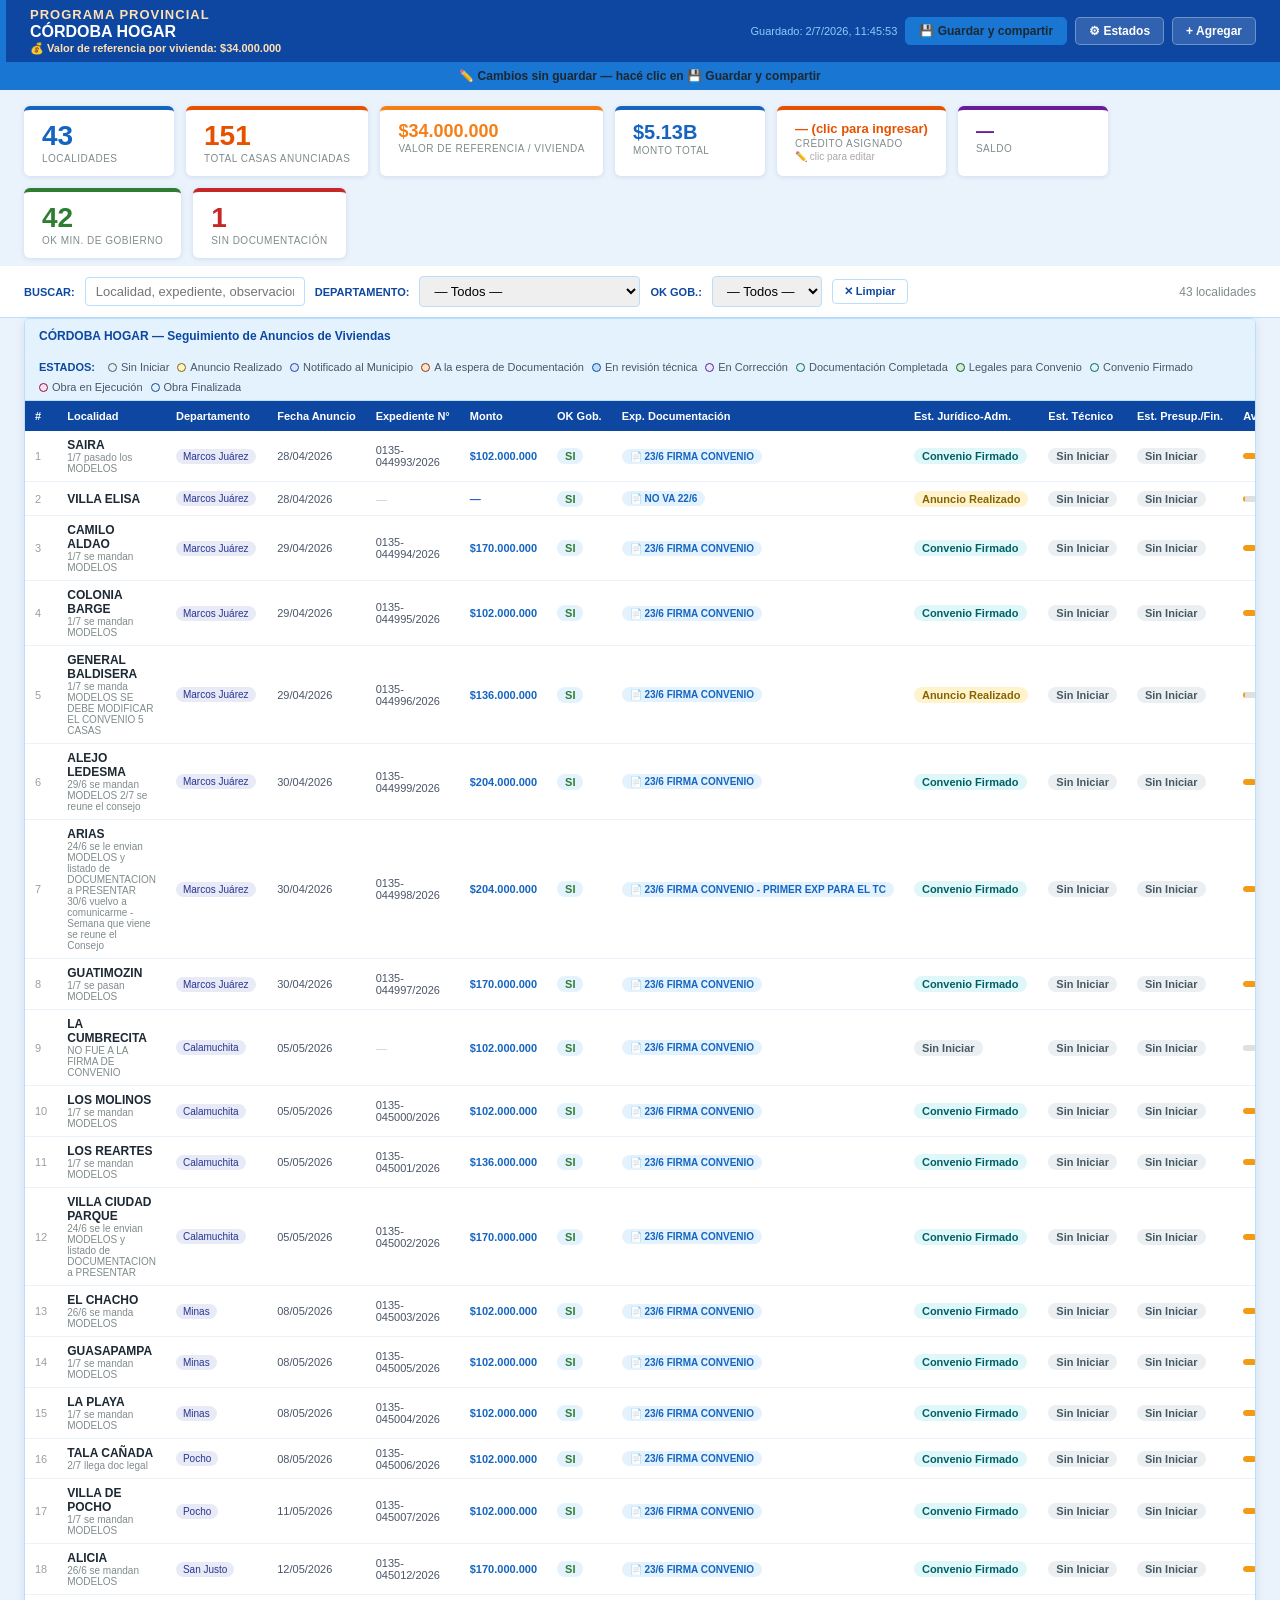
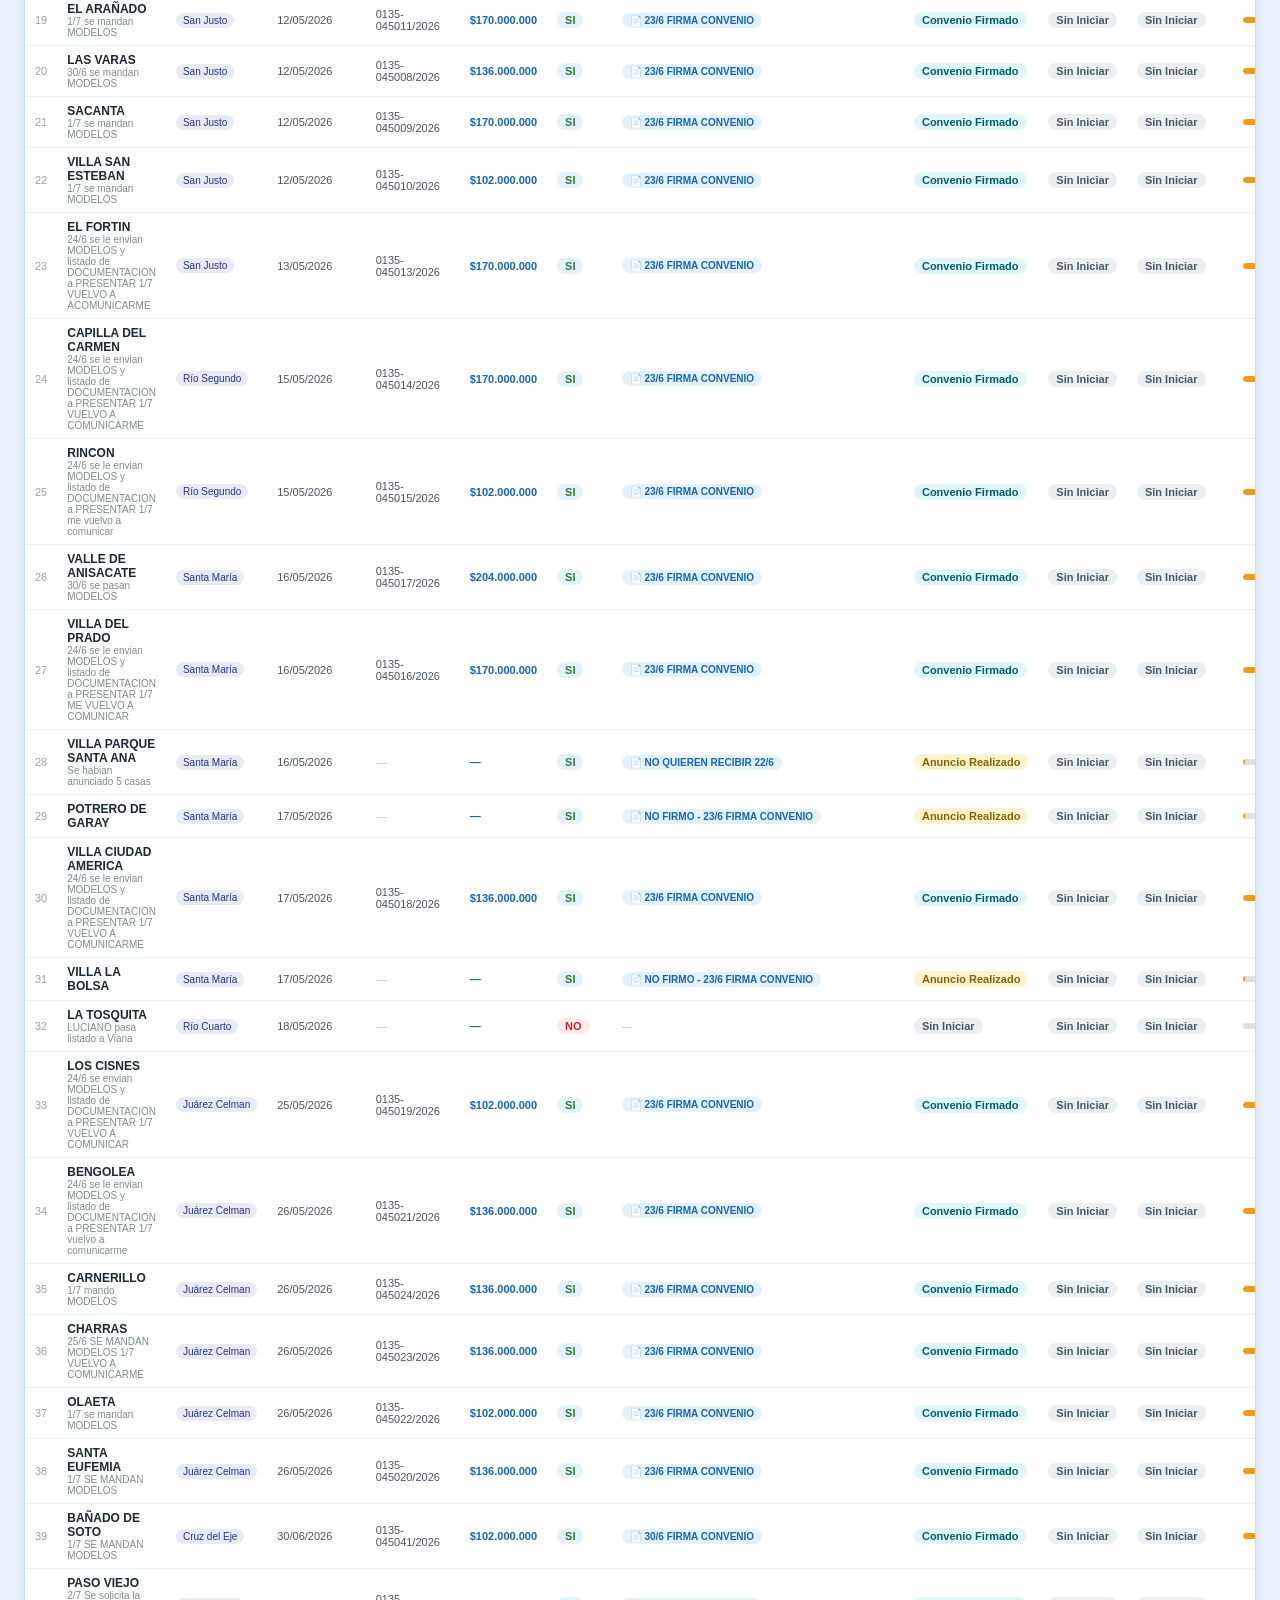
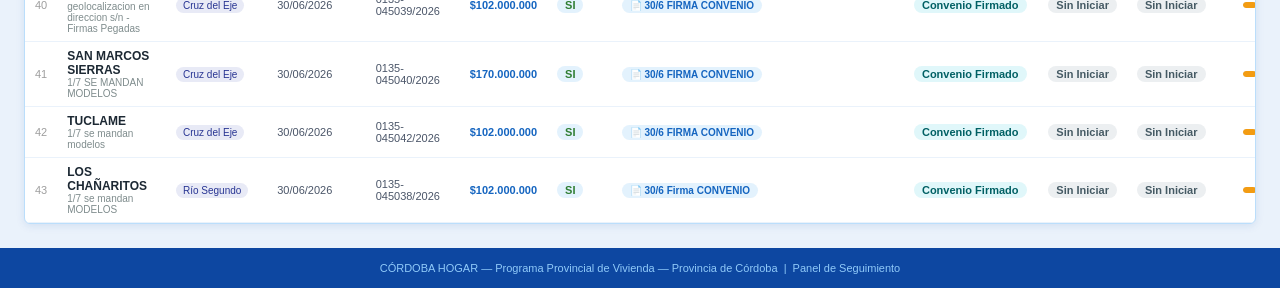
<file: context/areas/secretaria_Vivienda/Panel Cordoba Hogar.html>
<html lang="es"><head>
<meta charset="UTF-8">
<meta name="viewport" content="width=device-width, initial-scale=1.0">
<title>Panel — Córdoba Hogar</title>
<style>
  * { box-sizing: border-box; margin: 0; padding: 0; }
  body { font-family: Calibri, 'Segoe UI', Arial, sans-serif; background: #EAF2FB; color: #1C2833; font-size: 14px; }

  .header { background: #0D47A1; color: #fff; padding: 0 24px; display: flex; align-items: center; gap: 14px; height: 62px; border-left: 6px solid #1976D2; }
  .header-logo  { font-size: 13px; font-weight: 700; color: #FFE0B2; letter-spacing: 1px; line-height: 1.3; }
  .header-title { font-size: 16px; font-weight: 700; color: #fff; }
  .header-right { margin-left: auto; display: flex; align-items: center; gap: 8px; flex-shrink:0; }
  .header-ts    { font-size: 11px; color: #90CAF9; }
  .btn-hdr { background: rgba(255,255,255,0.15); border: 1px solid rgba(255,255,255,0.3); color: #fff; padding: 6px 13px; border-radius: 5px; cursor: pointer; font-size: 12px; font-weight: 600; display:flex; align-items:center; gap:5px; white-space:nowrap; }
  .btn-hdr:hover { background: rgba(255,255,255,0.25); }
  .btn-hdr.save-btn { background: #1976D2; border-color: #1976D2; color: #1C2833; }
  .btn-hdr.save-btn:hover { background: #1565C0; }

  .save-hint { background: #1976D2; color: #1C2833; text-align: center; padding: 7px 16px; font-size: 12px; font-weight: 700; display: none; }
  .save-hint.visible { display: block; }

  .summary { display: flex; gap: 12px; padding: 16px 24px 8px; flex-wrap: wrap; }
  .scard { background: #fff; border-radius: 6px; padding: 12px 18px; min-width: 150px; box-shadow: 0 1px 5px rgba(13,71,161,.12); border-top: 4px solid #1565C0; }
  .scard.monto { border-color: #1565C0; } .scard.ok { border-color: #2E7D32; } .scard.nodoc { border-color: #C62828; }
  .scard .num { font-size: 28px; font-weight: 700; line-height: 1; color: #1565C0; }
  .scard.monto .num { color: #1565C0; font-size: 20px; } .scard.ok .num { color: #2E7D32; } .scard.nodoc .num { color: #C62828; }

  .scard.pres   { border-color: #E65100; cursor:pointer; }
  .scard.saldo  { border-color: #6A1B9A; }
  .scard.pres  .num { color: #E65100; font-size: 18px; }
  .scard.saldo .num { color: #6A1B9A; font-size: 18px; }
  .scard-edit { font-size: 10px; color: #aaa; margin-top:2px; }
  .scard .lbl { font-size: 10px; color: #7F8C8D; margin-top: 3px; text-transform: uppercase; letter-spacing: 0.5px; }

  .filterbar { display: flex; gap: 10px; padding: 10px 24px; background: #fff; border-bottom: 1px solid #BBDEFB; align-items: center; flex-wrap: wrap; }
  .filterbar label { font-size: 11px; font-weight: 700; color: #0D47A1; text-transform: uppercase; }
  .filterbar input, .filterbar select { border: 1px solid #BBDEFB; border-radius: 4px; padding: 6px 10px; font-size: 13px; font-family: inherit; outline: none; }
  .filterbar input:focus, .filterbar select:focus { border-color: #0D47A1; }
  .filterbar input { width: 220px; }
  .filter-count { margin-left: auto; font-size: 12px; color: #7F8C8D; }
  .btn-clear { background: none; border: 1px solid #BBDEFB; color: #0D47A1; padding: 5px 11px; border-radius: 4px; cursor: pointer; font-size: 11px; font-weight: 600; }

  .panel-wrap { background: #fff; margin: 0 24px 24px; border-radius: 6px; box-shadow: 0 2px 8px rgba(13,71,161,.10); border: 1px solid #BBDEFB; overflow: hidden; }
  .panel-toolbar { display: flex; align-items: center; padding: 10px 14px; border-bottom: 1px solid #EAF2FB; background: #E3F2FD; }
  .panel-toolbar h2 { font-size: 12px; color: #0D47A1; flex: 1; font-weight: 700; }
  .legend-wrap { display: flex; flex-wrap: wrap; gap: 8px; padding: 7px 14px; background: #E3F2FD; border-bottom: 1px solid #BBDEFB; }
  .legend-item { display: flex; align-items: center; gap: 4px; font-size: 11px; color: #4A5568; }
  .legend-dot  { width: 9px; height: 9px; border-radius: 50%; flex-shrink: 0; }

  .tbl-wrap { overflow-x: auto; }
  table { width: 100%; border-collapse: collapse; font-size: 12px; }
  thead tr { background: #0D47A1; color: #fff; }
  thead th { padding: 9px 10px; text-align: left; font-weight: 600; font-size: 11px; white-space: nowrap; }
  tbody tr { border-bottom: 1px solid #EAF2FB; }
  tbody tr:hover { background: #FFF8F5; }
  tbody tr.hidden-row { display: none; }
  tbody td { padding: 7px 10px; vertical-align: middle; }

  .badge { display: inline-block; padding: 2px 8px; border-radius: 10px; font-size: 11px; font-weight: 600; white-space: nowrap; }
  .ok-si { background: #E3F2FD; color: #2E7D32; } .ok-no { background: #FFEBEE; color: #C62828; } .ok-tr { background: #FFE0B2; color: #F57F17; }
  .doc-si { background: #E3F2FD; color: #1565C0; font-size: 10px; }
  .avance-wrap { display: flex; align-items: center; gap: 6px; min-width: 80px; }
  .avance-bar  { flex: 1; height: 6px; background: #E0E0E0; border-radius: 3px; overflow: hidden; }
  .avance-fill { height: 100%; border-radius: 3px; }
  .avance-pct  { font-size: 11px; color: #7F8C8D; min-width: 26px; }
  .monto-cell { font-size: 11px; color: #1565C0; font-weight: 600; white-space: nowrap; }
  .depto-tag  { background: #E8EAF6; color: #283593; padding: 2px 7px; border-radius: 10px; font-size: 10px; white-space: nowrap; }
  .casas-cell { font-size: 14px; font-weight: 700; color: #E65100; text-align: center; }
  .btn-icon { background: none; border: none; cursor: pointer; font-size: 13px; padding: 2px 4px; border-radius: 3px; opacity: 0.55; }
  .btn-icon:hover { opacity: 1; background: #EAF2FB; }
  .empty-state { text-align: center; padding: 44px 20px; color: #9E9E9E; font-size: 13px; }

  .modal-overlay { display: none; position: fixed; inset: 0; background: rgba(13,71,161,0.45); z-index: 100; align-items: center; justify-content: center; }
  .modal-overlay.open { display: flex; }
  .modal { background: #fff; border-radius: 8px; width: 740px; max-width: 97vw; max-height: 92vh; overflow-y: auto; box-shadow: 0 8px 30px rgba(0,0,0,0.22); }
  .modal-sm { width: 500px; }
  .modal-header { background: #0D47A1; color: #fff; padding: 14px 18px; border-radius: 8px 8px 0 0; display: flex; align-items: center; gap: 10px; position: sticky; top: 0; z-index: 1; }
  .modal-header h3 { flex: 1; font-size: 14px; }
  .modal-close { background: none; border: none; color: #90CAF9; cursor: pointer; font-size: 20px; line-height: 1; }
  .modal-close:hover { color: #fff; }
  .modal-body { padding: 18px; }
  .modal-footer { padding: 13px 18px; border-top: 1px solid #EAF2FB; display: flex; justify-content: flex-end; gap: 10px; }
  .form-grid { display: grid; grid-template-columns: 1fr 1fr; gap: 12px; }
  .form-group { display: flex; flex-direction: column; gap: 4px; }
  .form-group.full { grid-column: 1 / -1; }
  .form-group label { font-size: 11px; font-weight: 700; color: #4A5568; text-transform: uppercase; letter-spacing: 0.4px; }
  .form-group input, .form-group select, .form-group textarea { border: 1px solid #BBDEFB; border-radius: 4px; padding: 7px 9px; font-size: 13px; font-family: inherit; outline: none; }
  .form-group input:focus, .form-group select:focus, .form-group textarea:focus { border-color: #0D47A1; }
  .sec-title { font-size: 11px; font-weight: 700; text-transform: uppercase; letter-spacing: 0.5px; color: #0D47A1; margin: 14px 0 8px; }
  .estado-grid { display: grid; grid-template-columns: 1fr 1fr 1fr; gap: 9px; }
  .estado-section { background: #E3F2FD; border: 1px solid #BBDEFB; border-radius: 6px; padding: 10px; }
  .estado-section h4 { font-size: 10px; text-transform: uppercase; letter-spacing: 0.5px; color: #0D47A1; margin-bottom: 7px; font-weight: 700; }
  .btn-cancel { background: #EAF2FB; color: #0D47A1; border: 1px solid #BBDEFB; padding: 7px 16px; border-radius: 4px; cursor: pointer; font-size: 13px; font-weight: 600; }
  .btn-save   { background: #0D47A1; color: #fff; border: none; padding: 7px 20px; border-radius: 4px; cursor: pointer; font-size: 13px; font-weight: 600; }
  .btn-save:hover { background: #1565C0; }
  .btn-danger { background: #C62828; color: #fff; border: none; padding: 7px 18px; border-radius: 4px; cursor: pointer; font-size: 13px; font-weight: 600; }

  .estado-list { display: flex; flex-direction: column; gap: 7px; }
  .estado-row { display: flex; align-items: center; gap: 9px; background: #E3F2FD; border: 1px solid #BBDEFB; border-radius: 6px; padding: 9px 11px; }
  .estado-row .swatch { width: 26px; height: 26px; border-radius: 50%; border: 2px solid rgba(0,0,0,0.12); flex-shrink: 0; cursor: pointer; }
  .estado-row input.nombre-estado { flex: 1; border: 1px solid #BBDEFB; border-radius: 4px; padding: 6px 9px; font-size: 13px; font-family: inherit; outline: none; }
  .btn-del-estado { background: none; border: none; cursor: pointer; font-size: 15px; color: #C62828; opacity: 0.6; padding: 3px; }
  .color-picker-wrap { position: relative; }
  .color-grid { display: none; position: absolute; top: 34px; left: 0; z-index: 200; background: #fff; border: 1px solid #BBDEFB; border-radius: 8px; padding: 9px; box-shadow: 0 4px 16px rgba(0,0,0,0.15); grid-template-columns: repeat(5,28px); gap: 5px; }
  .color-grid.open { display: grid; }
  .color-dot { width: 28px; height: 28px; border-radius: 50%; cursor: pointer; border: 2px solid transparent; transition: transform 0.1s; }
  .color-dot:hover { transform: scale(1.15); } .color-dot.selected { border-color: #0D47A1; }
  .add-estado-row { display: flex; align-items: center; gap: 9px; padding: 10px; background: #EAF2FB; border: 2px dashed #BBDEFB; border-radius: 6px; margin-top: 6px; }
  .add-estado-row input { flex: 1; border: 1px solid #BBDEFB; border-radius: 4px; padding: 6px 9px; font-size: 13px; font-family: inherit; outline: none; }
  .btn-add-estado { background: #0D47A1; color: #fff; border: none; padding: 6px 13px; border-radius: 4px; cursor: pointer; font-size: 12px; font-weight: 600; white-space: nowrap; }
  .confirm-overlay { display: none; position: fixed; inset: 0; background: rgba(13,71,161,0.45); z-index: 200; align-items: center; justify-content: center; }
  .confirm-overlay.open { display: flex; }
  .confirm-box { background: #fff; border-radius: 8px; padding: 26px 30px; max-width: 370px; text-align: center; box-shadow: 0 8px 30px rgba(0,0,0,0.2); }
  .confirm-box p { margin-bottom: 18px; color: #4A5568; font-size: 14px; }
  footer { text-align: center; padding: 14px; color: #90CAF9; font-size: 11px; background: #0D47A1; }
</style>
</head>
<body>

<div class="header">
  <div>
    <div class="header-logo">PROGRAMA PROVINCIAL</div>
    <div class="header-title">CÓRDOBA HOGAR</div>
    <div style="font-size:11px;color:#FFE0B2;font-weight:700;margin-top:1px;">💰 Valor de referencia por vivienda: $34.000.000</div>
  </div>
  <div class="header-right">
    <span class="header-ts" id="last-update">Guardado: 1/7/2026, 04:45:09</span>
    <button class="btn-hdr save-btn" onclick="guardarArchivo()">💾 Guardar y compartir</button>
    <button class="btn-hdr" onclick="openEstadosModal()">⚙ Estados</button>
    <button class="btn-hdr" onclick="openModal(null)">+ Agregar</button>
  </div>
</div>
<div class="save-hint visible" id="save-hint">✏️ Cambios sin guardar — hacé clic en <strong>💾 Guardar y compartir</strong></div>

<div class="summary">
  <div class="scard"><div class="num" id="cnt-total">43</div><div class="lbl">Localidades</div></div>
  <div class="scard" style="border-color:#E65100;"><div class="num" id="cnt-casas" style="color:#E65100;">151</div><div class="lbl">Total Casas Anunciadas</div></div>
  <div class="scard" style="border-color:#F57F17;"><div class="num" style="color:#F57F17;font-size:18px;">$34.000.000</div><div class="lbl">Valor de Referencia / Vivienda</div></div>
  <div class="scard monto"><div class="num" id="cnt-monto">$5.13B</div><div class="lbl">Monto Total</div></div>
  <div class="scard pres" onclick="editPresupuesto()" title="Clic para editar el crédito asignado">
    <div class="num" id="cnt-pres" style="font-size: 13px;">— (clic para ingresar)</div>
    <div class="lbl">Crédito Asignado</div>
    <div class="scard-edit">✏️ clic para editar</div>
  </div>
  <div class="scard saldo"><div class="num" id="cnt-saldo">—</div><div class="lbl">Saldo</div></div>
  <div class="scard ok"><div class="num" id="cnt-ok">42</div><div class="lbl">OK Min. de Gobierno</div></div>
  <div class="scard nodoc"><div class="num" id="cnt-nodoc">1</div><div class="lbl">Sin Documentación</div></div>
</div>

<div class="filterbar">
  <label>Buscar:</label>
  <input type="text" id="search-input" placeholder="Localidad, expediente, observaciones..." oninput="applyFilters()">
  <label>Departamento:</label>
  <select id="depto-filter" onchange="applyFilters()">
    <option value="">— Todos —</option>
    <option>Calamuchita</option><option>Capital</option><option>Colón</option>
    <option>Cruz del Eje</option><option>General Roca</option><option>General San Martín</option>
    <option>Ischilín</option><option>Juárez Celman</option><option>Marcos Juárez</option>
    <option>Minas</option><option>Pocho</option><option>Presidente Roque Sáenz Peña</option>
    <option>Punilla</option><option>Río Cuarto</option><option>Río Primero</option>
    <option>Río Seco</option><option>Río Segundo</option><option>San Alberto</option>
    <option>San Javier</option><option>San Justo</option><option>Santa María</option>
    <option>Sobremonte</option><option>Tercero Arriba</option><option>Totoral</option>
    <option>Tulumba</option><option>Unión</option>
  </select>
  <label>OK Gob.:</label>
  <select id="ok-filter" onchange="applyFilters()">
    <option value="">— Todos —</option>
    <option value="SI">SI</option><option value="NO">NO</option>
  </select>
  <button class="btn-clear" onclick="clearFilters()">✕ Limpiar</button>
  <span class="filter-count" id="filter-count">43 localidades</span>
</div>

<div class="panel-wrap">
  <div class="panel-toolbar"><h2>CÓRDOBA HOGAR — Seguimiento de Anuncios de Viviendas</h2></div>
  <div class="legend-wrap" id="legend-main"><span style="font-size:11px;font-weight:700;color:#0D47A1;margin-right:5px;">ESTADOS:</span><span class="legend-item"><span class="legend-dot" style="background:#ECEFF1;border:1px solid #455A64;"></span>Sin Iniciar</span><span class="legend-item"><span class="legend-dot" style="background:#FFF3CD;border:1px solid #856404;"></span>Anuncio Realizado</span><span class="legend-item"><span class="legend-dot" style="background:#DBEAFE;border:1px solid #1E40AF;"></span>Notificado al Municipio</span><span class="legend-item"><span class="legend-dot" style="background:#FFE5D0;border:1px solid #8B3A00;"></span>A la espera de Documentación</span><span class="legend-item"><span class="legend-dot" style="background:#BBDEFB;border:1px solid #0D47A1;"></span>En revisión técnica</span><span class="legend-item"><span class="legend-dot" style="background:#EDE7F6;border:1px solid #4527A0;"></span>En Corrección</span><span class="legend-item"><span class="legend-dot" style="background:#E0F2F1;border:1px solid #00695C;"></span>Documentación Completada</span><span class="legend-item"><span class="legend-dot" style="background:#D4EDDA;border:1px solid #155724;"></span>Legales para Convenio</span><span class="legend-item"><span class="legend-dot" style="background:#E0F7FA;border:1px solid #006064;"></span>Convenio Firmado</span><span class="legend-item"><span class="legend-dot" style="background:#FCE4EC;border:1px solid #880E4F;"></span>Obra en Ejecución</span><span class="legend-item"><span class="legend-dot" style="background:#E3F2FD;border:1px solid #0D47A1;"></span>Obra Finalizada</span></div>
  <div class="tbl-wrap">
    <table>
      <thead><tr>
        <th>#</th><th>Localidad</th><th>Departamento</th><th>Fecha Anuncio</th><th>Expediente N°</th>
        <th>Monto</th>
        <th>OK Gob.</th><th>Exp. Documentación</th>
        <th>Est. Jurídico-Adm.</th><th>Est. Técnico</th><th>Est. Presup./Fin.</th>
        <th>Avance</th><th style="white-space:nowrap;">Cantidad de Casas</th><th></th>
      </tr></thead>
      <tbody id="tbody-main"><tr id="tr-1" class="">
      <td style="color:#9E9E9E;font-size:11px;">1</td>
      <td style="font-weight:700;font-size:12px;">SAIRA<br><span style="font-size:10px;color:#7F8C8D;font-weight:400;">1/7 pasado los MODELOS</span></td>
      <td><span class="depto-tag">Marcos Juárez</span></td>
      <td style="font-size:11px;color:#4A5568;white-space:nowrap;">28/04/2026</td>
      <td style="font-size:11px;color:#4A5568;">0135-044993/2026</td>
      <td class="monto-cell">$102.000.000</td>
      <td><span class="badge ok-si">SI</span></td>
      <td style="font-size:10px;"><span class="badge doc-si">📄 23/6 FIRMA CONVENIO</span></td>
      <td><span class="badge" style="background:#E0F7FA;color:#006064;">Convenio Firmado</span></td>
      <td><span class="badge" style="background:#ECEFF1;color:#455A64;">Sin Iniciar</span></td>
      <td><span class="badge" style="background:#ECEFF1;color:#455A64;">Sin Iniciar</span></td>
      <td><div class="avance-wrap"><div class="avance-bar"><div class="avance-fill" style="width:27%;background:#F39C12;"></div></div><span class="avance-pct">27%</span></div></td>
      <td class="casas-cell">3</td>
      <td style="white-space:nowrap;">
        <button class="btn-icon" onclick="openModal(1)" title="Editar">✏️</button>
        <button class="btn-icon" onclick="askDelete(1)" title="Eliminar">🗑️</button>
      </td>
    </tr><tr id="tr-1781886808370" class="">
      <td style="color:#9E9E9E;font-size:11px;">2</td>
      <td style="font-weight:700;font-size:12px;">VILLA ELISA</td>
      <td><span class="depto-tag">Marcos Juárez</span></td>
      <td style="font-size:11px;color:#4A5568;white-space:nowrap;">28/04/2026</td>
      <td style="font-size:11px;color:#4A5568;"><span style="color:#ccc;">—</span></td>
      <td class="monto-cell">—</td>
      <td><span class="badge ok-si">SI</span></td>
      <td style="font-size:10px;"><span class="badge doc-si">📄 NO VA 22/6</span></td>
      <td><span class="badge" style="background:#FFF3CD;color:#856404;">Anuncio Realizado</span></td>
      <td><span class="badge" style="background:#ECEFF1;color:#455A64;">Sin Iniciar</span></td>
      <td><span class="badge" style="background:#ECEFF1;color:#455A64;">Sin Iniciar</span></td>
      <td><div class="avance-wrap"><div class="avance-bar"><div class="avance-fill" style="width:3%;background:#F39C12;"></div></div><span class="avance-pct">3%</span></div></td>
      <td class="casas-cell">S/D</td>
      <td style="white-space:nowrap;">
        <button class="btn-icon" onclick="openModal(1781886808370)" title="Editar">✏️</button>
        <button class="btn-icon" onclick="askDelete(1781886808370)" title="Eliminar">🗑️</button>
      </td>
    </tr><tr id="tr-1781886911496" class="">
      <td style="color:#9E9E9E;font-size:11px;">3</td>
      <td style="font-weight:700;font-size:12px;">CAMILO ALDAO<br><span style="font-size:10px;color:#7F8C8D;font-weight:400;">1/7 se mandan MODELOS</span></td>
      <td><span class="depto-tag">Marcos Juárez</span></td>
      <td style="font-size:11px;color:#4A5568;white-space:nowrap;">29/04/2026</td>
      <td style="font-size:11px;color:#4A5568;">0135-044994/2026</td>
      <td class="monto-cell">$170.000.000</td>
      <td><span class="badge ok-si">SI</span></td>
      <td style="font-size:10px;"><span class="badge doc-si">📄 23/6 FIRMA CONVENIO</span></td>
      <td><span class="badge" style="background:#E0F7FA;color:#006064;">Convenio Firmado</span></td>
      <td><span class="badge" style="background:#ECEFF1;color:#455A64;">Sin Iniciar</span></td>
      <td><span class="badge" style="background:#ECEFF1;color:#455A64;">Sin Iniciar</span></td>
      <td><div class="avance-wrap"><div class="avance-bar"><div class="avance-fill" style="width:27%;background:#F39C12;"></div></div><span class="avance-pct">27%</span></div></td>
      <td class="casas-cell">5</td>
      <td style="white-space:nowrap;">
        <button class="btn-icon" onclick="openModal(1781886911496)" title="Editar">✏️</button>
        <button class="btn-icon" onclick="askDelete(1781886911496)" title="Eliminar">🗑️</button>
      </td>
    </tr><tr id="tr-1781886976856" class="">
      <td style="color:#9E9E9E;font-size:11px;">4</td>
      <td style="font-weight:700;font-size:12px;">COLONIA BARGE<br><span style="font-size:10px;color:#7F8C8D;font-weight:400;">1/7 se mandan MODELOS</span></td>
      <td><span class="depto-tag">Marcos Juárez</span></td>
      <td style="font-size:11px;color:#4A5568;white-space:nowrap;">29/04/2026</td>
      <td style="font-size:11px;color:#4A5568;">0135-044995/2026</td>
      <td class="monto-cell">$102.000.000</td>
      <td><span class="badge ok-si">SI</span></td>
      <td style="font-size:10px;"><span class="badge doc-si">📄 23/6 FIRMA CONVENIO</span></td>
      <td><span class="badge" style="background:#E0F7FA;color:#006064;">Convenio Firmado</span></td>
      <td><span class="badge" style="background:#ECEFF1;color:#455A64;">Sin Iniciar</span></td>
      <td><span class="badge" style="background:#ECEFF1;color:#455A64;">Sin Iniciar</span></td>
      <td><div class="avance-wrap"><div class="avance-bar"><div class="avance-fill" style="width:27%;background:#F39C12;"></div></div><span class="avance-pct">27%</span></div></td>
      <td class="casas-cell">3</td>
      <td style="white-space:nowrap;">
        <button class="btn-icon" onclick="openModal(1781886976856)" title="Editar">✏️</button>
        <button class="btn-icon" onclick="askDelete(1781886976856)" title="Eliminar">🗑️</button>
      </td>
    </tr><tr id="tr-1781887368276" class="">
      <td style="color:#9E9E9E;font-size:11px;">5</td>
      <td style="font-weight:700;font-size:12px;">GENERAL BALDISERA<br><span style="font-size:10px;color:#7F8C8D;font-weight:400;">1/7 se manda MODELOS
SE DEBE MODIFICAR EL CONVENIO 5 CASAS</span></td>
      <td><span class="depto-tag">Marcos Juárez</span></td>
      <td style="font-size:11px;color:#4A5568;white-space:nowrap;">29/04/2026</td>
      <td style="font-size:11px;color:#4A5568;">0135-044996/2026</td>
      <td class="monto-cell">$136.000.000</td>
      <td><span class="badge ok-si">SI</span></td>
      <td style="font-size:10px;"><span class="badge doc-si">📄 23/6 FIRMA CONVENIO</span></td>
      <td><span class="badge" style="background:#FFF3CD;color:#856404;">Anuncio Realizado</span></td>
      <td><span class="badge" style="background:#ECEFF1;color:#455A64;">Sin Iniciar</span></td>
      <td><span class="badge" style="background:#ECEFF1;color:#455A64;">Sin Iniciar</span></td>
      <td><div class="avance-wrap"><div class="avance-bar"><div class="avance-fill" style="width:3%;background:#F39C12;"></div></div><span class="avance-pct">3%</span></div></td>
      <td class="casas-cell">4</td>
      <td style="white-space:nowrap;">
        <button class="btn-icon" onclick="openModal(1781887368276)" title="Editar">✏️</button>
        <button class="btn-icon" onclick="askDelete(1781887368276)" title="Eliminar">🗑️</button>
      </td>
    </tr><tr id="tr-4" class="">
      <td style="color:#9E9E9E;font-size:11px;">6</td>
      <td style="font-weight:700;font-size:12px;">ALEJO LEDESMA<br><span style="font-size:10px;color:#7F8C8D;font-weight:400;">29/6 se mandan MODELOS
2/7 se reune el consejo</span></td>
      <td><span class="depto-tag">Marcos Juárez</span></td>
      <td style="font-size:11px;color:#4A5568;white-space:nowrap;">30/04/2026</td>
      <td style="font-size:11px;color:#4A5568;">0135-044999/2026</td>
      <td class="monto-cell">$204.000.000</td>
      <td><span class="badge ok-si">SI</span></td>
      <td style="font-size:10px;"><span class="badge doc-si">📄 23/6 FIRMA CONVENIO</span></td>
      <td><span class="badge" style="background:#E0F7FA;color:#006064;">Convenio Firmado</span></td>
      <td><span class="badge" style="background:#ECEFF1;color:#455A64;">Sin Iniciar</span></td>
      <td><span class="badge" style="background:#ECEFF1;color:#455A64;">Sin Iniciar</span></td>
      <td><div class="avance-wrap"><div class="avance-bar"><div class="avance-fill" style="width:27%;background:#F39C12;"></div></div><span class="avance-pct">27%</span></div></td>
      <td class="casas-cell">6</td>
      <td style="white-space:nowrap;">
        <button class="btn-icon" onclick="openModal(4)" title="Editar">✏️</button>
        <button class="btn-icon" onclick="askDelete(4)" title="Eliminar">🗑️</button>
      </td>
    </tr><tr id="tr-3" class="">
      <td style="color:#9E9E9E;font-size:11px;">7</td>
      <td style="font-weight:700;font-size:12px;">ARIAS<br><span style="font-size:10px;color:#7F8C8D;font-weight:400;">24/6 se le envian MODELOS y listado de DOCUMENTACION a PRESENTAR
30/6 vuelvo a comunicarme - Semana que viene se reune el Consejo</span></td>
      <td><span class="depto-tag">Marcos Juárez</span></td>
      <td style="font-size:11px;color:#4A5568;white-space:nowrap;">30/04/2026</td>
      <td style="font-size:11px;color:#4A5568;">0135-044998/2026</td>
      <td class="monto-cell">$204.000.000</td>
      <td><span class="badge ok-si">SI</span></td>
      <td style="font-size:10px;"><span class="badge doc-si">📄 23/6 FIRMA CONVENIO - PRIMER EXP PARA EL TC</span></td>
      <td><span class="badge" style="background:#E0F7FA;color:#006064;">Convenio Firmado</span></td>
      <td><span class="badge" style="background:#ECEFF1;color:#455A64;">Sin Iniciar</span></td>
      <td><span class="badge" style="background:#ECEFF1;color:#455A64;">Sin Iniciar</span></td>
      <td><div class="avance-wrap"><div class="avance-bar"><div class="avance-fill" style="width:27%;background:#F39C12;"></div></div><span class="avance-pct">27%</span></div></td>
      <td class="casas-cell">6</td>
      <td style="white-space:nowrap;">
        <button class="btn-icon" onclick="openModal(3)" title="Editar">✏️</button>
        <button class="btn-icon" onclick="askDelete(3)" title="Eliminar">🗑️</button>
      </td>
    </tr><tr id="tr-2" class="">
      <td style="color:#9E9E9E;font-size:11px;">8</td>
      <td style="font-weight:700;font-size:12px;">GUATIMOZIN<br><span style="font-size:10px;color:#7F8C8D;font-weight:400;">1/7 se pasan MODELOS</span></td>
      <td><span class="depto-tag">Marcos Juárez</span></td>
      <td style="font-size:11px;color:#4A5568;white-space:nowrap;">30/04/2026</td>
      <td style="font-size:11px;color:#4A5568;">0135-044997/2026</td>
      <td class="monto-cell">$170.000.000</td>
      <td><span class="badge ok-si">SI</span></td>
      <td style="font-size:10px;"><span class="badge doc-si">📄 23/6 FIRMA CONVENIO</span></td>
      <td><span class="badge" style="background:#E0F7FA;color:#006064;">Convenio Firmado</span></td>
      <td><span class="badge" style="background:#ECEFF1;color:#455A64;">Sin Iniciar</span></td>
      <td><span class="badge" style="background:#ECEFF1;color:#455A64;">Sin Iniciar</span></td>
      <td><div class="avance-wrap"><div class="avance-bar"><div class="avance-fill" style="width:27%;background:#F39C12;"></div></div><span class="avance-pct">27%</span></div></td>
      <td class="casas-cell">5</td>
      <td style="white-space:nowrap;">
        <button class="btn-icon" onclick="openModal(2)" title="Editar">✏️</button>
        <button class="btn-icon" onclick="askDelete(2)" title="Eliminar">🗑️</button>
      </td>
    </tr><tr id="tr-1781879415867" class="">
      <td style="color:#9E9E9E;font-size:11px;">9</td>
      <td style="font-weight:700;font-size:12px;">LA CUMBRECITA<br><span style="font-size:10px;color:#7F8C8D;font-weight:400;">NO FUE A LA FIRMA DE CONVENIO</span></td>
      <td><span class="depto-tag">Calamuchita</span></td>
      <td style="font-size:11px;color:#4A5568;white-space:nowrap;">05/05/2026</td>
      <td style="font-size:11px;color:#4A5568;"><span style="color:#ccc;">—</span></td>
      <td class="monto-cell">$102.000.000</td>
      <td><span class="badge ok-si">SI</span></td>
      <td style="font-size:10px;"><span class="badge doc-si">📄 23/6 FIRMA CONVENIO</span></td>
      <td><span class="badge" style="background:#ECEFF1;color:#455A64;">Sin Iniciar</span></td>
      <td><span class="badge" style="background:#ECEFF1;color:#455A64;">Sin Iniciar</span></td>
      <td><span class="badge" style="background:#ECEFF1;color:#455A64;">Sin Iniciar</span></td>
      <td><div class="avance-wrap"><div class="avance-bar"><div class="avance-fill" style="width:0%;background:#9E9E9E;"></div></div><span class="avance-pct">0%</span></div></td>
      <td class="casas-cell">3</td>
      <td style="white-space:nowrap;">
        <button class="btn-icon" onclick="openModal(1781879415867)" title="Editar">✏️</button>
        <button class="btn-icon" onclick="askDelete(1781879415867)" title="Eliminar">🗑️</button>
      </td>
    </tr><tr id="tr-1781879462106" class="">
      <td style="color:#9E9E9E;font-size:11px;">10</td>
      <td style="font-weight:700;font-size:12px;">LOS MOLINOS<br><span style="font-size:10px;color:#7F8C8D;font-weight:400;">1/7 se mandan MODELOS</span></td>
      <td><span class="depto-tag">Calamuchita</span></td>
      <td style="font-size:11px;color:#4A5568;white-space:nowrap;">05/05/2026</td>
      <td style="font-size:11px;color:#4A5568;">0135-045000/2026</td>
      <td class="monto-cell">$102.000.000</td>
      <td><span class="badge ok-si">SI</span></td>
      <td style="font-size:10px;"><span class="badge doc-si">📄 23/6 FIRMA CONVENIO</span></td>
      <td><span class="badge" style="background:#E0F7FA;color:#006064;">Convenio Firmado</span></td>
      <td><span class="badge" style="background:#ECEFF1;color:#455A64;">Sin Iniciar</span></td>
      <td><span class="badge" style="background:#ECEFF1;color:#455A64;">Sin Iniciar</span></td>
      <td><div class="avance-wrap"><div class="avance-bar"><div class="avance-fill" style="width:27%;background:#F39C12;"></div></div><span class="avance-pct">27%</span></div></td>
      <td class="casas-cell">3</td>
      <td style="white-space:nowrap;">
        <button class="btn-icon" onclick="openModal(1781879462106)" title="Editar">✏️</button>
        <button class="btn-icon" onclick="askDelete(1781879462106)" title="Eliminar">🗑️</button>
      </td>
    </tr><tr id="tr-1781888872242" class="">
      <td style="color:#9E9E9E;font-size:11px;">11</td>
      <td style="font-weight:700;font-size:12px;">LOS REARTES<br><span style="font-size:10px;color:#7F8C8D;font-weight:400;">1/7 se mandan MODELOS</span></td>
      <td><span class="depto-tag">Calamuchita</span></td>
      <td style="font-size:11px;color:#4A5568;white-space:nowrap;">05/05/2026</td>
      <td style="font-size:11px;color:#4A5568;">0135-045001/2026</td>
      <td class="monto-cell">$136.000.000</td>
      <td><span class="badge ok-si">SI</span></td>
      <td style="font-size:10px;"><span class="badge doc-si">📄 23/6 FIRMA CONVENIO</span></td>
      <td><span class="badge" style="background:#E0F7FA;color:#006064;">Convenio Firmado</span></td>
      <td><span class="badge" style="background:#ECEFF1;color:#455A64;">Sin Iniciar</span></td>
      <td><span class="badge" style="background:#ECEFF1;color:#455A64;">Sin Iniciar</span></td>
      <td><div class="avance-wrap"><div class="avance-bar"><div class="avance-fill" style="width:27%;background:#F39C12;"></div></div><span class="avance-pct">27%</span></div></td>
      <td class="casas-cell">4</td>
      <td style="white-space:nowrap;">
        <button class="btn-icon" onclick="openModal(1781888872242)" title="Editar">✏️</button>
        <button class="btn-icon" onclick="askDelete(1781888872242)" title="Eliminar">🗑️</button>
      </td>
    </tr><tr id="tr-1781879509332" class="">
      <td style="color:#9E9E9E;font-size:11px;">12</td>
      <td style="font-weight:700;font-size:12px;">VILLA CIUDAD PARQUE<br><span style="font-size:10px;color:#7F8C8D;font-weight:400;">24/6 se le envian MODELOS y listado de DOCUMENTACION a PRESENTAR</span></td>
      <td><span class="depto-tag">Calamuchita</span></td>
      <td style="font-size:11px;color:#4A5568;white-space:nowrap;">05/05/2026</td>
      <td style="font-size:11px;color:#4A5568;">0135-045002/2026</td>
      <td class="monto-cell">$170.000.000</td>
      <td><span class="badge ok-si">SI</span></td>
      <td style="font-size:10px;"><span class="badge doc-si">📄 23/6 FIRMA CONVENIO</span></td>
      <td><span class="badge" style="background:#E0F7FA;color:#006064;">Convenio Firmado</span></td>
      <td><span class="badge" style="background:#ECEFF1;color:#455A64;">Sin Iniciar</span></td>
      <td><span class="badge" style="background:#ECEFF1;color:#455A64;">Sin Iniciar</span></td>
      <td><div class="avance-wrap"><div class="avance-bar"><div class="avance-fill" style="width:27%;background:#F39C12;"></div></div><span class="avance-pct">27%</span></div></td>
      <td class="casas-cell">5</td>
      <td style="white-space:nowrap;">
        <button class="btn-icon" onclick="openModal(1781879509332)" title="Editar">✏️</button>
        <button class="btn-icon" onclick="askDelete(1781879509332)" title="Eliminar">🗑️</button>
      </td>
    </tr><tr id="tr-5" class="">
      <td style="color:#9E9E9E;font-size:11px;">13</td>
      <td style="font-weight:700;font-size:12px;">EL CHACHO<br><span style="font-size:10px;color:#7F8C8D;font-weight:400;">26/6 se manda MODELOS</span></td>
      <td><span class="depto-tag">Minas</span></td>
      <td style="font-size:11px;color:#4A5568;white-space:nowrap;">08/05/2026</td>
      <td style="font-size:11px;color:#4A5568;">0135-045003/2026</td>
      <td class="monto-cell">$102.000.000</td>
      <td><span class="badge ok-si">SI</span></td>
      <td style="font-size:10px;"><span class="badge doc-si">📄 23/6 FIRMA CONVENIO</span></td>
      <td><span class="badge" style="background:#E0F7FA;color:#006064;">Convenio Firmado</span></td>
      <td><span class="badge" style="background:#ECEFF1;color:#455A64;">Sin Iniciar</span></td>
      <td><span class="badge" style="background:#ECEFF1;color:#455A64;">Sin Iniciar</span></td>
      <td><div class="avance-wrap"><div class="avance-bar"><div class="avance-fill" style="width:27%;background:#F39C12;"></div></div><span class="avance-pct">27%</span></div></td>
      <td class="casas-cell">3</td>
      <td style="white-space:nowrap;">
        <button class="btn-icon" onclick="openModal(5)" title="Editar">✏️</button>
        <button class="btn-icon" onclick="askDelete(5)" title="Eliminar">🗑️</button>
      </td>
    </tr><tr id="tr-7" class="">
      <td style="color:#9E9E9E;font-size:11px;">14</td>
      <td style="font-weight:700;font-size:12px;">GUASAPAMPA<br><span style="font-size:10px;color:#7F8C8D;font-weight:400;">1/7 se mandan MODELOS</span></td>
      <td><span class="depto-tag">Minas</span></td>
      <td style="font-size:11px;color:#4A5568;white-space:nowrap;">08/05/2026</td>
      <td style="font-size:11px;color:#4A5568;">0135-045005/2026</td>
      <td class="monto-cell">$102.000.000</td>
      <td><span class="badge ok-si">SI</span></td>
      <td style="font-size:10px;"><span class="badge doc-si">📄 23/6 FIRMA CONVENIO</span></td>
      <td><span class="badge" style="background:#E0F7FA;color:#006064;">Convenio Firmado</span></td>
      <td><span class="badge" style="background:#ECEFF1;color:#455A64;">Sin Iniciar</span></td>
      <td><span class="badge" style="background:#ECEFF1;color:#455A64;">Sin Iniciar</span></td>
      <td><div class="avance-wrap"><div class="avance-bar"><div class="avance-fill" style="width:27%;background:#F39C12;"></div></div><span class="avance-pct">27%</span></div></td>
      <td class="casas-cell">3</td>
      <td style="white-space:nowrap;">
        <button class="btn-icon" onclick="openModal(7)" title="Editar">✏️</button>
        <button class="btn-icon" onclick="askDelete(7)" title="Eliminar">🗑️</button>
      </td>
    </tr><tr id="tr-6" class="">
      <td style="color:#9E9E9E;font-size:11px;">15</td>
      <td style="font-weight:700;font-size:12px;">LA PLAYA<br><span style="font-size:10px;color:#7F8C8D;font-weight:400;">1/7 se mandan MODELOS</span></td>
      <td><span class="depto-tag">Minas</span></td>
      <td style="font-size:11px;color:#4A5568;white-space:nowrap;">08/05/2026</td>
      <td style="font-size:11px;color:#4A5568;">0135-045004/2026</td>
      <td class="monto-cell">$102.000.000</td>
      <td><span class="badge ok-si">SI</span></td>
      <td style="font-size:10px;"><span class="badge doc-si">📄 23/6 FIRMA CONVENIO</span></td>
      <td><span class="badge" style="background:#E0F7FA;color:#006064;">Convenio Firmado</span></td>
      <td><span class="badge" style="background:#ECEFF1;color:#455A64;">Sin Iniciar</span></td>
      <td><span class="badge" style="background:#ECEFF1;color:#455A64;">Sin Iniciar</span></td>
      <td><div class="avance-wrap"><div class="avance-bar"><div class="avance-fill" style="width:27%;background:#F39C12;"></div></div><span class="avance-pct">27%</span></div></td>
      <td class="casas-cell">3</td>
      <td style="white-space:nowrap;">
        <button class="btn-icon" onclick="openModal(6)" title="Editar">✏️</button>
        <button class="btn-icon" onclick="askDelete(6)" title="Eliminar">🗑️</button>
      </td>
    </tr><tr id="tr-8">
      <td style="color:#9E9E9E;font-size:11px;">16</td>
      <td style="font-weight:700;font-size:12px;">TALA CAÑADA<br><span style="font-size:10px;color:#7F8C8D;font-weight:400;">2/7 llega doc legal</span></td>
      <td><span class="depto-tag">Pocho</span></td>
      <td style="font-size:11px;color:#4A5568;white-space:nowrap;">08/05/2026</td>
      <td style="font-size:11px;color:#4A5568;">0135-045006/2026</td>
      <td class="monto-cell">$102.000.000</td>
      <td><span class="badge ok-si">SI</span></td>
      <td style="font-size:10px;"><span class="badge doc-si">📄 23/6 FIRMA CONVENIO</span></td>
      <td><span class="badge" style="background:#E0F7FA;color:#006064;">Convenio Firmado</span></td>
      <td><span class="badge" style="background:#ECEFF1;color:#455A64;">Sin Iniciar</span></td>
      <td><span class="badge" style="background:#ECEFF1;color:#455A64;">Sin Iniciar</span></td>
      <td><div class="avance-wrap"><div class="avance-bar"><div class="avance-fill" style="width:27%;background:#F39C12;"></div></div><span class="avance-pct">27%</span></div></td>
      <td class="casas-cell">3</td>
      <td style="white-space:nowrap;">
        <button class="btn-icon" onclick="openModal(8)" title="Editar">✏️</button>
        <button class="btn-icon" onclick="askDelete(8)" title="Eliminar">🗑️</button>
      </td>
    </tr><tr id="tr-9" class="">
      <td style="color:#9E9E9E;font-size:11px;">17</td>
      <td style="font-weight:700;font-size:12px;">VILLA DE POCHO<br><span style="font-size:10px;color:#7F8C8D;font-weight:400;">1/7 se mandan MODELOS</span></td>
      <td><span class="depto-tag">Pocho</span></td>
      <td style="font-size:11px;color:#4A5568;white-space:nowrap;">11/05/2026</td>
      <td style="font-size:11px;color:#4A5568;">0135-045007/2026</td>
      <td class="monto-cell">$102.000.000</td>
      <td><span class="badge ok-si">SI</span></td>
      <td style="font-size:10px;"><span class="badge doc-si">📄 23/6 FIRMA CONVENIO</span></td>
      <td><span class="badge" style="background:#E0F7FA;color:#006064;">Convenio Firmado</span></td>
      <td><span class="badge" style="background:#ECEFF1;color:#455A64;">Sin Iniciar</span></td>
      <td><span class="badge" style="background:#ECEFF1;color:#455A64;">Sin Iniciar</span></td>
      <td><div class="avance-wrap"><div class="avance-bar"><div class="avance-fill" style="width:27%;background:#F39C12;"></div></div><span class="avance-pct">27%</span></div></td>
      <td class="casas-cell">3</td>
      <td style="white-space:nowrap;">
        <button class="btn-icon" onclick="openModal(9)" title="Editar">✏️</button>
        <button class="btn-icon" onclick="askDelete(9)" title="Eliminar">🗑️</button>
      </td>
    </tr><tr id="tr-14" class="">
      <td style="color:#9E9E9E;font-size:11px;">18</td>
      <td style="font-weight:700;font-size:12px;">ALICIA<br><span style="font-size:10px;color:#7F8C8D;font-weight:400;">26/6 se mandan MODELOS</span></td>
      <td><span class="depto-tag">San Justo</span></td>
      <td style="font-size:11px;color:#4A5568;white-space:nowrap;">12/05/2026</td>
      <td style="font-size:11px;color:#4A5568;">0135-045012/2026</td>
      <td class="monto-cell">$170.000.000</td>
      <td><span class="badge ok-si">SI</span></td>
      <td style="font-size:10px;"><span class="badge doc-si">📄 23/6 FIRMA CONVENIO</span></td>
      <td><span class="badge" style="background:#E0F7FA;color:#006064;">Convenio Firmado</span></td>
      <td><span class="badge" style="background:#ECEFF1;color:#455A64;">Sin Iniciar</span></td>
      <td><span class="badge" style="background:#ECEFF1;color:#455A64;">Sin Iniciar</span></td>
      <td><div class="avance-wrap"><div class="avance-bar"><div class="avance-fill" style="width:27%;background:#F39C12;"></div></div><span class="avance-pct">27%</span></div></td>
      <td class="casas-cell">5</td>
      <td style="white-space:nowrap;">
        <button class="btn-icon" onclick="openModal(14)" title="Editar">✏️</button>
        <button class="btn-icon" onclick="askDelete(14)" title="Eliminar">🗑️</button>
      </td>
    </tr><tr id="tr-13" class="">
      <td style="color:#9E9E9E;font-size:11px;">19</td>
      <td style="font-weight:700;font-size:12px;">EL ARAÑADO<br><span style="font-size:10px;color:#7F8C8D;font-weight:400;">1/7 se mandan MODELOS</span></td>
      <td><span class="depto-tag">San Justo</span></td>
      <td style="font-size:11px;color:#4A5568;white-space:nowrap;">12/05/2026</td>
      <td style="font-size:11px;color:#4A5568;">0135-045011/2026</td>
      <td class="monto-cell">$170.000.000</td>
      <td><span class="badge ok-si">SI</span></td>
      <td style="font-size:10px;"><span class="badge doc-si">📄 23/6 FIRMA CONVENIO</span></td>
      <td><span class="badge" style="background:#E0F7FA;color:#006064;">Convenio Firmado</span></td>
      <td><span class="badge" style="background:#ECEFF1;color:#455A64;">Sin Iniciar</span></td>
      <td><span class="badge" style="background:#ECEFF1;color:#455A64;">Sin Iniciar</span></td>
      <td><div class="avance-wrap"><div class="avance-bar"><div class="avance-fill" style="width:27%;background:#F39C12;"></div></div><span class="avance-pct">27%</span></div></td>
      <td class="casas-cell">5</td>
      <td style="white-space:nowrap;">
        <button class="btn-icon" onclick="openModal(13)" title="Editar">✏️</button>
        <button class="btn-icon" onclick="askDelete(13)" title="Eliminar">🗑️</button>
      </td>
    </tr><tr id="tr-10" class="">
      <td style="color:#9E9E9E;font-size:11px;">20</td>
      <td style="font-weight:700;font-size:12px;">LAS VARAS<br><span style="font-size:10px;color:#7F8C8D;font-weight:400;">30/6 se mandan MODELOS</span></td>
      <td><span class="depto-tag">San Justo</span></td>
      <td style="font-size:11px;color:#4A5568;white-space:nowrap;">12/05/2026</td>
      <td style="font-size:11px;color:#4A5568;">0135-045008/2026</td>
      <td class="monto-cell">$136.000.000</td>
      <td><span class="badge ok-si">SI</span></td>
      <td style="font-size:10px;"><span class="badge doc-si">📄 23/6 FIRMA CONVENIO</span></td>
      <td><span class="badge" style="background:#E0F7FA;color:#006064;">Convenio Firmado</span></td>
      <td><span class="badge" style="background:#ECEFF1;color:#455A64;">Sin Iniciar</span></td>
      <td><span class="badge" style="background:#ECEFF1;color:#455A64;">Sin Iniciar</span></td>
      <td><div class="avance-wrap"><div class="avance-bar"><div class="avance-fill" style="width:27%;background:#F39C12;"></div></div><span class="avance-pct">27%</span></div></td>
      <td class="casas-cell">4</td>
      <td style="white-space:nowrap;">
        <button class="btn-icon" onclick="openModal(10)" title="Editar">✏️</button>
        <button class="btn-icon" onclick="askDelete(10)" title="Eliminar">🗑️</button>
      </td>
    </tr><tr id="tr-11" class="">
      <td style="color:#9E9E9E;font-size:11px;">21</td>
      <td style="font-weight:700;font-size:12px;">SACANTA<br><span style="font-size:10px;color:#7F8C8D;font-weight:400;">1/7 se mandan MODELOS</span></td>
      <td><span class="depto-tag">San Justo</span></td>
      <td style="font-size:11px;color:#4A5568;white-space:nowrap;">12/05/2026</td>
      <td style="font-size:11px;color:#4A5568;">0135-045009/2026</td>
      <td class="monto-cell">$170.000.000</td>
      <td><span class="badge ok-si">SI</span></td>
      <td style="font-size:10px;"><span class="badge doc-si">📄 23/6 FIRMA CONVENIO</span></td>
      <td><span class="badge" style="background:#E0F7FA;color:#006064;">Convenio Firmado</span></td>
      <td><span class="badge" style="background:#ECEFF1;color:#455A64;">Sin Iniciar</span></td>
      <td><span class="badge" style="background:#ECEFF1;color:#455A64;">Sin Iniciar</span></td>
      <td><div class="avance-wrap"><div class="avance-bar"><div class="avance-fill" style="width:27%;background:#F39C12;"></div></div><span class="avance-pct">27%</span></div></td>
      <td class="casas-cell">5</td>
      <td style="white-space:nowrap;">
        <button class="btn-icon" onclick="openModal(11)" title="Editar">✏️</button>
        <button class="btn-icon" onclick="askDelete(11)" title="Eliminar">🗑️</button>
      </td>
    </tr><tr id="tr-12" class="">
      <td style="color:#9E9E9E;font-size:11px;">22</td>
      <td style="font-weight:700;font-size:12px;">VILLA SAN ESTEBAN<br><span style="font-size:10px;color:#7F8C8D;font-weight:400;">1/7 se mandan MODELOS</span></td>
      <td><span class="depto-tag">San Justo</span></td>
      <td style="font-size:11px;color:#4A5568;white-space:nowrap;">12/05/2026</td>
      <td style="font-size:11px;color:#4A5568;">0135-045010/2026</td>
      <td class="monto-cell">$102.000.000</td>
      <td><span class="badge ok-si">SI</span></td>
      <td style="font-size:10px;"><span class="badge doc-si">📄 23/6 FIRMA CONVENIO</span></td>
      <td><span class="badge" style="background:#E0F7FA;color:#006064;">Convenio Firmado</span></td>
      <td><span class="badge" style="background:#ECEFF1;color:#455A64;">Sin Iniciar</span></td>
      <td><span class="badge" style="background:#ECEFF1;color:#455A64;">Sin Iniciar</span></td>
      <td><div class="avance-wrap"><div class="avance-bar"><div class="avance-fill" style="width:27%;background:#F39C12;"></div></div><span class="avance-pct">27%</span></div></td>
      <td class="casas-cell">3</td>
      <td style="white-space:nowrap;">
        <button class="btn-icon" onclick="openModal(12)" title="Editar">✏️</button>
        <button class="btn-icon" onclick="askDelete(12)" title="Eliminar">🗑️</button>
      </td>
    </tr><tr id="tr-15" class="">
      <td style="color:#9E9E9E;font-size:11px;">23</td>
      <td style="font-weight:700;font-size:12px;">EL FORTIN<br><span style="font-size:10px;color:#7F8C8D;font-weight:400;">24/6 se le envian MODELOS y listado de DOCUMENTACION a PRESENTAR
1/7 VUELVO A ACOMUNICARME</span></td>
      <td><span class="depto-tag">San Justo</span></td>
      <td style="font-size:11px;color:#4A5568;white-space:nowrap;">13/05/2026</td>
      <td style="font-size:11px;color:#4A5568;">0135-045013/2026</td>
      <td class="monto-cell">$170.000.000</td>
      <td><span class="badge ok-si">SI</span></td>
      <td style="font-size:10px;"><span class="badge doc-si">📄 23/6 FIRMA CONVENIO</span></td>
      <td><span class="badge" style="background:#E0F7FA;color:#006064;">Convenio Firmado</span></td>
      <td><span class="badge" style="background:#ECEFF1;color:#455A64;">Sin Iniciar</span></td>
      <td><span class="badge" style="background:#ECEFF1;color:#455A64;">Sin Iniciar</span></td>
      <td><div class="avance-wrap"><div class="avance-bar"><div class="avance-fill" style="width:27%;background:#F39C12;"></div></div><span class="avance-pct">27%</span></div></td>
      <td class="casas-cell">5</td>
      <td style="white-space:nowrap;">
        <button class="btn-icon" onclick="openModal(15)" title="Editar">✏️</button>
        <button class="btn-icon" onclick="askDelete(15)" title="Eliminar">🗑️</button>
      </td>
    </tr><tr id="tr-16" class="">
      <td style="color:#9E9E9E;font-size:11px;">24</td>
      <td style="font-weight:700;font-size:12px;">CAPILLA DEL CARMEN<br><span style="font-size:10px;color:#7F8C8D;font-weight:400;">24/6 se le envian MODELOS y listado de DOCUMENTACION a PRESENTAR
1/7 VUELVO A COMUNICARME</span></td>
      <td><span class="depto-tag">Río Segundo</span></td>
      <td style="font-size:11px;color:#4A5568;white-space:nowrap;">15/05/2026</td>
      <td style="font-size:11px;color:#4A5568;">0135-045014/2026</td>
      <td class="monto-cell">$170.000.000</td>
      <td><span class="badge ok-si">SI</span></td>
      <td style="font-size:10px;"><span class="badge doc-si">📄 23/6 FIRMA CONVENIO</span></td>
      <td><span class="badge" style="background:#E0F7FA;color:#006064;">Convenio Firmado</span></td>
      <td><span class="badge" style="background:#ECEFF1;color:#455A64;">Sin Iniciar</span></td>
      <td><span class="badge" style="background:#ECEFF1;color:#455A64;">Sin Iniciar</span></td>
      <td><div class="avance-wrap"><div class="avance-bar"><div class="avance-fill" style="width:27%;background:#F39C12;"></div></div><span class="avance-pct">27%</span></div></td>
      <td class="casas-cell">5</td>
      <td style="white-space:nowrap;">
        <button class="btn-icon" onclick="openModal(16)" title="Editar">✏️</button>
        <button class="btn-icon" onclick="askDelete(16)" title="Eliminar">🗑️</button>
      </td>
    </tr><tr id="tr-18" class="">
      <td style="color:#9E9E9E;font-size:11px;">25</td>
      <td style="font-weight:700;font-size:12px;">RINCON<br><span style="font-size:10px;color:#7F8C8D;font-weight:400;">24/6 se le envian MODELOS y listado de DOCUMENTACION a PRESENTAR
1/7 me vuelvo a comunicar</span></td>
      <td><span class="depto-tag">Río Segundo</span></td>
      <td style="font-size:11px;color:#4A5568;white-space:nowrap;">15/05/2026</td>
      <td style="font-size:11px;color:#4A5568;">0135-045015/2026</td>
      <td class="monto-cell">$102.000.000</td>
      <td><span class="badge ok-si">SI</span></td>
      <td style="font-size:10px;"><span class="badge doc-si">📄 23/6 FIRMA CONVENIO</span></td>
      <td><span class="badge" style="background:#E0F7FA;color:#006064;">Convenio Firmado</span></td>
      <td><span class="badge" style="background:#ECEFF1;color:#455A64;">Sin Iniciar</span></td>
      <td><span class="badge" style="background:#ECEFF1;color:#455A64;">Sin Iniciar</span></td>
      <td><div class="avance-wrap"><div class="avance-bar"><div class="avance-fill" style="width:27%;background:#F39C12;"></div></div><span class="avance-pct">27%</span></div></td>
      <td class="casas-cell">3</td>
      <td style="white-space:nowrap;">
        <button class="btn-icon" onclick="openModal(18)" title="Editar">✏️</button>
        <button class="btn-icon" onclick="askDelete(18)" title="Eliminar">🗑️</button>
      </td>
    </tr><tr id="tr-21" class="">
      <td style="color:#9E9E9E;font-size:11px;">26</td>
      <td style="font-weight:700;font-size:12px;">VALLE DE ANISACATE<br><span style="font-size:10px;color:#7F8C8D;font-weight:400;">30/6 se pasan MODELOS</span></td>
      <td><span class="depto-tag">Santa María</span></td>
      <td style="font-size:11px;color:#4A5568;white-space:nowrap;">16/05/2026</td>
      <td style="font-size:11px;color:#4A5568;">0135-045017/2026</td>
      <td class="monto-cell">$204.000.000</td>
      <td><span class="badge ok-si">SI</span></td>
      <td style="font-size:10px;"><span class="badge doc-si">📄 23/6 FIRMA CONVENIO</span></td>
      <td><span class="badge" style="background:#E0F7FA;color:#006064;">Convenio Firmado</span></td>
      <td><span class="badge" style="background:#ECEFF1;color:#455A64;">Sin Iniciar</span></td>
      <td><span class="badge" style="background:#ECEFF1;color:#455A64;">Sin Iniciar</span></td>
      <td><div class="avance-wrap"><div class="avance-bar"><div class="avance-fill" style="width:27%;background:#F39C12;"></div></div><span class="avance-pct">27%</span></div></td>
      <td class="casas-cell">6</td>
      <td style="white-space:nowrap;">
        <button class="btn-icon" onclick="openModal(21)" title="Editar">✏️</button>
        <button class="btn-icon" onclick="askDelete(21)" title="Eliminar">🗑️</button>
      </td>
    </tr><tr id="tr-20" class="">
      <td style="color:#9E9E9E;font-size:11px;">27</td>
      <td style="font-weight:700;font-size:12px;">VILLA DEL PRADO<br><span style="font-size:10px;color:#7F8C8D;font-weight:400;">24/6 se le envian MODELOS y listado de DOCUMENTACION a PRESENTAR
1/7 ME VUELVO A COMUNICAR</span></td>
      <td><span class="depto-tag">Santa María</span></td>
      <td style="font-size:11px;color:#4A5568;white-space:nowrap;">16/05/2026</td>
      <td style="font-size:11px;color:#4A5568;">0135-045016/2026</td>
      <td class="monto-cell">$170.000.000</td>
      <td><span class="badge ok-si">SI</span></td>
      <td style="font-size:10px;"><span class="badge doc-si">📄 23/6 FIRMA CONVENIO</span></td>
      <td><span class="badge" style="background:#E0F7FA;color:#006064;">Convenio Firmado</span></td>
      <td><span class="badge" style="background:#ECEFF1;color:#455A64;">Sin Iniciar</span></td>
      <td><span class="badge" style="background:#ECEFF1;color:#455A64;">Sin Iniciar</span></td>
      <td><div class="avance-wrap"><div class="avance-bar"><div class="avance-fill" style="width:27%;background:#F39C12;"></div></div><span class="avance-pct">27%</span></div></td>
      <td class="casas-cell">5</td>
      <td style="white-space:nowrap;">
        <button class="btn-icon" onclick="openModal(20)" title="Editar">✏️</button>
        <button class="btn-icon" onclick="askDelete(20)" title="Eliminar">🗑️</button>
      </td>
    </tr><tr id="tr-19" class="">
      <td style="color:#9E9E9E;font-size:11px;">28</td>
      <td style="font-weight:700;font-size:12px;">VILLA PARQUE SANTA ANA<br><span style="font-size:10px;color:#7F8C8D;font-weight:400;">Se habian anunciado 5 casas</span></td>
      <td><span class="depto-tag">Santa María</span></td>
      <td style="font-size:11px;color:#4A5568;white-space:nowrap;">16/05/2026</td>
      <td style="font-size:11px;color:#4A5568;"><span style="color:#ccc;">—</span></td>
      <td class="monto-cell">—</td>
      <td><span class="badge ok-si">SI</span></td>
      <td style="font-size:10px;"><span class="badge doc-si">📄 NO QUIEREN RECIBIR 22/6</span></td>
      <td><span class="badge" style="background:#FFF3CD;color:#856404;">Anuncio Realizado</span></td>
      <td><span class="badge" style="background:#ECEFF1;color:#455A64;">Sin Iniciar</span></td>
      <td><span class="badge" style="background:#ECEFF1;color:#455A64;">Sin Iniciar</span></td>
      <td><div class="avance-wrap"><div class="avance-bar"><div class="avance-fill" style="width:3%;background:#F39C12;"></div></div><span class="avance-pct">3%</span></div></td>
      <td class="casas-cell">S/D</td>
      <td style="white-space:nowrap;">
        <button class="btn-icon" onclick="openModal(19)" title="Editar">✏️</button>
        <button class="btn-icon" onclick="askDelete(19)" title="Eliminar">🗑️</button>
      </td>
    </tr><tr id="tr-24" class="">
      <td style="color:#9E9E9E;font-size:11px;">29</td>
      <td style="font-weight:700;font-size:12px;">POTRERO DE GARAY</td>
      <td><span class="depto-tag">Santa María</span></td>
      <td style="font-size:11px;color:#4A5568;white-space:nowrap;">17/05/2026</td>
      <td style="font-size:11px;color:#4A5568;"><span style="color:#ccc;">—</span></td>
      <td class="monto-cell">—</td>
      <td><span class="badge ok-si">SI</span></td>
      <td style="font-size:10px;"><span class="badge doc-si">📄 NO FIRMO - 23/6 FIRMA CONVENIO</span></td>
      <td><span class="badge" style="background:#FFF3CD;color:#856404;">Anuncio Realizado</span></td>
      <td><span class="badge" style="background:#ECEFF1;color:#455A64;">Sin Iniciar</span></td>
      <td><span class="badge" style="background:#ECEFF1;color:#455A64;">Sin Iniciar</span></td>
      <td><div class="avance-wrap"><div class="avance-bar"><div class="avance-fill" style="width:3%;background:#F39C12;"></div></div><span class="avance-pct">3%</span></div></td>
      <td class="casas-cell">S/D</td>
      <td style="white-space:nowrap;">
        <button class="btn-icon" onclick="openModal(24)" title="Editar">✏️</button>
        <button class="btn-icon" onclick="askDelete(24)" title="Eliminar">🗑️</button>
      </td>
    </tr><tr id="tr-23" class="">
      <td style="color:#9E9E9E;font-size:11px;">30</td>
      <td style="font-weight:700;font-size:12px;">VILLA CIUDAD AMERICA<br><span style="font-size:10px;color:#7F8C8D;font-weight:400;">24/6 se le envian MODELOS y listado de DOCUMENTACION a PRESENTAR
1/7 VUELVO A COMUNICARME</span></td>
      <td><span class="depto-tag">Santa María</span></td>
      <td style="font-size:11px;color:#4A5568;white-space:nowrap;">17/05/2026</td>
      <td style="font-size:11px;color:#4A5568;">0135-045018/2026</td>
      <td class="monto-cell">$136.000.000</td>
      <td><span class="badge ok-si">SI</span></td>
      <td style="font-size:10px;"><span class="badge doc-si">📄 23/6 FIRMA CONVENIO</span></td>
      <td><span class="badge" style="background:#E0F7FA;color:#006064;">Convenio Firmado</span></td>
      <td><span class="badge" style="background:#ECEFF1;color:#455A64;">Sin Iniciar</span></td>
      <td><span class="badge" style="background:#ECEFF1;color:#455A64;">Sin Iniciar</span></td>
      <td><div class="avance-wrap"><div class="avance-bar"><div class="avance-fill" style="width:27%;background:#F39C12;"></div></div><span class="avance-pct">27%</span></div></td>
      <td class="casas-cell">4</td>
      <td style="white-space:nowrap;">
        <button class="btn-icon" onclick="openModal(23)" title="Editar">✏️</button>
        <button class="btn-icon" onclick="askDelete(23)" title="Eliminar">🗑️</button>
      </td>
    </tr><tr id="tr-22" class="">
      <td style="color:#9E9E9E;font-size:11px;">31</td>
      <td style="font-weight:700;font-size:12px;">VILLA LA BOLSA</td>
      <td><span class="depto-tag">Santa María</span></td>
      <td style="font-size:11px;color:#4A5568;white-space:nowrap;">17/05/2026</td>
      <td style="font-size:11px;color:#4A5568;"><span style="color:#ccc;">—</span></td>
      <td class="monto-cell">—</td>
      <td><span class="badge ok-si">SI</span></td>
      <td style="font-size:10px;"><span class="badge doc-si">📄 NO FIRMO - 23/6 FIRMA CONVENIO</span></td>
      <td><span class="badge" style="background:#FFF3CD;color:#856404;">Anuncio Realizado</span></td>
      <td><span class="badge" style="background:#ECEFF1;color:#455A64;">Sin Iniciar</span></td>
      <td><span class="badge" style="background:#ECEFF1;color:#455A64;">Sin Iniciar</span></td>
      <td><div class="avance-wrap"><div class="avance-bar"><div class="avance-fill" style="width:3%;background:#F39C12;"></div></div><span class="avance-pct">3%</span></div></td>
      <td class="casas-cell">S/D</td>
      <td style="white-space:nowrap;">
        <button class="btn-icon" onclick="openModal(22)" title="Editar">✏️</button>
        <button class="btn-icon" onclick="askDelete(22)" title="Eliminar">🗑️</button>
      </td>
    </tr><tr id="tr-1781879538980" class="">
      <td style="color:#9E9E9E;font-size:11px;">32</td>
      <td style="font-weight:700;font-size:12px;">LA TOSQUITA<br><span style="font-size:10px;color:#7F8C8D;font-weight:400;">LUCIANO pasa listado a Viana</span></td>
      <td><span class="depto-tag">Río Cuarto</span></td>
      <td style="font-size:11px;color:#4A5568;white-space:nowrap;">18/05/2026</td>
      <td style="font-size:11px;color:#4A5568;"><span style="color:#ccc;">—</span></td>
      <td class="monto-cell">—</td>
      <td><span class="badge ok-no">NO</span></td>
      <td style="font-size:10px;"><span style="color:#ccc;">—</span></td>
      <td><span class="badge" style="background:#ECEFF1;color:#455A64;">Sin Iniciar</span></td>
      <td><span class="badge" style="background:#ECEFF1;color:#455A64;">Sin Iniciar</span></td>
      <td><span class="badge" style="background:#ECEFF1;color:#455A64;">Sin Iniciar</span></td>
      <td><div class="avance-wrap"><div class="avance-bar"><div class="avance-fill" style="width:0%;background:#9E9E9E;"></div></div><span class="avance-pct">0%</span></div></td>
      <td class="casas-cell">S/D</td>
      <td style="white-space:nowrap;">
        <button class="btn-icon" onclick="openModal(1781879538980)" title="Editar">✏️</button>
        <button class="btn-icon" onclick="askDelete(1781879538980)" title="Eliminar">🗑️</button>
      </td>
    </tr><tr id="tr-25" class="">
      <td style="color:#9E9E9E;font-size:11px;">33</td>
      <td style="font-weight:700;font-size:12px;">LOS CISNES<br><span style="font-size:10px;color:#7F8C8D;font-weight:400;">24/6 se envian MODELOS y listado de DOCUMENTACION a PRESENTAR
1/7 VUELVO A COMUNICAR</span></td>
      <td><span class="depto-tag">Juárez Celman</span></td>
      <td style="font-size:11px;color:#4A5568;white-space:nowrap;">25/05/2026</td>
      <td style="font-size:11px;color:#4A5568;">0135-045019/2026</td>
      <td class="monto-cell">$102.000.000</td>
      <td><span class="badge ok-si">SI</span></td>
      <td style="font-size:10px;"><span class="badge doc-si">📄 23/6 FIRMA CONVENIO</span></td>
      <td><span class="badge" style="background:#E0F7FA;color:#006064;">Convenio Firmado</span></td>
      <td><span class="badge" style="background:#ECEFF1;color:#455A64;">Sin Iniciar</span></td>
      <td><span class="badge" style="background:#ECEFF1;color:#455A64;">Sin Iniciar</span></td>
      <td><div class="avance-wrap"><div class="avance-bar"><div class="avance-fill" style="width:27%;background:#F39C12;"></div></div><span class="avance-pct">27%</span></div></td>
      <td class="casas-cell">3</td>
      <td style="white-space:nowrap;">
        <button class="btn-icon" onclick="openModal(25)" title="Editar">✏️</button>
        <button class="btn-icon" onclick="askDelete(25)" title="Eliminar">🗑️</button>
      </td>
    </tr><tr id="tr-28" class="">
      <td style="color:#9E9E9E;font-size:11px;">34</td>
      <td style="font-weight:700;font-size:12px;">BENGOLEA<br><span style="font-size:10px;color:#7F8C8D;font-weight:400;">24/6 se le envian MODELOS y listado de DOCUMENTACION a PRESENTAR
1/7 vuelvo a comunicarme</span></td>
      <td><span class="depto-tag">Juárez Celman</span></td>
      <td style="font-size:11px;color:#4A5568;white-space:nowrap;">26/05/2026</td>
      <td style="font-size:11px;color:#4A5568;">0135-045021/2026</td>
      <td class="monto-cell">$136.000.000</td>
      <td><span class="badge ok-si">SI</span></td>
      <td style="font-size:10px;"><span class="badge doc-si">📄 23/6 FIRMA CONVENIO</span></td>
      <td><span class="badge" style="background:#E0F7FA;color:#006064;">Convenio Firmado</span></td>
      <td><span class="badge" style="background:#ECEFF1;color:#455A64;">Sin Iniciar</span></td>
      <td><span class="badge" style="background:#ECEFF1;color:#455A64;">Sin Iniciar</span></td>
      <td><div class="avance-wrap"><div class="avance-bar"><div class="avance-fill" style="width:27%;background:#F39C12;"></div></div><span class="avance-pct">27%</span></div></td>
      <td class="casas-cell">4</td>
      <td style="white-space:nowrap;">
        <button class="btn-icon" onclick="openModal(28)" title="Editar">✏️</button>
        <button class="btn-icon" onclick="askDelete(28)" title="Eliminar">🗑️</button>
      </td>
    </tr><tr id="tr-31" class="">
      <td style="color:#9E9E9E;font-size:11px;">35</td>
      <td style="font-weight:700;font-size:12px;">CARNERILLO<br><span style="font-size:10px;color:#7F8C8D;font-weight:400;">1/7 mando MODELOS</span></td>
      <td><span class="depto-tag">Juárez Celman</span></td>
      <td style="font-size:11px;color:#4A5568;white-space:nowrap;">26/05/2026</td>
      <td style="font-size:11px;color:#4A5568;">0135-045024/2026</td>
      <td class="monto-cell">$136.000.000</td>
      <td><span class="badge ok-si">SI</span></td>
      <td style="font-size:10px;"><span class="badge doc-si">📄 23/6 FIRMA CONVENIO</span></td>
      <td><span class="badge" style="background:#E0F7FA;color:#006064;">Convenio Firmado</span></td>
      <td><span class="badge" style="background:#ECEFF1;color:#455A64;">Sin Iniciar</span></td>
      <td><span class="badge" style="background:#ECEFF1;color:#455A64;">Sin Iniciar</span></td>
      <td><div class="avance-wrap"><div class="avance-bar"><div class="avance-fill" style="width:27%;background:#F39C12;"></div></div><span class="avance-pct">27%</span></div></td>
      <td class="casas-cell">4</td>
      <td style="white-space:nowrap;">
        <button class="btn-icon" onclick="openModal(31)" title="Editar">✏️</button>
        <button class="btn-icon" onclick="askDelete(31)" title="Eliminar">🗑️</button>
      </td>
    </tr><tr id="tr-30" class="">
      <td style="color:#9E9E9E;font-size:11px;">36</td>
      <td style="font-weight:700;font-size:12px;">CHARRAS<br><span style="font-size:10px;color:#7F8C8D;font-weight:400;">25/6 SE MANDAN MODELOS
1/7 VUELVO A COMUNICARME</span></td>
      <td><span class="depto-tag">Juárez Celman</span></td>
      <td style="font-size:11px;color:#4A5568;white-space:nowrap;">26/05/2026</td>
      <td style="font-size:11px;color:#4A5568;">0135-045023/2026</td>
      <td class="monto-cell">$136.000.000</td>
      <td><span class="badge ok-si">SI</span></td>
      <td style="font-size:10px;"><span class="badge doc-si">📄 23/6 FIRMA CONVENIO</span></td>
      <td><span class="badge" style="background:#E0F7FA;color:#006064;">Convenio Firmado</span></td>
      <td><span class="badge" style="background:#ECEFF1;color:#455A64;">Sin Iniciar</span></td>
      <td><span class="badge" style="background:#ECEFF1;color:#455A64;">Sin Iniciar</span></td>
      <td><div class="avance-wrap"><div class="avance-bar"><div class="avance-fill" style="width:27%;background:#F39C12;"></div></div><span class="avance-pct">27%</span></div></td>
      <td class="casas-cell">4</td>
      <td style="white-space:nowrap;">
        <button class="btn-icon" onclick="openModal(30)" title="Editar">✏️</button>
        <button class="btn-icon" onclick="askDelete(30)" title="Eliminar">🗑️</button>
      </td>
    </tr><tr id="tr-29" class="">
      <td style="color:#9E9E9E;font-size:11px;">37</td>
      <td style="font-weight:700;font-size:12px;">OLAETA<br><span style="font-size:10px;color:#7F8C8D;font-weight:400;">1/7 se mandan MODELOS</span></td>
      <td><span class="depto-tag">Juárez Celman</span></td>
      <td style="font-size:11px;color:#4A5568;white-space:nowrap;">26/05/2026</td>
      <td style="font-size:11px;color:#4A5568;">0135-045022/2026</td>
      <td class="monto-cell">$102.000.000</td>
      <td><span class="badge ok-si">SI</span></td>
      <td style="font-size:10px;"><span class="badge doc-si">📄 23/6 FIRMA CONVENIO</span></td>
      <td><span class="badge" style="background:#E0F7FA;color:#006064;">Convenio Firmado</span></td>
      <td><span class="badge" style="background:#ECEFF1;color:#455A64;">Sin Iniciar</span></td>
      <td><span class="badge" style="background:#ECEFF1;color:#455A64;">Sin Iniciar</span></td>
      <td><div class="avance-wrap"><div class="avance-bar"><div class="avance-fill" style="width:27%;background:#F39C12;"></div></div><span class="avance-pct">27%</span></div></td>
      <td class="casas-cell">3</td>
      <td style="white-space:nowrap;">
        <button class="btn-icon" onclick="openModal(29)" title="Editar">✏️</button>
        <button class="btn-icon" onclick="askDelete(29)" title="Eliminar">🗑️</button>
      </td>
    </tr><tr id="tr-27" class="">
      <td style="color:#9E9E9E;font-size:11px;">38</td>
      <td style="font-weight:700;font-size:12px;">SANTA EUFEMIA<br><span style="font-size:10px;color:#7F8C8D;font-weight:400;">1/7 SE MANDAN MODELOS</span></td>
      <td><span class="depto-tag">Juárez Celman</span></td>
      <td style="font-size:11px;color:#4A5568;white-space:nowrap;">26/05/2026</td>
      <td style="font-size:11px;color:#4A5568;">0135-045020/2026</td>
      <td class="monto-cell">$136.000.000</td>
      <td><span class="badge ok-si">SI</span></td>
      <td style="font-size:10px;"><span class="badge doc-si">📄 23/6 FIRMA CONVENIO</span></td>
      <td><span class="badge" style="background:#E0F7FA;color:#006064;">Convenio Firmado</span></td>
      <td><span class="badge" style="background:#ECEFF1;color:#455A64;">Sin Iniciar</span></td>
      <td><span class="badge" style="background:#ECEFF1;color:#455A64;">Sin Iniciar</span></td>
      <td><div class="avance-wrap"><div class="avance-bar"><div class="avance-fill" style="width:27%;background:#F39C12;"></div></div><span class="avance-pct">27%</span></div></td>
      <td class="casas-cell">4</td>
      <td style="white-space:nowrap;">
        <button class="btn-icon" onclick="openModal(27)" title="Editar">✏️</button>
        <button class="btn-icon" onclick="askDelete(27)" title="Eliminar">🗑️</button>
      </td>
    </tr><tr id="tr-1782826236001" class="">
      <td style="color:#9E9E9E;font-size:11px;">39</td>
      <td style="font-weight:700;font-size:12px;">BAÑADO DE SOTO<br><span style="font-size:10px;color:#7F8C8D;font-weight:400;">1/7 SE MANDAN MODELOS</span></td>
      <td><span class="depto-tag">Cruz del Eje</span></td>
      <td style="font-size:11px;color:#4A5568;white-space:nowrap;">30/06/2026</td>
      <td style="font-size:11px;color:#4A5568;">0135-045041/2026</td>
      <td class="monto-cell">$102.000.000</td>
      <td><span class="badge ok-si">SI</span></td>
      <td style="font-size:10px;"><span class="badge doc-si">📄 30/6 FIRMA CONVENIO</span></td>
      <td><span class="badge" style="background:#E0F7FA;color:#006064;">Convenio Firmado</span></td>
      <td><span class="badge" style="background:#ECEFF1;color:#455A64;">Sin Iniciar</span></td>
      <td><span class="badge" style="background:#ECEFF1;color:#455A64;">Sin Iniciar</span></td>
      <td><div class="avance-wrap"><div class="avance-bar"><div class="avance-fill" style="width:27%;background:#F39C12;"></div></div><span class="avance-pct">27%</span></div></td>
      <td class="casas-cell">3</td>
      <td style="white-space:nowrap;">
        <button class="btn-icon" onclick="openModal(1782826236001)" title="Editar">✏️</button>
        <button class="btn-icon" onclick="askDelete(1782826236001)" title="Eliminar">🗑️</button>
      </td>
    </tr><tr id="tr-1782824247205" class="">
      <td style="color:#9E9E9E;font-size:11px;">40</td>
      <td style="font-weight:700;font-size:12px;">PASO VIEJO<br><span style="font-size:10px;color:#7F8C8D;font-weight:400;">2/7 Se solicita la geolocalizacion en direccion s/n - Firmas Pegadas</span></td>
      <td><span class="depto-tag">Cruz del Eje</span></td>
      <td style="font-size:11px;color:#4A5568;white-space:nowrap;">30/06/2026</td>
      <td style="font-size:11px;color:#4A5568;">0135-045039/2026</td>
      <td class="monto-cell">$102.000.000</td>
      <td><span class="badge ok-si">SI</span></td>
      <td style="font-size:10px;"><span class="badge doc-si">📄 30/6 FIRMA CONVENIO</span></td>
      <td><span class="badge" style="background:#E0F7FA;color:#006064;">Convenio Firmado</span></td>
      <td><span class="badge" style="background:#ECEFF1;color:#455A64;">Sin Iniciar</span></td>
      <td><span class="badge" style="background:#ECEFF1;color:#455A64;">Sin Iniciar</span></td>
      <td><div class="avance-wrap"><div class="avance-bar"><div class="avance-fill" style="width:27%;background:#F39C12;"></div></div><span class="avance-pct">27%</span></div></td>
      <td class="casas-cell">3</td>
      <td style="white-space:nowrap;">
        <button class="btn-icon" onclick="openModal(1782824247205)" title="Editar">✏️</button>
        <button class="btn-icon" onclick="askDelete(1782824247205)" title="Eliminar">🗑️</button>
      </td>
    </tr><tr id="tr-1782826185241" class="">
      <td style="color:#9E9E9E;font-size:11px;">41</td>
      <td style="font-weight:700;font-size:12px;">SAN MARCOS SIERRAS<br><span style="font-size:10px;color:#7F8C8D;font-weight:400;">1/7 SE MANDAN MODELOS</span></td>
      <td><span class="depto-tag">Cruz del Eje</span></td>
      <td style="font-size:11px;color:#4A5568;white-space:nowrap;">30/06/2026</td>
      <td style="font-size:11px;color:#4A5568;">0135-045040/2026</td>
      <td class="monto-cell">$170.000.000</td>
      <td><span class="badge ok-si">SI</span></td>
      <td style="font-size:10px;"><span class="badge doc-si">📄 30/6 FIRMA CONVENIO</span></td>
      <td><span class="badge" style="background:#E0F7FA;color:#006064;">Convenio Firmado</span></td>
      <td><span class="badge" style="background:#ECEFF1;color:#455A64;">Sin Iniciar</span></td>
      <td><span class="badge" style="background:#ECEFF1;color:#455A64;">Sin Iniciar</span></td>
      <td><div class="avance-wrap"><div class="avance-bar"><div class="avance-fill" style="width:27%;background:#F39C12;"></div></div><span class="avance-pct">27%</span></div></td>
      <td class="casas-cell">5</td>
      <td style="white-space:nowrap;">
        <button class="btn-icon" onclick="openModal(1782826185241)" title="Editar">✏️</button>
        <button class="btn-icon" onclick="askDelete(1782826185241)" title="Eliminar">🗑️</button>
      </td>
    </tr><tr id="tr-1782826266033" class="">
      <td style="color:#9E9E9E;font-size:11px;">42</td>
      <td style="font-weight:700;font-size:12px;">TUCLAME<br><span style="font-size:10px;color:#7F8C8D;font-weight:400;">1/7 se mandan modelos</span></td>
      <td><span class="depto-tag">Cruz del Eje</span></td>
      <td style="font-size:11px;color:#4A5568;white-space:nowrap;">30/06/2026</td>
      <td style="font-size:11px;color:#4A5568;">0135-045042/2026</td>
      <td class="monto-cell">$102.000.000</td>
      <td><span class="badge ok-si">SI</span></td>
      <td style="font-size:10px;"><span class="badge doc-si">📄 30/6 FIRMA CONVENIO</span></td>
      <td><span class="badge" style="background:#E0F7FA;color:#006064;">Convenio Firmado</span></td>
      <td><span class="badge" style="background:#ECEFF1;color:#455A64;">Sin Iniciar</span></td>
      <td><span class="badge" style="background:#ECEFF1;color:#455A64;">Sin Iniciar</span></td>
      <td><div class="avance-wrap"><div class="avance-bar"><div class="avance-fill" style="width:27%;background:#F39C12;"></div></div><span class="avance-pct">27%</span></div></td>
      <td class="casas-cell">3</td>
      <td style="white-space:nowrap;">
        <button class="btn-icon" onclick="openModal(1782826266033)" title="Editar">✏️</button>
        <button class="btn-icon" onclick="askDelete(1782826266033)" title="Eliminar">🗑️</button>
      </td>
    </tr><tr id="tr-1782824187979" class="">
      <td style="color:#9E9E9E;font-size:11px;">43</td>
      <td style="font-weight:700;font-size:12px;">LOS CHAÑARITOS<br><span style="font-size:10px;color:#7F8C8D;font-weight:400;">1/7 se mandan MODELOS</span></td>
      <td><span class="depto-tag">Río Segundo</span></td>
      <td style="font-size:11px;color:#4A5568;white-space:nowrap;">30/06/2026</td>
      <td style="font-size:11px;color:#4A5568;">0135-045038/2026</td>
      <td class="monto-cell">$102.000.000</td>
      <td><span class="badge ok-si">SI</span></td>
      <td style="font-size:10px;"><span class="badge doc-si">📄 30/6 Firma CONVENIO</span></td>
      <td><span class="badge" style="background:#E0F7FA;color:#006064;">Convenio Firmado</span></td>
      <td><span class="badge" style="background:#ECEFF1;color:#455A64;">Sin Iniciar</span></td>
      <td><span class="badge" style="background:#ECEFF1;color:#455A64;">Sin Iniciar</span></td>
      <td><div class="avance-wrap"><div class="avance-bar"><div class="avance-fill" style="width:27%;background:#F39C12;"></div></div><span class="avance-pct">27%</span></div></td>
      <td class="casas-cell">3</td>
      <td style="white-space:nowrap;">
        <button class="btn-icon" onclick="openModal(1782824187979)" title="Editar">✏️</button>
        <button class="btn-icon" onclick="askDelete(1782824187979)" title="Eliminar">🗑️</button>
      </td>
    </tr></tbody>
    </table>
    <div class="empty-state" id="empty-main" style="display: none;">Sin resultados para los filtros aplicados.</div>
  </div>
</div>

<!-- MODAL PROYECTO -->
<div class="modal-overlay" id="modal-overlay">
  <div class="modal">
    <div class="modal-header"><h3 id="modal-title">Editar Localidad</h3><button class="modal-close" onclick="closeModal()">✕</button></div>
    <div class="modal-body">
      <input type="hidden" id="f-id" value="8">
      <div class="form-grid">
        <div class="form-group full"><label>Localidad *</label><input type="text" id="f-localidad" placeholder="Nombre de la localidad"></div>
        <div class="form-group"><label>Departamento</label>
          <select id="f-departamento"><option value="">—</option>
            <option>Calamuchita</option><option>Capital</option><option>Colón</option>
            <option>Cruz del Eje</option><option>General Roca</option><option>General San Martín</option>
            <option>Ischilín</option><option>Juárez Celman</option><option>Marcos Juárez</option>
            <option>Minas</option><option>Pocho</option><option>Presidente Roque Sáenz Peña</option>
            <option>Punilla</option><option>Río Cuarto</option><option>Río Primero</option>
            <option>Río Seco</option><option>Río Segundo</option><option>San Alberto</option>
            <option>San Javier</option><option>San Justo</option><option>Santa María</option>
            <option>Sobremonte</option><option>Tercero Arriba</option><option>Totoral</option>
            <option>Tulumba</option><option>Unión</option>
          </select>
        </div>
        <div class="form-group"><label>Fecha Anuncio</label><input type="date" id="f-fecha"></div>
        <div class="form-group"><label>Expediente N°</label><input type="text" id="f-expediente" placeholder="0423-XXXXXX/2026"></div>
        <div class="form-group"><label>Cantidad de Casas</label><input type="number" id="f-cantidad_casas" min="0" step="1" placeholder="Ej: 5" oninput="recalcMontoForm()"></div>
        <div class="form-group"><label>Monto (auto: casas × $34.000.000)</label><input type="text" id="f-monto" readonly="" style="background:#EAF2FB;font-weight:700;color:#1565C0;"></div>
        <div class="form-group"><label>OK Gobernación</label>
          <select id="f-ok_gob"><option value="SI">SI</option><option value="NO">NO</option><option value="En trámite">En trámite</option></select>
        </div>
        <div class="form-group full"><label>Expediente de Documentación</label><input type="text" id="f-doc_exp" placeholder="Nº expediente de documentación presentada"></div>
        <div class="form-group full"><label>Observaciones</label><textarea id="f-obs" rows="2" placeholder="Notas adicionales..."></textarea></div>
      </div>
      <div class="sec-title">Estados por Dimensión</div>
      <div class="estado-grid">
        <div class="estado-section"><h4>⚖️ Jurídico / Administrativo</h4><select id="f-ejuridico"><option value="1">Sin Iniciar</option><option value="2">Anuncio Realizado</option><option value="3">Notificado al Municipio</option><option value="4">A la espera de Documentación</option><option value="5">En revisión técnica</option><option value="6">En Corrección</option><option value="7">Documentación Completada</option><option value="8">Legales para Convenio</option><option value="9" selected="">Convenio Firmado</option><option value="10">Obra en Ejecución</option><option value="11">Obra Finalizada</option></select></div>
        <div class="estado-section"><h4>🔧 Técnico</h4><select id="f-etecnico"><option value="1" selected="">Sin Iniciar</option><option value="2">Anuncio Realizado</option><option value="3">Notificado al Municipio</option><option value="4">A la espera de Documentación</option><option value="5">En revisión técnica</option><option value="6">En Corrección</option><option value="7">Documentación Completada</option><option value="8">Legales para Convenio</option><option value="9">Convenio Firmado</option><option value="10">Obra en Ejecución</option><option value="11">Obra Finalizada</option></select></div>
        <div class="estado-section"><h4>💰 Presup. / Financiero</h4><select id="f-efinanciero"><option value="1" selected="">Sin Iniciar</option><option value="2">Anuncio Realizado</option><option value="3">Notificado al Municipio</option><option value="4">A la espera de Documentación</option><option value="5">En revisión técnica</option><option value="6">En Corrección</option><option value="7">Documentación Completada</option><option value="8">Legales para Convenio</option><option value="9">Convenio Firmado</option><option value="10">Obra en Ejecución</option><option value="11">Obra Finalizada</option></select></div>
      </div>
    </div>
    <div class="modal-footer"><button class="btn-cancel" onclick="closeModal()">Cancelar</button><button class="btn-save" onclick="saveProject()">Guardar</button></div>
  </div>
</div>

<!-- MODAL ESTADOS -->
<div class="modal-overlay" id="modal-estados-overlay">
  <div class="modal modal-sm">
    <div class="modal-header"><h3>⚙ Gestionar Estados</h3><button class="modal-close" onclick="closeEstadosModal()">✕</button></div>
    <div class="modal-body">
      <p style="font-size:12px;color:#7F8C8D;margin-bottom:12px;">El orden de arriba a abajo define el nivel de avance.</p>
      <div class="estado-list" id="estados-list"></div>
      <div class="add-estado-row" style="margin-top:12px;">
        <div class="color-picker-wrap" id="new-color-wrap">
          <div class="swatch" id="new-swatch" style="background: rgb(236, 239, 241);" onclick="toggleColorPicker('new-color-grid')"></div>
          <div class="color-grid" id="new-color-grid"></div>
        </div>
        <input type="text" id="new-estado-nombre" placeholder="Nombre del nuevo estado...">
        <button class="btn-add-estado" onclick="addEstado()">+ Agregar</button>
      </div>
    </div>
    <div class="modal-footer"><button class="btn-cancel" onclick="closeEstadosModal()">Cancelar</button><button class="btn-save" onclick="saveEstados()">Guardar estados</button></div>
  </div>
</div>

<div class="confirm-overlay" id="confirm-overlay">
  <div class="confirm-box">
    <p id="confirm-msg">¿Eliminar esta localidad? No se puede deshacer.</p>
    <div style="display:flex;gap:10px;justify-content:center;">
      <button class="btn-cancel" onclick="closeConfirm()">Cancelar</button>
      <button class="btn-danger" onclick="runConfirm()">Eliminar</button>
    </div>
  </div>
</div>

<footer>CÓRDOBA HOGAR — Programa Provincial de Vivienda — Provincia de Córdoba &nbsp;|&nbsp; Panel de Seguimiento</footer>

<script>
const EMBEDDED_DATA = /*DATA_START*/{"version":1,"updated":"2/7/2026, 11:45:53","proyectos":[{"id":1,"localidad":"SAIRA","departamento":"Marcos Juárez","fecha":"2026-04-28","expediente":"0135-044993/2026","monto":102000000,"cantidad_casas":3,"ok_gob":"SI","doc_exp":"23/6 FIRMA CONVENIO","ejuridico":9,"etecnico":1,"efinanciero":1,"obs":"1/7 pasado los MODELOS"},{"id":2,"localidad":"GUATIMOZIN","departamento":"Marcos Juárez","fecha":"2026-04-30","expediente":"0135-044997/2026","monto":170000000,"cantidad_casas":5,"ok_gob":"SI","doc_exp":"23/6 FIRMA CONVENIO","ejuridico":9,"etecnico":1,"efinanciero":1,"obs":"1/7 se pasan MODELOS"},{"id":3,"localidad":"ARIAS","departamento":"Marcos Juárez","fecha":"2026-04-30","expediente":"0135-044998/2026","monto":204000000,"cantidad_casas":6,"ok_gob":"SI","doc_exp":"23/6 FIRMA CONVENIO - PRIMER EXP PARA EL TC","ejuridico":9,"etecnico":1,"efinanciero":1,"obs":"24/6 se le envian MODELOS y listado de DOCUMENTACION a PRESENTAR\n30/6 vuelvo a comunicarme - Semana que viene se reune el Consejo"},{"id":4,"localidad":"ALEJO LEDESMA","departamento":"Marcos Juárez","fecha":"2026-04-30","expediente":"0135-044999/2026","monto":204000000,"cantidad_casas":6,"ok_gob":"SI","doc_exp":"23/6 FIRMA CONVENIO","ejuridico":9,"etecnico":1,"efinanciero":1,"obs":"29/6 se mandan MODELOS\n2/7 se reune el consejo"},{"id":5,"localidad":"EL CHACHO","departamento":"Minas","fecha":"2026-05-08","expediente":"0135-045003/2026","monto":102000000,"cantidad_casas":3,"ok_gob":"SI","doc_exp":"23/6 FIRMA CONVENIO","ejuridico":9,"etecnico":1,"efinanciero":1,"obs":"26/6 se manda MODELOS"},{"id":6,"localidad":"LA PLAYA","departamento":"Minas","fecha":"2026-05-08","expediente":"0135-045004/2026","monto":102000000,"cantidad_casas":3,"ok_gob":"SI","doc_exp":"23/6 FIRMA CONVENIO","ejuridico":9,"etecnico":1,"efinanciero":1,"obs":"1/7 se mandan MODELOS"},{"id":7,"localidad":"GUASAPAMPA","departamento":"Minas","fecha":"2026-05-08","expediente":"0135-045005/2026","monto":102000000,"cantidad_casas":3,"ok_gob":"SI","doc_exp":"23/6 FIRMA CONVENIO","ejuridico":9,"etecnico":1,"efinanciero":1,"obs":"1/7 se mandan MODELOS"},{"id":8,"localidad":"TALA CAÑADA","departamento":"Pocho","fecha":"2026-05-08","expediente":"0135-045006/2026","monto":102000000,"cantidad_casas":3,"ok_gob":"SI","doc_exp":"23/6 FIRMA CONVENIO","ejuridico":9,"etecnico":1,"efinanciero":1,"obs":"2/7 llega doc legal"},{"id":9,"localidad":"VILLA DE POCHO","departamento":"Pocho","fecha":"2026-05-11","expediente":"0135-045007/2026","monto":102000000,"cantidad_casas":3,"ok_gob":"SI","doc_exp":"23/6 FIRMA CONVENIO","ejuridico":9,"etecnico":1,"efinanciero":1,"obs":"1/7 se mandan MODELOS"},{"id":10,"localidad":"LAS VARAS","departamento":"San Justo","fecha":"2026-05-12","expediente":"0135-045008/2026","monto":136000000,"cantidad_casas":4,"ok_gob":"SI","doc_exp":"23/6 FIRMA CONVENIO","ejuridico":9,"etecnico":1,"efinanciero":1,"obs":"30/6 se mandan MODELOS"},{"id":11,"localidad":"SACANTA","departamento":"San Justo","fecha":"2026-05-12","expediente":"0135-045009/2026","monto":170000000,"cantidad_casas":5,"ok_gob":"SI","doc_exp":"23/6 FIRMA CONVENIO","ejuridico":9,"etecnico":1,"efinanciero":1,"obs":"1/7 se mandan MODELOS"},{"id":12,"localidad":"VILLA SAN ESTEBAN","departamento":"San Justo","fecha":"2026-05-12","expediente":"0135-045010/2026","monto":102000000,"cantidad_casas":3,"ok_gob":"SI","doc_exp":"23/6 FIRMA CONVENIO","ejuridico":9,"etecnico":1,"efinanciero":1,"obs":"1/7 se mandan MODELOS"},{"id":13,"localidad":"EL ARAÑADO","departamento":"San Justo","fecha":"2026-05-12","expediente":"0135-045011/2026","monto":170000000,"cantidad_casas":5,"ok_gob":"SI","doc_exp":"23/6 FIRMA CONVENIO","ejuridico":9,"etecnico":1,"efinanciero":1,"obs":"1/7 se mandan MODELOS"},{"id":14,"localidad":"ALICIA","departamento":"San Justo","fecha":"2026-05-12","expediente":"0135-045012/2026","monto":170000000,"cantidad_casas":5,"ok_gob":"SI","doc_exp":"23/6 FIRMA CONVENIO","ejuridico":9,"etecnico":1,"efinanciero":1,"obs":"26/6 se mandan MODELOS"},{"id":15,"localidad":"EL FORTIN","departamento":"San Justo","fecha":"2026-05-13","expediente":"0135-045013/2026","monto":170000000,"cantidad_casas":5,"ok_gob":"SI","doc_exp":"23/6 FIRMA CONVENIO","ejuridico":9,"etecnico":1,"efinanciero":1,"obs":"24/6 se le envian MODELOS y listado de DOCUMENTACION a PRESENTAR\n1/7 VUELVO A ACOMUNICARME"},{"id":16,"localidad":"CAPILLA DEL CARMEN","departamento":"Río Segundo","fecha":"2026-05-15","expediente":"0135-045014/2026","monto":170000000,"cantidad_casas":5,"ok_gob":"SI","doc_exp":"23/6 FIRMA CONVENIO","ejuridico":9,"etecnico":1,"efinanciero":1,"obs":"24/6 se le envian MODELOS y listado de DOCUMENTACION a PRESENTAR\n1/7 VUELVO A COMUNICARME"},{"id":18,"localidad":"RINCON","departamento":"Río Segundo","fecha":"2026-05-15","expediente":"0135-045015/2026","monto":102000000,"cantidad_casas":3,"ok_gob":"SI","doc_exp":"23/6 FIRMA CONVENIO","ejuridico":9,"etecnico":1,"efinanciero":1,"obs":"24/6 se le envian MODELOS y listado de DOCUMENTACION a PRESENTAR\n1/7 me vuelvo a comunicar"},{"id":19,"localidad":"VILLA PARQUE SANTA ANA","departamento":"Santa María","fecha":"2026-05-16","expediente":"","monto":0,"cantidad_casas":null,"ok_gob":"SI","doc_exp":"NO QUIEREN RECIBIR 22/6","ejuridico":2,"etecnico":1,"efinanciero":1,"obs":"Se habian anunciado 5 casas"},{"id":20,"localidad":"VILLA DEL PRADO","departamento":"Santa María","fecha":"2026-05-16","expediente":"0135-045016/2026","monto":170000000,"cantidad_casas":5,"ok_gob":"SI","doc_exp":"23/6 FIRMA CONVENIO","ejuridico":9,"etecnico":1,"efinanciero":1,"obs":"24/6 se le envian MODELOS y listado de DOCUMENTACION a PRESENTAR\n1/7 ME VUELVO A COMUNICAR"},{"id":21,"localidad":"VALLE DE ANISACATE","departamento":"Santa María","fecha":"2026-05-16","expediente":"0135-045017/2026","monto":204000000,"cantidad_casas":6,"ok_gob":"SI","doc_exp":"23/6 FIRMA CONVENIO","ejuridico":9,"etecnico":1,"efinanciero":1,"obs":"30/6 se pasan MODELOS"},{"id":22,"localidad":"VILLA LA BOLSA","departamento":"Santa María","fecha":"2026-05-17","expediente":"","monto":0,"cantidad_casas":null,"ok_gob":"SI","doc_exp":"NO FIRMO - 23/6 FIRMA CONVENIO","ejuridico":2,"etecnico":1,"efinanciero":1,"obs":""},{"id":23,"localidad":"VILLA CIUDAD AMERICA","departamento":"Santa María","fecha":"2026-05-17","expediente":"0135-045018/2026","monto":136000000,"cantidad_casas":4,"ok_gob":"SI","doc_exp":"23/6 FIRMA CONVENIO","ejuridico":9,"etecnico":1,"efinanciero":1,"obs":"24/6 se le envian MODELOS y listado de DOCUMENTACION a PRESENTAR\n1/7 VUELVO A COMUNICARME"},{"id":24,"localidad":"POTRERO DE GARAY","departamento":"Santa María","fecha":"2026-05-17","expediente":"","monto":0,"cantidad_casas":null,"ok_gob":"SI","doc_exp":"NO FIRMO - 23/6 FIRMA CONVENIO","ejuridico":2,"etecnico":1,"efinanciero":1,"obs":""},{"id":25,"localidad":"LOS CISNES","departamento":"Juárez Celman","fecha":"2026-05-25","expediente":"0135-045019/2026","monto":102000000,"cantidad_casas":3,"ok_gob":"SI","doc_exp":"23/6 FIRMA CONVENIO","ejuridico":9,"etecnico":1,"efinanciero":1,"obs":"24/6 se envian MODELOS y listado de DOCUMENTACION a PRESENTAR\n1/7 VUELVO A COMUNICAR"},{"id":27,"localidad":"SANTA EUFEMIA","departamento":"Juárez Celman","fecha":"2026-05-26","expediente":"0135-045020/2026","monto":136000000,"cantidad_casas":4,"ok_gob":"SI","doc_exp":"23/6 FIRMA CONVENIO","ejuridico":9,"etecnico":1,"efinanciero":1,"obs":"1/7 SE MANDAN MODELOS"},{"id":28,"localidad":"BENGOLEA","departamento":"Juárez Celman","fecha":"2026-05-26","expediente":"0135-045021/2026","monto":136000000,"cantidad_casas":4,"ok_gob":"SI","doc_exp":"23/6 FIRMA CONVENIO","ejuridico":9,"etecnico":1,"efinanciero":1,"obs":"24/6 se le envian MODELOS y listado de DOCUMENTACION a PRESENTAR\n1/7 vuelvo a comunicarme"},{"id":29,"localidad":"OLAETA","departamento":"Juárez Celman","fecha":"2026-05-26","expediente":"0135-045022/2026","monto":102000000,"cantidad_casas":3,"ok_gob":"SI","doc_exp":"23/6 FIRMA CONVENIO","ejuridico":9,"etecnico":1,"efinanciero":1,"obs":"1/7 se mandan MODELOS"},{"id":30,"localidad":"CHARRAS","departamento":"Juárez Celman","fecha":"2026-05-26","expediente":"0135-045023/2026","monto":136000000,"cantidad_casas":4,"ok_gob":"SI","doc_exp":"23/6 FIRMA CONVENIO","ejuridico":9,"etecnico":1,"efinanciero":1,"obs":"25/6 SE MANDAN MODELOS\n1/7 VUELVO A COMUNICARME"},{"id":31,"localidad":"CARNERILLO","departamento":"Juárez Celman","fecha":"2026-05-26","expediente":"0135-045024/2026","monto":136000000,"cantidad_casas":4,"ok_gob":"SI","doc_exp":"23/6 FIRMA CONVENIO","ejuridico":9,"etecnico":1,"efinanciero":1,"obs":"1/7 mando MODELOS"},{"id":1781879415867,"localidad":"LA CUMBRECITA","departamento":"Calamuchita","fecha":"2026-05-05","expediente":"","monto":102000000,"cantidad_casas":3,"ok_gob":"SI","doc_exp":"23/6 FIRMA CONVENIO","ejuridico":1,"etecnico":1,"efinanciero":1,"obs":"NO FUE A LA FIRMA DE CONVENIO"},{"id":1781879462106,"localidad":"LOS MOLINOS","departamento":"Calamuchita","fecha":"2026-05-05","expediente":"0135-045000/2026","monto":102000000,"cantidad_casas":3,"ok_gob":"SI","doc_exp":"23/6 FIRMA CONVENIO","ejuridico":9,"etecnico":1,"efinanciero":1,"obs":"1/7 se mandan MODELOS"},{"id":1781879509332,"localidad":"VILLA CIUDAD PARQUE","departamento":"Calamuchita","fecha":"2026-05-05","expediente":"0135-045002/2026","monto":170000000,"cantidad_casas":5,"ok_gob":"SI","doc_exp":"23/6 FIRMA CONVENIO","ejuridico":9,"etecnico":1,"efinanciero":1,"obs":"24/6 se le envian MODELOS y listado de DOCUMENTACION a PRESENTAR"},{"id":1781879538980,"localidad":"LA TOSQUITA","departamento":"Río Cuarto","fecha":"2026-05-18","expediente":"","monto":0,"cantidad_casas":null,"ok_gob":"NO","doc_exp":"","ejuridico":1,"etecnico":1,"efinanciero":1,"obs":"LUCIANO pasa listado a Viana"},{"id":1781886808370,"localidad":"VILLA ELISA","departamento":"Marcos Juárez","fecha":"2026-04-28","expediente":"","monto":0,"cantidad_casas":null,"ok_gob":"SI","doc_exp":"NO VA 22/6","ejuridico":2,"etecnico":1,"efinanciero":1,"obs":""},{"id":1781886911496,"localidad":"CAMILO ALDAO","departamento":"Marcos Juárez","fecha":"2026-04-29","expediente":"0135-044994/2026","monto":170000000,"cantidad_casas":5,"ok_gob":"SI","doc_exp":"23/6 FIRMA CONVENIO","ejuridico":9,"etecnico":1,"efinanciero":1,"obs":"1/7 se mandan MODELOS"},{"id":1781886976856,"localidad":"COLONIA BARGE","departamento":"Marcos Juárez","fecha":"2026-04-29","expediente":"0135-044995/2026","monto":102000000,"cantidad_casas":3,"ok_gob":"SI","doc_exp":"23/6 FIRMA CONVENIO","ejuridico":9,"etecnico":1,"efinanciero":1,"obs":"1/7 se mandan MODELOS"},{"id":1781887368276,"localidad":"GENERAL BALDISERA","departamento":"Marcos Juárez","fecha":"2026-04-29","expediente":"0135-044996/2026","monto":136000000,"cantidad_casas":4,"ok_gob":"SI","doc_exp":"23/6 FIRMA CONVENIO","ejuridico":2,"etecnico":1,"efinanciero":1,"obs":"1/7 se manda MODELOS\nSE DEBE MODIFICAR EL CONVENIO 5 CASAS"},{"id":1781888872242,"localidad":"LOS REARTES","departamento":"Calamuchita","fecha":"2026-05-05","expediente":"0135-045001/2026","monto":136000000,"cantidad_casas":4,"ok_gob":"SI","doc_exp":"23/6 FIRMA CONVENIO","ejuridico":9,"etecnico":1,"efinanciero":1,"obs":"1/7 se mandan MODELOS"},{"id":1782824187979,"localidad":"LOS CHAÑARITOS","departamento":"Río Segundo","fecha":"2026-06-30","expediente":"0135-045038/2026","monto":102000000,"cantidad_casas":3,"ok_gob":"SI","doc_exp":"30/6 Firma CONVENIO","ejuridico":9,"etecnico":1,"efinanciero":1,"obs":"1/7 se mandan MODELOS"},{"id":1782824247205,"localidad":"PASO VIEJO","departamento":"Cruz del Eje","fecha":"2026-06-30","expediente":"0135-045039/2026","monto":102000000,"cantidad_casas":3,"ok_gob":"SI","doc_exp":"30/6 FIRMA CONVENIO","ejuridico":9,"etecnico":1,"efinanciero":1,"obs":"2/7 Se solicita la geolocalizacion en direccion s/n - Firmas Pegadas"},{"id":1782826185241,"localidad":"SAN MARCOS SIERRAS","departamento":"Cruz del Eje","fecha":"2026-06-30","expediente":"0135-045040/2026","monto":170000000,"cantidad_casas":5,"ok_gob":"SI","doc_exp":"30/6 FIRMA CONVENIO","ejuridico":9,"etecnico":1,"efinanciero":1,"obs":"1/7 SE MANDAN MODELOS"},{"id":1782826236001,"localidad":"BAÑADO DE SOTO","departamento":"Cruz del Eje","fecha":"2026-06-30","expediente":"0135-045041/2026","monto":102000000,"cantidad_casas":3,"ok_gob":"SI","doc_exp":"30/6 FIRMA CONVENIO","ejuridico":9,"etecnico":1,"efinanciero":1,"obs":"1/7 SE MANDAN MODELOS"},{"id":1782826266033,"localidad":"TUCLAME","departamento":"Cruz del Eje","fecha":"2026-06-30","expediente":"0135-045042/2026","monto":102000000,"cantidad_casas":3,"ok_gob":"SI","doc_exp":"30/6 FIRMA CONVENIO","ejuridico":9,"etecnico":1,"efinanciero":1,"obs":"1/7 se mandan modelos"}],"estados":[{"id":1,"label":"Sin Iniciar","bg":"#ECEFF1","text":"#455A64"},{"id":2,"label":"Anuncio Realizado","bg":"#FFF3CD","text":"#856404"},{"id":3,"label":"Notificado al Municipio","bg":"#DBEAFE","text":"#1E40AF"},{"id":4,"label":"A la espera de Documentación","bg":"#FFE5D0","text":"#8B3A00"},{"id":5,"label":"En revisión técnica","bg":"#BBDEFB","text":"#0D47A1"},{"id":6,"label":"En Corrección","bg":"#EDE7F6","text":"#4527A0"},{"id":7,"label":"Documentación Completada","bg":"#E0F2F1","text":"#00695C"},{"id":8,"label":"Legales para Convenio","bg":"#D4EDDA","text":"#155724"},{"id":9,"label":"Convenio Firmado","bg":"#E0F7FA","text":"#006064"},{"id":10,"label":"Obra en Ejecución","bg":"#FCE4EC","text":"#880E4F"},{"id":11,"label":"Obra Finalizada","bg":"#E3F2FD","text":"#0D47A1"}],"presupuesto":0}/*DATA_END*/;

let _proj=JSON.parse(JSON.stringify(EMBEDDED_DATA.proyectos));
let _est=JSON.parse(JSON.stringify(EMBEDDED_DATA.estados));
let _dirty=false;
let _pres=EMBEDDED_DATA.presupuesto||0;
const VALOR_VIVIENDA=34000000;

function markDirty(){_dirty=true;document.getElementById('save-hint').classList.add('visible');}
function markClean(){_dirty=false;document.getElementById('save-hint').classList.remove('visible');}

function guardarArchivo(){
  const ts=new Date().toLocaleString('es-AR');
  const payload={version:1,updated:ts,proyectos:_proj,estados:_est,presupuesto:_pres};
  const newJson=JSON.stringify(payload);
  const html=document.documentElement.outerHTML;
  const updated=html.replace(/\/\*DATA_START\*\/[\s\S]*?\/\*DATA_END\*\//,'/*DATA_START*/'+newJson+'/*DATA_END*/');
  const blob=new Blob([updated],{type:'text/html;charset=utf-8'});
  const url=URL.createObjectURL(blob);
  const a=document.createElement('a');
  a.href=url;a.download='Panel_Cordoba_Hogar.html';
  document.body.appendChild(a);a.click();document.body.removeChild(a);
  URL.revokeObjectURL(url);
  document.getElementById('last-update').textContent='Guardado: '+ts;
  markClean();
}

window.addEventListener('beforeunload',function(e){if(_dirty){e.preventDefault();e.returnValue='';}});

const COLOR_PALETTE=[{bg:'#ECEFF1',text:'#455A64'},{bg:'#FFF3CD',text:'#856404'},{bg:'#DBEAFE',text:'#1E40AF'},{bg:'#D4EDDA',text:'#155724'},{bg:'#FFE5D0',text:'#8B3A00'},{bg:'#E8D5F5',text:'#6B21A8'},{bg:'#FCE4EC',text:'#880E4F'},{bg:'#E0F7FA',text:'#006064'},{bg:'#FFF8E1',text:'#F57F17'},{bg:'#E3F2FD',text:'#0D47A1'},{bg:'#E3F2FD',text:'#0D47A1'},{bg:'#BBDEFB',text:'#0D47A1'},{bg:'#B2DFDB',text:'#004D40'},{bg:'#F8BBD0',text:'#880E4F'},{bg:'#CFD8DC',text:'#263238'}];
let _newColor=COLOR_PALETTE[0];

function getEst(id){return _est.find(e=>e.id===id)||{label:'—',bg:'#EEE',text:'#999'};}
function renderBadge(id){const e=getEst(id);return `<span class="badge" style="background:${e.bg};color:${e.text};">${esc(e.label)}</span>`;}
function okBadge(v){const cls=v==='SI'?'ok-si':v==='NO'?'ok-no':'ok-tr';return `<span class="badge ${cls}">${esc(v||'—')}</span>`;}
function fmtMonto(n){if(!n)return '—';return '$'+Number(n).toLocaleString('es-AR');}
function recalcMontoForm(){
  const c=parseInt(document.getElementById('f-cantidad_casas').value);
  const monto=(!isNaN(c)&&c>0)?c*VALOR_VIVIENDA:0;
  document.getElementById('f-monto').value=monto?fmtMonto(monto):'—';
}
function fmtFecha(s){if(!s)return '—';const p=s.split('-');if(p.length!==3)return s;return p[2]+'/'+p[1]+'/'+p[0];}
function avancePct(p){const maxPos=Math.max(_est.length-1,1);const pos=id=>{const i=_est.findIndex(e=>e.id===id);return i<0?0:i;};return Math.round(((pos(p.ejuridico)+pos(p.etecnico)+pos(p.efinanciero))/(maxPos*3))*100);}
function avanceColor(pct){if(pct===0)return '#9E9E9E';if(pct<40)return '#F39C12';if(pct<80)return '#2196F3';return '#27AE60';}
function populateSelects(vals){['f-ejuridico','f-etecnico','f-efinanciero'].forEach((sid,i)=>{document.getElementById(sid).innerHTML=_est.map(e=>`<option value="${e.id}"${vals&&vals[i]===e.id?' selected':''}>${esc(e.label)}</option>`).join('');});}

function renderLegend(){document.getElementById('legend-main').innerHTML='<span style="font-size:11px;font-weight:700;color:#0D47A1;margin-right:5px;">ESTADOS:</span>'+_est.map(e=>`<span class="legend-item"><span class="legend-dot" style="background:${e.bg};border:1px solid ${e.text};"></span>${esc(e.label)}</span>`).join('');}

function getSortedProj(){
  return [..._proj].sort((a,b)=>{
    const fa=a.fecha||'9999-99-99', fb=b.fecha||'9999-99-99';
    if(fa!==fb) return fa<fb?-1:1;
    const da=(a.departamento||'').localeCompare(b.departamento||'','es');
    if(da!==0) return da;
    return (a.localidad||'').localeCompare(b.localidad||'','es');
  });
}

function renderTable(){
  const tbody=document.getElementById('tbody-main');
  const sorted=getSortedProj();
  tbody.innerHTML=sorted.map((p,idx)=>{
    const pct=avancePct(p),col=avanceColor(pct);
    return `<tr id="tr-${p.id}">
      <td style="color:#9E9E9E;font-size:11px;">${idx+1}</td>
      <td style="font-weight:700;font-size:12px;">${esc(p.localidad)}${p.obs?`<br><span style="font-size:10px;color:#7F8C8D;font-weight:400;">${esc(p.obs)}</span>`:''}</td>
      <td><span class="depto-tag">${esc(p.departamento)}</span></td>
      <td style="font-size:11px;color:#4A5568;white-space:nowrap;">${fmtFecha(p.fecha)}</td>
      <td style="font-size:11px;color:#4A5568;">${p.expediente?esc(p.expediente):'<span style="color:#ccc;">—</span>'}</td>
      <td class="monto-cell">${fmtMonto(p.monto)}</td>
      <td>${okBadge(p.ok_gob)}</td>
      <td style="font-size:10px;">${p.doc_exp?`<span class="badge doc-si">📄 ${esc(p.doc_exp)}</span>`:'<span style="color:#ccc;">—</span>'}</td>
      <td>${renderBadge(p.ejuridico)}</td>
      <td>${renderBadge(p.etecnico)}</td>
      <td>${renderBadge(p.efinanciero)}</td>
      <td><div class="avance-wrap"><div class="avance-bar"><div class="avance-fill" style="width:${pct}%;background:${col};"></div></div><span class="avance-pct">${pct}%</span></div></td>
      <td class="casas-cell">${(p.cantidad_casas!==undefined&&p.cantidad_casas!==null)?p.cantidad_casas:'S/D'}</td>
      <td style="white-space:nowrap;">
        <button class="btn-icon" onclick="openModal(${p.id})" title="Editar">✏️</button>
        <button class="btn-icon" onclick="askDelete(${p.id})" title="Eliminar">🗑️</button>
      </td>
    </tr>`;
  }).join('');
  renderLegend();updateSummary();applyFilters();
}

function fmtM(n){return n>=1e9?'$'+((n/1e9).toFixed(2))+'B':'$'+((n/1e6).toFixed(1))+'M';}
function updateSummary(){
  const monto=_proj.reduce((s,p)=>s+(p.monto||0),0);
  const saldo=monto-(_pres||0);
  const ok=_proj.filter(p=>p.ok_gob==='SI').length;
  const nodoc=_proj.filter(p=>!p.doc_exp).length;
  const totalCasas=_proj.reduce((s,p)=>s+(p.cantidad_casas||0),0);
  document.getElementById('cnt-total').textContent=_proj.length;
  document.getElementById('cnt-casas').textContent=totalCasas.toLocaleString('es-AR');
  document.getElementById('cnt-monto').textContent=fmtM(monto);
  const presEl=document.getElementById('cnt-pres');
  presEl.textContent=_pres?fmtM(_pres):'— (clic para ingresar)';
  presEl.style.fontSize=_pres?'18px':'13px';
  const salEl=document.getElementById('cnt-saldo');
  salEl.textContent=_pres?fmtM(saldo):'—';
  if(_pres) salEl.style.color=saldo>=0?'#2E7D32':'#C62828';
  document.getElementById('cnt-ok').textContent=ok;
  document.getElementById('cnt-nodoc').textContent=nodoc;
}
function editPresupuesto(){
  const raw=_pres?String(_pres):'';
  const val=prompt('Ingresá el Crédito Asignado (importe en $):\nEjemplo: 5000000000 para $5B', raw);
  if(val===null)return;
  const n=parseInt(val.replace(/[^0-9]/g,''))||0;
  _pres=n;markDirty();updateSummary();
}

function applyFilters(){
  const q=document.getElementById('search-input').value.toLowerCase().trim();
  const depto=document.getElementById('depto-filter').value;
  const okF=document.getElementById('ok-filter').value;
  let visible=0;
  _proj.forEach(p=>{
    const tr=document.getElementById('tr-'+p.id); if(!tr)return;
    const mQ=!q||[p.localidad,p.expediente,p.obs,p.departamento].some(v=>v&&v.toLowerCase().includes(q));
    const mD=!depto||p.departamento===depto;
    const mO=!okF||p.ok_gob===okF;
    const show=mQ&&mD&&mO;
    tr.classList.toggle('hidden-row',!show);
    if(show)visible++;
  });
  document.getElementById('filter-count').textContent=visible<_proj.length?`Mostrando ${visible} de ${_proj.length}`:`${_proj.length} localidades`;
  document.getElementById('empty-main').style.display=visible===0?'block':'none';
}

function clearFilters(){document.getElementById('search-input').value='';document.getElementById('depto-filter').value='';document.getElementById('ok-filter').value='';applyFilters();}

function openModal(id){
  document.getElementById('f-id').value=id||'';
  document.getElementById('modal-title').textContent=id?'Editar Localidad':'Nueva Localidad';
  let vals=null;
  if(id){const p=_proj.find(x=>x.id===id);if(p){document.getElementById('f-localidad').value=p.localidad;document.getElementById('f-departamento').value=p.departamento;document.getElementById('f-fecha').value=p.fecha||'';document.getElementById('f-expediente').value=p.expediente||'';document.getElementById('f-cantidad_casas').value=(p.cantidad_casas!==undefined&&p.cantidad_casas!==null)?p.cantidad_casas:'';document.getElementById('f-ok_gob').value=p.ok_gob;document.getElementById('f-doc_exp').value=p.doc_exp||'';document.getElementById('f-obs').value=p.obs||'';vals=[p.ejuridico,p.etecnico,p.efinanciero];}}
  else{['f-localidad','f-fecha','f-expediente','f-cantidad_casas','f-doc_exp','f-obs'].forEach(fid=>{document.getElementById(fid).value='';});document.getElementById('f-departamento').value='';document.getElementById('f-ok_gob').value='SI';const first=(_est[0]||{}).id;vals=[first,first,first];}
  populateSelects(vals);
  recalcMontoForm();
  document.getElementById('modal-overlay').classList.add('open');
  document.getElementById('f-localidad').focus();
}
function closeModal(){document.getElementById('modal-overlay').classList.remove('open');}
function saveProject(){
  const localidad=document.getElementById('f-localidad').value.trim();
  if(!localidad){alert('La localidad es obligatoria.');return;}
  const id=document.getElementById('f-id').value;
  const casasVal=document.getElementById('f-cantidad_casas').value;
  const cantidad_casas=casasVal!==''?parseInt(casasVal):null;
  const monto=cantidad_casas?cantidad_casas*VALOR_VIVIENDA:0;
  const proj={id:id?parseInt(id):Date.now(),localidad,departamento:document.getElementById('f-departamento').value,fecha:document.getElementById('f-fecha').value||null,expediente:document.getElementById('f-expediente').value.trim(),monto,cantidad_casas,ok_gob:document.getElementById('f-ok_gob').value,doc_exp:document.getElementById('f-doc_exp').value.trim(),ejuridico:parseInt(document.getElementById('f-ejuridico').value),etecnico:parseInt(document.getElementById('f-etecnico').value),efinanciero:parseInt(document.getElementById('f-efinanciero').value),obs:document.getElementById('f-obs').value.trim()};
  if(id){const i=_proj.findIndex(x=>x.id===parseInt(id));if(i>=0)_proj[i]=proj;}else{_proj.push(proj);}
  markDirty();closeModal();renderTable();
}
document.getElementById('modal-overlay').addEventListener('click',function(e){if(e.target===this)closeModal();});

let _editEst=[];
function openEstadosModal(){_editEst=JSON.parse(JSON.stringify(_est));_newColor=COLOR_PALETTE[0];renderEstList();buildColorGrid('new-color-grid',null);document.getElementById('new-swatch').style.background=_newColor.bg;document.getElementById('new-estado-nombre').value='';document.getElementById('modal-estados-overlay').classList.add('open');}
function closeEstadosModal(){document.getElementById('modal-estados-overlay').classList.remove('open');closeAllGrids();}
function renderEstList(){document.getElementById('estados-list').innerHTML=_editEst.map(e=>`<div class="estado-row" id="erow-${e.id}"><div class="color-picker-wrap"><div class="swatch" style="background:${e.bg};" onclick="toggleColorPicker('cgrid-${e.id}')"></div><div class="color-grid" id="cgrid-${e.id}"></div></div><input class="nombre-estado" type="text" value="${esc(e.label)}" onchange="updEstLabel(${e.id},this.value)"><button class="btn-del-estado" onclick="removeEst(${e.id})">✕</button></div>`).join('');_editEst.forEach(e=>buildColorGrid(`cgrid-${e.id}`,e.id));}
function buildColorGrid(gid,estId){const g=document.getElementById(gid);if(!g)return;g.innerHTML=COLOR_PALETTE.map((c,i)=>{const sel=estId?(_editEst.find(e=>e.id===estId)||{}).bg===c.bg:_newColor.bg===c.bg;return `<div class="color-dot${sel?' selected':''}" style="background:${c.bg};border-color:${c.text};" onclick="selectColor(${i},'${gid}',${estId||'null'})"></div>`;}).join('');}
function selectColor(idx,gid,estId){const c=COLOR_PALETTE[idx];if(estId){const e=_editEst.find(x=>x.id===estId);if(e){e.bg=c.bg;e.text=c.text;}const sw=document.querySelector(`#erow-${estId} .swatch`);if(sw)sw.style.background=c.bg;}else{_newColor=c;document.getElementById('new-swatch').style.background=c.bg;}buildColorGrid(gid,estId);closeAllGrids();}
function toggleColorPicker(gid){const g=document.getElementById(gid);if(!g)return;const was=g.classList.contains('open');closeAllGrids();if(!was)g.classList.add('open');}
function closeAllGrids(){document.querySelectorAll('.color-grid.open').forEach(g=>g.classList.remove('open'));}
function updEstLabel(id,val){const e=_editEst.find(x=>x.id===id);if(e)e.label=val;}
function removeEst(id){if(_editEst.length<=1){alert('Debe haber al menos un estado.');return;}_editEst=_editEst.filter(e=>e.id!==id);renderEstList();}
function addEstado(){const n=document.getElementById('new-estado-nombre').value.trim();if(!n){document.getElementById('new-estado-nombre').focus();return;}_editEst.push({id:Date.now(),label:n,bg:_newColor.bg,text:_newColor.text});document.getElementById('new-estado-nombre').value='';renderEstList();}
function saveEstados(){_editEst.forEach(e=>{const inp=document.querySelector(`#erow-${e.id} .nombre-estado`);if(inp)e.label=inp.value.trim()||e.label;});_est=_editEst;markDirty();closeEstadosModal();renderTable();}
document.getElementById('modal-estados-overlay').addEventListener('click',function(e){if(e.target===this)closeEstadosModal();});
document.addEventListener('click',function(e){if(!e.target.closest('.color-picker-wrap'))closeAllGrids();});
document.getElementById('new-estado-nombre').addEventListener('keydown',function(e){if(e.key==='Enter')addEstado();});

let _confirmFn=null;
function askDelete(id){document.getElementById('confirm-msg').textContent='¿Eliminar esta localidad? No se puede deshacer.';_confirmFn=()=>{_proj=_proj.filter(x=>x.id!==id);markDirty();renderTable();};document.getElementById('confirm-overlay').classList.add('open');}
function closeConfirm(){document.getElementById('confirm-overlay').classList.remove('open');_confirmFn=null;}
function runConfirm(){if(_confirmFn)_confirmFn();closeConfirm();}

function esc(s){if(!s)return '';return String(s).replace(/&/g,'&amp;').replace(/</g,'&lt;').replace(/>/g,'&gt;').replace(/"/g,'&quot;');}

if(EMBEDDED_DATA.updated)document.getElementById('last-update').textContent='Guardado: '+EMBEDDED_DATA.updated;
renderTable();
</script>

</body></html>
</file>
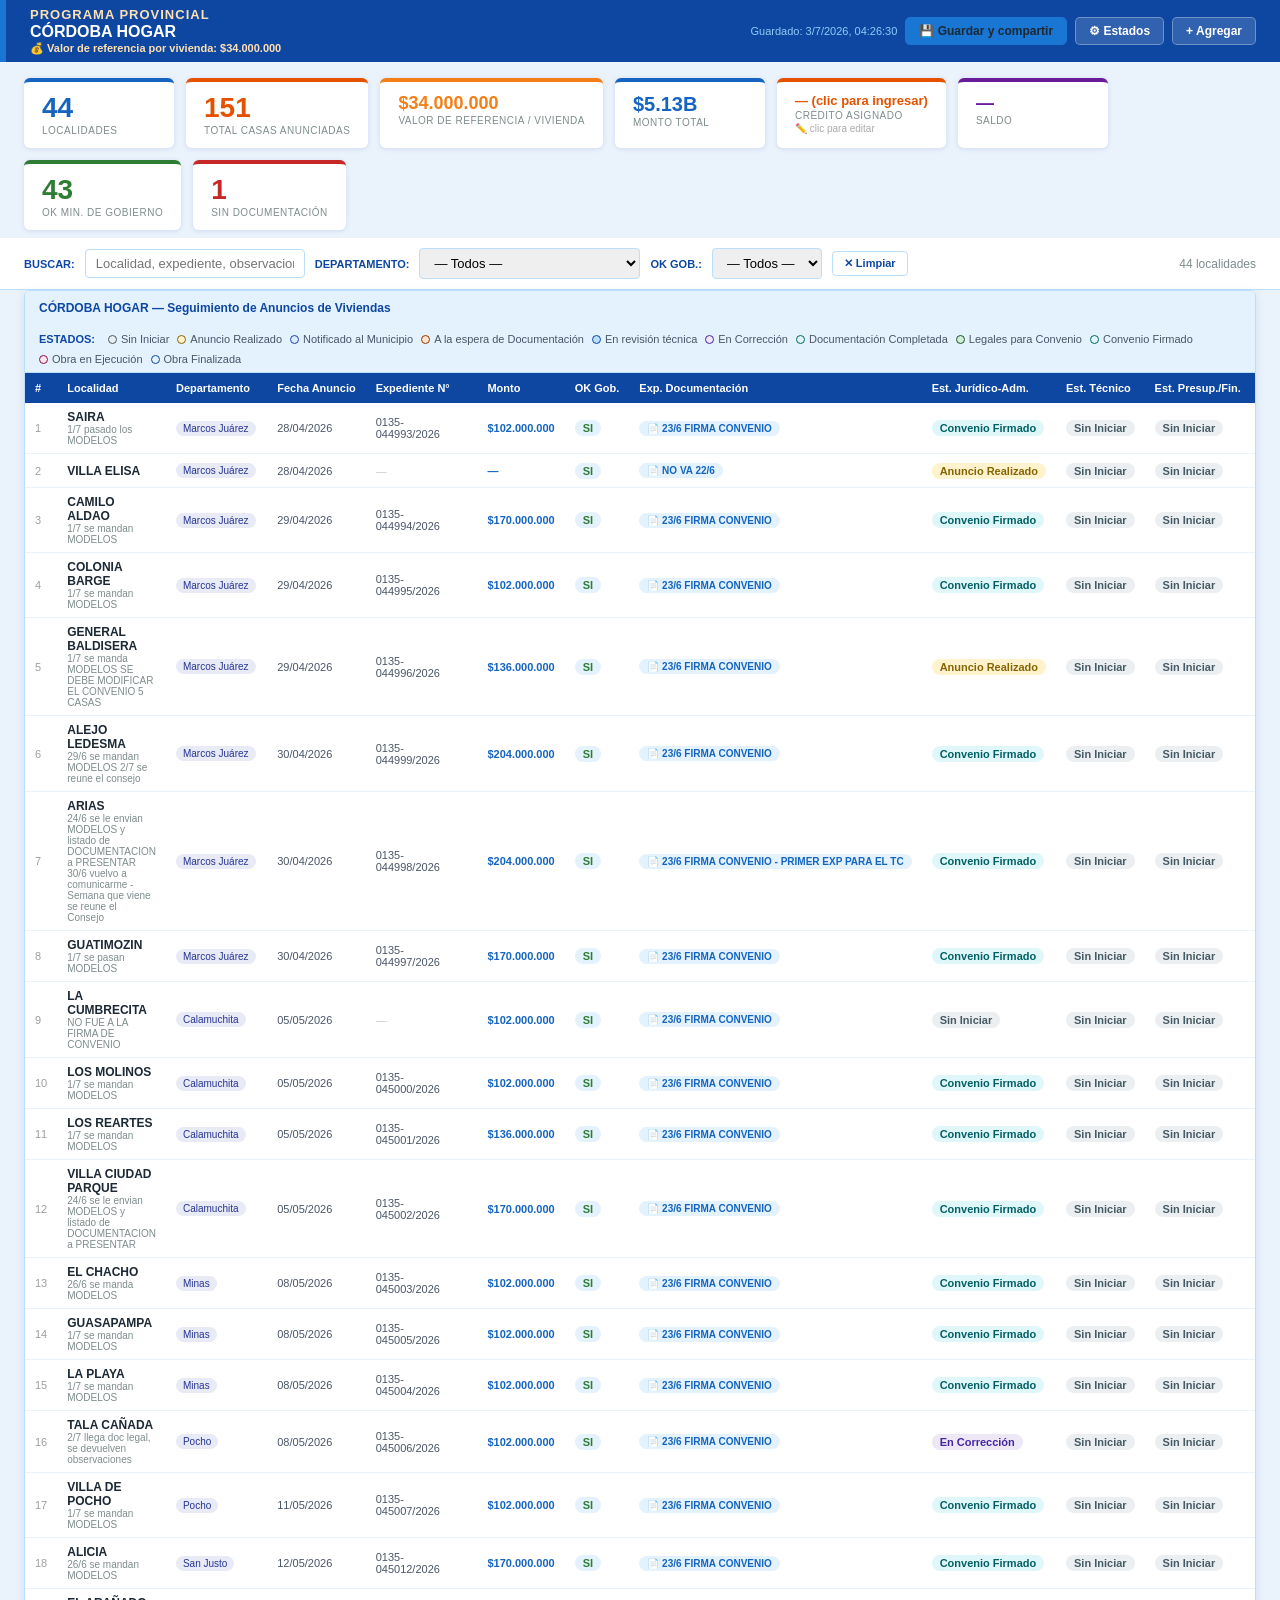
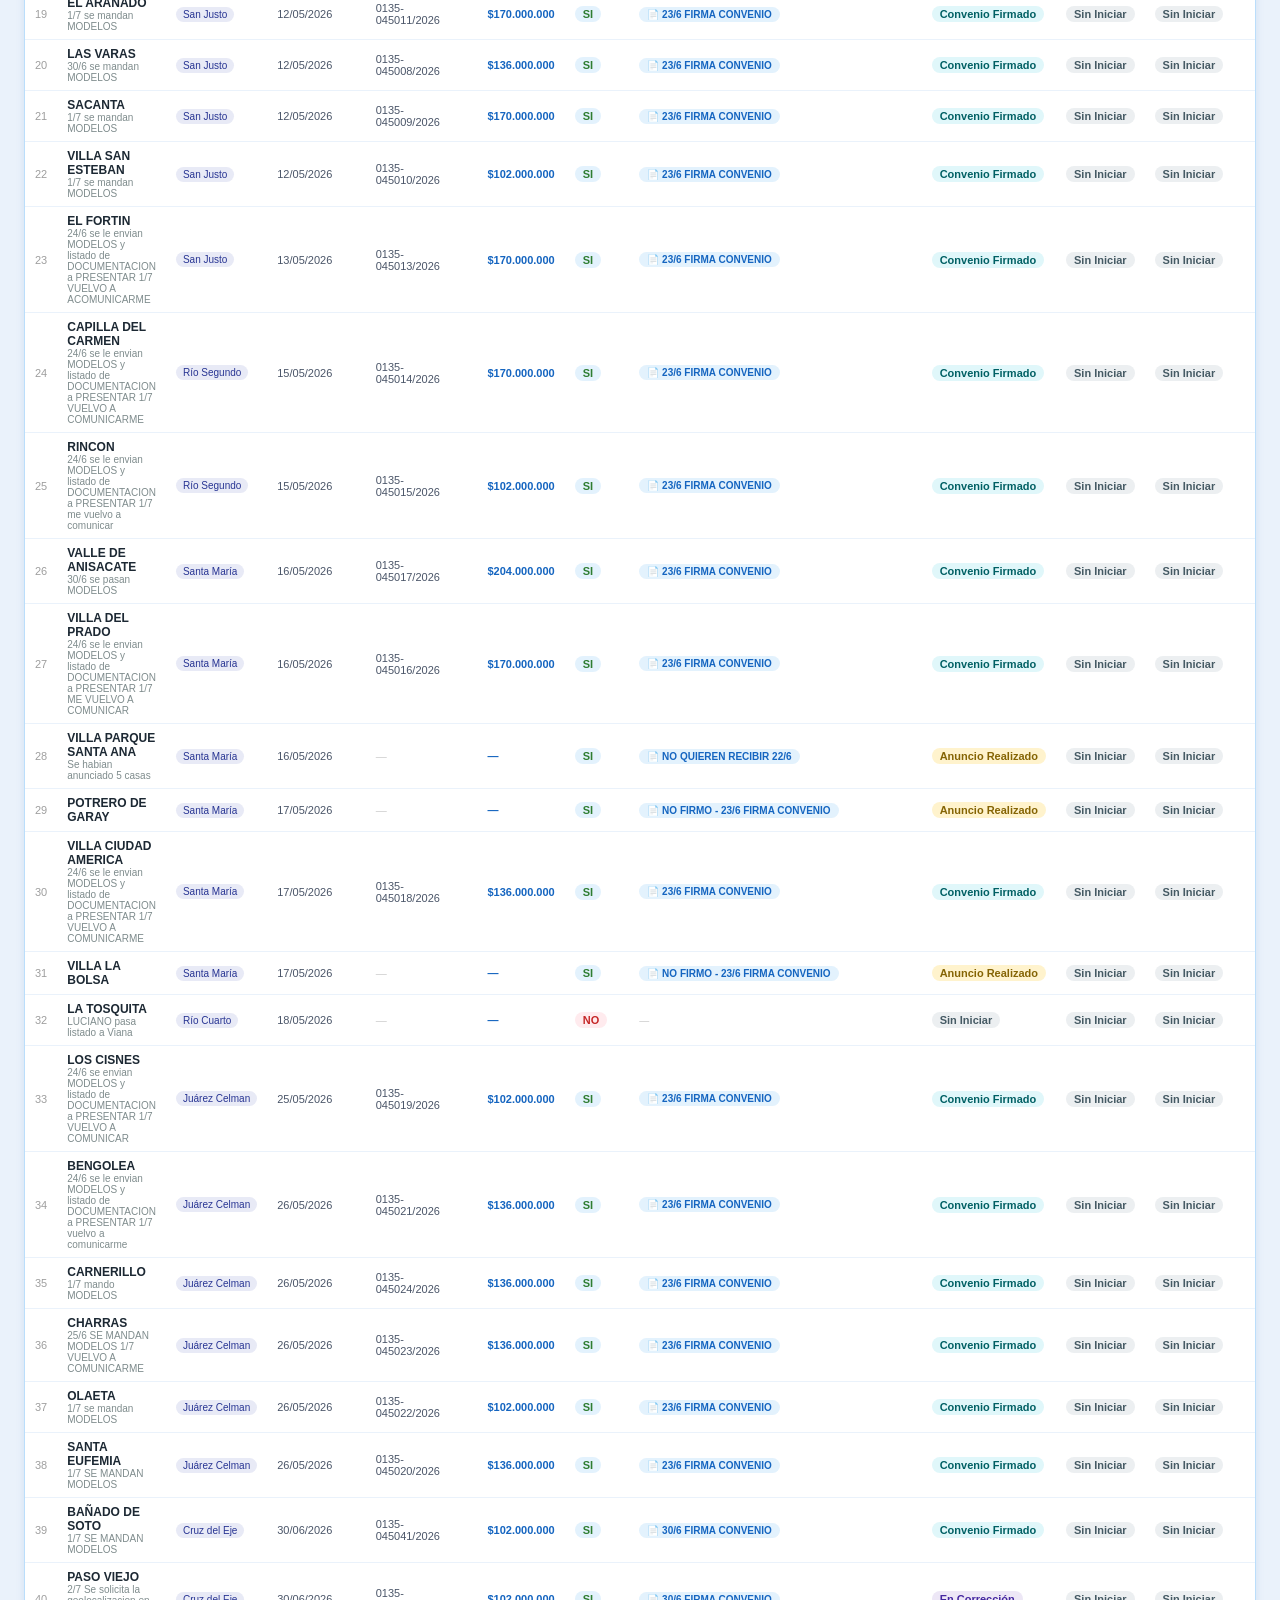
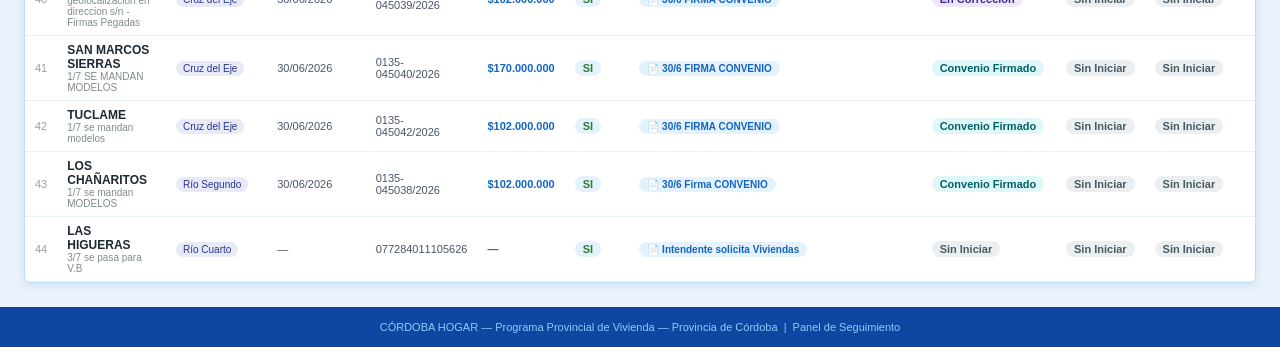
<file: context/areas/secretaria_Vivienda/Panel_Cordoba_Hogar (20).html>
<html lang="es"><head>
<meta charset="UTF-8">
<meta name="viewport" content="width=device-width, initial-scale=1.0">
<title>Panel — Córdoba Hogar</title>
<style>
  * { box-sizing: border-box; margin: 0; padding: 0; }
  body { font-family: Calibri, 'Segoe UI', Arial, sans-serif; background: #EAF2FB; color: #1C2833; font-size: 14px; }

  .header { background: #0D47A1; color: #fff; padding: 0 24px; display: flex; align-items: center; gap: 14px; height: 62px; border-left: 6px solid #1976D2; }
  .header-logo  { font-size: 13px; font-weight: 700; color: #FFE0B2; letter-spacing: 1px; line-height: 1.3; }
  .header-title { font-size: 16px; font-weight: 700; color: #fff; }
  .header-right { margin-left: auto; display: flex; align-items: center; gap: 8px; flex-shrink:0; }
  .header-ts    { font-size: 11px; color: #90CAF9; }
  .btn-hdr { background: rgba(255,255,255,0.15); border: 1px solid rgba(255,255,255,0.3); color: #fff; padding: 6px 13px; border-radius: 5px; cursor: pointer; font-size: 12px; font-weight: 600; display:flex; align-items:center; gap:5px; white-space:nowrap; }
  .btn-hdr:hover { background: rgba(255,255,255,0.25); }
  .btn-hdr.save-btn { background: #1976D2; border-color: #1976D2; color: #1C2833; }
  .btn-hdr.save-btn:hover { background: #1565C0; }

  .save-hint { background: #1976D2; color: #1C2833; text-align: center; padding: 7px 16px; font-size: 12px; font-weight: 700; display: none; }
  .save-hint.visible { display: block; }

  .summary { display: flex; gap: 12px; padding: 16px 24px 8px; flex-wrap: wrap; }
  .scard { background: #fff; border-radius: 6px; padding: 12px 18px; min-width: 150px; box-shadow: 0 1px 5px rgba(13,71,161,.12); border-top: 4px solid #1565C0; }
  .scard.monto { border-color: #1565C0; } .scard.ok { border-color: #2E7D32; } .scard.nodoc { border-color: #C62828; }
  .scard .num { font-size: 28px; font-weight: 700; line-height: 1; color: #1565C0; }
  .scard.monto .num { color: #1565C0; font-size: 20px; } .scard.ok .num { color: #2E7D32; } .scard.nodoc .num { color: #C62828; }

  .scard.pres   { border-color: #E65100; cursor:pointer; }
  .scard.saldo  { border-color: #6A1B9A; }
  .scard.pres  .num { color: #E65100; font-size: 18px; }
  .scard.saldo .num { color: #6A1B9A; font-size: 18px; }
  .scard-edit { font-size: 10px; color: #aaa; margin-top:2px; }
  .scard .lbl { font-size: 10px; color: #7F8C8D; margin-top: 3px; text-transform: uppercase; letter-spacing: 0.5px; }

  .filterbar { display: flex; gap: 10px; padding: 10px 24px; background: #fff; border-bottom: 1px solid #BBDEFB; align-items: center; flex-wrap: wrap; }
  .filterbar label { font-size: 11px; font-weight: 700; color: #0D47A1; text-transform: uppercase; }
  .filterbar input, .filterbar select { border: 1px solid #BBDEFB; border-radius: 4px; padding: 6px 10px; font-size: 13px; font-family: inherit; outline: none; }
  .filterbar input:focus, .filterbar select:focus { border-color: #0D47A1; }
  .filterbar input { width: 220px; }
  .filter-count { margin-left: auto; font-size: 12px; color: #7F8C8D; }
  .btn-clear { background: none; border: 1px solid #BBDEFB; color: #0D47A1; padding: 5px 11px; border-radius: 4px; cursor: pointer; font-size: 11px; font-weight: 600; }

  .panel-wrap { background: #fff; margin: 0 24px 24px; border-radius: 6px; box-shadow: 0 2px 8px rgba(13,71,161,.10); border: 1px solid #BBDEFB; overflow: hidden; }
  .panel-toolbar { display: flex; align-items: center; padding: 10px 14px; border-bottom: 1px solid #EAF2FB; background: #E3F2FD; }
  .panel-toolbar h2 { font-size: 12px; color: #0D47A1; flex: 1; font-weight: 700; }
  .legend-wrap { display: flex; flex-wrap: wrap; gap: 8px; padding: 7px 14px; background: #E3F2FD; border-bottom: 1px solid #BBDEFB; }
  .legend-item { display: flex; align-items: center; gap: 4px; font-size: 11px; color: #4A5568; }
  .legend-dot  { width: 9px; height: 9px; border-radius: 50%; flex-shrink: 0; }

  .tbl-wrap { overflow-x: auto; }
  table { width: 100%; border-collapse: collapse; font-size: 12px; }
  thead tr { background: #0D47A1; color: #fff; }
  thead th { padding: 9px 10px; text-align: left; font-weight: 600; font-size: 11px; white-space: nowrap; }
  tbody tr { border-bottom: 1px solid #EAF2FB; }
  tbody tr:hover { background: #FFF8F5; }
  tbody tr.hidden-row { display: none; }
  tbody td { padding: 7px 10px; vertical-align: middle; }

  .badge { display: inline-block; padding: 2px 8px; border-radius: 10px; font-size: 11px; font-weight: 600; white-space: nowrap; }
  .ok-si { background: #E3F2FD; color: #2E7D32; } .ok-no { background: #FFEBEE; color: #C62828; } .ok-tr { background: #FFE0B2; color: #F57F17; }
  .doc-si { background: #E3F2FD; color: #1565C0; font-size: 10px; }
  .avance-wrap { display: flex; align-items: center; gap: 6px; min-width: 80px; }
  .avance-bar  { flex: 1; height: 6px; background: #E0E0E0; border-radius: 3px; overflow: hidden; }
  .avance-fill { height: 100%; border-radius: 3px; }
  .avance-pct  { font-size: 11px; color: #7F8C8D; min-width: 26px; }
  .monto-cell { font-size: 11px; color: #1565C0; font-weight: 600; white-space: nowrap; }
  .depto-tag  { background: #E8EAF6; color: #283593; padding: 2px 7px; border-radius: 10px; font-size: 10px; white-space: nowrap; }
  .casas-cell { font-size: 14px; font-weight: 700; color: #E65100; text-align: center; }
  .btn-icon { background: none; border: none; cursor: pointer; font-size: 13px; padding: 2px 4px; border-radius: 3px; opacity: 0.55; }
  .btn-icon:hover { opacity: 1; background: #EAF2FB; }
  .empty-state { text-align: center; padding: 44px 20px; color: #9E9E9E; font-size: 13px; }

  .modal-overlay { display: none; position: fixed; inset: 0; background: rgba(13,71,161,0.45); z-index: 100; align-items: center; justify-content: center; }
  .modal-overlay.open { display: flex; }
  .modal { background: #fff; border-radius: 8px; width: 740px; max-width: 97vw; max-height: 92vh; overflow-y: auto; box-shadow: 0 8px 30px rgba(0,0,0,0.22); }
  .modal-sm { width: 500px; }
  .modal-header { background: #0D47A1; color: #fff; padding: 14px 18px; border-radius: 8px 8px 0 0; display: flex; align-items: center; gap: 10px; position: sticky; top: 0; z-index: 1; }
  .modal-header h3 { flex: 1; font-size: 14px; }
  .modal-close { background: none; border: none; color: #90CAF9; cursor: pointer; font-size: 20px; line-height: 1; }
  .modal-close:hover { color: #fff; }
  .modal-body { padding: 18px; }
  .modal-footer { padding: 13px 18px; border-top: 1px solid #EAF2FB; display: flex; justify-content: flex-end; gap: 10px; }
  .form-grid { display: grid; grid-template-columns: 1fr 1fr; gap: 12px; }
  .form-group { display: flex; flex-direction: column; gap: 4px; }
  .form-group.full { grid-column: 1 / -1; }
  .form-group label { font-size: 11px; font-weight: 700; color: #4A5568; text-transform: uppercase; letter-spacing: 0.4px; }
  .form-group input, .form-group select, .form-group textarea { border: 1px solid #BBDEFB; border-radius: 4px; padding: 7px 9px; font-size: 13px; font-family: inherit; outline: none; }
  .form-group input:focus, .form-group select:focus, .form-group textarea:focus { border-color: #0D47A1; }
  .sec-title { font-size: 11px; font-weight: 700; text-transform: uppercase; letter-spacing: 0.5px; color: #0D47A1; margin: 14px 0 8px; }
  .estado-grid { display: grid; grid-template-columns: 1fr 1fr 1fr; gap: 9px; }
  .estado-section { background: #E3F2FD; border: 1px solid #BBDEFB; border-radius: 6px; padding: 10px; }
  .estado-section h4 { font-size: 10px; text-transform: uppercase; letter-spacing: 0.5px; color: #0D47A1; margin-bottom: 7px; font-weight: 700; }
  .btn-cancel { background: #EAF2FB; color: #0D47A1; border: 1px solid #BBDEFB; padding: 7px 16px; border-radius: 4px; cursor: pointer; font-size: 13px; font-weight: 600; }
  .btn-save   { background: #0D47A1; color: #fff; border: none; padding: 7px 20px; border-radius: 4px; cursor: pointer; font-size: 13px; font-weight: 600; }
  .btn-save:hover { background: #1565C0; }
  .btn-danger { background: #C62828; color: #fff; border: none; padding: 7px 18px; border-radius: 4px; cursor: pointer; font-size: 13px; font-weight: 600; }

  .estado-list { display: flex; flex-direction: column; gap: 7px; }
  .estado-row { display: flex; align-items: center; gap: 9px; background: #E3F2FD; border: 1px solid #BBDEFB; border-radius: 6px; padding: 9px 11px; }
  .estado-row .swatch { width: 26px; height: 26px; border-radius: 50%; border: 2px solid rgba(0,0,0,0.12); flex-shrink: 0; cursor: pointer; }
  .estado-row input.nombre-estado { flex: 1; border: 1px solid #BBDEFB; border-radius: 4px; padding: 6px 9px; font-size: 13px; font-family: inherit; outline: none; }
  .btn-del-estado { background: none; border: none; cursor: pointer; font-size: 15px; color: #C62828; opacity: 0.6; padding: 3px; }
  .color-picker-wrap { position: relative; }
  .color-grid { display: none; position: absolute; top: 34px; left: 0; z-index: 200; background: #fff; border: 1px solid #BBDEFB; border-radius: 8px; padding: 9px; box-shadow: 0 4px 16px rgba(0,0,0,0.15); grid-template-columns: repeat(5,28px); gap: 5px; }
  .color-grid.open { display: grid; }
  .color-dot { width: 28px; height: 28px; border-radius: 50%; cursor: pointer; border: 2px solid transparent; transition: transform 0.1s; }
  .color-dot:hover { transform: scale(1.15); } .color-dot.selected { border-color: #0D47A1; }
  .add-estado-row { display: flex; align-items: center; gap: 9px; padding: 10px; background: #EAF2FB; border: 2px dashed #BBDEFB; border-radius: 6px; margin-top: 6px; }
  .add-estado-row input { flex: 1; border: 1px solid #BBDEFB; border-radius: 4px; padding: 6px 9px; font-size: 13px; font-family: inherit; outline: none; }
  .btn-add-estado { background: #0D47A1; color: #fff; border: none; padding: 6px 13px; border-radius: 4px; cursor: pointer; font-size: 12px; font-weight: 600; white-space: nowrap; }
  .confirm-overlay { display: none; position: fixed; inset: 0; background: rgba(13,71,161,0.45); z-index: 200; align-items: center; justify-content: center; }
  .confirm-overlay.open { display: flex; }
  .confirm-box { background: #fff; border-radius: 8px; padding: 26px 30px; max-width: 370px; text-align: center; box-shadow: 0 8px 30px rgba(0,0,0,0.2); }
  .confirm-box p { margin-bottom: 18px; color: #4A5568; font-size: 14px; }
  footer { text-align: center; padding: 14px; color: #90CAF9; font-size: 11px; background: #0D47A1; }
</style>
</head>
<body>

<div class="header">
  <div>
    <div class="header-logo">PROGRAMA PROVINCIAL</div>
    <div class="header-title">CÓRDOBA HOGAR</div>
    <div style="font-size:11px;color:#FFE0B2;font-weight:700;margin-top:1px;">💰 Valor de referencia por vivienda: $34.000.000</div>
  </div>
  <div class="header-right">
    <span class="header-ts" id="last-update">Guardado: 3/7/2026, 12:08:32</span>
    <button class="btn-hdr save-btn" onclick="guardarArchivo()">💾 Guardar y compartir</button>
    <button class="btn-hdr" onclick="openEstadosModal()">⚙ Estados</button>
    <button class="btn-hdr" onclick="openModal(null)">+ Agregar</button>
  </div>
</div>
<div class="save-hint" id="save-hint">✏️ Cambios sin guardar — hacé clic en <strong>💾 Guardar y compartir</strong></div>

<div class="summary">
  <div class="scard"><div class="num" id="cnt-total">44</div><div class="lbl">Localidades</div></div>
  <div class="scard" style="border-color:#E65100;"><div class="num" id="cnt-casas" style="color:#E65100;">151</div><div class="lbl">Total Casas Anunciadas</div></div>
  <div class="scard" style="border-color:#F57F17;"><div class="num" style="color:#F57F17;font-size:18px;">$34.000.000</div><div class="lbl">Valor de Referencia / Vivienda</div></div>
  <div class="scard monto"><div class="num" id="cnt-monto">$5.13B</div><div class="lbl">Monto Total</div></div>
  <div class="scard pres" onclick="editPresupuesto()" title="Clic para editar el crédito asignado">
    <div class="num" id="cnt-pres" style="font-size: 13px;">— (clic para ingresar)</div>
    <div class="lbl">Crédito Asignado</div>
    <div class="scard-edit">✏️ clic para editar</div>
  </div>
  <div class="scard saldo"><div class="num" id="cnt-saldo">—</div><div class="lbl">Saldo</div></div>
  <div class="scard ok"><div class="num" id="cnt-ok">43</div><div class="lbl">OK Min. de Gobierno</div></div>
  <div class="scard nodoc"><div class="num" id="cnt-nodoc">1</div><div class="lbl">Sin Documentación</div></div>
</div>

<div class="filterbar">
  <label>Buscar:</label>
  <input type="text" id="search-input" placeholder="Localidad, expediente, observaciones..." oninput="applyFilters()">
  <label>Departamento:</label>
  <select id="depto-filter" onchange="applyFilters()">
    <option value="">— Todos —</option>
    <option>Calamuchita</option><option>Capital</option><option>Colón</option>
    <option>Cruz del Eje</option><option>General Roca</option><option>General San Martín</option>
    <option>Ischilín</option><option>Juárez Celman</option><option>Marcos Juárez</option>
    <option>Minas</option><option>Pocho</option><option>Presidente Roque Sáenz Peña</option>
    <option>Punilla</option><option>Río Cuarto</option><option>Río Primero</option>
    <option>Río Seco</option><option>Río Segundo</option><option>San Alberto</option>
    <option>San Javier</option><option>San Justo</option><option>Santa María</option>
    <option>Sobremonte</option><option>Tercero Arriba</option><option>Totoral</option>
    <option>Tulumba</option><option>Unión</option>
  </select>
  <label>OK Gob.:</label>
  <select id="ok-filter" onchange="applyFilters()">
    <option value="">— Todos —</option>
    <option value="SI">SI</option><option value="NO">NO</option>
  </select>
  <button class="btn-clear" onclick="clearFilters()">✕ Limpiar</button>
  <span class="filter-count" id="filter-count">44 localidades</span>
</div>

<div class="panel-wrap">
  <div class="panel-toolbar"><h2>CÓRDOBA HOGAR — Seguimiento de Anuncios de Viviendas</h2></div>
  <div class="legend-wrap" id="legend-main"><span style="font-size:11px;font-weight:700;color:#0D47A1;margin-right:5px;">ESTADOS:</span><span class="legend-item"><span class="legend-dot" style="background:#ECEFF1;border:1px solid #455A64;"></span>Sin Iniciar</span><span class="legend-item"><span class="legend-dot" style="background:#FFF3CD;border:1px solid #856404;"></span>Anuncio Realizado</span><span class="legend-item"><span class="legend-dot" style="background:#DBEAFE;border:1px solid #1E40AF;"></span>Notificado al Municipio</span><span class="legend-item"><span class="legend-dot" style="background:#FFE5D0;border:1px solid #8B3A00;"></span>A la espera de Documentación</span><span class="legend-item"><span class="legend-dot" style="background:#BBDEFB;border:1px solid #0D47A1;"></span>En revisión técnica</span><span class="legend-item"><span class="legend-dot" style="background:#EDE7F6;border:1px solid #4527A0;"></span>En Corrección</span><span class="legend-item"><span class="legend-dot" style="background:#E0F2F1;border:1px solid #00695C;"></span>Documentación Completada</span><span class="legend-item"><span class="legend-dot" style="background:#D4EDDA;border:1px solid #155724;"></span>Legales para Convenio</span><span class="legend-item"><span class="legend-dot" style="background:#E0F7FA;border:1px solid #006064;"></span>Convenio Firmado</span><span class="legend-item"><span class="legend-dot" style="background:#FCE4EC;border:1px solid #880E4F;"></span>Obra en Ejecución</span><span class="legend-item"><span class="legend-dot" style="background:#E3F2FD;border:1px solid #0D47A1;"></span>Obra Finalizada</span></div>
  <div class="tbl-wrap">
    <table>
      <thead><tr>
        <th>#</th><th>Localidad</th><th>Departamento</th><th>Fecha Anuncio</th><th>Expediente N°</th>
        <th>Monto</th>
        <th>OK Gob.</th><th>Exp. Documentación</th>
        <th>Est. Jurídico-Adm.</th><th>Est. Técnico</th><th>Est. Presup./Fin.</th>
        <th>Avance</th><th style="white-space:nowrap;">Cantidad de Casas</th><th></th>
      </tr></thead>
      <tbody id="tbody-main"><tr id="tr-1" class="">
      <td style="color:#9E9E9E;font-size:11px;">1</td>
      <td style="font-weight:700;font-size:12px;">SAIRA<br><span style="font-size:10px;color:#7F8C8D;font-weight:400;">1/7 pasado los MODELOS</span></td>
      <td><span class="depto-tag">Marcos Juárez</span></td>
      <td style="font-size:11px;color:#4A5568;white-space:nowrap;">28/04/2026</td>
      <td style="font-size:11px;color:#4A5568;">0135-044993/2026</td>
      <td class="monto-cell">$102.000.000</td>
      <td><span class="badge ok-si">SI</span></td>
      <td style="font-size:10px;"><span class="badge doc-si">📄 23/6 FIRMA CONVENIO</span></td>
      <td><span class="badge" style="background:#E0F7FA;color:#006064;">Convenio Firmado</span></td>
      <td><span class="badge" style="background:#ECEFF1;color:#455A64;">Sin Iniciar</span></td>
      <td><span class="badge" style="background:#ECEFF1;color:#455A64;">Sin Iniciar</span></td>
      <td><div class="avance-wrap"><div class="avance-bar"><div class="avance-fill" style="width:27%;background:#F39C12;"></div></div><span class="avance-pct">27%</span></div></td>
      <td class="casas-cell">3</td>
      <td style="white-space:nowrap;">
        <button class="btn-icon" onclick="openModal(1)" title="Editar">✏️</button>
        <button class="btn-icon" onclick="askDelete(1)" title="Eliminar">🗑️</button>
      </td>
    </tr><tr id="tr-1781886808370" class="">
      <td style="color:#9E9E9E;font-size:11px;">2</td>
      <td style="font-weight:700;font-size:12px;">VILLA ELISA</td>
      <td><span class="depto-tag">Marcos Juárez</span></td>
      <td style="font-size:11px;color:#4A5568;white-space:nowrap;">28/04/2026</td>
      <td style="font-size:11px;color:#4A5568;"><span style="color:#ccc;">—</span></td>
      <td class="monto-cell">—</td>
      <td><span class="badge ok-si">SI</span></td>
      <td style="font-size:10px;"><span class="badge doc-si">📄 NO VA 22/6</span></td>
      <td><span class="badge" style="background:#FFF3CD;color:#856404;">Anuncio Realizado</span></td>
      <td><span class="badge" style="background:#ECEFF1;color:#455A64;">Sin Iniciar</span></td>
      <td><span class="badge" style="background:#ECEFF1;color:#455A64;">Sin Iniciar</span></td>
      <td><div class="avance-wrap"><div class="avance-bar"><div class="avance-fill" style="width:3%;background:#F39C12;"></div></div><span class="avance-pct">3%</span></div></td>
      <td class="casas-cell">S/D</td>
      <td style="white-space:nowrap;">
        <button class="btn-icon" onclick="openModal(1781886808370)" title="Editar">✏️</button>
        <button class="btn-icon" onclick="askDelete(1781886808370)" title="Eliminar">🗑️</button>
      </td>
    </tr><tr id="tr-1781886911496" class="">
      <td style="color:#9E9E9E;font-size:11px;">3</td>
      <td style="font-weight:700;font-size:12px;">CAMILO ALDAO<br><span style="font-size:10px;color:#7F8C8D;font-weight:400;">1/7 se mandan MODELOS</span></td>
      <td><span class="depto-tag">Marcos Juárez</span></td>
      <td style="font-size:11px;color:#4A5568;white-space:nowrap;">29/04/2026</td>
      <td style="font-size:11px;color:#4A5568;">0135-044994/2026</td>
      <td class="monto-cell">$170.000.000</td>
      <td><span class="badge ok-si">SI</span></td>
      <td style="font-size:10px;"><span class="badge doc-si">📄 23/6 FIRMA CONVENIO</span></td>
      <td><span class="badge" style="background:#E0F7FA;color:#006064;">Convenio Firmado</span></td>
      <td><span class="badge" style="background:#ECEFF1;color:#455A64;">Sin Iniciar</span></td>
      <td><span class="badge" style="background:#ECEFF1;color:#455A64;">Sin Iniciar</span></td>
      <td><div class="avance-wrap"><div class="avance-bar"><div class="avance-fill" style="width:27%;background:#F39C12;"></div></div><span class="avance-pct">27%</span></div></td>
      <td class="casas-cell">5</td>
      <td style="white-space:nowrap;">
        <button class="btn-icon" onclick="openModal(1781886911496)" title="Editar">✏️</button>
        <button class="btn-icon" onclick="askDelete(1781886911496)" title="Eliminar">🗑️</button>
      </td>
    </tr><tr id="tr-1781886976856" class="">
      <td style="color:#9E9E9E;font-size:11px;">4</td>
      <td style="font-weight:700;font-size:12px;">COLONIA BARGE<br><span style="font-size:10px;color:#7F8C8D;font-weight:400;">1/7 se mandan MODELOS</span></td>
      <td><span class="depto-tag">Marcos Juárez</span></td>
      <td style="font-size:11px;color:#4A5568;white-space:nowrap;">29/04/2026</td>
      <td style="font-size:11px;color:#4A5568;">0135-044995/2026</td>
      <td class="monto-cell">$102.000.000</td>
      <td><span class="badge ok-si">SI</span></td>
      <td style="font-size:10px;"><span class="badge doc-si">📄 23/6 FIRMA CONVENIO</span></td>
      <td><span class="badge" style="background:#E0F7FA;color:#006064;">Convenio Firmado</span></td>
      <td><span class="badge" style="background:#ECEFF1;color:#455A64;">Sin Iniciar</span></td>
      <td><span class="badge" style="background:#ECEFF1;color:#455A64;">Sin Iniciar</span></td>
      <td><div class="avance-wrap"><div class="avance-bar"><div class="avance-fill" style="width:27%;background:#F39C12;"></div></div><span class="avance-pct">27%</span></div></td>
      <td class="casas-cell">3</td>
      <td style="white-space:nowrap;">
        <button class="btn-icon" onclick="openModal(1781886976856)" title="Editar">✏️</button>
        <button class="btn-icon" onclick="askDelete(1781886976856)" title="Eliminar">🗑️</button>
      </td>
    </tr><tr id="tr-1781887368276" class="">
      <td style="color:#9E9E9E;font-size:11px;">5</td>
      <td style="font-weight:700;font-size:12px;">GENERAL BALDISERA<br><span style="font-size:10px;color:#7F8C8D;font-weight:400;">1/7 se manda MODELOS
SE DEBE MODIFICAR EL CONVENIO 5 CASAS</span></td>
      <td><span class="depto-tag">Marcos Juárez</span></td>
      <td style="font-size:11px;color:#4A5568;white-space:nowrap;">29/04/2026</td>
      <td style="font-size:11px;color:#4A5568;">0135-044996/2026</td>
      <td class="monto-cell">$136.000.000</td>
      <td><span class="badge ok-si">SI</span></td>
      <td style="font-size:10px;"><span class="badge doc-si">📄 23/6 FIRMA CONVENIO</span></td>
      <td><span class="badge" style="background:#FFF3CD;color:#856404;">Anuncio Realizado</span></td>
      <td><span class="badge" style="background:#ECEFF1;color:#455A64;">Sin Iniciar</span></td>
      <td><span class="badge" style="background:#ECEFF1;color:#455A64;">Sin Iniciar</span></td>
      <td><div class="avance-wrap"><div class="avance-bar"><div class="avance-fill" style="width:3%;background:#F39C12;"></div></div><span class="avance-pct">3%</span></div></td>
      <td class="casas-cell">4</td>
      <td style="white-space:nowrap;">
        <button class="btn-icon" onclick="openModal(1781887368276)" title="Editar">✏️</button>
        <button class="btn-icon" onclick="askDelete(1781887368276)" title="Eliminar">🗑️</button>
      </td>
    </tr><tr id="tr-4" class="">
      <td style="color:#9E9E9E;font-size:11px;">6</td>
      <td style="font-weight:700;font-size:12px;">ALEJO LEDESMA<br><span style="font-size:10px;color:#7F8C8D;font-weight:400;">29/6 se mandan MODELOS
2/7 se reune el consejo</span></td>
      <td><span class="depto-tag">Marcos Juárez</span></td>
      <td style="font-size:11px;color:#4A5568;white-space:nowrap;">30/04/2026</td>
      <td style="font-size:11px;color:#4A5568;">0135-044999/2026</td>
      <td class="monto-cell">$204.000.000</td>
      <td><span class="badge ok-si">SI</span></td>
      <td style="font-size:10px;"><span class="badge doc-si">📄 23/6 FIRMA CONVENIO</span></td>
      <td><span class="badge" style="background:#E0F7FA;color:#006064;">Convenio Firmado</span></td>
      <td><span class="badge" style="background:#ECEFF1;color:#455A64;">Sin Iniciar</span></td>
      <td><span class="badge" style="background:#ECEFF1;color:#455A64;">Sin Iniciar</span></td>
      <td><div class="avance-wrap"><div class="avance-bar"><div class="avance-fill" style="width:27%;background:#F39C12;"></div></div><span class="avance-pct">27%</span></div></td>
      <td class="casas-cell">6</td>
      <td style="white-space:nowrap;">
        <button class="btn-icon" onclick="openModal(4)" title="Editar">✏️</button>
        <button class="btn-icon" onclick="askDelete(4)" title="Eliminar">🗑️</button>
      </td>
    </tr><tr id="tr-3" class="">
      <td style="color:#9E9E9E;font-size:11px;">7</td>
      <td style="font-weight:700;font-size:12px;">ARIAS<br><span style="font-size:10px;color:#7F8C8D;font-weight:400;">24/6 se le envian MODELOS y listado de DOCUMENTACION a PRESENTAR
30/6 vuelvo a comunicarme - Semana que viene se reune el Consejo</span></td>
      <td><span class="depto-tag">Marcos Juárez</span></td>
      <td style="font-size:11px;color:#4A5568;white-space:nowrap;">30/04/2026</td>
      <td style="font-size:11px;color:#4A5568;">0135-044998/2026</td>
      <td class="monto-cell">$204.000.000</td>
      <td><span class="badge ok-si">SI</span></td>
      <td style="font-size:10px;"><span class="badge doc-si">📄 23/6 FIRMA CONVENIO - PRIMER EXP PARA EL TC</span></td>
      <td><span class="badge" style="background:#E0F7FA;color:#006064;">Convenio Firmado</span></td>
      <td><span class="badge" style="background:#ECEFF1;color:#455A64;">Sin Iniciar</span></td>
      <td><span class="badge" style="background:#ECEFF1;color:#455A64;">Sin Iniciar</span></td>
      <td><div class="avance-wrap"><div class="avance-bar"><div class="avance-fill" style="width:27%;background:#F39C12;"></div></div><span class="avance-pct">27%</span></div></td>
      <td class="casas-cell">6</td>
      <td style="white-space:nowrap;">
        <button class="btn-icon" onclick="openModal(3)" title="Editar">✏️</button>
        <button class="btn-icon" onclick="askDelete(3)" title="Eliminar">🗑️</button>
      </td>
    </tr><tr id="tr-2" class="">
      <td style="color:#9E9E9E;font-size:11px;">8</td>
      <td style="font-weight:700;font-size:12px;">GUATIMOZIN<br><span style="font-size:10px;color:#7F8C8D;font-weight:400;">1/7 se pasan MODELOS</span></td>
      <td><span class="depto-tag">Marcos Juárez</span></td>
      <td style="font-size:11px;color:#4A5568;white-space:nowrap;">30/04/2026</td>
      <td style="font-size:11px;color:#4A5568;">0135-044997/2026</td>
      <td class="monto-cell">$170.000.000</td>
      <td><span class="badge ok-si">SI</span></td>
      <td style="font-size:10px;"><span class="badge doc-si">📄 23/6 FIRMA CONVENIO</span></td>
      <td><span class="badge" style="background:#E0F7FA;color:#006064;">Convenio Firmado</span></td>
      <td><span class="badge" style="background:#ECEFF1;color:#455A64;">Sin Iniciar</span></td>
      <td><span class="badge" style="background:#ECEFF1;color:#455A64;">Sin Iniciar</span></td>
      <td><div class="avance-wrap"><div class="avance-bar"><div class="avance-fill" style="width:27%;background:#F39C12;"></div></div><span class="avance-pct">27%</span></div></td>
      <td class="casas-cell">5</td>
      <td style="white-space:nowrap;">
        <button class="btn-icon" onclick="openModal(2)" title="Editar">✏️</button>
        <button class="btn-icon" onclick="askDelete(2)" title="Eliminar">🗑️</button>
      </td>
    </tr><tr id="tr-1781879415867" class="">
      <td style="color:#9E9E9E;font-size:11px;">9</td>
      <td style="font-weight:700;font-size:12px;">LA CUMBRECITA<br><span style="font-size:10px;color:#7F8C8D;font-weight:400;">NO FUE A LA FIRMA DE CONVENIO</span></td>
      <td><span class="depto-tag">Calamuchita</span></td>
      <td style="font-size:11px;color:#4A5568;white-space:nowrap;">05/05/2026</td>
      <td style="font-size:11px;color:#4A5568;"><span style="color:#ccc;">—</span></td>
      <td class="monto-cell">$102.000.000</td>
      <td><span class="badge ok-si">SI</span></td>
      <td style="font-size:10px;"><span class="badge doc-si">📄 23/6 FIRMA CONVENIO</span></td>
      <td><span class="badge" style="background:#ECEFF1;color:#455A64;">Sin Iniciar</span></td>
      <td><span class="badge" style="background:#ECEFF1;color:#455A64;">Sin Iniciar</span></td>
      <td><span class="badge" style="background:#ECEFF1;color:#455A64;">Sin Iniciar</span></td>
      <td><div class="avance-wrap"><div class="avance-bar"><div class="avance-fill" style="width:0%;background:#9E9E9E;"></div></div><span class="avance-pct">0%</span></div></td>
      <td class="casas-cell">3</td>
      <td style="white-space:nowrap;">
        <button class="btn-icon" onclick="openModal(1781879415867)" title="Editar">✏️</button>
        <button class="btn-icon" onclick="askDelete(1781879415867)" title="Eliminar">🗑️</button>
      </td>
    </tr><tr id="tr-1781879462106" class="">
      <td style="color:#9E9E9E;font-size:11px;">10</td>
      <td style="font-weight:700;font-size:12px;">LOS MOLINOS<br><span style="font-size:10px;color:#7F8C8D;font-weight:400;">1/7 se mandan MODELOS</span></td>
      <td><span class="depto-tag">Calamuchita</span></td>
      <td style="font-size:11px;color:#4A5568;white-space:nowrap;">05/05/2026</td>
      <td style="font-size:11px;color:#4A5568;">0135-045000/2026</td>
      <td class="monto-cell">$102.000.000</td>
      <td><span class="badge ok-si">SI</span></td>
      <td style="font-size:10px;"><span class="badge doc-si">📄 23/6 FIRMA CONVENIO</span></td>
      <td><span class="badge" style="background:#E0F7FA;color:#006064;">Convenio Firmado</span></td>
      <td><span class="badge" style="background:#ECEFF1;color:#455A64;">Sin Iniciar</span></td>
      <td><span class="badge" style="background:#ECEFF1;color:#455A64;">Sin Iniciar</span></td>
      <td><div class="avance-wrap"><div class="avance-bar"><div class="avance-fill" style="width:27%;background:#F39C12;"></div></div><span class="avance-pct">27%</span></div></td>
      <td class="casas-cell">3</td>
      <td style="white-space:nowrap;">
        <button class="btn-icon" onclick="openModal(1781879462106)" title="Editar">✏️</button>
        <button class="btn-icon" onclick="askDelete(1781879462106)" title="Eliminar">🗑️</button>
      </td>
    </tr><tr id="tr-1781888872242" class="">
      <td style="color:#9E9E9E;font-size:11px;">11</td>
      <td style="font-weight:700;font-size:12px;">LOS REARTES<br><span style="font-size:10px;color:#7F8C8D;font-weight:400;">1/7 se mandan MODELOS</span></td>
      <td><span class="depto-tag">Calamuchita</span></td>
      <td style="font-size:11px;color:#4A5568;white-space:nowrap;">05/05/2026</td>
      <td style="font-size:11px;color:#4A5568;">0135-045001/2026</td>
      <td class="monto-cell">$136.000.000</td>
      <td><span class="badge ok-si">SI</span></td>
      <td style="font-size:10px;"><span class="badge doc-si">📄 23/6 FIRMA CONVENIO</span></td>
      <td><span class="badge" style="background:#E0F7FA;color:#006064;">Convenio Firmado</span></td>
      <td><span class="badge" style="background:#ECEFF1;color:#455A64;">Sin Iniciar</span></td>
      <td><span class="badge" style="background:#ECEFF1;color:#455A64;">Sin Iniciar</span></td>
      <td><div class="avance-wrap"><div class="avance-bar"><div class="avance-fill" style="width:27%;background:#F39C12;"></div></div><span class="avance-pct">27%</span></div></td>
      <td class="casas-cell">4</td>
      <td style="white-space:nowrap;">
        <button class="btn-icon" onclick="openModal(1781888872242)" title="Editar">✏️</button>
        <button class="btn-icon" onclick="askDelete(1781888872242)" title="Eliminar">🗑️</button>
      </td>
    </tr><tr id="tr-1781879509332" class="">
      <td style="color:#9E9E9E;font-size:11px;">12</td>
      <td style="font-weight:700;font-size:12px;">VILLA CIUDAD PARQUE<br><span style="font-size:10px;color:#7F8C8D;font-weight:400;">24/6 se le envian MODELOS y listado de DOCUMENTACION a PRESENTAR</span></td>
      <td><span class="depto-tag">Calamuchita</span></td>
      <td style="font-size:11px;color:#4A5568;white-space:nowrap;">05/05/2026</td>
      <td style="font-size:11px;color:#4A5568;">0135-045002/2026</td>
      <td class="monto-cell">$170.000.000</td>
      <td><span class="badge ok-si">SI</span></td>
      <td style="font-size:10px;"><span class="badge doc-si">📄 23/6 FIRMA CONVENIO</span></td>
      <td><span class="badge" style="background:#E0F7FA;color:#006064;">Convenio Firmado</span></td>
      <td><span class="badge" style="background:#ECEFF1;color:#455A64;">Sin Iniciar</span></td>
      <td><span class="badge" style="background:#ECEFF1;color:#455A64;">Sin Iniciar</span></td>
      <td><div class="avance-wrap"><div class="avance-bar"><div class="avance-fill" style="width:27%;background:#F39C12;"></div></div><span class="avance-pct">27%</span></div></td>
      <td class="casas-cell">5</td>
      <td style="white-space:nowrap;">
        <button class="btn-icon" onclick="openModal(1781879509332)" title="Editar">✏️</button>
        <button class="btn-icon" onclick="askDelete(1781879509332)" title="Eliminar">🗑️</button>
      </td>
    </tr><tr id="tr-5" class="">
      <td style="color:#9E9E9E;font-size:11px;">13</td>
      <td style="font-weight:700;font-size:12px;">EL CHACHO<br><span style="font-size:10px;color:#7F8C8D;font-weight:400;">26/6 se manda MODELOS</span></td>
      <td><span class="depto-tag">Minas</span></td>
      <td style="font-size:11px;color:#4A5568;white-space:nowrap;">08/05/2026</td>
      <td style="font-size:11px;color:#4A5568;">0135-045003/2026</td>
      <td class="monto-cell">$102.000.000</td>
      <td><span class="badge ok-si">SI</span></td>
      <td style="font-size:10px;"><span class="badge doc-si">📄 23/6 FIRMA CONVENIO</span></td>
      <td><span class="badge" style="background:#E0F7FA;color:#006064;">Convenio Firmado</span></td>
      <td><span class="badge" style="background:#ECEFF1;color:#455A64;">Sin Iniciar</span></td>
      <td><span class="badge" style="background:#ECEFF1;color:#455A64;">Sin Iniciar</span></td>
      <td><div class="avance-wrap"><div class="avance-bar"><div class="avance-fill" style="width:27%;background:#F39C12;"></div></div><span class="avance-pct">27%</span></div></td>
      <td class="casas-cell">3</td>
      <td style="white-space:nowrap;">
        <button class="btn-icon" onclick="openModal(5)" title="Editar">✏️</button>
        <button class="btn-icon" onclick="askDelete(5)" title="Eliminar">🗑️</button>
      </td>
    </tr><tr id="tr-7" class="">
      <td style="color:#9E9E9E;font-size:11px;">14</td>
      <td style="font-weight:700;font-size:12px;">GUASAPAMPA<br><span style="font-size:10px;color:#7F8C8D;font-weight:400;">1/7 se mandan MODELOS</span></td>
      <td><span class="depto-tag">Minas</span></td>
      <td style="font-size:11px;color:#4A5568;white-space:nowrap;">08/05/2026</td>
      <td style="font-size:11px;color:#4A5568;">0135-045005/2026</td>
      <td class="monto-cell">$102.000.000</td>
      <td><span class="badge ok-si">SI</span></td>
      <td style="font-size:10px;"><span class="badge doc-si">📄 23/6 FIRMA CONVENIO</span></td>
      <td><span class="badge" style="background:#E0F7FA;color:#006064;">Convenio Firmado</span></td>
      <td><span class="badge" style="background:#ECEFF1;color:#455A64;">Sin Iniciar</span></td>
      <td><span class="badge" style="background:#ECEFF1;color:#455A64;">Sin Iniciar</span></td>
      <td><div class="avance-wrap"><div class="avance-bar"><div class="avance-fill" style="width:27%;background:#F39C12;"></div></div><span class="avance-pct">27%</span></div></td>
      <td class="casas-cell">3</td>
      <td style="white-space:nowrap;">
        <button class="btn-icon" onclick="openModal(7)" title="Editar">✏️</button>
        <button class="btn-icon" onclick="askDelete(7)" title="Eliminar">🗑️</button>
      </td>
    </tr><tr id="tr-6" class="">
      <td style="color:#9E9E9E;font-size:11px;">15</td>
      <td style="font-weight:700;font-size:12px;">LA PLAYA<br><span style="font-size:10px;color:#7F8C8D;font-weight:400;">1/7 se mandan MODELOS</span></td>
      <td><span class="depto-tag">Minas</span></td>
      <td style="font-size:11px;color:#4A5568;white-space:nowrap;">08/05/2026</td>
      <td style="font-size:11px;color:#4A5568;">0135-045004/2026</td>
      <td class="monto-cell">$102.000.000</td>
      <td><span class="badge ok-si">SI</span></td>
      <td style="font-size:10px;"><span class="badge doc-si">📄 23/6 FIRMA CONVENIO</span></td>
      <td><span class="badge" style="background:#E0F7FA;color:#006064;">Convenio Firmado</span></td>
      <td><span class="badge" style="background:#ECEFF1;color:#455A64;">Sin Iniciar</span></td>
      <td><span class="badge" style="background:#ECEFF1;color:#455A64;">Sin Iniciar</span></td>
      <td><div class="avance-wrap"><div class="avance-bar"><div class="avance-fill" style="width:27%;background:#F39C12;"></div></div><span class="avance-pct">27%</span></div></td>
      <td class="casas-cell">3</td>
      <td style="white-space:nowrap;">
        <button class="btn-icon" onclick="openModal(6)" title="Editar">✏️</button>
        <button class="btn-icon" onclick="askDelete(6)" title="Eliminar">🗑️</button>
      </td>
    </tr><tr id="tr-8" class="">
      <td style="color:#9E9E9E;font-size:11px;">16</td>
      <td style="font-weight:700;font-size:12px;">TALA CAÑADA<br><span style="font-size:10px;color:#7F8C8D;font-weight:400;">2/7 llega doc legal, se devuelven observaciones</span></td>
      <td><span class="depto-tag">Pocho</span></td>
      <td style="font-size:11px;color:#4A5568;white-space:nowrap;">08/05/2026</td>
      <td style="font-size:11px;color:#4A5568;">0135-045006/2026</td>
      <td class="monto-cell">$102.000.000</td>
      <td><span class="badge ok-si">SI</span></td>
      <td style="font-size:10px;"><span class="badge doc-si">📄 23/6 FIRMA CONVENIO</span></td>
      <td><span class="badge" style="background:#EDE7F6;color:#4527A0;">En Corrección</span></td>
      <td><span class="badge" style="background:#ECEFF1;color:#455A64;">Sin Iniciar</span></td>
      <td><span class="badge" style="background:#ECEFF1;color:#455A64;">Sin Iniciar</span></td>
      <td><div class="avance-wrap"><div class="avance-bar"><div class="avance-fill" style="width:17%;background:#F39C12;"></div></div><span class="avance-pct">17%</span></div></td>
      <td class="casas-cell">3</td>
      <td style="white-space:nowrap;">
        <button class="btn-icon" onclick="openModal(8)" title="Editar">✏️</button>
        <button class="btn-icon" onclick="askDelete(8)" title="Eliminar">🗑️</button>
      </td>
    </tr><tr id="tr-9" class="">
      <td style="color:#9E9E9E;font-size:11px;">17</td>
      <td style="font-weight:700;font-size:12px;">VILLA DE POCHO<br><span style="font-size:10px;color:#7F8C8D;font-weight:400;">1/7 se mandan MODELOS</span></td>
      <td><span class="depto-tag">Pocho</span></td>
      <td style="font-size:11px;color:#4A5568;white-space:nowrap;">11/05/2026</td>
      <td style="font-size:11px;color:#4A5568;">0135-045007/2026</td>
      <td class="monto-cell">$102.000.000</td>
      <td><span class="badge ok-si">SI</span></td>
      <td style="font-size:10px;"><span class="badge doc-si">📄 23/6 FIRMA CONVENIO</span></td>
      <td><span class="badge" style="background:#E0F7FA;color:#006064;">Convenio Firmado</span></td>
      <td><span class="badge" style="background:#ECEFF1;color:#455A64;">Sin Iniciar</span></td>
      <td><span class="badge" style="background:#ECEFF1;color:#455A64;">Sin Iniciar</span></td>
      <td><div class="avance-wrap"><div class="avance-bar"><div class="avance-fill" style="width:27%;background:#F39C12;"></div></div><span class="avance-pct">27%</span></div></td>
      <td class="casas-cell">3</td>
      <td style="white-space:nowrap;">
        <button class="btn-icon" onclick="openModal(9)" title="Editar">✏️</button>
        <button class="btn-icon" onclick="askDelete(9)" title="Eliminar">🗑️</button>
      </td>
    </tr><tr id="tr-14" class="">
      <td style="color:#9E9E9E;font-size:11px;">18</td>
      <td style="font-weight:700;font-size:12px;">ALICIA<br><span style="font-size:10px;color:#7F8C8D;font-weight:400;">26/6 se mandan MODELOS</span></td>
      <td><span class="depto-tag">San Justo</span></td>
      <td style="font-size:11px;color:#4A5568;white-space:nowrap;">12/05/2026</td>
      <td style="font-size:11px;color:#4A5568;">0135-045012/2026</td>
      <td class="monto-cell">$170.000.000</td>
      <td><span class="badge ok-si">SI</span></td>
      <td style="font-size:10px;"><span class="badge doc-si">📄 23/6 FIRMA CONVENIO</span></td>
      <td><span class="badge" style="background:#E0F7FA;color:#006064;">Convenio Firmado</span></td>
      <td><span class="badge" style="background:#ECEFF1;color:#455A64;">Sin Iniciar</span></td>
      <td><span class="badge" style="background:#ECEFF1;color:#455A64;">Sin Iniciar</span></td>
      <td><div class="avance-wrap"><div class="avance-bar"><div class="avance-fill" style="width:27%;background:#F39C12;"></div></div><span class="avance-pct">27%</span></div></td>
      <td class="casas-cell">5</td>
      <td style="white-space:nowrap;">
        <button class="btn-icon" onclick="openModal(14)" title="Editar">✏️</button>
        <button class="btn-icon" onclick="askDelete(14)" title="Eliminar">🗑️</button>
      </td>
    </tr><tr id="tr-13" class="">
      <td style="color:#9E9E9E;font-size:11px;">19</td>
      <td style="font-weight:700;font-size:12px;">EL ARAÑADO<br><span style="font-size:10px;color:#7F8C8D;font-weight:400;">1/7 se mandan MODELOS</span></td>
      <td><span class="depto-tag">San Justo</span></td>
      <td style="font-size:11px;color:#4A5568;white-space:nowrap;">12/05/2026</td>
      <td style="font-size:11px;color:#4A5568;">0135-045011/2026</td>
      <td class="monto-cell">$170.000.000</td>
      <td><span class="badge ok-si">SI</span></td>
      <td style="font-size:10px;"><span class="badge doc-si">📄 23/6 FIRMA CONVENIO</span></td>
      <td><span class="badge" style="background:#E0F7FA;color:#006064;">Convenio Firmado</span></td>
      <td><span class="badge" style="background:#ECEFF1;color:#455A64;">Sin Iniciar</span></td>
      <td><span class="badge" style="background:#ECEFF1;color:#455A64;">Sin Iniciar</span></td>
      <td><div class="avance-wrap"><div class="avance-bar"><div class="avance-fill" style="width:27%;background:#F39C12;"></div></div><span class="avance-pct">27%</span></div></td>
      <td class="casas-cell">5</td>
      <td style="white-space:nowrap;">
        <button class="btn-icon" onclick="openModal(13)" title="Editar">✏️</button>
        <button class="btn-icon" onclick="askDelete(13)" title="Eliminar">🗑️</button>
      </td>
    </tr><tr id="tr-10" class="">
      <td style="color:#9E9E9E;font-size:11px;">20</td>
      <td style="font-weight:700;font-size:12px;">LAS VARAS<br><span style="font-size:10px;color:#7F8C8D;font-weight:400;">30/6 se mandan MODELOS</span></td>
      <td><span class="depto-tag">San Justo</span></td>
      <td style="font-size:11px;color:#4A5568;white-space:nowrap;">12/05/2026</td>
      <td style="font-size:11px;color:#4A5568;">0135-045008/2026</td>
      <td class="monto-cell">$136.000.000</td>
      <td><span class="badge ok-si">SI</span></td>
      <td style="font-size:10px;"><span class="badge doc-si">📄 23/6 FIRMA CONVENIO</span></td>
      <td><span class="badge" style="background:#E0F7FA;color:#006064;">Convenio Firmado</span></td>
      <td><span class="badge" style="background:#ECEFF1;color:#455A64;">Sin Iniciar</span></td>
      <td><span class="badge" style="background:#ECEFF1;color:#455A64;">Sin Iniciar</span></td>
      <td><div class="avance-wrap"><div class="avance-bar"><div class="avance-fill" style="width:27%;background:#F39C12;"></div></div><span class="avance-pct">27%</span></div></td>
      <td class="casas-cell">4</td>
      <td style="white-space:nowrap;">
        <button class="btn-icon" onclick="openModal(10)" title="Editar">✏️</button>
        <button class="btn-icon" onclick="askDelete(10)" title="Eliminar">🗑️</button>
      </td>
    </tr><tr id="tr-11" class="">
      <td style="color:#9E9E9E;font-size:11px;">21</td>
      <td style="font-weight:700;font-size:12px;">SACANTA<br><span style="font-size:10px;color:#7F8C8D;font-weight:400;">1/7 se mandan MODELOS</span></td>
      <td><span class="depto-tag">San Justo</span></td>
      <td style="font-size:11px;color:#4A5568;white-space:nowrap;">12/05/2026</td>
      <td style="font-size:11px;color:#4A5568;">0135-045009/2026</td>
      <td class="monto-cell">$170.000.000</td>
      <td><span class="badge ok-si">SI</span></td>
      <td style="font-size:10px;"><span class="badge doc-si">📄 23/6 FIRMA CONVENIO</span></td>
      <td><span class="badge" style="background:#E0F7FA;color:#006064;">Convenio Firmado</span></td>
      <td><span class="badge" style="background:#ECEFF1;color:#455A64;">Sin Iniciar</span></td>
      <td><span class="badge" style="background:#ECEFF1;color:#455A64;">Sin Iniciar</span></td>
      <td><div class="avance-wrap"><div class="avance-bar"><div class="avance-fill" style="width:27%;background:#F39C12;"></div></div><span class="avance-pct">27%</span></div></td>
      <td class="casas-cell">5</td>
      <td style="white-space:nowrap;">
        <button class="btn-icon" onclick="openModal(11)" title="Editar">✏️</button>
        <button class="btn-icon" onclick="askDelete(11)" title="Eliminar">🗑️</button>
      </td>
    </tr><tr id="tr-12" class="">
      <td style="color:#9E9E9E;font-size:11px;">22</td>
      <td style="font-weight:700;font-size:12px;">VILLA SAN ESTEBAN<br><span style="font-size:10px;color:#7F8C8D;font-weight:400;">1/7 se mandan MODELOS</span></td>
      <td><span class="depto-tag">San Justo</span></td>
      <td style="font-size:11px;color:#4A5568;white-space:nowrap;">12/05/2026</td>
      <td style="font-size:11px;color:#4A5568;">0135-045010/2026</td>
      <td class="monto-cell">$102.000.000</td>
      <td><span class="badge ok-si">SI</span></td>
      <td style="font-size:10px;"><span class="badge doc-si">📄 23/6 FIRMA CONVENIO</span></td>
      <td><span class="badge" style="background:#E0F7FA;color:#006064;">Convenio Firmado</span></td>
      <td><span class="badge" style="background:#ECEFF1;color:#455A64;">Sin Iniciar</span></td>
      <td><span class="badge" style="background:#ECEFF1;color:#455A64;">Sin Iniciar</span></td>
      <td><div class="avance-wrap"><div class="avance-bar"><div class="avance-fill" style="width:27%;background:#F39C12;"></div></div><span class="avance-pct">27%</span></div></td>
      <td class="casas-cell">3</td>
      <td style="white-space:nowrap;">
        <button class="btn-icon" onclick="openModal(12)" title="Editar">✏️</button>
        <button class="btn-icon" onclick="askDelete(12)" title="Eliminar">🗑️</button>
      </td>
    </tr><tr id="tr-15" class="">
      <td style="color:#9E9E9E;font-size:11px;">23</td>
      <td style="font-weight:700;font-size:12px;">EL FORTIN<br><span style="font-size:10px;color:#7F8C8D;font-weight:400;">24/6 se le envian MODELOS y listado de DOCUMENTACION a PRESENTAR
1/7 VUELVO A ACOMUNICARME</span></td>
      <td><span class="depto-tag">San Justo</span></td>
      <td style="font-size:11px;color:#4A5568;white-space:nowrap;">13/05/2026</td>
      <td style="font-size:11px;color:#4A5568;">0135-045013/2026</td>
      <td class="monto-cell">$170.000.000</td>
      <td><span class="badge ok-si">SI</span></td>
      <td style="font-size:10px;"><span class="badge doc-si">📄 23/6 FIRMA CONVENIO</span></td>
      <td><span class="badge" style="background:#E0F7FA;color:#006064;">Convenio Firmado</span></td>
      <td><span class="badge" style="background:#ECEFF1;color:#455A64;">Sin Iniciar</span></td>
      <td><span class="badge" style="background:#ECEFF1;color:#455A64;">Sin Iniciar</span></td>
      <td><div class="avance-wrap"><div class="avance-bar"><div class="avance-fill" style="width:27%;background:#F39C12;"></div></div><span class="avance-pct">27%</span></div></td>
      <td class="casas-cell">5</td>
      <td style="white-space:nowrap;">
        <button class="btn-icon" onclick="openModal(15)" title="Editar">✏️</button>
        <button class="btn-icon" onclick="askDelete(15)" title="Eliminar">🗑️</button>
      </td>
    </tr><tr id="tr-16" class="">
      <td style="color:#9E9E9E;font-size:11px;">24</td>
      <td style="font-weight:700;font-size:12px;">CAPILLA DEL CARMEN<br><span style="font-size:10px;color:#7F8C8D;font-weight:400;">24/6 se le envian MODELOS y listado de DOCUMENTACION a PRESENTAR
1/7 VUELVO A COMUNICARME</span></td>
      <td><span class="depto-tag">Río Segundo</span></td>
      <td style="font-size:11px;color:#4A5568;white-space:nowrap;">15/05/2026</td>
      <td style="font-size:11px;color:#4A5568;">0135-045014/2026</td>
      <td class="monto-cell">$170.000.000</td>
      <td><span class="badge ok-si">SI</span></td>
      <td style="font-size:10px;"><span class="badge doc-si">📄 23/6 FIRMA CONVENIO</span></td>
      <td><span class="badge" style="background:#E0F7FA;color:#006064;">Convenio Firmado</span></td>
      <td><span class="badge" style="background:#ECEFF1;color:#455A64;">Sin Iniciar</span></td>
      <td><span class="badge" style="background:#ECEFF1;color:#455A64;">Sin Iniciar</span></td>
      <td><div class="avance-wrap"><div class="avance-bar"><div class="avance-fill" style="width:27%;background:#F39C12;"></div></div><span class="avance-pct">27%</span></div></td>
      <td class="casas-cell">5</td>
      <td style="white-space:nowrap;">
        <button class="btn-icon" onclick="openModal(16)" title="Editar">✏️</button>
        <button class="btn-icon" onclick="askDelete(16)" title="Eliminar">🗑️</button>
      </td>
    </tr><tr id="tr-18" class="">
      <td style="color:#9E9E9E;font-size:11px;">25</td>
      <td style="font-weight:700;font-size:12px;">RINCON<br><span style="font-size:10px;color:#7F8C8D;font-weight:400;">24/6 se le envian MODELOS y listado de DOCUMENTACION a PRESENTAR
1/7 me vuelvo a comunicar</span></td>
      <td><span class="depto-tag">Río Segundo</span></td>
      <td style="font-size:11px;color:#4A5568;white-space:nowrap;">15/05/2026</td>
      <td style="font-size:11px;color:#4A5568;">0135-045015/2026</td>
      <td class="monto-cell">$102.000.000</td>
      <td><span class="badge ok-si">SI</span></td>
      <td style="font-size:10px;"><span class="badge doc-si">📄 23/6 FIRMA CONVENIO</span></td>
      <td><span class="badge" style="background:#E0F7FA;color:#006064;">Convenio Firmado</span></td>
      <td><span class="badge" style="background:#ECEFF1;color:#455A64;">Sin Iniciar</span></td>
      <td><span class="badge" style="background:#ECEFF1;color:#455A64;">Sin Iniciar</span></td>
      <td><div class="avance-wrap"><div class="avance-bar"><div class="avance-fill" style="width:27%;background:#F39C12;"></div></div><span class="avance-pct">27%</span></div></td>
      <td class="casas-cell">3</td>
      <td style="white-space:nowrap;">
        <button class="btn-icon" onclick="openModal(18)" title="Editar">✏️</button>
        <button class="btn-icon" onclick="askDelete(18)" title="Eliminar">🗑️</button>
      </td>
    </tr><tr id="tr-21" class="">
      <td style="color:#9E9E9E;font-size:11px;">26</td>
      <td style="font-weight:700;font-size:12px;">VALLE DE ANISACATE<br><span style="font-size:10px;color:#7F8C8D;font-weight:400;">30/6 se pasan MODELOS</span></td>
      <td><span class="depto-tag">Santa María</span></td>
      <td style="font-size:11px;color:#4A5568;white-space:nowrap;">16/05/2026</td>
      <td style="font-size:11px;color:#4A5568;">0135-045017/2026</td>
      <td class="monto-cell">$204.000.000</td>
      <td><span class="badge ok-si">SI</span></td>
      <td style="font-size:10px;"><span class="badge doc-si">📄 23/6 FIRMA CONVENIO</span></td>
      <td><span class="badge" style="background:#E0F7FA;color:#006064;">Convenio Firmado</span></td>
      <td><span class="badge" style="background:#ECEFF1;color:#455A64;">Sin Iniciar</span></td>
      <td><span class="badge" style="background:#ECEFF1;color:#455A64;">Sin Iniciar</span></td>
      <td><div class="avance-wrap"><div class="avance-bar"><div class="avance-fill" style="width:27%;background:#F39C12;"></div></div><span class="avance-pct">27%</span></div></td>
      <td class="casas-cell">6</td>
      <td style="white-space:nowrap;">
        <button class="btn-icon" onclick="openModal(21)" title="Editar">✏️</button>
        <button class="btn-icon" onclick="askDelete(21)" title="Eliminar">🗑️</button>
      </td>
    </tr><tr id="tr-20" class="">
      <td style="color:#9E9E9E;font-size:11px;">27</td>
      <td style="font-weight:700;font-size:12px;">VILLA DEL PRADO<br><span style="font-size:10px;color:#7F8C8D;font-weight:400;">24/6 se le envian MODELOS y listado de DOCUMENTACION a PRESENTAR
1/7 ME VUELVO A COMUNICAR</span></td>
      <td><span class="depto-tag">Santa María</span></td>
      <td style="font-size:11px;color:#4A5568;white-space:nowrap;">16/05/2026</td>
      <td style="font-size:11px;color:#4A5568;">0135-045016/2026</td>
      <td class="monto-cell">$170.000.000</td>
      <td><span class="badge ok-si">SI</span></td>
      <td style="font-size:10px;"><span class="badge doc-si">📄 23/6 FIRMA CONVENIO</span></td>
      <td><span class="badge" style="background:#E0F7FA;color:#006064;">Convenio Firmado</span></td>
      <td><span class="badge" style="background:#ECEFF1;color:#455A64;">Sin Iniciar</span></td>
      <td><span class="badge" style="background:#ECEFF1;color:#455A64;">Sin Iniciar</span></td>
      <td><div class="avance-wrap"><div class="avance-bar"><div class="avance-fill" style="width:27%;background:#F39C12;"></div></div><span class="avance-pct">27%</span></div></td>
      <td class="casas-cell">5</td>
      <td style="white-space:nowrap;">
        <button class="btn-icon" onclick="openModal(20)" title="Editar">✏️</button>
        <button class="btn-icon" onclick="askDelete(20)" title="Eliminar">🗑️</button>
      </td>
    </tr><tr id="tr-19" class="">
      <td style="color:#9E9E9E;font-size:11px;">28</td>
      <td style="font-weight:700;font-size:12px;">VILLA PARQUE SANTA ANA<br><span style="font-size:10px;color:#7F8C8D;font-weight:400;">Se habian anunciado 5 casas</span></td>
      <td><span class="depto-tag">Santa María</span></td>
      <td style="font-size:11px;color:#4A5568;white-space:nowrap;">16/05/2026</td>
      <td style="font-size:11px;color:#4A5568;"><span style="color:#ccc;">—</span></td>
      <td class="monto-cell">—</td>
      <td><span class="badge ok-si">SI</span></td>
      <td style="font-size:10px;"><span class="badge doc-si">📄 NO QUIEREN RECIBIR 22/6</span></td>
      <td><span class="badge" style="background:#FFF3CD;color:#856404;">Anuncio Realizado</span></td>
      <td><span class="badge" style="background:#ECEFF1;color:#455A64;">Sin Iniciar</span></td>
      <td><span class="badge" style="background:#ECEFF1;color:#455A64;">Sin Iniciar</span></td>
      <td><div class="avance-wrap"><div class="avance-bar"><div class="avance-fill" style="width:3%;background:#F39C12;"></div></div><span class="avance-pct">3%</span></div></td>
      <td class="casas-cell">S/D</td>
      <td style="white-space:nowrap;">
        <button class="btn-icon" onclick="openModal(19)" title="Editar">✏️</button>
        <button class="btn-icon" onclick="askDelete(19)" title="Eliminar">🗑️</button>
      </td>
    </tr><tr id="tr-24" class="">
      <td style="color:#9E9E9E;font-size:11px;">29</td>
      <td style="font-weight:700;font-size:12px;">POTRERO DE GARAY</td>
      <td><span class="depto-tag">Santa María</span></td>
      <td style="font-size:11px;color:#4A5568;white-space:nowrap;">17/05/2026</td>
      <td style="font-size:11px;color:#4A5568;"><span style="color:#ccc;">—</span></td>
      <td class="monto-cell">—</td>
      <td><span class="badge ok-si">SI</span></td>
      <td style="font-size:10px;"><span class="badge doc-si">📄 NO FIRMO - 23/6 FIRMA CONVENIO</span></td>
      <td><span class="badge" style="background:#FFF3CD;color:#856404;">Anuncio Realizado</span></td>
      <td><span class="badge" style="background:#ECEFF1;color:#455A64;">Sin Iniciar</span></td>
      <td><span class="badge" style="background:#ECEFF1;color:#455A64;">Sin Iniciar</span></td>
      <td><div class="avance-wrap"><div class="avance-bar"><div class="avance-fill" style="width:3%;background:#F39C12;"></div></div><span class="avance-pct">3%</span></div></td>
      <td class="casas-cell">S/D</td>
      <td style="white-space:nowrap;">
        <button class="btn-icon" onclick="openModal(24)" title="Editar">✏️</button>
        <button class="btn-icon" onclick="askDelete(24)" title="Eliminar">🗑️</button>
      </td>
    </tr><tr id="tr-23" class="">
      <td style="color:#9E9E9E;font-size:11px;">30</td>
      <td style="font-weight:700;font-size:12px;">VILLA CIUDAD AMERICA<br><span style="font-size:10px;color:#7F8C8D;font-weight:400;">24/6 se le envian MODELOS y listado de DOCUMENTACION a PRESENTAR
1/7 VUELVO A COMUNICARME</span></td>
      <td><span class="depto-tag">Santa María</span></td>
      <td style="font-size:11px;color:#4A5568;white-space:nowrap;">17/05/2026</td>
      <td style="font-size:11px;color:#4A5568;">0135-045018/2026</td>
      <td class="monto-cell">$136.000.000</td>
      <td><span class="badge ok-si">SI</span></td>
      <td style="font-size:10px;"><span class="badge doc-si">📄 23/6 FIRMA CONVENIO</span></td>
      <td><span class="badge" style="background:#E0F7FA;color:#006064;">Convenio Firmado</span></td>
      <td><span class="badge" style="background:#ECEFF1;color:#455A64;">Sin Iniciar</span></td>
      <td><span class="badge" style="background:#ECEFF1;color:#455A64;">Sin Iniciar</span></td>
      <td><div class="avance-wrap"><div class="avance-bar"><div class="avance-fill" style="width:27%;background:#F39C12;"></div></div><span class="avance-pct">27%</span></div></td>
      <td class="casas-cell">4</td>
      <td style="white-space:nowrap;">
        <button class="btn-icon" onclick="openModal(23)" title="Editar">✏️</button>
        <button class="btn-icon" onclick="askDelete(23)" title="Eliminar">🗑️</button>
      </td>
    </tr><tr id="tr-22" class="">
      <td style="color:#9E9E9E;font-size:11px;">31</td>
      <td style="font-weight:700;font-size:12px;">VILLA LA BOLSA</td>
      <td><span class="depto-tag">Santa María</span></td>
      <td style="font-size:11px;color:#4A5568;white-space:nowrap;">17/05/2026</td>
      <td style="font-size:11px;color:#4A5568;"><span style="color:#ccc;">—</span></td>
      <td class="monto-cell">—</td>
      <td><span class="badge ok-si">SI</span></td>
      <td style="font-size:10px;"><span class="badge doc-si">📄 NO FIRMO - 23/6 FIRMA CONVENIO</span></td>
      <td><span class="badge" style="background:#FFF3CD;color:#856404;">Anuncio Realizado</span></td>
      <td><span class="badge" style="background:#ECEFF1;color:#455A64;">Sin Iniciar</span></td>
      <td><span class="badge" style="background:#ECEFF1;color:#455A64;">Sin Iniciar</span></td>
      <td><div class="avance-wrap"><div class="avance-bar"><div class="avance-fill" style="width:3%;background:#F39C12;"></div></div><span class="avance-pct">3%</span></div></td>
      <td class="casas-cell">S/D</td>
      <td style="white-space:nowrap;">
        <button class="btn-icon" onclick="openModal(22)" title="Editar">✏️</button>
        <button class="btn-icon" onclick="askDelete(22)" title="Eliminar">🗑️</button>
      </td>
    </tr><tr id="tr-1781879538980" class="">
      <td style="color:#9E9E9E;font-size:11px;">32</td>
      <td style="font-weight:700;font-size:12px;">LA TOSQUITA<br><span style="font-size:10px;color:#7F8C8D;font-weight:400;">LUCIANO pasa listado a Viana</span></td>
      <td><span class="depto-tag">Río Cuarto</span></td>
      <td style="font-size:11px;color:#4A5568;white-space:nowrap;">18/05/2026</td>
      <td style="font-size:11px;color:#4A5568;"><span style="color:#ccc;">—</span></td>
      <td class="monto-cell">—</td>
      <td><span class="badge ok-no">NO</span></td>
      <td style="font-size:10px;"><span style="color:#ccc;">—</span></td>
      <td><span class="badge" style="background:#ECEFF1;color:#455A64;">Sin Iniciar</span></td>
      <td><span class="badge" style="background:#ECEFF1;color:#455A64;">Sin Iniciar</span></td>
      <td><span class="badge" style="background:#ECEFF1;color:#455A64;">Sin Iniciar</span></td>
      <td><div class="avance-wrap"><div class="avance-bar"><div class="avance-fill" style="width:0%;background:#9E9E9E;"></div></div><span class="avance-pct">0%</span></div></td>
      <td class="casas-cell">S/D</td>
      <td style="white-space:nowrap;">
        <button class="btn-icon" onclick="openModal(1781879538980)" title="Editar">✏️</button>
        <button class="btn-icon" onclick="askDelete(1781879538980)" title="Eliminar">🗑️</button>
      </td>
    </tr><tr id="tr-25" class="">
      <td style="color:#9E9E9E;font-size:11px;">33</td>
      <td style="font-weight:700;font-size:12px;">LOS CISNES<br><span style="font-size:10px;color:#7F8C8D;font-weight:400;">24/6 se envian MODELOS y listado de DOCUMENTACION a PRESENTAR
1/7 VUELVO A COMUNICAR</span></td>
      <td><span class="depto-tag">Juárez Celman</span></td>
      <td style="font-size:11px;color:#4A5568;white-space:nowrap;">25/05/2026</td>
      <td style="font-size:11px;color:#4A5568;">0135-045019/2026</td>
      <td class="monto-cell">$102.000.000</td>
      <td><span class="badge ok-si">SI</span></td>
      <td style="font-size:10px;"><span class="badge doc-si">📄 23/6 FIRMA CONVENIO</span></td>
      <td><span class="badge" style="background:#E0F7FA;color:#006064;">Convenio Firmado</span></td>
      <td><span class="badge" style="background:#ECEFF1;color:#455A64;">Sin Iniciar</span></td>
      <td><span class="badge" style="background:#ECEFF1;color:#455A64;">Sin Iniciar</span></td>
      <td><div class="avance-wrap"><div class="avance-bar"><div class="avance-fill" style="width:27%;background:#F39C12;"></div></div><span class="avance-pct">27%</span></div></td>
      <td class="casas-cell">3</td>
      <td style="white-space:nowrap;">
        <button class="btn-icon" onclick="openModal(25)" title="Editar">✏️</button>
        <button class="btn-icon" onclick="askDelete(25)" title="Eliminar">🗑️</button>
      </td>
    </tr><tr id="tr-28" class="">
      <td style="color:#9E9E9E;font-size:11px;">34</td>
      <td style="font-weight:700;font-size:12px;">BENGOLEA<br><span style="font-size:10px;color:#7F8C8D;font-weight:400;">24/6 se le envian MODELOS y listado de DOCUMENTACION a PRESENTAR
1/7 vuelvo a comunicarme</span></td>
      <td><span class="depto-tag">Juárez Celman</span></td>
      <td style="font-size:11px;color:#4A5568;white-space:nowrap;">26/05/2026</td>
      <td style="font-size:11px;color:#4A5568;">0135-045021/2026</td>
      <td class="monto-cell">$136.000.000</td>
      <td><span class="badge ok-si">SI</span></td>
      <td style="font-size:10px;"><span class="badge doc-si">📄 23/6 FIRMA CONVENIO</span></td>
      <td><span class="badge" style="background:#E0F7FA;color:#006064;">Convenio Firmado</span></td>
      <td><span class="badge" style="background:#ECEFF1;color:#455A64;">Sin Iniciar</span></td>
      <td><span class="badge" style="background:#ECEFF1;color:#455A64;">Sin Iniciar</span></td>
      <td><div class="avance-wrap"><div class="avance-bar"><div class="avance-fill" style="width:27%;background:#F39C12;"></div></div><span class="avance-pct">27%</span></div></td>
      <td class="casas-cell">4</td>
      <td style="white-space:nowrap;">
        <button class="btn-icon" onclick="openModal(28)" title="Editar">✏️</button>
        <button class="btn-icon" onclick="askDelete(28)" title="Eliminar">🗑️</button>
      </td>
    </tr><tr id="tr-31" class="">
      <td style="color:#9E9E9E;font-size:11px;">35</td>
      <td style="font-weight:700;font-size:12px;">CARNERILLO<br><span style="font-size:10px;color:#7F8C8D;font-weight:400;">1/7 mando MODELOS</span></td>
      <td><span class="depto-tag">Juárez Celman</span></td>
      <td style="font-size:11px;color:#4A5568;white-space:nowrap;">26/05/2026</td>
      <td style="font-size:11px;color:#4A5568;">0135-045024/2026</td>
      <td class="monto-cell">$136.000.000</td>
      <td><span class="badge ok-si">SI</span></td>
      <td style="font-size:10px;"><span class="badge doc-si">📄 23/6 FIRMA CONVENIO</span></td>
      <td><span class="badge" style="background:#E0F7FA;color:#006064;">Convenio Firmado</span></td>
      <td><span class="badge" style="background:#ECEFF1;color:#455A64;">Sin Iniciar</span></td>
      <td><span class="badge" style="background:#ECEFF1;color:#455A64;">Sin Iniciar</span></td>
      <td><div class="avance-wrap"><div class="avance-bar"><div class="avance-fill" style="width:27%;background:#F39C12;"></div></div><span class="avance-pct">27%</span></div></td>
      <td class="casas-cell">4</td>
      <td style="white-space:nowrap;">
        <button class="btn-icon" onclick="openModal(31)" title="Editar">✏️</button>
        <button class="btn-icon" onclick="askDelete(31)" title="Eliminar">🗑️</button>
      </td>
    </tr><tr id="tr-30" class="">
      <td style="color:#9E9E9E;font-size:11px;">36</td>
      <td style="font-weight:700;font-size:12px;">CHARRAS<br><span style="font-size:10px;color:#7F8C8D;font-weight:400;">25/6 SE MANDAN MODELOS
1/7 VUELVO A COMUNICARME</span></td>
      <td><span class="depto-tag">Juárez Celman</span></td>
      <td style="font-size:11px;color:#4A5568;white-space:nowrap;">26/05/2026</td>
      <td style="font-size:11px;color:#4A5568;">0135-045023/2026</td>
      <td class="monto-cell">$136.000.000</td>
      <td><span class="badge ok-si">SI</span></td>
      <td style="font-size:10px;"><span class="badge doc-si">📄 23/6 FIRMA CONVENIO</span></td>
      <td><span class="badge" style="background:#E0F7FA;color:#006064;">Convenio Firmado</span></td>
      <td><span class="badge" style="background:#ECEFF1;color:#455A64;">Sin Iniciar</span></td>
      <td><span class="badge" style="background:#ECEFF1;color:#455A64;">Sin Iniciar</span></td>
      <td><div class="avance-wrap"><div class="avance-bar"><div class="avance-fill" style="width:27%;background:#F39C12;"></div></div><span class="avance-pct">27%</span></div></td>
      <td class="casas-cell">4</td>
      <td style="white-space:nowrap;">
        <button class="btn-icon" onclick="openModal(30)" title="Editar">✏️</button>
        <button class="btn-icon" onclick="askDelete(30)" title="Eliminar">🗑️</button>
      </td>
    </tr><tr id="tr-29" class="">
      <td style="color:#9E9E9E;font-size:11px;">37</td>
      <td style="font-weight:700;font-size:12px;">OLAETA<br><span style="font-size:10px;color:#7F8C8D;font-weight:400;">1/7 se mandan MODELOS</span></td>
      <td><span class="depto-tag">Juárez Celman</span></td>
      <td style="font-size:11px;color:#4A5568;white-space:nowrap;">26/05/2026</td>
      <td style="font-size:11px;color:#4A5568;">0135-045022/2026</td>
      <td class="monto-cell">$102.000.000</td>
      <td><span class="badge ok-si">SI</span></td>
      <td style="font-size:10px;"><span class="badge doc-si">📄 23/6 FIRMA CONVENIO</span></td>
      <td><span class="badge" style="background:#E0F7FA;color:#006064;">Convenio Firmado</span></td>
      <td><span class="badge" style="background:#ECEFF1;color:#455A64;">Sin Iniciar</span></td>
      <td><span class="badge" style="background:#ECEFF1;color:#455A64;">Sin Iniciar</span></td>
      <td><div class="avance-wrap"><div class="avance-bar"><div class="avance-fill" style="width:27%;background:#F39C12;"></div></div><span class="avance-pct">27%</span></div></td>
      <td class="casas-cell">3</td>
      <td style="white-space:nowrap;">
        <button class="btn-icon" onclick="openModal(29)" title="Editar">✏️</button>
        <button class="btn-icon" onclick="askDelete(29)" title="Eliminar">🗑️</button>
      </td>
    </tr><tr id="tr-27" class="">
      <td style="color:#9E9E9E;font-size:11px;">38</td>
      <td style="font-weight:700;font-size:12px;">SANTA EUFEMIA<br><span style="font-size:10px;color:#7F8C8D;font-weight:400;">1/7 SE MANDAN MODELOS</span></td>
      <td><span class="depto-tag">Juárez Celman</span></td>
      <td style="font-size:11px;color:#4A5568;white-space:nowrap;">26/05/2026</td>
      <td style="font-size:11px;color:#4A5568;">0135-045020/2026</td>
      <td class="monto-cell">$136.000.000</td>
      <td><span class="badge ok-si">SI</span></td>
      <td style="font-size:10px;"><span class="badge doc-si">📄 23/6 FIRMA CONVENIO</span></td>
      <td><span class="badge" style="background:#E0F7FA;color:#006064;">Convenio Firmado</span></td>
      <td><span class="badge" style="background:#ECEFF1;color:#455A64;">Sin Iniciar</span></td>
      <td><span class="badge" style="background:#ECEFF1;color:#455A64;">Sin Iniciar</span></td>
      <td><div class="avance-wrap"><div class="avance-bar"><div class="avance-fill" style="width:27%;background:#F39C12;"></div></div><span class="avance-pct">27%</span></div></td>
      <td class="casas-cell">4</td>
      <td style="white-space:nowrap;">
        <button class="btn-icon" onclick="openModal(27)" title="Editar">✏️</button>
        <button class="btn-icon" onclick="askDelete(27)" title="Eliminar">🗑️</button>
      </td>
    </tr><tr id="tr-1782826236001" class="">
      <td style="color:#9E9E9E;font-size:11px;">39</td>
      <td style="font-weight:700;font-size:12px;">BAÑADO DE SOTO<br><span style="font-size:10px;color:#7F8C8D;font-weight:400;">1/7 SE MANDAN MODELOS</span></td>
      <td><span class="depto-tag">Cruz del Eje</span></td>
      <td style="font-size:11px;color:#4A5568;white-space:nowrap;">30/06/2026</td>
      <td style="font-size:11px;color:#4A5568;">0135-045041/2026</td>
      <td class="monto-cell">$102.000.000</td>
      <td><span class="badge ok-si">SI</span></td>
      <td style="font-size:10px;"><span class="badge doc-si">📄 30/6 FIRMA CONVENIO</span></td>
      <td><span class="badge" style="background:#E0F7FA;color:#006064;">Convenio Firmado</span></td>
      <td><span class="badge" style="background:#ECEFF1;color:#455A64;">Sin Iniciar</span></td>
      <td><span class="badge" style="background:#ECEFF1;color:#455A64;">Sin Iniciar</span></td>
      <td><div class="avance-wrap"><div class="avance-bar"><div class="avance-fill" style="width:27%;background:#F39C12;"></div></div><span class="avance-pct">27%</span></div></td>
      <td class="casas-cell">3</td>
      <td style="white-space:nowrap;">
        <button class="btn-icon" onclick="openModal(1782826236001)" title="Editar">✏️</button>
        <button class="btn-icon" onclick="askDelete(1782826236001)" title="Eliminar">🗑️</button>
      </td>
    </tr><tr id="tr-1782824247205" class="">
      <td style="color:#9E9E9E;font-size:11px;">40</td>
      <td style="font-weight:700;font-size:12px;">PASO VIEJO<br><span style="font-size:10px;color:#7F8C8D;font-weight:400;">2/7 Se solicita la geolocalizacion en direccion s/n - Firmas Pegadas</span></td>
      <td><span class="depto-tag">Cruz del Eje</span></td>
      <td style="font-size:11px;color:#4A5568;white-space:nowrap;">30/06/2026</td>
      <td style="font-size:11px;color:#4A5568;">0135-045039/2026</td>
      <td class="monto-cell">$102.000.000</td>
      <td><span class="badge ok-si">SI</span></td>
      <td style="font-size:10px;"><span class="badge doc-si">📄 30/6 FIRMA CONVENIO</span></td>
      <td><span class="badge" style="background:#EDE7F6;color:#4527A0;">En Corrección</span></td>
      <td><span class="badge" style="background:#ECEFF1;color:#455A64;">Sin Iniciar</span></td>
      <td><span class="badge" style="background:#ECEFF1;color:#455A64;">Sin Iniciar</span></td>
      <td><div class="avance-wrap"><div class="avance-bar"><div class="avance-fill" style="width:17%;background:#F39C12;"></div></div><span class="avance-pct">17%</span></div></td>
      <td class="casas-cell">3</td>
      <td style="white-space:nowrap;">
        <button class="btn-icon" onclick="openModal(1782824247205)" title="Editar">✏️</button>
        <button class="btn-icon" onclick="askDelete(1782824247205)" title="Eliminar">🗑️</button>
      </td>
    </tr><tr id="tr-1782826185241" class="">
      <td style="color:#9E9E9E;font-size:11px;">41</td>
      <td style="font-weight:700;font-size:12px;">SAN MARCOS SIERRAS<br><span style="font-size:10px;color:#7F8C8D;font-weight:400;">1/7 SE MANDAN MODELOS</span></td>
      <td><span class="depto-tag">Cruz del Eje</span></td>
      <td style="font-size:11px;color:#4A5568;white-space:nowrap;">30/06/2026</td>
      <td style="font-size:11px;color:#4A5568;">0135-045040/2026</td>
      <td class="monto-cell">$170.000.000</td>
      <td><span class="badge ok-si">SI</span></td>
      <td style="font-size:10px;"><span class="badge doc-si">📄 30/6 FIRMA CONVENIO</span></td>
      <td><span class="badge" style="background:#E0F7FA;color:#006064;">Convenio Firmado</span></td>
      <td><span class="badge" style="background:#ECEFF1;color:#455A64;">Sin Iniciar</span></td>
      <td><span class="badge" style="background:#ECEFF1;color:#455A64;">Sin Iniciar</span></td>
      <td><div class="avance-wrap"><div class="avance-bar"><div class="avance-fill" style="width:27%;background:#F39C12;"></div></div><span class="avance-pct">27%</span></div></td>
      <td class="casas-cell">5</td>
      <td style="white-space:nowrap;">
        <button class="btn-icon" onclick="openModal(1782826185241)" title="Editar">✏️</button>
        <button class="btn-icon" onclick="askDelete(1782826185241)" title="Eliminar">🗑️</button>
      </td>
    </tr><tr id="tr-1782826266033" class="">
      <td style="color:#9E9E9E;font-size:11px;">42</td>
      <td style="font-weight:700;font-size:12px;">TUCLAME<br><span style="font-size:10px;color:#7F8C8D;font-weight:400;">1/7 se mandan modelos</span></td>
      <td><span class="depto-tag">Cruz del Eje</span></td>
      <td style="font-size:11px;color:#4A5568;white-space:nowrap;">30/06/2026</td>
      <td style="font-size:11px;color:#4A5568;">0135-045042/2026</td>
      <td class="monto-cell">$102.000.000</td>
      <td><span class="badge ok-si">SI</span></td>
      <td style="font-size:10px;"><span class="badge doc-si">📄 30/6 FIRMA CONVENIO</span></td>
      <td><span class="badge" style="background:#E0F7FA;color:#006064;">Convenio Firmado</span></td>
      <td><span class="badge" style="background:#ECEFF1;color:#455A64;">Sin Iniciar</span></td>
      <td><span class="badge" style="background:#ECEFF1;color:#455A64;">Sin Iniciar</span></td>
      <td><div class="avance-wrap"><div class="avance-bar"><div class="avance-fill" style="width:27%;background:#F39C12;"></div></div><span class="avance-pct">27%</span></div></td>
      <td class="casas-cell">3</td>
      <td style="white-space:nowrap;">
        <button class="btn-icon" onclick="openModal(1782826266033)" title="Editar">✏️</button>
        <button class="btn-icon" onclick="askDelete(1782826266033)" title="Eliminar">🗑️</button>
      </td>
    </tr><tr id="tr-1782824187979" class="">
      <td style="color:#9E9E9E;font-size:11px;">43</td>
      <td style="font-weight:700;font-size:12px;">LOS CHAÑARITOS<br><span style="font-size:10px;color:#7F8C8D;font-weight:400;">1/7 se mandan MODELOS</span></td>
      <td><span class="depto-tag">Río Segundo</span></td>
      <td style="font-size:11px;color:#4A5568;white-space:nowrap;">30/06/2026</td>
      <td style="font-size:11px;color:#4A5568;">0135-045038/2026</td>
      <td class="monto-cell">$102.000.000</td>
      <td><span class="badge ok-si">SI</span></td>
      <td style="font-size:10px;"><span class="badge doc-si">📄 30/6 Firma CONVENIO</span></td>
      <td><span class="badge" style="background:#E0F7FA;color:#006064;">Convenio Firmado</span></td>
      <td><span class="badge" style="background:#ECEFF1;color:#455A64;">Sin Iniciar</span></td>
      <td><span class="badge" style="background:#ECEFF1;color:#455A64;">Sin Iniciar</span></td>
      <td><div class="avance-wrap"><div class="avance-bar"><div class="avance-fill" style="width:27%;background:#F39C12;"></div></div><span class="avance-pct">27%</span></div></td>
      <td class="casas-cell">3</td>
      <td style="white-space:nowrap;">
        <button class="btn-icon" onclick="openModal(1782824187979)" title="Editar">✏️</button>
        <button class="btn-icon" onclick="askDelete(1782824187979)" title="Eliminar">🗑️</button>
      </td>
    </tr><tr id="tr-1783086577337" class="">
      <td style="color:#9E9E9E;font-size:11px;">44</td>
      <td style="font-weight:700;font-size:12px;">LAS HIGUERAS<br><span style="font-size:10px;color:#7F8C8D;font-weight:400;">3/7 se pasa para V.B</span></td>
      <td><span class="depto-tag">Río Cuarto</span></td>
      <td style="font-size:11px;color:#4A5568;white-space:nowrap;">—</td>
      <td style="font-size:11px;color:#4A5568;">077284011105626</td>
      <td class="monto-cell">—</td>
      <td><span class="badge ok-si">SI</span></td>
      <td style="font-size:10px;"><span class="badge doc-si">📄 Intendente solicita Viviendas</span></td>
      <td><span class="badge" style="background:#ECEFF1;color:#455A64;">Sin Iniciar</span></td>
      <td><span class="badge" style="background:#ECEFF1;color:#455A64;">Sin Iniciar</span></td>
      <td><span class="badge" style="background:#ECEFF1;color:#455A64;">Sin Iniciar</span></td>
      <td><div class="avance-wrap"><div class="avance-bar"><div class="avance-fill" style="width:0%;background:#9E9E9E;"></div></div><span class="avance-pct">0%</span></div></td>
      <td class="casas-cell">S/D</td>
      <td style="white-space:nowrap;">
        <button class="btn-icon" onclick="openModal(1783086577337)" title="Editar">✏️</button>
        <button class="btn-icon" onclick="askDelete(1783086577337)" title="Eliminar">🗑️</button>
      </td>
    </tr></tbody>
    </table>
    <div class="empty-state" id="empty-main" style="display: none;">Sin resultados para los filtros aplicados.</div>
  </div>
</div>

<!-- MODAL PROYECTO -->
<div class="modal-overlay" id="modal-overlay">
  <div class="modal">
    <div class="modal-header"><h3 id="modal-title">Nueva Localidad</h3><button class="modal-close" onclick="closeModal()">✕</button></div>
    <div class="modal-body">
      <input type="hidden" id="f-id" value="">
      <div class="form-grid">
        <div class="form-group full"><label>Localidad *</label><input type="text" id="f-localidad" placeholder="Nombre de la localidad"></div>
        <div class="form-group"><label>Departamento</label>
          <select id="f-departamento"><option value="">—</option>
            <option>Calamuchita</option><option>Capital</option><option>Colón</option>
            <option>Cruz del Eje</option><option>General Roca</option><option>General San Martín</option>
            <option>Ischilín</option><option>Juárez Celman</option><option>Marcos Juárez</option>
            <option>Minas</option><option>Pocho</option><option>Presidente Roque Sáenz Peña</option>
            <option>Punilla</option><option>Río Cuarto</option><option>Río Primero</option>
            <option>Río Seco</option><option>Río Segundo</option><option>San Alberto</option>
            <option>San Javier</option><option>San Justo</option><option>Santa María</option>
            <option>Sobremonte</option><option>Tercero Arriba</option><option>Totoral</option>
            <option>Tulumba</option><option>Unión</option>
          </select>
        </div>
        <div class="form-group"><label>Fecha Anuncio</label><input type="date" id="f-fecha"></div>
        <div class="form-group"><label>Expediente N°</label><input type="text" id="f-expediente" placeholder="0423-XXXXXX/2026"></div>
        <div class="form-group"><label>Cantidad de Casas</label><input type="number" id="f-cantidad_casas" min="0" step="1" placeholder="Ej: 5" oninput="recalcMontoForm()"></div>
        <div class="form-group"><label>Monto (auto: casas × $34.000.000)</label><input type="text" id="f-monto" readonly="" style="background:#EAF2FB;font-weight:700;color:#1565C0;"></div>
        <div class="form-group"><label>OK Gobernación</label>
          <select id="f-ok_gob"><option value="SI">SI</option><option value="NO">NO</option><option value="En trámite">En trámite</option></select>
        </div>
        <div class="form-group full"><label>Expediente de Documentación</label><input type="text" id="f-doc_exp" placeholder="Nº expediente de documentación presentada"></div>
        <div class="form-group full"><label>Observaciones</label><textarea id="f-obs" rows="2" placeholder="Notas adicionales..."></textarea></div>
      </div>
      <div class="sec-title">Estados por Dimensión</div>
      <div class="estado-grid">
        <div class="estado-section"><h4>⚖️ Jurídico / Administrativo</h4><select id="f-ejuridico"><option value="1" selected="">Sin Iniciar</option><option value="2">Anuncio Realizado</option><option value="3">Notificado al Municipio</option><option value="4">A la espera de Documentación</option><option value="5">En revisión técnica</option><option value="6">En Corrección</option><option value="7">Documentación Completada</option><option value="8">Legales para Convenio</option><option value="9">Convenio Firmado</option><option value="10">Obra en Ejecución</option><option value="11">Obra Finalizada</option></select></div>
        <div class="estado-section"><h4>🔧 Técnico</h4><select id="f-etecnico"><option value="1" selected="">Sin Iniciar</option><option value="2">Anuncio Realizado</option><option value="3">Notificado al Municipio</option><option value="4">A la espera de Documentación</option><option value="5">En revisión técnica</option><option value="6">En Corrección</option><option value="7">Documentación Completada</option><option value="8">Legales para Convenio</option><option value="9">Convenio Firmado</option><option value="10">Obra en Ejecución</option><option value="11">Obra Finalizada</option></select></div>
        <div class="estado-section"><h4>💰 Presup. / Financiero</h4><select id="f-efinanciero"><option value="1" selected="">Sin Iniciar</option><option value="2">Anuncio Realizado</option><option value="3">Notificado al Municipio</option><option value="4">A la espera de Documentación</option><option value="5">En revisión técnica</option><option value="6">En Corrección</option><option value="7">Documentación Completada</option><option value="8">Legales para Convenio</option><option value="9">Convenio Firmado</option><option value="10">Obra en Ejecución</option><option value="11">Obra Finalizada</option></select></div>
      </div>
    </div>
    <div class="modal-footer"><button class="btn-cancel" onclick="closeModal()">Cancelar</button><button class="btn-save" onclick="saveProject()">Guardar</button></div>
  </div>
</div>

<!-- MODAL ESTADOS -->
<div class="modal-overlay" id="modal-estados-overlay">
  <div class="modal modal-sm">
    <div class="modal-header"><h3>⚙ Gestionar Estados</h3><button class="modal-close" onclick="closeEstadosModal()">✕</button></div>
    <div class="modal-body">
      <p style="font-size:12px;color:#7F8C8D;margin-bottom:12px;">El orden de arriba a abajo define el nivel de avance.</p>
      <div class="estado-list" id="estados-list"><div class="estado-row" id="erow-1"><div class="color-picker-wrap"><div class="swatch" style="background:#ECEFF1;" onclick="toggleColorPicker('cgrid-1')"></div><div class="color-grid" id="cgrid-1"><div class="color-dot selected" style="background:#ECEFF1;border-color:#455A64;" onclick="selectColor(0,'cgrid-1',1)"></div><div class="color-dot" style="background:#FFF3CD;border-color:#856404;" onclick="selectColor(1,'cgrid-1',1)"></div><div class="color-dot" style="background:#DBEAFE;border-color:#1E40AF;" onclick="selectColor(2,'cgrid-1',1)"></div><div class="color-dot" style="background:#D4EDDA;border-color:#155724;" onclick="selectColor(3,'cgrid-1',1)"></div><div class="color-dot" style="background:#FFE5D0;border-color:#8B3A00;" onclick="selectColor(4,'cgrid-1',1)"></div><div class="color-dot" style="background:#E8D5F5;border-color:#6B21A8;" onclick="selectColor(5,'cgrid-1',1)"></div><div class="color-dot" style="background:#FCE4EC;border-color:#880E4F;" onclick="selectColor(6,'cgrid-1',1)"></div><div class="color-dot" style="background:#E0F7FA;border-color:#006064;" onclick="selectColor(7,'cgrid-1',1)"></div><div class="color-dot" style="background:#FFF8E1;border-color:#F57F17;" onclick="selectColor(8,'cgrid-1',1)"></div><div class="color-dot" style="background:#E3F2FD;border-color:#0D47A1;" onclick="selectColor(9,'cgrid-1',1)"></div><div class="color-dot" style="background:#E3F2FD;border-color:#0D47A1;" onclick="selectColor(10,'cgrid-1',1)"></div><div class="color-dot" style="background:#BBDEFB;border-color:#0D47A1;" onclick="selectColor(11,'cgrid-1',1)"></div><div class="color-dot" style="background:#B2DFDB;border-color:#004D40;" onclick="selectColor(12,'cgrid-1',1)"></div><div class="color-dot" style="background:#F8BBD0;border-color:#880E4F;" onclick="selectColor(13,'cgrid-1',1)"></div><div class="color-dot" style="background:#CFD8DC;border-color:#263238;" onclick="selectColor(14,'cgrid-1',1)"></div></div></div><input class="nombre-estado" type="text" value="Sin Iniciar" onchange="updEstLabel(1,this.value)"><button class="btn-del-estado" onclick="removeEst(1)">✕</button></div><div class="estado-row" id="erow-2"><div class="color-picker-wrap"><div class="swatch" style="background:#FFF3CD;" onclick="toggleColorPicker('cgrid-2')"></div><div class="color-grid" id="cgrid-2"><div class="color-dot" style="background:#ECEFF1;border-color:#455A64;" onclick="selectColor(0,'cgrid-2',2)"></div><div class="color-dot selected" style="background:#FFF3CD;border-color:#856404;" onclick="selectColor(1,'cgrid-2',2)"></div><div class="color-dot" style="background:#DBEAFE;border-color:#1E40AF;" onclick="selectColor(2,'cgrid-2',2)"></div><div class="color-dot" style="background:#D4EDDA;border-color:#155724;" onclick="selectColor(3,'cgrid-2',2)"></div><div class="color-dot" style="background:#FFE5D0;border-color:#8B3A00;" onclick="selectColor(4,'cgrid-2',2)"></div><div class="color-dot" style="background:#E8D5F5;border-color:#6B21A8;" onclick="selectColor(5,'cgrid-2',2)"></div><div class="color-dot" style="background:#FCE4EC;border-color:#880E4F;" onclick="selectColor(6,'cgrid-2',2)"></div><div class="color-dot" style="background:#E0F7FA;border-color:#006064;" onclick="selectColor(7,'cgrid-2',2)"></div><div class="color-dot" style="background:#FFF8E1;border-color:#F57F17;" onclick="selectColor(8,'cgrid-2',2)"></div><div class="color-dot" style="background:#E3F2FD;border-color:#0D47A1;" onclick="selectColor(9,'cgrid-2',2)"></div><div class="color-dot" style="background:#E3F2FD;border-color:#0D47A1;" onclick="selectColor(10,'cgrid-2',2)"></div><div class="color-dot" style="background:#BBDEFB;border-color:#0D47A1;" onclick="selectColor(11,'cgrid-2',2)"></div><div class="color-dot" style="background:#B2DFDB;border-color:#004D40;" onclick="selectColor(12,'cgrid-2',2)"></div><div class="color-dot" style="background:#F8BBD0;border-color:#880E4F;" onclick="selectColor(13,'cgrid-2',2)"></div><div class="color-dot" style="background:#CFD8DC;border-color:#263238;" onclick="selectColor(14,'cgrid-2',2)"></div></div></div><input class="nombre-estado" type="text" value="Anuncio Realizado" onchange="updEstLabel(2,this.value)"><button class="btn-del-estado" onclick="removeEst(2)">✕</button></div><div class="estado-row" id="erow-3"><div class="color-picker-wrap"><div class="swatch" style="background:#DBEAFE;" onclick="toggleColorPicker('cgrid-3')"></div><div class="color-grid" id="cgrid-3"><div class="color-dot" style="background:#ECEFF1;border-color:#455A64;" onclick="selectColor(0,'cgrid-3',3)"></div><div class="color-dot" style="background:#FFF3CD;border-color:#856404;" onclick="selectColor(1,'cgrid-3',3)"></div><div class="color-dot selected" style="background:#DBEAFE;border-color:#1E40AF;" onclick="selectColor(2,'cgrid-3',3)"></div><div class="color-dot" style="background:#D4EDDA;border-color:#155724;" onclick="selectColor(3,'cgrid-3',3)"></div><div class="color-dot" style="background:#FFE5D0;border-color:#8B3A00;" onclick="selectColor(4,'cgrid-3',3)"></div><div class="color-dot" style="background:#E8D5F5;border-color:#6B21A8;" onclick="selectColor(5,'cgrid-3',3)"></div><div class="color-dot" style="background:#FCE4EC;border-color:#880E4F;" onclick="selectColor(6,'cgrid-3',3)"></div><div class="color-dot" style="background:#E0F7FA;border-color:#006064;" onclick="selectColor(7,'cgrid-3',3)"></div><div class="color-dot" style="background:#FFF8E1;border-color:#F57F17;" onclick="selectColor(8,'cgrid-3',3)"></div><div class="color-dot" style="background:#E3F2FD;border-color:#0D47A1;" onclick="selectColor(9,'cgrid-3',3)"></div><div class="color-dot" style="background:#E3F2FD;border-color:#0D47A1;" onclick="selectColor(10,'cgrid-3',3)"></div><div class="color-dot" style="background:#BBDEFB;border-color:#0D47A1;" onclick="selectColor(11,'cgrid-3',3)"></div><div class="color-dot" style="background:#B2DFDB;border-color:#004D40;" onclick="selectColor(12,'cgrid-3',3)"></div><div class="color-dot" style="background:#F8BBD0;border-color:#880E4F;" onclick="selectColor(13,'cgrid-3',3)"></div><div class="color-dot" style="background:#CFD8DC;border-color:#263238;" onclick="selectColor(14,'cgrid-3',3)"></div></div></div><input class="nombre-estado" type="text" value="Notificado al Municipio" onchange="updEstLabel(3,this.value)"><button class="btn-del-estado" onclick="removeEst(3)">✕</button></div><div class="estado-row" id="erow-4"><div class="color-picker-wrap"><div class="swatch" style="background:#FFE5D0;" onclick="toggleColorPicker('cgrid-4')"></div><div class="color-grid" id="cgrid-4"><div class="color-dot" style="background:#ECEFF1;border-color:#455A64;" onclick="selectColor(0,'cgrid-4',4)"></div><div class="color-dot" style="background:#FFF3CD;border-color:#856404;" onclick="selectColor(1,'cgrid-4',4)"></div><div class="color-dot" style="background:#DBEAFE;border-color:#1E40AF;" onclick="selectColor(2,'cgrid-4',4)"></div><div class="color-dot" style="background:#D4EDDA;border-color:#155724;" onclick="selectColor(3,'cgrid-4',4)"></div><div class="color-dot selected" style="background:#FFE5D0;border-color:#8B3A00;" onclick="selectColor(4,'cgrid-4',4)"></div><div class="color-dot" style="background:#E8D5F5;border-color:#6B21A8;" onclick="selectColor(5,'cgrid-4',4)"></div><div class="color-dot" style="background:#FCE4EC;border-color:#880E4F;" onclick="selectColor(6,'cgrid-4',4)"></div><div class="color-dot" style="background:#E0F7FA;border-color:#006064;" onclick="selectColor(7,'cgrid-4',4)"></div><div class="color-dot" style="background:#FFF8E1;border-color:#F57F17;" onclick="selectColor(8,'cgrid-4',4)"></div><div class="color-dot" style="background:#E3F2FD;border-color:#0D47A1;" onclick="selectColor(9,'cgrid-4',4)"></div><div class="color-dot" style="background:#E3F2FD;border-color:#0D47A1;" onclick="selectColor(10,'cgrid-4',4)"></div><div class="color-dot" style="background:#BBDEFB;border-color:#0D47A1;" onclick="selectColor(11,'cgrid-4',4)"></div><div class="color-dot" style="background:#B2DFDB;border-color:#004D40;" onclick="selectColor(12,'cgrid-4',4)"></div><div class="color-dot" style="background:#F8BBD0;border-color:#880E4F;" onclick="selectColor(13,'cgrid-4',4)"></div><div class="color-dot" style="background:#CFD8DC;border-color:#263238;" onclick="selectColor(14,'cgrid-4',4)"></div></div></div><input class="nombre-estado" type="text" value="A la espera de Documentación" onchange="updEstLabel(4,this.value)"><button class="btn-del-estado" onclick="removeEst(4)">✕</button></div><div class="estado-row" id="erow-5"><div class="color-picker-wrap"><div class="swatch" style="background:#BBDEFB;" onclick="toggleColorPicker('cgrid-5')"></div><div class="color-grid" id="cgrid-5"><div class="color-dot" style="background:#ECEFF1;border-color:#455A64;" onclick="selectColor(0,'cgrid-5',5)"></div><div class="color-dot" style="background:#FFF3CD;border-color:#856404;" onclick="selectColor(1,'cgrid-5',5)"></div><div class="color-dot" style="background:#DBEAFE;border-color:#1E40AF;" onclick="selectColor(2,'cgrid-5',5)"></div><div class="color-dot" style="background:#D4EDDA;border-color:#155724;" onclick="selectColor(3,'cgrid-5',5)"></div><div class="color-dot" style="background:#FFE5D0;border-color:#8B3A00;" onclick="selectColor(4,'cgrid-5',5)"></div><div class="color-dot" style="background:#E8D5F5;border-color:#6B21A8;" onclick="selectColor(5,'cgrid-5',5)"></div><div class="color-dot" style="background:#FCE4EC;border-color:#880E4F;" onclick="selectColor(6,'cgrid-5',5)"></div><div class="color-dot" style="background:#E0F7FA;border-color:#006064;" onclick="selectColor(7,'cgrid-5',5)"></div><div class="color-dot" style="background:#FFF8E1;border-color:#F57F17;" onclick="selectColor(8,'cgrid-5',5)"></div><div class="color-dot" style="background:#E3F2FD;border-color:#0D47A1;" onclick="selectColor(9,'cgrid-5',5)"></div><div class="color-dot" style="background:#E3F2FD;border-color:#0D47A1;" onclick="selectColor(10,'cgrid-5',5)"></div><div class="color-dot selected" style="background:#BBDEFB;border-color:#0D47A1;" onclick="selectColor(11,'cgrid-5',5)"></div><div class="color-dot" style="background:#B2DFDB;border-color:#004D40;" onclick="selectColor(12,'cgrid-5',5)"></div><div class="color-dot" style="background:#F8BBD0;border-color:#880E4F;" onclick="selectColor(13,'cgrid-5',5)"></div><div class="color-dot" style="background:#CFD8DC;border-color:#263238;" onclick="selectColor(14,'cgrid-5',5)"></div></div></div><input class="nombre-estado" type="text" value="En revisión técnica" onchange="updEstLabel(5,this.value)"><button class="btn-del-estado" onclick="removeEst(5)">✕</button></div><div class="estado-row" id="erow-6"><div class="color-picker-wrap"><div class="swatch" style="background:#EDE7F6;" onclick="toggleColorPicker('cgrid-6')"></div><div class="color-grid" id="cgrid-6"><div class="color-dot" style="background:#ECEFF1;border-color:#455A64;" onclick="selectColor(0,'cgrid-6',6)"></div><div class="color-dot" style="background:#FFF3CD;border-color:#856404;" onclick="selectColor(1,'cgrid-6',6)"></div><div class="color-dot" style="background:#DBEAFE;border-color:#1E40AF;" onclick="selectColor(2,'cgrid-6',6)"></div><div class="color-dot" style="background:#D4EDDA;border-color:#155724;" onclick="selectColor(3,'cgrid-6',6)"></div><div class="color-dot" style="background:#FFE5D0;border-color:#8B3A00;" onclick="selectColor(4,'cgrid-6',6)"></div><div class="color-dot" style="background:#E8D5F5;border-color:#6B21A8;" onclick="selectColor(5,'cgrid-6',6)"></div><div class="color-dot" style="background:#FCE4EC;border-color:#880E4F;" onclick="selectColor(6,'cgrid-6',6)"></div><div class="color-dot" style="background:#E0F7FA;border-color:#006064;" onclick="selectColor(7,'cgrid-6',6)"></div><div class="color-dot" style="background:#FFF8E1;border-color:#F57F17;" onclick="selectColor(8,'cgrid-6',6)"></div><div class="color-dot" style="background:#E3F2FD;border-color:#0D47A1;" onclick="selectColor(9,'cgrid-6',6)"></div><div class="color-dot" style="background:#E3F2FD;border-color:#0D47A1;" onclick="selectColor(10,'cgrid-6',6)"></div><div class="color-dot" style="background:#BBDEFB;border-color:#0D47A1;" onclick="selectColor(11,'cgrid-6',6)"></div><div class="color-dot" style="background:#B2DFDB;border-color:#004D40;" onclick="selectColor(12,'cgrid-6',6)"></div><div class="color-dot" style="background:#F8BBD0;border-color:#880E4F;" onclick="selectColor(13,'cgrid-6',6)"></div><div class="color-dot" style="background:#CFD8DC;border-color:#263238;" onclick="selectColor(14,'cgrid-6',6)"></div></div></div><input class="nombre-estado" type="text" value="En Corrección" onchange="updEstLabel(6,this.value)"><button class="btn-del-estado" onclick="removeEst(6)">✕</button></div><div class="estado-row" id="erow-7"><div class="color-picker-wrap"><div class="swatch" style="background:#E0F2F1;" onclick="toggleColorPicker('cgrid-7')"></div><div class="color-grid" id="cgrid-7"><div class="color-dot" style="background:#ECEFF1;border-color:#455A64;" onclick="selectColor(0,'cgrid-7',7)"></div><div class="color-dot" style="background:#FFF3CD;border-color:#856404;" onclick="selectColor(1,'cgrid-7',7)"></div><div class="color-dot" style="background:#DBEAFE;border-color:#1E40AF;" onclick="selectColor(2,'cgrid-7',7)"></div><div class="color-dot" style="background:#D4EDDA;border-color:#155724;" onclick="selectColor(3,'cgrid-7',7)"></div><div class="color-dot" style="background:#FFE5D0;border-color:#8B3A00;" onclick="selectColor(4,'cgrid-7',7)"></div><div class="color-dot" style="background:#E8D5F5;border-color:#6B21A8;" onclick="selectColor(5,'cgrid-7',7)"></div><div class="color-dot" style="background:#FCE4EC;border-color:#880E4F;" onclick="selectColor(6,'cgrid-7',7)"></div><div class="color-dot" style="background:#E0F7FA;border-color:#006064;" onclick="selectColor(7,'cgrid-7',7)"></div><div class="color-dot" style="background:#FFF8E1;border-color:#F57F17;" onclick="selectColor(8,'cgrid-7',7)"></div><div class="color-dot" style="background:#E3F2FD;border-color:#0D47A1;" onclick="selectColor(9,'cgrid-7',7)"></div><div class="color-dot" style="background:#E3F2FD;border-color:#0D47A1;" onclick="selectColor(10,'cgrid-7',7)"></div><div class="color-dot" style="background:#BBDEFB;border-color:#0D47A1;" onclick="selectColor(11,'cgrid-7',7)"></div><div class="color-dot" style="background:#B2DFDB;border-color:#004D40;" onclick="selectColor(12,'cgrid-7',7)"></div><div class="color-dot" style="background:#F8BBD0;border-color:#880E4F;" onclick="selectColor(13,'cgrid-7',7)"></div><div class="color-dot" style="background:#CFD8DC;border-color:#263238;" onclick="selectColor(14,'cgrid-7',7)"></div></div></div><input class="nombre-estado" type="text" value="Documentación Completada" onchange="updEstLabel(7,this.value)"><button class="btn-del-estado" onclick="removeEst(7)">✕</button></div><div class="estado-row" id="erow-8"><div class="color-picker-wrap"><div class="swatch" style="background:#D4EDDA;" onclick="toggleColorPicker('cgrid-8')"></div><div class="color-grid" id="cgrid-8"><div class="color-dot" style="background:#ECEFF1;border-color:#455A64;" onclick="selectColor(0,'cgrid-8',8)"></div><div class="color-dot" style="background:#FFF3CD;border-color:#856404;" onclick="selectColor(1,'cgrid-8',8)"></div><div class="color-dot" style="background:#DBEAFE;border-color:#1E40AF;" onclick="selectColor(2,'cgrid-8',8)"></div><div class="color-dot selected" style="background:#D4EDDA;border-color:#155724;" onclick="selectColor(3,'cgrid-8',8)"></div><div class="color-dot" style="background:#FFE5D0;border-color:#8B3A00;" onclick="selectColor(4,'cgrid-8',8)"></div><div class="color-dot" style="background:#E8D5F5;border-color:#6B21A8;" onclick="selectColor(5,'cgrid-8',8)"></div><div class="color-dot" style="background:#FCE4EC;border-color:#880E4F;" onclick="selectColor(6,'cgrid-8',8)"></div><div class="color-dot" style="background:#E0F7FA;border-color:#006064;" onclick="selectColor(7,'cgrid-8',8)"></div><div class="color-dot" style="background:#FFF8E1;border-color:#F57F17;" onclick="selectColor(8,'cgrid-8',8)"></div><div class="color-dot" style="background:#E3F2FD;border-color:#0D47A1;" onclick="selectColor(9,'cgrid-8',8)"></div><div class="color-dot" style="background:#E3F2FD;border-color:#0D47A1;" onclick="selectColor(10,'cgrid-8',8)"></div><div class="color-dot" style="background:#BBDEFB;border-color:#0D47A1;" onclick="selectColor(11,'cgrid-8',8)"></div><div class="color-dot" style="background:#B2DFDB;border-color:#004D40;" onclick="selectColor(12,'cgrid-8',8)"></div><div class="color-dot" style="background:#F8BBD0;border-color:#880E4F;" onclick="selectColor(13,'cgrid-8',8)"></div><div class="color-dot" style="background:#CFD8DC;border-color:#263238;" onclick="selectColor(14,'cgrid-8',8)"></div></div></div><input class="nombre-estado" type="text" value="Legales para Convenio" onchange="updEstLabel(8,this.value)"><button class="btn-del-estado" onclick="removeEst(8)">✕</button></div><div class="estado-row" id="erow-9"><div class="color-picker-wrap"><div class="swatch" style="background:#E0F7FA;" onclick="toggleColorPicker('cgrid-9')"></div><div class="color-grid" id="cgrid-9"><div class="color-dot" style="background:#ECEFF1;border-color:#455A64;" onclick="selectColor(0,'cgrid-9',9)"></div><div class="color-dot" style="background:#FFF3CD;border-color:#856404;" onclick="selectColor(1,'cgrid-9',9)"></div><div class="color-dot" style="background:#DBEAFE;border-color:#1E40AF;" onclick="selectColor(2,'cgrid-9',9)"></div><div class="color-dot" style="background:#D4EDDA;border-color:#155724;" onclick="selectColor(3,'cgrid-9',9)"></div><div class="color-dot" style="background:#FFE5D0;border-color:#8B3A00;" onclick="selectColor(4,'cgrid-9',9)"></div><div class="color-dot" style="background:#E8D5F5;border-color:#6B21A8;" onclick="selectColor(5,'cgrid-9',9)"></div><div class="color-dot" style="background:#FCE4EC;border-color:#880E4F;" onclick="selectColor(6,'cgrid-9',9)"></div><div class="color-dot selected" style="background:#E0F7FA;border-color:#006064;" onclick="selectColor(7,'cgrid-9',9)"></div><div class="color-dot" style="background:#FFF8E1;border-color:#F57F17;" onclick="selectColor(8,'cgrid-9',9)"></div><div class="color-dot" style="background:#E3F2FD;border-color:#0D47A1;" onclick="selectColor(9,'cgrid-9',9)"></div><div class="color-dot" style="background:#E3F2FD;border-color:#0D47A1;" onclick="selectColor(10,'cgrid-9',9)"></div><div class="color-dot" style="background:#BBDEFB;border-color:#0D47A1;" onclick="selectColor(11,'cgrid-9',9)"></div><div class="color-dot" style="background:#B2DFDB;border-color:#004D40;" onclick="selectColor(12,'cgrid-9',9)"></div><div class="color-dot" style="background:#F8BBD0;border-color:#880E4F;" onclick="selectColor(13,'cgrid-9',9)"></div><div class="color-dot" style="background:#CFD8DC;border-color:#263238;" onclick="selectColor(14,'cgrid-9',9)"></div></div></div><input class="nombre-estado" type="text" value="Convenio Firmado" onchange="updEstLabel(9,this.value)"><button class="btn-del-estado" onclick="removeEst(9)">✕</button></div><div class="estado-row" id="erow-10"><div class="color-picker-wrap"><div class="swatch" style="background:#FCE4EC;" onclick="toggleColorPicker('cgrid-10')"></div><div class="color-grid" id="cgrid-10"><div class="color-dot" style="background:#ECEFF1;border-color:#455A64;" onclick="selectColor(0,'cgrid-10',10)"></div><div class="color-dot" style="background:#FFF3CD;border-color:#856404;" onclick="selectColor(1,'cgrid-10',10)"></div><div class="color-dot" style="background:#DBEAFE;border-color:#1E40AF;" onclick="selectColor(2,'cgrid-10',10)"></div><div class="color-dot" style="background:#D4EDDA;border-color:#155724;" onclick="selectColor(3,'cgrid-10',10)"></div><div class="color-dot" style="background:#FFE5D0;border-color:#8B3A00;" onclick="selectColor(4,'cgrid-10',10)"></div><div class="color-dot" style="background:#E8D5F5;border-color:#6B21A8;" onclick="selectColor(5,'cgrid-10',10)"></div><div class="color-dot selected" style="background:#FCE4EC;border-color:#880E4F;" onclick="selectColor(6,'cgrid-10',10)"></div><div class="color-dot" style="background:#E0F7FA;border-color:#006064;" onclick="selectColor(7,'cgrid-10',10)"></div><div class="color-dot" style="background:#FFF8E1;border-color:#F57F17;" onclick="selectColor(8,'cgrid-10',10)"></div><div class="color-dot" style="background:#E3F2FD;border-color:#0D47A1;" onclick="selectColor(9,'cgrid-10',10)"></div><div class="color-dot" style="background:#E3F2FD;border-color:#0D47A1;" onclick="selectColor(10,'cgrid-10',10)"></div><div class="color-dot" style="background:#BBDEFB;border-color:#0D47A1;" onclick="selectColor(11,'cgrid-10',10)"></div><div class="color-dot" style="background:#B2DFDB;border-color:#004D40;" onclick="selectColor(12,'cgrid-10',10)"></div><div class="color-dot" style="background:#F8BBD0;border-color:#880E4F;" onclick="selectColor(13,'cgrid-10',10)"></div><div class="color-dot" style="background:#CFD8DC;border-color:#263238;" onclick="selectColor(14,'cgrid-10',10)"></div></div></div><input class="nombre-estado" type="text" value="Obra en Ejecución" onchange="updEstLabel(10,this.value)"><button class="btn-del-estado" onclick="removeEst(10)">✕</button></div><div class="estado-row" id="erow-11"><div class="color-picker-wrap"><div class="swatch" style="background:#E3F2FD;" onclick="toggleColorPicker('cgrid-11')"></div><div class="color-grid" id="cgrid-11"><div class="color-dot" style="background:#ECEFF1;border-color:#455A64;" onclick="selectColor(0,'cgrid-11',11)"></div><div class="color-dot" style="background:#FFF3CD;border-color:#856404;" onclick="selectColor(1,'cgrid-11',11)"></div><div class="color-dot" style="background:#DBEAFE;border-color:#1E40AF;" onclick="selectColor(2,'cgrid-11',11)"></div><div class="color-dot" style="background:#D4EDDA;border-color:#155724;" onclick="selectColor(3,'cgrid-11',11)"></div><div class="color-dot" style="background:#FFE5D0;border-color:#8B3A00;" onclick="selectColor(4,'cgrid-11',11)"></div><div class="color-dot" style="background:#E8D5F5;border-color:#6B21A8;" onclick="selectColor(5,'cgrid-11',11)"></div><div class="color-dot" style="background:#FCE4EC;border-color:#880E4F;" onclick="selectColor(6,'cgrid-11',11)"></div><div class="color-dot" style="background:#E0F7FA;border-color:#006064;" onclick="selectColor(7,'cgrid-11',11)"></div><div class="color-dot" style="background:#FFF8E1;border-color:#F57F17;" onclick="selectColor(8,'cgrid-11',11)"></div><div class="color-dot selected" style="background:#E3F2FD;border-color:#0D47A1;" onclick="selectColor(9,'cgrid-11',11)"></div><div class="color-dot selected" style="background:#E3F2FD;border-color:#0D47A1;" onclick="selectColor(10,'cgrid-11',11)"></div><div class="color-dot" style="background:#BBDEFB;border-color:#0D47A1;" onclick="selectColor(11,'cgrid-11',11)"></div><div class="color-dot" style="background:#B2DFDB;border-color:#004D40;" onclick="selectColor(12,'cgrid-11',11)"></div><div class="color-dot" style="background:#F8BBD0;border-color:#880E4F;" onclick="selectColor(13,'cgrid-11',11)"></div><div class="color-dot" style="background:#CFD8DC;border-color:#263238;" onclick="selectColor(14,'cgrid-11',11)"></div></div></div><input class="nombre-estado" type="text" value="Obra Finalizada" onchange="updEstLabel(11,this.value)"><button class="btn-del-estado" onclick="removeEst(11)">✕</button></div></div>
      <div class="add-estado-row" style="margin-top:12px;">
        <div class="color-picker-wrap" id="new-color-wrap">
          <div class="swatch" id="new-swatch" style="background: rgb(236, 239, 241);" onclick="toggleColorPicker('new-color-grid')"></div>
          <div class="color-grid" id="new-color-grid"><div class="color-dot selected" style="background:#ECEFF1;border-color:#455A64;" onclick="selectColor(0,'new-color-grid',null)"></div><div class="color-dot" style="background:#FFF3CD;border-color:#856404;" onclick="selectColor(1,'new-color-grid',null)"></div><div class="color-dot" style="background:#DBEAFE;border-color:#1E40AF;" onclick="selectColor(2,'new-color-grid',null)"></div><div class="color-dot" style="background:#D4EDDA;border-color:#155724;" onclick="selectColor(3,'new-color-grid',null)"></div><div class="color-dot" style="background:#FFE5D0;border-color:#8B3A00;" onclick="selectColor(4,'new-color-grid',null)"></div><div class="color-dot" style="background:#E8D5F5;border-color:#6B21A8;" onclick="selectColor(5,'new-color-grid',null)"></div><div class="color-dot" style="background:#FCE4EC;border-color:#880E4F;" onclick="selectColor(6,'new-color-grid',null)"></div><div class="color-dot" style="background:#E0F7FA;border-color:#006064;" onclick="selectColor(7,'new-color-grid',null)"></div><div class="color-dot" style="background:#FFF8E1;border-color:#F57F17;" onclick="selectColor(8,'new-color-grid',null)"></div><div class="color-dot" style="background:#E3F2FD;border-color:#0D47A1;" onclick="selectColor(9,'new-color-grid',null)"></div><div class="color-dot" style="background:#E3F2FD;border-color:#0D47A1;" onclick="selectColor(10,'new-color-grid',null)"></div><div class="color-dot" style="background:#BBDEFB;border-color:#0D47A1;" onclick="selectColor(11,'new-color-grid',null)"></div><div class="color-dot" style="background:#B2DFDB;border-color:#004D40;" onclick="selectColor(12,'new-color-grid',null)"></div><div class="color-dot" style="background:#F8BBD0;border-color:#880E4F;" onclick="selectColor(13,'new-color-grid',null)"></div><div class="color-dot" style="background:#CFD8DC;border-color:#263238;" onclick="selectColor(14,'new-color-grid',null)"></div></div>
        </div>
        <input type="text" id="new-estado-nombre" placeholder="Nombre del nuevo estado...">
        <button class="btn-add-estado" onclick="addEstado()">+ Agregar</button>
      </div>
    </div>
    <div class="modal-footer"><button class="btn-cancel" onclick="closeEstadosModal()">Cancelar</button><button class="btn-save" onclick="saveEstados()">Guardar estados</button></div>
  </div>
</div>

<div class="confirm-overlay" id="confirm-overlay">
  <div class="confirm-box">
    <p id="confirm-msg">¿Eliminar esta localidad? No se puede deshacer.</p>
    <div style="display:flex;gap:10px;justify-content:center;">
      <button class="btn-cancel" onclick="closeConfirm()">Cancelar</button>
      <button class="btn-danger" onclick="runConfirm()">Eliminar</button>
    </div>
  </div>
</div>

<footer>CÓRDOBA HOGAR — Programa Provincial de Vivienda — Provincia de Córdoba &nbsp;|&nbsp; Panel de Seguimiento</footer>

<script>
const EMBEDDED_DATA = /*DATA_START*/{"version":1,"updated":"3/7/2026, 04:26:30","proyectos":[{"id":1,"localidad":"SAIRA","departamento":"Marcos Juárez","fecha":"2026-04-28","expediente":"0135-044993/2026","monto":102000000,"cantidad_casas":3,"ok_gob":"SI","doc_exp":"23/6 FIRMA CONVENIO","ejuridico":9,"etecnico":1,"efinanciero":1,"obs":"1/7 pasado los MODELOS"},{"id":2,"localidad":"GUATIMOZIN","departamento":"Marcos Juárez","fecha":"2026-04-30","expediente":"0135-044997/2026","monto":170000000,"cantidad_casas":5,"ok_gob":"SI","doc_exp":"23/6 FIRMA CONVENIO","ejuridico":9,"etecnico":1,"efinanciero":1,"obs":"1/7 se pasan MODELOS"},{"id":3,"localidad":"ARIAS","departamento":"Marcos Juárez","fecha":"2026-04-30","expediente":"0135-044998/2026","monto":204000000,"cantidad_casas":6,"ok_gob":"SI","doc_exp":"23/6 FIRMA CONVENIO - PRIMER EXP PARA EL TC","ejuridico":9,"etecnico":1,"efinanciero":1,"obs":"24/6 se le envian MODELOS y listado de DOCUMENTACION a PRESENTAR\n30/6 vuelvo a comunicarme - Semana que viene se reune el Consejo"},{"id":4,"localidad":"ALEJO LEDESMA","departamento":"Marcos Juárez","fecha":"2026-04-30","expediente":"0135-044999/2026","monto":204000000,"cantidad_casas":6,"ok_gob":"SI","doc_exp":"23/6 FIRMA CONVENIO","ejuridico":9,"etecnico":1,"efinanciero":1,"obs":"29/6 se mandan MODELOS\n2/7 se reune el consejo"},{"id":5,"localidad":"EL CHACHO","departamento":"Minas","fecha":"2026-05-08","expediente":"0135-045003/2026","monto":102000000,"cantidad_casas":3,"ok_gob":"SI","doc_exp":"23/6 FIRMA CONVENIO","ejuridico":9,"etecnico":1,"efinanciero":1,"obs":"26/6 se manda MODELOS"},{"id":6,"localidad":"LA PLAYA","departamento":"Minas","fecha":"2026-05-08","expediente":"0135-045004/2026","monto":102000000,"cantidad_casas":3,"ok_gob":"SI","doc_exp":"23/6 FIRMA CONVENIO","ejuridico":9,"etecnico":1,"efinanciero":1,"obs":"1/7 se mandan MODELOS"},{"id":7,"localidad":"GUASAPAMPA","departamento":"Minas","fecha":"2026-05-08","expediente":"0135-045005/2026","monto":102000000,"cantidad_casas":3,"ok_gob":"SI","doc_exp":"23/6 FIRMA CONVENIO","ejuridico":9,"etecnico":1,"efinanciero":1,"obs":"1/7 se mandan MODELOS"},{"id":8,"localidad":"TALA CAÑADA","departamento":"Pocho","fecha":"2026-05-08","expediente":"0135-045006/2026","monto":102000000,"cantidad_casas":3,"ok_gob":"SI","doc_exp":"23/6 FIRMA CONVENIO","ejuridico":6,"etecnico":1,"efinanciero":1,"obs":"2/7 llega doc legal, se devuelven observaciones"},{"id":9,"localidad":"VILLA DE POCHO","departamento":"Pocho","fecha":"2026-05-11","expediente":"0135-045007/2026","monto":102000000,"cantidad_casas":3,"ok_gob":"SI","doc_exp":"23/6 FIRMA CONVENIO","ejuridico":9,"etecnico":1,"efinanciero":1,"obs":"1/7 se mandan MODELOS"},{"id":10,"localidad":"LAS VARAS","departamento":"San Justo","fecha":"2026-05-12","expediente":"0135-045008/2026","monto":136000000,"cantidad_casas":4,"ok_gob":"SI","doc_exp":"23/6 FIRMA CONVENIO","ejuridico":9,"etecnico":1,"efinanciero":1,"obs":"30/6 se mandan MODELOS"},{"id":11,"localidad":"SACANTA","departamento":"San Justo","fecha":"2026-05-12","expediente":"0135-045009/2026","monto":170000000,"cantidad_casas":5,"ok_gob":"SI","doc_exp":"23/6 FIRMA CONVENIO","ejuridico":9,"etecnico":1,"efinanciero":1,"obs":"1/7 se mandan MODELOS"},{"id":12,"localidad":"VILLA SAN ESTEBAN","departamento":"San Justo","fecha":"2026-05-12","expediente":"0135-045010/2026","monto":102000000,"cantidad_casas":3,"ok_gob":"SI","doc_exp":"23/6 FIRMA CONVENIO","ejuridico":9,"etecnico":1,"efinanciero":1,"obs":"1/7 se mandan MODELOS"},{"id":13,"localidad":"EL ARAÑADO","departamento":"San Justo","fecha":"2026-05-12","expediente":"0135-045011/2026","monto":170000000,"cantidad_casas":5,"ok_gob":"SI","doc_exp":"23/6 FIRMA CONVENIO","ejuridico":9,"etecnico":1,"efinanciero":1,"obs":"1/7 se mandan MODELOS"},{"id":14,"localidad":"ALICIA","departamento":"San Justo","fecha":"2026-05-12","expediente":"0135-045012/2026","monto":170000000,"cantidad_casas":5,"ok_gob":"SI","doc_exp":"23/6 FIRMA CONVENIO","ejuridico":9,"etecnico":1,"efinanciero":1,"obs":"26/6 se mandan MODELOS"},{"id":15,"localidad":"EL FORTIN","departamento":"San Justo","fecha":"2026-05-13","expediente":"0135-045013/2026","monto":170000000,"cantidad_casas":5,"ok_gob":"SI","doc_exp":"23/6 FIRMA CONVENIO","ejuridico":9,"etecnico":1,"efinanciero":1,"obs":"24/6 se le envian MODELOS y listado de DOCUMENTACION a PRESENTAR\n1/7 VUELVO A ACOMUNICARME"},{"id":16,"localidad":"CAPILLA DEL CARMEN","departamento":"Río Segundo","fecha":"2026-05-15","expediente":"0135-045014/2026","monto":170000000,"cantidad_casas":5,"ok_gob":"SI","doc_exp":"23/6 FIRMA CONVENIO","ejuridico":9,"etecnico":1,"efinanciero":1,"obs":"24/6 se le envian MODELOS y listado de DOCUMENTACION a PRESENTAR\n1/7 VUELVO A COMUNICARME"},{"id":18,"localidad":"RINCON","departamento":"Río Segundo","fecha":"2026-05-15","expediente":"0135-045015/2026","monto":102000000,"cantidad_casas":3,"ok_gob":"SI","doc_exp":"23/6 FIRMA CONVENIO","ejuridico":9,"etecnico":1,"efinanciero":1,"obs":"24/6 se le envian MODELOS y listado de DOCUMENTACION a PRESENTAR\n1/7 me vuelvo a comunicar"},{"id":19,"localidad":"VILLA PARQUE SANTA ANA","departamento":"Santa María","fecha":"2026-05-16","expediente":"","monto":0,"cantidad_casas":null,"ok_gob":"SI","doc_exp":"NO QUIEREN RECIBIR 22/6","ejuridico":2,"etecnico":1,"efinanciero":1,"obs":"Se habian anunciado 5 casas"},{"id":20,"localidad":"VILLA DEL PRADO","departamento":"Santa María","fecha":"2026-05-16","expediente":"0135-045016/2026","monto":170000000,"cantidad_casas":5,"ok_gob":"SI","doc_exp":"23/6 FIRMA CONVENIO","ejuridico":9,"etecnico":1,"efinanciero":1,"obs":"24/6 se le envian MODELOS y listado de DOCUMENTACION a PRESENTAR\n1/7 ME VUELVO A COMUNICAR"},{"id":21,"localidad":"VALLE DE ANISACATE","departamento":"Santa María","fecha":"2026-05-16","expediente":"0135-045017/2026","monto":204000000,"cantidad_casas":6,"ok_gob":"SI","doc_exp":"23/6 FIRMA CONVENIO","ejuridico":9,"etecnico":1,"efinanciero":1,"obs":"30/6 se pasan MODELOS"},{"id":22,"localidad":"VILLA LA BOLSA","departamento":"Santa María","fecha":"2026-05-17","expediente":"","monto":0,"cantidad_casas":null,"ok_gob":"SI","doc_exp":"NO FIRMO - 23/6 FIRMA CONVENIO","ejuridico":2,"etecnico":1,"efinanciero":1,"obs":""},{"id":23,"localidad":"VILLA CIUDAD AMERICA","departamento":"Santa María","fecha":"2026-05-17","expediente":"0135-045018/2026","monto":136000000,"cantidad_casas":4,"ok_gob":"SI","doc_exp":"23/6 FIRMA CONVENIO","ejuridico":9,"etecnico":1,"efinanciero":1,"obs":"24/6 se le envian MODELOS y listado de DOCUMENTACION a PRESENTAR\n1/7 VUELVO A COMUNICARME"},{"id":24,"localidad":"POTRERO DE GARAY","departamento":"Santa María","fecha":"2026-05-17","expediente":"","monto":0,"cantidad_casas":null,"ok_gob":"SI","doc_exp":"NO FIRMO - 23/6 FIRMA CONVENIO","ejuridico":2,"etecnico":1,"efinanciero":1,"obs":""},{"id":25,"localidad":"LOS CISNES","departamento":"Juárez Celman","fecha":"2026-05-25","expediente":"0135-045019/2026","monto":102000000,"cantidad_casas":3,"ok_gob":"SI","doc_exp":"23/6 FIRMA CONVENIO","ejuridico":9,"etecnico":1,"efinanciero":1,"obs":"24/6 se envian MODELOS y listado de DOCUMENTACION a PRESENTAR\n1/7 VUELVO A COMUNICAR"},{"id":27,"localidad":"SANTA EUFEMIA","departamento":"Juárez Celman","fecha":"2026-05-26","expediente":"0135-045020/2026","monto":136000000,"cantidad_casas":4,"ok_gob":"SI","doc_exp":"23/6 FIRMA CONVENIO","ejuridico":9,"etecnico":1,"efinanciero":1,"obs":"1/7 SE MANDAN MODELOS"},{"id":28,"localidad":"BENGOLEA","departamento":"Juárez Celman","fecha":"2026-05-26","expediente":"0135-045021/2026","monto":136000000,"cantidad_casas":4,"ok_gob":"SI","doc_exp":"23/6 FIRMA CONVENIO","ejuridico":9,"etecnico":1,"efinanciero":1,"obs":"24/6 se le envian MODELOS y listado de DOCUMENTACION a PRESENTAR\n1/7 vuelvo a comunicarme"},{"id":29,"localidad":"OLAETA","departamento":"Juárez Celman","fecha":"2026-05-26","expediente":"0135-045022/2026","monto":102000000,"cantidad_casas":3,"ok_gob":"SI","doc_exp":"23/6 FIRMA CONVENIO","ejuridico":9,"etecnico":1,"efinanciero":1,"obs":"1/7 se mandan MODELOS"},{"id":30,"localidad":"CHARRAS","departamento":"Juárez Celman","fecha":"2026-05-26","expediente":"0135-045023/2026","monto":136000000,"cantidad_casas":4,"ok_gob":"SI","doc_exp":"23/6 FIRMA CONVENIO","ejuridico":9,"etecnico":1,"efinanciero":1,"obs":"25/6 SE MANDAN MODELOS\n1/7 VUELVO A COMUNICARME"},{"id":31,"localidad":"CARNERILLO","departamento":"Juárez Celman","fecha":"2026-05-26","expediente":"0135-045024/2026","monto":136000000,"cantidad_casas":4,"ok_gob":"SI","doc_exp":"23/6 FIRMA CONVENIO","ejuridico":9,"etecnico":1,"efinanciero":1,"obs":"1/7 mando MODELOS"},{"id":1781879415867,"localidad":"LA CUMBRECITA","departamento":"Calamuchita","fecha":"2026-05-05","expediente":"","monto":102000000,"cantidad_casas":3,"ok_gob":"SI","doc_exp":"23/6 FIRMA CONVENIO","ejuridico":1,"etecnico":1,"efinanciero":1,"obs":"NO FUE A LA FIRMA DE CONVENIO"},{"id":1781879462106,"localidad":"LOS MOLINOS","departamento":"Calamuchita","fecha":"2026-05-05","expediente":"0135-045000/2026","monto":102000000,"cantidad_casas":3,"ok_gob":"SI","doc_exp":"23/6 FIRMA CONVENIO","ejuridico":9,"etecnico":1,"efinanciero":1,"obs":"1/7 se mandan MODELOS"},{"id":1781879509332,"localidad":"VILLA CIUDAD PARQUE","departamento":"Calamuchita","fecha":"2026-05-05","expediente":"0135-045002/2026","monto":170000000,"cantidad_casas":5,"ok_gob":"SI","doc_exp":"23/6 FIRMA CONVENIO","ejuridico":9,"etecnico":1,"efinanciero":1,"obs":"24/6 se le envian MODELOS y listado de DOCUMENTACION a PRESENTAR"},{"id":1781879538980,"localidad":"LA TOSQUITA","departamento":"Río Cuarto","fecha":"2026-05-18","expediente":"","monto":0,"cantidad_casas":null,"ok_gob":"NO","doc_exp":"","ejuridico":1,"etecnico":1,"efinanciero":1,"obs":"LUCIANO pasa listado a Viana"},{"id":1781886808370,"localidad":"VILLA ELISA","departamento":"Marcos Juárez","fecha":"2026-04-28","expediente":"","monto":0,"cantidad_casas":null,"ok_gob":"SI","doc_exp":"NO VA 22/6","ejuridico":2,"etecnico":1,"efinanciero":1,"obs":""},{"id":1781886911496,"localidad":"CAMILO ALDAO","departamento":"Marcos Juárez","fecha":"2026-04-29","expediente":"0135-044994/2026","monto":170000000,"cantidad_casas":5,"ok_gob":"SI","doc_exp":"23/6 FIRMA CONVENIO","ejuridico":9,"etecnico":1,"efinanciero":1,"obs":"1/7 se mandan MODELOS"},{"id":1781886976856,"localidad":"COLONIA BARGE","departamento":"Marcos Juárez","fecha":"2026-04-29","expediente":"0135-044995/2026","monto":102000000,"cantidad_casas":3,"ok_gob":"SI","doc_exp":"23/6 FIRMA CONVENIO","ejuridico":9,"etecnico":1,"efinanciero":1,"obs":"1/7 se mandan MODELOS"},{"id":1781887368276,"localidad":"GENERAL BALDISERA","departamento":"Marcos Juárez","fecha":"2026-04-29","expediente":"0135-044996/2026","monto":136000000,"cantidad_casas":4,"ok_gob":"SI","doc_exp":"23/6 FIRMA CONVENIO","ejuridico":2,"etecnico":1,"efinanciero":1,"obs":"1/7 se manda MODELOS\nSE DEBE MODIFICAR EL CONVENIO 5 CASAS"},{"id":1781888872242,"localidad":"LOS REARTES","departamento":"Calamuchita","fecha":"2026-05-05","expediente":"0135-045001/2026","monto":136000000,"cantidad_casas":4,"ok_gob":"SI","doc_exp":"23/6 FIRMA CONVENIO","ejuridico":9,"etecnico":1,"efinanciero":1,"obs":"1/7 se mandan MODELOS"},{"id":1782824187979,"localidad":"LOS CHAÑARITOS","departamento":"Río Segundo","fecha":"2026-06-30","expediente":"0135-045038/2026","monto":102000000,"cantidad_casas":3,"ok_gob":"SI","doc_exp":"30/6 Firma CONVENIO","ejuridico":9,"etecnico":1,"efinanciero":1,"obs":"1/7 se mandan MODELOS"},{"id":1782824247205,"localidad":"PASO VIEJO","departamento":"Cruz del Eje","fecha":"2026-06-30","expediente":"0135-045039/2026","monto":102000000,"cantidad_casas":3,"ok_gob":"SI","doc_exp":"30/6 FIRMA CONVENIO","ejuridico":6,"etecnico":1,"efinanciero":1,"obs":"2/7 Se solicita la geolocalizacion en direccion s/n - Firmas Pegadas"},{"id":1782826185241,"localidad":"SAN MARCOS SIERRAS","departamento":"Cruz del Eje","fecha":"2026-06-30","expediente":"0135-045040/2026","monto":170000000,"cantidad_casas":5,"ok_gob":"SI","doc_exp":"30/6 FIRMA CONVENIO","ejuridico":9,"etecnico":1,"efinanciero":1,"obs":"1/7 SE MANDAN MODELOS"},{"id":1782826236001,"localidad":"BAÑADO DE SOTO","departamento":"Cruz del Eje","fecha":"2026-06-30","expediente":"0135-045041/2026","monto":102000000,"cantidad_casas":3,"ok_gob":"SI","doc_exp":"30/6 FIRMA CONVENIO","ejuridico":9,"etecnico":1,"efinanciero":1,"obs":"1/7 SE MANDAN MODELOS"},{"id":1782826266033,"localidad":"TUCLAME","departamento":"Cruz del Eje","fecha":"2026-06-30","expediente":"0135-045042/2026","monto":102000000,"cantidad_casas":3,"ok_gob":"SI","doc_exp":"30/6 FIRMA CONVENIO","ejuridico":9,"etecnico":1,"efinanciero":1,"obs":"1/7 se mandan modelos"},{"id":1783086577337,"localidad":"LAS HIGUERAS","departamento":"Río Cuarto","fecha":null,"expediente":"077284011105626","monto":0,"cantidad_casas":null,"ok_gob":"SI","doc_exp":"Intendente solicita Viviendas","ejuridico":1,"etecnico":1,"efinanciero":1,"obs":"3/7 se pasa para V.B"}],"estados":[{"id":1,"label":"Sin Iniciar","bg":"#ECEFF1","text":"#455A64"},{"id":2,"label":"Anuncio Realizado","bg":"#FFF3CD","text":"#856404"},{"id":3,"label":"Notificado al Municipio","bg":"#DBEAFE","text":"#1E40AF"},{"id":4,"label":"A la espera de Documentación","bg":"#FFE5D0","text":"#8B3A00"},{"id":5,"label":"En revisión técnica","bg":"#BBDEFB","text":"#0D47A1"},{"id":6,"label":"En Corrección","bg":"#EDE7F6","text":"#4527A0"},{"id":7,"label":"Documentación Completada","bg":"#E0F2F1","text":"#00695C"},{"id":8,"label":"Legales para Convenio","bg":"#D4EDDA","text":"#155724"},{"id":9,"label":"Convenio Firmado","bg":"#E0F7FA","text":"#006064"},{"id":10,"label":"Obra en Ejecución","bg":"#FCE4EC","text":"#880E4F"},{"id":11,"label":"Obra Finalizada","bg":"#E3F2FD","text":"#0D47A1"}],"presupuesto":0}/*DATA_END*/;

let _proj=JSON.parse(JSON.stringify(EMBEDDED_DATA.proyectos));
let _est=JSON.parse(JSON.stringify(EMBEDDED_DATA.estados));
let _dirty=false;
let _pres=EMBEDDED_DATA.presupuesto||0;
const VALOR_VIVIENDA=34000000;

function markDirty(){_dirty=true;document.getElementById('save-hint').classList.add('visible');}
function markClean(){_dirty=false;document.getElementById('save-hint').classList.remove('visible');}

function guardarArchivo(){
  const ts=new Date().toLocaleString('es-AR');
  const payload={version:1,updated:ts,proyectos:_proj,estados:_est,presupuesto:_pres};
  const newJson=JSON.stringify(payload);
  const html=document.documentElement.outerHTML;
  const updated=html.replace(/\/\*DATA_START\*\/[\s\S]*?\/\*DATA_END\*\//,'/*DATA_START*/'+newJson+'/*DATA_END*/');
  const blob=new Blob([updated],{type:'text/html;charset=utf-8'});
  const url=URL.createObjectURL(blob);
  const a=document.createElement('a');
  a.href=url;a.download='Panel_Cordoba_Hogar.html';
  document.body.appendChild(a);a.click();document.body.removeChild(a);
  URL.revokeObjectURL(url);
  document.getElementById('last-update').textContent='Guardado: '+ts;
  markClean();
}

window.addEventListener('beforeunload',function(e){if(_dirty){e.preventDefault();e.returnValue='';}});

const COLOR_PALETTE=[{bg:'#ECEFF1',text:'#455A64'},{bg:'#FFF3CD',text:'#856404'},{bg:'#DBEAFE',text:'#1E40AF'},{bg:'#D4EDDA',text:'#155724'},{bg:'#FFE5D0',text:'#8B3A00'},{bg:'#E8D5F5',text:'#6B21A8'},{bg:'#FCE4EC',text:'#880E4F'},{bg:'#E0F7FA',text:'#006064'},{bg:'#FFF8E1',text:'#F57F17'},{bg:'#E3F2FD',text:'#0D47A1'},{bg:'#E3F2FD',text:'#0D47A1'},{bg:'#BBDEFB',text:'#0D47A1'},{bg:'#B2DFDB',text:'#004D40'},{bg:'#F8BBD0',text:'#880E4F'},{bg:'#CFD8DC',text:'#263238'}];
let _newColor=COLOR_PALETTE[0];

function getEst(id){return _est.find(e=>e.id===id)||{label:'—',bg:'#EEE',text:'#999'};}
function renderBadge(id){const e=getEst(id);return `<span class="badge" style="background:${e.bg};color:${e.text};">${esc(e.label)}</span>`;}
function okBadge(v){const cls=v==='SI'?'ok-si':v==='NO'?'ok-no':'ok-tr';return `<span class="badge ${cls}">${esc(v||'—')}</span>`;}
function fmtMonto(n){if(!n)return '—';return '$'+Number(n).toLocaleString('es-AR');}
function recalcMontoForm(){
  const c=parseInt(document.getElementById('f-cantidad_casas').value);
  const monto=(!isNaN(c)&&c>0)?c*VALOR_VIVIENDA:0;
  document.getElementById('f-monto').value=monto?fmtMonto(monto):'—';
}
function fmtFecha(s){if(!s)return '—';const p=s.split('-');if(p.length!==3)return s;return p[2]+'/'+p[1]+'/'+p[0];}
function avancePct(p){const maxPos=Math.max(_est.length-1,1);const pos=id=>{const i=_est.findIndex(e=>e.id===id);return i<0?0:i;};return Math.round(((pos(p.ejuridico)+pos(p.etecnico)+pos(p.efinanciero))/(maxPos*3))*100);}
function avanceColor(pct){if(pct===0)return '#9E9E9E';if(pct<40)return '#F39C12';if(pct<80)return '#2196F3';return '#27AE60';}
function populateSelects(vals){['f-ejuridico','f-etecnico','f-efinanciero'].forEach((sid,i)=>{document.getElementById(sid).innerHTML=_est.map(e=>`<option value="${e.id}"${vals&&vals[i]===e.id?' selected':''}>${esc(e.label)}</option>`).join('');});}

function renderLegend(){document.getElementById('legend-main').innerHTML='<span style="font-size:11px;font-weight:700;color:#0D47A1;margin-right:5px;">ESTADOS:</span>'+_est.map(e=>`<span class="legend-item"><span class="legend-dot" style="background:${e.bg};border:1px solid ${e.text};"></span>${esc(e.label)}</span>`).join('');}

function getSortedProj(){
  return [..._proj].sort((a,b)=>{
    const fa=a.fecha||'9999-99-99', fb=b.fecha||'9999-99-99';
    if(fa!==fb) return fa<fb?-1:1;
    const da=(a.departamento||'').localeCompare(b.departamento||'','es');
    if(da!==0) return da;
    return (a.localidad||'').localeCompare(b.localidad||'','es');
  });
}

function renderTable(){
  const tbody=document.getElementById('tbody-main');
  const sorted=getSortedProj();
  tbody.innerHTML=sorted.map((p,idx)=>{
    const pct=avancePct(p),col=avanceColor(pct);
    return `<tr id="tr-${p.id}">
      <td style="color:#9E9E9E;font-size:11px;">${idx+1}</td>
      <td style="font-weight:700;font-size:12px;">${esc(p.localidad)}${p.obs?`<br><span style="font-size:10px;color:#7F8C8D;font-weight:400;">${esc(p.obs)}</span>`:''}</td>
      <td><span class="depto-tag">${esc(p.departamento)}</span></td>
      <td style="font-size:11px;color:#4A5568;white-space:nowrap;">${fmtFecha(p.fecha)}</td>
      <td style="font-size:11px;color:#4A5568;">${p.expediente?esc(p.expediente):'<span style="color:#ccc;">—</span>'}</td>
      <td class="monto-cell">${fmtMonto(p.monto)}</td>
      <td>${okBadge(p.ok_gob)}</td>
      <td style="font-size:10px;">${p.doc_exp?`<span class="badge doc-si">📄 ${esc(p.doc_exp)}</span>`:'<span style="color:#ccc;">—</span>'}</td>
      <td>${renderBadge(p.ejuridico)}</td>
      <td>${renderBadge(p.etecnico)}</td>
      <td>${renderBadge(p.efinanciero)}</td>
      <td><div class="avance-wrap"><div class="avance-bar"><div class="avance-fill" style="width:${pct}%;background:${col};"></div></div><span class="avance-pct">${pct}%</span></div></td>
      <td class="casas-cell">${(p.cantidad_casas!==undefined&&p.cantidad_casas!==null)?p.cantidad_casas:'S/D'}</td>
      <td style="white-space:nowrap;">
        <button class="btn-icon" onclick="openModal(${p.id})" title="Editar">✏️</button>
        <button class="btn-icon" onclick="askDelete(${p.id})" title="Eliminar">🗑️</button>
      </td>
    </tr>`;
  }).join('');
  renderLegend();updateSummary();applyFilters();
}

function fmtM(n){return n>=1e9?'$'+((n/1e9).toFixed(2))+'B':'$'+((n/1e6).toFixed(1))+'M';}
function updateSummary(){
  const monto=_proj.reduce((s,p)=>s+(p.monto||0),0);
  const saldo=monto-(_pres||0);
  const ok=_proj.filter(p=>p.ok_gob==='SI').length;
  const nodoc=_proj.filter(p=>!p.doc_exp).length;
  const totalCasas=_proj.reduce((s,p)=>s+(p.cantidad_casas||0),0);
  document.getElementById('cnt-total').textContent=_proj.length;
  document.getElementById('cnt-casas').textContent=totalCasas.toLocaleString('es-AR');
  document.getElementById('cnt-monto').textContent=fmtM(monto);
  const presEl=document.getElementById('cnt-pres');
  presEl.textContent=_pres?fmtM(_pres):'— (clic para ingresar)';
  presEl.style.fontSize=_pres?'18px':'13px';
  const salEl=document.getElementById('cnt-saldo');
  salEl.textContent=_pres?fmtM(saldo):'—';
  if(_pres) salEl.style.color=saldo>=0?'#2E7D32':'#C62828';
  document.getElementById('cnt-ok').textContent=ok;
  document.getElementById('cnt-nodoc').textContent=nodoc;
}
function editPresupuesto(){
  const raw=_pres?String(_pres):'';
  const val=prompt('Ingresá el Crédito Asignado (importe en $):\nEjemplo: 5000000000 para $5B', raw);
  if(val===null)return;
  const n=parseInt(val.replace(/[^0-9]/g,''))||0;
  _pres=n;markDirty();updateSummary();
}

function applyFilters(){
  const q=document.getElementById('search-input').value.toLowerCase().trim();
  const depto=document.getElementById('depto-filter').value;
  const okF=document.getElementById('ok-filter').value;
  let visible=0;
  _proj.forEach(p=>{
    const tr=document.getElementById('tr-'+p.id); if(!tr)return;
    const mQ=!q||[p.localidad,p.expediente,p.obs,p.departamento].some(v=>v&&v.toLowerCase().includes(q));
    const mD=!depto||p.departamento===depto;
    const mO=!okF||p.ok_gob===okF;
    const show=mQ&&mD&&mO;
    tr.classList.toggle('hidden-row',!show);
    if(show)visible++;
  });
  document.getElementById('filter-count').textContent=visible<_proj.length?`Mostrando ${visible} de ${_proj.length}`:`${_proj.length} localidades`;
  document.getElementById('empty-main').style.display=visible===0?'block':'none';
}

function clearFilters(){document.getElementById('search-input').value='';document.getElementById('depto-filter').value='';document.getElementById('ok-filter').value='';applyFilters();}

function openModal(id){
  document.getElementById('f-id').value=id||'';
  document.getElementById('modal-title').textContent=id?'Editar Localidad':'Nueva Localidad';
  let vals=null;
  if(id){const p=_proj.find(x=>x.id===id);if(p){document.getElementById('f-localidad').value=p.localidad;document.getElementById('f-departamento').value=p.departamento;document.getElementById('f-fecha').value=p.fecha||'';document.getElementById('f-expediente').value=p.expediente||'';document.getElementById('f-cantidad_casas').value=(p.cantidad_casas!==undefined&&p.cantidad_casas!==null)?p.cantidad_casas:'';document.getElementById('f-ok_gob').value=p.ok_gob;document.getElementById('f-doc_exp').value=p.doc_exp||'';document.getElementById('f-obs').value=p.obs||'';vals=[p.ejuridico,p.etecnico,p.efinanciero];}}
  else{['f-localidad','f-fecha','f-expediente','f-cantidad_casas','f-doc_exp','f-obs'].forEach(fid=>{document.getElementById(fid).value='';});document.getElementById('f-departamento').value='';document.getElementById('f-ok_gob').value='SI';const first=(_est[0]||{}).id;vals=[first,first,first];}
  populateSelects(vals);
  recalcMontoForm();
  document.getElementById('modal-overlay').classList.add('open');
  document.getElementById('f-localidad').focus();
}
function closeModal(){document.getElementById('modal-overlay').classList.remove('open');}
function saveProject(){
  const localidad=document.getElementById('f-localidad').value.trim();
  if(!localidad){alert('La localidad es obligatoria.');return;}
  const id=document.getElementById('f-id').value;
  const casasVal=document.getElementById('f-cantidad_casas').value;
  const cantidad_casas=casasVal!==''?parseInt(casasVal):null;
  const monto=cantidad_casas?cantidad_casas*VALOR_VIVIENDA:0;
  const proj={id:id?parseInt(id):Date.now(),localidad,departamento:document.getElementById('f-departamento').value,fecha:document.getElementById('f-fecha').value||null,expediente:document.getElementById('f-expediente').value.trim(),monto,cantidad_casas,ok_gob:document.getElementById('f-ok_gob').value,doc_exp:document.getElementById('f-doc_exp').value.trim(),ejuridico:parseInt(document.getElementById('f-ejuridico').value),etecnico:parseInt(document.getElementById('f-etecnico').value),efinanciero:parseInt(document.getElementById('f-efinanciero').value),obs:document.getElementById('f-obs').value.trim()};
  if(id){const i=_proj.findIndex(x=>x.id===parseInt(id));if(i>=0)_proj[i]=proj;}else{_proj.push(proj);}
  markDirty();closeModal();renderTable();
}
document.getElementById('modal-overlay').addEventListener('click',function(e){if(e.target===this)closeModal();});

let _editEst=[];
function openEstadosModal(){_editEst=JSON.parse(JSON.stringify(_est));_newColor=COLOR_PALETTE[0];renderEstList();buildColorGrid('new-color-grid',null);document.getElementById('new-swatch').style.background=_newColor.bg;document.getElementById('new-estado-nombre').value='';document.getElementById('modal-estados-overlay').classList.add('open');}
function closeEstadosModal(){document.getElementById('modal-estados-overlay').classList.remove('open');closeAllGrids();}
function renderEstList(){document.getElementById('estados-list').innerHTML=_editEst.map(e=>`<div class="estado-row" id="erow-${e.id}"><div class="color-picker-wrap"><div class="swatch" style="background:${e.bg};" onclick="toggleColorPicker('cgrid-${e.id}')"></div><div class="color-grid" id="cgrid-${e.id}"></div></div><input class="nombre-estado" type="text" value="${esc(e.label)}" onchange="updEstLabel(${e.id},this.value)"><button class="btn-del-estado" onclick="removeEst(${e.id})">✕</button></div>`).join('');_editEst.forEach(e=>buildColorGrid(`cgrid-${e.id}`,e.id));}
function buildColorGrid(gid,estId){const g=document.getElementById(gid);if(!g)return;g.innerHTML=COLOR_PALETTE.map((c,i)=>{const sel=estId?(_editEst.find(e=>e.id===estId)||{}).bg===c.bg:_newColor.bg===c.bg;return `<div class="color-dot${sel?' selected':''}" style="background:${c.bg};border-color:${c.text};" onclick="selectColor(${i},'${gid}',${estId||'null'})"></div>`;}).join('');}
function selectColor(idx,gid,estId){const c=COLOR_PALETTE[idx];if(estId){const e=_editEst.find(x=>x.id===estId);if(e){e.bg=c.bg;e.text=c.text;}const sw=document.querySelector(`#erow-${estId} .swatch`);if(sw)sw.style.background=c.bg;}else{_newColor=c;document.getElementById('new-swatch').style.background=c.bg;}buildColorGrid(gid,estId);closeAllGrids();}
function toggleColorPicker(gid){const g=document.getElementById(gid);if(!g)return;const was=g.classList.contains('open');closeAllGrids();if(!was)g.classList.add('open');}
function closeAllGrids(){document.querySelectorAll('.color-grid.open').forEach(g=>g.classList.remove('open'));}
function updEstLabel(id,val){const e=_editEst.find(x=>x.id===id);if(e)e.label=val;}
function removeEst(id){if(_editEst.length<=1){alert('Debe haber al menos un estado.');return;}_editEst=_editEst.filter(e=>e.id!==id);renderEstList();}
function addEstado(){const n=document.getElementById('new-estado-nombre').value.trim();if(!n){document.getElementById('new-estado-nombre').focus();return;}_editEst.push({id:Date.now(),label:n,bg:_newColor.bg,text:_newColor.text});document.getElementById('new-estado-nombre').value='';renderEstList();}
function saveEstados(){_editEst.forEach(e=>{const inp=document.querySelector(`#erow-${e.id} .nombre-estado`);if(inp)e.label=inp.value.trim()||e.label;});_est=_editEst;markDirty();closeEstadosModal();renderTable();}
document.getElementById('modal-estados-overlay').addEventListener('click',function(e){if(e.target===this)closeEstadosModal();});
document.addEventListener('click',function(e){if(!e.target.closest('.color-picker-wrap'))closeAllGrids();});
document.getElementById('new-estado-nombre').addEventListener('keydown',function(e){if(e.key==='Enter')addEstado();});

let _confirmFn=null;
function askDelete(id){document.getElementById('confirm-msg').textContent='¿Eliminar esta localidad? No se puede deshacer.';_confirmFn=()=>{_proj=_proj.filter(x=>x.id!==id);markDirty();renderTable();};document.getElementById('confirm-overlay').classList.add('open');}
function closeConfirm(){document.getElementById('confirm-overlay').classList.remove('open');_confirmFn=null;}
function runConfirm(){if(_confirmFn)_confirmFn();closeConfirm();}

function esc(s){if(!s)return '';return String(s).replace(/&/g,'&amp;').replace(/</g,'&lt;').replace(/>/g,'&gt;').replace(/"/g,'&quot;');}

if(EMBEDDED_DATA.updated)document.getElementById('last-update').textContent='Guardado: '+EMBEDDED_DATA.updated;
renderTable();
</script>

</body></html>
</file>
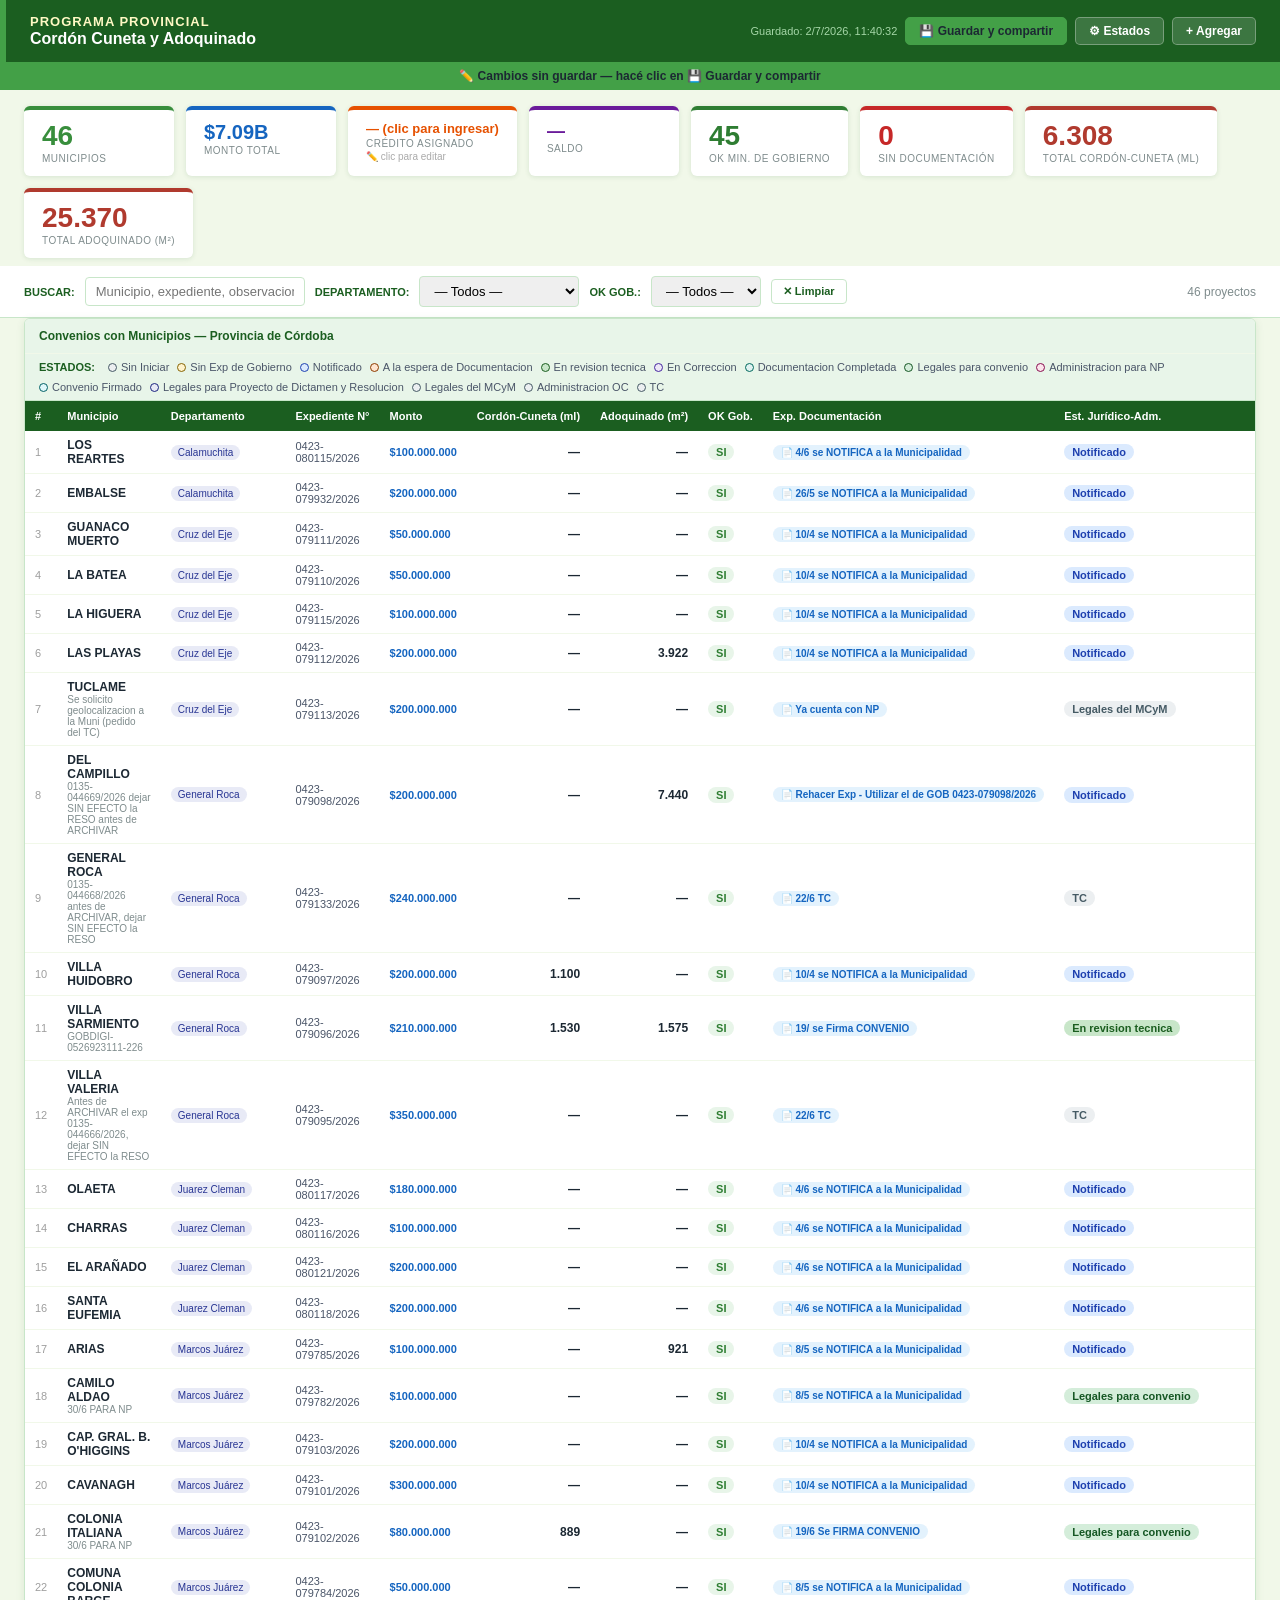
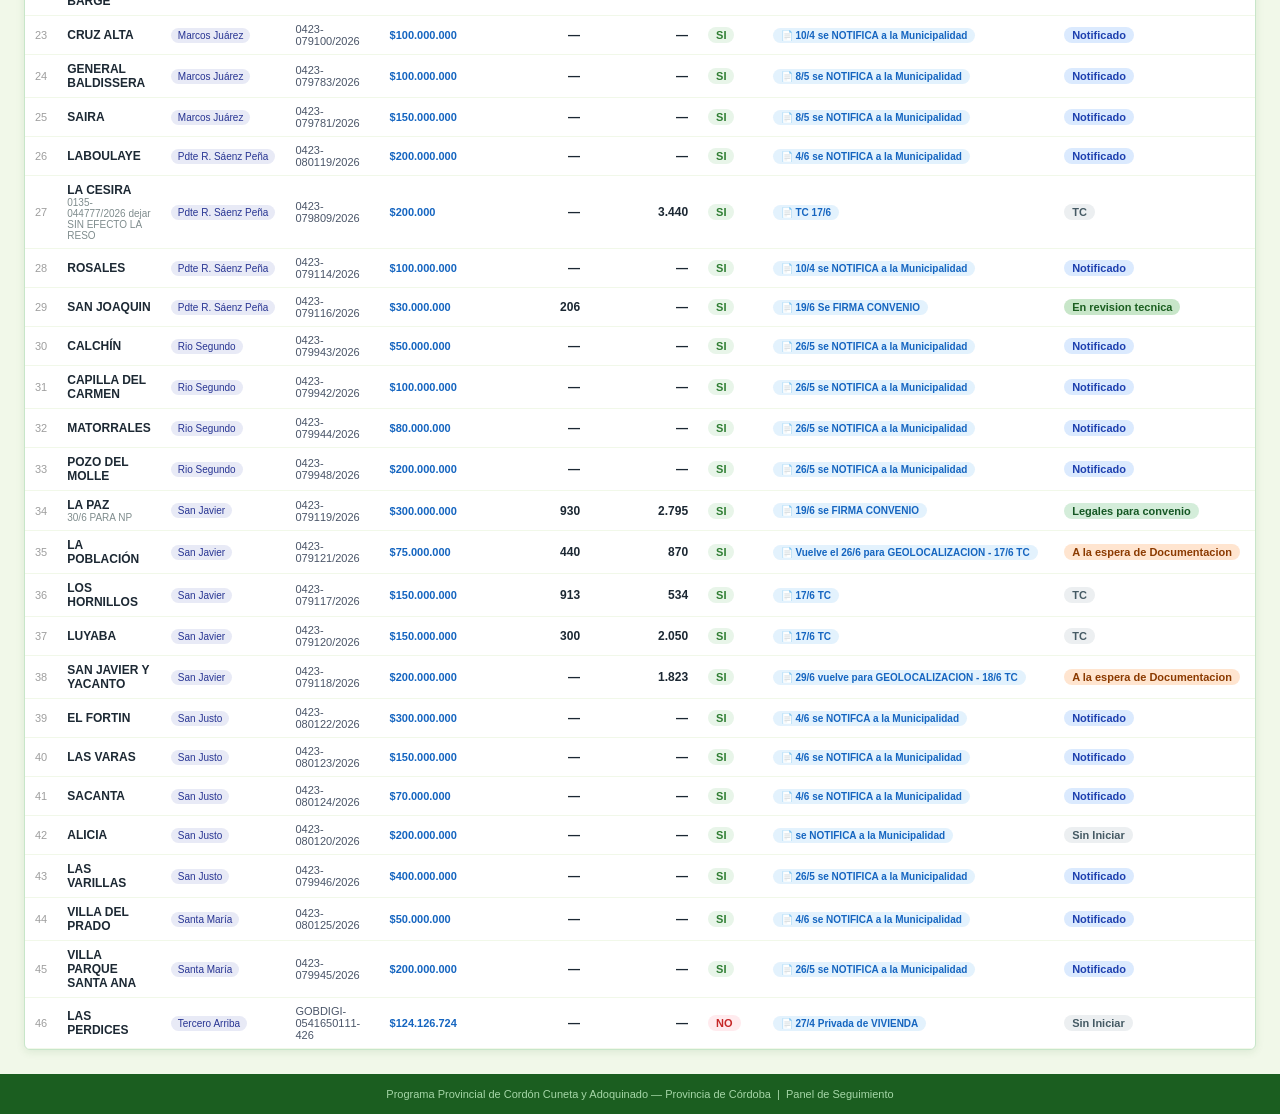
<file: context/areas/secretaria_Vivienda/Panel_Cordon_Cuneta (10).html>
<html lang="es"><head>
<meta charset="UTF-8">
<meta name="viewport" content="width=device-width, initial-scale=1.0">
<title>Panel — Cordón Cuneta y Adoquinado</title>
<style>
  * { box-sizing: border-box; margin: 0; padding: 0; }
  body { font-family: Calibri, 'Segoe UI', Arial, sans-serif; background: #F1F8E9; color: #1C2833; font-size: 14px; }

  .header { background: #1B5E20; color: #fff; padding: 0 24px; display: flex; align-items: center; gap: 14px; height: 62px; border-left: 6px solid #43A047; }
  .header-logo  { font-size: 13px; font-weight: 700; color: #FFF9C4; letter-spacing: 1px; line-height: 1.3; }
  .header-title { font-size: 16px; font-weight: 700; color: #fff; }
  .header-right { margin-left: auto; display: flex; align-items: center; gap: 8px; flex-shrink:0; }
  .header-ts    { font-size: 11px; color: #A5D6A7; }
  .btn-hdr { background: rgba(255,255,255,0.15); border: 1px solid rgba(255,255,255,0.3); color: #fff; padding: 6px 13px; border-radius: 5px; cursor: pointer; font-size: 12px; font-weight: 600; display:flex; align-items:center; gap:5px; white-space:nowrap; }
  .btn-hdr:hover { background: rgba(255,255,255,0.25); }
  .btn-hdr.save-btn { background: #43A047; border-color: #43A047; color: #1C2833; }
  .btn-hdr.save-btn:hover { background: #388E3C; }

  .save-hint { background: #43A047; color: #1C2833; text-align: center; padding: 7px 16px; font-size: 12px; font-weight: 700; display: none; }
  .save-hint.visible { display: block; }

  .summary { display: flex; gap: 12px; padding: 16px 24px 8px; flex-wrap: wrap; }
  .scard { background: #fff; border-radius: 6px; padding: 12px 18px; min-width: 150px; box-shadow: 0 1px 5px rgba(27,94,32,.12); border-top: 4px solid #388E3C; }
  .scard.monto { border-color: #1565C0; } .scard.ok { border-color: #2E7D32; } .scard.nodoc { border-color: #C62828; }
  .scard .num { font-size: 28px; font-weight: 700; line-height: 1; color: #388E3C; }
  .scard.monto .num { color: #1565C0; font-size: 20px; } .scard.ok .num { color: #2E7D32; } .scard.nodoc .num { color: #C62828; }

  .scard.pres   { border-color: #E65100; cursor:pointer; }
  .scard.saldo  { border-color: #6A1B9A; }
  .scard.pres  .num { color: #E65100; font-size: 18px; }
  .scard.saldo .num { color: #6A1B9A; font-size: 18px; }
  .scard-edit { font-size: 10px; color: #aaa; margin-top:2px; }
  .scard .lbl { font-size: 10px; color: #7F8C8D; margin-top: 3px; text-transform: uppercase; letter-spacing: 0.5px; }

  .filterbar { display: flex; gap: 10px; padding: 10px 24px; background: #fff; border-bottom: 1px solid #C8E6C9; align-items: center; flex-wrap: wrap; }
  .filterbar label { font-size: 11px; font-weight: 700; color: #1B5E20; text-transform: uppercase; }
  .filterbar input, .filterbar select { border: 1px solid #C8E6C9; border-radius: 4px; padding: 6px 10px; font-size: 13px; font-family: inherit; outline: none; }
  .filterbar input:focus, .filterbar select:focus { border-color: #1B5E20; }
  .filterbar input { width: 220px; }
  .filter-count { margin-left: auto; font-size: 12px; color: #7F8C8D; }
  .btn-clear { background: none; border: 1px solid #C8E6C9; color: #1B5E20; padding: 5px 11px; border-radius: 4px; cursor: pointer; font-size: 11px; font-weight: 600; }

  .panel-wrap { background: #fff; margin: 0 24px 24px; border-radius: 6px; box-shadow: 0 2px 8px rgba(27,94,32,.10); border: 1px solid #C8E6C9; overflow: hidden; }
  .panel-toolbar { display: flex; align-items: center; padding: 10px 14px; border-bottom: 1px solid #F1F8E9; background: #E8F5E9; }
  .panel-toolbar h2 { font-size: 12px; color: #1B5E20; flex: 1; font-weight: 700; }
  .legend-wrap { display: flex; flex-wrap: wrap; gap: 8px; padding: 7px 14px; background: #E8F5E9; border-bottom: 1px solid #C8E6C9; }
  .legend-item { display: flex; align-items: center; gap: 4px; font-size: 11px; color: #4A5568; }
  .legend-dot  { width: 9px; height: 9px; border-radius: 50%; flex-shrink: 0; }

  .tbl-wrap { overflow-x: auto; }
  table { width: 100%; border-collapse: collapse; font-size: 12px; }
  thead tr { background: #1B5E20; color: #fff; }
  thead th { padding: 9px 10px; text-align: left; font-weight: 600; font-size: 11px; white-space: nowrap; }
  tbody tr { border-bottom: 1px solid #F1F8E9; }
  tbody tr:hover { background: #FFF8F5; }
  tbody tr.hidden-row { display: none; }
  tbody td { padding: 7px 10px; vertical-align: middle; }

  .badge { display: inline-block; padding: 2px 8px; border-radius: 10px; font-size: 11px; font-weight: 600; white-space: nowrap; }
  .ok-si { background: #E8F5E9; color: #2E7D32; } .ok-no { background: #FFEBEE; color: #C62828; } .ok-tr { background: #FFF9C4; color: #F57F17; }
  .doc-si { background: #E3F2FD; color: #1565C0; font-size: 10px; }
  .avance-wrap { display: flex; align-items: center; gap: 6px; min-width: 80px; }
  .avance-bar  { flex: 1; height: 6px; background: #E0E0E0; border-radius: 3px; overflow: hidden; }
  .avance-fill { height: 100%; border-radius: 3px; }
  .avance-pct  { font-size: 11px; color: #7F8C8D; min-width: 26px; }
  .monto-cell { font-size: 11px; color: #1565C0; font-weight: 600; white-space: nowrap; }
  .depto-tag  { background: #E8EAF6; color: #283593; padding: 2px 7px; border-radius: 10px; font-size: 10px; white-space: nowrap; }
  .btn-icon { background: none; border: none; cursor: pointer; font-size: 13px; padding: 2px 4px; border-radius: 3px; opacity: 0.55; }
  .btn-icon:hover { opacity: 1; background: #F1F8E9; }
  .empty-state { text-align: center; padding: 44px 20px; color: #9E9E9E; font-size: 13px; }

  .modal-overlay { display: none; position: fixed; inset: 0; background: rgba(27,94,32,0.45); z-index: 100; align-items: center; justify-content: center; }
  .modal-overlay.open { display: flex; }
  .modal { background: #fff; border-radius: 8px; width: 740px; max-width: 97vw; max-height: 92vh; overflow-y: auto; box-shadow: 0 8px 30px rgba(0,0,0,0.22); }
  .modal-sm { width: 500px; }
  .modal-header { background: #1B5E20; color: #fff; padding: 14px 18px; border-radius: 8px 8px 0 0; display: flex; align-items: center; gap: 10px; position: sticky; top: 0; z-index: 1; }
  .modal-header h3 { flex: 1; font-size: 14px; }
  .modal-close { background: none; border: none; color: #A5D6A7; cursor: pointer; font-size: 20px; line-height: 1; }
  .modal-close:hover { color: #fff; }
  .modal-body { padding: 18px; }
  .modal-footer { padding: 13px 18px; border-top: 1px solid #F1F8E9; display: flex; justify-content: flex-end; gap: 10px; }
  .form-grid { display: grid; grid-template-columns: 1fr 1fr; gap: 12px; }
  .form-group { display: flex; flex-direction: column; gap: 4px; }
  .form-group.full { grid-column: 1 / -1; }
  .form-group label { font-size: 11px; font-weight: 700; color: #4A5568; text-transform: uppercase; letter-spacing: 0.4px; }
  .form-group input, .form-group select, .form-group textarea { border: 1px solid #C8E6C9; border-radius: 4px; padding: 7px 9px; font-size: 13px; font-family: inherit; outline: none; }
  .form-group input:focus, .form-group select:focus, .form-group textarea:focus { border-color: #1B5E20; }
  .sec-title { font-size: 11px; font-weight: 700; text-transform: uppercase; letter-spacing: 0.5px; color: #1B5E20; margin: 14px 0 8px; }
  .estado-grid { display: grid; grid-template-columns: 1fr 1fr 1fr; gap: 9px; }
  .estado-section { background: #E8F5E9; border: 1px solid #C8E6C9; border-radius: 6px; padding: 10px; }
  .estado-section h4 { font-size: 10px; text-transform: uppercase; letter-spacing: 0.5px; color: #1B5E20; margin-bottom: 7px; font-weight: 700; }
  .btn-cancel { background: #F1F8E9; color: #1B5E20; border: 1px solid #C8E6C9; padding: 7px 16px; border-radius: 4px; cursor: pointer; font-size: 13px; font-weight: 600; }
  .btn-save   { background: #1B5E20; color: #fff; border: none; padding: 7px 20px; border-radius: 4px; cursor: pointer; font-size: 13px; font-weight: 600; }
  .btn-save:hover { background: #388E3C; }
  .btn-danger { background: #C62828; color: #fff; border: none; padding: 7px 18px; border-radius: 4px; cursor: pointer; font-size: 13px; font-weight: 600; }

  .estado-list { display: flex; flex-direction: column; gap: 7px; }
  .estado-row { display: flex; align-items: center; gap: 9px; background: #E8F5E9; border: 1px solid #C8E6C9; border-radius: 6px; padding: 9px 11px; }
  .estado-row .swatch { width: 26px; height: 26px; border-radius: 50%; border: 2px solid rgba(0,0,0,0.12); flex-shrink: 0; cursor: pointer; }
  .estado-row input.nombre-estado { flex: 1; border: 1px solid #C8E6C9; border-radius: 4px; padding: 6px 9px; font-size: 13px; font-family: inherit; outline: none; }
  .btn-del-estado { background: none; border: none; cursor: pointer; font-size: 15px; color: #C62828; opacity: 0.6; padding: 3px; }
  .color-picker-wrap { position: relative; }
  .color-grid { display: none; position: absolute; top: 34px; left: 0; z-index: 200; background: #fff; border: 1px solid #C8E6C9; border-radius: 8px; padding: 9px; box-shadow: 0 4px 16px rgba(0,0,0,0.15); grid-template-columns: repeat(5,28px); gap: 5px; }
  .color-grid.open { display: grid; }
  .color-dot { width: 28px; height: 28px; border-radius: 50%; cursor: pointer; border: 2px solid transparent; transition: transform 0.1s; }
  .color-dot:hover { transform: scale(1.15); } .color-dot.selected { border-color: #1B5E20; }
  .add-estado-row { display: flex; align-items: center; gap: 9px; padding: 10px; background: #F1F8E9; border: 2px dashed #C8E6C9; border-radius: 6px; margin-top: 6px; }
  .add-estado-row input { flex: 1; border: 1px solid #C8E6C9; border-radius: 4px; padding: 6px 9px; font-size: 13px; font-family: inherit; outline: none; }
  .btn-add-estado { background: #1B5E20; color: #fff; border: none; padding: 6px 13px; border-radius: 4px; cursor: pointer; font-size: 12px; font-weight: 600; white-space: nowrap; }
  .confirm-overlay { display: none; position: fixed; inset: 0; background: rgba(27,94,32,0.45); z-index: 200; align-items: center; justify-content: center; }
  .confirm-overlay.open { display: flex; }
  .confirm-box { background: #fff; border-radius: 8px; padding: 26px 30px; max-width: 370px; text-align: center; box-shadow: 0 8px 30px rgba(0,0,0,0.2); }
  .confirm-box p { margin-bottom: 18px; color: #4A5568; font-size: 14px; }
  footer { text-align: center; padding: 14px; color: #A5D6A7; font-size: 11px; background: #1B5E20; }
</style>
</head>
<body>

<div class="header">
  <div>
    <div class="header-logo">PROGRAMA PROVINCIAL</div>
    <div class="header-title">Cordón Cuneta y Adoquinado</div>
  </div>
  <div class="header-right">
    <span class="header-ts" id="last-update">Guardado: 1/7/2026, 10:45:50</span>
    <button class="btn-hdr save-btn" onclick="guardarArchivo()">💾 Guardar y compartir</button>
    <button class="btn-hdr" onclick="openEstadosModal()">⚙ Estados</button>
    <button class="btn-hdr" onclick="openModal(null)">+ Agregar</button>
  </div>
</div>
<div class="save-hint visible" id="save-hint">✏️ Cambios sin guardar — hacé clic en <strong>💾 Guardar y compartir</strong></div>

<div class="summary">
  <div class="scard"><div class="num" id="cnt-total">46</div><div class="lbl">Municipios</div></div>
  <div class="scard monto"><div class="num" id="cnt-monto">$7.09B</div><div class="lbl">Monto Total</div></div>
  <div class="scard pres" onclick="editPresupuesto()" title="Clic para editar el crédito asignado">
    <div class="num" id="cnt-pres" style="font-size: 13px;">— (clic para ingresar)</div>
    <div class="lbl">Crédito Asignado</div>
    <div class="scard-edit">✏️ clic para editar</div>
  </div>
  <div class="scard saldo"><div class="num" id="cnt-saldo">—</div><div class="lbl">Saldo</div></div>
  <div class="scard ok"><div class="num" id="cnt-ok">45</div><div class="lbl">OK Min. de Gobierno</div></div>
  <div class="scard nodoc"><div class="num" id="cnt-nodoc">0</div><div class="lbl">Sin Documentación</div></div>
  <div class="scard" style="border-color:#B03A2E;">
    <div class="num" id="cnt-cc-ml" style="color:#B03A2E;">6.308</div>
    <div class="lbl">Total Cordón-Cuneta (ml)</div>
  </div>
  <div class="scard" style="border-color:#B03A2E;">
    <div class="num" id="cnt-ad-m2" style="color:#B03A2E;">25.370</div>
    <div class="lbl">Total Adoquinado (m²)</div>
  </div>
</div>

<div class="filterbar">
  <label>Buscar:</label>
  <input type="text" id="search-input" placeholder="Municipio, expediente, observaciones..." oninput="applyFilters()">
  <label>Departamento:</label>
  <select id="depto-filter" onchange="applyFilters()">
    <option value="">— Todos —</option>
    <option>Calamuchita</option><option>Cruz del Eje</option><option>General Roca</option>
    <option>Juarez Cleman</option><option>Marcos Juárez</option><option>Pdte R. Sáenz Peña</option>
    <option>Rio Segundo</option><option>San Javier</option><option>San Justo</option>
    <option>Santa María</option><option>Tercero Arriba</option>
  </select>
  <label>OK Gob.:</label>
  <select id="ok-filter" onchange="applyFilters()">
    <option value="">— Todos —</option>
    <option value="SI">SI</option><option value="NO">NO</option>
  </select>
  <button class="btn-clear" onclick="clearFilters()">✕ Limpiar</button>
  <span class="filter-count" id="filter-count">46 proyectos</span>
</div>

<div class="panel-wrap">
  <div class="panel-toolbar"><h2>Convenios con Municipios — Provincia de Córdoba</h2></div>
  <div class="legend-wrap" id="legend-main"><span style="font-size:11px;font-weight:700;color:#1B5E20;margin-right:5px;">ESTADOS:</span><span class="legend-item"><span class="legend-dot" style="background:#ECEFF1;border:1px solid #455A64;"></span>Sin Iniciar</span><span class="legend-item"><span class="legend-dot" style="background:#FFF3CD;border:1px solid #856404;"></span>Sin Exp de Gobierno</span><span class="legend-item"><span class="legend-dot" style="background:#DBEAFE;border:1px solid #1E40AF;"></span>Notificado</span><span class="legend-item"><span class="legend-dot" style="background:#FFE5D0;border:1px solid #8B3A00;"></span>A la espera de Documentacion</span><span class="legend-item"><span class="legend-dot" style="background:#C8E6C9;border:1px solid #1B5E20;"></span>En revision tecnica</span><span class="legend-item"><span class="legend-dot" style="background:#EDE7F6;border:1px solid #4527A0;"></span>En Correccion</span><span class="legend-item"><span class="legend-dot" style="background:#E0F2F1;border:1px solid #00695C;"></span>Documentacion Completada</span><span class="legend-item"><span class="legend-dot" style="background:#D4EDDA;border:1px solid #155724;"></span>Legales para convenio</span><span class="legend-item"><span class="legend-dot" style="background:#FCE4EC;border:1px solid #880E4F;"></span>Administracion para NP</span><span class="legend-item"><span class="legend-dot" style="background:#E0F7FA;border:1px solid #006064;"></span>Convenio Firmado</span><span class="legend-item"><span class="legend-dot" style="background:#E8EAF6;border:1px solid #1A237E;"></span>Legales para  Proyecto de Dictamen y Resolucion</span><span class="legend-item"><span class="legend-dot" style="background:#ECEFF1;border:1px solid #455A64;"></span>Legales del MCyM</span><span class="legend-item"><span class="legend-dot" style="background:#ECEFF1;border:1px solid #455A64;"></span>Administracion OC</span><span class="legend-item"><span class="legend-dot" style="background:#ECEFF1;border:1px solid #455A64;"></span>TC</span></div>
  <div class="tbl-wrap">
    <table>
      <thead><tr>
        <th>#</th><th>Municipio</th><th>Departamento</th><th>Expediente N°</th>
        <th>Monto</th><th style="white-space:nowrap;">Cordón-Cuneta (ml)</th><th style="white-space:nowrap;">Adoquinado (m²)</th>
        <th>OK Gob.</th><th>Exp. Documentación</th>
        <th>Est. Jurídico-Adm.</th><th>Est. Técnico</th><th>Est. Presup./Fin.</th>
        <th>Avance</th><th></th>
      </tr></thead>
      <tbody id="tbody-main"><tr id="tr-1">
      <td style="color:#9E9E9E;font-size:11px;">1</td>
      <td style="font-weight:700;font-size:12px;">LOS REARTES</td>
      <td><span class="depto-tag">Calamuchita</span></td>
      <td style="font-size:11px;color:#4A5568;">0423-080115/2026</td>
      <td class="monto-cell">$100.000.000</td>
      <td style="font-size:12px;font-weight:600;text-align:right;">—</td>
      <td style="font-size:12px;font-weight:600;text-align:right;">—</td>
      <td><span class="badge ok-si">SI</span></td>
      <td style="font-size:10px;"><span class="badge doc-si">📄 4/6 se NOTIFICA  a la Municipalidad</span></td>
      <td><span class="badge" style="background:#DBEAFE;color:#1E40AF;">Notificado</span></td>
      <td><span class="badge" style="background:#FFE5D0;color:#8B3A00;">A la espera de Documentacion</span></td>
      <td><span class="badge" style="background:#ECEFF1;color:#455A64;">Sin Iniciar</span></td>
      <td><div class="avance-wrap"><div class="avance-bar"><div class="avance-fill" style="width:13%;background:#F39C12;"></div></div><span class="avance-pct">13%</span></div></td>
      <td style="white-space:nowrap;">
        <button class="btn-icon" onclick="openModal(1)" title="Editar">✏️</button>
        <button class="btn-icon" onclick="askDelete(1)" title="Eliminar">🗑️</button>
      </td>
    </tr><tr id="tr-2">
      <td style="color:#9E9E9E;font-size:11px;">2</td>
      <td style="font-weight:700;font-size:12px;">EMBALSE</td>
      <td><span class="depto-tag">Calamuchita</span></td>
      <td style="font-size:11px;color:#4A5568;">0423-079932/2026</td>
      <td class="monto-cell">$200.000.000</td>
      <td style="font-size:12px;font-weight:600;text-align:right;">—</td>
      <td style="font-size:12px;font-weight:600;text-align:right;">—</td>
      <td><span class="badge ok-si">SI</span></td>
      <td style="font-size:10px;"><span class="badge doc-si">📄 26/5 se NOTIFICA a la Municipalidad</span></td>
      <td><span class="badge" style="background:#DBEAFE;color:#1E40AF;">Notificado</span></td>
      <td><span class="badge" style="background:#EDE7F6;color:#4527A0;">En Correccion</span></td>
      <td><span class="badge" style="background:#ECEFF1;color:#455A64;">Sin Iniciar</span></td>
      <td><div class="avance-wrap"><div class="avance-bar"><div class="avance-fill" style="width:18%;background:#F39C12;"></div></div><span class="avance-pct">18%</span></div></td>
      <td style="white-space:nowrap;">
        <button class="btn-icon" onclick="openModal(2)" title="Editar">✏️</button>
        <button class="btn-icon" onclick="askDelete(2)" title="Eliminar">🗑️</button>
      </td>
    </tr><tr id="tr-3">
      <td style="color:#9E9E9E;font-size:11px;">3</td>
      <td style="font-weight:700;font-size:12px;">GUANACO MUERTO</td>
      <td><span class="depto-tag">Cruz del Eje</span></td>
      <td style="font-size:11px;color:#4A5568;">0423-079111/2026</td>
      <td class="monto-cell">$50.000.000</td>
      <td style="font-size:12px;font-weight:600;text-align:right;">—</td>
      <td style="font-size:12px;font-weight:600;text-align:right;">—</td>
      <td><span class="badge ok-si">SI</span></td>
      <td style="font-size:10px;"><span class="badge doc-si">📄 10/4 se NOTIFICA a la Municipalidad</span></td>
      <td><span class="badge" style="background:#DBEAFE;color:#1E40AF;">Notificado</span></td>
      <td><span class="badge" style="background:#FFE5D0;color:#8B3A00;">A la espera de Documentacion</span></td>
      <td><span class="badge" style="background:#ECEFF1;color:#455A64;">Sin Iniciar</span></td>
      <td><div class="avance-wrap"><div class="avance-bar"><div class="avance-fill" style="width:13%;background:#F39C12;"></div></div><span class="avance-pct">13%</span></div></td>
      <td style="white-space:nowrap;">
        <button class="btn-icon" onclick="openModal(3)" title="Editar">✏️</button>
        <button class="btn-icon" onclick="askDelete(3)" title="Eliminar">🗑️</button>
      </td>
    </tr><tr id="tr-4">
      <td style="color:#9E9E9E;font-size:11px;">4</td>
      <td style="font-weight:700;font-size:12px;">LA BATEA</td>
      <td><span class="depto-tag">Cruz del Eje</span></td>
      <td style="font-size:11px;color:#4A5568;">0423-079110/2026</td>
      <td class="monto-cell">$50.000.000</td>
      <td style="font-size:12px;font-weight:600;text-align:right;">—</td>
      <td style="font-size:12px;font-weight:600;text-align:right;">—</td>
      <td><span class="badge ok-si">SI</span></td>
      <td style="font-size:10px;"><span class="badge doc-si">📄 10/4 se NOTIFICA a la Municipalidad</span></td>
      <td><span class="badge" style="background:#DBEAFE;color:#1E40AF;">Notificado</span></td>
      <td><span class="badge" style="background:#C8E6C9;color:#1B5E20;">En revision tecnica</span></td>
      <td><span class="badge" style="background:#ECEFF1;color:#455A64;">Sin Iniciar</span></td>
      <td><div class="avance-wrap"><div class="avance-bar"><div class="avance-fill" style="width:15%;background:#F39C12;"></div></div><span class="avance-pct">15%</span></div></td>
      <td style="white-space:nowrap;">
        <button class="btn-icon" onclick="openModal(4)" title="Editar">✏️</button>
        <button class="btn-icon" onclick="askDelete(4)" title="Eliminar">🗑️</button>
      </td>
    </tr><tr id="tr-5">
      <td style="color:#9E9E9E;font-size:11px;">5</td>
      <td style="font-weight:700;font-size:12px;">LA HIGUERA</td>
      <td><span class="depto-tag">Cruz del Eje</span></td>
      <td style="font-size:11px;color:#4A5568;">0423-079115/2026</td>
      <td class="monto-cell">$100.000.000</td>
      <td style="font-size:12px;font-weight:600;text-align:right;">—</td>
      <td style="font-size:12px;font-weight:600;text-align:right;">—</td>
      <td><span class="badge ok-si">SI</span></td>
      <td style="font-size:10px;"><span class="badge doc-si">📄 10/4 se NOTIFICA a la Municipalidad</span></td>
      <td><span class="badge" style="background:#DBEAFE;color:#1E40AF;">Notificado</span></td>
      <td><span class="badge" style="background:#C8E6C9;color:#1B5E20;">En revision tecnica</span></td>
      <td><span class="badge" style="background:#ECEFF1;color:#455A64;">Sin Iniciar</span></td>
      <td><div class="avance-wrap"><div class="avance-bar"><div class="avance-fill" style="width:15%;background:#F39C12;"></div></div><span class="avance-pct">15%</span></div></td>
      <td style="white-space:nowrap;">
        <button class="btn-icon" onclick="openModal(5)" title="Editar">✏️</button>
        <button class="btn-icon" onclick="askDelete(5)" title="Eliminar">🗑️</button>
      </td>
    </tr><tr id="tr-6">
      <td style="color:#9E9E9E;font-size:11px;">6</td>
      <td style="font-weight:700;font-size:12px;">LAS PLAYAS</td>
      <td><span class="depto-tag">Cruz del Eje</span></td>
      <td style="font-size:11px;color:#4A5568;">0423-079112/2026</td>
      <td class="monto-cell">$200.000.000</td>
      <td style="font-size:12px;font-weight:600;text-align:right;">—</td>
      <td style="font-size:12px;font-weight:600;text-align:right;">3.922</td>
      <td><span class="badge ok-si">SI</span></td>
      <td style="font-size:10px;"><span class="badge doc-si">📄 10/4 se NOTIFICA a la Municipalidad</span></td>
      <td><span class="badge" style="background:#DBEAFE;color:#1E40AF;">Notificado</span></td>
      <td><span class="badge" style="background:#EDE7F6;color:#4527A0;">En Correccion</span></td>
      <td><span class="badge" style="background:#ECEFF1;color:#455A64;">Sin Iniciar</span></td>
      <td><div class="avance-wrap"><div class="avance-bar"><div class="avance-fill" style="width:18%;background:#F39C12;"></div></div><span class="avance-pct">18%</span></div></td>
      <td style="white-space:nowrap;">
        <button class="btn-icon" onclick="openModal(6)" title="Editar">✏️</button>
        <button class="btn-icon" onclick="askDelete(6)" title="Eliminar">🗑️</button>
      </td>
    </tr><tr id="tr-7">
      <td style="color:#9E9E9E;font-size:11px;">7</td>
      <td style="font-weight:700;font-size:12px;">TUCLAME<br><span style="font-size:10px;color:#7F8C8D;font-weight:400;">Se solicito geolocalizacion a la Muni (pedido del TC)</span></td>
      <td><span class="depto-tag">Cruz del Eje</span></td>
      <td style="font-size:11px;color:#4A5568;">0423-079113/2026</td>
      <td class="monto-cell">$200.000.000</td>
      <td style="font-size:12px;font-weight:600;text-align:right;">—</td>
      <td style="font-size:12px;font-weight:600;text-align:right;">—</td>
      <td><span class="badge ok-si">SI</span></td>
      <td style="font-size:10px;"><span class="badge doc-si">📄 Ya cuenta con NP</span></td>
      <td><span class="badge" style="background:#ECEFF1;color:#455A64;">Legales del MCyM</span></td>
      <td><span class="badge" style="background:#E0F2F1;color:#00695C;">Documentacion Completada</span></td>
      <td><span class="badge" style="background:#FCE4EC;color:#880E4F;">Administracion para NP</span></td>
      <td><div class="avance-wrap"><div class="avance-bar"><div class="avance-fill" style="width:64%;background:#2196F3;"></div></div><span class="avance-pct">64%</span></div></td>
      <td style="white-space:nowrap;">
        <button class="btn-icon" onclick="openModal(7)" title="Editar">✏️</button>
        <button class="btn-icon" onclick="askDelete(7)" title="Eliminar">🗑️</button>
      </td>
    </tr><tr id="tr-8">
      <td style="color:#9E9E9E;font-size:11px;">8</td>
      <td style="font-weight:700;font-size:12px;">DEL CAMPILLO<br><span style="font-size:10px;color:#7F8C8D;font-weight:400;">0135-044669/2026 dejar SIN EFECTO la RESO antes de ARCHIVAR</span></td>
      <td><span class="depto-tag">General Roca</span></td>
      <td style="font-size:11px;color:#4A5568;">0423-079098/2026</td>
      <td class="monto-cell">$200.000.000</td>
      <td style="font-size:12px;font-weight:600;text-align:right;">—</td>
      <td style="font-size:12px;font-weight:600;text-align:right;">7.440</td>
      <td><span class="badge ok-si">SI</span></td>
      <td style="font-size:10px;"><span class="badge doc-si">📄 Rehacer Exp - Utilizar el de GOB 0423-079098/2026</span></td>
      <td><span class="badge" style="background:#DBEAFE;color:#1E40AF;">Notificado</span></td>
      <td><span class="badge" style="background:#EDE7F6;color:#4527A0;">En Correccion</span></td>
      <td><span class="badge" style="background:#FCE4EC;color:#880E4F;">Administracion para NP</span></td>
      <td><div class="avance-wrap"><div class="avance-bar"><div class="avance-fill" style="width:38%;background:#F39C12;"></div></div><span class="avance-pct">38%</span></div></td>
      <td style="white-space:nowrap;">
        <button class="btn-icon" onclick="openModal(8)" title="Editar">✏️</button>
        <button class="btn-icon" onclick="askDelete(8)" title="Eliminar">🗑️</button>
      </td>
    </tr><tr id="tr-9">
      <td style="color:#9E9E9E;font-size:11px;">9</td>
      <td style="font-weight:700;font-size:12px;">GENERAL ROCA<br><span style="font-size:10px;color:#7F8C8D;font-weight:400;">0135-044668/2026 antes de ARCHIVAR, dejar SIN EFECTO la RESO</span></td>
      <td><span class="depto-tag">General Roca</span></td>
      <td style="font-size:11px;color:#4A5568;">0423-079133/2026</td>
      <td class="monto-cell">$240.000.000</td>
      <td style="font-size:12px;font-weight:600;text-align:right;">—</td>
      <td style="font-size:12px;font-weight:600;text-align:right;">—</td>
      <td><span class="badge ok-si">SI</span></td>
      <td style="font-size:10px;"><span class="badge doc-si">📄 22/6 TC</span></td>
      <td><span class="badge" style="background:#ECEFF1;color:#455A64;">TC</span></td>
      <td><span class="badge" style="background:#E0F2F1;color:#00695C;">Documentacion Completada</span></td>
      <td><span class="badge" style="background:#ECEFF1;color:#455A64;">TC</span></td>
      <td><div class="avance-wrap"><div class="avance-bar"><div class="avance-fill" style="width:82%;background:#27AE60;"></div></div><span class="avance-pct">82%</span></div></td>
      <td style="white-space:nowrap;">
        <button class="btn-icon" onclick="openModal(9)" title="Editar">✏️</button>
        <button class="btn-icon" onclick="askDelete(9)" title="Eliminar">🗑️</button>
      </td>
    </tr><tr id="tr-10">
      <td style="color:#9E9E9E;font-size:11px;">10</td>
      <td style="font-weight:700;font-size:12px;">VILLA HUIDOBRO</td>
      <td><span class="depto-tag">General Roca</span></td>
      <td style="font-size:11px;color:#4A5568;">0423-079097/2026</td>
      <td class="monto-cell">$200.000.000</td>
      <td style="font-size:12px;font-weight:600;text-align:right;">1.100</td>
      <td style="font-size:12px;font-weight:600;text-align:right;">—</td>
      <td><span class="badge ok-si">SI</span></td>
      <td style="font-size:10px;"><span class="badge doc-si">📄 10/4 se NOTIFICA a la Municipalidad</span></td>
      <td><span class="badge" style="background:#DBEAFE;color:#1E40AF;">Notificado</span></td>
      <td><span class="badge" style="background:#EDE7F6;color:#4527A0;">En Correccion</span></td>
      <td><span class="badge" style="background:#ECEFF1;color:#455A64;">Sin Iniciar</span></td>
      <td><div class="avance-wrap"><div class="avance-bar"><div class="avance-fill" style="width:18%;background:#F39C12;"></div></div><span class="avance-pct">18%</span></div></td>
      <td style="white-space:nowrap;">
        <button class="btn-icon" onclick="openModal(10)" title="Editar">✏️</button>
        <button class="btn-icon" onclick="askDelete(10)" title="Eliminar">🗑️</button>
      </td>
    </tr><tr id="tr-11">
      <td style="color:#9E9E9E;font-size:11px;">11</td>
      <td style="font-weight:700;font-size:12px;">VILLA SARMIENTO<br><span style="font-size:10px;color:#7F8C8D;font-weight:400;">GOBDIGI-0526923111-226</span></td>
      <td><span class="depto-tag">General Roca</span></td>
      <td style="font-size:11px;color:#4A5568;">0423-079096/2026</td>
      <td class="monto-cell">$210.000.000</td>
      <td style="font-size:12px;font-weight:600;text-align:right;">1.530</td>
      <td style="font-size:12px;font-weight:600;text-align:right;">1.575</td>
      <td><span class="badge ok-si">SI</span></td>
      <td style="font-size:10px;"><span class="badge doc-si">📄 19/ se Firma CONVENIO</span></td>
      <td><span class="badge" style="background:#C8E6C9;color:#1B5E20;">En revision tecnica</span></td>
      <td><span class="badge" style="background:#EDE7F6;color:#4527A0;">En Correccion</span></td>
      <td><span class="badge" style="background:#ECEFF1;color:#455A64;">Sin Iniciar</span></td>
      <td><div class="avance-wrap"><div class="avance-bar"><div class="avance-fill" style="width:23%;background:#F39C12;"></div></div><span class="avance-pct">23%</span></div></td>
      <td style="white-space:nowrap;">
        <button class="btn-icon" onclick="openModal(11)" title="Editar">✏️</button>
        <button class="btn-icon" onclick="askDelete(11)" title="Eliminar">🗑️</button>
      </td>
    </tr><tr id="tr-12">
      <td style="color:#9E9E9E;font-size:11px;">12</td>
      <td style="font-weight:700;font-size:12px;">VILLA VALERIA<br><span style="font-size:10px;color:#7F8C8D;font-weight:400;">Antes de ARCHIVAR el exp 0135-044666/2026, dejar SIN EFECTO la RESO</span></td>
      <td><span class="depto-tag">General Roca</span></td>
      <td style="font-size:11px;color:#4A5568;">0423-079095/2026</td>
      <td class="monto-cell">$350.000.000</td>
      <td style="font-size:12px;font-weight:600;text-align:right;">—</td>
      <td style="font-size:12px;font-weight:600;text-align:right;">—</td>
      <td><span class="badge ok-si">SI</span></td>
      <td style="font-size:10px;"><span class="badge doc-si">📄 22/6 TC</span></td>
      <td><span class="badge" style="background:#ECEFF1;color:#455A64;">TC</span></td>
      <td><span class="badge" style="background:#E0F2F1;color:#00695C;">Documentacion Completada</span></td>
      <td><span class="badge" style="background:#ECEFF1;color:#455A64;">TC</span></td>
      <td><div class="avance-wrap"><div class="avance-bar"><div class="avance-fill" style="width:82%;background:#27AE60;"></div></div><span class="avance-pct">82%</span></div></td>
      <td style="white-space:nowrap;">
        <button class="btn-icon" onclick="openModal(12)" title="Editar">✏️</button>
        <button class="btn-icon" onclick="askDelete(12)" title="Eliminar">🗑️</button>
      </td>
    </tr><tr id="tr-13">
      <td style="color:#9E9E9E;font-size:11px;">13</td>
      <td style="font-weight:700;font-size:12px;">OLAETA</td>
      <td><span class="depto-tag">Juarez Cleman</span></td>
      <td style="font-size:11px;color:#4A5568;">0423-080117/2026</td>
      <td class="monto-cell">$180.000.000</td>
      <td style="font-size:12px;font-weight:600;text-align:right;">—</td>
      <td style="font-size:12px;font-weight:600;text-align:right;">—</td>
      <td><span class="badge ok-si">SI</span></td>
      <td style="font-size:10px;"><span class="badge doc-si">📄 4/6 se NOTIFICA a la Municipalidad</span></td>
      <td><span class="badge" style="background:#DBEAFE;color:#1E40AF;">Notificado</span></td>
      <td><span class="badge" style="background:#FFE5D0;color:#8B3A00;">A la espera de Documentacion</span></td>
      <td><span class="badge" style="background:#ECEFF1;color:#455A64;">Sin Iniciar</span></td>
      <td><div class="avance-wrap"><div class="avance-bar"><div class="avance-fill" style="width:13%;background:#F39C12;"></div></div><span class="avance-pct">13%</span></div></td>
      <td style="white-space:nowrap;">
        <button class="btn-icon" onclick="openModal(13)" title="Editar">✏️</button>
        <button class="btn-icon" onclick="askDelete(13)" title="Eliminar">🗑️</button>
      </td>
    </tr><tr id="tr-14">
      <td style="color:#9E9E9E;font-size:11px;">14</td>
      <td style="font-weight:700;font-size:12px;">CHARRAS</td>
      <td><span class="depto-tag">Juarez Cleman</span></td>
      <td style="font-size:11px;color:#4A5568;">0423-080116/2026</td>
      <td class="monto-cell">$100.000.000</td>
      <td style="font-size:12px;font-weight:600;text-align:right;">—</td>
      <td style="font-size:12px;font-weight:600;text-align:right;">—</td>
      <td><span class="badge ok-si">SI</span></td>
      <td style="font-size:10px;"><span class="badge doc-si">📄 4/6 se NOTIFICA a la Municipalidad</span></td>
      <td><span class="badge" style="background:#DBEAFE;color:#1E40AF;">Notificado</span></td>
      <td><span class="badge" style="background:#EDE7F6;color:#4527A0;">En Correccion</span></td>
      <td><span class="badge" style="background:#ECEFF1;color:#455A64;">Sin Iniciar</span></td>
      <td><div class="avance-wrap"><div class="avance-bar"><div class="avance-fill" style="width:18%;background:#F39C12;"></div></div><span class="avance-pct">18%</span></div></td>
      <td style="white-space:nowrap;">
        <button class="btn-icon" onclick="openModal(14)" title="Editar">✏️</button>
        <button class="btn-icon" onclick="askDelete(14)" title="Eliminar">🗑️</button>
      </td>
    </tr><tr id="tr-15">
      <td style="color:#9E9E9E;font-size:11px;">15</td>
      <td style="font-weight:700;font-size:12px;">EL ARAÑADO</td>
      <td><span class="depto-tag">Juarez Cleman</span></td>
      <td style="font-size:11px;color:#4A5568;">0423-080121/2026</td>
      <td class="monto-cell">$200.000.000</td>
      <td style="font-size:12px;font-weight:600;text-align:right;">—</td>
      <td style="font-size:12px;font-weight:600;text-align:right;">—</td>
      <td><span class="badge ok-si">SI</span></td>
      <td style="font-size:10px;"><span class="badge doc-si">📄 4/6 se NOTIFICA a la Municipalidad</span></td>
      <td><span class="badge" style="background:#DBEAFE;color:#1E40AF;">Notificado</span></td>
      <td><span class="badge" style="background:#FFE5D0;color:#8B3A00;">A la espera de Documentacion</span></td>
      <td><span class="badge" style="background:#ECEFF1;color:#455A64;">Sin Iniciar</span></td>
      <td><div class="avance-wrap"><div class="avance-bar"><div class="avance-fill" style="width:13%;background:#F39C12;"></div></div><span class="avance-pct">13%</span></div></td>
      <td style="white-space:nowrap;">
        <button class="btn-icon" onclick="openModal(15)" title="Editar">✏️</button>
        <button class="btn-icon" onclick="askDelete(15)" title="Eliminar">🗑️</button>
      </td>
    </tr><tr id="tr-16">
      <td style="color:#9E9E9E;font-size:11px;">16</td>
      <td style="font-weight:700;font-size:12px;">SANTA EUFEMIA</td>
      <td><span class="depto-tag">Juarez Cleman</span></td>
      <td style="font-size:11px;color:#4A5568;">0423-080118/2026</td>
      <td class="monto-cell">$200.000.000</td>
      <td style="font-size:12px;font-weight:600;text-align:right;">—</td>
      <td style="font-size:12px;font-weight:600;text-align:right;">—</td>
      <td><span class="badge ok-si">SI</span></td>
      <td style="font-size:10px;"><span class="badge doc-si">📄 4/6 se NOTIFICA a la Municipalidad</span></td>
      <td><span class="badge" style="background:#DBEAFE;color:#1E40AF;">Notificado</span></td>
      <td><span class="badge" style="background:#FFE5D0;color:#8B3A00;">A la espera de Documentacion</span></td>
      <td><span class="badge" style="background:#ECEFF1;color:#455A64;">Sin Iniciar</span></td>
      <td><div class="avance-wrap"><div class="avance-bar"><div class="avance-fill" style="width:13%;background:#F39C12;"></div></div><span class="avance-pct">13%</span></div></td>
      <td style="white-space:nowrap;">
        <button class="btn-icon" onclick="openModal(16)" title="Editar">✏️</button>
        <button class="btn-icon" onclick="askDelete(16)" title="Eliminar">🗑️</button>
      </td>
    </tr><tr id="tr-17">
      <td style="color:#9E9E9E;font-size:11px;">17</td>
      <td style="font-weight:700;font-size:12px;">ARIAS</td>
      <td><span class="depto-tag">Marcos Juárez</span></td>
      <td style="font-size:11px;color:#4A5568;">0423-079785/2026</td>
      <td class="monto-cell">$100.000.000</td>
      <td style="font-size:12px;font-weight:600;text-align:right;">—</td>
      <td style="font-size:12px;font-weight:600;text-align:right;">921</td>
      <td><span class="badge ok-si">SI</span></td>
      <td style="font-size:10px;"><span class="badge doc-si">📄 8/5 se NOTIFICA a la Municipalidad</span></td>
      <td><span class="badge" style="background:#DBEAFE;color:#1E40AF;">Notificado</span></td>
      <td><span class="badge" style="background:#C8E6C9;color:#1B5E20;">En revision tecnica</span></td>
      <td><span class="badge" style="background:#ECEFF1;color:#455A64;">Sin Iniciar</span></td>
      <td><div class="avance-wrap"><div class="avance-bar"><div class="avance-fill" style="width:15%;background:#F39C12;"></div></div><span class="avance-pct">15%</span></div></td>
      <td style="white-space:nowrap;">
        <button class="btn-icon" onclick="openModal(17)" title="Editar">✏️</button>
        <button class="btn-icon" onclick="askDelete(17)" title="Eliminar">🗑️</button>
      </td>
    </tr><tr id="tr-18">
      <td style="color:#9E9E9E;font-size:11px;">18</td>
      <td style="font-weight:700;font-size:12px;">CAMILO ALDAO<br><span style="font-size:10px;color:#7F8C8D;font-weight:400;">30/6 PARA NP</span></td>
      <td><span class="depto-tag">Marcos Juárez</span></td>
      <td style="font-size:11px;color:#4A5568;">0423-079782/2026</td>
      <td class="monto-cell">$100.000.000</td>
      <td style="font-size:12px;font-weight:600;text-align:right;">—</td>
      <td style="font-size:12px;font-weight:600;text-align:right;">—</td>
      <td><span class="badge ok-si">SI</span></td>
      <td style="font-size:10px;"><span class="badge doc-si">📄 8/5 se NOTIFICA a la Municipalidad</span></td>
      <td><span class="badge" style="background:#D4EDDA;color:#155724;">Legales para convenio</span></td>
      <td><span class="badge" style="background:#E0F2F1;color:#00695C;">Documentacion Completada</span></td>
      <td><span class="badge" style="background:#FCE4EC;color:#880E4F;">Administracion para NP</span></td>
      <td><div class="avance-wrap"><div class="avance-bar"><div class="avance-fill" style="width:54%;background:#2196F3;"></div></div><span class="avance-pct">54%</span></div></td>
      <td style="white-space:nowrap;">
        <button class="btn-icon" onclick="openModal(18)" title="Editar">✏️</button>
        <button class="btn-icon" onclick="askDelete(18)" title="Eliminar">🗑️</button>
      </td>
    </tr><tr id="tr-19">
      <td style="color:#9E9E9E;font-size:11px;">19</td>
      <td style="font-weight:700;font-size:12px;">CAP. GRAL. B. O'HIGGINS</td>
      <td><span class="depto-tag">Marcos Juárez</span></td>
      <td style="font-size:11px;color:#4A5568;">0423-079103/2026</td>
      <td class="monto-cell">$200.000.000</td>
      <td style="font-size:12px;font-weight:600;text-align:right;">—</td>
      <td style="font-size:12px;font-weight:600;text-align:right;">—</td>
      <td><span class="badge ok-si">SI</span></td>
      <td style="font-size:10px;"><span class="badge doc-si">📄 10/4 se NOTIFICA a la Municipalidad</span></td>
      <td><span class="badge" style="background:#DBEAFE;color:#1E40AF;">Notificado</span></td>
      <td><span class="badge" style="background:#FFE5D0;color:#8B3A00;">A la espera de Documentacion</span></td>
      <td><span class="badge" style="background:#ECEFF1;color:#455A64;">Sin Iniciar</span></td>
      <td><div class="avance-wrap"><div class="avance-bar"><div class="avance-fill" style="width:13%;background:#F39C12;"></div></div><span class="avance-pct">13%</span></div></td>
      <td style="white-space:nowrap;">
        <button class="btn-icon" onclick="openModal(19)" title="Editar">✏️</button>
        <button class="btn-icon" onclick="askDelete(19)" title="Eliminar">🗑️</button>
      </td>
    </tr><tr id="tr-20">
      <td style="color:#9E9E9E;font-size:11px;">20</td>
      <td style="font-weight:700;font-size:12px;">CAVANAGH</td>
      <td><span class="depto-tag">Marcos Juárez</span></td>
      <td style="font-size:11px;color:#4A5568;">0423-079101/2026</td>
      <td class="monto-cell">$300.000.000</td>
      <td style="font-size:12px;font-weight:600;text-align:right;">—</td>
      <td style="font-size:12px;font-weight:600;text-align:right;">—</td>
      <td><span class="badge ok-si">SI</span></td>
      <td style="font-size:10px;"><span class="badge doc-si">📄 10/4 se NOTIFICA a la Municipalidad</span></td>
      <td><span class="badge" style="background:#DBEAFE;color:#1E40AF;">Notificado</span></td>
      <td><span class="badge" style="background:#EDE7F6;color:#4527A0;">En Correccion</span></td>
      <td><span class="badge" style="background:#ECEFF1;color:#455A64;">Sin Iniciar</span></td>
      <td><div class="avance-wrap"><div class="avance-bar"><div class="avance-fill" style="width:18%;background:#F39C12;"></div></div><span class="avance-pct">18%</span></div></td>
      <td style="white-space:nowrap;">
        <button class="btn-icon" onclick="openModal(20)" title="Editar">✏️</button>
        <button class="btn-icon" onclick="askDelete(20)" title="Eliminar">🗑️</button>
      </td>
    </tr><tr id="tr-21">
      <td style="color:#9E9E9E;font-size:11px;">21</td>
      <td style="font-weight:700;font-size:12px;">COLONIA ITALIANA<br><span style="font-size:10px;color:#7F8C8D;font-weight:400;">30/6 PARA NP</span></td>
      <td><span class="depto-tag">Marcos Juárez</span></td>
      <td style="font-size:11px;color:#4A5568;">0423-079102/2026</td>
      <td class="monto-cell">$80.000.000</td>
      <td style="font-size:12px;font-weight:600;text-align:right;">889</td>
      <td style="font-size:12px;font-weight:600;text-align:right;">—</td>
      <td><span class="badge ok-si">SI</span></td>
      <td style="font-size:10px;"><span class="badge doc-si">📄 19/6 Se FIRMA CONVENIO</span></td>
      <td><span class="badge" style="background:#D4EDDA;color:#155724;">Legales para convenio</span></td>
      <td><span class="badge" style="background:#E0F2F1;color:#00695C;">Documentacion Completada</span></td>
      <td><span class="badge" style="background:#FCE4EC;color:#880E4F;">Administracion para NP</span></td>
      <td><div class="avance-wrap"><div class="avance-bar"><div class="avance-fill" style="width:54%;background:#2196F3;"></div></div><span class="avance-pct">54%</span></div></td>
      <td style="white-space:nowrap;">
        <button class="btn-icon" onclick="openModal(21)" title="Editar">✏️</button>
        <button class="btn-icon" onclick="askDelete(21)" title="Eliminar">🗑️</button>
      </td>
    </tr><tr id="tr-22">
      <td style="color:#9E9E9E;font-size:11px;">22</td>
      <td style="font-weight:700;font-size:12px;">COMUNA COLONIA BARGE</td>
      <td><span class="depto-tag">Marcos Juárez</span></td>
      <td style="font-size:11px;color:#4A5568;">0423-079784/2026</td>
      <td class="monto-cell">$50.000.000</td>
      <td style="font-size:12px;font-weight:600;text-align:right;">—</td>
      <td style="font-size:12px;font-weight:600;text-align:right;">—</td>
      <td><span class="badge ok-si">SI</span></td>
      <td style="font-size:10px;"><span class="badge doc-si">📄 8/5 se NOTIFICA a la Municipalidad</span></td>
      <td><span class="badge" style="background:#DBEAFE;color:#1E40AF;">Notificado</span></td>
      <td><span class="badge" style="background:#FFE5D0;color:#8B3A00;">A la espera de Documentacion</span></td>
      <td><span class="badge" style="background:#ECEFF1;color:#455A64;">Sin Iniciar</span></td>
      <td><div class="avance-wrap"><div class="avance-bar"><div class="avance-fill" style="width:13%;background:#F39C12;"></div></div><span class="avance-pct">13%</span></div></td>
      <td style="white-space:nowrap;">
        <button class="btn-icon" onclick="openModal(22)" title="Editar">✏️</button>
        <button class="btn-icon" onclick="askDelete(22)" title="Eliminar">🗑️</button>
      </td>
    </tr><tr id="tr-23">
      <td style="color:#9E9E9E;font-size:11px;">23</td>
      <td style="font-weight:700;font-size:12px;">CRUZ ALTA</td>
      <td><span class="depto-tag">Marcos Juárez</span></td>
      <td style="font-size:11px;color:#4A5568;">0423-079100/2026</td>
      <td class="monto-cell">$100.000.000</td>
      <td style="font-size:12px;font-weight:600;text-align:right;">—</td>
      <td style="font-size:12px;font-weight:600;text-align:right;">—</td>
      <td><span class="badge ok-si">SI</span></td>
      <td style="font-size:10px;"><span class="badge doc-si">📄 10/4 se NOTIFICA a la Municipalidad</span></td>
      <td><span class="badge" style="background:#DBEAFE;color:#1E40AF;">Notificado</span></td>
      <td><span class="badge" style="background:#FFE5D0;color:#8B3A00;">A la espera de Documentacion</span></td>
      <td><span class="badge" style="background:#ECEFF1;color:#455A64;">Sin Iniciar</span></td>
      <td><div class="avance-wrap"><div class="avance-bar"><div class="avance-fill" style="width:13%;background:#F39C12;"></div></div><span class="avance-pct">13%</span></div></td>
      <td style="white-space:nowrap;">
        <button class="btn-icon" onclick="openModal(23)" title="Editar">✏️</button>
        <button class="btn-icon" onclick="askDelete(23)" title="Eliminar">🗑️</button>
      </td>
    </tr><tr id="tr-24">
      <td style="color:#9E9E9E;font-size:11px;">24</td>
      <td style="font-weight:700;font-size:12px;">GENERAL BALDISSERA</td>
      <td><span class="depto-tag">Marcos Juárez</span></td>
      <td style="font-size:11px;color:#4A5568;">0423-079783/2026</td>
      <td class="monto-cell">$100.000.000</td>
      <td style="font-size:12px;font-weight:600;text-align:right;">—</td>
      <td style="font-size:12px;font-weight:600;text-align:right;">—</td>
      <td><span class="badge ok-si">SI</span></td>
      <td style="font-size:10px;"><span class="badge doc-si">📄 8/5 se NOTIFICA  a la Municipalidad</span></td>
      <td><span class="badge" style="background:#DBEAFE;color:#1E40AF;">Notificado</span></td>
      <td><span class="badge" style="background:#FFE5D0;color:#8B3A00;">A la espera de Documentacion</span></td>
      <td><span class="badge" style="background:#ECEFF1;color:#455A64;">Sin Iniciar</span></td>
      <td><div class="avance-wrap"><div class="avance-bar"><div class="avance-fill" style="width:13%;background:#F39C12;"></div></div><span class="avance-pct">13%</span></div></td>
      <td style="white-space:nowrap;">
        <button class="btn-icon" onclick="openModal(24)" title="Editar">✏️</button>
        <button class="btn-icon" onclick="askDelete(24)" title="Eliminar">🗑️</button>
      </td>
    </tr><tr id="tr-25">
      <td style="color:#9E9E9E;font-size:11px;">25</td>
      <td style="font-weight:700;font-size:12px;">SAIRA</td>
      <td><span class="depto-tag">Marcos Juárez</span></td>
      <td style="font-size:11px;color:#4A5568;">0423-079781/2026</td>
      <td class="monto-cell">$150.000.000</td>
      <td style="font-size:12px;font-weight:600;text-align:right;">—</td>
      <td style="font-size:12px;font-weight:600;text-align:right;">—</td>
      <td><span class="badge ok-si">SI</span></td>
      <td style="font-size:10px;"><span class="badge doc-si">📄 8/5 se NOTIFICA a la Municipalidad</span></td>
      <td><span class="badge" style="background:#DBEAFE;color:#1E40AF;">Notificado</span></td>
      <td><span class="badge" style="background:#FFE5D0;color:#8B3A00;">A la espera de Documentacion</span></td>
      <td><span class="badge" style="background:#ECEFF1;color:#455A64;">Sin Iniciar</span></td>
      <td><div class="avance-wrap"><div class="avance-bar"><div class="avance-fill" style="width:13%;background:#F39C12;"></div></div><span class="avance-pct">13%</span></div></td>
      <td style="white-space:nowrap;">
        <button class="btn-icon" onclick="openModal(25)" title="Editar">✏️</button>
        <button class="btn-icon" onclick="askDelete(25)" title="Eliminar">🗑️</button>
      </td>
    </tr><tr id="tr-26">
      <td style="color:#9E9E9E;font-size:11px;">26</td>
      <td style="font-weight:700;font-size:12px;">LABOULAYE</td>
      <td><span class="depto-tag">Pdte R. Sáenz Peña</span></td>
      <td style="font-size:11px;color:#4A5568;">0423-080119/2026</td>
      <td class="monto-cell">$200.000.000</td>
      <td style="font-size:12px;font-weight:600;text-align:right;">—</td>
      <td style="font-size:12px;font-weight:600;text-align:right;">—</td>
      <td><span class="badge ok-si">SI</span></td>
      <td style="font-size:10px;"><span class="badge doc-si">📄 4/6 se NOTIFICA a la Municipalidad</span></td>
      <td><span class="badge" style="background:#DBEAFE;color:#1E40AF;">Notificado</span></td>
      <td><span class="badge" style="background:#FFE5D0;color:#8B3A00;">A la espera de Documentacion</span></td>
      <td><span class="badge" style="background:#ECEFF1;color:#455A64;">Sin Iniciar</span></td>
      <td><div class="avance-wrap"><div class="avance-bar"><div class="avance-fill" style="width:13%;background:#F39C12;"></div></div><span class="avance-pct">13%</span></div></td>
      <td style="white-space:nowrap;">
        <button class="btn-icon" onclick="openModal(26)" title="Editar">✏️</button>
        <button class="btn-icon" onclick="askDelete(26)" title="Eliminar">🗑️</button>
      </td>
    </tr><tr id="tr-27">
      <td style="color:#9E9E9E;font-size:11px;">27</td>
      <td style="font-weight:700;font-size:12px;">LA CESIRA<br><span style="font-size:10px;color:#7F8C8D;font-weight:400;">0135-044777/2026 dejar SIN EFECTO LA RESO</span></td>
      <td><span class="depto-tag">Pdte R. Sáenz Peña</span></td>
      <td style="font-size:11px;color:#4A5568;">0423-079809/2026</td>
      <td class="monto-cell">$200.000</td>
      <td style="font-size:12px;font-weight:600;text-align:right;">—</td>
      <td style="font-size:12px;font-weight:600;text-align:right;">3.440</td>
      <td><span class="badge ok-si">SI</span></td>
      <td style="font-size:10px;"><span class="badge doc-si">📄 TC 17/6</span></td>
      <td><span class="badge" style="background:#ECEFF1;color:#455A64;">TC</span></td>
      <td><span class="badge" style="background:#E0F2F1;color:#00695C;">Documentacion Completada</span></td>
      <td><span class="badge" style="background:#ECEFF1;color:#455A64;">TC</span></td>
      <td><div class="avance-wrap"><div class="avance-bar"><div class="avance-fill" style="width:82%;background:#27AE60;"></div></div><span class="avance-pct">82%</span></div></td>
      <td style="white-space:nowrap;">
        <button class="btn-icon" onclick="openModal(27)" title="Editar">✏️</button>
        <button class="btn-icon" onclick="askDelete(27)" title="Eliminar">🗑️</button>
      </td>
    </tr><tr id="tr-28">
      <td style="color:#9E9E9E;font-size:11px;">28</td>
      <td style="font-weight:700;font-size:12px;">ROSALES</td>
      <td><span class="depto-tag">Pdte R. Sáenz Peña</span></td>
      <td style="font-size:11px;color:#4A5568;">0423-079114/2026</td>
      <td class="monto-cell">$100.000.000</td>
      <td style="font-size:12px;font-weight:600;text-align:right;">—</td>
      <td style="font-size:12px;font-weight:600;text-align:right;">—</td>
      <td><span class="badge ok-si">SI</span></td>
      <td style="font-size:10px;"><span class="badge doc-si">📄 10/4 se NOTIFICA a la Municipalidad</span></td>
      <td><span class="badge" style="background:#DBEAFE;color:#1E40AF;">Notificado</span></td>
      <td><span class="badge" style="background:#ECEFF1;color:#455A64;">Sin Iniciar</span></td>
      <td><span class="badge" style="background:#ECEFF1;color:#455A64;">Sin Iniciar</span></td>
      <td><div class="avance-wrap"><div class="avance-bar"><div class="avance-fill" style="width:5%;background:#F39C12;"></div></div><span class="avance-pct">5%</span></div></td>
      <td style="white-space:nowrap;">
        <button class="btn-icon" onclick="openModal(28)" title="Editar">✏️</button>
        <button class="btn-icon" onclick="askDelete(28)" title="Eliminar">🗑️</button>
      </td>
    </tr><tr id="tr-29">
      <td style="color:#9E9E9E;font-size:11px;">29</td>
      <td style="font-weight:700;font-size:12px;">SAN JOAQUIN</td>
      <td><span class="depto-tag">Pdte R. Sáenz Peña</span></td>
      <td style="font-size:11px;color:#4A5568;">0423-079116/2026</td>
      <td class="monto-cell">$30.000.000</td>
      <td style="font-size:12px;font-weight:600;text-align:right;">206</td>
      <td style="font-size:12px;font-weight:600;text-align:right;">—</td>
      <td><span class="badge ok-si">SI</span></td>
      <td style="font-size:10px;"><span class="badge doc-si">📄 19/6 Se FIRMA CONVENIO</span></td>
      <td><span class="badge" style="background:#C8E6C9;color:#1B5E20;">En revision tecnica</span></td>
      <td><span class="badge" style="background:#EDE7F6;color:#4527A0;">En Correccion</span></td>
      <td><span class="badge" style="background:#ECEFF1;color:#455A64;">Sin Iniciar</span></td>
      <td><div class="avance-wrap"><div class="avance-bar"><div class="avance-fill" style="width:23%;background:#F39C12;"></div></div><span class="avance-pct">23%</span></div></td>
      <td style="white-space:nowrap;">
        <button class="btn-icon" onclick="openModal(29)" title="Editar">✏️</button>
        <button class="btn-icon" onclick="askDelete(29)" title="Eliminar">🗑️</button>
      </td>
    </tr><tr id="tr-30">
      <td style="color:#9E9E9E;font-size:11px;">30</td>
      <td style="font-weight:700;font-size:12px;">CALCHÍN</td>
      <td><span class="depto-tag">Rio Segundo</span></td>
      <td style="font-size:11px;color:#4A5568;">0423-079943/2026</td>
      <td class="monto-cell">$50.000.000</td>
      <td style="font-size:12px;font-weight:600;text-align:right;">—</td>
      <td style="font-size:12px;font-weight:600;text-align:right;">—</td>
      <td><span class="badge ok-si">SI</span></td>
      <td style="font-size:10px;"><span class="badge doc-si">📄 26/5 se NOTIFICA a la Municipalidad</span></td>
      <td><span class="badge" style="background:#DBEAFE;color:#1E40AF;">Notificado</span></td>
      <td><span class="badge" style="background:#FFE5D0;color:#8B3A00;">A la espera de Documentacion</span></td>
      <td><span class="badge" style="background:#ECEFF1;color:#455A64;">Sin Iniciar</span></td>
      <td><div class="avance-wrap"><div class="avance-bar"><div class="avance-fill" style="width:13%;background:#F39C12;"></div></div><span class="avance-pct">13%</span></div></td>
      <td style="white-space:nowrap;">
        <button class="btn-icon" onclick="openModal(30)" title="Editar">✏️</button>
        <button class="btn-icon" onclick="askDelete(30)" title="Eliminar">🗑️</button>
      </td>
    </tr><tr id="tr-31">
      <td style="color:#9E9E9E;font-size:11px;">31</td>
      <td style="font-weight:700;font-size:12px;">CAPILLA DEL CARMEN</td>
      <td><span class="depto-tag">Rio Segundo</span></td>
      <td style="font-size:11px;color:#4A5568;">0423-079942/2026</td>
      <td class="monto-cell">$100.000.000</td>
      <td style="font-size:12px;font-weight:600;text-align:right;">—</td>
      <td style="font-size:12px;font-weight:600;text-align:right;">—</td>
      <td><span class="badge ok-si">SI</span></td>
      <td style="font-size:10px;"><span class="badge doc-si">📄 26/5 se NOTIFICA  a la Municipalidad</span></td>
      <td><span class="badge" style="background:#DBEAFE;color:#1E40AF;">Notificado</span></td>
      <td><span class="badge" style="background:#FFE5D0;color:#8B3A00;">A la espera de Documentacion</span></td>
      <td><span class="badge" style="background:#ECEFF1;color:#455A64;">Sin Iniciar</span></td>
      <td><div class="avance-wrap"><div class="avance-bar"><div class="avance-fill" style="width:13%;background:#F39C12;"></div></div><span class="avance-pct">13%</span></div></td>
      <td style="white-space:nowrap;">
        <button class="btn-icon" onclick="openModal(31)" title="Editar">✏️</button>
        <button class="btn-icon" onclick="askDelete(31)" title="Eliminar">🗑️</button>
      </td>
    </tr><tr id="tr-32">
      <td style="color:#9E9E9E;font-size:11px;">32</td>
      <td style="font-weight:700;font-size:12px;">MATORRALES</td>
      <td><span class="depto-tag">Rio Segundo</span></td>
      <td style="font-size:11px;color:#4A5568;">0423-079944/2026</td>
      <td class="monto-cell">$80.000.000</td>
      <td style="font-size:12px;font-weight:600;text-align:right;">—</td>
      <td style="font-size:12px;font-weight:600;text-align:right;">—</td>
      <td><span class="badge ok-si">SI</span></td>
      <td style="font-size:10px;"><span class="badge doc-si">📄 26/5 se NOTIFICA a la Municipalidad</span></td>
      <td><span class="badge" style="background:#DBEAFE;color:#1E40AF;">Notificado</span></td>
      <td><span class="badge" style="background:#FFE5D0;color:#8B3A00;">A la espera de Documentacion</span></td>
      <td><span class="badge" style="background:#ECEFF1;color:#455A64;">Sin Iniciar</span></td>
      <td><div class="avance-wrap"><div class="avance-bar"><div class="avance-fill" style="width:13%;background:#F39C12;"></div></div><span class="avance-pct">13%</span></div></td>
      <td style="white-space:nowrap;">
        <button class="btn-icon" onclick="openModal(32)" title="Editar">✏️</button>
        <button class="btn-icon" onclick="askDelete(32)" title="Eliminar">🗑️</button>
      </td>
    </tr><tr id="tr-33">
      <td style="color:#9E9E9E;font-size:11px;">33</td>
      <td style="font-weight:700;font-size:12px;">POZO DEL MOLLE</td>
      <td><span class="depto-tag">Rio Segundo</span></td>
      <td style="font-size:11px;color:#4A5568;">0423-079948/2026</td>
      <td class="monto-cell">$200.000.000</td>
      <td style="font-size:12px;font-weight:600;text-align:right;">—</td>
      <td style="font-size:12px;font-weight:600;text-align:right;">—</td>
      <td><span class="badge ok-si">SI</span></td>
      <td style="font-size:10px;"><span class="badge doc-si">📄 26/5 se NOTIFICA a la Municipalidad</span></td>
      <td><span class="badge" style="background:#DBEAFE;color:#1E40AF;">Notificado</span></td>
      <td><span class="badge" style="background:#FFE5D0;color:#8B3A00;">A la espera de Documentacion</span></td>
      <td><span class="badge" style="background:#ECEFF1;color:#455A64;">Sin Iniciar</span></td>
      <td><div class="avance-wrap"><div class="avance-bar"><div class="avance-fill" style="width:13%;background:#F39C12;"></div></div><span class="avance-pct">13%</span></div></td>
      <td style="white-space:nowrap;">
        <button class="btn-icon" onclick="openModal(33)" title="Editar">✏️</button>
        <button class="btn-icon" onclick="askDelete(33)" title="Eliminar">🗑️</button>
      </td>
    </tr><tr id="tr-34">
      <td style="color:#9E9E9E;font-size:11px;">34</td>
      <td style="font-weight:700;font-size:12px;">LA PAZ<br><span style="font-size:10px;color:#7F8C8D;font-weight:400;">30/6 PARA NP</span></td>
      <td><span class="depto-tag">San Javier</span></td>
      <td style="font-size:11px;color:#4A5568;">0423-079119/2026</td>
      <td class="monto-cell">$300.000.000</td>
      <td style="font-size:12px;font-weight:600;text-align:right;">930</td>
      <td style="font-size:12px;font-weight:600;text-align:right;">2.795</td>
      <td><span class="badge ok-si">SI</span></td>
      <td style="font-size:10px;"><span class="badge doc-si">📄 19/6 se FIRMA CONVENIO</span></td>
      <td><span class="badge" style="background:#D4EDDA;color:#155724;">Legales para convenio</span></td>
      <td><span class="badge" style="background:#E0F2F1;color:#00695C;">Documentacion Completada</span></td>
      <td><span class="badge" style="background:#FCE4EC;color:#880E4F;">Administracion para NP</span></td>
      <td><div class="avance-wrap"><div class="avance-bar"><div class="avance-fill" style="width:54%;background:#2196F3;"></div></div><span class="avance-pct">54%</span></div></td>
      <td style="white-space:nowrap;">
        <button class="btn-icon" onclick="openModal(34)" title="Editar">✏️</button>
        <button class="btn-icon" onclick="askDelete(34)" title="Eliminar">🗑️</button>
      </td>
    </tr><tr id="tr-35">
      <td style="color:#9E9E9E;font-size:11px;">35</td>
      <td style="font-weight:700;font-size:12px;">LA POBLACIÓN</td>
      <td><span class="depto-tag">San Javier</span></td>
      <td style="font-size:11px;color:#4A5568;">0423-079121/2026</td>
      <td class="monto-cell">$75.000.000</td>
      <td style="font-size:12px;font-weight:600;text-align:right;">440</td>
      <td style="font-size:12px;font-weight:600;text-align:right;">870</td>
      <td><span class="badge ok-si">SI</span></td>
      <td style="font-size:10px;"><span class="badge doc-si">📄 Vuelve el 26/6 para GEOLOCALIZACION - 17/6 TC</span></td>
      <td><span class="badge" style="background:#FFE5D0;color:#8B3A00;">A la espera de Documentacion</span></td>
      <td><span class="badge" style="background:#E0F2F1;color:#00695C;">Documentacion Completada</span></td>
      <td><span class="badge" style="background:#ECEFF1;color:#455A64;">TC</span></td>
      <td><div class="avance-wrap"><div class="avance-bar"><div class="avance-fill" style="width:56%;background:#2196F3;"></div></div><span class="avance-pct">56%</span></div></td>
      <td style="white-space:nowrap;">
        <button class="btn-icon" onclick="openModal(35)" title="Editar">✏️</button>
        <button class="btn-icon" onclick="askDelete(35)" title="Eliminar">🗑️</button>
      </td>
    </tr><tr id="tr-36">
      <td style="color:#9E9E9E;font-size:11px;">36</td>
      <td style="font-weight:700;font-size:12px;">LOS HORNILLOS</td>
      <td><span class="depto-tag">San Javier</span></td>
      <td style="font-size:11px;color:#4A5568;">0423-079117/2026</td>
      <td class="monto-cell">$150.000.000</td>
      <td style="font-size:12px;font-weight:600;text-align:right;">913</td>
      <td style="font-size:12px;font-weight:600;text-align:right;">534</td>
      <td><span class="badge ok-si">SI</span></td>
      <td style="font-size:10px;"><span class="badge doc-si">📄 17/6 TC</span></td>
      <td><span class="badge" style="background:#ECEFF1;color:#455A64;">TC</span></td>
      <td><span class="badge" style="background:#E0F2F1;color:#00695C;">Documentacion Completada</span></td>
      <td><span class="badge" style="background:#ECEFF1;color:#455A64;">TC</span></td>
      <td><div class="avance-wrap"><div class="avance-bar"><div class="avance-fill" style="width:82%;background:#27AE60;"></div></div><span class="avance-pct">82%</span></div></td>
      <td style="white-space:nowrap;">
        <button class="btn-icon" onclick="openModal(36)" title="Editar">✏️</button>
        <button class="btn-icon" onclick="askDelete(36)" title="Eliminar">🗑️</button>
      </td>
    </tr><tr id="tr-37">
      <td style="color:#9E9E9E;font-size:11px;">37</td>
      <td style="font-weight:700;font-size:12px;">LUYABA</td>
      <td><span class="depto-tag">San Javier</span></td>
      <td style="font-size:11px;color:#4A5568;">0423-079120/2026</td>
      <td class="monto-cell">$150.000.000</td>
      <td style="font-size:12px;font-weight:600;text-align:right;">300</td>
      <td style="font-size:12px;font-weight:600;text-align:right;">2.050</td>
      <td><span class="badge ok-si">SI</span></td>
      <td style="font-size:10px;"><span class="badge doc-si">📄 17/6 TC</span></td>
      <td><span class="badge" style="background:#ECEFF1;color:#455A64;">TC</span></td>
      <td><span class="badge" style="background:#E0F2F1;color:#00695C;">Documentacion Completada</span></td>
      <td><span class="badge" style="background:#ECEFF1;color:#455A64;">TC</span></td>
      <td><div class="avance-wrap"><div class="avance-bar"><div class="avance-fill" style="width:82%;background:#27AE60;"></div></div><span class="avance-pct">82%</span></div></td>
      <td style="white-space:nowrap;">
        <button class="btn-icon" onclick="openModal(37)" title="Editar">✏️</button>
        <button class="btn-icon" onclick="askDelete(37)" title="Eliminar">🗑️</button>
      </td>
    </tr><tr id="tr-38">
      <td style="color:#9E9E9E;font-size:11px;">38</td>
      <td style="font-weight:700;font-size:12px;">SAN JAVIER Y YACANTO</td>
      <td><span class="depto-tag">San Javier</span></td>
      <td style="font-size:11px;color:#4A5568;">0423-079118/2026</td>
      <td class="monto-cell">$200.000.000</td>
      <td style="font-size:12px;font-weight:600;text-align:right;">—</td>
      <td style="font-size:12px;font-weight:600;text-align:right;">1.823</td>
      <td><span class="badge ok-si">SI</span></td>
      <td style="font-size:10px;"><span class="badge doc-si">📄 29/6 vuelve para GEOLOCALIZACION - 18/6 TC</span></td>
      <td><span class="badge" style="background:#FFE5D0;color:#8B3A00;">A la espera de Documentacion</span></td>
      <td><span class="badge" style="background:#E0F2F1;color:#00695C;">Documentacion Completada</span></td>
      <td><span class="badge" style="background:#ECEFF1;color:#455A64;">Sin Iniciar</span></td>
      <td><div class="avance-wrap"><div class="avance-bar"><div class="avance-fill" style="width:23%;background:#F39C12;"></div></div><span class="avance-pct">23%</span></div></td>
      <td style="white-space:nowrap;">
        <button class="btn-icon" onclick="openModal(38)" title="Editar">✏️</button>
        <button class="btn-icon" onclick="askDelete(38)" title="Eliminar">🗑️</button>
      </td>
    </tr><tr id="tr-39">
      <td style="color:#9E9E9E;font-size:11px;">39</td>
      <td style="font-weight:700;font-size:12px;">EL FORTIN</td>
      <td><span class="depto-tag">San Justo</span></td>
      <td style="font-size:11px;color:#4A5568;">0423-080122/2026</td>
      <td class="monto-cell">$300.000.000</td>
      <td style="font-size:12px;font-weight:600;text-align:right;">—</td>
      <td style="font-size:12px;font-weight:600;text-align:right;">—</td>
      <td><span class="badge ok-si">SI</span></td>
      <td style="font-size:10px;"><span class="badge doc-si">📄 4/6 se NOTIFCA a la Municipalidad</span></td>
      <td><span class="badge" style="background:#DBEAFE;color:#1E40AF;">Notificado</span></td>
      <td><span class="badge" style="background:#FFE5D0;color:#8B3A00;">A la espera de Documentacion</span></td>
      <td><span class="badge" style="background:#ECEFF1;color:#455A64;">Sin Iniciar</span></td>
      <td><div class="avance-wrap"><div class="avance-bar"><div class="avance-fill" style="width:13%;background:#F39C12;"></div></div><span class="avance-pct">13%</span></div></td>
      <td style="white-space:nowrap;">
        <button class="btn-icon" onclick="openModal(39)" title="Editar">✏️</button>
        <button class="btn-icon" onclick="askDelete(39)" title="Eliminar">🗑️</button>
      </td>
    </tr><tr id="tr-40">
      <td style="color:#9E9E9E;font-size:11px;">40</td>
      <td style="font-weight:700;font-size:12px;">LAS VARAS</td>
      <td><span class="depto-tag">San Justo</span></td>
      <td style="font-size:11px;color:#4A5568;">0423-080123/2026</td>
      <td class="monto-cell">$150.000.000</td>
      <td style="font-size:12px;font-weight:600;text-align:right;">—</td>
      <td style="font-size:12px;font-weight:600;text-align:right;">—</td>
      <td><span class="badge ok-si">SI</span></td>
      <td style="font-size:10px;"><span class="badge doc-si">📄 4/6 se NOTIFICA a la Municipalidad</span></td>
      <td><span class="badge" style="background:#DBEAFE;color:#1E40AF;">Notificado</span></td>
      <td><span class="badge" style="background:#ECEFF1;color:#455A64;">Sin Iniciar</span></td>
      <td><span class="badge" style="background:#ECEFF1;color:#455A64;">Sin Iniciar</span></td>
      <td><div class="avance-wrap"><div class="avance-bar"><div class="avance-fill" style="width:5%;background:#F39C12;"></div></div><span class="avance-pct">5%</span></div></td>
      <td style="white-space:nowrap;">
        <button class="btn-icon" onclick="openModal(40)" title="Editar">✏️</button>
        <button class="btn-icon" onclick="askDelete(40)" title="Eliminar">🗑️</button>
      </td>
    </tr><tr id="tr-41">
      <td style="color:#9E9E9E;font-size:11px;">41</td>
      <td style="font-weight:700;font-size:12px;">SACANTA</td>
      <td><span class="depto-tag">San Justo</span></td>
      <td style="font-size:11px;color:#4A5568;">0423-080124/2026</td>
      <td class="monto-cell">$70.000.000</td>
      <td style="font-size:12px;font-weight:600;text-align:right;">—</td>
      <td style="font-size:12px;font-weight:600;text-align:right;">—</td>
      <td><span class="badge ok-si">SI</span></td>
      <td style="font-size:10px;"><span class="badge doc-si">📄 4/6 se NOTIFICA a la Municipalidad</span></td>
      <td><span class="badge" style="background:#DBEAFE;color:#1E40AF;">Notificado</span></td>
      <td><span class="badge" style="background:#ECEFF1;color:#455A64;">Sin Iniciar</span></td>
      <td><span class="badge" style="background:#ECEFF1;color:#455A64;">Sin Iniciar</span></td>
      <td><div class="avance-wrap"><div class="avance-bar"><div class="avance-fill" style="width:5%;background:#F39C12;"></div></div><span class="avance-pct">5%</span></div></td>
      <td style="white-space:nowrap;">
        <button class="btn-icon" onclick="openModal(41)" title="Editar">✏️</button>
        <button class="btn-icon" onclick="askDelete(41)" title="Eliminar">🗑️</button>
      </td>
    </tr><tr id="tr-42">
      <td style="color:#9E9E9E;font-size:11px;">42</td>
      <td style="font-weight:700;font-size:12px;">ALICIA</td>
      <td><span class="depto-tag">San Justo</span></td>
      <td style="font-size:11px;color:#4A5568;">0423-080120/2026</td>
      <td class="monto-cell">$200.000.000</td>
      <td style="font-size:12px;font-weight:600;text-align:right;">—</td>
      <td style="font-size:12px;font-weight:600;text-align:right;">—</td>
      <td><span class="badge ok-si">SI</span></td>
      <td style="font-size:10px;"><span class="badge doc-si">📄 se NOTIFICA a la Municipalidad</span></td>
      <td><span class="badge" style="background:#ECEFF1;color:#455A64;">Sin Iniciar</span></td>
      <td><span class="badge" style="background:#ECEFF1;color:#455A64;">Sin Iniciar</span></td>
      <td><span class="badge" style="background:#ECEFF1;color:#455A64;">Sin Iniciar</span></td>
      <td><div class="avance-wrap"><div class="avance-bar"><div class="avance-fill" style="width:0%;background:#9E9E9E;"></div></div><span class="avance-pct">0%</span></div></td>
      <td style="white-space:nowrap;">
        <button class="btn-icon" onclick="openModal(42)" title="Editar">✏️</button>
        <button class="btn-icon" onclick="askDelete(42)" title="Eliminar">🗑️</button>
      </td>
    </tr><tr id="tr-43">
      <td style="color:#9E9E9E;font-size:11px;">43</td>
      <td style="font-weight:700;font-size:12px;">LAS VARILLAS</td>
      <td><span class="depto-tag">San Justo</span></td>
      <td style="font-size:11px;color:#4A5568;">0423-079946/2026</td>
      <td class="monto-cell">$400.000.000</td>
      <td style="font-size:12px;font-weight:600;text-align:right;">—</td>
      <td style="font-size:12px;font-weight:600;text-align:right;">—</td>
      <td><span class="badge ok-si">SI</span></td>
      <td style="font-size:10px;"><span class="badge doc-si">📄 26/5 se NOTIFICA a la Municipalidad</span></td>
      <td><span class="badge" style="background:#DBEAFE;color:#1E40AF;">Notificado</span></td>
      <td><span class="badge" style="background:#FFE5D0;color:#8B3A00;">A la espera de Documentacion</span></td>
      <td><span class="badge" style="background:#ECEFF1;color:#455A64;">Sin Iniciar</span></td>
      <td><div class="avance-wrap"><div class="avance-bar"><div class="avance-fill" style="width:13%;background:#F39C12;"></div></div><span class="avance-pct">13%</span></div></td>
      <td style="white-space:nowrap;">
        <button class="btn-icon" onclick="openModal(43)" title="Editar">✏️</button>
        <button class="btn-icon" onclick="askDelete(43)" title="Eliminar">🗑️</button>
      </td>
    </tr><tr id="tr-44">
      <td style="color:#9E9E9E;font-size:11px;">44</td>
      <td style="font-weight:700;font-size:12px;">VILLA DEL PRADO</td>
      <td><span class="depto-tag">Santa María</span></td>
      <td style="font-size:11px;color:#4A5568;">0423-080125/2026</td>
      <td class="monto-cell">$50.000.000</td>
      <td style="font-size:12px;font-weight:600;text-align:right;">—</td>
      <td style="font-size:12px;font-weight:600;text-align:right;">—</td>
      <td><span class="badge ok-si">SI</span></td>
      <td style="font-size:10px;"><span class="badge doc-si">📄 4/6 se NOTIFICA a la Municipalidad</span></td>
      <td><span class="badge" style="background:#DBEAFE;color:#1E40AF;">Notificado</span></td>
      <td><span class="badge" style="background:#ECEFF1;color:#455A64;">Sin Iniciar</span></td>
      <td><span class="badge" style="background:#ECEFF1;color:#455A64;">Sin Iniciar</span></td>
      <td><div class="avance-wrap"><div class="avance-bar"><div class="avance-fill" style="width:5%;background:#F39C12;"></div></div><span class="avance-pct">5%</span></div></td>
      <td style="white-space:nowrap;">
        <button class="btn-icon" onclick="openModal(44)" title="Editar">✏️</button>
        <button class="btn-icon" onclick="askDelete(44)" title="Eliminar">🗑️</button>
      </td>
    </tr><tr id="tr-45">
      <td style="color:#9E9E9E;font-size:11px;">45</td>
      <td style="font-weight:700;font-size:12px;">VILLA PARQUE SANTA ANA</td>
      <td><span class="depto-tag">Santa María</span></td>
      <td style="font-size:11px;color:#4A5568;">0423-079945/2026</td>
      <td class="monto-cell">$200.000.000</td>
      <td style="font-size:12px;font-weight:600;text-align:right;">—</td>
      <td style="font-size:12px;font-weight:600;text-align:right;">—</td>
      <td><span class="badge ok-si">SI</span></td>
      <td style="font-size:10px;"><span class="badge doc-si">📄 26/5 se NOTIFICA a la Municipalidad</span></td>
      <td><span class="badge" style="background:#DBEAFE;color:#1E40AF;">Notificado</span></td>
      <td><span class="badge" style="background:#FFE5D0;color:#8B3A00;">A la espera de Documentacion</span></td>
      <td><span class="badge" style="background:#ECEFF1;color:#455A64;">Sin Iniciar</span></td>
      <td><div class="avance-wrap"><div class="avance-bar"><div class="avance-fill" style="width:13%;background:#F39C12;"></div></div><span class="avance-pct">13%</span></div></td>
      <td style="white-space:nowrap;">
        <button class="btn-icon" onclick="openModal(45)" title="Editar">✏️</button>
        <button class="btn-icon" onclick="askDelete(45)" title="Eliminar">🗑️</button>
      </td>
    </tr><tr id="tr-46">
      <td style="color:#9E9E9E;font-size:11px;">46</td>
      <td style="font-weight:700;font-size:12px;">LAS PERDICES</td>
      <td><span class="depto-tag">Tercero Arriba</span></td>
      <td style="font-size:11px;color:#4A5568;">GOBDIGI-0541650111-426</td>
      <td class="monto-cell">$124.126.724</td>
      <td style="font-size:12px;font-weight:600;text-align:right;">—</td>
      <td style="font-size:12px;font-weight:600;text-align:right;">—</td>
      <td><span class="badge ok-no">NO</span></td>
      <td style="font-size:10px;"><span class="badge doc-si">📄 27/4 Privada de VIVIENDA</span></td>
      <td><span class="badge" style="background:#ECEFF1;color:#455A64;">Sin Iniciar</span></td>
      <td><span class="badge" style="background:#ECEFF1;color:#455A64;">Sin Iniciar</span></td>
      <td><span class="badge" style="background:#ECEFF1;color:#455A64;">Sin Iniciar</span></td>
      <td><div class="avance-wrap"><div class="avance-bar"><div class="avance-fill" style="width:0%;background:#9E9E9E;"></div></div><span class="avance-pct">0%</span></div></td>
      <td style="white-space:nowrap;">
        <button class="btn-icon" onclick="openModal(46)" title="Editar">✏️</button>
        <button class="btn-icon" onclick="askDelete(46)" title="Eliminar">🗑️</button>
      </td>
    </tr></tbody>
    </table>
    <div class="empty-state" id="empty-main" style="display: none;">Sin resultados para los filtros aplicados.</div>
  </div>
</div>

<!-- MODAL PROYECTO -->
<div class="modal-overlay" id="modal-overlay">
  <div class="modal">
    <div class="modal-header"><h3 id="modal-title">Editar Proyecto</h3><button class="modal-close" onclick="closeModal()">✕</button></div>
    <div class="modal-body">
      <input type="hidden" id="f-id" value="7">
      <div class="form-grid">
        <div class="form-group full"><label>Municipio *</label><input type="text" id="f-municipio" placeholder="Nombre del municipio"></div>
        <div class="form-group"><label>Departamento</label>
          <select id="f-departamento"><option value="">—</option>
            <option>Calamuchita</option><option>Cruz del Eje</option><option>General Roca</option>
            <option>Juarez Cleman</option><option>Marcos Juárez</option><option>Pdte R. Sáenz Peña</option>
            <option>Rio Segundo</option><option>San Javier</option><option>San Justo</option>
            <option>Santa María</option><option>Tercero Arriba</option>
          </select>
        </div>
        <div class="form-group"><label>Expediente N°</label><input type="text" id="f-expediente" placeholder="0423-XXXXXX/2026"></div>
        <div class="form-group"><label>Monto ($)</label><input type="number" id="f-monto" placeholder="100000000"></div>
        <div class="form-group"><label>Cordón-Cuneta (ml)</label><input type="number" id="f-cordon_cuneta_ml" min="0" step="1" placeholder="Ej: 1100"></div>
        <div class="form-group"><label>Adoquinado (m²)</label><input type="number" id="f-adoquinado_m2" min="0" step="1" placeholder="Ej: 3922"></div>
        <div class="form-group"><label>OK Gobernación</label>
          <select id="f-ok_gob"><option value="SI">SI</option><option value="NO">NO</option><option value="En trámite">En trámite</option></select>
        </div>
        <div class="form-group full"><label>Expediente de Documentación</label><input type="text" id="f-doc_exp" placeholder="Nº expediente de documentación presentada"></div>
        <div class="form-group full"><label>Observaciones</label><textarea id="f-obs" rows="2" placeholder="Notas adicionales..."></textarea></div>
      </div>
      <div class="sec-title">Estados por Dimensión</div>
      <div class="estado-grid">
        <div class="estado-section"><h4>⚖️ Jurídico / Administrativo</h4><select id="f-ejuridico"><option value="1">Sin Iniciar</option><option value="2">Sin Exp de Gobierno</option><option value="3">Notificado</option><option value="4">A la espera de Documentacion</option><option value="1780930869659">En revision tecnica</option><option value="1780942780772">En Correccion</option><option value="1780942808606">Documentacion Completada</option><option value="1780942815469">Legales para convenio</option><option value="1780942828789">Administracion para NP</option><option value="1780942838431">Convenio Firmado</option><option value="1780942843788" selected="">Legales para  Proyecto de Dictamen y Resolucion</option><option value="1781710357683">Legales del MCyM</option><option value="1781710640727">Administracion OC</option><option value="1781737487934">TC</option></select></div>
        <div class="estado-section"><h4>🔧 Técnico</h4><select id="f-etecnico"><option value="1">Sin Iniciar</option><option value="2">Sin Exp de Gobierno</option><option value="3">Notificado</option><option value="4">A la espera de Documentacion</option><option value="1780930869659">En revision tecnica</option><option value="1780942780772">En Correccion</option><option value="1780942808606" selected="">Documentacion Completada</option><option value="1780942815469">Legales para convenio</option><option value="1780942828789">Administracion para NP</option><option value="1780942838431">Convenio Firmado</option><option value="1780942843788">Legales para  Proyecto de Dictamen y Resolucion</option><option value="1781710357683">Legales del MCyM</option><option value="1781710640727">Administracion OC</option><option value="1781737487934">TC</option></select></div>
        <div class="estado-section"><h4>💰 Presup. / Financiero</h4><select id="f-efinanciero"><option value="1">Sin Iniciar</option><option value="2">Sin Exp de Gobierno</option><option value="3">Notificado</option><option value="4">A la espera de Documentacion</option><option value="1780930869659">En revision tecnica</option><option value="1780942780772">En Correccion</option><option value="1780942808606">Documentacion Completada</option><option value="1780942815469">Legales para convenio</option><option value="1780942828789" selected="">Administracion para NP</option><option value="1780942838431">Convenio Firmado</option><option value="1780942843788">Legales para  Proyecto de Dictamen y Resolucion</option><option value="1781710357683">Legales del MCyM</option><option value="1781710640727">Administracion OC</option><option value="1781737487934">TC</option></select></div>
      </div>
    </div>
    <div class="modal-footer"><button class="btn-cancel" onclick="closeModal()">Cancelar</button><button class="btn-save" onclick="saveProject()">Guardar</button></div>
  </div>
</div>

<!-- MODAL ESTADOS -->
<div class="modal-overlay" id="modal-estados-overlay">
  <div class="modal modal-sm">
    <div class="modal-header"><h3>⚙ Gestionar Estados</h3><button class="modal-close" onclick="closeEstadosModal()">✕</button></div>
    <div class="modal-body">
      <p style="font-size:12px;color:#7F8C8D;margin-bottom:12px;">El orden de arriba a abajo define el nivel de avance.</p>
      <div class="estado-list" id="estados-list"><div class="estado-row" id="erow-1"><div class="color-picker-wrap"><div class="swatch" style="background:#ECEFF1;" onclick="toggleColorPicker('cgrid-1')"></div><div class="color-grid" id="cgrid-1"><div class="color-dot selected" style="background:#ECEFF1;border-color:#455A64;" onclick="selectColor(0,'cgrid-1',1)"></div><div class="color-dot" style="background:#FFF3CD;border-color:#856404;" onclick="selectColor(1,'cgrid-1',1)"></div><div class="color-dot" style="background:#DBEAFE;border-color:#1E40AF;" onclick="selectColor(2,'cgrid-1',1)"></div><div class="color-dot" style="background:#D4EDDA;border-color:#155724;" onclick="selectColor(3,'cgrid-1',1)"></div><div class="color-dot" style="background:#FFE5D0;border-color:#8B3A00;" onclick="selectColor(4,'cgrid-1',1)"></div><div class="color-dot" style="background:#E8D5F5;border-color:#6B21A8;" onclick="selectColor(5,'cgrid-1',1)"></div><div class="color-dot" style="background:#FCE4EC;border-color:#880E4F;" onclick="selectColor(6,'cgrid-1',1)"></div><div class="color-dot" style="background:#E0F7FA;border-color:#006064;" onclick="selectColor(7,'cgrid-1',1)"></div><div class="color-dot" style="background:#FFF8E1;border-color:#F57F17;" onclick="selectColor(8,'cgrid-1',1)"></div><div class="color-dot" style="background:#E8F5E9;border-color:#1B5E20;" onclick="selectColor(9,'cgrid-1',1)"></div><div class="color-dot" style="background:#E3F2FD;border-color:#0D47A1;" onclick="selectColor(10,'cgrid-1',1)"></div><div class="color-dot" style="background:#C8E6C9;border-color:#1B5E20;" onclick="selectColor(11,'cgrid-1',1)"></div><div class="color-dot" style="background:#B2DFDB;border-color:#004D40;" onclick="selectColor(12,'cgrid-1',1)"></div><div class="color-dot" style="background:#F8BBD0;border-color:#880E4F;" onclick="selectColor(13,'cgrid-1',1)"></div><div class="color-dot" style="background:#CFD8DC;border-color:#263238;" onclick="selectColor(14,'cgrid-1',1)"></div></div></div><input class="nombre-estado" type="text" value="Sin Iniciar" onchange="updEstLabel(1,this.value)"><button class="btn-del-estado" onclick="removeEst(1)">✕</button></div><div class="estado-row" id="erow-2"><div class="color-picker-wrap"><div class="swatch" style="background:#FFF3CD;" onclick="toggleColorPicker('cgrid-2')"></div><div class="color-grid" id="cgrid-2"><div class="color-dot" style="background:#ECEFF1;border-color:#455A64;" onclick="selectColor(0,'cgrid-2',2)"></div><div class="color-dot selected" style="background:#FFF3CD;border-color:#856404;" onclick="selectColor(1,'cgrid-2',2)"></div><div class="color-dot" style="background:#DBEAFE;border-color:#1E40AF;" onclick="selectColor(2,'cgrid-2',2)"></div><div class="color-dot" style="background:#D4EDDA;border-color:#155724;" onclick="selectColor(3,'cgrid-2',2)"></div><div class="color-dot" style="background:#FFE5D0;border-color:#8B3A00;" onclick="selectColor(4,'cgrid-2',2)"></div><div class="color-dot" style="background:#E8D5F5;border-color:#6B21A8;" onclick="selectColor(5,'cgrid-2',2)"></div><div class="color-dot" style="background:#FCE4EC;border-color:#880E4F;" onclick="selectColor(6,'cgrid-2',2)"></div><div class="color-dot" style="background:#E0F7FA;border-color:#006064;" onclick="selectColor(7,'cgrid-2',2)"></div><div class="color-dot" style="background:#FFF8E1;border-color:#F57F17;" onclick="selectColor(8,'cgrid-2',2)"></div><div class="color-dot" style="background:#E8F5E9;border-color:#1B5E20;" onclick="selectColor(9,'cgrid-2',2)"></div><div class="color-dot" style="background:#E3F2FD;border-color:#0D47A1;" onclick="selectColor(10,'cgrid-2',2)"></div><div class="color-dot" style="background:#C8E6C9;border-color:#1B5E20;" onclick="selectColor(11,'cgrid-2',2)"></div><div class="color-dot" style="background:#B2DFDB;border-color:#004D40;" onclick="selectColor(12,'cgrid-2',2)"></div><div class="color-dot" style="background:#F8BBD0;border-color:#880E4F;" onclick="selectColor(13,'cgrid-2',2)"></div><div class="color-dot" style="background:#CFD8DC;border-color:#263238;" onclick="selectColor(14,'cgrid-2',2)"></div></div></div><input class="nombre-estado" type="text" value="Sin Exp de Gobierno" onchange="updEstLabel(2,this.value)"><button class="btn-del-estado" onclick="removeEst(2)">✕</button></div><div class="estado-row" id="erow-3"><div class="color-picker-wrap"><div class="swatch" style="background:#DBEAFE;" onclick="toggleColorPicker('cgrid-3')"></div><div class="color-grid" id="cgrid-3"><div class="color-dot" style="background:#ECEFF1;border-color:#455A64;" onclick="selectColor(0,'cgrid-3',3)"></div><div class="color-dot" style="background:#FFF3CD;border-color:#856404;" onclick="selectColor(1,'cgrid-3',3)"></div><div class="color-dot selected" style="background:#DBEAFE;border-color:#1E40AF;" onclick="selectColor(2,'cgrid-3',3)"></div><div class="color-dot" style="background:#D4EDDA;border-color:#155724;" onclick="selectColor(3,'cgrid-3',3)"></div><div class="color-dot" style="background:#FFE5D0;border-color:#8B3A00;" onclick="selectColor(4,'cgrid-3',3)"></div><div class="color-dot" style="background:#E8D5F5;border-color:#6B21A8;" onclick="selectColor(5,'cgrid-3',3)"></div><div class="color-dot" style="background:#FCE4EC;border-color:#880E4F;" onclick="selectColor(6,'cgrid-3',3)"></div><div class="color-dot" style="background:#E0F7FA;border-color:#006064;" onclick="selectColor(7,'cgrid-3',3)"></div><div class="color-dot" style="background:#FFF8E1;border-color:#F57F17;" onclick="selectColor(8,'cgrid-3',3)"></div><div class="color-dot" style="background:#E8F5E9;border-color:#1B5E20;" onclick="selectColor(9,'cgrid-3',3)"></div><div class="color-dot" style="background:#E3F2FD;border-color:#0D47A1;" onclick="selectColor(10,'cgrid-3',3)"></div><div class="color-dot" style="background:#C8E6C9;border-color:#1B5E20;" onclick="selectColor(11,'cgrid-3',3)"></div><div class="color-dot" style="background:#B2DFDB;border-color:#004D40;" onclick="selectColor(12,'cgrid-3',3)"></div><div class="color-dot" style="background:#F8BBD0;border-color:#880E4F;" onclick="selectColor(13,'cgrid-3',3)"></div><div class="color-dot" style="background:#CFD8DC;border-color:#263238;" onclick="selectColor(14,'cgrid-3',3)"></div></div></div><input class="nombre-estado" type="text" value="Notificado" onchange="updEstLabel(3,this.value)"><button class="btn-del-estado" onclick="removeEst(3)">✕</button></div><div class="estado-row" id="erow-4"><div class="color-picker-wrap"><div class="swatch" style="background:#FFE5D0;" onclick="toggleColorPicker('cgrid-4')"></div><div class="color-grid" id="cgrid-4"><div class="color-dot" style="background:#ECEFF1;border-color:#455A64;" onclick="selectColor(0,'cgrid-4',4)"></div><div class="color-dot" style="background:#FFF3CD;border-color:#856404;" onclick="selectColor(1,'cgrid-4',4)"></div><div class="color-dot" style="background:#DBEAFE;border-color:#1E40AF;" onclick="selectColor(2,'cgrid-4',4)"></div><div class="color-dot" style="background:#D4EDDA;border-color:#155724;" onclick="selectColor(3,'cgrid-4',4)"></div><div class="color-dot selected" style="background:#FFE5D0;border-color:#8B3A00;" onclick="selectColor(4,'cgrid-4',4)"></div><div class="color-dot" style="background:#E8D5F5;border-color:#6B21A8;" onclick="selectColor(5,'cgrid-4',4)"></div><div class="color-dot" style="background:#FCE4EC;border-color:#880E4F;" onclick="selectColor(6,'cgrid-4',4)"></div><div class="color-dot" style="background:#E0F7FA;border-color:#006064;" onclick="selectColor(7,'cgrid-4',4)"></div><div class="color-dot" style="background:#FFF8E1;border-color:#F57F17;" onclick="selectColor(8,'cgrid-4',4)"></div><div class="color-dot" style="background:#E8F5E9;border-color:#1B5E20;" onclick="selectColor(9,'cgrid-4',4)"></div><div class="color-dot" style="background:#E3F2FD;border-color:#0D47A1;" onclick="selectColor(10,'cgrid-4',4)"></div><div class="color-dot" style="background:#C8E6C9;border-color:#1B5E20;" onclick="selectColor(11,'cgrid-4',4)"></div><div class="color-dot" style="background:#B2DFDB;border-color:#004D40;" onclick="selectColor(12,'cgrid-4',4)"></div><div class="color-dot" style="background:#F8BBD0;border-color:#880E4F;" onclick="selectColor(13,'cgrid-4',4)"></div><div class="color-dot" style="background:#CFD8DC;border-color:#263238;" onclick="selectColor(14,'cgrid-4',4)"></div></div></div><input class="nombre-estado" type="text" value="A la espera de Documentacion" onchange="updEstLabel(4,this.value)"><button class="btn-del-estado" onclick="removeEst(4)">✕</button></div><div class="estado-row" id="erow-1780930869659"><div class="color-picker-wrap"><div class="swatch" style="background:#C8E6C9;" onclick="toggleColorPicker('cgrid-1780930869659')"></div><div class="color-grid" id="cgrid-1780930869659"><div class="color-dot" style="background:#ECEFF1;border-color:#455A64;" onclick="selectColor(0,'cgrid-1780930869659',1780930869659)"></div><div class="color-dot" style="background:#FFF3CD;border-color:#856404;" onclick="selectColor(1,'cgrid-1780930869659',1780930869659)"></div><div class="color-dot" style="background:#DBEAFE;border-color:#1E40AF;" onclick="selectColor(2,'cgrid-1780930869659',1780930869659)"></div><div class="color-dot" style="background:#D4EDDA;border-color:#155724;" onclick="selectColor(3,'cgrid-1780930869659',1780930869659)"></div><div class="color-dot" style="background:#FFE5D0;border-color:#8B3A00;" onclick="selectColor(4,'cgrid-1780930869659',1780930869659)"></div><div class="color-dot" style="background:#E8D5F5;border-color:#6B21A8;" onclick="selectColor(5,'cgrid-1780930869659',1780930869659)"></div><div class="color-dot" style="background:#FCE4EC;border-color:#880E4F;" onclick="selectColor(6,'cgrid-1780930869659',1780930869659)"></div><div class="color-dot" style="background:#E0F7FA;border-color:#006064;" onclick="selectColor(7,'cgrid-1780930869659',1780930869659)"></div><div class="color-dot" style="background:#FFF8E1;border-color:#F57F17;" onclick="selectColor(8,'cgrid-1780930869659',1780930869659)"></div><div class="color-dot" style="background:#E8F5E9;border-color:#1B5E20;" onclick="selectColor(9,'cgrid-1780930869659',1780930869659)"></div><div class="color-dot" style="background:#E3F2FD;border-color:#0D47A1;" onclick="selectColor(10,'cgrid-1780930869659',1780930869659)"></div><div class="color-dot selected" style="background:#C8E6C9;border-color:#1B5E20;" onclick="selectColor(11,'cgrid-1780930869659',1780930869659)"></div><div class="color-dot" style="background:#B2DFDB;border-color:#004D40;" onclick="selectColor(12,'cgrid-1780930869659',1780930869659)"></div><div class="color-dot" style="background:#F8BBD0;border-color:#880E4F;" onclick="selectColor(13,'cgrid-1780930869659',1780930869659)"></div><div class="color-dot" style="background:#CFD8DC;border-color:#263238;" onclick="selectColor(14,'cgrid-1780930869659',1780930869659)"></div></div></div><input class="nombre-estado" type="text" value="En revision tecnica" onchange="updEstLabel(1780930869659,this.value)"><button class="btn-del-estado" onclick="removeEst(1780930869659)">✕</button></div><div class="estado-row" id="erow-1780942780772"><div class="color-picker-wrap"><div class="swatch" style="background:#EDE7F6;" onclick="toggleColorPicker('cgrid-1780942780772')"></div><div class="color-grid" id="cgrid-1780942780772"><div class="color-dot" style="background:#ECEFF1;border-color:#455A64;" onclick="selectColor(0,'cgrid-1780942780772',1780942780772)"></div><div class="color-dot" style="background:#FFF3CD;border-color:#856404;" onclick="selectColor(1,'cgrid-1780942780772',1780942780772)"></div><div class="color-dot" style="background:#DBEAFE;border-color:#1E40AF;" onclick="selectColor(2,'cgrid-1780942780772',1780942780772)"></div><div class="color-dot" style="background:#D4EDDA;border-color:#155724;" onclick="selectColor(3,'cgrid-1780942780772',1780942780772)"></div><div class="color-dot" style="background:#FFE5D0;border-color:#8B3A00;" onclick="selectColor(4,'cgrid-1780942780772',1780942780772)"></div><div class="color-dot" style="background:#E8D5F5;border-color:#6B21A8;" onclick="selectColor(5,'cgrid-1780942780772',1780942780772)"></div><div class="color-dot" style="background:#FCE4EC;border-color:#880E4F;" onclick="selectColor(6,'cgrid-1780942780772',1780942780772)"></div><div class="color-dot" style="background:#E0F7FA;border-color:#006064;" onclick="selectColor(7,'cgrid-1780942780772',1780942780772)"></div><div class="color-dot" style="background:#FFF8E1;border-color:#F57F17;" onclick="selectColor(8,'cgrid-1780942780772',1780942780772)"></div><div class="color-dot" style="background:#E8F5E9;border-color:#1B5E20;" onclick="selectColor(9,'cgrid-1780942780772',1780942780772)"></div><div class="color-dot" style="background:#E3F2FD;border-color:#0D47A1;" onclick="selectColor(10,'cgrid-1780942780772',1780942780772)"></div><div class="color-dot" style="background:#C8E6C9;border-color:#1B5E20;" onclick="selectColor(11,'cgrid-1780942780772',1780942780772)"></div><div class="color-dot" style="background:#B2DFDB;border-color:#004D40;" onclick="selectColor(12,'cgrid-1780942780772',1780942780772)"></div><div class="color-dot" style="background:#F8BBD0;border-color:#880E4F;" onclick="selectColor(13,'cgrid-1780942780772',1780942780772)"></div><div class="color-dot" style="background:#CFD8DC;border-color:#263238;" onclick="selectColor(14,'cgrid-1780942780772',1780942780772)"></div></div></div><input class="nombre-estado" type="text" value="En Correccion" onchange="updEstLabel(1780942780772,this.value)"><button class="btn-del-estado" onclick="removeEst(1780942780772)">✕</button></div><div class="estado-row" id="erow-1780942808606"><div class="color-picker-wrap"><div class="swatch" style="background:#E0F2F1;" onclick="toggleColorPicker('cgrid-1780942808606')"></div><div class="color-grid" id="cgrid-1780942808606"><div class="color-dot" style="background:#ECEFF1;border-color:#455A64;" onclick="selectColor(0,'cgrid-1780942808606',1780942808606)"></div><div class="color-dot" style="background:#FFF3CD;border-color:#856404;" onclick="selectColor(1,'cgrid-1780942808606',1780942808606)"></div><div class="color-dot" style="background:#DBEAFE;border-color:#1E40AF;" onclick="selectColor(2,'cgrid-1780942808606',1780942808606)"></div><div class="color-dot" style="background:#D4EDDA;border-color:#155724;" onclick="selectColor(3,'cgrid-1780942808606',1780942808606)"></div><div class="color-dot" style="background:#FFE5D0;border-color:#8B3A00;" onclick="selectColor(4,'cgrid-1780942808606',1780942808606)"></div><div class="color-dot" style="background:#E8D5F5;border-color:#6B21A8;" onclick="selectColor(5,'cgrid-1780942808606',1780942808606)"></div><div class="color-dot" style="background:#FCE4EC;border-color:#880E4F;" onclick="selectColor(6,'cgrid-1780942808606',1780942808606)"></div><div class="color-dot" style="background:#E0F7FA;border-color:#006064;" onclick="selectColor(7,'cgrid-1780942808606',1780942808606)"></div><div class="color-dot" style="background:#FFF8E1;border-color:#F57F17;" onclick="selectColor(8,'cgrid-1780942808606',1780942808606)"></div><div class="color-dot" style="background:#E8F5E9;border-color:#1B5E20;" onclick="selectColor(9,'cgrid-1780942808606',1780942808606)"></div><div class="color-dot" style="background:#E3F2FD;border-color:#0D47A1;" onclick="selectColor(10,'cgrid-1780942808606',1780942808606)"></div><div class="color-dot" style="background:#C8E6C9;border-color:#1B5E20;" onclick="selectColor(11,'cgrid-1780942808606',1780942808606)"></div><div class="color-dot" style="background:#B2DFDB;border-color:#004D40;" onclick="selectColor(12,'cgrid-1780942808606',1780942808606)"></div><div class="color-dot" style="background:#F8BBD0;border-color:#880E4F;" onclick="selectColor(13,'cgrid-1780942808606',1780942808606)"></div><div class="color-dot" style="background:#CFD8DC;border-color:#263238;" onclick="selectColor(14,'cgrid-1780942808606',1780942808606)"></div></div></div><input class="nombre-estado" type="text" value="Documentacion Completa" onchange="updEstLabel(1780942808606,this.value)"><button class="btn-del-estado" onclick="removeEst(1780942808606)">✕</button></div><div class="estado-row" id="erow-1780942815469"><div class="color-picker-wrap"><div class="swatch" style="background:#D4EDDA;" onclick="toggleColorPicker('cgrid-1780942815469')"></div><div class="color-grid" id="cgrid-1780942815469"><div class="color-dot" style="background:#ECEFF1;border-color:#455A64;" onclick="selectColor(0,'cgrid-1780942815469',1780942815469)"></div><div class="color-dot" style="background:#FFF3CD;border-color:#856404;" onclick="selectColor(1,'cgrid-1780942815469',1780942815469)"></div><div class="color-dot" style="background:#DBEAFE;border-color:#1E40AF;" onclick="selectColor(2,'cgrid-1780942815469',1780942815469)"></div><div class="color-dot selected" style="background:#D4EDDA;border-color:#155724;" onclick="selectColor(3,'cgrid-1780942815469',1780942815469)"></div><div class="color-dot" style="background:#FFE5D0;border-color:#8B3A00;" onclick="selectColor(4,'cgrid-1780942815469',1780942815469)"></div><div class="color-dot" style="background:#E8D5F5;border-color:#6B21A8;" onclick="selectColor(5,'cgrid-1780942815469',1780942815469)"></div><div class="color-dot" style="background:#FCE4EC;border-color:#880E4F;" onclick="selectColor(6,'cgrid-1780942815469',1780942815469)"></div><div class="color-dot" style="background:#E0F7FA;border-color:#006064;" onclick="selectColor(7,'cgrid-1780942815469',1780942815469)"></div><div class="color-dot" style="background:#FFF8E1;border-color:#F57F17;" onclick="selectColor(8,'cgrid-1780942815469',1780942815469)"></div><div class="color-dot" style="background:#E8F5E9;border-color:#1B5E20;" onclick="selectColor(9,'cgrid-1780942815469',1780942815469)"></div><div class="color-dot" style="background:#E3F2FD;border-color:#0D47A1;" onclick="selectColor(10,'cgrid-1780942815469',1780942815469)"></div><div class="color-dot" style="background:#C8E6C9;border-color:#1B5E20;" onclick="selectColor(11,'cgrid-1780942815469',1780942815469)"></div><div class="color-dot" style="background:#B2DFDB;border-color:#004D40;" onclick="selectColor(12,'cgrid-1780942815469',1780942815469)"></div><div class="color-dot" style="background:#F8BBD0;border-color:#880E4F;" onclick="selectColor(13,'cgrid-1780942815469',1780942815469)"></div><div class="color-dot" style="background:#CFD8DC;border-color:#263238;" onclick="selectColor(14,'cgrid-1780942815469',1780942815469)"></div></div></div><input class="nombre-estado" type="text" value="Legales para convenio" onchange="updEstLabel(1780942815469,this.value)"><button class="btn-del-estado" onclick="removeEst(1780942815469)">✕</button></div><div class="estado-row" id="erow-1780942828789"><div class="color-picker-wrap"><div class="swatch" style="background:#FCE4EC;" onclick="toggleColorPicker('cgrid-1780942828789')"></div><div class="color-grid" id="cgrid-1780942828789"><div class="color-dot" style="background:#ECEFF1;border-color:#455A64;" onclick="selectColor(0,'cgrid-1780942828789',1780942828789)"></div><div class="color-dot" style="background:#FFF3CD;border-color:#856404;" onclick="selectColor(1,'cgrid-1780942828789',1780942828789)"></div><div class="color-dot" style="background:#DBEAFE;border-color:#1E40AF;" onclick="selectColor(2,'cgrid-1780942828789',1780942828789)"></div><div class="color-dot" style="background:#D4EDDA;border-color:#155724;" onclick="selectColor(3,'cgrid-1780942828789',1780942828789)"></div><div class="color-dot" style="background:#FFE5D0;border-color:#8B3A00;" onclick="selectColor(4,'cgrid-1780942828789',1780942828789)"></div><div class="color-dot" style="background:#E8D5F5;border-color:#6B21A8;" onclick="selectColor(5,'cgrid-1780942828789',1780942828789)"></div><div class="color-dot selected" style="background:#FCE4EC;border-color:#880E4F;" onclick="selectColor(6,'cgrid-1780942828789',1780942828789)"></div><div class="color-dot" style="background:#E0F7FA;border-color:#006064;" onclick="selectColor(7,'cgrid-1780942828789',1780942828789)"></div><div class="color-dot" style="background:#FFF8E1;border-color:#F57F17;" onclick="selectColor(8,'cgrid-1780942828789',1780942828789)"></div><div class="color-dot" style="background:#E8F5E9;border-color:#1B5E20;" onclick="selectColor(9,'cgrid-1780942828789',1780942828789)"></div><div class="color-dot" style="background:#E3F2FD;border-color:#0D47A1;" onclick="selectColor(10,'cgrid-1780942828789',1780942828789)"></div><div class="color-dot" style="background:#C8E6C9;border-color:#1B5E20;" onclick="selectColor(11,'cgrid-1780942828789',1780942828789)"></div><div class="color-dot" style="background:#B2DFDB;border-color:#004D40;" onclick="selectColor(12,'cgrid-1780942828789',1780942828789)"></div><div class="color-dot" style="background:#F8BBD0;border-color:#880E4F;" onclick="selectColor(13,'cgrid-1780942828789',1780942828789)"></div><div class="color-dot" style="background:#CFD8DC;border-color:#263238;" onclick="selectColor(14,'cgrid-1780942828789',1780942828789)"></div></div></div><input class="nombre-estado" type="text" value="Administracion DGV para NP" onchange="updEstLabel(1780942828789,this.value)"><button class="btn-del-estado" onclick="removeEst(1780942828789)">✕</button></div><div class="estado-row" id="erow-1780942838431"><div class="color-picker-wrap"><div class="swatch" style="background:#E0F7FA;" onclick="toggleColorPicker('cgrid-1780942838431')"></div><div class="color-grid" id="cgrid-1780942838431"><div class="color-dot" style="background:#ECEFF1;border-color:#455A64;" onclick="selectColor(0,'cgrid-1780942838431',1780942838431)"></div><div class="color-dot" style="background:#FFF3CD;border-color:#856404;" onclick="selectColor(1,'cgrid-1780942838431',1780942838431)"></div><div class="color-dot" style="background:#DBEAFE;border-color:#1E40AF;" onclick="selectColor(2,'cgrid-1780942838431',1780942838431)"></div><div class="color-dot" style="background:#D4EDDA;border-color:#155724;" onclick="selectColor(3,'cgrid-1780942838431',1780942838431)"></div><div class="color-dot" style="background:#FFE5D0;border-color:#8B3A00;" onclick="selectColor(4,'cgrid-1780942838431',1780942838431)"></div><div class="color-dot" style="background:#E8D5F5;border-color:#6B21A8;" onclick="selectColor(5,'cgrid-1780942838431',1780942838431)"></div><div class="color-dot" style="background:#FCE4EC;border-color:#880E4F;" onclick="selectColor(6,'cgrid-1780942838431',1780942838431)"></div><div class="color-dot selected" style="background:#E0F7FA;border-color:#006064;" onclick="selectColor(7,'cgrid-1780942838431',1780942838431)"></div><div class="color-dot" style="background:#FFF8E1;border-color:#F57F17;" onclick="selectColor(8,'cgrid-1780942838431',1780942838431)"></div><div class="color-dot" style="background:#E8F5E9;border-color:#1B5E20;" onclick="selectColor(9,'cgrid-1780942838431',1780942838431)"></div><div class="color-dot" style="background:#E3F2FD;border-color:#0D47A1;" onclick="selectColor(10,'cgrid-1780942838431',1780942838431)"></div><div class="color-dot" style="background:#C8E6C9;border-color:#1B5E20;" onclick="selectColor(11,'cgrid-1780942838431',1780942838431)"></div><div class="color-dot" style="background:#B2DFDB;border-color:#004D40;" onclick="selectColor(12,'cgrid-1780942838431',1780942838431)"></div><div class="color-dot" style="background:#F8BBD0;border-color:#880E4F;" onclick="selectColor(13,'cgrid-1780942838431',1780942838431)"></div><div class="color-dot" style="background:#CFD8DC;border-color:#263238;" onclick="selectColor(14,'cgrid-1780942838431',1780942838431)"></div></div></div><input class="nombre-estado" type="text" value="Convenio Firmado" onchange="updEstLabel(1780942838431,this.value)"><button class="btn-del-estado" onclick="removeEst(1780942838431)">✕</button></div><div class="estado-row" id="erow-1780942843788"><div class="color-picker-wrap"><div class="swatch" style="background:#E8EAF6;" onclick="toggleColorPicker('cgrid-1780942843788')"></div><div class="color-grid" id="cgrid-1780942843788"><div class="color-dot" style="background:#ECEFF1;border-color:#455A64;" onclick="selectColor(0,'cgrid-1780942843788',1780942843788)"></div><div class="color-dot" style="background:#FFF3CD;border-color:#856404;" onclick="selectColor(1,'cgrid-1780942843788',1780942843788)"></div><div class="color-dot" style="background:#DBEAFE;border-color:#1E40AF;" onclick="selectColor(2,'cgrid-1780942843788',1780942843788)"></div><div class="color-dot" style="background:#D4EDDA;border-color:#155724;" onclick="selectColor(3,'cgrid-1780942843788',1780942843788)"></div><div class="color-dot" style="background:#FFE5D0;border-color:#8B3A00;" onclick="selectColor(4,'cgrid-1780942843788',1780942843788)"></div><div class="color-dot" style="background:#E8D5F5;border-color:#6B21A8;" onclick="selectColor(5,'cgrid-1780942843788',1780942843788)"></div><div class="color-dot" style="background:#FCE4EC;border-color:#880E4F;" onclick="selectColor(6,'cgrid-1780942843788',1780942843788)"></div><div class="color-dot" style="background:#E0F7FA;border-color:#006064;" onclick="selectColor(7,'cgrid-1780942843788',1780942843788)"></div><div class="color-dot" style="background:#FFF8E1;border-color:#F57F17;" onclick="selectColor(8,'cgrid-1780942843788',1780942843788)"></div><div class="color-dot" style="background:#E8F5E9;border-color:#1B5E20;" onclick="selectColor(9,'cgrid-1780942843788',1780942843788)"></div><div class="color-dot" style="background:#E3F2FD;border-color:#0D47A1;" onclick="selectColor(10,'cgrid-1780942843788',1780942843788)"></div><div class="color-dot" style="background:#C8E6C9;border-color:#1B5E20;" onclick="selectColor(11,'cgrid-1780942843788',1780942843788)"></div><div class="color-dot" style="background:#B2DFDB;border-color:#004D40;" onclick="selectColor(12,'cgrid-1780942843788',1780942843788)"></div><div class="color-dot" style="background:#F8BBD0;border-color:#880E4F;" onclick="selectColor(13,'cgrid-1780942843788',1780942843788)"></div><div class="color-dot" style="background:#CFD8DC;border-color:#263238;" onclick="selectColor(14,'cgrid-1780942843788',1780942843788)"></div></div></div><input class="nombre-estado" type="text" value="Legales DGV para  Proyecto de Dictamen y Resolucion" onchange="updEstLabel(1780942843788,this.value)"><button class="btn-del-estado" onclick="removeEst(1780942843788)">✕</button></div><div class="estado-row" id="erow-1781710357683"><div class="color-picker-wrap"><div class="swatch" style="background:#ECEFF1;" onclick="toggleColorPicker('cgrid-1781710357683')"></div><div class="color-grid" id="cgrid-1781710357683"><div class="color-dot selected" style="background:#ECEFF1;border-color:#455A64;" onclick="selectColor(0,'cgrid-1781710357683',1781710357683)"></div><div class="color-dot" style="background:#FFF3CD;border-color:#856404;" onclick="selectColor(1,'cgrid-1781710357683',1781710357683)"></div><div class="color-dot" style="background:#DBEAFE;border-color:#1E40AF;" onclick="selectColor(2,'cgrid-1781710357683',1781710357683)"></div><div class="color-dot" style="background:#D4EDDA;border-color:#155724;" onclick="selectColor(3,'cgrid-1781710357683',1781710357683)"></div><div class="color-dot" style="background:#FFE5D0;border-color:#8B3A00;" onclick="selectColor(4,'cgrid-1781710357683',1781710357683)"></div><div class="color-dot" style="background:#E8D5F5;border-color:#6B21A8;" onclick="selectColor(5,'cgrid-1781710357683',1781710357683)"></div><div class="color-dot" style="background:#FCE4EC;border-color:#880E4F;" onclick="selectColor(6,'cgrid-1781710357683',1781710357683)"></div><div class="color-dot" style="background:#E0F7FA;border-color:#006064;" onclick="selectColor(7,'cgrid-1781710357683',1781710357683)"></div><div class="color-dot" style="background:#FFF8E1;border-color:#F57F17;" onclick="selectColor(8,'cgrid-1781710357683',1781710357683)"></div><div class="color-dot" style="background:#E8F5E9;border-color:#1B5E20;" onclick="selectColor(9,'cgrid-1781710357683',1781710357683)"></div><div class="color-dot" style="background:#E3F2FD;border-color:#0D47A1;" onclick="selectColor(10,'cgrid-1781710357683',1781710357683)"></div><div class="color-dot" style="background:#C8E6C9;border-color:#1B5E20;" onclick="selectColor(11,'cgrid-1781710357683',1781710357683)"></div><div class="color-dot" style="background:#B2DFDB;border-color:#004D40;" onclick="selectColor(12,'cgrid-1781710357683',1781710357683)"></div><div class="color-dot" style="background:#F8BBD0;border-color:#880E4F;" onclick="selectColor(13,'cgrid-1781710357683',1781710357683)"></div><div class="color-dot" style="background:#CFD8DC;border-color:#263238;" onclick="selectColor(14,'cgrid-1781710357683',1781710357683)"></div></div></div><input class="nombre-estado" type="text" value="Legales del MCyM" onchange="updEstLabel(1781710357683,this.value)"><button class="btn-del-estado" onclick="removeEst(1781710357683)">✕</button></div><div class="estado-row" id="erow-1781710640727"><div class="color-picker-wrap"><div class="swatch" style="background:#ECEFF1;" onclick="toggleColorPicker('cgrid-1781710640727')"></div><div class="color-grid" id="cgrid-1781710640727"><div class="color-dot selected" style="background:#ECEFF1;border-color:#455A64;" onclick="selectColor(0,'cgrid-1781710640727',1781710640727)"></div><div class="color-dot" style="background:#FFF3CD;border-color:#856404;" onclick="selectColor(1,'cgrid-1781710640727',1781710640727)"></div><div class="color-dot" style="background:#DBEAFE;border-color:#1E40AF;" onclick="selectColor(2,'cgrid-1781710640727',1781710640727)"></div><div class="color-dot" style="background:#D4EDDA;border-color:#155724;" onclick="selectColor(3,'cgrid-1781710640727',1781710640727)"></div><div class="color-dot" style="background:#FFE5D0;border-color:#8B3A00;" onclick="selectColor(4,'cgrid-1781710640727',1781710640727)"></div><div class="color-dot" style="background:#E8D5F5;border-color:#6B21A8;" onclick="selectColor(5,'cgrid-1781710640727',1781710640727)"></div><div class="color-dot" style="background:#FCE4EC;border-color:#880E4F;" onclick="selectColor(6,'cgrid-1781710640727',1781710640727)"></div><div class="color-dot" style="background:#E0F7FA;border-color:#006064;" onclick="selectColor(7,'cgrid-1781710640727',1781710640727)"></div><div class="color-dot" style="background:#FFF8E1;border-color:#F57F17;" onclick="selectColor(8,'cgrid-1781710640727',1781710640727)"></div><div class="color-dot" style="background:#E8F5E9;border-color:#1B5E20;" onclick="selectColor(9,'cgrid-1781710640727',1781710640727)"></div><div class="color-dot" style="background:#E3F2FD;border-color:#0D47A1;" onclick="selectColor(10,'cgrid-1781710640727',1781710640727)"></div><div class="color-dot" style="background:#C8E6C9;border-color:#1B5E20;" onclick="selectColor(11,'cgrid-1781710640727',1781710640727)"></div><div class="color-dot" style="background:#B2DFDB;border-color:#004D40;" onclick="selectColor(12,'cgrid-1781710640727',1781710640727)"></div><div class="color-dot" style="background:#F8BBD0;border-color:#880E4F;" onclick="selectColor(13,'cgrid-1781710640727',1781710640727)"></div><div class="color-dot" style="background:#CFD8DC;border-color:#263238;" onclick="selectColor(14,'cgrid-1781710640727',1781710640727)"></div></div></div><input class="nombre-estado" type="text" value="Administracion DGV OC" onchange="updEstLabel(1781710640727,this.value)"><button class="btn-del-estado" onclick="removeEst(1781710640727)">✕</button></div><div class="estado-row" id="erow-1781737487934"><div class="color-picker-wrap"><div class="swatch" style="background:#ECEFF1;" onclick="toggleColorPicker('cgrid-1781737487934')"></div><div class="color-grid" id="cgrid-1781737487934"><div class="color-dot selected" style="background:#ECEFF1;border-color:#455A64;" onclick="selectColor(0,'cgrid-1781737487934',1781737487934)"></div><div class="color-dot" style="background:#FFF3CD;border-color:#856404;" onclick="selectColor(1,'cgrid-1781737487934',1781737487934)"></div><div class="color-dot" style="background:#DBEAFE;border-color:#1E40AF;" onclick="selectColor(2,'cgrid-1781737487934',1781737487934)"></div><div class="color-dot" style="background:#D4EDDA;border-color:#155724;" onclick="selectColor(3,'cgrid-1781737487934',1781737487934)"></div><div class="color-dot" style="background:#FFE5D0;border-color:#8B3A00;" onclick="selectColor(4,'cgrid-1781737487934',1781737487934)"></div><div class="color-dot" style="background:#E8D5F5;border-color:#6B21A8;" onclick="selectColor(5,'cgrid-1781737487934',1781737487934)"></div><div class="color-dot" style="background:#FCE4EC;border-color:#880E4F;" onclick="selectColor(6,'cgrid-1781737487934',1781737487934)"></div><div class="color-dot" style="background:#E0F7FA;border-color:#006064;" onclick="selectColor(7,'cgrid-1781737487934',1781737487934)"></div><div class="color-dot" style="background:#FFF8E1;border-color:#F57F17;" onclick="selectColor(8,'cgrid-1781737487934',1781737487934)"></div><div class="color-dot" style="background:#E8F5E9;border-color:#1B5E20;" onclick="selectColor(9,'cgrid-1781737487934',1781737487934)"></div><div class="color-dot" style="background:#E3F2FD;border-color:#0D47A1;" onclick="selectColor(10,'cgrid-1781737487934',1781737487934)"></div><div class="color-dot" style="background:#C8E6C9;border-color:#1B5E20;" onclick="selectColor(11,'cgrid-1781737487934',1781737487934)"></div><div class="color-dot" style="background:#B2DFDB;border-color:#004D40;" onclick="selectColor(12,'cgrid-1781737487934',1781737487934)"></div><div class="color-dot" style="background:#F8BBD0;border-color:#880E4F;" onclick="selectColor(13,'cgrid-1781737487934',1781737487934)"></div><div class="color-dot" style="background:#CFD8DC;border-color:#263238;" onclick="selectColor(14,'cgrid-1781737487934',1781737487934)"></div></div></div><input class="nombre-estado" type="text" value="TC" onchange="updEstLabel(1781737487934,this.value)"><button class="btn-del-estado" onclick="removeEst(1781737487934)">✕</button></div><div class="estado-row" id="erow-1782480246307"><div class="color-picker-wrap"><div class="swatch" style="background:#ECEFF1;" onclick="toggleColorPicker('cgrid-1782480246307')"></div><div class="color-grid" id="cgrid-1782480246307"><div class="color-dot selected" style="background:#ECEFF1;border-color:#455A64;" onclick="selectColor(0,'cgrid-1782480246307',1782480246307)"></div><div class="color-dot" style="background:#FFF3CD;border-color:#856404;" onclick="selectColor(1,'cgrid-1782480246307',1782480246307)"></div><div class="color-dot" style="background:#DBEAFE;border-color:#1E40AF;" onclick="selectColor(2,'cgrid-1782480246307',1782480246307)"></div><div class="color-dot" style="background:#D4EDDA;border-color:#155724;" onclick="selectColor(3,'cgrid-1782480246307',1782480246307)"></div><div class="color-dot" style="background:#FFE5D0;border-color:#8B3A00;" onclick="selectColor(4,'cgrid-1782480246307',1782480246307)"></div><div class="color-dot" style="background:#E8D5F5;border-color:#6B21A8;" onclick="selectColor(5,'cgrid-1782480246307',1782480246307)"></div><div class="color-dot" style="background:#FCE4EC;border-color:#880E4F;" onclick="selectColor(6,'cgrid-1782480246307',1782480246307)"></div><div class="color-dot" style="background:#E0F7FA;border-color:#006064;" onclick="selectColor(7,'cgrid-1782480246307',1782480246307)"></div><div class="color-dot" style="background:#FFF8E1;border-color:#F57F17;" onclick="selectColor(8,'cgrid-1782480246307',1782480246307)"></div><div class="color-dot" style="background:#E8F5E9;border-color:#1B5E20;" onclick="selectColor(9,'cgrid-1782480246307',1782480246307)"></div><div class="color-dot" style="background:#E3F2FD;border-color:#0D47A1;" onclick="selectColor(10,'cgrid-1782480246307',1782480246307)"></div><div class="color-dot" style="background:#C8E6C9;border-color:#1B5E20;" onclick="selectColor(11,'cgrid-1782480246307',1782480246307)"></div><div class="color-dot" style="background:#B2DFDB;border-color:#004D40;" onclick="selectColor(12,'cgrid-1782480246307',1782480246307)"></div><div class="color-dot" style="background:#F8BBD0;border-color:#880E4F;" onclick="selectColor(13,'cgrid-1782480246307',1782480246307)"></div><div class="color-dot" style="background:#CFD8DC;border-color:#263238;" onclick="selectColor(14,'cgrid-1782480246307',1782480246307)"></div></div></div><input class="nombre-estado" type="text" value="VISADO TC" onchange="updEstLabel(1782480246307,this.value)"><button class="btn-del-estado" onclick="removeEst(1782480246307)">✕</button></div></div>
      <div class="add-estado-row" style="margin-top:12px;">
        <div class="color-picker-wrap" id="new-color-wrap">
          <div class="swatch" id="new-swatch" style="background: rgb(236, 239, 241);" onclick="toggleColorPicker('new-color-grid')"></div>
          <div class="color-grid" id="new-color-grid"><div class="color-dot selected" style="background:#ECEFF1;border-color:#455A64;" onclick="selectColor(0,'new-color-grid',null)"></div><div class="color-dot" style="background:#FFF3CD;border-color:#856404;" onclick="selectColor(1,'new-color-grid',null)"></div><div class="color-dot" style="background:#DBEAFE;border-color:#1E40AF;" onclick="selectColor(2,'new-color-grid',null)"></div><div class="color-dot" style="background:#D4EDDA;border-color:#155724;" onclick="selectColor(3,'new-color-grid',null)"></div><div class="color-dot" style="background:#FFE5D0;border-color:#8B3A00;" onclick="selectColor(4,'new-color-grid',null)"></div><div class="color-dot" style="background:#E8D5F5;border-color:#6B21A8;" onclick="selectColor(5,'new-color-grid',null)"></div><div class="color-dot" style="background:#FCE4EC;border-color:#880E4F;" onclick="selectColor(6,'new-color-grid',null)"></div><div class="color-dot" style="background:#E0F7FA;border-color:#006064;" onclick="selectColor(7,'new-color-grid',null)"></div><div class="color-dot" style="background:#FFF8E1;border-color:#F57F17;" onclick="selectColor(8,'new-color-grid',null)"></div><div class="color-dot" style="background:#E8F5E9;border-color:#1B5E20;" onclick="selectColor(9,'new-color-grid',null)"></div><div class="color-dot" style="background:#E3F2FD;border-color:#0D47A1;" onclick="selectColor(10,'new-color-grid',null)"></div><div class="color-dot" style="background:#C8E6C9;border-color:#1B5E20;" onclick="selectColor(11,'new-color-grid',null)"></div><div class="color-dot" style="background:#B2DFDB;border-color:#004D40;" onclick="selectColor(12,'new-color-grid',null)"></div><div class="color-dot" style="background:#F8BBD0;border-color:#880E4F;" onclick="selectColor(13,'new-color-grid',null)"></div><div class="color-dot" style="background:#CFD8DC;border-color:#263238;" onclick="selectColor(14,'new-color-grid',null)"></div></div>
        </div>
        <input type="text" id="new-estado-nombre" placeholder="Nombre del nuevo estado...">
        <button class="btn-add-estado" onclick="addEstado()">+ Agregar</button>
      </div>
    </div>
    <div class="modal-footer"><button class="btn-cancel" onclick="closeEstadosModal()">Cancelar</button><button class="btn-save" onclick="saveEstados()">Guardar estados</button></div>
  </div>
</div>

<div class="confirm-overlay" id="confirm-overlay">
  <div class="confirm-box">
    <p id="confirm-msg">¿Estás seguro?</p>
    <div style="display:flex;gap:10px;justify-content:center;">
      <button class="btn-cancel" onclick="closeConfirm()">Cancelar</button>
      <button class="btn-danger" onclick="runConfirm()">Eliminar</button>
    </div>
  </div>
</div>

<footer>Programa Provincial de Cordón Cuneta y Adoquinado — Provincia de Córdoba &nbsp;|&nbsp; Panel de Seguimiento</footer>

<script>
const EMBEDDED_DATA = /*DATA_START*/{"version":1,"updated":"2/7/2026, 11:40:32","proyectos":[{"id":1,"municipio":"LOS REARTES","departamento":"Calamuchita","expediente":"0423-080115/2026","monto":100000000,"ok_gob":"SI","doc_exp":"4/6 se NOTIFICA  a la Municipalidad","ejuridico":3,"etecnico":4,"efinanciero":1,"obs":"","cordon_cuneta_ml":null,"adoquinado_m2":null},{"id":2,"municipio":"EMBALSE","departamento":"Calamuchita","expediente":"0423-079932/2026","monto":200000000,"ok_gob":"SI","doc_exp":"26/5 se NOTIFICA a la Municipalidad","ejuridico":3,"etecnico":1780942780772,"efinanciero":1,"obs":"","cordon_cuneta_ml":null,"adoquinado_m2":null},{"id":3,"municipio":"GUANACO MUERTO","departamento":"Cruz del Eje","expediente":"0423-079111/2026","monto":50000000,"ok_gob":"SI","doc_exp":"10/4 se NOTIFICA a la Municipalidad","ejuridico":3,"etecnico":4,"efinanciero":1,"obs":"","cordon_cuneta_ml":null,"adoquinado_m2":null},{"id":4,"municipio":"LA BATEA","departamento":"Cruz del Eje","expediente":"0423-079110/2026","monto":50000000,"ok_gob":"SI","doc_exp":"10/4 se NOTIFICA a la Municipalidad","ejuridico":3,"etecnico":1780930869659,"efinanciero":1,"obs":"","cordon_cuneta_ml":null,"adoquinado_m2":null},{"id":5,"municipio":"LA HIGUERA","departamento":"Cruz del Eje","expediente":"0423-079115/2026","monto":100000000,"ok_gob":"SI","doc_exp":"10/4 se NOTIFICA a la Municipalidad","ejuridico":3,"etecnico":1780930869659,"efinanciero":1,"obs":"","cordon_cuneta_ml":null,"adoquinado_m2":null},{"id":6,"municipio":"LAS PLAYAS","departamento":"Cruz del Eje","expediente":"0423-079112/2026","monto":200000000,"ok_gob":"SI","doc_exp":"10/4 se NOTIFICA a la Municipalidad","ejuridico":3,"etecnico":1780942780772,"efinanciero":1,"obs":"","cordon_cuneta_ml":null,"adoquinado_m2":3922},{"id":7,"municipio":"TUCLAME","departamento":"Cruz del Eje","expediente":"0423-079113/2026","monto":200000000,"cordon_cuneta_ml":null,"adoquinado_m2":null,"ok_gob":"SI","doc_exp":"Ya cuenta con NP","ejuridico":1781710357683,"etecnico":1780942808606,"efinanciero":1780942828789,"obs":"Se solicito geolocalizacion a la Muni (pedido del TC)"},{"id":8,"municipio":"DEL CAMPILLO","departamento":"General Roca","expediente":"0423-079098/2026","monto":200000000,"cordon_cuneta_ml":null,"adoquinado_m2":7440,"ok_gob":"SI","doc_exp":"Rehacer Exp - Utilizar el de GOB 0423-079098/2026","ejuridico":3,"etecnico":1780942780772,"efinanciero":1780942828789,"obs":"0135-044669/2026 dejar SIN EFECTO la RESO antes de ARCHIVAR"},{"id":9,"municipio":"GENERAL ROCA","departamento":"General Roca","expediente":"0423-079133/2026","monto":240000000,"cordon_cuneta_ml":null,"adoquinado_m2":null,"ok_gob":"SI","doc_exp":"22/6 TC","ejuridico":1781737487934,"etecnico":1780942808606,"efinanciero":1781737487934,"obs":"0135-044668/2026 antes de ARCHIVAR, dejar SIN EFECTO la RESO"},{"id":10,"municipio":"VILLA HUIDOBRO","departamento":"General Roca","expediente":"0423-079097/2026","monto":200000000,"ok_gob":"SI","doc_exp":"10/4 se NOTIFICA a la Municipalidad","ejuridico":3,"etecnico":1780942780772,"efinanciero":1,"obs":"","cordon_cuneta_ml":1100,"adoquinado_m2":null},{"id":11,"municipio":"VILLA SARMIENTO","departamento":"General Roca","expediente":"0423-079096/2026","monto":210000000,"cordon_cuneta_ml":1530,"adoquinado_m2":1575,"ok_gob":"SI","doc_exp":"19/ se Firma CONVENIO","ejuridico":1780930869659,"etecnico":1780942780772,"efinanciero":1,"obs":"GOBDIGI-0526923111-226"},{"id":12,"municipio":"VILLA VALERIA","departamento":"General Roca","expediente":"0423-079095/2026","monto":350000000,"cordon_cuneta_ml":null,"adoquinado_m2":null,"ok_gob":"SI","doc_exp":"22/6 TC","ejuridico":1781737487934,"etecnico":1780942808606,"efinanciero":1781737487934,"obs":"Antes de ARCHIVAR el exp 0135-044666/2026, dejar SIN EFECTO la RESO"},{"id":13,"municipio":"OLAETA","departamento":"Juarez Cleman","expediente":"0423-080117/2026","monto":180000000,"ok_gob":"SI","doc_exp":"4/6 se NOTIFICA a la Municipalidad","ejuridico":3,"etecnico":4,"efinanciero":1,"obs":"","cordon_cuneta_ml":null,"adoquinado_m2":null},{"id":14,"municipio":"CHARRAS","departamento":"Juarez Cleman","expediente":"0423-080116/2026","monto":100000000,"ok_gob":"SI","doc_exp":"4/6 se NOTIFICA a la Municipalidad","ejuridico":3,"etecnico":1780942780772,"efinanciero":1,"obs":"","cordon_cuneta_ml":null,"adoquinado_m2":null},{"id":15,"municipio":"EL ARAÑADO","departamento":"Juarez Cleman","expediente":"0423-080121/2026","monto":200000000,"ok_gob":"SI","doc_exp":"4/6 se NOTIFICA a la Municipalidad","ejuridico":3,"etecnico":4,"efinanciero":1,"obs":"","cordon_cuneta_ml":null,"adoquinado_m2":null},{"id":16,"municipio":"SANTA EUFEMIA","departamento":"Juarez Cleman","expediente":"0423-080118/2026","monto":200000000,"ok_gob":"SI","doc_exp":"4/6 se NOTIFICA a la Municipalidad","ejuridico":3,"etecnico":4,"efinanciero":1,"obs":"","cordon_cuneta_ml":null,"adoquinado_m2":null},{"id":17,"municipio":"ARIAS","departamento":"Marcos Juárez","expediente":"0423-079785/2026","monto":100000000,"ok_gob":"SI","doc_exp":"8/5 se NOTIFICA a la Municipalidad","ejuridico":3,"etecnico":1780930869659,"efinanciero":1,"obs":"","cordon_cuneta_ml":null,"adoquinado_m2":921},{"id":18,"municipio":"CAMILO ALDAO","departamento":"Marcos Juárez","expediente":"0423-079782/2026","monto":100000000,"cordon_cuneta_ml":null,"adoquinado_m2":null,"ok_gob":"SI","doc_exp":"8/5 se NOTIFICA a la Municipalidad","ejuridico":1780942815469,"etecnico":1780942808606,"efinanciero":1780942828789,"obs":"30/6 PARA NP"},{"id":19,"municipio":"CAP. GRAL. B. O'HIGGINS","departamento":"Marcos Juárez","expediente":"0423-079103/2026","monto":200000000,"ok_gob":"SI","doc_exp":"10/4 se NOTIFICA a la Municipalidad","ejuridico":3,"etecnico":4,"efinanciero":1,"obs":"","cordon_cuneta_ml":null,"adoquinado_m2":null},{"id":20,"municipio":"CAVANAGH","departamento":"Marcos Juárez","expediente":"0423-079101/2026","monto":300000000,"ok_gob":"SI","doc_exp":"10/4 se NOTIFICA a la Municipalidad","ejuridico":3,"etecnico":1780942780772,"efinanciero":1,"obs":"","cordon_cuneta_ml":null,"adoquinado_m2":null},{"id":21,"municipio":"COLONIA ITALIANA","departamento":"Marcos Juárez","expediente":"0423-079102/2026","monto":80000000,"cordon_cuneta_ml":889,"adoquinado_m2":null,"ok_gob":"SI","doc_exp":"19/6 Se FIRMA CONVENIO","ejuridico":1780942815469,"etecnico":1780942808606,"efinanciero":1780942828789,"obs":"30/6 PARA NP"},{"id":22,"municipio":"COMUNA COLONIA BARGE","departamento":"Marcos Juárez","expediente":"0423-079784/2026","monto":50000000,"ok_gob":"SI","doc_exp":"8/5 se NOTIFICA a la Municipalidad","ejuridico":3,"etecnico":4,"efinanciero":1,"obs":"","cordon_cuneta_ml":null,"adoquinado_m2":null},{"id":23,"municipio":"CRUZ ALTA","departamento":"Marcos Juárez","expediente":"0423-079100/2026","monto":100000000,"ok_gob":"SI","doc_exp":"10/4 se NOTIFICA a la Municipalidad","ejuridico":3,"etecnico":4,"efinanciero":1,"obs":"","cordon_cuneta_ml":null,"adoquinado_m2":null},{"id":24,"municipio":"GENERAL BALDISSERA","departamento":"Marcos Juárez","expediente":"0423-079783/2026","monto":100000000,"ok_gob":"SI","doc_exp":"8/5 se NOTIFICA  a la Municipalidad","ejuridico":3,"etecnico":4,"efinanciero":1,"obs":"","cordon_cuneta_ml":null,"adoquinado_m2":null},{"id":25,"municipio":"SAIRA","departamento":"Marcos Juárez","expediente":"0423-079781/2026","monto":150000000,"ok_gob":"SI","doc_exp":"8/5 se NOTIFICA a la Municipalidad","ejuridico":3,"etecnico":4,"efinanciero":1,"obs":"","cordon_cuneta_ml":null,"adoquinado_m2":null},{"id":26,"municipio":"LABOULAYE","departamento":"Pdte R. Sáenz Peña","expediente":"0423-080119/2026","monto":200000000,"ok_gob":"SI","doc_exp":"4/6 se NOTIFICA a la Municipalidad","ejuridico":3,"etecnico":4,"efinanciero":1,"obs":"","cordon_cuneta_ml":null,"adoquinado_m2":null},{"id":27,"municipio":"LA CESIRA","departamento":"Pdte R. Sáenz Peña","expediente":"0423-079809/2026","monto":200000,"ok_gob":"SI","doc_exp":"TC 17/6","ejuridico":1781737487934,"etecnico":1780942808606,"efinanciero":1781737487934,"obs":"0135-044777/2026 dejar SIN EFECTO LA RESO","cordon_cuneta_ml":null,"adoquinado_m2":3440},{"id":28,"municipio":"ROSALES","departamento":"Pdte R. Sáenz Peña","expediente":"0423-079114/2026","monto":100000000,"ok_gob":"SI","doc_exp":"10/4 se NOTIFICA a la Municipalidad","ejuridico":3,"etecnico":1,"efinanciero":1,"obs":"","cordon_cuneta_ml":null,"adoquinado_m2":null},{"id":29,"municipio":"SAN JOAQUIN","departamento":"Pdte R. Sáenz Peña","expediente":"0423-079116/2026","monto":30000000,"cordon_cuneta_ml":206,"adoquinado_m2":null,"ok_gob":"SI","doc_exp":"19/6 Se FIRMA CONVENIO","ejuridico":1780930869659,"etecnico":1780942780772,"efinanciero":1,"obs":""},{"id":30,"municipio":"CALCHÍN","departamento":"Rio Segundo","expediente":"0423-079943/2026","monto":50000000,"ok_gob":"SI","doc_exp":"26/5 se NOTIFICA a la Municipalidad","ejuridico":3,"etecnico":4,"efinanciero":1,"obs":"","cordon_cuneta_ml":null,"adoquinado_m2":null},{"id":31,"municipio":"CAPILLA DEL CARMEN","departamento":"Rio Segundo","expediente":"0423-079942/2026","monto":100000000,"ok_gob":"SI","doc_exp":"26/5 se NOTIFICA  a la Municipalidad","ejuridico":3,"etecnico":4,"efinanciero":1,"obs":"","cordon_cuneta_ml":null,"adoquinado_m2":null},{"id":32,"municipio":"MATORRALES","departamento":"Rio Segundo","expediente":"0423-079944/2026","monto":80000000,"ok_gob":"SI","doc_exp":"26/5 se NOTIFICA a la Municipalidad","ejuridico":3,"etecnico":4,"efinanciero":1,"obs":"","cordon_cuneta_ml":null,"adoquinado_m2":null},{"id":33,"municipio":"POZO DEL MOLLE","departamento":"Rio Segundo","expediente":"0423-079948/2026","monto":200000000,"ok_gob":"SI","doc_exp":"26/5 se NOTIFICA a la Municipalidad","ejuridico":3,"etecnico":4,"efinanciero":1,"obs":"","cordon_cuneta_ml":null,"adoquinado_m2":null},{"id":34,"municipio":"LA PAZ","departamento":"San Javier","expediente":"0423-079119/2026","monto":300000000,"cordon_cuneta_ml":930,"adoquinado_m2":2795,"ok_gob":"SI","doc_exp":"19/6 se FIRMA CONVENIO","ejuridico":1780942815469,"etecnico":1780942808606,"efinanciero":1780942828789,"obs":"30/6 PARA NP"},{"id":35,"municipio":"LA POBLACIÓN","departamento":"San Javier","expediente":"0423-079121/2026","monto":75000000,"cordon_cuneta_ml":440,"adoquinado_m2":870,"ok_gob":"SI","doc_exp":"Vuelve el 26/6 para GEOLOCALIZACION - 17/6 TC","ejuridico":4,"etecnico":1780942808606,"efinanciero":1781737487934,"obs":""},{"id":36,"municipio":"LOS HORNILLOS","departamento":"San Javier","expediente":"0423-079117/2026","monto":150000000,"ok_gob":"SI","doc_exp":"17/6 TC","ejuridico":1781737487934,"etecnico":1780942808606,"efinanciero":1781737487934,"obs":"","cordon_cuneta_ml":913,"adoquinado_m2":534},{"id":37,"municipio":"LUYABA","departamento":"San Javier","expediente":"0423-079120/2026","monto":150000000,"ok_gob":"SI","doc_exp":"17/6 TC","ejuridico":1781737487934,"etecnico":1780942808606,"efinanciero":1781737487934,"obs":"","cordon_cuneta_ml":300,"adoquinado_m2":2050},{"id":38,"municipio":"SAN JAVIER Y YACANTO","departamento":"San Javier","expediente":"0423-079118/2026","monto":200000000,"cordon_cuneta_ml":null,"adoquinado_m2":1823,"ok_gob":"SI","doc_exp":"29/6 vuelve para GEOLOCALIZACION - 18/6 TC","ejuridico":4,"etecnico":1780942808606,"efinanciero":1,"obs":""},{"id":39,"municipio":"EL FORTIN","departamento":"San Justo","expediente":"0423-080122/2026","monto":300000000,"ok_gob":"SI","doc_exp":"4/6 se NOTIFCA a la Municipalidad","ejuridico":3,"etecnico":4,"efinanciero":1,"obs":"","cordon_cuneta_ml":null,"adoquinado_m2":null},{"id":40,"municipio":"LAS VARAS","departamento":"San Justo","expediente":"0423-080123/2026","monto":150000000,"ok_gob":"SI","doc_exp":"4/6 se NOTIFICA a la Municipalidad","ejuridico":3,"etecnico":1,"efinanciero":1,"obs":"","cordon_cuneta_ml":null,"adoquinado_m2":null},{"id":41,"municipio":"SACANTA","departamento":"San Justo","expediente":"0423-080124/2026","monto":70000000,"ok_gob":"SI","doc_exp":"4/6 se NOTIFICA a la Municipalidad","ejuridico":3,"etecnico":1,"efinanciero":1,"obs":"","cordon_cuneta_ml":null,"adoquinado_m2":null},{"id":42,"municipio":"ALICIA","departamento":"San Justo","expediente":"0423-080120/2026","monto":200000000,"ok_gob":"SI","doc_exp":"se NOTIFICA a la Municipalidad","ejuridico":1,"etecnico":1,"efinanciero":1,"obs":"","cordon_cuneta_ml":null,"adoquinado_m2":null},{"id":43,"municipio":"LAS VARILLAS","departamento":"San Justo","expediente":"0423-079946/2026","monto":400000000,"ok_gob":"SI","doc_exp":"26/5 se NOTIFICA a la Municipalidad","ejuridico":3,"etecnico":4,"efinanciero":1,"obs":"","cordon_cuneta_ml":null,"adoquinado_m2":null},{"id":44,"municipio":"VILLA DEL PRADO","departamento":"Santa María","expediente":"0423-080125/2026","monto":50000000,"ok_gob":"SI","doc_exp":"4/6 se NOTIFICA a la Municipalidad","ejuridico":3,"etecnico":1,"efinanciero":1,"obs":"","cordon_cuneta_ml":null,"adoquinado_m2":null},{"id":45,"municipio":"VILLA PARQUE SANTA ANA","departamento":"Santa María","expediente":"0423-079945/2026","monto":200000000,"ok_gob":"SI","doc_exp":"26/5 se NOTIFICA a la Municipalidad","ejuridico":3,"etecnico":4,"efinanciero":1,"obs":"","cordon_cuneta_ml":null,"adoquinado_m2":null},{"id":46,"municipio":"LAS PERDICES","departamento":"Tercero Arriba","expediente":"GOBDIGI-0541650111-426","monto":124126724,"ok_gob":"NO","doc_exp":"27/4 Privada de VIVIENDA","ejuridico":1,"etecnico":1,"efinanciero":1,"obs":"","cordon_cuneta_ml":null,"adoquinado_m2":null}],"estados":[{"id":1,"label":"Sin Iniciar","bg":"#ECEFF1","text":"#455A64"},{"id":2,"label":"Sin Exp de Gobierno","bg":"#FFF3CD","text":"#856404"},{"id":3,"label":"Notificado","bg":"#DBEAFE","text":"#1E40AF"},{"id":4,"label":"A la espera de Documentacion","bg":"#FFE5D0","text":"#8B3A00"},{"id":1780930869659,"label":"En revision tecnica","bg":"#C8E6C9","text":"#1B5E20"},{"id":1780942780772,"label":"En Correccion","bg":"#EDE7F6","text":"#4527A0"},{"id":1780942808606,"label":"Documentacion Completada","bg":"#E0F2F1","text":"#00695C"},{"id":1780942815469,"label":"Legales para convenio","bg":"#D4EDDA","text":"#155724"},{"id":1780942828789,"label":"Administracion para NP","bg":"#FCE4EC","text":"#880E4F"},{"id":1780942838431,"label":"Convenio Firmado","bg":"#E0F7FA","text":"#006064"},{"id":1780942843788,"label":"Legales para  Proyecto de Dictamen y Resolucion","bg":"#E8EAF6","text":"#1A237E"},{"id":1781710357683,"label":"Legales del MCyM","bg":"#ECEFF1","text":"#455A64"},{"id":1781710640727,"label":"Administracion OC","bg":"#ECEFF1","text":"#455A64"},{"id":1781737487934,"label":"TC","bg":"#ECEFF1","text":"#455A64"}],"presupuesto":0}/*DATA_END*/;

let _proj=JSON.parse(JSON.stringify(EMBEDDED_DATA.proyectos));
let _est=JSON.parse(JSON.stringify(EMBEDDED_DATA.estados));
let _dirty=false;
let _pres=EMBEDDED_DATA.presupuesto||0;

function markDirty(){_dirty=true;document.getElementById('save-hint').classList.add('visible');}
function markClean(){_dirty=false;document.getElementById('save-hint').classList.remove('visible');}

function guardarArchivo(){
  const ts=new Date().toLocaleString('es-AR');
  const payload={version:1,updated:ts,proyectos:_proj,estados:_est,presupuesto:_pres};
  const newJson=JSON.stringify(payload);
  const html=document.documentElement.outerHTML;
  const updated=html.replace(/\/\*DATA_START\*\/[\s\S]*?\/\*DATA_END\*\//,'/*DATA_START*/'+newJson+'/*DATA_END*/');
  const blob=new Blob([updated],{type:'text/html;charset=utf-8'});
  const url=URL.createObjectURL(blob);
  const a=document.createElement('a');
  a.href=url;a.download='Panel_Cordon_Cuneta.html';
  document.body.appendChild(a);a.click();document.body.removeChild(a);
  URL.revokeObjectURL(url);
  document.getElementById('last-update').textContent='Guardado: '+ts;
  markClean();
}

window.addEventListener('beforeunload',function(e){if(_dirty){e.preventDefault();e.returnValue='';}});

const COLOR_PALETTE=[{bg:'#ECEFF1',text:'#455A64'},{bg:'#FFF3CD',text:'#856404'},{bg:'#DBEAFE',text:'#1E40AF'},{bg:'#D4EDDA',text:'#155724'},{bg:'#FFE5D0',text:'#8B3A00'},{bg:'#E8D5F5',text:'#6B21A8'},{bg:'#FCE4EC',text:'#880E4F'},{bg:'#E0F7FA',text:'#006064'},{bg:'#FFF8E1',text:'#F57F17'},{bg:'#E8F5E9',text:'#1B5E20'},{bg:'#E3F2FD',text:'#0D47A1'},{bg:'#C8E6C9',text:'#1B5E20'},{bg:'#B2DFDB',text:'#004D40'},{bg:'#F8BBD0',text:'#880E4F'},{bg:'#CFD8DC',text:'#263238'}];
let _newColor=COLOR_PALETTE[0];

function getEst(id){return _est.find(e=>e.id===id)||{label:'—',bg:'#EEE',text:'#999'};}
function renderBadge(id){const e=getEst(id);return `<span class="badge" style="background:${e.bg};color:${e.text};">${esc(e.label)}</span>`;}
function okBadge(v){const cls=v==='SI'?'ok-si':v==='NO'?'ok-no':'ok-tr';return `<span class="badge ${cls}">${esc(v||'—')}</span>`;}
function fmtMonto(n){if(!n)return '—';return '$'+Number(n).toLocaleString('es-AR');}
function avancePct(p){const maxPos=Math.max(_est.length-1,1);const pos=id=>{const i=_est.findIndex(e=>e.id===id);return i<0?0:i;};return Math.round(((pos(p.ejuridico)+pos(p.etecnico)+pos(p.efinanciero))/(maxPos*3))*100);}
function avanceColor(pct){if(pct===0)return '#9E9E9E';if(pct<40)return '#F39C12';if(pct<80)return '#2196F3';return '#27AE60';}
function populateSelects(vals){['f-ejuridico','f-etecnico','f-efinanciero'].forEach((sid,i)=>{document.getElementById(sid).innerHTML=_est.map(e=>`<option value="${e.id}"${vals&&vals[i]===e.id?' selected':''}>${esc(e.label)}</option>`).join('');});}

function renderLegend(){document.getElementById('legend-main').innerHTML='<span style="font-size:11px;font-weight:700;color:#1B5E20;margin-right:5px;">ESTADOS:</span>'+_est.map(e=>`<span class="legend-item"><span class="legend-dot" style="background:${e.bg};border:1px solid ${e.text};"></span>${esc(e.label)}</span>`).join('');}

function renderTable(){
  const tbody=document.getElementById('tbody-main');
  tbody.innerHTML=_proj.map((p,idx)=>{
    const pct=avancePct(p),col=avanceColor(pct);
    return `<tr id="tr-${p.id}">
      <td style="color:#9E9E9E;font-size:11px;">${idx+1}</td>
      <td style="font-weight:700;font-size:12px;">${esc(p.municipio)}${p.obs?`<br><span style="font-size:10px;color:#7F8C8D;font-weight:400;">${esc(p.obs)}</span>`:''}</td>
      <td><span class="depto-tag">${esc(p.departamento)}</span></td>
      <td style="font-size:11px;color:#4A5568;">${esc(p.expediente)}</td>
      <td class="monto-cell">${fmtMonto(p.monto)}</td>
      <td style="font-size:12px;font-weight:600;text-align:right;">${fmtMl(p.cordon_cuneta_ml)}</td>
      <td style="font-size:12px;font-weight:600;text-align:right;">${fmtMl(p.adoquinado_m2)}</td>
      <td>${okBadge(p.ok_gob)}</td>
      <td style="font-size:10px;">${p.doc_exp?`<span class="badge doc-si">📄 ${esc(p.doc_exp)}</span>`:'<span style="color:#ccc;">—</span>'}</td>
      <td>${renderBadge(p.ejuridico)}</td>
      <td>${renderBadge(p.etecnico)}</td>
      <td>${renderBadge(p.efinanciero)}</td>
      <td><div class="avance-wrap"><div class="avance-bar"><div class="avance-fill" style="width:${pct}%;background:${col};"></div></div><span class="avance-pct">${pct}%</span></div></td>
      <td style="white-space:nowrap;">
        <button class="btn-icon" onclick="openModal(${p.id})" title="Editar">✏️</button>
        <button class="btn-icon" onclick="askDelete(${p.id})" title="Eliminar">🗑️</button>
      </td>
    </tr>`;
  }).join('');
  renderLegend();updateSummary();applyFilters();
}

function fmtMl(n){ return (n!==undefined && n!==null && n!=='') ? Number(n).toLocaleString('es-AR') : '—'; }
function fmtM(n){return n>=1e9?'$'+((n/1e9).toFixed(2))+'B':'$'+((n/1e6).toFixed(1))+'M';}
function updateSummary(){
  const monto=_proj.reduce((s,p)=>s+(p.monto||0),0);
  const saldo=monto-(_pres||0);
  const ok=_proj.filter(p=>p.ok_gob==='SI').length;
  const nodoc=_proj.filter(p=>!p.doc_exp).length;
  const totalCC=_proj.reduce((s,p)=>s+(p.cordon_cuneta_ml||0),0);
  const totalAD=_proj.reduce((s,p)=>s+(p.adoquinado_m2||0),0);
  document.getElementById('cnt-total').textContent=_proj.length;
  document.getElementById('cnt-monto').textContent=fmtM(monto);
  const presEl=document.getElementById('cnt-pres');
  presEl.textContent=_pres?fmtM(_pres):'— (clic para ingresar)';
  presEl.style.fontSize=_pres?'18px':'13px';
  const salEl=document.getElementById('cnt-saldo');
  salEl.textContent=_pres?fmtM(saldo):'—';
  if(_pres) salEl.style.color=saldo>=0?'#2E7D32':'#C62828';
  document.getElementById('cnt-ok').textContent=ok;
  document.getElementById('cnt-nodoc').textContent=nodoc;
  document.getElementById('cnt-cc-ml').textContent=totalCC>0?totalCC.toLocaleString('es-AR'):'—';
  document.getElementById('cnt-ad-m2').textContent=totalAD>0?totalAD.toLocaleString('es-AR'):'—';
}
function editPresupuesto(){
  const raw=_pres?String(_pres):'';
  const val=prompt('Ingresá el Crédito Asignado (importe en $):\nEjemplo: 5000000000 para $5B', raw);
  if(val===null)return;
  const n=parseInt(val.replace(/[^0-9]/g,''))||0;
  _pres=n;markDirty();updateSummary();
}

function applyFilters(){
  const q=document.getElementById('search-input').value.toLowerCase().trim();
  const depto=document.getElementById('depto-filter').value;
  const okF=document.getElementById('ok-filter').value;
  let visible=0;
  _proj.forEach(p=>{
    const tr=document.getElementById('tr-'+p.id); if(!tr)return;
    const mQ=!q||[p.municipio,p.expediente,p.obs,p.departamento].some(v=>v&&v.toLowerCase().includes(q));
    const mD=!depto||p.departamento===depto;
    const mO=!okF||p.ok_gob===okF;
    const show=mQ&&mD&&mO;
    tr.classList.toggle('hidden-row',!show);
    if(show)visible++;
  });
  document.getElementById('filter-count').textContent=visible<_proj.length?`Mostrando ${visible} de ${_proj.length}`:`${_proj.length} proyectos`;
  document.getElementById('empty-main').style.display=visible===0?'block':'none';
}

function clearFilters(){document.getElementById('search-input').value='';document.getElementById('depto-filter').value='';document.getElementById('ok-filter').value='';applyFilters();}

function openModal(id){
  document.getElementById('f-id').value=id||'';
  document.getElementById('modal-title').textContent=id?'Editar Proyecto':'Nuevo Proyecto';
  let vals=null;
  if(id){const p=_proj.find(x=>x.id===id);if(p){document.getElementById('f-municipio').value=p.municipio;document.getElementById('f-departamento').value=p.departamento;document.getElementById('f-expediente').value=p.expediente;document.getElementById('f-monto').value=p.monto||'';document.getElementById('f-cordon_cuneta_ml').value=(p.cordon_cuneta_ml!==undefined&&p.cordon_cuneta_ml!==null)?p.cordon_cuneta_ml:'';document.getElementById('f-adoquinado_m2').value=(p.adoquinado_m2!==undefined&&p.adoquinado_m2!==null)?p.adoquinado_m2:'';document.getElementById('f-ok_gob').value=p.ok_gob;document.getElementById('f-doc_exp').value=p.doc_exp;document.getElementById('f-obs').value=p.obs||'';vals=[p.ejuridico,p.etecnico,p.efinanciero];}}
  else{['f-municipio','f-expediente','f-monto','f-cordon_cuneta_ml','f-adoquinado_m2','f-doc_exp','f-obs'].forEach(fid=>{document.getElementById(fid).value='';});document.getElementById('f-departamento').value='';document.getElementById('f-ok_gob').value='SI';const first=(_est[0]||{}).id;vals=[first,first,first];}
  populateSelects(vals);
  document.getElementById('modal-overlay').classList.add('open');
  document.getElementById('f-municipio').focus();
}
function closeModal(){document.getElementById('modal-overlay').classList.remove('open');}
function saveProject(){
  const municipio=document.getElementById('f-municipio').value.trim();
  if(!municipio){alert('El municipio es obligatorio.');return;}
  const id=document.getElementById('f-id').value;
  const proj={id:id?parseInt(id):Date.now(),municipio,departamento:document.getElementById('f-departamento').value,expediente:document.getElementById('f-expediente').value.trim(),monto:parseInt(document.getElementById('f-monto').value)||0,cordon_cuneta_ml:document.getElementById('f-cordon_cuneta_ml').value!==''?parseFloat(document.getElementById('f-cordon_cuneta_ml').value):null,adoquinado_m2:document.getElementById('f-adoquinado_m2').value!==''?parseFloat(document.getElementById('f-adoquinado_m2').value):null,ok_gob:document.getElementById('f-ok_gob').value,doc_exp:document.getElementById('f-doc_exp').value.trim(),ejuridico:parseInt(document.getElementById('f-ejuridico').value),etecnico:parseInt(document.getElementById('f-etecnico').value),efinanciero:parseInt(document.getElementById('f-efinanciero').value),obs:document.getElementById('f-obs').value.trim()};
  if(id){const i=_proj.findIndex(x=>x.id===parseInt(id));if(i>=0)_proj[i]=proj;}else{_proj.push(proj);}
  markDirty();closeModal();renderTable();
}
document.getElementById('modal-overlay').addEventListener('click',function(e){if(e.target===this)closeModal();});

let _editEst=[];
function openEstadosModal(){_editEst=JSON.parse(JSON.stringify(_est));_newColor=COLOR_PALETTE[0];renderEstList();buildColorGrid('new-color-grid',null);document.getElementById('new-swatch').style.background=_newColor.bg;document.getElementById('new-estado-nombre').value='';document.getElementById('modal-estados-overlay').classList.add('open');}
function closeEstadosModal(){document.getElementById('modal-estados-overlay').classList.remove('open');closeAllGrids();}
function renderEstList(){document.getElementById('estados-list').innerHTML=_editEst.map(e=>`<div class="estado-row" id="erow-${e.id}"><div class="color-picker-wrap"><div class="swatch" style="background:${e.bg};" onclick="toggleColorPicker('cgrid-${e.id}')"></div><div class="color-grid" id="cgrid-${e.id}"></div></div><input class="nombre-estado" type="text" value="${esc(e.label)}" onchange="updEstLabel(${e.id},this.value)"><button class="btn-del-estado" onclick="removeEst(${e.id})">✕</button></div>`).join('');_editEst.forEach(e=>buildColorGrid(`cgrid-${e.id}`,e.id));}
function buildColorGrid(gid,estId){const g=document.getElementById(gid);if(!g)return;g.innerHTML=COLOR_PALETTE.map((c,i)=>{const sel=estId?(_editEst.find(e=>e.id===estId)||{}).bg===c.bg:_newColor.bg===c.bg;return `<div class="color-dot${sel?' selected':''}" style="background:${c.bg};border-color:${c.text};" onclick="selectColor(${i},'${gid}',${estId||'null'})"></div>`;}).join('');}
function selectColor(idx,gid,estId){const c=COLOR_PALETTE[idx];if(estId){const e=_editEst.find(x=>x.id===estId);if(e){e.bg=c.bg;e.text=c.text;}const sw=document.querySelector(`#erow-${estId} .swatch`);if(sw)sw.style.background=c.bg;}else{_newColor=c;document.getElementById('new-swatch').style.background=c.bg;}buildColorGrid(gid,estId);closeAllGrids();}
function toggleColorPicker(gid){const g=document.getElementById(gid);if(!g)return;const was=g.classList.contains('open');closeAllGrids();if(!was)g.classList.add('open');}
function closeAllGrids(){document.querySelectorAll('.color-grid.open').forEach(g=>g.classList.remove('open'));}
function updEstLabel(id,val){const e=_editEst.find(x=>x.id===id);if(e)e.label=val;}
function removeEst(id){if(_editEst.length<=1){alert('Debe haber al menos un estado.');return;}_editEst=_editEst.filter(e=>e.id!==id);renderEstList();}
function addEstado(){const n=document.getElementById('new-estado-nombre').value.trim();if(!n){document.getElementById('new-estado-nombre').focus();return;}_editEst.push({id:Date.now(),label:n,bg:_newColor.bg,text:_newColor.text});document.getElementById('new-estado-nombre').value='';renderEstList();}
function saveEstados(){_editEst.forEach(e=>{const inp=document.querySelector(`#erow-${e.id} .nombre-estado`);if(inp)e.label=inp.value.trim()||e.label;});_est=_editEst;markDirty();closeEstadosModal();renderTable();}
document.getElementById('modal-estados-overlay').addEventListener('click',function(e){if(e.target===this)closeEstadosModal();});
document.addEventListener('click',function(e){if(!e.target.closest('.color-picker-wrap'))closeAllGrids();});
document.getElementById('new-estado-nombre').addEventListener('keydown',function(e){if(e.key==='Enter')addEstado();});

let _confirmFn=null;
function askDelete(id){document.getElementById('confirm-msg').textContent='¿Eliminar este proyecto? No se puede deshacer.';_confirmFn=()=>{_proj=_proj.filter(x=>x.id!==id);markDirty();renderTable();};document.getElementById('confirm-overlay').classList.add('open');}
function closeConfirm(){document.getElementById('confirm-overlay').classList.remove('open');_confirmFn=null;}
function runConfirm(){if(_confirmFn)_confirmFn();closeConfirm();}

function esc(s){if(!s)return '';return String(s).replace(/&/g,'&amp;').replace(/</g,'&lt;').replace(/>/g,'&gt;').replace(/"/g,'&quot;');}

if(EMBEDDED_DATA.updated)document.getElementById('last-update').textContent='Guardado: '+EMBEDDED_DATA.updated;
renderTable();
</script>


</body></html>
</file>
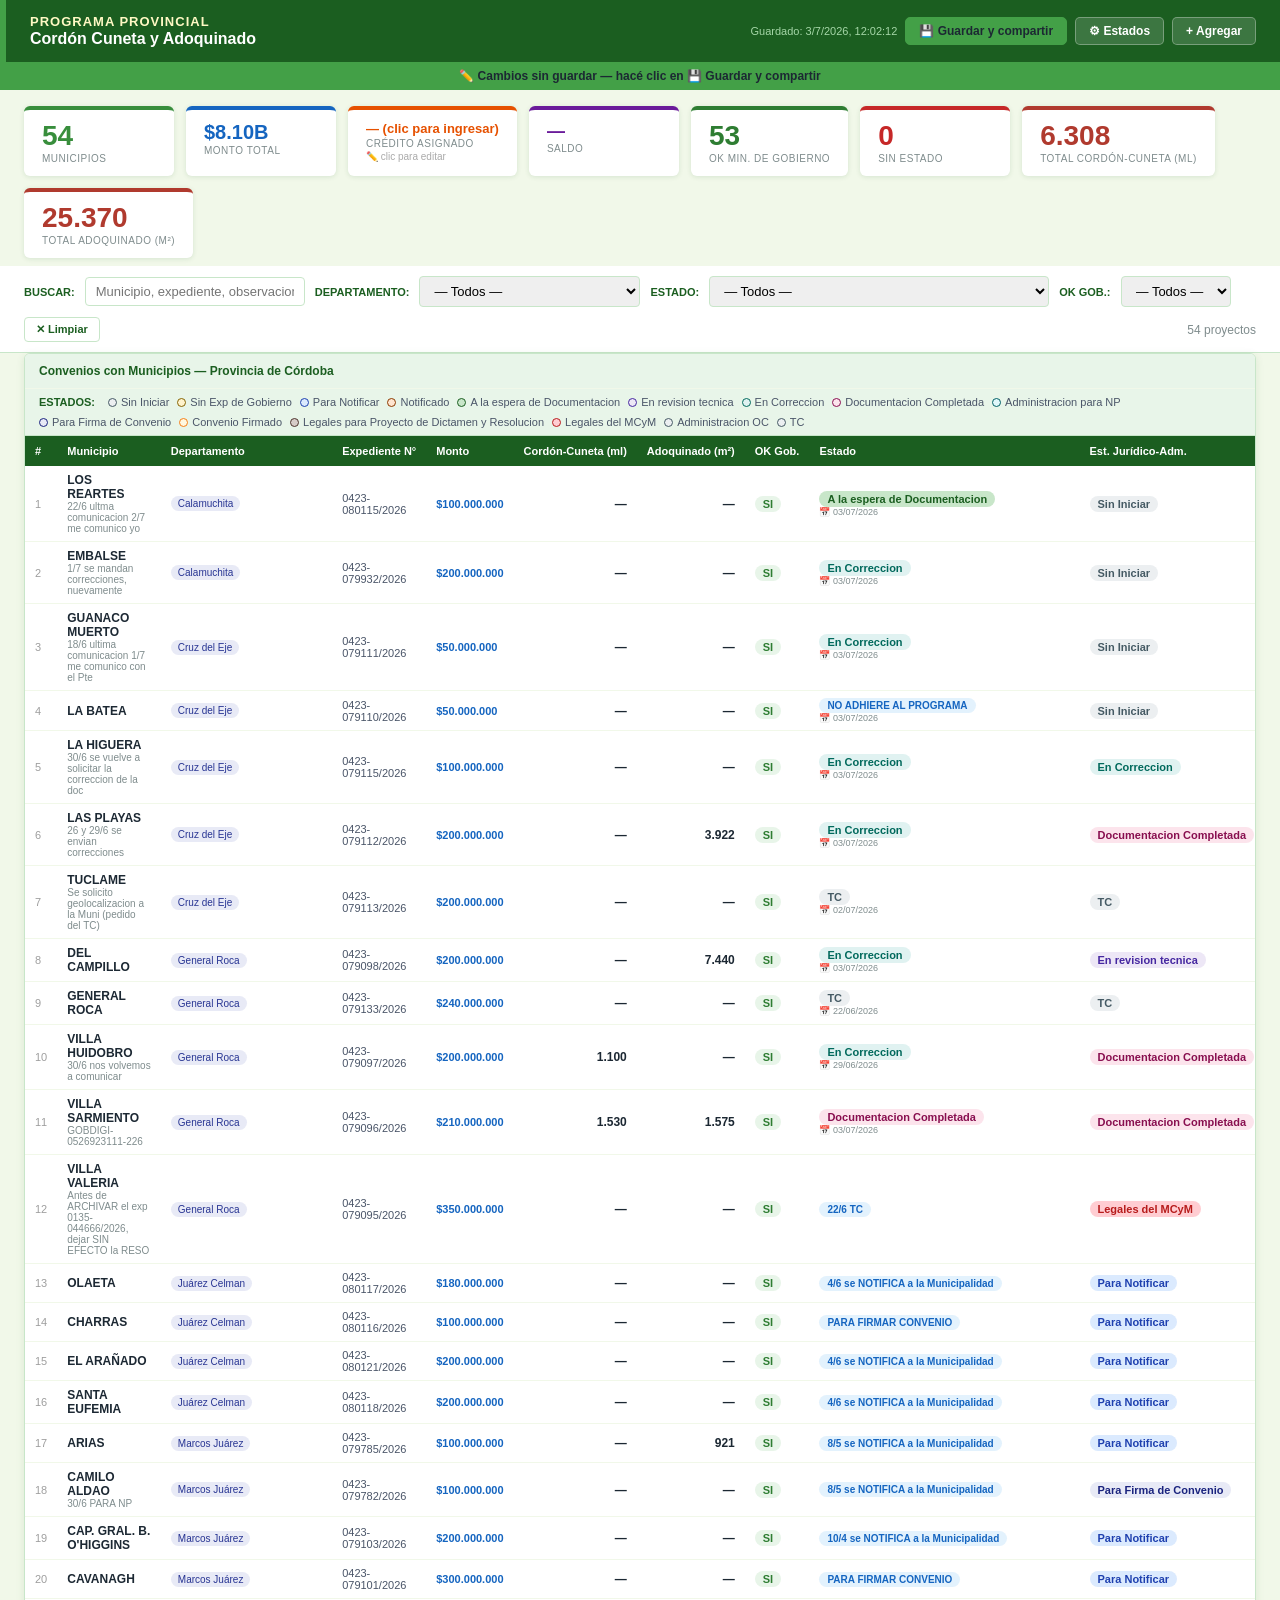
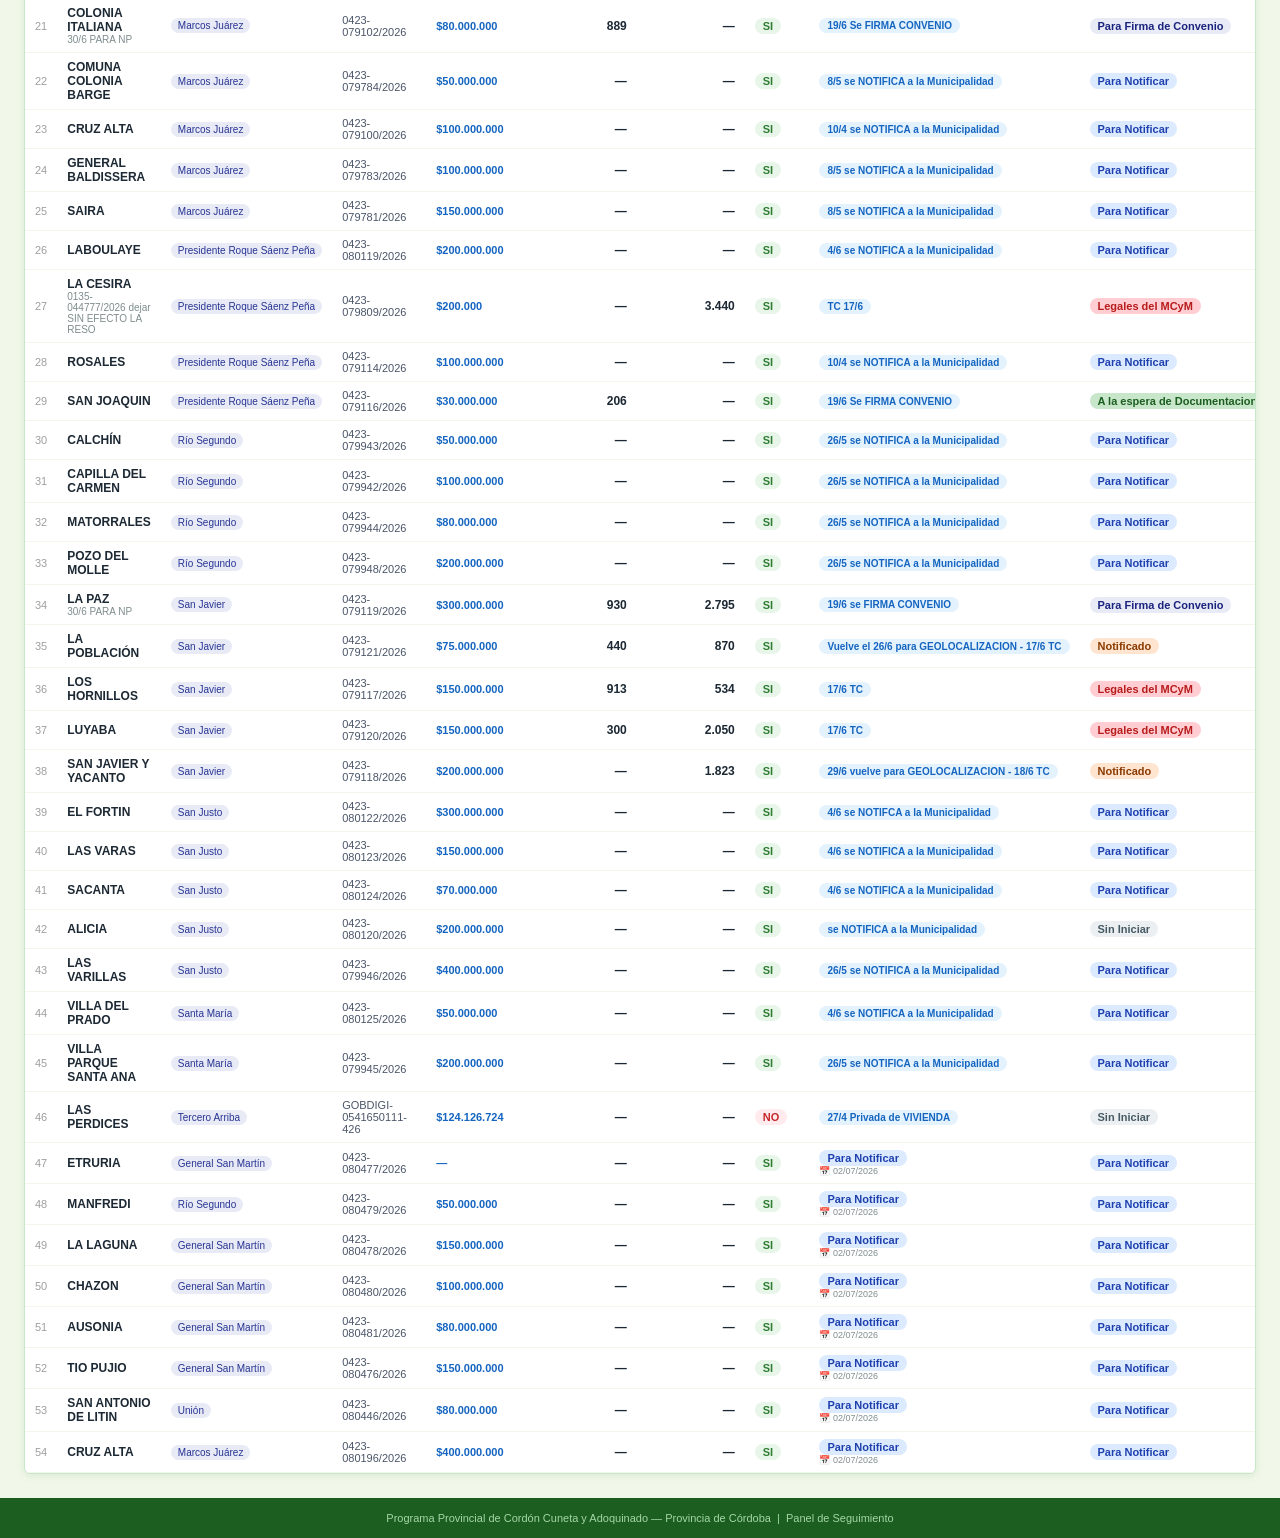
<file: context/areas/secretaria_Vivienda/Panel_Cordon_Cuneta (15).html>
<html lang="es"><head>
<meta charset="UTF-8">
<meta name="viewport" content="width=device-width, initial-scale=1.0">
<title>Panel — Cordón Cuneta y Adoquinado</title>
<style>
  * { box-sizing: border-box; margin: 0; padding: 0; }
  body { font-family: Calibri, 'Segoe UI', Arial, sans-serif; background: #F1F8E9; color: #1C2833; font-size: 14px; }

  .header { background: #1B5E20; color: #fff; padding: 0 24px; display: flex; align-items: center; gap: 14px; height: 62px; border-left: 6px solid #43A047; }
  .header-logo  { font-size: 13px; font-weight: 700; color: #FFF9C4; letter-spacing: 1px; line-height: 1.3; }
  .header-title { font-size: 16px; font-weight: 700; color: #fff; }
  .header-right { margin-left: auto; display: flex; align-items: center; gap: 8px; flex-shrink:0; }
  .header-ts    { font-size: 11px; color: #A5D6A7; }
  .btn-hdr { background: rgba(255,255,255,0.15); border: 1px solid rgba(255,255,255,0.3); color: #fff; padding: 6px 13px; border-radius: 5px; cursor: pointer; font-size: 12px; font-weight: 600; display:flex; align-items:center; gap:5px; white-space:nowrap; }
  .btn-hdr:hover { background: rgba(255,255,255,0.25); }
  .btn-hdr.save-btn { background: #43A047; border-color: #43A047; color: #1C2833; }
  .btn-hdr.save-btn:hover { background: #388E3C; }

  .save-hint { background: #43A047; color: #1C2833; text-align: center; padding: 7px 16px; font-size: 12px; font-weight: 700; display: none; }
  .save-hint.visible { display: block; }

  .summary { display: flex; gap: 12px; padding: 16px 24px 8px; flex-wrap: wrap; }
  .scard { background: #fff; border-radius: 6px; padding: 12px 18px; min-width: 150px; box-shadow: 0 1px 5px rgba(27,94,32,.12); border-top: 4px solid #388E3C; }
  .scard.monto { border-color: #1565C0; } .scard.ok { border-color: #2E7D32; } .scard.nodoc { border-color: #C62828; }
  .scard .num { font-size: 28px; font-weight: 700; line-height: 1; color: #388E3C; }
  .scard.monto .num { color: #1565C0; font-size: 20px; } .scard.ok .num { color: #2E7D32; } .scard.nodoc .num { color: #C62828; }

  .scard.pres   { border-color: #E65100; cursor:pointer; }
  .scard.saldo  { border-color: #6A1B9A; }
  .scard.pres  .num { color: #E65100; font-size: 18px; }
  .scard.saldo .num { color: #6A1B9A; font-size: 18px; }
  .scard-edit { font-size: 10px; color: #aaa; margin-top:2px; }
  .scard .lbl { font-size: 10px; color: #7F8C8D; margin-top: 3px; text-transform: uppercase; letter-spacing: 0.5px; }

  .filterbar { display: flex; gap: 10px; padding: 10px 24px; background: #fff; border-bottom: 1px solid #C8E6C9; align-items: center; flex-wrap: wrap; }
  .filterbar label { font-size: 11px; font-weight: 700; color: #1B5E20; text-transform: uppercase; }
  .filterbar input, .filterbar select { border: 1px solid #C8E6C9; border-radius: 4px; padding: 6px 10px; font-size: 13px; font-family: inherit; outline: none; }
  .filterbar input:focus, .filterbar select:focus { border-color: #1B5E20; }
  .filterbar input { width: 220px; }
  .filter-count { margin-left: auto; font-size: 12px; color: #7F8C8D; }
  .btn-clear { background: none; border: 1px solid #C8E6C9; color: #1B5E20; padding: 5px 11px; border-radius: 4px; cursor: pointer; font-size: 11px; font-weight: 600; }

  .panel-wrap { background: #fff; margin: 0 24px 24px; border-radius: 6px; box-shadow: 0 2px 8px rgba(27,94,32,.10); border: 1px solid #C8E6C9; overflow: hidden; }
  .panel-toolbar { display: flex; align-items: center; padding: 10px 14px; border-bottom: 1px solid #F1F8E9; background: #E8F5E9; }
  .panel-toolbar h2 { font-size: 12px; color: #1B5E20; flex: 1; font-weight: 700; }
  .legend-wrap { display: flex; flex-wrap: wrap; gap: 8px; padding: 7px 14px; background: #E8F5E9; border-bottom: 1px solid #C8E6C9; }
  .legend-item { display: flex; align-items: center; gap: 4px; font-size: 11px; color: #4A5568; }
  .legend-dot  { width: 9px; height: 9px; border-radius: 50%; flex-shrink: 0; }

  .tbl-wrap { overflow-x: auto; }
  table { width: 100%; border-collapse: collapse; font-size: 12px; }
  thead tr { background: #1B5E20; color: #fff; }
  thead th { padding: 9px 10px; text-align: left; font-weight: 600; font-size: 11px; white-space: nowrap; }
  tbody tr { border-bottom: 1px solid #F1F8E9; }
  tbody tr:hover { background: #FFF8F5; }
  tbody tr.hidden-row { display: none; }
  tbody td { padding: 7px 10px; vertical-align: middle; }

  .badge { display: inline-block; padding: 2px 8px; border-radius: 10px; font-size: 11px; font-weight: 600; white-space: nowrap; }
  .ok-si { background: #E8F5E9; color: #2E7D32; } .ok-no { background: #FFEBEE; color: #C62828; } .ok-tr { background: #FFF9C4; color: #F57F17; }
  .doc-si { background: #E3F2FD; color: #1565C0; font-size: 10px; }
  .avance-wrap { display: flex; align-items: center; gap: 6px; min-width: 80px; }
  .avance-bar  { flex: 1; height: 6px; background: #E0E0E0; border-radius: 3px; overflow: hidden; }
  .avance-fill { height: 100%; border-radius: 3px; }
  .avance-pct  { font-size: 11px; color: #7F8C8D; min-width: 26px; }
  .monto-cell { font-size: 11px; color: #1565C0; font-weight: 600; white-space: nowrap; }
  .depto-tag  { background: #E8EAF6; color: #283593; padding: 2px 7px; border-radius: 10px; font-size: 10px; white-space: nowrap; }
  .btn-icon { background: none; border: none; cursor: pointer; font-size: 13px; padding: 2px 4px; border-radius: 3px; opacity: 0.55; }
  .btn-icon:hover { opacity: 1; background: #F1F8E9; }
  .empty-state { text-align: center; padding: 44px 20px; color: #9E9E9E; font-size: 13px; }

  .modal-overlay { display: none; position: fixed; inset: 0; background: rgba(27,94,32,0.45); z-index: 100; align-items: center; justify-content: center; }
  .modal-overlay.open { display: flex; }
  .modal { background: #fff; border-radius: 8px; width: 740px; max-width: 97vw; max-height: 92vh; overflow-y: auto; box-shadow: 0 8px 30px rgba(0,0,0,0.22); }
  .modal-sm { width: 500px; }
  .modal-header { background: #1B5E20; color: #fff; padding: 14px 18px; border-radius: 8px 8px 0 0; display: flex; align-items: center; gap: 10px; position: sticky; top: 0; z-index: 1; }
  .modal-header h3 { flex: 1; font-size: 14px; }
  .modal-close { background: none; border: none; color: #A5D6A7; cursor: pointer; font-size: 20px; line-height: 1; }
  .modal-close:hover { color: #fff; }
  .modal-body { padding: 18px; }
  .modal-footer { padding: 13px 18px; border-top: 1px solid #F1F8E9; display: flex; justify-content: flex-end; gap: 10px; }
  .form-grid { display: grid; grid-template-columns: 1fr 1fr; gap: 12px; }
  .form-group { display: flex; flex-direction: column; gap: 4px; }
  .form-group.full { grid-column: 1 / -1; }
  .form-group label { font-size: 11px; font-weight: 700; color: #4A5568; text-transform: uppercase; letter-spacing: 0.4px; }
  .form-group input, .form-group select, .form-group textarea { border: 1px solid #C8E6C9; border-radius: 4px; padding: 7px 9px; font-size: 13px; font-family: inherit; outline: none; }
  .form-group input:focus, .form-group select:focus, .form-group textarea:focus { border-color: #1B5E20; }
  .sec-title { font-size: 11px; font-weight: 700; text-transform: uppercase; letter-spacing: 0.5px; color: #1B5E20; margin: 14px 0 8px; }
  .estado-grid { display: grid; grid-template-columns: 1fr 1fr 1fr; gap: 9px; }
  .estado-section { background: #E8F5E9; border: 1px solid #C8E6C9; border-radius: 6px; padding: 10px; }
  .estado-section h4 { font-size: 10px; text-transform: uppercase; letter-spacing: 0.5px; color: #1B5E20; margin-bottom: 7px; font-weight: 700; }
  .btn-cancel { background: #F1F8E9; color: #1B5E20; border: 1px solid #C8E6C9; padding: 7px 16px; border-radius: 4px; cursor: pointer; font-size: 13px; font-weight: 600; }
  .btn-save   { background: #1B5E20; color: #fff; border: none; padding: 7px 20px; border-radius: 4px; cursor: pointer; font-size: 13px; font-weight: 600; }
  .btn-save:hover { background: #388E3C; }
  .btn-danger { background: #C62828; color: #fff; border: none; padding: 7px 18px; border-radius: 4px; cursor: pointer; font-size: 13px; font-weight: 600; }

  .estado-list { display: flex; flex-direction: column; gap: 7px; }
  .estado-row { display: flex; align-items: center; gap: 9px; background: #E8F5E9; border: 1px solid #C8E6C9; border-radius: 6px; padding: 9px 11px; }
  .estado-row .swatch { width: 26px; height: 26px; border-radius: 50%; border: 2px solid rgba(0,0,0,0.12); flex-shrink: 0; cursor: pointer; }
  .estado-row input.nombre-estado { flex: 1; border: 1px solid #C8E6C9; border-radius: 4px; padding: 6px 9px; font-size: 13px; font-family: inherit; outline: none; }
  .btn-del-estado { background: none; border: none; cursor: pointer; font-size: 15px; color: #C62828; opacity: 0.6; padding: 3px; }
  .color-picker-wrap { position: relative; }
  .color-grid { display: none; position: absolute; top: 34px; left: 0; z-index: 200; background: #fff; border: 1px solid #C8E6C9; border-radius: 8px; padding: 9px; box-shadow: 0 4px 16px rgba(0,0,0,0.15); grid-template-columns: repeat(5,28px); gap: 5px; }
  .color-grid.open { display: grid; }
  .color-dot { width: 28px; height: 28px; border-radius: 50%; cursor: pointer; border: 2px solid transparent; transition: transform 0.1s; }
  .color-dot:hover { transform: scale(1.15); } .color-dot.selected { border-color: #1B5E20; }
  .add-estado-row { display: flex; align-items: center; gap: 9px; padding: 10px; background: #F1F8E9; border: 2px dashed #C8E6C9; border-radius: 6px; margin-top: 6px; }
  .add-estado-row input { flex: 1; border: 1px solid #C8E6C9; border-radius: 4px; padding: 6px 9px; font-size: 13px; font-family: inherit; outline: none; }
  .btn-add-estado { background: #1B5E20; color: #fff; border: none; padding: 6px 13px; border-radius: 4px; cursor: pointer; font-size: 12px; font-weight: 600; white-space: nowrap; }
  .confirm-overlay { display: none; position: fixed; inset: 0; background: rgba(27,94,32,0.45); z-index: 200; align-items: center; justify-content: center; }
  .confirm-overlay.open { display: flex; }
  .confirm-box { background: #fff; border-radius: 8px; padding: 26px 30px; max-width: 370px; text-align: center; box-shadow: 0 8px 30px rgba(0,0,0,0.2); }
  .confirm-box p { margin-bottom: 18px; color: #4A5568; font-size: 14px; }
  footer { text-align: center; padding: 14px; color: #A5D6A7; font-size: 11px; background: #1B5E20; }
</style>
</head>
<body>

<div class="header">
  <div>
    <div class="header-logo">PROGRAMA PROVINCIAL</div>
    <div class="header-title">Cordón Cuneta y Adoquinado</div>
  </div>
  <div class="header-right">
    <span class="header-ts" id="last-update">Guardado: 3/7/2026, 11:36:52</span>
    <button class="btn-hdr save-btn" onclick="guardarArchivo()">💾 Guardar y compartir</button>
    <button class="btn-hdr" onclick="openEstadosModal()">⚙ Estados</button>
    <button class="btn-hdr" onclick="openModal(null)">+ Agregar</button>
  </div>
</div>
<div class="save-hint visible" id="save-hint">✏️ Cambios sin guardar — hacé clic en <strong>💾 Guardar y compartir</strong></div>

<div class="summary">
  <div class="scard"><div class="num" id="cnt-total">54</div><div class="lbl">Municipios</div></div>
  <div class="scard monto"><div class="num" id="cnt-monto">$8.10B</div><div class="lbl">Monto Total</div></div>
  <div class="scard pres" onclick="editPresupuesto()" title="Clic para editar el crédito asignado">
    <div class="num" id="cnt-pres" style="font-size: 13px;">— (clic para ingresar)</div>
    <div class="lbl">Crédito Asignado</div>
    <div class="scard-edit">✏️ clic para editar</div>
  </div>
  <div class="scard saldo"><div class="num" id="cnt-saldo">—</div><div class="lbl">Saldo</div></div>
  <div class="scard ok"><div class="num" id="cnt-ok">53</div><div class="lbl">OK Min. de Gobierno</div></div>
  <div class="scard nodoc"><div class="num" id="cnt-nodoc">0</div><div class="lbl">Sin Estado</div></div>
  <div class="scard" style="border-color:#B03A2E;">
    <div class="num" id="cnt-cc-ml" style="color:#B03A2E;">6.308</div>
    <div class="lbl">Total Cordón-Cuneta (ml)</div>
  </div>
  <div class="scard" style="border-color:#B03A2E;">
    <div class="num" id="cnt-ad-m2" style="color:#B03A2E;">25.370</div>
    <div class="lbl">Total Adoquinado (m²)</div>
  </div>
</div>

<div class="filterbar">
  <label>Buscar:</label>
  <input type="text" id="search-input" placeholder="Municipio, expediente, observaciones..." oninput="applyFilters()">
  <label>Departamento:</label>
  <select id="depto-filter" onchange="applyFilters()">
    <option value="">— Todos —</option>
    <option>Calamuchita</option>
    <option>Capital</option>
    <option>Colón</option>
    <option>Cruz del Eje</option>
    <option>General Roca</option>
    <option>General San Martín</option>
    <option>Ischilín</option>
    <option>Juárez Celman</option>
    <option>Marcos Juárez</option>
    <option>Minas</option>
    <option>Pocho</option>
    <option>Presidente Roque Sáenz Peña</option>
    <option>Punilla</option>
    <option>Río Cuarto</option>
    <option>Río Primero</option>
    <option>Río Seco</option>
    <option>Río Segundo</option>
    <option>San Alberto</option>
    <option>San Javier</option>
    <option>San Justo</option>
    <option>Santa María</option>
    <option>Sobremonte</option>
    <option>Tercero Arriba</option>
    <option>Totoral</option>
    <option>Tulumba</option>
    <option>Unión</option>
  </select>
  <label>Estado:</label>
  <select id="estado-filter" onchange="applyFilters()"><option value="">— Todos —</option><option value="10/4 se NOTIFICA a la Municipalidad">10/4 se NOTIFICA a la Municipalidad</option><option value="17/6 TC">17/6 TC</option><option value="19/6 se FIRMA CONVENIO">19/6 se FIRMA CONVENIO</option><option value="19/6 Se FIRMA CONVENIO">19/6 Se FIRMA CONVENIO</option><option value="22/6 TC">22/6 TC</option><option value="26/5 se NOTIFICA  a la Municipalidad">26/5 se NOTIFICA  a la Municipalidad</option><option value="26/5 se NOTIFICA a la Municipalidad">26/5 se NOTIFICA a la Municipalidad</option><option value="27/4 Privada de VIVIENDA">27/4 Privada de VIVIENDA</option><option value="29/6 vuelve para GEOLOCALIZACION - 18/6 TC">29/6 vuelve para GEOLOCALIZACION - 18/6 TC</option><option value="4/6 se NOTIFCA a la Municipalidad">4/6 se NOTIFCA a la Municipalidad</option><option value="4/6 se NOTIFICA a la Municipalidad">4/6 se NOTIFICA a la Municipalidad</option><option value="8/5 se NOTIFICA  a la Municipalidad">8/5 se NOTIFICA  a la Municipalidad</option><option value="8/5 se NOTIFICA a la Municipalidad">8/5 se NOTIFICA a la Municipalidad</option><option value="A la espera de Documentacion">A la espera de Documentacion</option><option value="Documentacion Completada">Documentacion Completada</option><option value="En Correccion">En Correccion</option><option value="NO ADHIERE AL PROGRAMA">NO ADHIERE AL PROGRAMA</option><option value="PARA FIRMAR CONVENIO">PARA FIRMAR CONVENIO</option><option value="Para Notificar">Para Notificar</option><option value="se NOTIFICA a la Municipalidad">se NOTIFICA a la Municipalidad</option><option value="TC">TC</option><option value="TC 17/6">TC 17/6</option><option value="Vuelve el 26/6 para GEOLOCALIZACION - 17/6 TC">Vuelve el 26/6 para GEOLOCALIZACION - 17/6 TC</option></select>
  <label>OK Gob.:</label>
  <select id="ok-filter" onchange="applyFilters()">
    <option value="">— Todos —</option>
    <option value="SI">SI</option><option value="NO">NO</option>
  </select>
  <button class="btn-clear" onclick="clearFilters()">✕ Limpiar</button>
  <span class="filter-count" id="filter-count">54 proyectos</span>
</div>

<div class="panel-wrap">
  <div class="panel-toolbar"><h2>Convenios con Municipios — Provincia de Córdoba</h2></div>
  <div class="legend-wrap" id="legend-main"><span style="font-size:11px;font-weight:700;color:#1B5E20;margin-right:5px;">ESTADOS:</span><span class="legend-item"><span class="legend-dot" style="background:#ECEFF1;border:1px solid #455A64;"></span>Sin Iniciar</span><span class="legend-item"><span class="legend-dot" style="background:#FFF3CD;border:1px solid #856404;"></span>Sin Exp de Gobierno</span><span class="legend-item"><span class="legend-dot" style="background:#DBEAFE;border:1px solid #1E40AF;"></span>Para Notificar</span><span class="legend-item"><span class="legend-dot" style="background:#FFE5D0;border:1px solid #8B3A00;"></span>Notificado</span><span class="legend-item"><span class="legend-dot" style="background:#C8E6C9;border:1px solid #1B5E20;"></span>A la espera de Documentacion</span><span class="legend-item"><span class="legend-dot" style="background:#EDE7F6;border:1px solid #4527A0;"></span>En revision tecnica</span><span class="legend-item"><span class="legend-dot" style="background:#E0F2F1;border:1px solid #00695C;"></span>En Correccion</span><span class="legend-item"><span class="legend-dot" style="background:#FCE4EC;border:1px solid #880E4F;"></span>Documentacion Completada</span><span class="legend-item"><span class="legend-dot" style="background:#E0F7FA;border:1px solid #006064;"></span>Administracion para NP</span><span class="legend-item"><span class="legend-dot" style="background:#E8EAF6;border:1px solid #1A237E;"></span>Para Firma de Convenio</span><span class="legend-item"><span class="legend-dot" style="background:#FFF8E1;border:1px solid #F57F17;"></span>Convenio Firmado</span><span class="legend-item"><span class="legend-dot" style="background:#D7CCC8;border:1px solid #4E342E;"></span>Legales para  Proyecto de Dictamen y Resolucion</span><span class="legend-item"><span class="legend-dot" style="background:#FFCDD2;border:1px solid #B71C1C;"></span>Legales del MCyM</span><span class="legend-item"><span class="legend-dot" style="background:#ECEFF1;border:1px solid #455A64;"></span>Administracion OC</span><span class="legend-item"><span class="legend-dot" style="background:#ECEFF1;border:1px solid #455A64;"></span>TC</span></div>
  <div class="tbl-wrap">
    <table>
      <thead><tr>
        <th>#</th><th>Municipio</th><th>Departamento</th><th>Expediente N°</th>
        <th>Monto</th><th style="white-space:nowrap;">Cordón-Cuneta (ml)</th><th style="white-space:nowrap;">Adoquinado (m²)</th>
        <th>OK Gob.</th><th>Estado</th>
        <th>Est. Jurídico-Adm.</th><th>Est. Técnico</th><th>Est. Presup./Fin.</th>
        <th>Avance</th><th></th>
      </tr></thead>
      <tbody id="tbody-main"><tr id="tr-1">
      <td style="color:#9E9E9E;font-size:11px;">1</td>
      <td style="font-weight:700;font-size:12px;">LOS REARTES<br><span style="font-size:10px;color:#7F8C8D;font-weight:400;">22/6 ultma comunicacion
2/7 me comunico yo</span></td>
      <td><span class="depto-tag">Calamuchita</span></td>
      <td style="font-size:11px;color:#4A5568;">0423-080115/2026</td>
      <td class="monto-cell">$100.000.000</td>
      <td style="font-size:12px;font-weight:600;text-align:right;">—</td>
      <td style="font-size:12px;font-weight:600;text-align:right;">—</td>
      <td><span class="badge ok-si">SI</span></td>
      <td style="font-size:10px;"><span class="badge" style="background:#C8E6C9;color:#1B5E20;">A la espera de Documentacion</span><br><span style="font-size:9px;color:#7F8C8D;">📅 03/07/2026</span></td>
      <td><span class="badge" style="background:#ECEFF1;color:#455A64;">Sin Iniciar</span></td>
      <td><span class="badge" style="background:#C8E6C9;color:#1B5E20;">A la espera de Documentacion</span></td>
      <td><span class="badge" style="background:#ECEFF1;color:#455A64;">Sin Iniciar</span></td>
      <td><div class="avance-wrap"><div class="avance-bar"><div class="avance-fill" style="width:10%;background:#F39C12;"></div></div><span class="avance-pct">10%</span></div></td>
      <td style="white-space:nowrap;">
        <button class="btn-icon" onclick="openModal(1)" title="Editar">✏️</button>
        <button class="btn-icon" onclick="askDelete(1)" title="Eliminar">🗑️</button>
      </td>
    </tr><tr id="tr-2">
      <td style="color:#9E9E9E;font-size:11px;">2</td>
      <td style="font-weight:700;font-size:12px;">EMBALSE<br><span style="font-size:10px;color:#7F8C8D;font-weight:400;">1/7 se mandan correcciones, nuevamente</span></td>
      <td><span class="depto-tag">Calamuchita</span></td>
      <td style="font-size:11px;color:#4A5568;">0423-079932/2026</td>
      <td class="monto-cell">$200.000.000</td>
      <td style="font-size:12px;font-weight:600;text-align:right;">—</td>
      <td style="font-size:12px;font-weight:600;text-align:right;">—</td>
      <td><span class="badge ok-si">SI</span></td>
      <td style="font-size:10px;"><span class="badge" style="background:#E0F2F1;color:#00695C;">En Correccion</span><br><span style="font-size:9px;color:#7F8C8D;">📅 03/07/2026</span></td>
      <td><span class="badge" style="background:#ECEFF1;color:#455A64;">Sin Iniciar</span></td>
      <td><span class="badge" style="background:#E0F2F1;color:#00695C;">En Correccion</span></td>
      <td><span class="badge" style="background:#ECEFF1;color:#455A64;">Sin Iniciar</span></td>
      <td><div class="avance-wrap"><div class="avance-bar"><div class="avance-fill" style="width:14%;background:#F39C12;"></div></div><span class="avance-pct">14%</span></div></td>
      <td style="white-space:nowrap;">
        <button class="btn-icon" onclick="openModal(2)" title="Editar">✏️</button>
        <button class="btn-icon" onclick="askDelete(2)" title="Eliminar">🗑️</button>
      </td>
    </tr><tr id="tr-3">
      <td style="color:#9E9E9E;font-size:11px;">3</td>
      <td style="font-weight:700;font-size:12px;">GUANACO MUERTO<br><span style="font-size:10px;color:#7F8C8D;font-weight:400;">18/6 ultima comunicacion
1/7 me comunico con el Pte</span></td>
      <td><span class="depto-tag">Cruz del Eje</span></td>
      <td style="font-size:11px;color:#4A5568;">0423-079111/2026</td>
      <td class="monto-cell">$50.000.000</td>
      <td style="font-size:12px;font-weight:600;text-align:right;">—</td>
      <td style="font-size:12px;font-weight:600;text-align:right;">—</td>
      <td><span class="badge ok-si">SI</span></td>
      <td style="font-size:10px;"><span class="badge" style="background:#E0F2F1;color:#00695C;">En Correccion</span><br><span style="font-size:9px;color:#7F8C8D;">📅 03/07/2026</span></td>
      <td><span class="badge" style="background:#ECEFF1;color:#455A64;">Sin Iniciar</span></td>
      <td><span class="badge" style="background:#E0F2F1;color:#00695C;">En Correccion</span></td>
      <td><span class="badge" style="background:#ECEFF1;color:#455A64;">Sin Iniciar</span></td>
      <td><div class="avance-wrap"><div class="avance-bar"><div class="avance-fill" style="width:14%;background:#F39C12;"></div></div><span class="avance-pct">14%</span></div></td>
      <td style="white-space:nowrap;">
        <button class="btn-icon" onclick="openModal(3)" title="Editar">✏️</button>
        <button class="btn-icon" onclick="askDelete(3)" title="Eliminar">🗑️</button>
      </td>
    </tr><tr id="tr-4">
      <td style="color:#9E9E9E;font-size:11px;">4</td>
      <td style="font-weight:700;font-size:12px;">LA BATEA</td>
      <td><span class="depto-tag">Cruz del Eje</span></td>
      <td style="font-size:11px;color:#4A5568;">0423-079110/2026</td>
      <td class="monto-cell">$50.000.000</td>
      <td style="font-size:12px;font-weight:600;text-align:right;">—</td>
      <td style="font-size:12px;font-weight:600;text-align:right;">—</td>
      <td><span class="badge ok-si">SI</span></td>
      <td style="font-size:10px;"><span class="badge doc-si">NO ADHIERE AL PROGRAMA</span><br><span style="font-size:9px;color:#7F8C8D;">📅 03/07/2026</span></td>
      <td><span class="badge" style="background:#ECEFF1;color:#455A64;">Sin Iniciar</span></td>
      <td><span class="badge" style="background:#ECEFF1;color:#455A64;">Sin Iniciar</span></td>
      <td><span class="badge" style="background:#ECEFF1;color:#455A64;">Sin Iniciar</span></td>
      <td><div class="avance-wrap"><div class="avance-bar"><div class="avance-fill" style="width:0%;background:#9E9E9E;"></div></div><span class="avance-pct">0%</span></div></td>
      <td style="white-space:nowrap;">
        <button class="btn-icon" onclick="openModal(4)" title="Editar">✏️</button>
        <button class="btn-icon" onclick="askDelete(4)" title="Eliminar">🗑️</button>
      </td>
    </tr><tr id="tr-5">
      <td style="color:#9E9E9E;font-size:11px;">5</td>
      <td style="font-weight:700;font-size:12px;">LA HIGUERA<br><span style="font-size:10px;color:#7F8C8D;font-weight:400;">30/6 se vuelve a solicitar la correccion de la doc</span></td>
      <td><span class="depto-tag">Cruz del Eje</span></td>
      <td style="font-size:11px;color:#4A5568;">0423-079115/2026</td>
      <td class="monto-cell">$100.000.000</td>
      <td style="font-size:12px;font-weight:600;text-align:right;">—</td>
      <td style="font-size:12px;font-weight:600;text-align:right;">—</td>
      <td><span class="badge ok-si">SI</span></td>
      <td style="font-size:10px;"><span class="badge" style="background:#E0F2F1;color:#00695C;">En Correccion</span><br><span style="font-size:9px;color:#7F8C8D;">📅 03/07/2026</span></td>
      <td><span class="badge" style="background:#E0F2F1;color:#00695C;">En Correccion</span></td>
      <td><span class="badge" style="background:#E0F2F1;color:#00695C;">En Correccion</span></td>
      <td><span class="badge" style="background:#ECEFF1;color:#455A64;">Sin Iniciar</span></td>
      <td><div class="avance-wrap"><div class="avance-bar"><div class="avance-fill" style="width:29%;background:#F39C12;"></div></div><span class="avance-pct">29%</span></div></td>
      <td style="white-space:nowrap;">
        <button class="btn-icon" onclick="openModal(5)" title="Editar">✏️</button>
        <button class="btn-icon" onclick="askDelete(5)" title="Eliminar">🗑️</button>
      </td>
    </tr><tr id="tr-6">
      <td style="color:#9E9E9E;font-size:11px;">6</td>
      <td style="font-weight:700;font-size:12px;">LAS PLAYAS<br><span style="font-size:10px;color:#7F8C8D;font-weight:400;">26 y 29/6 se envian correcciones</span></td>
      <td><span class="depto-tag">Cruz del Eje</span></td>
      <td style="font-size:11px;color:#4A5568;">0423-079112/2026</td>
      <td class="monto-cell">$200.000.000</td>
      <td style="font-size:12px;font-weight:600;text-align:right;">—</td>
      <td style="font-size:12px;font-weight:600;text-align:right;">3.922</td>
      <td><span class="badge ok-si">SI</span></td>
      <td style="font-size:10px;"><span class="badge" style="background:#E0F2F1;color:#00695C;">En Correccion</span><br><span style="font-size:9px;color:#7F8C8D;">📅 03/07/2026</span></td>
      <td><span class="badge" style="background:#FCE4EC;color:#880E4F;">Documentacion Completada</span></td>
      <td><span class="badge" style="background:#E0F2F1;color:#00695C;">En Correccion</span></td>
      <td><span class="badge" style="background:#ECEFF1;color:#455A64;">Sin Iniciar</span></td>
      <td><div class="avance-wrap"><div class="avance-bar"><div class="avance-fill" style="width:31%;background:#F39C12;"></div></div><span class="avance-pct">31%</span></div></td>
      <td style="white-space:nowrap;">
        <button class="btn-icon" onclick="openModal(6)" title="Editar">✏️</button>
        <button class="btn-icon" onclick="askDelete(6)" title="Eliminar">🗑️</button>
      </td>
    </tr><tr id="tr-7">
      <td style="color:#9E9E9E;font-size:11px;">7</td>
      <td style="font-weight:700;font-size:12px;">TUCLAME<br><span style="font-size:10px;color:#7F8C8D;font-weight:400;">Se solicito geolocalizacion a la Muni (pedido del TC)</span></td>
      <td><span class="depto-tag">Cruz del Eje</span></td>
      <td style="font-size:11px;color:#4A5568;">0423-079113/2026</td>
      <td class="monto-cell">$200.000.000</td>
      <td style="font-size:12px;font-weight:600;text-align:right;">—</td>
      <td style="font-size:12px;font-weight:600;text-align:right;">—</td>
      <td><span class="badge ok-si">SI</span></td>
      <td style="font-size:10px;"><span class="badge" style="background:#ECEFF1;color:#455A64;">TC</span><br><span style="font-size:9px;color:#7F8C8D;">📅 02/07/2026</span></td>
      <td><span class="badge" style="background:#ECEFF1;color:#455A64;">TC</span></td>
      <td><span class="badge" style="background:#FCE4EC;color:#880E4F;">Documentacion Completada</span></td>
      <td><span class="badge" style="background:#ECEFF1;color:#455A64;">Administracion OC</span></td>
      <td><div class="avance-wrap"><div class="avance-bar"><div class="avance-fill" style="width:81%;background:#27AE60;"></div></div><span class="avance-pct">81%</span></div></td>
      <td style="white-space:nowrap;">
        <button class="btn-icon" onclick="openModal(7)" title="Editar">✏️</button>
        <button class="btn-icon" onclick="askDelete(7)" title="Eliminar">🗑️</button>
      </td>
    </tr><tr id="tr-8">
      <td style="color:#9E9E9E;font-size:11px;">8</td>
      <td style="font-weight:700;font-size:12px;">DEL CAMPILLO</td>
      <td><span class="depto-tag">General Roca</span></td>
      <td style="font-size:11px;color:#4A5568;">0423-079098/2026</td>
      <td class="monto-cell">$200.000.000</td>
      <td style="font-size:12px;font-weight:600;text-align:right;">—</td>
      <td style="font-size:12px;font-weight:600;text-align:right;">7.440</td>
      <td><span class="badge ok-si">SI</span></td>
      <td style="font-size:10px;"><span class="badge" style="background:#E0F2F1;color:#00695C;">En Correccion</span><br><span style="font-size:9px;color:#7F8C8D;">📅 03/07/2026</span></td>
      <td><span class="badge" style="background:#EDE7F6;color:#4527A0;">En revision tecnica</span></td>
      <td><span class="badge" style="background:#E0F2F1;color:#00695C;">En Correccion</span></td>
      <td><span class="badge" style="background:#FCE4EC;color:#880E4F;">Documentacion Completada</span></td>
      <td><div class="avance-wrap"><div class="avance-bar"><div class="avance-fill" style="width:43%;background:#2196F3;"></div></div><span class="avance-pct">43%</span></div></td>
      <td style="white-space:nowrap;">
        <button class="btn-icon" onclick="openModal(8)" title="Editar">✏️</button>
        <button class="btn-icon" onclick="askDelete(8)" title="Eliminar">🗑️</button>
      </td>
    </tr><tr id="tr-9">
      <td style="color:#9E9E9E;font-size:11px;">9</td>
      <td style="font-weight:700;font-size:12px;">GENERAL ROCA</td>
      <td><span class="depto-tag">General Roca</span></td>
      <td style="font-size:11px;color:#4A5568;">0423-079133/2026</td>
      <td class="monto-cell">$240.000.000</td>
      <td style="font-size:12px;font-weight:600;text-align:right;">—</td>
      <td style="font-size:12px;font-weight:600;text-align:right;">—</td>
      <td><span class="badge ok-si">SI</span></td>
      <td style="font-size:10px;"><span class="badge" style="background:#ECEFF1;color:#455A64;">TC</span><br><span style="font-size:9px;color:#7F8C8D;">📅 22/06/2026</span></td>
      <td><span class="badge" style="background:#ECEFF1;color:#455A64;">TC</span></td>
      <td><span class="badge" style="background:#FCE4EC;color:#880E4F;">Documentacion Completada</span></td>
      <td><span class="badge" style="background:#ECEFF1;color:#455A64;">Administracion OC</span></td>
      <td><div class="avance-wrap"><div class="avance-bar"><div class="avance-fill" style="width:81%;background:#27AE60;"></div></div><span class="avance-pct">81%</span></div></td>
      <td style="white-space:nowrap;">
        <button class="btn-icon" onclick="openModal(9)" title="Editar">✏️</button>
        <button class="btn-icon" onclick="askDelete(9)" title="Eliminar">🗑️</button>
      </td>
    </tr><tr id="tr-10">
      <td style="color:#9E9E9E;font-size:11px;">10</td>
      <td style="font-weight:700;font-size:12px;">VILLA HUIDOBRO<br><span style="font-size:10px;color:#7F8C8D;font-weight:400;">30/6 nos volvemos a comunicar</span></td>
      <td><span class="depto-tag">General Roca</span></td>
      <td style="font-size:11px;color:#4A5568;">0423-079097/2026</td>
      <td class="monto-cell">$200.000.000</td>
      <td style="font-size:12px;font-weight:600;text-align:right;">1.100</td>
      <td style="font-size:12px;font-weight:600;text-align:right;">—</td>
      <td><span class="badge ok-si">SI</span></td>
      <td style="font-size:10px;"><span class="badge" style="background:#E0F2F1;color:#00695C;">En Correccion</span><br><span style="font-size:9px;color:#7F8C8D;">📅 29/06/2026</span></td>
      <td><span class="badge" style="background:#FCE4EC;color:#880E4F;">Documentacion Completada</span></td>
      <td><span class="badge" style="background:#E0F2F1;color:#00695C;">En Correccion</span></td>
      <td><span class="badge" style="background:#ECEFF1;color:#455A64;">Sin Iniciar</span></td>
      <td><div class="avance-wrap"><div class="avance-bar"><div class="avance-fill" style="width:31%;background:#F39C12;"></div></div><span class="avance-pct">31%</span></div></td>
      <td style="white-space:nowrap;">
        <button class="btn-icon" onclick="openModal(10)" title="Editar">✏️</button>
        <button class="btn-icon" onclick="askDelete(10)" title="Eliminar">🗑️</button>
      </td>
    </tr><tr id="tr-11">
      <td style="color:#9E9E9E;font-size:11px;">11</td>
      <td style="font-weight:700;font-size:12px;">VILLA SARMIENTO<br><span style="font-size:10px;color:#7F8C8D;font-weight:400;">GOBDIGI-0526923111-226</span></td>
      <td><span class="depto-tag">General Roca</span></td>
      <td style="font-size:11px;color:#4A5568;">0423-079096/2026</td>
      <td class="monto-cell">$210.000.000</td>
      <td style="font-size:12px;font-weight:600;text-align:right;">1.530</td>
      <td style="font-size:12px;font-weight:600;text-align:right;">1.575</td>
      <td><span class="badge ok-si">SI</span></td>
      <td style="font-size:10px;"><span class="badge" style="background:#FCE4EC;color:#880E4F;">Documentacion Completada</span><br><span style="font-size:9px;color:#7F8C8D;">📅 03/07/2026</span></td>
      <td><span class="badge" style="background:#FCE4EC;color:#880E4F;">Documentacion Completada</span></td>
      <td><span class="badge" style="background:#FCE4EC;color:#880E4F;">Documentacion Completada</span></td>
      <td><span class="badge" style="background:#ECEFF1;color:#455A64;">Sin Iniciar</span></td>
      <td><div class="avance-wrap"><div class="avance-bar"><div class="avance-fill" style="width:33%;background:#F39C12;"></div></div><span class="avance-pct">33%</span></div></td>
      <td style="white-space:nowrap;">
        <button class="btn-icon" onclick="openModal(11)" title="Editar">✏️</button>
        <button class="btn-icon" onclick="askDelete(11)" title="Eliminar">🗑️</button>
      </td>
    </tr><tr id="tr-12">
      <td style="color:#9E9E9E;font-size:11px;">12</td>
      <td style="font-weight:700;font-size:12px;">VILLA VALERIA<br><span style="font-size:10px;color:#7F8C8D;font-weight:400;">Antes de ARCHIVAR el exp 0135-044666/2026, dejar SIN EFECTO la RESO</span></td>
      <td><span class="depto-tag">General Roca</span></td>
      <td style="font-size:11px;color:#4A5568;">0423-079095/2026</td>
      <td class="monto-cell">$350.000.000</td>
      <td style="font-size:12px;font-weight:600;text-align:right;">—</td>
      <td style="font-size:12px;font-weight:600;text-align:right;">—</td>
      <td><span class="badge ok-si">SI</span></td>
      <td style="font-size:10px;"><span class="badge doc-si">22/6 TC</span></td>
      <td><span class="badge" style="background:#FFCDD2;color:#B71C1C;">Legales del MCyM</span></td>
      <td><span class="badge" style="background:#E0F2F1;color:#00695C;">En Correccion</span></td>
      <td><span class="badge" style="background:#FFCDD2;color:#B71C1C;">Legales del MCyM</span></td>
      <td><div class="avance-wrap"><div class="avance-bar"><div class="avance-fill" style="width:71%;background:#2196F3;"></div></div><span class="avance-pct">71%</span></div></td>
      <td style="white-space:nowrap;">
        <button class="btn-icon" onclick="openModal(12)" title="Editar">✏️</button>
        <button class="btn-icon" onclick="askDelete(12)" title="Eliminar">🗑️</button>
      </td>
    </tr><tr id="tr-13">
      <td style="color:#9E9E9E;font-size:11px;">13</td>
      <td style="font-weight:700;font-size:12px;">OLAETA</td>
      <td><span class="depto-tag">Juárez Celman</span></td>
      <td style="font-size:11px;color:#4A5568;">0423-080117/2026</td>
      <td class="monto-cell">$180.000.000</td>
      <td style="font-size:12px;font-weight:600;text-align:right;">—</td>
      <td style="font-size:12px;font-weight:600;text-align:right;">—</td>
      <td><span class="badge ok-si">SI</span></td>
      <td style="font-size:10px;"><span class="badge doc-si">4/6 se NOTIFICA a la Municipalidad</span></td>
      <td><span class="badge" style="background:#DBEAFE;color:#1E40AF;">Para Notificar</span></td>
      <td><span class="badge" style="background:#FFE5D0;color:#8B3A00;">Notificado</span></td>
      <td><span class="badge" style="background:#ECEFF1;color:#455A64;">Sin Iniciar</span></td>
      <td><div class="avance-wrap"><div class="avance-bar"><div class="avance-fill" style="width:12%;background:#F39C12;"></div></div><span class="avance-pct">12%</span></div></td>
      <td style="white-space:nowrap;">
        <button class="btn-icon" onclick="openModal(13)" title="Editar">✏️</button>
        <button class="btn-icon" onclick="askDelete(13)" title="Eliminar">🗑️</button>
      </td>
    </tr><tr id="tr-14">
      <td style="color:#9E9E9E;font-size:11px;">14</td>
      <td style="font-weight:700;font-size:12px;">CHARRAS</td>
      <td><span class="depto-tag">Juárez Celman</span></td>
      <td style="font-size:11px;color:#4A5568;">0423-080116/2026</td>
      <td class="monto-cell">$100.000.000</td>
      <td style="font-size:12px;font-weight:600;text-align:right;">—</td>
      <td style="font-size:12px;font-weight:600;text-align:right;">—</td>
      <td><span class="badge ok-si">SI</span></td>
      <td style="font-size:10px;"><span class="badge doc-si">PARA FIRMAR CONVENIO</span></td>
      <td><span class="badge" style="background:#DBEAFE;color:#1E40AF;">Para Notificar</span></td>
      <td><span class="badge" style="background:#EDE7F6;color:#4527A0;">En revision tecnica</span></td>
      <td><span class="badge" style="background:#ECEFF1;color:#455A64;">Sin Iniciar</span></td>
      <td><div class="avance-wrap"><div class="avance-bar"><div class="avance-fill" style="width:17%;background:#F39C12;"></div></div><span class="avance-pct">17%</span></div></td>
      <td style="white-space:nowrap;">
        <button class="btn-icon" onclick="openModal(14)" title="Editar">✏️</button>
        <button class="btn-icon" onclick="askDelete(14)" title="Eliminar">🗑️</button>
      </td>
    </tr><tr id="tr-15">
      <td style="color:#9E9E9E;font-size:11px;">15</td>
      <td style="font-weight:700;font-size:12px;">EL ARAÑADO</td>
      <td><span class="depto-tag">Juárez Celman</span></td>
      <td style="font-size:11px;color:#4A5568;">0423-080121/2026</td>
      <td class="monto-cell">$200.000.000</td>
      <td style="font-size:12px;font-weight:600;text-align:right;">—</td>
      <td style="font-size:12px;font-weight:600;text-align:right;">—</td>
      <td><span class="badge ok-si">SI</span></td>
      <td style="font-size:10px;"><span class="badge doc-si">4/6 se NOTIFICA a la Municipalidad</span></td>
      <td><span class="badge" style="background:#DBEAFE;color:#1E40AF;">Para Notificar</span></td>
      <td><span class="badge" style="background:#FFE5D0;color:#8B3A00;">Notificado</span></td>
      <td><span class="badge" style="background:#ECEFF1;color:#455A64;">Sin Iniciar</span></td>
      <td><div class="avance-wrap"><div class="avance-bar"><div class="avance-fill" style="width:12%;background:#F39C12;"></div></div><span class="avance-pct">12%</span></div></td>
      <td style="white-space:nowrap;">
        <button class="btn-icon" onclick="openModal(15)" title="Editar">✏️</button>
        <button class="btn-icon" onclick="askDelete(15)" title="Eliminar">🗑️</button>
      </td>
    </tr><tr id="tr-16">
      <td style="color:#9E9E9E;font-size:11px;">16</td>
      <td style="font-weight:700;font-size:12px;">SANTA EUFEMIA</td>
      <td><span class="depto-tag">Juárez Celman</span></td>
      <td style="font-size:11px;color:#4A5568;">0423-080118/2026</td>
      <td class="monto-cell">$200.000.000</td>
      <td style="font-size:12px;font-weight:600;text-align:right;">—</td>
      <td style="font-size:12px;font-weight:600;text-align:right;">—</td>
      <td><span class="badge ok-si">SI</span></td>
      <td style="font-size:10px;"><span class="badge doc-si">4/6 se NOTIFICA a la Municipalidad</span></td>
      <td><span class="badge" style="background:#DBEAFE;color:#1E40AF;">Para Notificar</span></td>
      <td><span class="badge" style="background:#FFE5D0;color:#8B3A00;">Notificado</span></td>
      <td><span class="badge" style="background:#ECEFF1;color:#455A64;">Sin Iniciar</span></td>
      <td><div class="avance-wrap"><div class="avance-bar"><div class="avance-fill" style="width:12%;background:#F39C12;"></div></div><span class="avance-pct">12%</span></div></td>
      <td style="white-space:nowrap;">
        <button class="btn-icon" onclick="openModal(16)" title="Editar">✏️</button>
        <button class="btn-icon" onclick="askDelete(16)" title="Eliminar">🗑️</button>
      </td>
    </tr><tr id="tr-17">
      <td style="color:#9E9E9E;font-size:11px;">17</td>
      <td style="font-weight:700;font-size:12px;">ARIAS</td>
      <td><span class="depto-tag">Marcos Juárez</span></td>
      <td style="font-size:11px;color:#4A5568;">0423-079785/2026</td>
      <td class="monto-cell">$100.000.000</td>
      <td style="font-size:12px;font-weight:600;text-align:right;">—</td>
      <td style="font-size:12px;font-weight:600;text-align:right;">921</td>
      <td><span class="badge ok-si">SI</span></td>
      <td style="font-size:10px;"><span class="badge doc-si">8/5 se NOTIFICA a la Municipalidad</span></td>
      <td><span class="badge" style="background:#DBEAFE;color:#1E40AF;">Para Notificar</span></td>
      <td><span class="badge" style="background:#C8E6C9;color:#1B5E20;">A la espera de Documentacion</span></td>
      <td><span class="badge" style="background:#ECEFF1;color:#455A64;">Sin Iniciar</span></td>
      <td><div class="avance-wrap"><div class="avance-bar"><div class="avance-fill" style="width:14%;background:#F39C12;"></div></div><span class="avance-pct">14%</span></div></td>
      <td style="white-space:nowrap;">
        <button class="btn-icon" onclick="openModal(17)" title="Editar">✏️</button>
        <button class="btn-icon" onclick="askDelete(17)" title="Eliminar">🗑️</button>
      </td>
    </tr><tr id="tr-18">
      <td style="color:#9E9E9E;font-size:11px;">18</td>
      <td style="font-weight:700;font-size:12px;">CAMILO ALDAO<br><span style="font-size:10px;color:#7F8C8D;font-weight:400;">30/6 PARA NP</span></td>
      <td><span class="depto-tag">Marcos Juárez</span></td>
      <td style="font-size:11px;color:#4A5568;">0423-079782/2026</td>
      <td class="monto-cell">$100.000.000</td>
      <td style="font-size:12px;font-weight:600;text-align:right;">—</td>
      <td style="font-size:12px;font-weight:600;text-align:right;">—</td>
      <td><span class="badge ok-si">SI</span></td>
      <td style="font-size:10px;"><span class="badge doc-si">8/5 se NOTIFICA a la Municipalidad</span></td>
      <td><span class="badge" style="background:#E8EAF6;color:#1A237E;">Para Firma de Convenio</span></td>
      <td><span class="badge" style="background:#E0F2F1;color:#00695C;">En Correccion</span></td>
      <td><span class="badge" style="background:#FCE4EC;color:#880E4F;">Documentacion Completada</span></td>
      <td><div class="avance-wrap"><div class="avance-bar"><div class="avance-fill" style="width:52%;background:#2196F3;"></div></div><span class="avance-pct">52%</span></div></td>
      <td style="white-space:nowrap;">
        <button class="btn-icon" onclick="openModal(18)" title="Editar">✏️</button>
        <button class="btn-icon" onclick="askDelete(18)" title="Eliminar">🗑️</button>
      </td>
    </tr><tr id="tr-19">
      <td style="color:#9E9E9E;font-size:11px;">19</td>
      <td style="font-weight:700;font-size:12px;">CAP. GRAL. B. O'HIGGINS</td>
      <td><span class="depto-tag">Marcos Juárez</span></td>
      <td style="font-size:11px;color:#4A5568;">0423-079103/2026</td>
      <td class="monto-cell">$200.000.000</td>
      <td style="font-size:12px;font-weight:600;text-align:right;">—</td>
      <td style="font-size:12px;font-weight:600;text-align:right;">—</td>
      <td><span class="badge ok-si">SI</span></td>
      <td style="font-size:10px;"><span class="badge doc-si">10/4 se NOTIFICA a la Municipalidad</span></td>
      <td><span class="badge" style="background:#DBEAFE;color:#1E40AF;">Para Notificar</span></td>
      <td><span class="badge" style="background:#FFE5D0;color:#8B3A00;">Notificado</span></td>
      <td><span class="badge" style="background:#ECEFF1;color:#455A64;">Sin Iniciar</span></td>
      <td><div class="avance-wrap"><div class="avance-bar"><div class="avance-fill" style="width:12%;background:#F39C12;"></div></div><span class="avance-pct">12%</span></div></td>
      <td style="white-space:nowrap;">
        <button class="btn-icon" onclick="openModal(19)" title="Editar">✏️</button>
        <button class="btn-icon" onclick="askDelete(19)" title="Eliminar">🗑️</button>
      </td>
    </tr><tr id="tr-20">
      <td style="color:#9E9E9E;font-size:11px;">20</td>
      <td style="font-weight:700;font-size:12px;">CAVANAGH</td>
      <td><span class="depto-tag">Marcos Juárez</span></td>
      <td style="font-size:11px;color:#4A5568;">0423-079101/2026</td>
      <td class="monto-cell">$300.000.000</td>
      <td style="font-size:12px;font-weight:600;text-align:right;">—</td>
      <td style="font-size:12px;font-weight:600;text-align:right;">—</td>
      <td><span class="badge ok-si">SI</span></td>
      <td style="font-size:10px;"><span class="badge doc-si">PARA FIRMAR CONVENIO</span></td>
      <td><span class="badge" style="background:#DBEAFE;color:#1E40AF;">Para Notificar</span></td>
      <td><span class="badge" style="background:#EDE7F6;color:#4527A0;">En revision tecnica</span></td>
      <td><span class="badge" style="background:#ECEFF1;color:#455A64;">Sin Iniciar</span></td>
      <td><div class="avance-wrap"><div class="avance-bar"><div class="avance-fill" style="width:17%;background:#F39C12;"></div></div><span class="avance-pct">17%</span></div></td>
      <td style="white-space:nowrap;">
        <button class="btn-icon" onclick="openModal(20)" title="Editar">✏️</button>
        <button class="btn-icon" onclick="askDelete(20)" title="Eliminar">🗑️</button>
      </td>
    </tr><tr id="tr-21">
      <td style="color:#9E9E9E;font-size:11px;">21</td>
      <td style="font-weight:700;font-size:12px;">COLONIA ITALIANA<br><span style="font-size:10px;color:#7F8C8D;font-weight:400;">30/6 PARA NP</span></td>
      <td><span class="depto-tag">Marcos Juárez</span></td>
      <td style="font-size:11px;color:#4A5568;">0423-079102/2026</td>
      <td class="monto-cell">$80.000.000</td>
      <td style="font-size:12px;font-weight:600;text-align:right;">889</td>
      <td style="font-size:12px;font-weight:600;text-align:right;">—</td>
      <td><span class="badge ok-si">SI</span></td>
      <td style="font-size:10px;"><span class="badge doc-si">19/6 Se FIRMA CONVENIO</span></td>
      <td><span class="badge" style="background:#E8EAF6;color:#1A237E;">Para Firma de Convenio</span></td>
      <td><span class="badge" style="background:#E0F2F1;color:#00695C;">En Correccion</span></td>
      <td><span class="badge" style="background:#FCE4EC;color:#880E4F;">Documentacion Completada</span></td>
      <td><div class="avance-wrap"><div class="avance-bar"><div class="avance-fill" style="width:52%;background:#2196F3;"></div></div><span class="avance-pct">52%</span></div></td>
      <td style="white-space:nowrap;">
        <button class="btn-icon" onclick="openModal(21)" title="Editar">✏️</button>
        <button class="btn-icon" onclick="askDelete(21)" title="Eliminar">🗑️</button>
      </td>
    </tr><tr id="tr-22">
      <td style="color:#9E9E9E;font-size:11px;">22</td>
      <td style="font-weight:700;font-size:12px;">COMUNA COLONIA BARGE</td>
      <td><span class="depto-tag">Marcos Juárez</span></td>
      <td style="font-size:11px;color:#4A5568;">0423-079784/2026</td>
      <td class="monto-cell">$50.000.000</td>
      <td style="font-size:12px;font-weight:600;text-align:right;">—</td>
      <td style="font-size:12px;font-weight:600;text-align:right;">—</td>
      <td><span class="badge ok-si">SI</span></td>
      <td style="font-size:10px;"><span class="badge doc-si">8/5 se NOTIFICA a la Municipalidad</span></td>
      <td><span class="badge" style="background:#DBEAFE;color:#1E40AF;">Para Notificar</span></td>
      <td><span class="badge" style="background:#FFE5D0;color:#8B3A00;">Notificado</span></td>
      <td><span class="badge" style="background:#ECEFF1;color:#455A64;">Sin Iniciar</span></td>
      <td><div class="avance-wrap"><div class="avance-bar"><div class="avance-fill" style="width:12%;background:#F39C12;"></div></div><span class="avance-pct">12%</span></div></td>
      <td style="white-space:nowrap;">
        <button class="btn-icon" onclick="openModal(22)" title="Editar">✏️</button>
        <button class="btn-icon" onclick="askDelete(22)" title="Eliminar">🗑️</button>
      </td>
    </tr><tr id="tr-23">
      <td style="color:#9E9E9E;font-size:11px;">23</td>
      <td style="font-weight:700;font-size:12px;">CRUZ ALTA</td>
      <td><span class="depto-tag">Marcos Juárez</span></td>
      <td style="font-size:11px;color:#4A5568;">0423-079100/2026</td>
      <td class="monto-cell">$100.000.000</td>
      <td style="font-size:12px;font-weight:600;text-align:right;">—</td>
      <td style="font-size:12px;font-weight:600;text-align:right;">—</td>
      <td><span class="badge ok-si">SI</span></td>
      <td style="font-size:10px;"><span class="badge doc-si">10/4 se NOTIFICA a la Municipalidad</span></td>
      <td><span class="badge" style="background:#DBEAFE;color:#1E40AF;">Para Notificar</span></td>
      <td><span class="badge" style="background:#FFE5D0;color:#8B3A00;">Notificado</span></td>
      <td><span class="badge" style="background:#ECEFF1;color:#455A64;">Sin Iniciar</span></td>
      <td><div class="avance-wrap"><div class="avance-bar"><div class="avance-fill" style="width:12%;background:#F39C12;"></div></div><span class="avance-pct">12%</span></div></td>
      <td style="white-space:nowrap;">
        <button class="btn-icon" onclick="openModal(23)" title="Editar">✏️</button>
        <button class="btn-icon" onclick="askDelete(23)" title="Eliminar">🗑️</button>
      </td>
    </tr><tr id="tr-24">
      <td style="color:#9E9E9E;font-size:11px;">24</td>
      <td style="font-weight:700;font-size:12px;">GENERAL BALDISSERA</td>
      <td><span class="depto-tag">Marcos Juárez</span></td>
      <td style="font-size:11px;color:#4A5568;">0423-079783/2026</td>
      <td class="monto-cell">$100.000.000</td>
      <td style="font-size:12px;font-weight:600;text-align:right;">—</td>
      <td style="font-size:12px;font-weight:600;text-align:right;">—</td>
      <td><span class="badge ok-si">SI</span></td>
      <td style="font-size:10px;"><span class="badge doc-si">8/5 se NOTIFICA  a la Municipalidad</span></td>
      <td><span class="badge" style="background:#DBEAFE;color:#1E40AF;">Para Notificar</span></td>
      <td><span class="badge" style="background:#FFE5D0;color:#8B3A00;">Notificado</span></td>
      <td><span class="badge" style="background:#ECEFF1;color:#455A64;">Sin Iniciar</span></td>
      <td><div class="avance-wrap"><div class="avance-bar"><div class="avance-fill" style="width:12%;background:#F39C12;"></div></div><span class="avance-pct">12%</span></div></td>
      <td style="white-space:nowrap;">
        <button class="btn-icon" onclick="openModal(24)" title="Editar">✏️</button>
        <button class="btn-icon" onclick="askDelete(24)" title="Eliminar">🗑️</button>
      </td>
    </tr><tr id="tr-25">
      <td style="color:#9E9E9E;font-size:11px;">25</td>
      <td style="font-weight:700;font-size:12px;">SAIRA</td>
      <td><span class="depto-tag">Marcos Juárez</span></td>
      <td style="font-size:11px;color:#4A5568;">0423-079781/2026</td>
      <td class="monto-cell">$150.000.000</td>
      <td style="font-size:12px;font-weight:600;text-align:right;">—</td>
      <td style="font-size:12px;font-weight:600;text-align:right;">—</td>
      <td><span class="badge ok-si">SI</span></td>
      <td style="font-size:10px;"><span class="badge doc-si">8/5 se NOTIFICA a la Municipalidad</span></td>
      <td><span class="badge" style="background:#DBEAFE;color:#1E40AF;">Para Notificar</span></td>
      <td><span class="badge" style="background:#FFE5D0;color:#8B3A00;">Notificado</span></td>
      <td><span class="badge" style="background:#ECEFF1;color:#455A64;">Sin Iniciar</span></td>
      <td><div class="avance-wrap"><div class="avance-bar"><div class="avance-fill" style="width:12%;background:#F39C12;"></div></div><span class="avance-pct">12%</span></div></td>
      <td style="white-space:nowrap;">
        <button class="btn-icon" onclick="openModal(25)" title="Editar">✏️</button>
        <button class="btn-icon" onclick="askDelete(25)" title="Eliminar">🗑️</button>
      </td>
    </tr><tr id="tr-26">
      <td style="color:#9E9E9E;font-size:11px;">26</td>
      <td style="font-weight:700;font-size:12px;">LABOULAYE</td>
      <td><span class="depto-tag">Presidente Roque Sáenz Peña</span></td>
      <td style="font-size:11px;color:#4A5568;">0423-080119/2026</td>
      <td class="monto-cell">$200.000.000</td>
      <td style="font-size:12px;font-weight:600;text-align:right;">—</td>
      <td style="font-size:12px;font-weight:600;text-align:right;">—</td>
      <td><span class="badge ok-si">SI</span></td>
      <td style="font-size:10px;"><span class="badge doc-si">4/6 se NOTIFICA a la Municipalidad</span></td>
      <td><span class="badge" style="background:#DBEAFE;color:#1E40AF;">Para Notificar</span></td>
      <td><span class="badge" style="background:#FFE5D0;color:#8B3A00;">Notificado</span></td>
      <td><span class="badge" style="background:#ECEFF1;color:#455A64;">Sin Iniciar</span></td>
      <td><div class="avance-wrap"><div class="avance-bar"><div class="avance-fill" style="width:12%;background:#F39C12;"></div></div><span class="avance-pct">12%</span></div></td>
      <td style="white-space:nowrap;">
        <button class="btn-icon" onclick="openModal(26)" title="Editar">✏️</button>
        <button class="btn-icon" onclick="askDelete(26)" title="Eliminar">🗑️</button>
      </td>
    </tr><tr id="tr-27">
      <td style="color:#9E9E9E;font-size:11px;">27</td>
      <td style="font-weight:700;font-size:12px;">LA CESIRA<br><span style="font-size:10px;color:#7F8C8D;font-weight:400;">0135-044777/2026 dejar SIN EFECTO LA RESO</span></td>
      <td><span class="depto-tag">Presidente Roque Sáenz Peña</span></td>
      <td style="font-size:11px;color:#4A5568;">0423-079809/2026</td>
      <td class="monto-cell">$200.000</td>
      <td style="font-size:12px;font-weight:600;text-align:right;">—</td>
      <td style="font-size:12px;font-weight:600;text-align:right;">3.440</td>
      <td><span class="badge ok-si">SI</span></td>
      <td style="font-size:10px;"><span class="badge doc-si">TC 17/6</span></td>
      <td><span class="badge" style="background:#FFCDD2;color:#B71C1C;">Legales del MCyM</span></td>
      <td><span class="badge" style="background:#E0F2F1;color:#00695C;">En Correccion</span></td>
      <td><span class="badge" style="background:#FFCDD2;color:#B71C1C;">Legales del MCyM</span></td>
      <td><div class="avance-wrap"><div class="avance-bar"><div class="avance-fill" style="width:71%;background:#2196F3;"></div></div><span class="avance-pct">71%</span></div></td>
      <td style="white-space:nowrap;">
        <button class="btn-icon" onclick="openModal(27)" title="Editar">✏️</button>
        <button class="btn-icon" onclick="askDelete(27)" title="Eliminar">🗑️</button>
      </td>
    </tr><tr id="tr-28">
      <td style="color:#9E9E9E;font-size:11px;">28</td>
      <td style="font-weight:700;font-size:12px;">ROSALES</td>
      <td><span class="depto-tag">Presidente Roque Sáenz Peña</span></td>
      <td style="font-size:11px;color:#4A5568;">0423-079114/2026</td>
      <td class="monto-cell">$100.000.000</td>
      <td style="font-size:12px;font-weight:600;text-align:right;">—</td>
      <td style="font-size:12px;font-weight:600;text-align:right;">—</td>
      <td><span class="badge ok-si">SI</span></td>
      <td style="font-size:10px;"><span class="badge doc-si">10/4 se NOTIFICA a la Municipalidad</span></td>
      <td><span class="badge" style="background:#DBEAFE;color:#1E40AF;">Para Notificar</span></td>
      <td><span class="badge" style="background:#ECEFF1;color:#455A64;">Sin Iniciar</span></td>
      <td><span class="badge" style="background:#ECEFF1;color:#455A64;">Sin Iniciar</span></td>
      <td><div class="avance-wrap"><div class="avance-bar"><div class="avance-fill" style="width:5%;background:#F39C12;"></div></div><span class="avance-pct">5%</span></div></td>
      <td style="white-space:nowrap;">
        <button class="btn-icon" onclick="openModal(28)" title="Editar">✏️</button>
        <button class="btn-icon" onclick="askDelete(28)" title="Eliminar">🗑️</button>
      </td>
    </tr><tr id="tr-29">
      <td style="color:#9E9E9E;font-size:11px;">29</td>
      <td style="font-weight:700;font-size:12px;">SAN JOAQUIN</td>
      <td><span class="depto-tag">Presidente Roque Sáenz Peña</span></td>
      <td style="font-size:11px;color:#4A5568;">0423-079116/2026</td>
      <td class="monto-cell">$30.000.000</td>
      <td style="font-size:12px;font-weight:600;text-align:right;">206</td>
      <td style="font-size:12px;font-weight:600;text-align:right;">—</td>
      <td><span class="badge ok-si">SI</span></td>
      <td style="font-size:10px;"><span class="badge doc-si">19/6 Se FIRMA CONVENIO</span></td>
      <td><span class="badge" style="background:#C8E6C9;color:#1B5E20;">A la espera de Documentacion</span></td>
      <td><span class="badge" style="background:#EDE7F6;color:#4527A0;">En revision tecnica</span></td>
      <td><span class="badge" style="background:#ECEFF1;color:#455A64;">Sin Iniciar</span></td>
      <td><div class="avance-wrap"><div class="avance-bar"><div class="avance-fill" style="width:21%;background:#F39C12;"></div></div><span class="avance-pct">21%</span></div></td>
      <td style="white-space:nowrap;">
        <button class="btn-icon" onclick="openModal(29)" title="Editar">✏️</button>
        <button class="btn-icon" onclick="askDelete(29)" title="Eliminar">🗑️</button>
      </td>
    </tr><tr id="tr-30">
      <td style="color:#9E9E9E;font-size:11px;">30</td>
      <td style="font-weight:700;font-size:12px;">CALCHÍN</td>
      <td><span class="depto-tag">Río Segundo</span></td>
      <td style="font-size:11px;color:#4A5568;">0423-079943/2026</td>
      <td class="monto-cell">$50.000.000</td>
      <td style="font-size:12px;font-weight:600;text-align:right;">—</td>
      <td style="font-size:12px;font-weight:600;text-align:right;">—</td>
      <td><span class="badge ok-si">SI</span></td>
      <td style="font-size:10px;"><span class="badge doc-si">26/5 se NOTIFICA a la Municipalidad</span></td>
      <td><span class="badge" style="background:#DBEAFE;color:#1E40AF;">Para Notificar</span></td>
      <td><span class="badge" style="background:#FFE5D0;color:#8B3A00;">Notificado</span></td>
      <td><span class="badge" style="background:#ECEFF1;color:#455A64;">Sin Iniciar</span></td>
      <td><div class="avance-wrap"><div class="avance-bar"><div class="avance-fill" style="width:12%;background:#F39C12;"></div></div><span class="avance-pct">12%</span></div></td>
      <td style="white-space:nowrap;">
        <button class="btn-icon" onclick="openModal(30)" title="Editar">✏️</button>
        <button class="btn-icon" onclick="askDelete(30)" title="Eliminar">🗑️</button>
      </td>
    </tr><tr id="tr-31">
      <td style="color:#9E9E9E;font-size:11px;">31</td>
      <td style="font-weight:700;font-size:12px;">CAPILLA DEL CARMEN</td>
      <td><span class="depto-tag">Río Segundo</span></td>
      <td style="font-size:11px;color:#4A5568;">0423-079942/2026</td>
      <td class="monto-cell">$100.000.000</td>
      <td style="font-size:12px;font-weight:600;text-align:right;">—</td>
      <td style="font-size:12px;font-weight:600;text-align:right;">—</td>
      <td><span class="badge ok-si">SI</span></td>
      <td style="font-size:10px;"><span class="badge doc-si">26/5 se NOTIFICA  a la Municipalidad</span></td>
      <td><span class="badge" style="background:#DBEAFE;color:#1E40AF;">Para Notificar</span></td>
      <td><span class="badge" style="background:#FFE5D0;color:#8B3A00;">Notificado</span></td>
      <td><span class="badge" style="background:#ECEFF1;color:#455A64;">Sin Iniciar</span></td>
      <td><div class="avance-wrap"><div class="avance-bar"><div class="avance-fill" style="width:12%;background:#F39C12;"></div></div><span class="avance-pct">12%</span></div></td>
      <td style="white-space:nowrap;">
        <button class="btn-icon" onclick="openModal(31)" title="Editar">✏️</button>
        <button class="btn-icon" onclick="askDelete(31)" title="Eliminar">🗑️</button>
      </td>
    </tr><tr id="tr-32">
      <td style="color:#9E9E9E;font-size:11px;">32</td>
      <td style="font-weight:700;font-size:12px;">MATORRALES</td>
      <td><span class="depto-tag">Río Segundo</span></td>
      <td style="font-size:11px;color:#4A5568;">0423-079944/2026</td>
      <td class="monto-cell">$80.000.000</td>
      <td style="font-size:12px;font-weight:600;text-align:right;">—</td>
      <td style="font-size:12px;font-weight:600;text-align:right;">—</td>
      <td><span class="badge ok-si">SI</span></td>
      <td style="font-size:10px;"><span class="badge doc-si">26/5 se NOTIFICA a la Municipalidad</span></td>
      <td><span class="badge" style="background:#DBEAFE;color:#1E40AF;">Para Notificar</span></td>
      <td><span class="badge" style="background:#FFE5D0;color:#8B3A00;">Notificado</span></td>
      <td><span class="badge" style="background:#ECEFF1;color:#455A64;">Sin Iniciar</span></td>
      <td><div class="avance-wrap"><div class="avance-bar"><div class="avance-fill" style="width:12%;background:#F39C12;"></div></div><span class="avance-pct">12%</span></div></td>
      <td style="white-space:nowrap;">
        <button class="btn-icon" onclick="openModal(32)" title="Editar">✏️</button>
        <button class="btn-icon" onclick="askDelete(32)" title="Eliminar">🗑️</button>
      </td>
    </tr><tr id="tr-33">
      <td style="color:#9E9E9E;font-size:11px;">33</td>
      <td style="font-weight:700;font-size:12px;">POZO DEL MOLLE</td>
      <td><span class="depto-tag">Río Segundo</span></td>
      <td style="font-size:11px;color:#4A5568;">0423-079948/2026</td>
      <td class="monto-cell">$200.000.000</td>
      <td style="font-size:12px;font-weight:600;text-align:right;">—</td>
      <td style="font-size:12px;font-weight:600;text-align:right;">—</td>
      <td><span class="badge ok-si">SI</span></td>
      <td style="font-size:10px;"><span class="badge doc-si">26/5 se NOTIFICA a la Municipalidad</span></td>
      <td><span class="badge" style="background:#DBEAFE;color:#1E40AF;">Para Notificar</span></td>
      <td><span class="badge" style="background:#FFE5D0;color:#8B3A00;">Notificado</span></td>
      <td><span class="badge" style="background:#ECEFF1;color:#455A64;">Sin Iniciar</span></td>
      <td><div class="avance-wrap"><div class="avance-bar"><div class="avance-fill" style="width:12%;background:#F39C12;"></div></div><span class="avance-pct">12%</span></div></td>
      <td style="white-space:nowrap;">
        <button class="btn-icon" onclick="openModal(33)" title="Editar">✏️</button>
        <button class="btn-icon" onclick="askDelete(33)" title="Eliminar">🗑️</button>
      </td>
    </tr><tr id="tr-34">
      <td style="color:#9E9E9E;font-size:11px;">34</td>
      <td style="font-weight:700;font-size:12px;">LA PAZ<br><span style="font-size:10px;color:#7F8C8D;font-weight:400;">30/6 PARA NP</span></td>
      <td><span class="depto-tag">San Javier</span></td>
      <td style="font-size:11px;color:#4A5568;">0423-079119/2026</td>
      <td class="monto-cell">$300.000.000</td>
      <td style="font-size:12px;font-weight:600;text-align:right;">930</td>
      <td style="font-size:12px;font-weight:600;text-align:right;">2.795</td>
      <td><span class="badge ok-si">SI</span></td>
      <td style="font-size:10px;"><span class="badge doc-si">19/6 se FIRMA CONVENIO</span></td>
      <td><span class="badge" style="background:#E8EAF6;color:#1A237E;">Para Firma de Convenio</span></td>
      <td><span class="badge" style="background:#E0F2F1;color:#00695C;">En Correccion</span></td>
      <td><span class="badge" style="background:#FCE4EC;color:#880E4F;">Documentacion Completada</span></td>
      <td><div class="avance-wrap"><div class="avance-bar"><div class="avance-fill" style="width:52%;background:#2196F3;"></div></div><span class="avance-pct">52%</span></div></td>
      <td style="white-space:nowrap;">
        <button class="btn-icon" onclick="openModal(34)" title="Editar">✏️</button>
        <button class="btn-icon" onclick="askDelete(34)" title="Eliminar">🗑️</button>
      </td>
    </tr><tr id="tr-35">
      <td style="color:#9E9E9E;font-size:11px;">35</td>
      <td style="font-weight:700;font-size:12px;">LA POBLACIÓN</td>
      <td><span class="depto-tag">San Javier</span></td>
      <td style="font-size:11px;color:#4A5568;">0423-079121/2026</td>
      <td class="monto-cell">$75.000.000</td>
      <td style="font-size:12px;font-weight:600;text-align:right;">440</td>
      <td style="font-size:12px;font-weight:600;text-align:right;">870</td>
      <td><span class="badge ok-si">SI</span></td>
      <td style="font-size:10px;"><span class="badge doc-si">Vuelve el 26/6 para GEOLOCALIZACION - 17/6 TC</span></td>
      <td><span class="badge" style="background:#FFE5D0;color:#8B3A00;">Notificado</span></td>
      <td><span class="badge" style="background:#E0F2F1;color:#00695C;">En Correccion</span></td>
      <td><span class="badge" style="background:#FFCDD2;color:#B71C1C;">Legales del MCyM</span></td>
      <td><div class="avance-wrap"><div class="avance-bar"><div class="avance-fill" style="width:50%;background:#2196F3;"></div></div><span class="avance-pct">50%</span></div></td>
      <td style="white-space:nowrap;">
        <button class="btn-icon" onclick="openModal(35)" title="Editar">✏️</button>
        <button class="btn-icon" onclick="askDelete(35)" title="Eliminar">🗑️</button>
      </td>
    </tr><tr id="tr-36">
      <td style="color:#9E9E9E;font-size:11px;">36</td>
      <td style="font-weight:700;font-size:12px;">LOS HORNILLOS</td>
      <td><span class="depto-tag">San Javier</span></td>
      <td style="font-size:11px;color:#4A5568;">0423-079117/2026</td>
      <td class="monto-cell">$150.000.000</td>
      <td style="font-size:12px;font-weight:600;text-align:right;">913</td>
      <td style="font-size:12px;font-weight:600;text-align:right;">534</td>
      <td><span class="badge ok-si">SI</span></td>
      <td style="font-size:10px;"><span class="badge doc-si">17/6 TC</span></td>
      <td><span class="badge" style="background:#FFCDD2;color:#B71C1C;">Legales del MCyM</span></td>
      <td><span class="badge" style="background:#E0F2F1;color:#00695C;">En Correccion</span></td>
      <td><span class="badge" style="background:#FFCDD2;color:#B71C1C;">Legales del MCyM</span></td>
      <td><div class="avance-wrap"><div class="avance-bar"><div class="avance-fill" style="width:71%;background:#2196F3;"></div></div><span class="avance-pct">71%</span></div></td>
      <td style="white-space:nowrap;">
        <button class="btn-icon" onclick="openModal(36)" title="Editar">✏️</button>
        <button class="btn-icon" onclick="askDelete(36)" title="Eliminar">🗑️</button>
      </td>
    </tr><tr id="tr-37">
      <td style="color:#9E9E9E;font-size:11px;">37</td>
      <td style="font-weight:700;font-size:12px;">LUYABA</td>
      <td><span class="depto-tag">San Javier</span></td>
      <td style="font-size:11px;color:#4A5568;">0423-079120/2026</td>
      <td class="monto-cell">$150.000.000</td>
      <td style="font-size:12px;font-weight:600;text-align:right;">300</td>
      <td style="font-size:12px;font-weight:600;text-align:right;">2.050</td>
      <td><span class="badge ok-si">SI</span></td>
      <td style="font-size:10px;"><span class="badge doc-si">17/6 TC</span></td>
      <td><span class="badge" style="background:#FFCDD2;color:#B71C1C;">Legales del MCyM</span></td>
      <td><span class="badge" style="background:#E0F2F1;color:#00695C;">En Correccion</span></td>
      <td><span class="badge" style="background:#FFCDD2;color:#B71C1C;">Legales del MCyM</span></td>
      <td><div class="avance-wrap"><div class="avance-bar"><div class="avance-fill" style="width:71%;background:#2196F3;"></div></div><span class="avance-pct">71%</span></div></td>
      <td style="white-space:nowrap;">
        <button class="btn-icon" onclick="openModal(37)" title="Editar">✏️</button>
        <button class="btn-icon" onclick="askDelete(37)" title="Eliminar">🗑️</button>
      </td>
    </tr><tr id="tr-38">
      <td style="color:#9E9E9E;font-size:11px;">38</td>
      <td style="font-weight:700;font-size:12px;">SAN JAVIER Y YACANTO</td>
      <td><span class="depto-tag">San Javier</span></td>
      <td style="font-size:11px;color:#4A5568;">0423-079118/2026</td>
      <td class="monto-cell">$200.000.000</td>
      <td style="font-size:12px;font-weight:600;text-align:right;">—</td>
      <td style="font-size:12px;font-weight:600;text-align:right;">1.823</td>
      <td><span class="badge ok-si">SI</span></td>
      <td style="font-size:10px;"><span class="badge doc-si">29/6 vuelve para GEOLOCALIZACION - 18/6 TC</span></td>
      <td><span class="badge" style="background:#FFE5D0;color:#8B3A00;">Notificado</span></td>
      <td><span class="badge" style="background:#E0F2F1;color:#00695C;">En Correccion</span></td>
      <td><span class="badge" style="background:#ECEFF1;color:#455A64;">Sin Iniciar</span></td>
      <td><div class="avance-wrap"><div class="avance-bar"><div class="avance-fill" style="width:21%;background:#F39C12;"></div></div><span class="avance-pct">21%</span></div></td>
      <td style="white-space:nowrap;">
        <button class="btn-icon" onclick="openModal(38)" title="Editar">✏️</button>
        <button class="btn-icon" onclick="askDelete(38)" title="Eliminar">🗑️</button>
      </td>
    </tr><tr id="tr-39">
      <td style="color:#9E9E9E;font-size:11px;">39</td>
      <td style="font-weight:700;font-size:12px;">EL FORTIN</td>
      <td><span class="depto-tag">San Justo</span></td>
      <td style="font-size:11px;color:#4A5568;">0423-080122/2026</td>
      <td class="monto-cell">$300.000.000</td>
      <td style="font-size:12px;font-weight:600;text-align:right;">—</td>
      <td style="font-size:12px;font-weight:600;text-align:right;">—</td>
      <td><span class="badge ok-si">SI</span></td>
      <td style="font-size:10px;"><span class="badge doc-si">4/6 se NOTIFCA a la Municipalidad</span></td>
      <td><span class="badge" style="background:#DBEAFE;color:#1E40AF;">Para Notificar</span></td>
      <td><span class="badge" style="background:#FFE5D0;color:#8B3A00;">Notificado</span></td>
      <td><span class="badge" style="background:#ECEFF1;color:#455A64;">Sin Iniciar</span></td>
      <td><div class="avance-wrap"><div class="avance-bar"><div class="avance-fill" style="width:12%;background:#F39C12;"></div></div><span class="avance-pct">12%</span></div></td>
      <td style="white-space:nowrap;">
        <button class="btn-icon" onclick="openModal(39)" title="Editar">✏️</button>
        <button class="btn-icon" onclick="askDelete(39)" title="Eliminar">🗑️</button>
      </td>
    </tr><tr id="tr-40">
      <td style="color:#9E9E9E;font-size:11px;">40</td>
      <td style="font-weight:700;font-size:12px;">LAS VARAS</td>
      <td><span class="depto-tag">San Justo</span></td>
      <td style="font-size:11px;color:#4A5568;">0423-080123/2026</td>
      <td class="monto-cell">$150.000.000</td>
      <td style="font-size:12px;font-weight:600;text-align:right;">—</td>
      <td style="font-size:12px;font-weight:600;text-align:right;">—</td>
      <td><span class="badge ok-si">SI</span></td>
      <td style="font-size:10px;"><span class="badge doc-si">4/6 se NOTIFICA a la Municipalidad</span></td>
      <td><span class="badge" style="background:#DBEAFE;color:#1E40AF;">Para Notificar</span></td>
      <td><span class="badge" style="background:#ECEFF1;color:#455A64;">Sin Iniciar</span></td>
      <td><span class="badge" style="background:#ECEFF1;color:#455A64;">Sin Iniciar</span></td>
      <td><div class="avance-wrap"><div class="avance-bar"><div class="avance-fill" style="width:5%;background:#F39C12;"></div></div><span class="avance-pct">5%</span></div></td>
      <td style="white-space:nowrap;">
        <button class="btn-icon" onclick="openModal(40)" title="Editar">✏️</button>
        <button class="btn-icon" onclick="askDelete(40)" title="Eliminar">🗑️</button>
      </td>
    </tr><tr id="tr-41">
      <td style="color:#9E9E9E;font-size:11px;">41</td>
      <td style="font-weight:700;font-size:12px;">SACANTA</td>
      <td><span class="depto-tag">San Justo</span></td>
      <td style="font-size:11px;color:#4A5568;">0423-080124/2026</td>
      <td class="monto-cell">$70.000.000</td>
      <td style="font-size:12px;font-weight:600;text-align:right;">—</td>
      <td style="font-size:12px;font-weight:600;text-align:right;">—</td>
      <td><span class="badge ok-si">SI</span></td>
      <td style="font-size:10px;"><span class="badge doc-si">4/6 se NOTIFICA a la Municipalidad</span></td>
      <td><span class="badge" style="background:#DBEAFE;color:#1E40AF;">Para Notificar</span></td>
      <td><span class="badge" style="background:#ECEFF1;color:#455A64;">Sin Iniciar</span></td>
      <td><span class="badge" style="background:#ECEFF1;color:#455A64;">Sin Iniciar</span></td>
      <td><div class="avance-wrap"><div class="avance-bar"><div class="avance-fill" style="width:5%;background:#F39C12;"></div></div><span class="avance-pct">5%</span></div></td>
      <td style="white-space:nowrap;">
        <button class="btn-icon" onclick="openModal(41)" title="Editar">✏️</button>
        <button class="btn-icon" onclick="askDelete(41)" title="Eliminar">🗑️</button>
      </td>
    </tr><tr id="tr-42">
      <td style="color:#9E9E9E;font-size:11px;">42</td>
      <td style="font-weight:700;font-size:12px;">ALICIA</td>
      <td><span class="depto-tag">San Justo</span></td>
      <td style="font-size:11px;color:#4A5568;">0423-080120/2026</td>
      <td class="monto-cell">$200.000.000</td>
      <td style="font-size:12px;font-weight:600;text-align:right;">—</td>
      <td style="font-size:12px;font-weight:600;text-align:right;">—</td>
      <td><span class="badge ok-si">SI</span></td>
      <td style="font-size:10px;"><span class="badge doc-si">se NOTIFICA a la Municipalidad</span></td>
      <td><span class="badge" style="background:#ECEFF1;color:#455A64;">Sin Iniciar</span></td>
      <td><span class="badge" style="background:#ECEFF1;color:#455A64;">Sin Iniciar</span></td>
      <td><span class="badge" style="background:#ECEFF1;color:#455A64;">Sin Iniciar</span></td>
      <td><div class="avance-wrap"><div class="avance-bar"><div class="avance-fill" style="width:0%;background:#9E9E9E;"></div></div><span class="avance-pct">0%</span></div></td>
      <td style="white-space:nowrap;">
        <button class="btn-icon" onclick="openModal(42)" title="Editar">✏️</button>
        <button class="btn-icon" onclick="askDelete(42)" title="Eliminar">🗑️</button>
      </td>
    </tr><tr id="tr-43">
      <td style="color:#9E9E9E;font-size:11px;">43</td>
      <td style="font-weight:700;font-size:12px;">LAS VARILLAS</td>
      <td><span class="depto-tag">San Justo</span></td>
      <td style="font-size:11px;color:#4A5568;">0423-079946/2026</td>
      <td class="monto-cell">$400.000.000</td>
      <td style="font-size:12px;font-weight:600;text-align:right;">—</td>
      <td style="font-size:12px;font-weight:600;text-align:right;">—</td>
      <td><span class="badge ok-si">SI</span></td>
      <td style="font-size:10px;"><span class="badge doc-si">26/5 se NOTIFICA a la Municipalidad</span></td>
      <td><span class="badge" style="background:#DBEAFE;color:#1E40AF;">Para Notificar</span></td>
      <td><span class="badge" style="background:#FFE5D0;color:#8B3A00;">Notificado</span></td>
      <td><span class="badge" style="background:#ECEFF1;color:#455A64;">Sin Iniciar</span></td>
      <td><div class="avance-wrap"><div class="avance-bar"><div class="avance-fill" style="width:12%;background:#F39C12;"></div></div><span class="avance-pct">12%</span></div></td>
      <td style="white-space:nowrap;">
        <button class="btn-icon" onclick="openModal(43)" title="Editar">✏️</button>
        <button class="btn-icon" onclick="askDelete(43)" title="Eliminar">🗑️</button>
      </td>
    </tr><tr id="tr-44">
      <td style="color:#9E9E9E;font-size:11px;">44</td>
      <td style="font-weight:700;font-size:12px;">VILLA DEL PRADO</td>
      <td><span class="depto-tag">Santa María</span></td>
      <td style="font-size:11px;color:#4A5568;">0423-080125/2026</td>
      <td class="monto-cell">$50.000.000</td>
      <td style="font-size:12px;font-weight:600;text-align:right;">—</td>
      <td style="font-size:12px;font-weight:600;text-align:right;">—</td>
      <td><span class="badge ok-si">SI</span></td>
      <td style="font-size:10px;"><span class="badge doc-si">4/6 se NOTIFICA a la Municipalidad</span></td>
      <td><span class="badge" style="background:#DBEAFE;color:#1E40AF;">Para Notificar</span></td>
      <td><span class="badge" style="background:#ECEFF1;color:#455A64;">Sin Iniciar</span></td>
      <td><span class="badge" style="background:#ECEFF1;color:#455A64;">Sin Iniciar</span></td>
      <td><div class="avance-wrap"><div class="avance-bar"><div class="avance-fill" style="width:5%;background:#F39C12;"></div></div><span class="avance-pct">5%</span></div></td>
      <td style="white-space:nowrap;">
        <button class="btn-icon" onclick="openModal(44)" title="Editar">✏️</button>
        <button class="btn-icon" onclick="askDelete(44)" title="Eliminar">🗑️</button>
      </td>
    </tr><tr id="tr-45">
      <td style="color:#9E9E9E;font-size:11px;">45</td>
      <td style="font-weight:700;font-size:12px;">VILLA PARQUE SANTA ANA</td>
      <td><span class="depto-tag">Santa María</span></td>
      <td style="font-size:11px;color:#4A5568;">0423-079945/2026</td>
      <td class="monto-cell">$200.000.000</td>
      <td style="font-size:12px;font-weight:600;text-align:right;">—</td>
      <td style="font-size:12px;font-weight:600;text-align:right;">—</td>
      <td><span class="badge ok-si">SI</span></td>
      <td style="font-size:10px;"><span class="badge doc-si">26/5 se NOTIFICA a la Municipalidad</span></td>
      <td><span class="badge" style="background:#DBEAFE;color:#1E40AF;">Para Notificar</span></td>
      <td><span class="badge" style="background:#FFE5D0;color:#8B3A00;">Notificado</span></td>
      <td><span class="badge" style="background:#ECEFF1;color:#455A64;">Sin Iniciar</span></td>
      <td><div class="avance-wrap"><div class="avance-bar"><div class="avance-fill" style="width:12%;background:#F39C12;"></div></div><span class="avance-pct">12%</span></div></td>
      <td style="white-space:nowrap;">
        <button class="btn-icon" onclick="openModal(45)" title="Editar">✏️</button>
        <button class="btn-icon" onclick="askDelete(45)" title="Eliminar">🗑️</button>
      </td>
    </tr><tr id="tr-46">
      <td style="color:#9E9E9E;font-size:11px;">46</td>
      <td style="font-weight:700;font-size:12px;">LAS PERDICES</td>
      <td><span class="depto-tag">Tercero Arriba</span></td>
      <td style="font-size:11px;color:#4A5568;">GOBDIGI-0541650111-426</td>
      <td class="monto-cell">$124.126.724</td>
      <td style="font-size:12px;font-weight:600;text-align:right;">—</td>
      <td style="font-size:12px;font-weight:600;text-align:right;">—</td>
      <td><span class="badge ok-no">NO</span></td>
      <td style="font-size:10px;"><span class="badge doc-si">27/4 Privada de VIVIENDA</span></td>
      <td><span class="badge" style="background:#ECEFF1;color:#455A64;">Sin Iniciar</span></td>
      <td><span class="badge" style="background:#ECEFF1;color:#455A64;">Sin Iniciar</span></td>
      <td><span class="badge" style="background:#ECEFF1;color:#455A64;">Sin Iniciar</span></td>
      <td><div class="avance-wrap"><div class="avance-bar"><div class="avance-fill" style="width:0%;background:#9E9E9E;"></div></div><span class="avance-pct">0%</span></div></td>
      <td style="white-space:nowrap;">
        <button class="btn-icon" onclick="openModal(46)" title="Editar">✏️</button>
        <button class="btn-icon" onclick="askDelete(46)" title="Eliminar">🗑️</button>
      </td>
    </tr><tr id="tr-1783043389577">
      <td style="color:#9E9E9E;font-size:11px;">47</td>
      <td style="font-weight:700;font-size:12px;">ETRURIA</td>
      <td><span class="depto-tag">General San Martín</span></td>
      <td style="font-size:11px;color:#4A5568;">0423-080477/2026</td>
      <td class="monto-cell">—</td>
      <td style="font-size:12px;font-weight:600;text-align:right;">—</td>
      <td style="font-size:12px;font-weight:600;text-align:right;">—</td>
      <td><span class="badge ok-si">SI</span></td>
      <td style="font-size:10px;"><span class="badge" style="background:#DBEAFE;color:#1E40AF;">Para Notificar</span><br><span style="font-size:9px;color:#7F8C8D;">📅 02/07/2026</span></td>
      <td><span class="badge" style="background:#DBEAFE;color:#1E40AF;">Para Notificar</span></td>
      <td><span class="badge" style="background:#ECEFF1;color:#455A64;">Sin Iniciar</span></td>
      <td><span class="badge" style="background:#ECEFF1;color:#455A64;">Sin Iniciar</span></td>
      <td><div class="avance-wrap"><div class="avance-bar"><div class="avance-fill" style="width:5%;background:#F39C12;"></div></div><span class="avance-pct">5%</span></div></td>
      <td style="white-space:nowrap;">
        <button class="btn-icon" onclick="openModal(1783043389577)" title="Editar">✏️</button>
        <button class="btn-icon" onclick="askDelete(1783043389577)" title="Eliminar">🗑️</button>
      </td>
    </tr><tr id="tr-1783045709142">
      <td style="color:#9E9E9E;font-size:11px;">48</td>
      <td style="font-weight:700;font-size:12px;">MANFREDI</td>
      <td><span class="depto-tag">Río Segundo</span></td>
      <td style="font-size:11px;color:#4A5568;">0423-080479/2026</td>
      <td class="monto-cell">$50.000.000</td>
      <td style="font-size:12px;font-weight:600;text-align:right;">—</td>
      <td style="font-size:12px;font-weight:600;text-align:right;">—</td>
      <td><span class="badge ok-si">SI</span></td>
      <td style="font-size:10px;"><span class="badge" style="background:#DBEAFE;color:#1E40AF;">Para Notificar</span><br><span style="font-size:9px;color:#7F8C8D;">📅 02/07/2026</span></td>
      <td><span class="badge" style="background:#DBEAFE;color:#1E40AF;">Para Notificar</span></td>
      <td><span class="badge" style="background:#ECEFF1;color:#455A64;">Sin Iniciar</span></td>
      <td><span class="badge" style="background:#ECEFF1;color:#455A64;">Sin Iniciar</span></td>
      <td><div class="avance-wrap"><div class="avance-bar"><div class="avance-fill" style="width:5%;background:#F39C12;"></div></div><span class="avance-pct">5%</span></div></td>
      <td style="white-space:nowrap;">
        <button class="btn-icon" onclick="openModal(1783045709142)" title="Editar">✏️</button>
        <button class="btn-icon" onclick="askDelete(1783045709142)" title="Eliminar">🗑️</button>
      </td>
    </tr><tr id="tr-1783045996042">
      <td style="color:#9E9E9E;font-size:11px;">49</td>
      <td style="font-weight:700;font-size:12px;">LA LAGUNA</td>
      <td><span class="depto-tag">General San Martín</span></td>
      <td style="font-size:11px;color:#4A5568;">0423-080478/2026</td>
      <td class="monto-cell">$150.000.000</td>
      <td style="font-size:12px;font-weight:600;text-align:right;">—</td>
      <td style="font-size:12px;font-weight:600;text-align:right;">—</td>
      <td><span class="badge ok-si">SI</span></td>
      <td style="font-size:10px;"><span class="badge" style="background:#DBEAFE;color:#1E40AF;">Para Notificar</span><br><span style="font-size:9px;color:#7F8C8D;">📅 02/07/2026</span></td>
      <td><span class="badge" style="background:#DBEAFE;color:#1E40AF;">Para Notificar</span></td>
      <td><span class="badge" style="background:#ECEFF1;color:#455A64;">Sin Iniciar</span></td>
      <td><span class="badge" style="background:#ECEFF1;color:#455A64;">Sin Iniciar</span></td>
      <td><div class="avance-wrap"><div class="avance-bar"><div class="avance-fill" style="width:5%;background:#F39C12;"></div></div><span class="avance-pct">5%</span></div></td>
      <td style="white-space:nowrap;">
        <button class="btn-icon" onclick="openModal(1783045996042)" title="Editar">✏️</button>
        <button class="btn-icon" onclick="askDelete(1783045996042)" title="Eliminar">🗑️</button>
      </td>
    </tr><tr id="tr-1783046173805">
      <td style="color:#9E9E9E;font-size:11px;">50</td>
      <td style="font-weight:700;font-size:12px;">CHAZON</td>
      <td><span class="depto-tag">General San Martín</span></td>
      <td style="font-size:11px;color:#4A5568;">0423-080480/2026</td>
      <td class="monto-cell">$100.000.000</td>
      <td style="font-size:12px;font-weight:600;text-align:right;">—</td>
      <td style="font-size:12px;font-weight:600;text-align:right;">—</td>
      <td><span class="badge ok-si">SI</span></td>
      <td style="font-size:10px;"><span class="badge" style="background:#DBEAFE;color:#1E40AF;">Para Notificar</span><br><span style="font-size:9px;color:#7F8C8D;">📅 02/07/2026</span></td>
      <td><span class="badge" style="background:#DBEAFE;color:#1E40AF;">Para Notificar</span></td>
      <td><span class="badge" style="background:#ECEFF1;color:#455A64;">Sin Iniciar</span></td>
      <td><span class="badge" style="background:#ECEFF1;color:#455A64;">Sin Iniciar</span></td>
      <td><div class="avance-wrap"><div class="avance-bar"><div class="avance-fill" style="width:5%;background:#F39C12;"></div></div><span class="avance-pct">5%</span></div></td>
      <td style="white-space:nowrap;">
        <button class="btn-icon" onclick="openModal(1783046173805)" title="Editar">✏️</button>
        <button class="btn-icon" onclick="askDelete(1783046173805)" title="Eliminar">🗑️</button>
      </td>
    </tr><tr id="tr-1783046359723">
      <td style="color:#9E9E9E;font-size:11px;">51</td>
      <td style="font-weight:700;font-size:12px;">AUSONIA</td>
      <td><span class="depto-tag">General San Martín</span></td>
      <td style="font-size:11px;color:#4A5568;">0423-080481/2026</td>
      <td class="monto-cell">$80.000.000</td>
      <td style="font-size:12px;font-weight:600;text-align:right;">—</td>
      <td style="font-size:12px;font-weight:600;text-align:right;">—</td>
      <td><span class="badge ok-si">SI</span></td>
      <td style="font-size:10px;"><span class="badge" style="background:#DBEAFE;color:#1E40AF;">Para Notificar</span><br><span style="font-size:9px;color:#7F8C8D;">📅 02/07/2026</span></td>
      <td><span class="badge" style="background:#DBEAFE;color:#1E40AF;">Para Notificar</span></td>
      <td><span class="badge" style="background:#ECEFF1;color:#455A64;">Sin Iniciar</span></td>
      <td><span class="badge" style="background:#ECEFF1;color:#455A64;">Sin Iniciar</span></td>
      <td><div class="avance-wrap"><div class="avance-bar"><div class="avance-fill" style="width:5%;background:#F39C12;"></div></div><span class="avance-pct">5%</span></div></td>
      <td style="white-space:nowrap;">
        <button class="btn-icon" onclick="openModal(1783046359723)" title="Editar">✏️</button>
        <button class="btn-icon" onclick="askDelete(1783046359723)" title="Eliminar">🗑️</button>
      </td>
    </tr><tr id="tr-1783046542099">
      <td style="color:#9E9E9E;font-size:11px;">52</td>
      <td style="font-weight:700;font-size:12px;">TIO PUJIO</td>
      <td><span class="depto-tag">General San Martín</span></td>
      <td style="font-size:11px;color:#4A5568;">0423-080476/2026</td>
      <td class="monto-cell">$150.000.000</td>
      <td style="font-size:12px;font-weight:600;text-align:right;">—</td>
      <td style="font-size:12px;font-weight:600;text-align:right;">—</td>
      <td><span class="badge ok-si">SI</span></td>
      <td style="font-size:10px;"><span class="badge" style="background:#DBEAFE;color:#1E40AF;">Para Notificar</span><br><span style="font-size:9px;color:#7F8C8D;">📅 02/07/2026</span></td>
      <td><span class="badge" style="background:#DBEAFE;color:#1E40AF;">Para Notificar</span></td>
      <td><span class="badge" style="background:#ECEFF1;color:#455A64;">Sin Iniciar</span></td>
      <td><span class="badge" style="background:#ECEFF1;color:#455A64;">Sin Iniciar</span></td>
      <td><div class="avance-wrap"><div class="avance-bar"><div class="avance-fill" style="width:5%;background:#F39C12;"></div></div><span class="avance-pct">5%</span></div></td>
      <td style="white-space:nowrap;">
        <button class="btn-icon" onclick="openModal(1783046542099)" title="Editar">✏️</button>
        <button class="btn-icon" onclick="askDelete(1783046542099)" title="Eliminar">🗑️</button>
      </td>
    </tr><tr id="tr-1783046731885">
      <td style="color:#9E9E9E;font-size:11px;">53</td>
      <td style="font-weight:700;font-size:12px;">SAN ANTONIO DE LITIN</td>
      <td><span class="depto-tag">Unión</span></td>
      <td style="font-size:11px;color:#4A5568;">0423-080446/2026</td>
      <td class="monto-cell">$80.000.000</td>
      <td style="font-size:12px;font-weight:600;text-align:right;">—</td>
      <td style="font-size:12px;font-weight:600;text-align:right;">—</td>
      <td><span class="badge ok-si">SI</span></td>
      <td style="font-size:10px;"><span class="badge" style="background:#DBEAFE;color:#1E40AF;">Para Notificar</span><br><span style="font-size:9px;color:#7F8C8D;">📅 02/07/2026</span></td>
      <td><span class="badge" style="background:#DBEAFE;color:#1E40AF;">Para Notificar</span></td>
      <td><span class="badge" style="background:#ECEFF1;color:#455A64;">Sin Iniciar</span></td>
      <td><span class="badge" style="background:#ECEFF1;color:#455A64;">Sin Iniciar</span></td>
      <td><div class="avance-wrap"><div class="avance-bar"><div class="avance-fill" style="width:5%;background:#F39C12;"></div></div><span class="avance-pct">5%</span></div></td>
      <td style="white-space:nowrap;">
        <button class="btn-icon" onclick="openModal(1783046731885)" title="Editar">✏️</button>
        <button class="btn-icon" onclick="askDelete(1783046731885)" title="Eliminar">🗑️</button>
      </td>
    </tr><tr id="tr-1783046876685">
      <td style="color:#9E9E9E;font-size:11px;">54</td>
      <td style="font-weight:700;font-size:12px;">CRUZ ALTA</td>
      <td><span class="depto-tag">Marcos Juárez</span></td>
      <td style="font-size:11px;color:#4A5568;">0423-080196/2026</td>
      <td class="monto-cell">$400.000.000</td>
      <td style="font-size:12px;font-weight:600;text-align:right;">—</td>
      <td style="font-size:12px;font-weight:600;text-align:right;">—</td>
      <td><span class="badge ok-si">SI</span></td>
      <td style="font-size:10px;"><span class="badge" style="background:#DBEAFE;color:#1E40AF;">Para Notificar</span><br><span style="font-size:9px;color:#7F8C8D;">📅 02/07/2026</span></td>
      <td><span class="badge" style="background:#DBEAFE;color:#1E40AF;">Para Notificar</span></td>
      <td><span class="badge" style="background:#ECEFF1;color:#455A64;">Sin Iniciar</span></td>
      <td><span class="badge" style="background:#ECEFF1;color:#455A64;">Sin Iniciar</span></td>
      <td><div class="avance-wrap"><div class="avance-bar"><div class="avance-fill" style="width:5%;background:#F39C12;"></div></div><span class="avance-pct">5%</span></div></td>
      <td style="white-space:nowrap;">
        <button class="btn-icon" onclick="openModal(1783046876685)" title="Editar">✏️</button>
        <button class="btn-icon" onclick="askDelete(1783046876685)" title="Eliminar">🗑️</button>
      </td>
    </tr></tbody>
    </table>
    <div class="empty-state" id="empty-main" style="display: none;">Sin resultados para los filtros aplicados.</div>
  </div>
</div>

<!-- MODAL PROYECTO -->
<div class="modal-overlay" id="modal-overlay">
  <div class="modal">
    <div class="modal-header"><h3 id="modal-title">Editar Proyecto</h3><button class="modal-close" onclick="closeModal()">✕</button></div>
    <div class="modal-body">
      <input type="hidden" id="f-id" value="11">
      <div class="form-grid">
        <div class="form-group full"><label>Municipio *</label><input type="text" id="f-municipio" placeholder="Nombre del municipio"></div>
        <div class="form-group"><label>Departamento</label>
          <select id="f-departamento"><option value="">—</option>
            <option>Calamuchita</option>
            <option>Capital</option>
            <option>Colón</option>
            <option>Cruz del Eje</option>
            <option>General Roca</option>
            <option>General San Martín</option>
            <option>Ischilín</option>
            <option>Juárez Celman</option>
            <option>Marcos Juárez</option>
            <option>Minas</option>
            <option>Pocho</option>
            <option>Presidente Roque Sáenz Peña</option>
            <option>Punilla</option>
            <option>Río Cuarto</option>
            <option>Río Primero</option>
            <option>Río Seco</option>
            <option>Río Segundo</option>
            <option>San Alberto</option>
            <option>San Javier</option>
            <option>San Justo</option>
            <option>Santa María</option>
            <option>Sobremonte</option>
            <option>Tercero Arriba</option>
            <option>Totoral</option>
            <option>Tulumba</option>
            <option>Unión</option>
          </select>
        </div>
        <div class="form-group"><label>Expediente N°</label><input type="text" id="f-expediente" placeholder="0423-XXXXXX/2026"></div>
        <div class="form-group"><label>Monto ($)</label><input type="number" id="f-monto" placeholder="100000000"></div>
        <div class="form-group"><label>Cordón-Cuneta (ml)</label><input type="number" id="f-cordon_cuneta_ml" min="0" step="1" placeholder="Ej: 1100"></div>
        <div class="form-group"><label>Adoquinado (m²)</label><input type="number" id="f-adoquinado_m2" min="0" step="1" placeholder="Ej: 3922"></div>
        <div class="form-group"><label>OK Gobernación</label>
          <select id="f-ok_gob"><option value="SI">SI</option><option value="NO">NO</option><option value="En trámite">En trámite</option></select>
        </div>
        <div class="form-group"><label>Estado</label><select id="f-doc_exp" onchange="onEstadoChange()"><option value="">—</option><option value="19/ se Firma CONVENIO" selected="">19/ se Firma CONVENIO</option><option value="Sin Iniciar">Sin Iniciar</option><option value="Sin Exp de Gobierno">Sin Exp de Gobierno</option><option value="Para Notificar">Para Notificar</option><option value="Notificado">Notificado</option><option value="A la espera de Documentacion">A la espera de Documentacion</option><option value="En revision tecnica">En revision tecnica</option><option value="En Correccion">En Correccion</option><option value="Documentacion Completada">Documentacion Completada</option><option value="Administracion para NP">Administracion para NP</option><option value="Para Firma de Convenio">Para Firma de Convenio</option><option value="Convenio Firmado">Convenio Firmado</option><option value="Legales para  Proyecto de Dictamen y Resolucion">Legales para  Proyecto de Dictamen y Resolucion</option><option value="Legales del MCyM">Legales del MCyM</option><option value="Administracion OC">Administracion OC</option><option value="TC">TC</option></select></div>
        <div class="form-group"><label>Fecha del Estado</label><input type="date" id="f-doc_fecha"></div>
        <div class="form-group full"><label>Observaciones</label><textarea id="f-obs" rows="2" placeholder="Notas adicionales..."></textarea></div>
      </div>
      <div class="sec-title">Estados por Dimensión</div>
      <div class="estado-grid">
        <div class="estado-section"><h4>⚖️ Jurídico / Administrativo</h4><select id="f-ejuridico"><option value="1">Sin Iniciar</option><option value="2">Sin Exp de Gobierno</option><option value="3">Para Notificar</option><option value="4">Notificado</option><option value="1780930869659" selected="">A la espera de Documentacion</option><option value="1780942780772">En revision tecnica</option><option value="1780942808606">En Correccion</option><option value="1780942828789">Documentacion Completada</option><option value="1780942838431">Administracion para NP</option><option value="1780942843788">Para Firma de Convenio</option><option value="1781710357683">Convenio Firmado</option><option value="1781710640727">Legales para  Proyecto de Dictamen y Resolucion</option><option value="1781737487934">Legales del MCyM</option><option value="1783045296250">Administracion OC</option><option value="1783045450704">TC</option></select></div>
        <div class="estado-section"><h4>🔧 Técnico</h4><select id="f-etecnico"><option value="1">Sin Iniciar</option><option value="2">Sin Exp de Gobierno</option><option value="3">Para Notificar</option><option value="4">Notificado</option><option value="1780930869659">A la espera de Documentacion</option><option value="1780942780772" selected="">En revision tecnica</option><option value="1780942808606">En Correccion</option><option value="1780942828789">Documentacion Completada</option><option value="1780942838431">Administracion para NP</option><option value="1780942843788">Para Firma de Convenio</option><option value="1781710357683">Convenio Firmado</option><option value="1781710640727">Legales para  Proyecto de Dictamen y Resolucion</option><option value="1781737487934">Legales del MCyM</option><option value="1783045296250">Administracion OC</option><option value="1783045450704">TC</option></select></div>
        <div class="estado-section"><h4>💰 Presup. / Financiero</h4><select id="f-efinanciero"><option value="1" selected="">Sin Iniciar</option><option value="2">Sin Exp de Gobierno</option><option value="3">Para Notificar</option><option value="4">Notificado</option><option value="1780930869659">A la espera de Documentacion</option><option value="1780942780772">En revision tecnica</option><option value="1780942808606">En Correccion</option><option value="1780942828789">Documentacion Completada</option><option value="1780942838431">Administracion para NP</option><option value="1780942843788">Para Firma de Convenio</option><option value="1781710357683">Convenio Firmado</option><option value="1781710640727">Legales para  Proyecto de Dictamen y Resolucion</option><option value="1781737487934">Legales del MCyM</option><option value="1783045296250">Administracion OC</option><option value="1783045450704">TC</option></select></div>
      </div>
    </div>
    <div class="modal-footer"><button class="btn-cancel" onclick="closeModal()">Cancelar</button><button class="btn-save" onclick="saveProject()">Guardar</button></div>
  </div>
</div>

<!-- MODAL ESTADOS -->
<div class="modal-overlay" id="modal-estados-overlay">
  <div class="modal modal-sm">
    <div class="modal-header"><h3>⚙ Gestionar Estados</h3><button class="modal-close" onclick="closeEstadosModal()">✕</button></div>
    <div class="modal-body">
      <p style="font-size:12px;color:#7F8C8D;margin-bottom:12px;">El orden de arriba a abajo define el nivel de avance.</p>
      <div class="estado-list" id="estados-list"><div class="estado-row" id="erow-1"><div class="color-picker-wrap"><div class="swatch" style="background:#ECEFF1;" onclick="toggleColorPicker('cgrid-1')"></div><div class="color-grid" id="cgrid-1"><div class="color-dot selected" style="background:#ECEFF1;border-color:#455A64;" onclick="selectColor(0,'cgrid-1',1)"></div><div class="color-dot" style="background:#FFF3CD;border-color:#856404;" onclick="selectColor(1,'cgrid-1',1)"></div><div class="color-dot" style="background:#DBEAFE;border-color:#1E40AF;" onclick="selectColor(2,'cgrid-1',1)"></div><div class="color-dot" style="background:#D4EDDA;border-color:#155724;" onclick="selectColor(3,'cgrid-1',1)"></div><div class="color-dot" style="background:#FFE5D0;border-color:#8B3A00;" onclick="selectColor(4,'cgrid-1',1)"></div><div class="color-dot" style="background:#E8D5F5;border-color:#6B21A8;" onclick="selectColor(5,'cgrid-1',1)"></div><div class="color-dot" style="background:#FCE4EC;border-color:#880E4F;" onclick="selectColor(6,'cgrid-1',1)"></div><div class="color-dot" style="background:#E0F7FA;border-color:#006064;" onclick="selectColor(7,'cgrid-1',1)"></div><div class="color-dot" style="background:#FFF8E1;border-color:#F57F17;" onclick="selectColor(8,'cgrid-1',1)"></div><div class="color-dot" style="background:#E8F5E9;border-color:#1B5E20;" onclick="selectColor(9,'cgrid-1',1)"></div><div class="color-dot" style="background:#E3F2FD;border-color:#0D47A1;" onclick="selectColor(10,'cgrid-1',1)"></div><div class="color-dot" style="background:#C8E6C9;border-color:#1B5E20;" onclick="selectColor(11,'cgrid-1',1)"></div><div class="color-dot" style="background:#B2DFDB;border-color:#004D40;" onclick="selectColor(12,'cgrid-1',1)"></div><div class="color-dot" style="background:#F8BBD0;border-color:#880E4F;" onclick="selectColor(13,'cgrid-1',1)"></div><div class="color-dot" style="background:#CFD8DC;border-color:#263238;" onclick="selectColor(14,'cgrid-1',1)"></div></div></div><input class="nombre-estado" type="text" value="Sin Iniciar" onchange="updEstLabel(1,this.value)"><button class="btn-del-estado" onclick="removeEst(1)">✕</button></div><div class="estado-row" id="erow-2"><div class="color-picker-wrap"><div class="swatch" style="background:#FFF3CD;" onclick="toggleColorPicker('cgrid-2')"></div><div class="color-grid" id="cgrid-2"><div class="color-dot" style="background:#ECEFF1;border-color:#455A64;" onclick="selectColor(0,'cgrid-2',2)"></div><div class="color-dot selected" style="background:#FFF3CD;border-color:#856404;" onclick="selectColor(1,'cgrid-2',2)"></div><div class="color-dot" style="background:#DBEAFE;border-color:#1E40AF;" onclick="selectColor(2,'cgrid-2',2)"></div><div class="color-dot" style="background:#D4EDDA;border-color:#155724;" onclick="selectColor(3,'cgrid-2',2)"></div><div class="color-dot" style="background:#FFE5D0;border-color:#8B3A00;" onclick="selectColor(4,'cgrid-2',2)"></div><div class="color-dot" style="background:#E8D5F5;border-color:#6B21A8;" onclick="selectColor(5,'cgrid-2',2)"></div><div class="color-dot" style="background:#FCE4EC;border-color:#880E4F;" onclick="selectColor(6,'cgrid-2',2)"></div><div class="color-dot" style="background:#E0F7FA;border-color:#006064;" onclick="selectColor(7,'cgrid-2',2)"></div><div class="color-dot" style="background:#FFF8E1;border-color:#F57F17;" onclick="selectColor(8,'cgrid-2',2)"></div><div class="color-dot" style="background:#E8F5E9;border-color:#1B5E20;" onclick="selectColor(9,'cgrid-2',2)"></div><div class="color-dot" style="background:#E3F2FD;border-color:#0D47A1;" onclick="selectColor(10,'cgrid-2',2)"></div><div class="color-dot" style="background:#C8E6C9;border-color:#1B5E20;" onclick="selectColor(11,'cgrid-2',2)"></div><div class="color-dot" style="background:#B2DFDB;border-color:#004D40;" onclick="selectColor(12,'cgrid-2',2)"></div><div class="color-dot" style="background:#F8BBD0;border-color:#880E4F;" onclick="selectColor(13,'cgrid-2',2)"></div><div class="color-dot" style="background:#CFD8DC;border-color:#263238;" onclick="selectColor(14,'cgrid-2',2)"></div></div></div><input class="nombre-estado" type="text" value="Sin Exp de Gobierno" onchange="updEstLabel(2,this.value)"><button class="btn-del-estado" onclick="removeEst(2)">✕</button></div><div class="estado-row" id="erow-3"><div class="color-picker-wrap"><div class="swatch" style="background:#DBEAFE;" onclick="toggleColorPicker('cgrid-3')"></div><div class="color-grid" id="cgrid-3"><div class="color-dot" style="background:#ECEFF1;border-color:#455A64;" onclick="selectColor(0,'cgrid-3',3)"></div><div class="color-dot" style="background:#FFF3CD;border-color:#856404;" onclick="selectColor(1,'cgrid-3',3)"></div><div class="color-dot selected" style="background:#DBEAFE;border-color:#1E40AF;" onclick="selectColor(2,'cgrid-3',3)"></div><div class="color-dot" style="background:#D4EDDA;border-color:#155724;" onclick="selectColor(3,'cgrid-3',3)"></div><div class="color-dot" style="background:#FFE5D0;border-color:#8B3A00;" onclick="selectColor(4,'cgrid-3',3)"></div><div class="color-dot" style="background:#E8D5F5;border-color:#6B21A8;" onclick="selectColor(5,'cgrid-3',3)"></div><div class="color-dot" style="background:#FCE4EC;border-color:#880E4F;" onclick="selectColor(6,'cgrid-3',3)"></div><div class="color-dot" style="background:#E0F7FA;border-color:#006064;" onclick="selectColor(7,'cgrid-3',3)"></div><div class="color-dot" style="background:#FFF8E1;border-color:#F57F17;" onclick="selectColor(8,'cgrid-3',3)"></div><div class="color-dot" style="background:#E8F5E9;border-color:#1B5E20;" onclick="selectColor(9,'cgrid-3',3)"></div><div class="color-dot" style="background:#E3F2FD;border-color:#0D47A1;" onclick="selectColor(10,'cgrid-3',3)"></div><div class="color-dot" style="background:#C8E6C9;border-color:#1B5E20;" onclick="selectColor(11,'cgrid-3',3)"></div><div class="color-dot" style="background:#B2DFDB;border-color:#004D40;" onclick="selectColor(12,'cgrid-3',3)"></div><div class="color-dot" style="background:#F8BBD0;border-color:#880E4F;" onclick="selectColor(13,'cgrid-3',3)"></div><div class="color-dot" style="background:#CFD8DC;border-color:#263238;" onclick="selectColor(14,'cgrid-3',3)"></div></div></div><input class="nombre-estado" type="text" value="Para Notificar" onchange="updEstLabel(3,this.value)"><button class="btn-del-estado" onclick="removeEst(3)">✕</button></div><div class="estado-row" id="erow-4"><div class="color-picker-wrap"><div class="swatch" style="background:#FFE5D0;" onclick="toggleColorPicker('cgrid-4')"></div><div class="color-grid" id="cgrid-4"><div class="color-dot" style="background:#ECEFF1;border-color:#455A64;" onclick="selectColor(0,'cgrid-4',4)"></div><div class="color-dot" style="background:#FFF3CD;border-color:#856404;" onclick="selectColor(1,'cgrid-4',4)"></div><div class="color-dot" style="background:#DBEAFE;border-color:#1E40AF;" onclick="selectColor(2,'cgrid-4',4)"></div><div class="color-dot" style="background:#D4EDDA;border-color:#155724;" onclick="selectColor(3,'cgrid-4',4)"></div><div class="color-dot selected" style="background:#FFE5D0;border-color:#8B3A00;" onclick="selectColor(4,'cgrid-4',4)"></div><div class="color-dot" style="background:#E8D5F5;border-color:#6B21A8;" onclick="selectColor(5,'cgrid-4',4)"></div><div class="color-dot" style="background:#FCE4EC;border-color:#880E4F;" onclick="selectColor(6,'cgrid-4',4)"></div><div class="color-dot" style="background:#E0F7FA;border-color:#006064;" onclick="selectColor(7,'cgrid-4',4)"></div><div class="color-dot" style="background:#FFF8E1;border-color:#F57F17;" onclick="selectColor(8,'cgrid-4',4)"></div><div class="color-dot" style="background:#E8F5E9;border-color:#1B5E20;" onclick="selectColor(9,'cgrid-4',4)"></div><div class="color-dot" style="background:#E3F2FD;border-color:#0D47A1;" onclick="selectColor(10,'cgrid-4',4)"></div><div class="color-dot" style="background:#C8E6C9;border-color:#1B5E20;" onclick="selectColor(11,'cgrid-4',4)"></div><div class="color-dot" style="background:#B2DFDB;border-color:#004D40;" onclick="selectColor(12,'cgrid-4',4)"></div><div class="color-dot" style="background:#F8BBD0;border-color:#880E4F;" onclick="selectColor(13,'cgrid-4',4)"></div><div class="color-dot" style="background:#CFD8DC;border-color:#263238;" onclick="selectColor(14,'cgrid-4',4)"></div></div></div><input class="nombre-estado" type="text" value="Notificado" onchange="updEstLabel(4,this.value)"><button class="btn-del-estado" onclick="removeEst(4)">✕</button></div><div class="estado-row" id="erow-1780930869659"><div class="color-picker-wrap"><div class="swatch" style="background:#C8E6C9;" onclick="toggleColorPicker('cgrid-1780930869659')"></div><div class="color-grid" id="cgrid-1780930869659"><div class="color-dot" style="background:#ECEFF1;border-color:#455A64;" onclick="selectColor(0,'cgrid-1780930869659',1780930869659)"></div><div class="color-dot" style="background:#FFF3CD;border-color:#856404;" onclick="selectColor(1,'cgrid-1780930869659',1780930869659)"></div><div class="color-dot" style="background:#DBEAFE;border-color:#1E40AF;" onclick="selectColor(2,'cgrid-1780930869659',1780930869659)"></div><div class="color-dot" style="background:#D4EDDA;border-color:#155724;" onclick="selectColor(3,'cgrid-1780930869659',1780930869659)"></div><div class="color-dot" style="background:#FFE5D0;border-color:#8B3A00;" onclick="selectColor(4,'cgrid-1780930869659',1780930869659)"></div><div class="color-dot" style="background:#E8D5F5;border-color:#6B21A8;" onclick="selectColor(5,'cgrid-1780930869659',1780930869659)"></div><div class="color-dot" style="background:#FCE4EC;border-color:#880E4F;" onclick="selectColor(6,'cgrid-1780930869659',1780930869659)"></div><div class="color-dot" style="background:#E0F7FA;border-color:#006064;" onclick="selectColor(7,'cgrid-1780930869659',1780930869659)"></div><div class="color-dot" style="background:#FFF8E1;border-color:#F57F17;" onclick="selectColor(8,'cgrid-1780930869659',1780930869659)"></div><div class="color-dot" style="background:#E8F5E9;border-color:#1B5E20;" onclick="selectColor(9,'cgrid-1780930869659',1780930869659)"></div><div class="color-dot" style="background:#E3F2FD;border-color:#0D47A1;" onclick="selectColor(10,'cgrid-1780930869659',1780930869659)"></div><div class="color-dot selected" style="background:#C8E6C9;border-color:#1B5E20;" onclick="selectColor(11,'cgrid-1780930869659',1780930869659)"></div><div class="color-dot" style="background:#B2DFDB;border-color:#004D40;" onclick="selectColor(12,'cgrid-1780930869659',1780930869659)"></div><div class="color-dot" style="background:#F8BBD0;border-color:#880E4F;" onclick="selectColor(13,'cgrid-1780930869659',1780930869659)"></div><div class="color-dot" style="background:#CFD8DC;border-color:#263238;" onclick="selectColor(14,'cgrid-1780930869659',1780930869659)"></div></div></div><input class="nombre-estado" type="text" value="A la espera de Documentacion" onchange="updEstLabel(1780930869659,this.value)"><button class="btn-del-estado" onclick="removeEst(1780930869659)">✕</button></div><div class="estado-row" id="erow-1780942780772"><div class="color-picker-wrap"><div class="swatch" style="background:#EDE7F6;" onclick="toggleColorPicker('cgrid-1780942780772')"></div><div class="color-grid" id="cgrid-1780942780772"><div class="color-dot" style="background:#ECEFF1;border-color:#455A64;" onclick="selectColor(0,'cgrid-1780942780772',1780942780772)"></div><div class="color-dot" style="background:#FFF3CD;border-color:#856404;" onclick="selectColor(1,'cgrid-1780942780772',1780942780772)"></div><div class="color-dot" style="background:#DBEAFE;border-color:#1E40AF;" onclick="selectColor(2,'cgrid-1780942780772',1780942780772)"></div><div class="color-dot" style="background:#D4EDDA;border-color:#155724;" onclick="selectColor(3,'cgrid-1780942780772',1780942780772)"></div><div class="color-dot" style="background:#FFE5D0;border-color:#8B3A00;" onclick="selectColor(4,'cgrid-1780942780772',1780942780772)"></div><div class="color-dot" style="background:#E8D5F5;border-color:#6B21A8;" onclick="selectColor(5,'cgrid-1780942780772',1780942780772)"></div><div class="color-dot" style="background:#FCE4EC;border-color:#880E4F;" onclick="selectColor(6,'cgrid-1780942780772',1780942780772)"></div><div class="color-dot" style="background:#E0F7FA;border-color:#006064;" onclick="selectColor(7,'cgrid-1780942780772',1780942780772)"></div><div class="color-dot" style="background:#FFF8E1;border-color:#F57F17;" onclick="selectColor(8,'cgrid-1780942780772',1780942780772)"></div><div class="color-dot" style="background:#E8F5E9;border-color:#1B5E20;" onclick="selectColor(9,'cgrid-1780942780772',1780942780772)"></div><div class="color-dot" style="background:#E3F2FD;border-color:#0D47A1;" onclick="selectColor(10,'cgrid-1780942780772',1780942780772)"></div><div class="color-dot" style="background:#C8E6C9;border-color:#1B5E20;" onclick="selectColor(11,'cgrid-1780942780772',1780942780772)"></div><div class="color-dot" style="background:#B2DFDB;border-color:#004D40;" onclick="selectColor(12,'cgrid-1780942780772',1780942780772)"></div><div class="color-dot" style="background:#F8BBD0;border-color:#880E4F;" onclick="selectColor(13,'cgrid-1780942780772',1780942780772)"></div><div class="color-dot" style="background:#CFD8DC;border-color:#263238;" onclick="selectColor(14,'cgrid-1780942780772',1780942780772)"></div></div></div><input class="nombre-estado" type="text" value="En revision tecnica" onchange="updEstLabel(1780942780772,this.value)"><button class="btn-del-estado" onclick="removeEst(1780942780772)">✕</button></div><div class="estado-row" id="erow-1780942808606"><div class="color-picker-wrap"><div class="swatch" style="background:#E0F2F1;" onclick="toggleColorPicker('cgrid-1780942808606')"></div><div class="color-grid" id="cgrid-1780942808606"><div class="color-dot" style="background:#ECEFF1;border-color:#455A64;" onclick="selectColor(0,'cgrid-1780942808606',1780942808606)"></div><div class="color-dot" style="background:#FFF3CD;border-color:#856404;" onclick="selectColor(1,'cgrid-1780942808606',1780942808606)"></div><div class="color-dot" style="background:#DBEAFE;border-color:#1E40AF;" onclick="selectColor(2,'cgrid-1780942808606',1780942808606)"></div><div class="color-dot" style="background:#D4EDDA;border-color:#155724;" onclick="selectColor(3,'cgrid-1780942808606',1780942808606)"></div><div class="color-dot" style="background:#FFE5D0;border-color:#8B3A00;" onclick="selectColor(4,'cgrid-1780942808606',1780942808606)"></div><div class="color-dot" style="background:#E8D5F5;border-color:#6B21A8;" onclick="selectColor(5,'cgrid-1780942808606',1780942808606)"></div><div class="color-dot" style="background:#FCE4EC;border-color:#880E4F;" onclick="selectColor(6,'cgrid-1780942808606',1780942808606)"></div><div class="color-dot" style="background:#E0F7FA;border-color:#006064;" onclick="selectColor(7,'cgrid-1780942808606',1780942808606)"></div><div class="color-dot" style="background:#FFF8E1;border-color:#F57F17;" onclick="selectColor(8,'cgrid-1780942808606',1780942808606)"></div><div class="color-dot" style="background:#E8F5E9;border-color:#1B5E20;" onclick="selectColor(9,'cgrid-1780942808606',1780942808606)"></div><div class="color-dot" style="background:#E3F2FD;border-color:#0D47A1;" onclick="selectColor(10,'cgrid-1780942808606',1780942808606)"></div><div class="color-dot" style="background:#C8E6C9;border-color:#1B5E20;" onclick="selectColor(11,'cgrid-1780942808606',1780942808606)"></div><div class="color-dot" style="background:#B2DFDB;border-color:#004D40;" onclick="selectColor(12,'cgrid-1780942808606',1780942808606)"></div><div class="color-dot" style="background:#F8BBD0;border-color:#880E4F;" onclick="selectColor(13,'cgrid-1780942808606',1780942808606)"></div><div class="color-dot" style="background:#CFD8DC;border-color:#263238;" onclick="selectColor(14,'cgrid-1780942808606',1780942808606)"></div></div></div><input class="nombre-estado" type="text" value="En Correccion" onchange="updEstLabel(1780942808606,this.value)"><button class="btn-del-estado" onclick="removeEst(1780942808606)">✕</button></div><div class="estado-row" id="erow-1780942828789"><div class="color-picker-wrap"><div class="swatch" style="background:#FCE4EC;" onclick="toggleColorPicker('cgrid-1780942828789')"></div><div class="color-grid" id="cgrid-1780942828789"><div class="color-dot" style="background:#ECEFF1;border-color:#455A64;" onclick="selectColor(0,'cgrid-1780942828789',1780942828789)"></div><div class="color-dot" style="background:#FFF3CD;border-color:#856404;" onclick="selectColor(1,'cgrid-1780942828789',1780942828789)"></div><div class="color-dot" style="background:#DBEAFE;border-color:#1E40AF;" onclick="selectColor(2,'cgrid-1780942828789',1780942828789)"></div><div class="color-dot" style="background:#D4EDDA;border-color:#155724;" onclick="selectColor(3,'cgrid-1780942828789',1780942828789)"></div><div class="color-dot" style="background:#FFE5D0;border-color:#8B3A00;" onclick="selectColor(4,'cgrid-1780942828789',1780942828789)"></div><div class="color-dot" style="background:#E8D5F5;border-color:#6B21A8;" onclick="selectColor(5,'cgrid-1780942828789',1780942828789)"></div><div class="color-dot selected" style="background:#FCE4EC;border-color:#880E4F;" onclick="selectColor(6,'cgrid-1780942828789',1780942828789)"></div><div class="color-dot" style="background:#E0F7FA;border-color:#006064;" onclick="selectColor(7,'cgrid-1780942828789',1780942828789)"></div><div class="color-dot" style="background:#FFF8E1;border-color:#F57F17;" onclick="selectColor(8,'cgrid-1780942828789',1780942828789)"></div><div class="color-dot" style="background:#E8F5E9;border-color:#1B5E20;" onclick="selectColor(9,'cgrid-1780942828789',1780942828789)"></div><div class="color-dot" style="background:#E3F2FD;border-color:#0D47A1;" onclick="selectColor(10,'cgrid-1780942828789',1780942828789)"></div><div class="color-dot" style="background:#C8E6C9;border-color:#1B5E20;" onclick="selectColor(11,'cgrid-1780942828789',1780942828789)"></div><div class="color-dot" style="background:#B2DFDB;border-color:#004D40;" onclick="selectColor(12,'cgrid-1780942828789',1780942828789)"></div><div class="color-dot" style="background:#F8BBD0;border-color:#880E4F;" onclick="selectColor(13,'cgrid-1780942828789',1780942828789)"></div><div class="color-dot" style="background:#CFD8DC;border-color:#263238;" onclick="selectColor(14,'cgrid-1780942828789',1780942828789)"></div></div></div><input class="nombre-estado" type="text" value="Documentacion Completada" onchange="updEstLabel(1780942828789,this.value)"><button class="btn-del-estado" onclick="removeEst(1780942828789)">✕</button></div><div class="estado-row" id="erow-1780942838431"><div class="color-picker-wrap"><div class="swatch" style="background:#E0F7FA;" onclick="toggleColorPicker('cgrid-1780942838431')"></div><div class="color-grid" id="cgrid-1780942838431"><div class="color-dot" style="background:#ECEFF1;border-color:#455A64;" onclick="selectColor(0,'cgrid-1780942838431',1780942838431)"></div><div class="color-dot" style="background:#FFF3CD;border-color:#856404;" onclick="selectColor(1,'cgrid-1780942838431',1780942838431)"></div><div class="color-dot" style="background:#DBEAFE;border-color:#1E40AF;" onclick="selectColor(2,'cgrid-1780942838431',1780942838431)"></div><div class="color-dot" style="background:#D4EDDA;border-color:#155724;" onclick="selectColor(3,'cgrid-1780942838431',1780942838431)"></div><div class="color-dot" style="background:#FFE5D0;border-color:#8B3A00;" onclick="selectColor(4,'cgrid-1780942838431',1780942838431)"></div><div class="color-dot" style="background:#E8D5F5;border-color:#6B21A8;" onclick="selectColor(5,'cgrid-1780942838431',1780942838431)"></div><div class="color-dot" style="background:#FCE4EC;border-color:#880E4F;" onclick="selectColor(6,'cgrid-1780942838431',1780942838431)"></div><div class="color-dot selected" style="background:#E0F7FA;border-color:#006064;" onclick="selectColor(7,'cgrid-1780942838431',1780942838431)"></div><div class="color-dot" style="background:#FFF8E1;border-color:#F57F17;" onclick="selectColor(8,'cgrid-1780942838431',1780942838431)"></div><div class="color-dot" style="background:#E8F5E9;border-color:#1B5E20;" onclick="selectColor(9,'cgrid-1780942838431',1780942838431)"></div><div class="color-dot" style="background:#E3F2FD;border-color:#0D47A1;" onclick="selectColor(10,'cgrid-1780942838431',1780942838431)"></div><div class="color-dot" style="background:#C8E6C9;border-color:#1B5E20;" onclick="selectColor(11,'cgrid-1780942838431',1780942838431)"></div><div class="color-dot" style="background:#B2DFDB;border-color:#004D40;" onclick="selectColor(12,'cgrid-1780942838431',1780942838431)"></div><div class="color-dot" style="background:#F8BBD0;border-color:#880E4F;" onclick="selectColor(13,'cgrid-1780942838431',1780942838431)"></div><div class="color-dot" style="background:#CFD8DC;border-color:#263238;" onclick="selectColor(14,'cgrid-1780942838431',1780942838431)"></div></div></div><input class="nombre-estado" type="text" value="Administracion para NP" onchange="updEstLabel(1780942838431,this.value)"><button class="btn-del-estado" onclick="removeEst(1780942838431)">✕</button></div><div class="estado-row" id="erow-1780942843788"><div class="color-picker-wrap"><div class="swatch" style="background:#E8EAF6;" onclick="toggleColorPicker('cgrid-1780942843788')"></div><div class="color-grid" id="cgrid-1780942843788"><div class="color-dot" style="background:#ECEFF1;border-color:#455A64;" onclick="selectColor(0,'cgrid-1780942843788',1780942843788)"></div><div class="color-dot" style="background:#FFF3CD;border-color:#856404;" onclick="selectColor(1,'cgrid-1780942843788',1780942843788)"></div><div class="color-dot" style="background:#DBEAFE;border-color:#1E40AF;" onclick="selectColor(2,'cgrid-1780942843788',1780942843788)"></div><div class="color-dot" style="background:#D4EDDA;border-color:#155724;" onclick="selectColor(3,'cgrid-1780942843788',1780942843788)"></div><div class="color-dot" style="background:#FFE5D0;border-color:#8B3A00;" onclick="selectColor(4,'cgrid-1780942843788',1780942843788)"></div><div class="color-dot" style="background:#E8D5F5;border-color:#6B21A8;" onclick="selectColor(5,'cgrid-1780942843788',1780942843788)"></div><div class="color-dot" style="background:#FCE4EC;border-color:#880E4F;" onclick="selectColor(6,'cgrid-1780942843788',1780942843788)"></div><div class="color-dot" style="background:#E0F7FA;border-color:#006064;" onclick="selectColor(7,'cgrid-1780942843788',1780942843788)"></div><div class="color-dot" style="background:#FFF8E1;border-color:#F57F17;" onclick="selectColor(8,'cgrid-1780942843788',1780942843788)"></div><div class="color-dot" style="background:#E8F5E9;border-color:#1B5E20;" onclick="selectColor(9,'cgrid-1780942843788',1780942843788)"></div><div class="color-dot" style="background:#E3F2FD;border-color:#0D47A1;" onclick="selectColor(10,'cgrid-1780942843788',1780942843788)"></div><div class="color-dot" style="background:#C8E6C9;border-color:#1B5E20;" onclick="selectColor(11,'cgrid-1780942843788',1780942843788)"></div><div class="color-dot" style="background:#B2DFDB;border-color:#004D40;" onclick="selectColor(12,'cgrid-1780942843788',1780942843788)"></div><div class="color-dot" style="background:#F8BBD0;border-color:#880E4F;" onclick="selectColor(13,'cgrid-1780942843788',1780942843788)"></div><div class="color-dot" style="background:#CFD8DC;border-color:#263238;" onclick="selectColor(14,'cgrid-1780942843788',1780942843788)"></div></div></div><input class="nombre-estado" type="text" value="Para Firma de Convenio" onchange="updEstLabel(1780942843788,this.value)"><button class="btn-del-estado" onclick="removeEst(1780942843788)">✕</button></div><div class="estado-row" id="erow-1781710357683"><div class="color-picker-wrap"><div class="swatch" style="background:#FFF8E1;" onclick="toggleColorPicker('cgrid-1781710357683')"></div><div class="color-grid" id="cgrid-1781710357683"><div class="color-dot" style="background:#ECEFF1;border-color:#455A64;" onclick="selectColor(0,'cgrid-1781710357683',1781710357683)"></div><div class="color-dot" style="background:#FFF3CD;border-color:#856404;" onclick="selectColor(1,'cgrid-1781710357683',1781710357683)"></div><div class="color-dot" style="background:#DBEAFE;border-color:#1E40AF;" onclick="selectColor(2,'cgrid-1781710357683',1781710357683)"></div><div class="color-dot" style="background:#D4EDDA;border-color:#155724;" onclick="selectColor(3,'cgrid-1781710357683',1781710357683)"></div><div class="color-dot" style="background:#FFE5D0;border-color:#8B3A00;" onclick="selectColor(4,'cgrid-1781710357683',1781710357683)"></div><div class="color-dot" style="background:#E8D5F5;border-color:#6B21A8;" onclick="selectColor(5,'cgrid-1781710357683',1781710357683)"></div><div class="color-dot" style="background:#FCE4EC;border-color:#880E4F;" onclick="selectColor(6,'cgrid-1781710357683',1781710357683)"></div><div class="color-dot" style="background:#E0F7FA;border-color:#006064;" onclick="selectColor(7,'cgrid-1781710357683',1781710357683)"></div><div class="color-dot selected" style="background:#FFF8E1;border-color:#F57F17;" onclick="selectColor(8,'cgrid-1781710357683',1781710357683)"></div><div class="color-dot" style="background:#E8F5E9;border-color:#1B5E20;" onclick="selectColor(9,'cgrid-1781710357683',1781710357683)"></div><div class="color-dot" style="background:#E3F2FD;border-color:#0D47A1;" onclick="selectColor(10,'cgrid-1781710357683',1781710357683)"></div><div class="color-dot" style="background:#C8E6C9;border-color:#1B5E20;" onclick="selectColor(11,'cgrid-1781710357683',1781710357683)"></div><div class="color-dot" style="background:#B2DFDB;border-color:#004D40;" onclick="selectColor(12,'cgrid-1781710357683',1781710357683)"></div><div class="color-dot" style="background:#F8BBD0;border-color:#880E4F;" onclick="selectColor(13,'cgrid-1781710357683',1781710357683)"></div><div class="color-dot" style="background:#CFD8DC;border-color:#263238;" onclick="selectColor(14,'cgrid-1781710357683',1781710357683)"></div></div></div><input class="nombre-estado" type="text" value="Convenio Firmado" onchange="updEstLabel(1781710357683,this.value)"><button class="btn-del-estado" onclick="removeEst(1781710357683)">✕</button></div><div class="estado-row" id="erow-1781710640727"><div class="color-picker-wrap"><div class="swatch" style="background:#D7CCC8;" onclick="toggleColorPicker('cgrid-1781710640727')"></div><div class="color-grid" id="cgrid-1781710640727"><div class="color-dot" style="background:#ECEFF1;border-color:#455A64;" onclick="selectColor(0,'cgrid-1781710640727',1781710640727)"></div><div class="color-dot" style="background:#FFF3CD;border-color:#856404;" onclick="selectColor(1,'cgrid-1781710640727',1781710640727)"></div><div class="color-dot" style="background:#DBEAFE;border-color:#1E40AF;" onclick="selectColor(2,'cgrid-1781710640727',1781710640727)"></div><div class="color-dot" style="background:#D4EDDA;border-color:#155724;" onclick="selectColor(3,'cgrid-1781710640727',1781710640727)"></div><div class="color-dot" style="background:#FFE5D0;border-color:#8B3A00;" onclick="selectColor(4,'cgrid-1781710640727',1781710640727)"></div><div class="color-dot" style="background:#E8D5F5;border-color:#6B21A8;" onclick="selectColor(5,'cgrid-1781710640727',1781710640727)"></div><div class="color-dot" style="background:#FCE4EC;border-color:#880E4F;" onclick="selectColor(6,'cgrid-1781710640727',1781710640727)"></div><div class="color-dot" style="background:#E0F7FA;border-color:#006064;" onclick="selectColor(7,'cgrid-1781710640727',1781710640727)"></div><div class="color-dot" style="background:#FFF8E1;border-color:#F57F17;" onclick="selectColor(8,'cgrid-1781710640727',1781710640727)"></div><div class="color-dot" style="background:#E8F5E9;border-color:#1B5E20;" onclick="selectColor(9,'cgrid-1781710640727',1781710640727)"></div><div class="color-dot" style="background:#E3F2FD;border-color:#0D47A1;" onclick="selectColor(10,'cgrid-1781710640727',1781710640727)"></div><div class="color-dot" style="background:#C8E6C9;border-color:#1B5E20;" onclick="selectColor(11,'cgrid-1781710640727',1781710640727)"></div><div class="color-dot" style="background:#B2DFDB;border-color:#004D40;" onclick="selectColor(12,'cgrid-1781710640727',1781710640727)"></div><div class="color-dot" style="background:#F8BBD0;border-color:#880E4F;" onclick="selectColor(13,'cgrid-1781710640727',1781710640727)"></div><div class="color-dot" style="background:#CFD8DC;border-color:#263238;" onclick="selectColor(14,'cgrid-1781710640727',1781710640727)"></div></div></div><input class="nombre-estado" type="text" value="Legales para  Proyecto de Dictamen y Resolucion" onchange="updEstLabel(1781710640727,this.value)"><button class="btn-del-estado" onclick="removeEst(1781710640727)">✕</button></div><div class="estado-row" id="erow-1781737487934"><div class="color-picker-wrap"><div class="swatch" style="background:#FFCDD2;" onclick="toggleColorPicker('cgrid-1781737487934')"></div><div class="color-grid" id="cgrid-1781737487934"><div class="color-dot" style="background:#ECEFF1;border-color:#455A64;" onclick="selectColor(0,'cgrid-1781737487934',1781737487934)"></div><div class="color-dot" style="background:#FFF3CD;border-color:#856404;" onclick="selectColor(1,'cgrid-1781737487934',1781737487934)"></div><div class="color-dot" style="background:#DBEAFE;border-color:#1E40AF;" onclick="selectColor(2,'cgrid-1781737487934',1781737487934)"></div><div class="color-dot" style="background:#D4EDDA;border-color:#155724;" onclick="selectColor(3,'cgrid-1781737487934',1781737487934)"></div><div class="color-dot" style="background:#FFE5D0;border-color:#8B3A00;" onclick="selectColor(4,'cgrid-1781737487934',1781737487934)"></div><div class="color-dot" style="background:#E8D5F5;border-color:#6B21A8;" onclick="selectColor(5,'cgrid-1781737487934',1781737487934)"></div><div class="color-dot" style="background:#FCE4EC;border-color:#880E4F;" onclick="selectColor(6,'cgrid-1781737487934',1781737487934)"></div><div class="color-dot" style="background:#E0F7FA;border-color:#006064;" onclick="selectColor(7,'cgrid-1781737487934',1781737487934)"></div><div class="color-dot" style="background:#FFF8E1;border-color:#F57F17;" onclick="selectColor(8,'cgrid-1781737487934',1781737487934)"></div><div class="color-dot" style="background:#E8F5E9;border-color:#1B5E20;" onclick="selectColor(9,'cgrid-1781737487934',1781737487934)"></div><div class="color-dot" style="background:#E3F2FD;border-color:#0D47A1;" onclick="selectColor(10,'cgrid-1781737487934',1781737487934)"></div><div class="color-dot" style="background:#C8E6C9;border-color:#1B5E20;" onclick="selectColor(11,'cgrid-1781737487934',1781737487934)"></div><div class="color-dot" style="background:#B2DFDB;border-color:#004D40;" onclick="selectColor(12,'cgrid-1781737487934',1781737487934)"></div><div class="color-dot" style="background:#F8BBD0;border-color:#880E4F;" onclick="selectColor(13,'cgrid-1781737487934',1781737487934)"></div><div class="color-dot" style="background:#CFD8DC;border-color:#263238;" onclick="selectColor(14,'cgrid-1781737487934',1781737487934)"></div></div></div><input class="nombre-estado" type="text" value="Legales del MCyM" onchange="updEstLabel(1781737487934,this.value)"><button class="btn-del-estado" onclick="removeEst(1781737487934)">✕</button></div><div class="estado-row" id="erow-1783045296250"><div class="color-picker-wrap"><div class="swatch" style="background:#ECEFF1;" onclick="toggleColorPicker('cgrid-1783045296250')"></div><div class="color-grid" id="cgrid-1783045296250"><div class="color-dot selected" style="background:#ECEFF1;border-color:#455A64;" onclick="selectColor(0,'cgrid-1783045296250',1783045296250)"></div><div class="color-dot" style="background:#FFF3CD;border-color:#856404;" onclick="selectColor(1,'cgrid-1783045296250',1783045296250)"></div><div class="color-dot" style="background:#DBEAFE;border-color:#1E40AF;" onclick="selectColor(2,'cgrid-1783045296250',1783045296250)"></div><div class="color-dot" style="background:#D4EDDA;border-color:#155724;" onclick="selectColor(3,'cgrid-1783045296250',1783045296250)"></div><div class="color-dot" style="background:#FFE5D0;border-color:#8B3A00;" onclick="selectColor(4,'cgrid-1783045296250',1783045296250)"></div><div class="color-dot" style="background:#E8D5F5;border-color:#6B21A8;" onclick="selectColor(5,'cgrid-1783045296250',1783045296250)"></div><div class="color-dot" style="background:#FCE4EC;border-color:#880E4F;" onclick="selectColor(6,'cgrid-1783045296250',1783045296250)"></div><div class="color-dot" style="background:#E0F7FA;border-color:#006064;" onclick="selectColor(7,'cgrid-1783045296250',1783045296250)"></div><div class="color-dot" style="background:#FFF8E1;border-color:#F57F17;" onclick="selectColor(8,'cgrid-1783045296250',1783045296250)"></div><div class="color-dot" style="background:#E8F5E9;border-color:#1B5E20;" onclick="selectColor(9,'cgrid-1783045296250',1783045296250)"></div><div class="color-dot" style="background:#E3F2FD;border-color:#0D47A1;" onclick="selectColor(10,'cgrid-1783045296250',1783045296250)"></div><div class="color-dot" style="background:#C8E6C9;border-color:#1B5E20;" onclick="selectColor(11,'cgrid-1783045296250',1783045296250)"></div><div class="color-dot" style="background:#B2DFDB;border-color:#004D40;" onclick="selectColor(12,'cgrid-1783045296250',1783045296250)"></div><div class="color-dot" style="background:#F8BBD0;border-color:#880E4F;" onclick="selectColor(13,'cgrid-1783045296250',1783045296250)"></div><div class="color-dot" style="background:#CFD8DC;border-color:#263238;" onclick="selectColor(14,'cgrid-1783045296250',1783045296250)"></div></div></div><input class="nombre-estado" type="text" value="Administracion OC" onchange="updEstLabel(1783045296250,this.value)"><button class="btn-del-estado" onclick="removeEst(1783045296250)">✕</button></div><div class="estado-row" id="erow-1783045450704"><div class="color-picker-wrap"><div class="swatch" style="background:#ECEFF1;" onclick="toggleColorPicker('cgrid-1783045450704')"></div><div class="color-grid" id="cgrid-1783045450704"><div class="color-dot selected" style="background:#ECEFF1;border-color:#455A64;" onclick="selectColor(0,'cgrid-1783045450704',1783045450704)"></div><div class="color-dot" style="background:#FFF3CD;border-color:#856404;" onclick="selectColor(1,'cgrid-1783045450704',1783045450704)"></div><div class="color-dot" style="background:#DBEAFE;border-color:#1E40AF;" onclick="selectColor(2,'cgrid-1783045450704',1783045450704)"></div><div class="color-dot" style="background:#D4EDDA;border-color:#155724;" onclick="selectColor(3,'cgrid-1783045450704',1783045450704)"></div><div class="color-dot" style="background:#FFE5D0;border-color:#8B3A00;" onclick="selectColor(4,'cgrid-1783045450704',1783045450704)"></div><div class="color-dot" style="background:#E8D5F5;border-color:#6B21A8;" onclick="selectColor(5,'cgrid-1783045450704',1783045450704)"></div><div class="color-dot" style="background:#FCE4EC;border-color:#880E4F;" onclick="selectColor(6,'cgrid-1783045450704',1783045450704)"></div><div class="color-dot" style="background:#E0F7FA;border-color:#006064;" onclick="selectColor(7,'cgrid-1783045450704',1783045450704)"></div><div class="color-dot" style="background:#FFF8E1;border-color:#F57F17;" onclick="selectColor(8,'cgrid-1783045450704',1783045450704)"></div><div class="color-dot" style="background:#E8F5E9;border-color:#1B5E20;" onclick="selectColor(9,'cgrid-1783045450704',1783045450704)"></div><div class="color-dot" style="background:#E3F2FD;border-color:#0D47A1;" onclick="selectColor(10,'cgrid-1783045450704',1783045450704)"></div><div class="color-dot" style="background:#C8E6C9;border-color:#1B5E20;" onclick="selectColor(11,'cgrid-1783045450704',1783045450704)"></div><div class="color-dot" style="background:#B2DFDB;border-color:#004D40;" onclick="selectColor(12,'cgrid-1783045450704',1783045450704)"></div><div class="color-dot" style="background:#F8BBD0;border-color:#880E4F;" onclick="selectColor(13,'cgrid-1783045450704',1783045450704)"></div><div class="color-dot" style="background:#CFD8DC;border-color:#263238;" onclick="selectColor(14,'cgrid-1783045450704',1783045450704)"></div></div></div><input class="nombre-estado" type="text" value="TC" onchange="updEstLabel(1783045450704,this.value)"><button class="btn-del-estado" onclick="removeEst(1783045450704)">✕</button></div></div>
      <div class="add-estado-row" style="margin-top:12px;">
        <div class="color-picker-wrap" id="new-color-wrap">
          <div class="swatch" id="new-swatch" style="background: rgb(236, 239, 241);" onclick="toggleColorPicker('new-color-grid')"></div>
          <div class="color-grid" id="new-color-grid"><div class="color-dot selected" style="background:#ECEFF1;border-color:#455A64;" onclick="selectColor(0,'new-color-grid',null)"></div><div class="color-dot" style="background:#FFF3CD;border-color:#856404;" onclick="selectColor(1,'new-color-grid',null)"></div><div class="color-dot" style="background:#DBEAFE;border-color:#1E40AF;" onclick="selectColor(2,'new-color-grid',null)"></div><div class="color-dot" style="background:#D4EDDA;border-color:#155724;" onclick="selectColor(3,'new-color-grid',null)"></div><div class="color-dot" style="background:#FFE5D0;border-color:#8B3A00;" onclick="selectColor(4,'new-color-grid',null)"></div><div class="color-dot" style="background:#E8D5F5;border-color:#6B21A8;" onclick="selectColor(5,'new-color-grid',null)"></div><div class="color-dot" style="background:#FCE4EC;border-color:#880E4F;" onclick="selectColor(6,'new-color-grid',null)"></div><div class="color-dot" style="background:#E0F7FA;border-color:#006064;" onclick="selectColor(7,'new-color-grid',null)"></div><div class="color-dot" style="background:#FFF8E1;border-color:#F57F17;" onclick="selectColor(8,'new-color-grid',null)"></div><div class="color-dot" style="background:#E8F5E9;border-color:#1B5E20;" onclick="selectColor(9,'new-color-grid',null)"></div><div class="color-dot" style="background:#E3F2FD;border-color:#0D47A1;" onclick="selectColor(10,'new-color-grid',null)"></div><div class="color-dot" style="background:#C8E6C9;border-color:#1B5E20;" onclick="selectColor(11,'new-color-grid',null)"></div><div class="color-dot" style="background:#B2DFDB;border-color:#004D40;" onclick="selectColor(12,'new-color-grid',null)"></div><div class="color-dot" style="background:#F8BBD0;border-color:#880E4F;" onclick="selectColor(13,'new-color-grid',null)"></div><div class="color-dot" style="background:#CFD8DC;border-color:#263238;" onclick="selectColor(14,'new-color-grid',null)"></div></div>
        </div>
        <input type="text" id="new-estado-nombre" placeholder="Nombre del nuevo estado...">
        <button class="btn-add-estado" onclick="addEstado()">+ Agregar</button>
      </div>
    </div>
    <div class="modal-footer"><button class="btn-cancel" onclick="closeEstadosModal()">Cancelar</button><button class="btn-save" onclick="saveEstados()">Guardar estados</button></div>
  </div>
</div>

<div class="confirm-overlay" id="confirm-overlay">
  <div class="confirm-box">
    <p id="confirm-msg">¿Estás seguro?</p>
    <div style="display:flex;gap:10px;justify-content:center;">
      <button class="btn-cancel" onclick="closeConfirm()">Cancelar</button>
      <button class="btn-danger" onclick="runConfirm()">Eliminar</button>
    </div>
  </div>
</div>

<footer>Programa Provincial de Cordón Cuneta y Adoquinado — Provincia de Córdoba &nbsp;|&nbsp; Panel de Seguimiento</footer>

<script>
const EMBEDDED_DATA = /*DATA_START*/{"version":1,"updated":"3/7/2026, 12:02:12","proyectos":[{"id":1,"municipio":"LOS REARTES","departamento":"Calamuchita","expediente":"0423-080115/2026","monto":100000000,"cordon_cuneta_ml":null,"adoquinado_m2":null,"ok_gob":"SI","doc_exp":"A la espera de Documentacion","doc_fecha":"2026-07-03","ejuridico":1,"etecnico":1780930869659,"efinanciero":1,"obs":"22/6 ultma comunicacion\n2/7 me comunico yo"},{"id":2,"municipio":"EMBALSE","departamento":"Calamuchita","expediente":"0423-079932/2026","monto":200000000,"cordon_cuneta_ml":null,"adoquinado_m2":null,"ok_gob":"SI","doc_exp":"En Correccion","doc_fecha":"2026-07-03","ejuridico":1,"etecnico":1780942808606,"efinanciero":1,"obs":"1/7 se mandan correcciones, nuevamente"},{"id":3,"municipio":"GUANACO MUERTO","departamento":"Cruz del Eje","expediente":"0423-079111/2026","monto":50000000,"cordon_cuneta_ml":null,"adoquinado_m2":null,"ok_gob":"SI","doc_exp":"En Correccion","doc_fecha":"2026-07-03","ejuridico":1,"etecnico":1780942808606,"efinanciero":1,"obs":"18/6 ultima comunicacion\n1/7 me comunico con el Pte"},{"id":4,"municipio":"LA BATEA","departamento":"Cruz del Eje","expediente":"0423-079110/2026","monto":50000000,"cordon_cuneta_ml":null,"adoquinado_m2":null,"ok_gob":"SI","doc_exp":"NO ADHIERE AL PROGRAMA","doc_fecha":"2026-07-03","ejuridico":1,"etecnico":1,"efinanciero":1,"obs":""},{"id":5,"municipio":"LA HIGUERA","departamento":"Cruz del Eje","expediente":"0423-079115/2026","monto":100000000,"cordon_cuneta_ml":null,"adoquinado_m2":null,"ok_gob":"SI","doc_exp":"En Correccion","doc_fecha":"2026-07-03","ejuridico":1780942808606,"etecnico":1780942808606,"efinanciero":1,"obs":"30/6 se vuelve a solicitar la correccion de la doc"},{"id":6,"municipio":"LAS PLAYAS","departamento":"Cruz del Eje","expediente":"0423-079112/2026","monto":200000000,"cordon_cuneta_ml":null,"adoquinado_m2":3922,"ok_gob":"SI","doc_exp":"En Correccion","doc_fecha":"2026-07-03","ejuridico":1780942828789,"etecnico":1780942808606,"efinanciero":1,"obs":"26 y 29/6 se envian correcciones"},{"id":7,"municipio":"TUCLAME","departamento":"Cruz del Eje","expediente":"0423-079113/2026","monto":200000000,"cordon_cuneta_ml":null,"adoquinado_m2":null,"ok_gob":"SI","doc_exp":"TC","doc_fecha":"2026-07-02","ejuridico":1783045450704,"etecnico":1780942828789,"efinanciero":1783045296250,"obs":"Se solicito geolocalizacion a la Muni (pedido del TC)"},{"id":8,"municipio":"DEL CAMPILLO","departamento":"General Roca","expediente":"0423-079098/2026","monto":200000000,"cordon_cuneta_ml":null,"adoquinado_m2":7440,"ok_gob":"SI","doc_exp":"En Correccion","doc_fecha":"2026-07-03","ejuridico":1780942780772,"etecnico":1780942808606,"efinanciero":1780942828789,"obs":""},{"id":9,"municipio":"GENERAL ROCA","departamento":"General Roca","expediente":"0423-079133/2026","monto":240000000,"cordon_cuneta_ml":null,"adoquinado_m2":null,"ok_gob":"SI","doc_exp":"TC","doc_fecha":"2026-06-22","ejuridico":1783045450704,"etecnico":1780942828789,"efinanciero":1783045296250,"obs":""},{"id":10,"municipio":"VILLA HUIDOBRO","departamento":"General Roca","expediente":"0423-079097/2026","monto":200000000,"cordon_cuneta_ml":1100,"adoquinado_m2":null,"ok_gob":"SI","doc_exp":"En Correccion","doc_fecha":"2026-06-29","ejuridico":1780942828789,"etecnico":1780942808606,"efinanciero":1,"obs":"30/6 nos volvemos a comunicar"},{"id":11,"municipio":"VILLA SARMIENTO","departamento":"General Roca","expediente":"0423-079096/2026","monto":210000000,"cordon_cuneta_ml":1530,"adoquinado_m2":1575,"ok_gob":"SI","doc_exp":"Documentacion Completada","doc_fecha":"2026-07-03","ejuridico":1780942828789,"etecnico":1780942828789,"efinanciero":1,"obs":"GOBDIGI-0526923111-226"},{"id":12,"municipio":"VILLA VALERIA","departamento":"General Roca","expediente":"0423-079095/2026","monto":350000000,"cordon_cuneta_ml":null,"adoquinado_m2":null,"ok_gob":"SI","doc_exp":"22/6 TC","ejuridico":1781737487934,"etecnico":1780942808606,"efinanciero":1781737487934,"obs":"Antes de ARCHIVAR el exp 0135-044666/2026, dejar SIN EFECTO la RESO"},{"id":13,"municipio":"OLAETA","departamento":"Juárez Celman","expediente":"0423-080117/2026","monto":180000000,"ok_gob":"SI","doc_exp":"4/6 se NOTIFICA a la Municipalidad","ejuridico":3,"etecnico":4,"efinanciero":1,"obs":"","cordon_cuneta_ml":null,"adoquinado_m2":null},{"id":14,"municipio":"CHARRAS","departamento":"Juárez Celman","expediente":"0423-080116/2026","monto":100000000,"cordon_cuneta_ml":null,"adoquinado_m2":null,"ok_gob":"SI","doc_exp":"PARA FIRMAR CONVENIO","ejuridico":3,"etecnico":1780942780772,"efinanciero":1,"obs":""},{"id":15,"municipio":"EL ARAÑADO","departamento":"Juárez Celman","expediente":"0423-080121/2026","monto":200000000,"ok_gob":"SI","doc_exp":"4/6 se NOTIFICA a la Municipalidad","ejuridico":3,"etecnico":4,"efinanciero":1,"obs":"","cordon_cuneta_ml":null,"adoquinado_m2":null},{"id":16,"municipio":"SANTA EUFEMIA","departamento":"Juárez Celman","expediente":"0423-080118/2026","monto":200000000,"ok_gob":"SI","doc_exp":"4/6 se NOTIFICA a la Municipalidad","ejuridico":3,"etecnico":4,"efinanciero":1,"obs":"","cordon_cuneta_ml":null,"adoquinado_m2":null},{"id":17,"municipio":"ARIAS","departamento":"Marcos Juárez","expediente":"0423-079785/2026","monto":100000000,"ok_gob":"SI","doc_exp":"8/5 se NOTIFICA a la Municipalidad","ejuridico":3,"etecnico":1780930869659,"efinanciero":1,"obs":"","cordon_cuneta_ml":null,"adoquinado_m2":921},{"id":18,"municipio":"CAMILO ALDAO","departamento":"Marcos Juárez","expediente":"0423-079782/2026","monto":100000000,"cordon_cuneta_ml":null,"adoquinado_m2":null,"ok_gob":"SI","doc_exp":"8/5 se NOTIFICA a la Municipalidad","ejuridico":1780942843788,"etecnico":1780942808606,"efinanciero":1780942828789,"obs":"30/6 PARA NP"},{"id":19,"municipio":"CAP. GRAL. B. O'HIGGINS","departamento":"Marcos Juárez","expediente":"0423-079103/2026","monto":200000000,"ok_gob":"SI","doc_exp":"10/4 se NOTIFICA a la Municipalidad","ejuridico":3,"etecnico":4,"efinanciero":1,"obs":"","cordon_cuneta_ml":null,"adoquinado_m2":null},{"id":20,"municipio":"CAVANAGH","departamento":"Marcos Juárez","expediente":"0423-079101/2026","monto":300000000,"cordon_cuneta_ml":null,"adoquinado_m2":null,"ok_gob":"SI","doc_exp":"PARA FIRMAR CONVENIO","ejuridico":3,"etecnico":1780942780772,"efinanciero":1,"obs":""},{"id":21,"municipio":"COLONIA ITALIANA","departamento":"Marcos Juárez","expediente":"0423-079102/2026","monto":80000000,"cordon_cuneta_ml":889,"adoquinado_m2":null,"ok_gob":"SI","doc_exp":"19/6 Se FIRMA CONVENIO","ejuridico":1780942843788,"etecnico":1780942808606,"efinanciero":1780942828789,"obs":"30/6 PARA NP"},{"id":22,"municipio":"COMUNA COLONIA BARGE","departamento":"Marcos Juárez","expediente":"0423-079784/2026","monto":50000000,"ok_gob":"SI","doc_exp":"8/5 se NOTIFICA a la Municipalidad","ejuridico":3,"etecnico":4,"efinanciero":1,"obs":"","cordon_cuneta_ml":null,"adoquinado_m2":null},{"id":23,"municipio":"CRUZ ALTA","departamento":"Marcos Juárez","expediente":"0423-079100/2026","monto":100000000,"ok_gob":"SI","doc_exp":"10/4 se NOTIFICA a la Municipalidad","ejuridico":3,"etecnico":4,"efinanciero":1,"obs":"","cordon_cuneta_ml":null,"adoquinado_m2":null},{"id":24,"municipio":"GENERAL BALDISSERA","departamento":"Marcos Juárez","expediente":"0423-079783/2026","monto":100000000,"ok_gob":"SI","doc_exp":"8/5 se NOTIFICA  a la Municipalidad","ejuridico":3,"etecnico":4,"efinanciero":1,"obs":"","cordon_cuneta_ml":null,"adoquinado_m2":null},{"id":25,"municipio":"SAIRA","departamento":"Marcos Juárez","expediente":"0423-079781/2026","monto":150000000,"ok_gob":"SI","doc_exp":"8/5 se NOTIFICA a la Municipalidad","ejuridico":3,"etecnico":4,"efinanciero":1,"obs":"","cordon_cuneta_ml":null,"adoquinado_m2":null},{"id":26,"municipio":"LABOULAYE","departamento":"Presidente Roque Sáenz Peña","expediente":"0423-080119/2026","monto":200000000,"ok_gob":"SI","doc_exp":"4/6 se NOTIFICA a la Municipalidad","ejuridico":3,"etecnico":4,"efinanciero":1,"obs":"","cordon_cuneta_ml":null,"adoquinado_m2":null},{"id":27,"municipio":"LA CESIRA","departamento":"Presidente Roque Sáenz Peña","expediente":"0423-079809/2026","monto":200000,"ok_gob":"SI","doc_exp":"TC 17/6","ejuridico":1781737487934,"etecnico":1780942808606,"efinanciero":1781737487934,"obs":"0135-044777/2026 dejar SIN EFECTO LA RESO","cordon_cuneta_ml":null,"adoquinado_m2":3440},{"id":28,"municipio":"ROSALES","departamento":"Presidente Roque Sáenz Peña","expediente":"0423-079114/2026","monto":100000000,"ok_gob":"SI","doc_exp":"10/4 se NOTIFICA a la Municipalidad","ejuridico":3,"etecnico":1,"efinanciero":1,"obs":"","cordon_cuneta_ml":null,"adoquinado_m2":null},{"id":29,"municipio":"SAN JOAQUIN","departamento":"Presidente Roque Sáenz Peña","expediente":"0423-079116/2026","monto":30000000,"cordon_cuneta_ml":206,"adoquinado_m2":null,"ok_gob":"SI","doc_exp":"19/6 Se FIRMA CONVENIO","ejuridico":1780930869659,"etecnico":1780942780772,"efinanciero":1,"obs":""},{"id":30,"municipio":"CALCHÍN","departamento":"Río Segundo","expediente":"0423-079943/2026","monto":50000000,"ok_gob":"SI","doc_exp":"26/5 se NOTIFICA a la Municipalidad","ejuridico":3,"etecnico":4,"efinanciero":1,"obs":"","cordon_cuneta_ml":null,"adoquinado_m2":null},{"id":31,"municipio":"CAPILLA DEL CARMEN","departamento":"Río Segundo","expediente":"0423-079942/2026","monto":100000000,"ok_gob":"SI","doc_exp":"26/5 se NOTIFICA  a la Municipalidad","ejuridico":3,"etecnico":4,"efinanciero":1,"obs":"","cordon_cuneta_ml":null,"adoquinado_m2":null},{"id":32,"municipio":"MATORRALES","departamento":"Río Segundo","expediente":"0423-079944/2026","monto":80000000,"ok_gob":"SI","doc_exp":"26/5 se NOTIFICA a la Municipalidad","ejuridico":3,"etecnico":4,"efinanciero":1,"obs":"","cordon_cuneta_ml":null,"adoquinado_m2":null},{"id":33,"municipio":"POZO DEL MOLLE","departamento":"Río Segundo","expediente":"0423-079948/2026","monto":200000000,"ok_gob":"SI","doc_exp":"26/5 se NOTIFICA a la Municipalidad","ejuridico":3,"etecnico":4,"efinanciero":1,"obs":"","cordon_cuneta_ml":null,"adoquinado_m2":null},{"id":34,"municipio":"LA PAZ","departamento":"San Javier","expediente":"0423-079119/2026","monto":300000000,"cordon_cuneta_ml":930,"adoquinado_m2":2795,"ok_gob":"SI","doc_exp":"19/6 se FIRMA CONVENIO","ejuridico":1780942843788,"etecnico":1780942808606,"efinanciero":1780942828789,"obs":"30/6 PARA NP"},{"id":35,"municipio":"LA POBLACIÓN","departamento":"San Javier","expediente":"0423-079121/2026","monto":75000000,"cordon_cuneta_ml":440,"adoquinado_m2":870,"ok_gob":"SI","doc_exp":"Vuelve el 26/6 para GEOLOCALIZACION - 17/6 TC","ejuridico":4,"etecnico":1780942808606,"efinanciero":1781737487934,"obs":""},{"id":36,"municipio":"LOS HORNILLOS","departamento":"San Javier","expediente":"0423-079117/2026","monto":150000000,"ok_gob":"SI","doc_exp":"17/6 TC","ejuridico":1781737487934,"etecnico":1780942808606,"efinanciero":1781737487934,"obs":"","cordon_cuneta_ml":913,"adoquinado_m2":534},{"id":37,"municipio":"LUYABA","departamento":"San Javier","expediente":"0423-079120/2026","monto":150000000,"ok_gob":"SI","doc_exp":"17/6 TC","ejuridico":1781737487934,"etecnico":1780942808606,"efinanciero":1781737487934,"obs":"","cordon_cuneta_ml":300,"adoquinado_m2":2050},{"id":38,"municipio":"SAN JAVIER Y YACANTO","departamento":"San Javier","expediente":"0423-079118/2026","monto":200000000,"cordon_cuneta_ml":null,"adoquinado_m2":1823,"ok_gob":"SI","doc_exp":"29/6 vuelve para GEOLOCALIZACION - 18/6 TC","ejuridico":4,"etecnico":1780942808606,"efinanciero":1,"obs":""},{"id":39,"municipio":"EL FORTIN","departamento":"San Justo","expediente":"0423-080122/2026","monto":300000000,"ok_gob":"SI","doc_exp":"4/6 se NOTIFCA a la Municipalidad","ejuridico":3,"etecnico":4,"efinanciero":1,"obs":"","cordon_cuneta_ml":null,"adoquinado_m2":null},{"id":40,"municipio":"LAS VARAS","departamento":"San Justo","expediente":"0423-080123/2026","monto":150000000,"ok_gob":"SI","doc_exp":"4/6 se NOTIFICA a la Municipalidad","ejuridico":3,"etecnico":1,"efinanciero":1,"obs":"","cordon_cuneta_ml":null,"adoquinado_m2":null},{"id":41,"municipio":"SACANTA","departamento":"San Justo","expediente":"0423-080124/2026","monto":70000000,"ok_gob":"SI","doc_exp":"4/6 se NOTIFICA a la Municipalidad","ejuridico":3,"etecnico":1,"efinanciero":1,"obs":"","cordon_cuneta_ml":null,"adoquinado_m2":null},{"id":42,"municipio":"ALICIA","departamento":"San Justo","expediente":"0423-080120/2026","monto":200000000,"ok_gob":"SI","doc_exp":"se NOTIFICA a la Municipalidad","ejuridico":1,"etecnico":1,"efinanciero":1,"obs":"","cordon_cuneta_ml":null,"adoquinado_m2":null},{"id":43,"municipio":"LAS VARILLAS","departamento":"San Justo","expediente":"0423-079946/2026","monto":400000000,"ok_gob":"SI","doc_exp":"26/5 se NOTIFICA a la Municipalidad","ejuridico":3,"etecnico":4,"efinanciero":1,"obs":"","cordon_cuneta_ml":null,"adoquinado_m2":null},{"id":44,"municipio":"VILLA DEL PRADO","departamento":"Santa María","expediente":"0423-080125/2026","monto":50000000,"ok_gob":"SI","doc_exp":"4/6 se NOTIFICA a la Municipalidad","ejuridico":3,"etecnico":1,"efinanciero":1,"obs":"","cordon_cuneta_ml":null,"adoquinado_m2":null},{"id":45,"municipio":"VILLA PARQUE SANTA ANA","departamento":"Santa María","expediente":"0423-079945/2026","monto":200000000,"ok_gob":"SI","doc_exp":"26/5 se NOTIFICA a la Municipalidad","ejuridico":3,"etecnico":4,"efinanciero":1,"obs":"","cordon_cuneta_ml":null,"adoquinado_m2":null},{"id":46,"municipio":"LAS PERDICES","departamento":"Tercero Arriba","expediente":"GOBDIGI-0541650111-426","monto":124126724,"ok_gob":"NO","doc_exp":"27/4 Privada de VIVIENDA","ejuridico":1,"etecnico":1,"efinanciero":1,"obs":"","cordon_cuneta_ml":null,"adoquinado_m2":null},{"id":1783043389577,"municipio":"ETRURIA","departamento":"General San Martín","expediente":"0423-080477/2026","monto":0,"cordon_cuneta_ml":null,"adoquinado_m2":null,"ok_gob":"SI","doc_exp":"Para Notificar","doc_fecha":"2026-07-02","ejuridico":3,"etecnico":1,"efinanciero":1,"obs":""},{"id":1783045709142,"municipio":"MANFREDI","departamento":"Río Segundo","expediente":"0423-080479/2026","monto":50000000,"cordon_cuneta_ml":null,"adoquinado_m2":null,"ok_gob":"SI","doc_exp":"Para Notificar","doc_fecha":"2026-07-02","ejuridico":3,"etecnico":1,"efinanciero":1,"obs":""},{"id":1783045996042,"municipio":"LA LAGUNA","departamento":"General San Martín","expediente":"0423-080478/2026","monto":150000000,"cordon_cuneta_ml":null,"adoquinado_m2":null,"ok_gob":"SI","doc_exp":"Para Notificar","doc_fecha":"2026-07-02","ejuridico":3,"etecnico":1,"efinanciero":1,"obs":""},{"id":1783046173805,"municipio":"CHAZON","departamento":"General San Martín","expediente":"0423-080480/2026","monto":100000000,"cordon_cuneta_ml":null,"adoquinado_m2":null,"ok_gob":"SI","doc_exp":"Para Notificar","doc_fecha":"2026-07-02","ejuridico":3,"etecnico":1,"efinanciero":1,"obs":""},{"id":1783046359723,"municipio":"AUSONIA","departamento":"General San Martín","expediente":"0423-080481/2026","monto":80000000,"cordon_cuneta_ml":null,"adoquinado_m2":null,"ok_gob":"SI","doc_exp":"Para Notificar","doc_fecha":"2026-07-02","ejuridico":3,"etecnico":1,"efinanciero":1,"obs":""},{"id":1783046542099,"municipio":"TIO PUJIO","departamento":"General San Martín","expediente":"0423-080476/2026","monto":150000000,"cordon_cuneta_ml":null,"adoquinado_m2":null,"ok_gob":"SI","doc_exp":"Para Notificar","doc_fecha":"2026-07-02","ejuridico":3,"etecnico":1,"efinanciero":1,"obs":""},{"id":1783046731885,"municipio":"SAN ANTONIO DE LITIN","departamento":"Unión","expediente":"0423-080446/2026","monto":80000000,"cordon_cuneta_ml":null,"adoquinado_m2":null,"ok_gob":"SI","doc_exp":"Para Notificar","doc_fecha":"2026-07-02","ejuridico":3,"etecnico":1,"efinanciero":1,"obs":""},{"id":1783046876685,"municipio":"CRUZ ALTA","departamento":"Marcos Juárez","expediente":"0423-080196/2026","monto":400000000,"cordon_cuneta_ml":null,"adoquinado_m2":null,"ok_gob":"SI","doc_exp":"Para Notificar","doc_fecha":"2026-07-02","ejuridico":3,"etecnico":1,"efinanciero":1,"obs":""}],"estados":[{"id":1,"label":"Sin Iniciar","bg":"#ECEFF1","text":"#455A64"},{"id":2,"label":"Sin Exp de Gobierno","bg":"#FFF3CD","text":"#856404"},{"id":3,"label":"Para Notificar","bg":"#DBEAFE","text":"#1E40AF"},{"id":4,"label":"Notificado","bg":"#FFE5D0","text":"#8B3A00"},{"id":1780930869659,"label":"A la espera de Documentacion","bg":"#C8E6C9","text":"#1B5E20"},{"id":1780942780772,"label":"En revision tecnica","bg":"#EDE7F6","text":"#4527A0"},{"id":1780942808606,"label":"En Correccion","bg":"#E0F2F1","text":"#00695C"},{"id":1780942828789,"label":"Documentacion Completada","bg":"#FCE4EC","text":"#880E4F"},{"id":1780942838431,"label":"Administracion para NP","bg":"#E0F7FA","text":"#006064"},{"id":1780942843788,"label":"Para Firma de Convenio","bg":"#E8EAF6","text":"#1A237E"},{"id":1781710357683,"label":"Convenio Firmado","bg":"#FFF8E1","text":"#F57F17"},{"id":1781710640727,"label":"Legales para  Proyecto de Dictamen y Resolucion","bg":"#D7CCC8","text":"#4E342E"},{"id":1781737487934,"label":"Legales del MCyM","bg":"#FFCDD2","text":"#B71C1C"},{"id":1783045296250,"label":"Administracion OC","bg":"#ECEFF1","text":"#455A64"},{"id":1783045450704,"label":"TC","bg":"#ECEFF1","text":"#455A64"}],"presupuesto":0}/*DATA_END*/;

let _proj=JSON.parse(JSON.stringify(EMBEDDED_DATA.proyectos));
const DEPTO_FIX={"Juarez Cleman":"Juárez Celman","Rio Segundo":"Río Segundo","Pdte R. Sáenz Peña":"Presidente Roque Sáenz Peña"};
_proj.forEach(p=>{if(DEPTO_FIX[p.departamento])p.departamento=DEPTO_FIX[p.departamento];});
let _est=JSON.parse(JSON.stringify(EMBEDDED_DATA.estados));
let _dirty=false;
let _pres=EMBEDDED_DATA.presupuesto||0;

function markDirty(){_dirty=true;document.getElementById('save-hint').classList.add('visible');}
function markClean(){_dirty=false;document.getElementById('save-hint').classList.remove('visible');}

function guardarArchivo(){
  const ts=new Date().toLocaleString('es-AR');
  const payload={version:1,updated:ts,proyectos:_proj,estados:_est,presupuesto:_pres};
  const newJson=JSON.stringify(payload);
  const html=document.documentElement.outerHTML;
  const updated=html.replace(/\/\*DATA_START\*\/[\s\S]*?\/\*DATA_END\*\//,'/*DATA_START*/'+newJson+'/*DATA_END*/');
  const blob=new Blob([updated],{type:'text/html;charset=utf-8'});
  const url=URL.createObjectURL(blob);
  const a=document.createElement('a');
  a.href=url;a.download='Panel_Cordon_Cuneta.html';
  document.body.appendChild(a);a.click();document.body.removeChild(a);
  URL.revokeObjectURL(url);
  document.getElementById('last-update').textContent='Guardado: '+ts;
  markClean();
}

window.addEventListener('beforeunload',function(e){if(_dirty){e.preventDefault();e.returnValue='';}});

const COLOR_PALETTE=[{bg:'#ECEFF1',text:'#455A64'},{bg:'#FFF3CD',text:'#856404'},{bg:'#DBEAFE',text:'#1E40AF'},{bg:'#D4EDDA',text:'#155724'},{bg:'#FFE5D0',text:'#8B3A00'},{bg:'#E8D5F5',text:'#6B21A8'},{bg:'#FCE4EC',text:'#880E4F'},{bg:'#E0F7FA',text:'#006064'},{bg:'#FFF8E1',text:'#F57F17'},{bg:'#E8F5E9',text:'#1B5E20'},{bg:'#E3F2FD',text:'#0D47A1'},{bg:'#C8E6C9',text:'#1B5E20'},{bg:'#B2DFDB',text:'#004D40'},{bg:'#F8BBD0',text:'#880E4F'},{bg:'#CFD8DC',text:'#263238'}];
let _newColor=COLOR_PALETTE[0];

function getEst(id){return _est.find(e=>e.id===id)||{label:'—',bg:'#EEE',text:'#999'};}
function renderBadge(id){const e=getEst(id);return `<span class="badge" style="background:${e.bg};color:${e.text};">${esc(e.label)}</span>`;}
function okBadge(v){const cls=v==='SI'?'ok-si':v==='NO'?'ok-no':'ok-tr';return `<span class="badge ${cls}">${esc(v||'—')}</span>`;}
function fmtMonto(n){if(!n)return '—';return '$'+Number(n).toLocaleString('es-AR');}
function avancePct(p){const maxPos=Math.max(_est.length-1,1);const pos=id=>{const i=_est.findIndex(e=>e.id===id);return i<0?0:i;};return Math.round(((pos(p.ejuridico)+pos(p.etecnico)+pos(p.efinanciero))/(maxPos*3))*100);}
function avanceColor(pct){if(pct===0)return '#9E9E9E';if(pct<40)return '#F39C12';if(pct<80)return '#2196F3';return '#27AE60';}
function populateDocExp(current){const sel=document.getElementById('f-doc_exp');const opts=_est.map(e=>e.label);if(current&&!opts.includes(current))opts.unshift(current);sel.innerHTML='<option value="">—</option>'+opts.map(l=>`<option value="${esc(l)}"${l===current?' selected':''}>${esc(l)}</option>`).join('');}
function populateSelects(vals){['f-ejuridico','f-etecnico','f-efinanciero'].forEach((sid,i)=>{document.getElementById(sid).innerHTML=_est.map(e=>`<option value="${e.id}"${vals&&vals[i]===e.id?' selected':''}>${esc(e.label)}</option>`).join('');});}

function renderLegend(){document.getElementById('legend-main').innerHTML='<span style="font-size:11px;font-weight:700;color:#1B5E20;margin-right:5px;">ESTADOS:</span>'+_est.map(e=>`<span class="legend-item"><span class="legend-dot" style="background:${e.bg};border:1px solid ${e.text};"></span>${esc(e.label)}</span>`).join('');}

function populateEstadoFilter(){const sel=document.getElementById('estado-filter');if(!sel)return;const cur=sel.value;const vals=[];_proj.forEach(p=>{if(p.doc_exp&&!vals.includes(p.doc_exp))vals.push(p.doc_exp);});vals.sort((a,b)=>a.localeCompare(b,'es'));sel.innerHTML='<option value="">— Todos —</option>'+vals.map(v=>`<option value="${esc(v)}"${v===cur?' selected':''}>${esc(v)}</option>`).join('');}
function renderTable(){
  const tbody=document.getElementById('tbody-main');
  populateEstadoFilter();
  tbody.innerHTML=_proj.map((p,idx)=>{
    const pct=avancePct(p),col=avanceColor(pct);
    return `<tr id="tr-${p.id}">
      <td style="color:#9E9E9E;font-size:11px;">${idx+1}</td>
      <td style="font-weight:700;font-size:12px;">${esc(p.municipio)}${p.obs?`<br><span style="font-size:10px;color:#7F8C8D;font-weight:400;">${esc(p.obs)}</span>`:''}</td>
      <td><span class="depto-tag">${esc(p.departamento)}</span></td>
      <td style="font-size:11px;color:#4A5568;">${esc(p.expediente)}</td>
      <td class="monto-cell">${fmtMonto(p.monto)}</td>
      <td style="font-size:12px;font-weight:600;text-align:right;">${fmtMl(p.cordon_cuneta_ml)}</td>
      <td style="font-size:12px;font-weight:600;text-align:right;">${fmtMl(p.adoquinado_m2)}</td>
      <td>${okBadge(p.ok_gob)}</td>
      <td style="font-size:10px;">${renderDocExp(p.doc_exp,p.doc_fecha)}</td>
      <td>${renderBadge(p.ejuridico)}</td>
      <td>${renderBadge(p.etecnico)}</td>
      <td>${renderBadge(p.efinanciero)}</td>
      <td><div class="avance-wrap"><div class="avance-bar"><div class="avance-fill" style="width:${pct}%;background:${col};"></div></div><span class="avance-pct">${pct}%</span></div></td>
      <td style="white-space:nowrap;">
        <button class="btn-icon" onclick="openModal(${p.id})" title="Editar">✏️</button>
        <button class="btn-icon" onclick="askDelete(${p.id})" title="Eliminar">🗑️</button>
      </td>
    </tr>`;
  }).join('');
  renderLegend();updateSummary();applyFilters();
}

function hoyISO(){const d=new Date();return d.getFullYear()+'-'+String(d.getMonth()+1).padStart(2,'0')+'-'+String(d.getDate()).padStart(2,'0');}
function fmtFecha(f){if(!f)return '';const pa=String(f).split('-');return pa.length===3?pa[2]+'/'+pa[1]+'/'+pa[0]:f;}
function onEstadoChange(){const fe=document.getElementById('f-doc_fecha');if(document.getElementById('f-doc_exp').value){fe.value=hoyISO();}else{fe.value='';}}
function renderDocExp(v,f){if(!v)return '<span style="color:#ccc;">—</span>';const e=_est.find(x=>x.label===v);const fecha=f?`<br><span style="font-size:9px;color:#7F8C8D;">📅 ${fmtFecha(f)}</span>`:'';if(e)return `<span class="badge" style="background:${e.bg};color:${e.text};">${esc(v)}</span>`+fecha;return `<span class="badge doc-si">${esc(v)}</span>`+fecha;}
function fmtMl(n){ return (n!==undefined && n!==null && n!=='') ? Number(n).toLocaleString('es-AR') : '—'; }
function fmtM(n){return n>=1e9?'$'+((n/1e9).toFixed(2))+'B':'$'+((n/1e6).toFixed(1))+'M';}
function updateSummary(){
  const monto=_proj.reduce((s,p)=>s+(p.monto||0),0);
  const saldo=monto-(_pres||0);
  const ok=_proj.filter(p=>p.ok_gob==='SI').length;
  const nodoc=_proj.filter(p=>!p.doc_exp).length;
  const totalCC=_proj.reduce((s,p)=>s+(p.cordon_cuneta_ml||0),0);
  const totalAD=_proj.reduce((s,p)=>s+(p.adoquinado_m2||0),0);
  document.getElementById('cnt-total').textContent=_proj.length;
  document.getElementById('cnt-monto').textContent=fmtM(monto);
  const presEl=document.getElementById('cnt-pres');
  presEl.textContent=_pres?fmtM(_pres):'— (clic para ingresar)';
  presEl.style.fontSize=_pres?'18px':'13px';
  const salEl=document.getElementById('cnt-saldo');
  salEl.textContent=_pres?fmtM(saldo):'—';
  if(_pres) salEl.style.color=saldo>=0?'#2E7D32':'#C62828';
  document.getElementById('cnt-ok').textContent=ok;
  document.getElementById('cnt-nodoc').textContent=nodoc;
  document.getElementById('cnt-cc-ml').textContent=totalCC>0?totalCC.toLocaleString('es-AR'):'—';
  document.getElementById('cnt-ad-m2').textContent=totalAD>0?totalAD.toLocaleString('es-AR'):'—';
}
function editPresupuesto(){
  const raw=_pres?String(_pres):'';
  const val=prompt('Ingresá el Crédito Asignado (importe en $):\nEjemplo: 5000000000 para $5B', raw);
  if(val===null)return;
  const n=parseInt(val.replace(/[^0-9]/g,''))||0;
  _pres=n;markDirty();updateSummary();
}

function applyFilters(){
  const q=document.getElementById('search-input').value.toLowerCase().trim();
  const depto=document.getElementById('depto-filter').value;
  const okF=document.getElementById('ok-filter').value;
  const estF=document.getElementById('estado-filter')?document.getElementById('estado-filter').value:'';
  let visible=0;
  _proj.forEach(p=>{
    const tr=document.getElementById('tr-'+p.id); if(!tr)return;
    const mQ=!q||[p.municipio,p.expediente,p.obs,p.departamento,p.doc_exp].some(v=>v&&v.toLowerCase().includes(q));
    const mD=!depto||p.departamento===depto;
    const mO=!okF||p.ok_gob===okF;
    const mE=!estF||p.doc_exp===estF;
    const show=mQ&&mD&&mO&&mE;
    tr.classList.toggle('hidden-row',!show);
    if(show)visible++;
  });
  document.getElementById('filter-count').textContent=visible<_proj.length?`Mostrando ${visible} de ${_proj.length}`:`${_proj.length} proyectos`;
  document.getElementById('empty-main').style.display=visible===0?'block':'none';
}

function clearFilters(){document.getElementById('search-input').value='';document.getElementById('depto-filter').value='';document.getElementById('estado-filter').value='';document.getElementById('ok-filter').value='';applyFilters();}

function openModal(id){
  document.getElementById('f-id').value=id||'';
  document.getElementById('modal-title').textContent=id?'Editar Proyecto':'Nuevo Proyecto';
  let vals=null;
  if(id){const p=_proj.find(x=>x.id===id);if(p){document.getElementById('f-municipio').value=p.municipio;document.getElementById('f-departamento').value=p.departamento;document.getElementById('f-expediente').value=p.expediente;document.getElementById('f-monto').value=p.monto||'';document.getElementById('f-cordon_cuneta_ml').value=(p.cordon_cuneta_ml!==undefined&&p.cordon_cuneta_ml!==null)?p.cordon_cuneta_ml:'';document.getElementById('f-adoquinado_m2').value=(p.adoquinado_m2!==undefined&&p.adoquinado_m2!==null)?p.adoquinado_m2:'';document.getElementById('f-ok_gob').value=p.ok_gob;populateDocExp(p.doc_exp||'');document.getElementById('f-doc_fecha').value=p.doc_fecha||'';document.getElementById('f-obs').value=p.obs||'';vals=[p.ejuridico,p.etecnico,p.efinanciero];}}
  else{['f-municipio','f-expediente','f-monto','f-cordon_cuneta_ml','f-adoquinado_m2','f-obs'].forEach(fid=>{document.getElementById(fid).value='';});populateDocExp('');document.getElementById('f-doc_fecha').value='';document.getElementById('f-departamento').value='';document.getElementById('f-ok_gob').value='SI';const first=(_est[0]||{}).id;vals=[first,first,first];}
  populateSelects(vals);
  document.getElementById('modal-overlay').classList.add('open');
  document.getElementById('f-municipio').focus();
}
function closeModal(){document.getElementById('modal-overlay').classList.remove('open');}
function saveProject(){
  const municipio=document.getElementById('f-municipio').value.trim();
  if(!municipio){alert('El municipio es obligatorio.');return;}
  const id=document.getElementById('f-id').value;
  const proj={id:id?parseInt(id):Date.now(),municipio,departamento:document.getElementById('f-departamento').value,expediente:document.getElementById('f-expediente').value.trim(),monto:parseInt(document.getElementById('f-monto').value)||0,cordon_cuneta_ml:document.getElementById('f-cordon_cuneta_ml').value!==''?parseFloat(document.getElementById('f-cordon_cuneta_ml').value):null,adoquinado_m2:document.getElementById('f-adoquinado_m2').value!==''?parseFloat(document.getElementById('f-adoquinado_m2').value):null,ok_gob:document.getElementById('f-ok_gob').value,doc_exp:document.getElementById('f-doc_exp').value.trim(),doc_fecha:(function(){const e=document.getElementById('f-doc_exp').value.trim();const v=document.getElementById('f-doc_fecha').value;if(!e)return '';return v||hoyISO();})(),ejuridico:parseInt(document.getElementById('f-ejuridico').value),etecnico:parseInt(document.getElementById('f-etecnico').value),efinanciero:parseInt(document.getElementById('f-efinanciero').value),obs:document.getElementById('f-obs').value.trim()};
  if(id){const i=_proj.findIndex(x=>x.id===parseInt(id));if(i>=0)_proj[i]=proj;}else{_proj.push(proj);}
  markDirty();closeModal();renderTable();
}
document.getElementById('modal-overlay').addEventListener('click',function(e){if(e.target===this)closeModal();});

let _editEst=[];
function openEstadosModal(){_editEst=JSON.parse(JSON.stringify(_est));_newColor=COLOR_PALETTE[0];renderEstList();buildColorGrid('new-color-grid',null);document.getElementById('new-swatch').style.background=_newColor.bg;document.getElementById('new-estado-nombre').value='';document.getElementById('modal-estados-overlay').classList.add('open');}
function closeEstadosModal(){document.getElementById('modal-estados-overlay').classList.remove('open');closeAllGrids();}
function renderEstList(){document.getElementById('estados-list').innerHTML=_editEst.map(e=>`<div class="estado-row" id="erow-${e.id}"><div class="color-picker-wrap"><div class="swatch" style="background:${e.bg};" onclick="toggleColorPicker('cgrid-${e.id}')"></div><div class="color-grid" id="cgrid-${e.id}"></div></div><input class="nombre-estado" type="text" value="${esc(e.label)}" onchange="updEstLabel(${e.id},this.value)"><button class="btn-del-estado" onclick="removeEst(${e.id})">✕</button></div>`).join('');_editEst.forEach(e=>buildColorGrid(`cgrid-${e.id}`,e.id));}
function buildColorGrid(gid,estId){const g=document.getElementById(gid);if(!g)return;g.innerHTML=COLOR_PALETTE.map((c,i)=>{const sel=estId?(_editEst.find(e=>e.id===estId)||{}).bg===c.bg:_newColor.bg===c.bg;return `<div class="color-dot${sel?' selected':''}" style="background:${c.bg};border-color:${c.text};" onclick="selectColor(${i},'${gid}',${estId||'null'})"></div>`;}).join('');}
function selectColor(idx,gid,estId){const c=COLOR_PALETTE[idx];if(estId){const e=_editEst.find(x=>x.id===estId);if(e){e.bg=c.bg;e.text=c.text;}const sw=document.querySelector(`#erow-${estId} .swatch`);if(sw)sw.style.background=c.bg;}else{_newColor=c;document.getElementById('new-swatch').style.background=c.bg;}buildColorGrid(gid,estId);closeAllGrids();}
function toggleColorPicker(gid){const g=document.getElementById(gid);if(!g)return;const was=g.classList.contains('open');closeAllGrids();if(!was)g.classList.add('open');}
function closeAllGrids(){document.querySelectorAll('.color-grid.open').forEach(g=>g.classList.remove('open'));}
function updEstLabel(id,val){const e=_editEst.find(x=>x.id===id);if(e)e.label=val;}
function removeEst(id){if(_editEst.length<=1){alert('Debe haber al menos un estado.');return;}_editEst=_editEst.filter(e=>e.id!==id);renderEstList();}
function addEstado(){const n=document.getElementById('new-estado-nombre').value.trim();if(!n){document.getElementById('new-estado-nombre').focus();return;}_editEst.push({id:Date.now(),label:n,bg:_newColor.bg,text:_newColor.text});document.getElementById('new-estado-nombre').value='';renderEstList();}
function saveEstados(){_editEst.forEach(e=>{const inp=document.querySelector(`#erow-${e.id} .nombre-estado`);if(inp)e.label=inp.value.trim()||e.label;});_est=_editEst;markDirty();closeEstadosModal();renderTable();}
document.getElementById('modal-estados-overlay').addEventListener('click',function(e){if(e.target===this)closeEstadosModal();});
document.addEventListener('click',function(e){if(!e.target.closest('.color-picker-wrap'))closeAllGrids();});
document.getElementById('new-estado-nombre').addEventListener('keydown',function(e){if(e.key==='Enter')addEstado();});

let _confirmFn=null;
function askDelete(id){document.getElementById('confirm-msg').textContent='¿Eliminar este proyecto? No se puede deshacer.';_confirmFn=()=>{_proj=_proj.filter(x=>x.id!==id);markDirty();renderTable();};document.getElementById('confirm-overlay').classList.add('open');}
function closeConfirm(){document.getElementById('confirm-overlay').classList.remove('open');_confirmFn=null;}
function runConfirm(){if(_confirmFn)_confirmFn();closeConfirm();}

function esc(s){if(!s)return '';return String(s).replace(/&/g,'&amp;').replace(/</g,'&lt;').replace(/>/g,'&gt;').replace(/"/g,'&quot;');}

if(EMBEDDED_DATA.updated)document.getElementById('last-update').textContent='Guardado: '+EMBEDDED_DATA.updated;
renderTable();
</script>


</body></html>
</file>
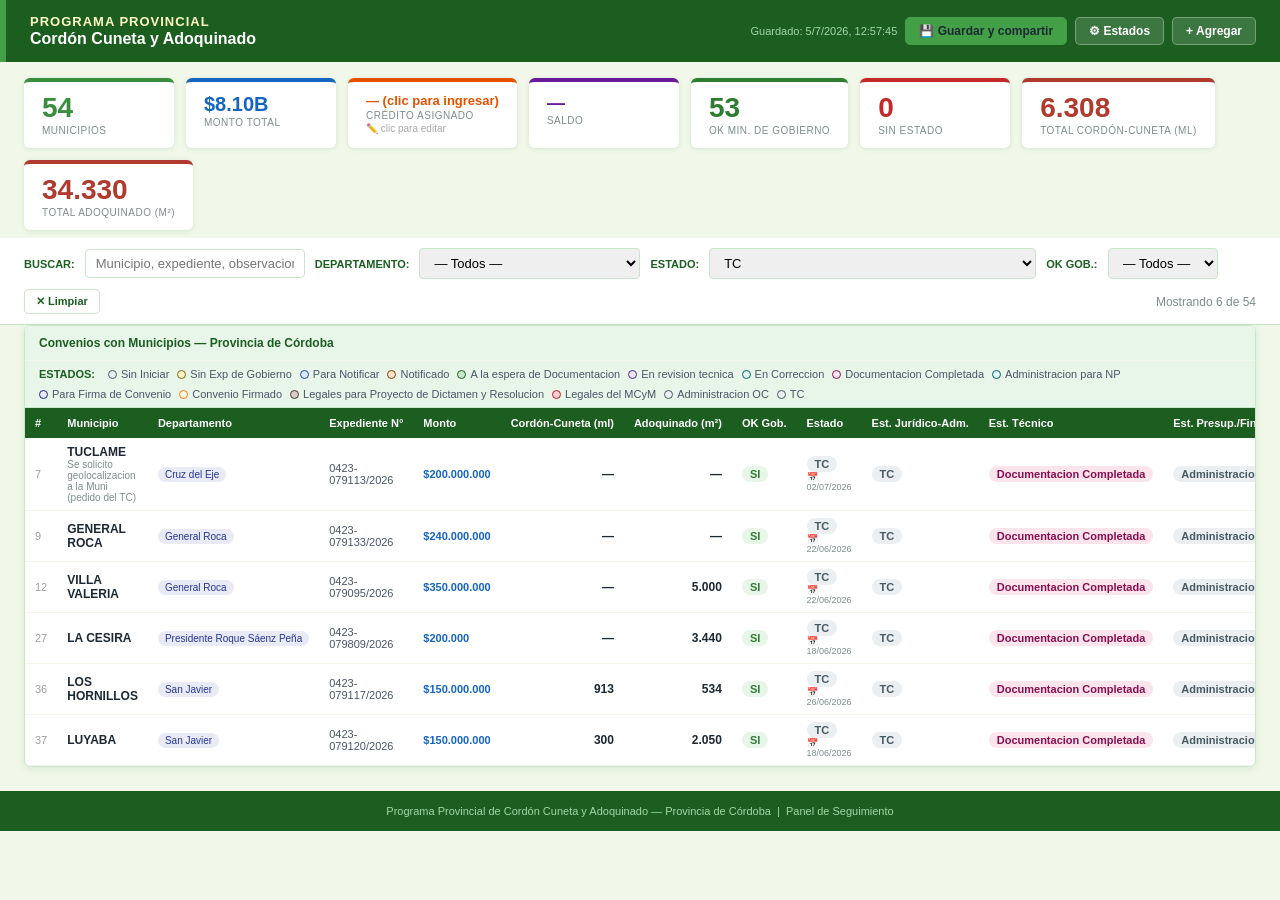
<file: context/areas/secretaria_Vivienda/Panel_Cordon_Cuneta (25).html>
<html lang="es"><head>
<meta charset="UTF-8">
<meta name="viewport" content="width=device-width, initial-scale=1.0">
<title>Panel — Cordón Cuneta y Adoquinado</title>
<style>
  * { box-sizing: border-box; margin: 0; padding: 0; }
  body { font-family: Calibri, 'Segoe UI', Arial, sans-serif; background: #F1F8E9; color: #1C2833; font-size: 14px; }

  .header { background: #1B5E20; color: #fff; padding: 0 24px; display: flex; align-items: center; gap: 14px; height: 62px; border-left: 6px solid #43A047; }
  .header-logo  { font-size: 13px; font-weight: 700; color: #FFF9C4; letter-spacing: 1px; line-height: 1.3; }
  .header-title { font-size: 16px; font-weight: 700; color: #fff; }
  .header-right { margin-left: auto; display: flex; align-items: center; gap: 8px; flex-shrink:0; }
  .header-ts    { font-size: 11px; color: #A5D6A7; }
  .btn-hdr { background: rgba(255,255,255,0.15); border: 1px solid rgba(255,255,255,0.3); color: #fff; padding: 6px 13px; border-radius: 5px; cursor: pointer; font-size: 12px; font-weight: 600; display:flex; align-items:center; gap:5px; white-space:nowrap; }
  .btn-hdr:hover { background: rgba(255,255,255,0.25); }
  .btn-hdr.save-btn { background: #43A047; border-color: #43A047; color: #1C2833; }
  .btn-hdr.save-btn:hover { background: #388E3C; }

  .save-hint { background: #43A047; color: #1C2833; text-align: center; padding: 7px 16px; font-size: 12px; font-weight: 700; display: none; }
  .save-hint.visible { display: block; }

  .summary { display: flex; gap: 12px; padding: 16px 24px 8px; flex-wrap: wrap; }
  .scard { background: #fff; border-radius: 6px; padding: 12px 18px; min-width: 150px; box-shadow: 0 1px 5px rgba(27,94,32,.12); border-top: 4px solid #388E3C; }
  .scard.monto { border-color: #1565C0; } .scard.ok { border-color: #2E7D32; } .scard.nodoc { border-color: #C62828; }
  .scard .num { font-size: 28px; font-weight: 700; line-height: 1; color: #388E3C; }
  .scard.monto .num { color: #1565C0; font-size: 20px; } .scard.ok .num { color: #2E7D32; } .scard.nodoc .num { color: #C62828; }

  .scard.pres   { border-color: #E65100; cursor:pointer; }
  .scard.saldo  { border-color: #6A1B9A; }
  .scard.pres  .num { color: #E65100; font-size: 18px; }
  .scard.saldo .num { color: #6A1B9A; font-size: 18px; }
  .scard-edit { font-size: 10px; color: #aaa; margin-top:2px; }
  .scard .lbl { font-size: 10px; color: #7F8C8D; margin-top: 3px; text-transform: uppercase; letter-spacing: 0.5px; }

  .filterbar { display: flex; gap: 10px; padding: 10px 24px; background: #fff; border-bottom: 1px solid #C8E6C9; align-items: center; flex-wrap: wrap; }
  .filterbar label { font-size: 11px; font-weight: 700; color: #1B5E20; text-transform: uppercase; }
  .filterbar input, .filterbar select { border: 1px solid #C8E6C9; border-radius: 4px; padding: 6px 10px; font-size: 13px; font-family: inherit; outline: none; }
  .filterbar input:focus, .filterbar select:focus { border-color: #1B5E20; }
  .filterbar input { width: 220px; }
  .filter-count { margin-left: auto; font-size: 12px; color: #7F8C8D; }
  .btn-clear { background: none; border: 1px solid #C8E6C9; color: #1B5E20; padding: 5px 11px; border-radius: 4px; cursor: pointer; font-size: 11px; font-weight: 600; }

  .panel-wrap { background: #fff; margin: 0 24px 24px; border-radius: 6px; box-shadow: 0 2px 8px rgba(27,94,32,.10); border: 1px solid #C8E6C9; overflow: hidden; }
  .panel-toolbar { display: flex; align-items: center; padding: 10px 14px; border-bottom: 1px solid #F1F8E9; background: #E8F5E9; }
  .panel-toolbar h2 { font-size: 12px; color: #1B5E20; flex: 1; font-weight: 700; }
  .legend-wrap { display: flex; flex-wrap: wrap; gap: 8px; padding: 7px 14px; background: #E8F5E9; border-bottom: 1px solid #C8E6C9; }
  .legend-item { display: flex; align-items: center; gap: 4px; font-size: 11px; color: #4A5568; }
  .legend-dot  { width: 9px; height: 9px; border-radius: 50%; flex-shrink: 0; }

  .tbl-wrap { overflow-x: auto; }
  table { width: 100%; border-collapse: collapse; font-size: 12px; }
  thead tr { background: #1B5E20; color: #fff; }
  thead th { padding: 9px 10px; text-align: left; font-weight: 600; font-size: 11px; white-space: nowrap; }
  tbody tr { border-bottom: 1px solid #F1F8E9; }
  tbody tr:hover { background: #FFF8F5; }
  tbody tr.hidden-row { display: none; }
  tbody td { padding: 7px 10px; vertical-align: middle; }

  .badge { display: inline-block; padding: 2px 8px; border-radius: 10px; font-size: 11px; font-weight: 600; white-space: nowrap; }
  .ok-si { background: #E8F5E9; color: #2E7D32; } .ok-no { background: #FFEBEE; color: #C62828; } .ok-tr { background: #FFF9C4; color: #F57F17; }
  .doc-si { background: #E3F2FD; color: #1565C0; font-size: 10px; }
  .avance-wrap { display: flex; align-items: center; gap: 6px; min-width: 80px; }
  .avance-bar  { flex: 1; height: 6px; background: #E0E0E0; border-radius: 3px; overflow: hidden; }
  .avance-fill { height: 100%; border-radius: 3px; }
  .avance-pct  { font-size: 11px; color: #7F8C8D; min-width: 26px; }
  .monto-cell { font-size: 11px; color: #1565C0; font-weight: 600; white-space: nowrap; }
  .depto-tag  { background: #E8EAF6; color: #283593; padding: 2px 7px; border-radius: 10px; font-size: 10px; white-space: nowrap; }
  .btn-icon { background: none; border: none; cursor: pointer; font-size: 13px; padding: 2px 4px; border-radius: 3px; opacity: 0.55; }
  .btn-icon:hover { opacity: 1; background: #F1F8E9; }
  .empty-state { text-align: center; padding: 44px 20px; color: #9E9E9E; font-size: 13px; }

  .modal-overlay { display: none; position: fixed; inset: 0; background: rgba(27,94,32,0.45); z-index: 100; align-items: center; justify-content: center; }
  .modal-overlay.open { display: flex; }
  .modal { background: #fff; border-radius: 8px; width: 740px; max-width: 97vw; max-height: 92vh; overflow-y: auto; box-shadow: 0 8px 30px rgba(0,0,0,0.22); }
  .modal-sm { width: 500px; }
  .modal-header { background: #1B5E20; color: #fff; padding: 14px 18px; border-radius: 8px 8px 0 0; display: flex; align-items: center; gap: 10px; position: sticky; top: 0; z-index: 1; }
  .modal-header h3 { flex: 1; font-size: 14px; }
  .modal-close { background: none; border: none; color: #A5D6A7; cursor: pointer; font-size: 20px; line-height: 1; }
  .modal-close:hover { color: #fff; }
  .modal-body { padding: 18px; }
  .modal-footer { padding: 13px 18px; border-top: 1px solid #F1F8E9; display: flex; justify-content: flex-end; gap: 10px; }
  .form-grid { display: grid; grid-template-columns: 1fr 1fr; gap: 12px; }
  .form-group { display: flex; flex-direction: column; gap: 4px; }
  .form-group.full { grid-column: 1 / -1; }
  .form-group label { font-size: 11px; font-weight: 700; color: #4A5568; text-transform: uppercase; letter-spacing: 0.4px; }
  .form-group input, .form-group select, .form-group textarea { border: 1px solid #C8E6C9; border-radius: 4px; padding: 7px 9px; font-size: 13px; font-family: inherit; outline: none; }
  .form-group input:focus, .form-group select:focus, .form-group textarea:focus { border-color: #1B5E20; }
  .sec-title { font-size: 11px; font-weight: 700; text-transform: uppercase; letter-spacing: 0.5px; color: #1B5E20; margin: 14px 0 8px; }
  .estado-grid { display: grid; grid-template-columns: 1fr 1fr 1fr; gap: 9px; }
  .estado-section { background: #E8F5E9; border: 1px solid #C8E6C9; border-radius: 6px; padding: 10px; }
  .estado-section h4 { font-size: 10px; text-transform: uppercase; letter-spacing: 0.5px; color: #1B5E20; margin-bottom: 7px; font-weight: 700; }
  .btn-cancel { background: #F1F8E9; color: #1B5E20; border: 1px solid #C8E6C9; padding: 7px 16px; border-radius: 4px; cursor: pointer; font-size: 13px; font-weight: 600; }
  .btn-save   { background: #1B5E20; color: #fff; border: none; padding: 7px 20px; border-radius: 4px; cursor: pointer; font-size: 13px; font-weight: 600; }
  .btn-save:hover { background: #388E3C; }
  .btn-danger { background: #C62828; color: #fff; border: none; padding: 7px 18px; border-radius: 4px; cursor: pointer; font-size: 13px; font-weight: 600; }

  .estado-list { display: flex; flex-direction: column; gap: 7px; }
  .estado-row { display: flex; align-items: center; gap: 9px; background: #E8F5E9; border: 1px solid #C8E6C9; border-radius: 6px; padding: 9px 11px; }
  .estado-row .swatch { width: 26px; height: 26px; border-radius: 50%; border: 2px solid rgba(0,0,0,0.12); flex-shrink: 0; cursor: pointer; }
  .estado-row input.nombre-estado { flex: 1; border: 1px solid #C8E6C9; border-radius: 4px; padding: 6px 9px; font-size: 13px; font-family: inherit; outline: none; }
  .btn-del-estado { background: none; border: none; cursor: pointer; font-size: 15px; color: #C62828; opacity: 0.6; padding: 3px; }
  .color-picker-wrap { position: relative; }
  .color-grid { display: none; position: absolute; top: 34px; left: 0; z-index: 200; background: #fff; border: 1px solid #C8E6C9; border-radius: 8px; padding: 9px; box-shadow: 0 4px 16px rgba(0,0,0,0.15); grid-template-columns: repeat(5,28px); gap: 5px; }
  .color-grid.open { display: grid; }
  .color-dot { width: 28px; height: 28px; border-radius: 50%; cursor: pointer; border: 2px solid transparent; transition: transform 0.1s; }
  .color-dot:hover { transform: scale(1.15); } .color-dot.selected { border-color: #1B5E20; }
  .add-estado-row { display: flex; align-items: center; gap: 9px; padding: 10px; background: #F1F8E9; border: 2px dashed #C8E6C9; border-radius: 6px; margin-top: 6px; }
  .add-estado-row input { flex: 1; border: 1px solid #C8E6C9; border-radius: 4px; padding: 6px 9px; font-size: 13px; font-family: inherit; outline: none; }
  .btn-add-estado { background: #1B5E20; color: #fff; border: none; padding: 6px 13px; border-radius: 4px; cursor: pointer; font-size: 12px; font-weight: 600; white-space: nowrap; }
  .confirm-overlay { display: none; position: fixed; inset: 0; background: rgba(27,94,32,0.45); z-index: 200; align-items: center; justify-content: center; }
  .confirm-overlay.open { display: flex; }
  .confirm-box { background: #fff; border-radius: 8px; padding: 26px 30px; max-width: 370px; text-align: center; box-shadow: 0 8px 30px rgba(0,0,0,0.2); }
  .confirm-box p { margin-bottom: 18px; color: #4A5568; font-size: 14px; }
  footer { text-align: center; padding: 14px; color: #A5D6A7; font-size: 11px; background: #1B5E20; }
</style>
</head>
<body>

<div class="header">
  <div>
    <div class="header-logo">PROGRAMA PROVINCIAL</div>
    <div class="header-title">Cordón Cuneta y Adoquinado</div>
  </div>
  <div class="header-right">
    <span class="header-ts" id="last-update">Guardado: 5/7/2026, 12:57:05</span>
    <button class="btn-hdr save-btn" onclick="guardarArchivo()">💾 Guardar y compartir</button>
    <button class="btn-hdr" onclick="openEstadosModal()">⚙ Estados</button>
    <button class="btn-hdr" onclick="openModal(null)">+ Agregar</button>
  </div>
</div>
<div class="save-hint" id="save-hint">✏️ Cambios sin guardar — hacé clic en <strong>💾 Guardar y compartir</strong></div>

<div class="summary">
  <div class="scard"><div class="num" id="cnt-total">54</div><div class="lbl">Municipios</div></div>
  <div class="scard monto"><div class="num" id="cnt-monto">$8.10B</div><div class="lbl">Monto Total</div></div>
  <div class="scard pres" onclick="editPresupuesto()" title="Clic para editar el crédito asignado">
    <div class="num" id="cnt-pres" style="font-size: 13px;">— (clic para ingresar)</div>
    <div class="lbl">Crédito Asignado</div>
    <div class="scard-edit">✏️ clic para editar</div>
  </div>
  <div class="scard saldo"><div class="num" id="cnt-saldo">—</div><div class="lbl">Saldo</div></div>
  <div class="scard ok"><div class="num" id="cnt-ok">53</div><div class="lbl">OK Min. de Gobierno</div></div>
  <div class="scard nodoc"><div class="num" id="cnt-nodoc">0</div><div class="lbl">Sin Estado</div></div>
  <div class="scard" style="border-color:#B03A2E;">
    <div class="num" id="cnt-cc-ml" style="color:#B03A2E;">6.308</div>
    <div class="lbl">Total Cordón-Cuneta (ml)</div>
  </div>
  <div class="scard" style="border-color:#B03A2E;">
    <div class="num" id="cnt-ad-m2" style="color:#B03A2E;">34.330</div>
    <div class="lbl">Total Adoquinado (m²)</div>
  </div>
</div>

<div class="filterbar">
  <label>Buscar:</label>
  <input type="text" id="search-input" placeholder="Municipio, expediente, observaciones..." oninput="applyFilters()">
  <label>Departamento:</label>
  <select id="depto-filter" onchange="applyFilters()">
    <option value="">— Todos —</option>
    <option>Calamuchita</option>
    <option>Capital</option>
    <option>Colón</option>
    <option>Cruz del Eje</option>
    <option>General Roca</option>
    <option>General San Martín</option>
    <option>Ischilín</option>
    <option>Juárez Celman</option>
    <option>Marcos Juárez</option>
    <option>Minas</option>
    <option>Pocho</option>
    <option>Presidente Roque Sáenz Peña</option>
    <option>Punilla</option>
    <option>Río Cuarto</option>
    <option>Río Primero</option>
    <option>Río Seco</option>
    <option>Río Segundo</option>
    <option>San Alberto</option>
    <option>San Javier</option>
    <option>San Justo</option>
    <option>Santa María</option>
    <option>Sobremonte</option>
    <option>Tercero Arriba</option>
    <option>Totoral</option>
    <option>Tulumba</option>
    <option>Unión</option>
  </select>
  <label>Estado:</label>
  <select id="estado-filter" onchange="applyFilters()"><option value="">— Todos —</option><option value="A la espera de Documentacion">A la espera de Documentacion</option><option value="En Correccion">En Correccion</option><option value="En revision tecnica">En revision tecnica</option><option value="Legales para  Proyecto de Dictamen y Resolucion">Legales para  Proyecto de Dictamen y Resolucion</option><option value="NO ADHIERE AL PROGRAMA">NO ADHIERE AL PROGRAMA</option><option value="Notificado">Notificado</option><option value="Sin Iniciar">Sin Iniciar</option><option value="TC" selected="">TC</option></select>
  <label>OK Gob.:</label>
  <select id="ok-filter" onchange="applyFilters()">
    <option value="">— Todos —</option>
    <option value="SI">SI</option><option value="NO">NO</option>
  </select>
  <button class="btn-clear" onclick="clearFilters()">✕ Limpiar</button>
  <span class="filter-count" id="filter-count">54 proyectos</span>
</div>

<div class="panel-wrap">
  <div class="panel-toolbar"><h2>Convenios con Municipios — Provincia de Córdoba</h2></div>
  <div class="legend-wrap" id="legend-main"><span style="font-size:11px;font-weight:700;color:#1B5E20;margin-right:5px;">ESTADOS:</span><span class="legend-item"><span class="legend-dot" style="background:#ECEFF1;border:1px solid #455A64;"></span>Sin Iniciar</span><span class="legend-item"><span class="legend-dot" style="background:#FFF3CD;border:1px solid #856404;"></span>Sin Exp de Gobierno</span><span class="legend-item"><span class="legend-dot" style="background:#DBEAFE;border:1px solid #1E40AF;"></span>Para Notificar</span><span class="legend-item"><span class="legend-dot" style="background:#FFE5D0;border:1px solid #8B3A00;"></span>Notificado</span><span class="legend-item"><span class="legend-dot" style="background:#C8E6C9;border:1px solid #1B5E20;"></span>A la espera de Documentacion</span><span class="legend-item"><span class="legend-dot" style="background:#EDE7F6;border:1px solid #4527A0;"></span>En revision tecnica</span><span class="legend-item"><span class="legend-dot" style="background:#E0F2F1;border:1px solid #00695C;"></span>En Correccion</span><span class="legend-item"><span class="legend-dot" style="background:#FCE4EC;border:1px solid #880E4F;"></span>Documentacion Completada</span><span class="legend-item"><span class="legend-dot" style="background:#E0F7FA;border:1px solid #006064;"></span>Administracion para NP</span><span class="legend-item"><span class="legend-dot" style="background:#E8EAF6;border:1px solid #1A237E;"></span>Para Firma de Convenio</span><span class="legend-item"><span class="legend-dot" style="background:#FFF8E1;border:1px solid #F57F17;"></span>Convenio Firmado</span><span class="legend-item"><span class="legend-dot" style="background:#D7CCC8;border:1px solid #4E342E;"></span>Legales para  Proyecto de Dictamen y Resolucion</span><span class="legend-item"><span class="legend-dot" style="background:#FFCDD2;border:1px solid #B71C1C;"></span>Legales del MCyM</span><span class="legend-item"><span class="legend-dot" style="background:#ECEFF1;border:1px solid #455A64;"></span>Administracion OC</span><span class="legend-item"><span class="legend-dot" style="background:#ECEFF1;border:1px solid #455A64;"></span>TC</span></div>
  <div class="tbl-wrap">
    <table>
      <thead><tr>
        <th>#</th><th>Municipio</th><th>Departamento</th><th>Expediente N°</th>
        <th>Monto</th><th style="white-space:nowrap;">Cordón-Cuneta (ml)</th><th style="white-space:nowrap;">Adoquinado (m²)</th>
        <th>OK Gob.</th><th>Estado</th>
        <th>Est. Jurídico-Adm.</th><th>Est. Técnico</th><th>Est. Presup./Fin.</th>
        <th>Avance</th><th></th>
      </tr></thead>
      <tbody id="tbody-main"><tr id="tr-1" class="">
      <td style="color:#9E9E9E;font-size:11px;">1</td>
      <td style="font-weight:700;font-size:12px;">LOS REARTES<br><span style="font-size:10px;color:#7F8C8D;font-weight:400;">22/6 ultma comunicacion
2/7 me comunico yo</span></td>
      <td><span class="depto-tag">Calamuchita</span></td>
      <td style="font-size:11px;color:#4A5568;">0423-080115/2026</td>
      <td class="monto-cell">$100.000.000</td>
      <td style="font-size:12px;font-weight:600;text-align:right;">—</td>
      <td style="font-size:12px;font-weight:600;text-align:right;">—</td>
      <td><span class="badge ok-si">SI</span></td>
      <td style="font-size:10px;"><span class="badge" style="background:#C8E6C9;color:#1B5E20;">A la espera de Documentacion</span><br><span style="font-size:9px;color:#7F8C8D;">📅 03/07/2026</span></td>
      <td><span class="badge" style="background:#ECEFF1;color:#455A64;">Sin Iniciar</span></td>
      <td><span class="badge" style="background:#C8E6C9;color:#1B5E20;">A la espera de Documentacion</span></td>
      <td><span class="badge" style="background:#ECEFF1;color:#455A64;">Sin Iniciar</span></td>
      <td><div class="avance-wrap"><div class="avance-bar"><div class="avance-fill" style="width:10%;background:#F39C12;"></div></div><span class="avance-pct">10%</span></div></td>
      <td style="white-space:nowrap;">
        <button class="btn-icon" onclick="openModal(1)" title="Editar">✏️</button>
        <button class="btn-icon" onclick="askDelete(1)" title="Eliminar">🗑️</button>
      </td>
    </tr><tr id="tr-2" class="">
      <td style="color:#9E9E9E;font-size:11px;">2</td>
      <td style="font-weight:700;font-size:12px;">EMBALSE<br><span style="font-size:10px;color:#7F8C8D;font-weight:400;">1/7 se mandan correcciones, nuevamente</span></td>
      <td><span class="depto-tag">Calamuchita</span></td>
      <td style="font-size:11px;color:#4A5568;">0423-079932/2026</td>
      <td class="monto-cell">$200.000.000</td>
      <td style="font-size:12px;font-weight:600;text-align:right;">—</td>
      <td style="font-size:12px;font-weight:600;text-align:right;">—</td>
      <td><span class="badge ok-si">SI</span></td>
      <td style="font-size:10px;"><span class="badge" style="background:#E0F2F1;color:#00695C;">En Correccion</span><br><span style="font-size:9px;color:#7F8C8D;">📅 03/07/2026</span></td>
      <td><span class="badge" style="background:#ECEFF1;color:#455A64;">Sin Iniciar</span></td>
      <td><span class="badge" style="background:#E0F2F1;color:#00695C;">En Correccion</span></td>
      <td><span class="badge" style="background:#ECEFF1;color:#455A64;">Sin Iniciar</span></td>
      <td><div class="avance-wrap"><div class="avance-bar"><div class="avance-fill" style="width:14%;background:#F39C12;"></div></div><span class="avance-pct">14%</span></div></td>
      <td style="white-space:nowrap;">
        <button class="btn-icon" onclick="openModal(2)" title="Editar">✏️</button>
        <button class="btn-icon" onclick="askDelete(2)" title="Eliminar">🗑️</button>
      </td>
    </tr><tr id="tr-3" class="">
      <td style="color:#9E9E9E;font-size:11px;">3</td>
      <td style="font-weight:700;font-size:12px;">GUANACO MUERTO<br><span style="font-size:10px;color:#7F8C8D;font-weight:400;">18/6 ultima comunicacion
1/7 me comunico con el Pte</span></td>
      <td><span class="depto-tag">Cruz del Eje</span></td>
      <td style="font-size:11px;color:#4A5568;">0423-079111/2026</td>
      <td class="monto-cell">$50.000.000</td>
      <td style="font-size:12px;font-weight:600;text-align:right;">—</td>
      <td style="font-size:12px;font-weight:600;text-align:right;">—</td>
      <td><span class="badge ok-si">SI</span></td>
      <td style="font-size:10px;"><span class="badge" style="background:#E0F2F1;color:#00695C;">En Correccion</span><br><span style="font-size:9px;color:#7F8C8D;">📅 03/07/2026</span></td>
      <td><span class="badge" style="background:#ECEFF1;color:#455A64;">Sin Iniciar</span></td>
      <td><span class="badge" style="background:#E0F2F1;color:#00695C;">En Correccion</span></td>
      <td><span class="badge" style="background:#ECEFF1;color:#455A64;">Sin Iniciar</span></td>
      <td><div class="avance-wrap"><div class="avance-bar"><div class="avance-fill" style="width:14%;background:#F39C12;"></div></div><span class="avance-pct">14%</span></div></td>
      <td style="white-space:nowrap;">
        <button class="btn-icon" onclick="openModal(3)" title="Editar">✏️</button>
        <button class="btn-icon" onclick="askDelete(3)" title="Eliminar">🗑️</button>
      </td>
    </tr><tr id="tr-4" class="">
      <td style="color:#9E9E9E;font-size:11px;">4</td>
      <td style="font-weight:700;font-size:12px;">LA BATEA</td>
      <td><span class="depto-tag">Cruz del Eje</span></td>
      <td style="font-size:11px;color:#4A5568;">0423-079110/2026</td>
      <td class="monto-cell">$50.000.000</td>
      <td style="font-size:12px;font-weight:600;text-align:right;">—</td>
      <td style="font-size:12px;font-weight:600;text-align:right;">—</td>
      <td><span class="badge ok-si">SI</span></td>
      <td style="font-size:10px;"><span class="badge doc-si">NO ADHIERE AL PROGRAMA</span><br><span style="font-size:9px;color:#7F8C8D;">📅 03/07/2026</span></td>
      <td><span class="badge" style="background:#ECEFF1;color:#455A64;">Sin Iniciar</span></td>
      <td><span class="badge" style="background:#ECEFF1;color:#455A64;">Sin Iniciar</span></td>
      <td><span class="badge" style="background:#ECEFF1;color:#455A64;">Sin Iniciar</span></td>
      <td><div class="avance-wrap"><div class="avance-bar"><div class="avance-fill" style="width:0%;background:#9E9E9E;"></div></div><span class="avance-pct">0%</span></div></td>
      <td style="white-space:nowrap;">
        <button class="btn-icon" onclick="openModal(4)" title="Editar">✏️</button>
        <button class="btn-icon" onclick="askDelete(4)" title="Eliminar">🗑️</button>
      </td>
    </tr><tr id="tr-5" class="">
      <td style="color:#9E9E9E;font-size:11px;">5</td>
      <td style="font-weight:700;font-size:12px;">LA HIGUERA<br><span style="font-size:10px;color:#7F8C8D;font-weight:400;">30/6 se vuelve a solicitar la correccion de la doc</span></td>
      <td><span class="depto-tag">Cruz del Eje</span></td>
      <td style="font-size:11px;color:#4A5568;">0423-079115/2026</td>
      <td class="monto-cell">$100.000.000</td>
      <td style="font-size:12px;font-weight:600;text-align:right;">—</td>
      <td style="font-size:12px;font-weight:600;text-align:right;">—</td>
      <td><span class="badge ok-si">SI</span></td>
      <td style="font-size:10px;"><span class="badge" style="background:#E0F2F1;color:#00695C;">En Correccion</span><br><span style="font-size:9px;color:#7F8C8D;">📅 03/07/2026</span></td>
      <td><span class="badge" style="background:#E0F2F1;color:#00695C;">En Correccion</span></td>
      <td><span class="badge" style="background:#E0F2F1;color:#00695C;">En Correccion</span></td>
      <td><span class="badge" style="background:#ECEFF1;color:#455A64;">Sin Iniciar</span></td>
      <td><div class="avance-wrap"><div class="avance-bar"><div class="avance-fill" style="width:29%;background:#F39C12;"></div></div><span class="avance-pct">29%</span></div></td>
      <td style="white-space:nowrap;">
        <button class="btn-icon" onclick="openModal(5)" title="Editar">✏️</button>
        <button class="btn-icon" onclick="askDelete(5)" title="Eliminar">🗑️</button>
      </td>
    </tr><tr id="tr-6" class="">
      <td style="color:#9E9E9E;font-size:11px;">6</td>
      <td style="font-weight:700;font-size:12px;">LAS PLAYAS<br><span style="font-size:10px;color:#7F8C8D;font-weight:400;">26 y 29/6 se envian correcciones</span></td>
      <td><span class="depto-tag">Cruz del Eje</span></td>
      <td style="font-size:11px;color:#4A5568;">0423-079112/2026</td>
      <td class="monto-cell">$200.000.000</td>
      <td style="font-size:12px;font-weight:600;text-align:right;">—</td>
      <td style="font-size:12px;font-weight:600;text-align:right;">3.922</td>
      <td><span class="badge ok-si">SI</span></td>
      <td style="font-size:10px;"><span class="badge" style="background:#E0F2F1;color:#00695C;">En Correccion</span><br><span style="font-size:9px;color:#7F8C8D;">📅 03/07/2026</span></td>
      <td><span class="badge" style="background:#FCE4EC;color:#880E4F;">Documentacion Completada</span></td>
      <td><span class="badge" style="background:#E0F2F1;color:#00695C;">En Correccion</span></td>
      <td><span class="badge" style="background:#ECEFF1;color:#455A64;">Sin Iniciar</span></td>
      <td><div class="avance-wrap"><div class="avance-bar"><div class="avance-fill" style="width:31%;background:#F39C12;"></div></div><span class="avance-pct">31%</span></div></td>
      <td style="white-space:nowrap;">
        <button class="btn-icon" onclick="openModal(6)" title="Editar">✏️</button>
        <button class="btn-icon" onclick="askDelete(6)" title="Eliminar">🗑️</button>
      </td>
    </tr><tr id="tr-7">
      <td style="color:#9E9E9E;font-size:11px;">7</td>
      <td style="font-weight:700;font-size:12px;">TUCLAME<br><span style="font-size:10px;color:#7F8C8D;font-weight:400;">Se solicito geolocalizacion a la Muni (pedido del TC)</span></td>
      <td><span class="depto-tag">Cruz del Eje</span></td>
      <td style="font-size:11px;color:#4A5568;">0423-079113/2026</td>
      <td class="monto-cell">$200.000.000</td>
      <td style="font-size:12px;font-weight:600;text-align:right;">—</td>
      <td style="font-size:12px;font-weight:600;text-align:right;">—</td>
      <td><span class="badge ok-si">SI</span></td>
      <td style="font-size:10px;"><span class="badge" style="background:#ECEFF1;color:#455A64;">TC</span><br><span style="font-size:9px;color:#7F8C8D;">📅 02/07/2026</span></td>
      <td><span class="badge" style="background:#ECEFF1;color:#455A64;">TC</span></td>
      <td><span class="badge" style="background:#FCE4EC;color:#880E4F;">Documentacion Completada</span></td>
      <td><span class="badge" style="background:#ECEFF1;color:#455A64;">Administracion OC</span></td>
      <td><div class="avance-wrap"><div class="avance-bar"><div class="avance-fill" style="width:81%;background:#27AE60;"></div></div><span class="avance-pct">81%</span></div></td>
      <td style="white-space:nowrap;">
        <button class="btn-icon" onclick="openModal(7)" title="Editar">✏️</button>
        <button class="btn-icon" onclick="askDelete(7)" title="Eliminar">🗑️</button>
      </td>
    </tr><tr id="tr-8" class="">
      <td style="color:#9E9E9E;font-size:11px;">8</td>
      <td style="font-weight:700;font-size:12px;">DEL CAMPILLO</td>
      <td><span class="depto-tag">General Roca</span></td>
      <td style="font-size:11px;color:#4A5568;">0423-079098/2026</td>
      <td class="monto-cell">$200.000.000</td>
      <td style="font-size:12px;font-weight:600;text-align:right;">—</td>
      <td style="font-size:12px;font-weight:600;text-align:right;">7.440</td>
      <td><span class="badge ok-si">SI</span></td>
      <td style="font-size:10px;"><span class="badge" style="background:#E0F2F1;color:#00695C;">En Correccion</span><br><span style="font-size:9px;color:#7F8C8D;">📅 03/07/2026</span></td>
      <td><span class="badge" style="background:#EDE7F6;color:#4527A0;">En revision tecnica</span></td>
      <td><span class="badge" style="background:#E0F2F1;color:#00695C;">En Correccion</span></td>
      <td><span class="badge" style="background:#FCE4EC;color:#880E4F;">Documentacion Completada</span></td>
      <td><div class="avance-wrap"><div class="avance-bar"><div class="avance-fill" style="width:43%;background:#2196F3;"></div></div><span class="avance-pct">43%</span></div></td>
      <td style="white-space:nowrap;">
        <button class="btn-icon" onclick="openModal(8)" title="Editar">✏️</button>
        <button class="btn-icon" onclick="askDelete(8)" title="Eliminar">🗑️</button>
      </td>
    </tr><tr id="tr-9">
      <td style="color:#9E9E9E;font-size:11px;">9</td>
      <td style="font-weight:700;font-size:12px;">GENERAL ROCA</td>
      <td><span class="depto-tag">General Roca</span></td>
      <td style="font-size:11px;color:#4A5568;">0423-079133/2026</td>
      <td class="monto-cell">$240.000.000</td>
      <td style="font-size:12px;font-weight:600;text-align:right;">—</td>
      <td style="font-size:12px;font-weight:600;text-align:right;">—</td>
      <td><span class="badge ok-si">SI</span></td>
      <td style="font-size:10px;"><span class="badge" style="background:#ECEFF1;color:#455A64;">TC</span><br><span style="font-size:9px;color:#7F8C8D;">📅 22/06/2026</span></td>
      <td><span class="badge" style="background:#ECEFF1;color:#455A64;">TC</span></td>
      <td><span class="badge" style="background:#FCE4EC;color:#880E4F;">Documentacion Completada</span></td>
      <td><span class="badge" style="background:#ECEFF1;color:#455A64;">Administracion OC</span></td>
      <td><div class="avance-wrap"><div class="avance-bar"><div class="avance-fill" style="width:81%;background:#27AE60;"></div></div><span class="avance-pct">81%</span></div></td>
      <td style="white-space:nowrap;">
        <button class="btn-icon" onclick="openModal(9)" title="Editar">✏️</button>
        <button class="btn-icon" onclick="askDelete(9)" title="Eliminar">🗑️</button>
      </td>
    </tr><tr id="tr-10" class="">
      <td style="color:#9E9E9E;font-size:11px;">10</td>
      <td style="font-weight:700;font-size:12px;">VILLA HUIDOBRO<br><span style="font-size:10px;color:#7F8C8D;font-weight:400;">30/6 nos volvemos a comunicar</span></td>
      <td><span class="depto-tag">General Roca</span></td>
      <td style="font-size:11px;color:#4A5568;">0423-079097/2026</td>
      <td class="monto-cell">$200.000.000</td>
      <td style="font-size:12px;font-weight:600;text-align:right;">1.100</td>
      <td style="font-size:12px;font-weight:600;text-align:right;">—</td>
      <td><span class="badge ok-si">SI</span></td>
      <td style="font-size:10px;"><span class="badge" style="background:#E0F2F1;color:#00695C;">En Correccion</span><br><span style="font-size:9px;color:#7F8C8D;">📅 29/06/2026</span></td>
      <td><span class="badge" style="background:#FCE4EC;color:#880E4F;">Documentacion Completada</span></td>
      <td><span class="badge" style="background:#E0F2F1;color:#00695C;">En Correccion</span></td>
      <td><span class="badge" style="background:#ECEFF1;color:#455A64;">Sin Iniciar</span></td>
      <td><div class="avance-wrap"><div class="avance-bar"><div class="avance-fill" style="width:31%;background:#F39C12;"></div></div><span class="avance-pct">31%</span></div></td>
      <td style="white-space:nowrap;">
        <button class="btn-icon" onclick="openModal(10)" title="Editar">✏️</button>
        <button class="btn-icon" onclick="askDelete(10)" title="Eliminar">🗑️</button>
      </td>
    </tr><tr id="tr-11" class="">
      <td style="color:#9E9E9E;font-size:11px;">11</td>
      <td style="font-weight:700;font-size:12px;">VILLA SARMIENTO<br><span style="font-size:10px;color:#7F8C8D;font-weight:400;">Falta Geolocalizacion + Planialtimetria</span></td>
      <td><span class="depto-tag">General Roca</span></td>
      <td style="font-size:11px;color:#4A5568;">0423-079096/2026</td>
      <td class="monto-cell">$210.000.000</td>
      <td style="font-size:12px;font-weight:600;text-align:right;">1.530</td>
      <td style="font-size:12px;font-weight:600;text-align:right;">1.575</td>
      <td><span class="badge ok-si">SI</span></td>
      <td style="font-size:10px;"><span class="badge" style="background:#E0F2F1;color:#00695C;">En Correccion</span><br><span style="font-size:9px;color:#7F8C8D;">📅 03/07/2026</span></td>
      <td><span class="badge" style="background:#E0F2F1;color:#00695C;">En Correccion</span></td>
      <td><span class="badge" style="background:#E0F2F1;color:#00695C;">En Correccion</span></td>
      <td><span class="badge" style="background:#ECEFF1;color:#455A64;">Sin Iniciar</span></td>
      <td><div class="avance-wrap"><div class="avance-bar"><div class="avance-fill" style="width:29%;background:#F39C12;"></div></div><span class="avance-pct">29%</span></div></td>
      <td style="white-space:nowrap;">
        <button class="btn-icon" onclick="openModal(11)" title="Editar">✏️</button>
        <button class="btn-icon" onclick="askDelete(11)" title="Eliminar">🗑️</button>
      </td>
    </tr><tr id="tr-12">
      <td style="color:#9E9E9E;font-size:11px;">12</td>
      <td style="font-weight:700;font-size:12px;">VILLA VALERIA</td>
      <td><span class="depto-tag">General Roca</span></td>
      <td style="font-size:11px;color:#4A5568;">0423-079095/2026</td>
      <td class="monto-cell">$350.000.000</td>
      <td style="font-size:12px;font-weight:600;text-align:right;">—</td>
      <td style="font-size:12px;font-weight:600;text-align:right;">5.000</td>
      <td><span class="badge ok-si">SI</span></td>
      <td style="font-size:10px;"><span class="badge" style="background:#ECEFF1;color:#455A64;">TC</span><br><span style="font-size:9px;color:#7F8C8D;">📅 22/06/2026</span></td>
      <td><span class="badge" style="background:#ECEFF1;color:#455A64;">TC</span></td>
      <td><span class="badge" style="background:#FCE4EC;color:#880E4F;">Documentacion Completada</span></td>
      <td><span class="badge" style="background:#ECEFF1;color:#455A64;">Administracion OC</span></td>
      <td><div class="avance-wrap"><div class="avance-bar"><div class="avance-fill" style="width:81%;background:#27AE60;"></div></div><span class="avance-pct">81%</span></div></td>
      <td style="white-space:nowrap;">
        <button class="btn-icon" onclick="openModal(12)" title="Editar">✏️</button>
        <button class="btn-icon" onclick="askDelete(12)" title="Eliminar">🗑️</button>
      </td>
    </tr><tr id="tr-13" class="">
      <td style="color:#9E9E9E;font-size:11px;">13</td>
      <td style="font-weight:700;font-size:12px;">OLAETA<br><span style="font-size:10px;color:#7F8C8D;font-weight:400;">19/6 ultima lcomunicacion</span></td>
      <td><span class="depto-tag">Juárez Celman</span></td>
      <td style="font-size:11px;color:#4A5568;">0423-080117/2026</td>
      <td class="monto-cell">$180.000.000</td>
      <td style="font-size:12px;font-weight:600;text-align:right;">—</td>
      <td style="font-size:12px;font-weight:600;text-align:right;">—</td>
      <td><span class="badge ok-si">SI</span></td>
      <td style="font-size:10px;"><span class="badge" style="background:#E0F2F1;color:#00695C;">En Correccion</span><br><span style="font-size:9px;color:#7F8C8D;">📅 19/06/2026</span></td>
      <td><span class="badge" style="background:#C8E6C9;color:#1B5E20;">A la espera de Documentacion</span></td>
      <td><span class="badge" style="background:#E0F2F1;color:#00695C;">En Correccion</span></td>
      <td><span class="badge" style="background:#ECEFF1;color:#455A64;">Sin Iniciar</span></td>
      <td><div class="avance-wrap"><div class="avance-bar"><div class="avance-fill" style="width:24%;background:#F39C12;"></div></div><span class="avance-pct">24%</span></div></td>
      <td style="white-space:nowrap;">
        <button class="btn-icon" onclick="openModal(13)" title="Editar">✏️</button>
        <button class="btn-icon" onclick="askDelete(13)" title="Eliminar">🗑️</button>
      </td>
    </tr><tr id="tr-14" class="">
      <td style="color:#9E9E9E;font-size:11px;">14</td>
      <td style="font-weight:700;font-size:12px;">CHARRAS</td>
      <td><span class="depto-tag">Juárez Celman</span></td>
      <td style="font-size:11px;color:#4A5568;">0423-080116/2026</td>
      <td class="monto-cell">$100.000.000</td>
      <td style="font-size:12px;font-weight:600;text-align:right;">—</td>
      <td style="font-size:12px;font-weight:600;text-align:right;">3.960</td>
      <td><span class="badge ok-si">SI</span></td>
      <td style="font-size:10px;"><span class="badge" style="background:#EDE7F6;color:#4527A0;">En revision tecnica</span><br><span style="font-size:9px;color:#7F8C8D;">📅 03/07/2026</span></td>
      <td><span class="badge" style="background:#EDE7F6;color:#4527A0;">En revision tecnica</span></td>
      <td><span class="badge" style="background:#EDE7F6;color:#4527A0;">En revision tecnica</span></td>
      <td><span class="badge" style="background:#ECEFF1;color:#455A64;">Sin Iniciar</span></td>
      <td><div class="avance-wrap"><div class="avance-bar"><div class="avance-fill" style="width:24%;background:#F39C12;"></div></div><span class="avance-pct">24%</span></div></td>
      <td style="white-space:nowrap;">
        <button class="btn-icon" onclick="openModal(14)" title="Editar">✏️</button>
        <button class="btn-icon" onclick="askDelete(14)" title="Eliminar">🗑️</button>
      </td>
    </tr><tr id="tr-15" class="">
      <td style="color:#9E9E9E;font-size:11px;">15</td>
      <td style="font-weight:700;font-size:12px;">EL ARAÑADO<br><span style="font-size:10px;color:#7F8C8D;font-weight:400;">24/6 nos volvemos a comunicar</span></td>
      <td><span class="depto-tag">Juárez Celman</span></td>
      <td style="font-size:11px;color:#4A5568;">0423-080121/2026</td>
      <td class="monto-cell">$200.000.000</td>
      <td style="font-size:12px;font-weight:600;text-align:right;">—</td>
      <td style="font-size:12px;font-weight:600;text-align:right;">—</td>
      <td><span class="badge ok-si">SI</span></td>
      <td style="font-size:10px;"><span class="badge" style="background:#C8E6C9;color:#1B5E20;">A la espera de Documentacion</span><br><span style="font-size:9px;color:#7F8C8D;">📅 05/06/2026</span></td>
      <td><span class="badge" style="background:#C8E6C9;color:#1B5E20;">A la espera de Documentacion</span></td>
      <td><span class="badge" style="background:#C8E6C9;color:#1B5E20;">A la espera de Documentacion</span></td>
      <td><span class="badge" style="background:#ECEFF1;color:#455A64;">Sin Iniciar</span></td>
      <td><div class="avance-wrap"><div class="avance-bar"><div class="avance-fill" style="width:19%;background:#F39C12;"></div></div><span class="avance-pct">19%</span></div></td>
      <td style="white-space:nowrap;">
        <button class="btn-icon" onclick="openModal(15)" title="Editar">✏️</button>
        <button class="btn-icon" onclick="askDelete(15)" title="Eliminar">🗑️</button>
      </td>
    </tr><tr id="tr-16" class="">
      <td style="color:#9E9E9E;font-size:11px;">16</td>
      <td style="font-weight:700;font-size:12px;">SANTA EUFEMIA<br><span style="font-size:10px;color:#7F8C8D;font-weight:400;">24/6 nos volvimos a comunicar</span></td>
      <td><span class="depto-tag">Juárez Celman</span></td>
      <td style="font-size:11px;color:#4A5568;">0423-080118/2026</td>
      <td class="monto-cell">$200.000.000</td>
      <td style="font-size:12px;font-weight:600;text-align:right;">—</td>
      <td style="font-size:12px;font-weight:600;text-align:right;">—</td>
      <td><span class="badge ok-si">SI</span></td>
      <td style="font-size:10px;"><span class="badge" style="background:#C8E6C9;color:#1B5E20;">A la espera de Documentacion</span><br><span style="font-size:9px;color:#7F8C8D;">📅 05/06/2026</span></td>
      <td><span class="badge" style="background:#C8E6C9;color:#1B5E20;">A la espera de Documentacion</span></td>
      <td><span class="badge" style="background:#C8E6C9;color:#1B5E20;">A la espera de Documentacion</span></td>
      <td><span class="badge" style="background:#ECEFF1;color:#455A64;">Sin Iniciar</span></td>
      <td><div class="avance-wrap"><div class="avance-bar"><div class="avance-fill" style="width:19%;background:#F39C12;"></div></div><span class="avance-pct">19%</span></div></td>
      <td style="white-space:nowrap;">
        <button class="btn-icon" onclick="openModal(16)" title="Editar">✏️</button>
        <button class="btn-icon" onclick="askDelete(16)" title="Eliminar">🗑️</button>
      </td>
    </tr><tr id="tr-17" class="">
      <td style="color:#9E9E9E;font-size:11px;">17</td>
      <td style="font-weight:700;font-size:12px;">ARIAS</td>
      <td><span class="depto-tag">Marcos Juárez</span></td>
      <td style="font-size:11px;color:#4A5568;">0423-079785/2026</td>
      <td class="monto-cell">$100.000.000</td>
      <td style="font-size:12px;font-weight:600;text-align:right;">—</td>
      <td style="font-size:12px;font-weight:600;text-align:right;">921</td>
      <td><span class="badge ok-si">SI</span></td>
      <td style="font-size:10px;"><span class="badge" style="background:#E0F2F1;color:#00695C;">En Correccion</span><br><span style="font-size:9px;color:#7F8C8D;">📅 22/06/2026</span></td>
      <td><span class="badge" style="background:#EDE7F6;color:#4527A0;">En revision tecnica</span></td>
      <td><span class="badge" style="background:#E0F2F1;color:#00695C;">En Correccion</span></td>
      <td><span class="badge" style="background:#ECEFF1;color:#455A64;">Sin Iniciar</span></td>
      <td><div class="avance-wrap"><div class="avance-bar"><div class="avance-fill" style="width:26%;background:#F39C12;"></div></div><span class="avance-pct">26%</span></div></td>
      <td style="white-space:nowrap;">
        <button class="btn-icon" onclick="openModal(17)" title="Editar">✏️</button>
        <button class="btn-icon" onclick="askDelete(17)" title="Eliminar">🗑️</button>
      </td>
    </tr><tr id="tr-18" class="">
      <td style="color:#9E9E9E;font-size:11px;">18</td>
      <td style="font-weight:700;font-size:12px;">CAMILO ALDAO<br><span style="font-size:10px;color:#7F8C8D;font-weight:400;">30/6 PARA NP</span></td>
      <td><span class="depto-tag">Marcos Juárez</span></td>
      <td style="font-size:11px;color:#4A5568;">0423-079782/2026</td>
      <td class="monto-cell">$100.000.000</td>
      <td style="font-size:12px;font-weight:600;text-align:right;">—</td>
      <td style="font-size:12px;font-weight:600;text-align:right;">—</td>
      <td><span class="badge ok-si">SI</span></td>
      <td style="font-size:10px;"><span class="badge" style="background:#E0F2F1;color:#00695C;">En Correccion</span><br><span style="font-size:9px;color:#7F8C8D;">📅 02/07/2026</span></td>
      <td><span class="badge" style="background:#E0F2F1;color:#00695C;">En Correccion</span></td>
      <td><span class="badge" style="background:#FCE4EC;color:#880E4F;">Documentacion Completada</span></td>
      <td><span class="badge" style="background:#E0F7FA;color:#006064;">Administracion para NP</span></td>
      <td><div class="avance-wrap"><div class="avance-bar"><div class="avance-fill" style="width:50%;background:#2196F3;"></div></div><span class="avance-pct">50%</span></div></td>
      <td style="white-space:nowrap;">
        <button class="btn-icon" onclick="openModal(18)" title="Editar">✏️</button>
        <button class="btn-icon" onclick="askDelete(18)" title="Eliminar">🗑️</button>
      </td>
    </tr><tr id="tr-19" class="">
      <td style="color:#9E9E9E;font-size:11px;">19</td>
      <td style="font-weight:700;font-size:12px;">CAP. GRAL. B. O'HIGGINS</td>
      <td><span class="depto-tag">Marcos Juárez</span></td>
      <td style="font-size:11px;color:#4A5568;">0423-079103/2026</td>
      <td class="monto-cell">$200.000.000</td>
      <td style="font-size:12px;font-weight:600;text-align:right;">—</td>
      <td style="font-size:12px;font-weight:600;text-align:right;">—</td>
      <td><span class="badge ok-si">SI</span></td>
      <td style="font-size:10px;"><span class="badge" style="background:#E0F2F1;color:#00695C;">En Correccion</span><br><span style="font-size:9px;color:#7F8C8D;">📅 03/07/2026</span></td>
      <td><span class="badge" style="background:#FCE4EC;color:#880E4F;">Documentacion Completada</span></td>
      <td><span class="badge" style="background:#E0F2F1;color:#00695C;">En Correccion</span></td>
      <td><span class="badge" style="background:#ECEFF1;color:#455A64;">Sin Iniciar</span></td>
      <td><div class="avance-wrap"><div class="avance-bar"><div class="avance-fill" style="width:31%;background:#F39C12;"></div></div><span class="avance-pct">31%</span></div></td>
      <td style="white-space:nowrap;">
        <button class="btn-icon" onclick="openModal(19)" title="Editar">✏️</button>
        <button class="btn-icon" onclick="askDelete(19)" title="Eliminar">🗑️</button>
      </td>
    </tr><tr id="tr-20" class="">
      <td style="color:#9E9E9E;font-size:11px;">20</td>
      <td style="font-weight:700;font-size:12px;">CAVANAGH</td>
      <td><span class="depto-tag">Marcos Juárez</span></td>
      <td style="font-size:11px;color:#4A5568;">0423-079101/2026</td>
      <td class="monto-cell">$300.000.000</td>
      <td style="font-size:12px;font-weight:600;text-align:right;">—</td>
      <td style="font-size:12px;font-weight:600;text-align:right;">—</td>
      <td><span class="badge ok-si">SI</span></td>
      <td style="font-size:10px;"><span class="badge" style="background:#C8E6C9;color:#1B5E20;">A la espera de Documentacion</span><br><span style="font-size:9px;color:#7F8C8D;">📅 03/07/2026</span></td>
      <td><span class="badge" style="background:#E0F2F1;color:#00695C;">En Correccion</span></td>
      <td><span class="badge" style="background:#C8E6C9;color:#1B5E20;">A la espera de Documentacion</span></td>
      <td><span class="badge" style="background:#ECEFF1;color:#455A64;">Sin Iniciar</span></td>
      <td><div class="avance-wrap"><div class="avance-bar"><div class="avance-fill" style="width:24%;background:#F39C12;"></div></div><span class="avance-pct">24%</span></div></td>
      <td style="white-space:nowrap;">
        <button class="btn-icon" onclick="openModal(20)" title="Editar">✏️</button>
        <button class="btn-icon" onclick="askDelete(20)" title="Eliminar">🗑️</button>
      </td>
    </tr><tr id="tr-21" class="">
      <td style="color:#9E9E9E;font-size:11px;">21</td>
      <td style="font-weight:700;font-size:12px;">COLONIA ITALIANA</td>
      <td><span class="depto-tag">Marcos Juárez</span></td>
      <td style="font-size:11px;color:#4A5568;">0423-079102/2026</td>
      <td class="monto-cell">$80.000.000</td>
      <td style="font-size:12px;font-weight:600;text-align:right;">889</td>
      <td style="font-size:12px;font-weight:600;text-align:right;">—</td>
      <td><span class="badge ok-si">SI</span></td>
      <td style="font-size:10px;"><span class="badge" style="background:#D7CCC8;color:#4E342E;">Legales para  Proyecto de Dictamen y Resolucion</span><br><span style="font-size:9px;color:#7F8C8D;">📅 02/07/2026</span></td>
      <td><span class="badge" style="background:#D7CCC8;color:#4E342E;">Legales para  Proyecto de Dictamen y Resolucion</span></td>
      <td><span class="badge" style="background:#FCE4EC;color:#880E4F;">Documentacion Completada</span></td>
      <td><span class="badge" style="background:#E0F7FA;color:#006064;">Administracion para NP</span></td>
      <td><div class="avance-wrap"><div class="avance-bar"><div class="avance-fill" style="width:62%;background:#2196F3;"></div></div><span class="avance-pct">62%</span></div></td>
      <td style="white-space:nowrap;">
        <button class="btn-icon" onclick="openModal(21)" title="Editar">✏️</button>
        <button class="btn-icon" onclick="askDelete(21)" title="Eliminar">🗑️</button>
      </td>
    </tr><tr id="tr-22" class="">
      <td style="color:#9E9E9E;font-size:11px;">22</td>
      <td style="font-weight:700;font-size:12px;">COMUNA COLONIA BARGE</td>
      <td><span class="depto-tag">Marcos Juárez</span></td>
      <td style="font-size:11px;color:#4A5568;">0423-079784/2026</td>
      <td class="monto-cell">$50.000.000</td>
      <td style="font-size:12px;font-weight:600;text-align:right;">—</td>
      <td style="font-size:12px;font-weight:600;text-align:right;">—</td>
      <td><span class="badge ok-si">SI</span></td>
      <td style="font-size:10px;"><span class="badge" style="background:#C8E6C9;color:#1B5E20;">A la espera de Documentacion</span><br><span style="font-size:9px;color:#7F8C8D;">📅 11/05/2026</span></td>
      <td><span class="badge" style="background:#C8E6C9;color:#1B5E20;">A la espera de Documentacion</span></td>
      <td><span class="badge" style="background:#C8E6C9;color:#1B5E20;">A la espera de Documentacion</span></td>
      <td><span class="badge" style="background:#ECEFF1;color:#455A64;">Sin Iniciar</span></td>
      <td><div class="avance-wrap"><div class="avance-bar"><div class="avance-fill" style="width:19%;background:#F39C12;"></div></div><span class="avance-pct">19%</span></div></td>
      <td style="white-space:nowrap;">
        <button class="btn-icon" onclick="openModal(22)" title="Editar">✏️</button>
        <button class="btn-icon" onclick="askDelete(22)" title="Eliminar">🗑️</button>
      </td>
    </tr><tr id="tr-23" class="">
      <td style="color:#9E9E9E;font-size:11px;">23</td>
      <td style="font-weight:700;font-size:12px;">CRUZ ALTA<br><span style="font-size:10px;color:#7F8C8D;font-weight:400;">24/6 nos volvemos a comunicar</span></td>
      <td><span class="depto-tag">Marcos Juárez</span></td>
      <td style="font-size:11px;color:#4A5568;">0423-079100/2026</td>
      <td class="monto-cell">$100.000.000</td>
      <td style="font-size:12px;font-weight:600;text-align:right;">—</td>
      <td style="font-size:12px;font-weight:600;text-align:right;">—</td>
      <td><span class="badge ok-si">SI</span></td>
      <td style="font-size:10px;"><span class="badge" style="background:#C8E6C9;color:#1B5E20;">A la espera de Documentacion</span><br><span style="font-size:9px;color:#7F8C8D;">📅 10/04/2026</span></td>
      <td><span class="badge" style="background:#C8E6C9;color:#1B5E20;">A la espera de Documentacion</span></td>
      <td><span class="badge" style="background:#C8E6C9;color:#1B5E20;">A la espera de Documentacion</span></td>
      <td><span class="badge" style="background:#ECEFF1;color:#455A64;">Sin Iniciar</span></td>
      <td><div class="avance-wrap"><div class="avance-bar"><div class="avance-fill" style="width:19%;background:#F39C12;"></div></div><span class="avance-pct">19%</span></div></td>
      <td style="white-space:nowrap;">
        <button class="btn-icon" onclick="openModal(23)" title="Editar">✏️</button>
        <button class="btn-icon" onclick="askDelete(23)" title="Eliminar">🗑️</button>
      </td>
    </tr><tr id="tr-24" class="">
      <td style="color:#9E9E9E;font-size:11px;">24</td>
      <td style="font-weight:700;font-size:12px;">GENERAL BALDISSERA<br><span style="font-size:10px;color:#7F8C8D;font-weight:400;">24/6 nos volvemos a comunicar</span></td>
      <td><span class="depto-tag">Marcos Juárez</span></td>
      <td style="font-size:11px;color:#4A5568;">0423-079783/2026</td>
      <td class="monto-cell">$100.000.000</td>
      <td style="font-size:12px;font-weight:600;text-align:right;">—</td>
      <td style="font-size:12px;font-weight:600;text-align:right;">—</td>
      <td><span class="badge ok-si">SI</span></td>
      <td style="font-size:10px;"><span class="badge" style="background:#C8E6C9;color:#1B5E20;">A la espera de Documentacion</span><br><span style="font-size:9px;color:#7F8C8D;">📅 03/07/2026</span></td>
      <td><span class="badge" style="background:#C8E6C9;color:#1B5E20;">A la espera de Documentacion</span></td>
      <td><span class="badge" style="background:#C8E6C9;color:#1B5E20;">A la espera de Documentacion</span></td>
      <td><span class="badge" style="background:#ECEFF1;color:#455A64;">Sin Iniciar</span></td>
      <td><div class="avance-wrap"><div class="avance-bar"><div class="avance-fill" style="width:19%;background:#F39C12;"></div></div><span class="avance-pct">19%</span></div></td>
      <td style="white-space:nowrap;">
        <button class="btn-icon" onclick="openModal(24)" title="Editar">✏️</button>
        <button class="btn-icon" onclick="askDelete(24)" title="Eliminar">🗑️</button>
      </td>
    </tr><tr id="tr-25" class="">
      <td style="color:#9E9E9E;font-size:11px;">25</td>
      <td style="font-weight:700;font-size:12px;">SAIRA<br><span style="font-size:10px;color:#7F8C8D;font-weight:400;">24/6 nos volvemos a comunicar</span></td>
      <td><span class="depto-tag">Marcos Juárez</span></td>
      <td style="font-size:11px;color:#4A5568;">0423-079781/2026</td>
      <td class="monto-cell">$150.000.000</td>
      <td style="font-size:12px;font-weight:600;text-align:right;">—</td>
      <td style="font-size:12px;font-weight:600;text-align:right;">—</td>
      <td><span class="badge ok-si">SI</span></td>
      <td style="font-size:10px;"><span class="badge" style="background:#C8E6C9;color:#1B5E20;">A la espera de Documentacion</span><br><span style="font-size:9px;color:#7F8C8D;">📅 03/07/2026</span></td>
      <td><span class="badge" style="background:#C8E6C9;color:#1B5E20;">A la espera de Documentacion</span></td>
      <td><span class="badge" style="background:#C8E6C9;color:#1B5E20;">A la espera de Documentacion</span></td>
      <td><span class="badge" style="background:#ECEFF1;color:#455A64;">Sin Iniciar</span></td>
      <td><div class="avance-wrap"><div class="avance-bar"><div class="avance-fill" style="width:19%;background:#F39C12;"></div></div><span class="avance-pct">19%</span></div></td>
      <td style="white-space:nowrap;">
        <button class="btn-icon" onclick="openModal(25)" title="Editar">✏️</button>
        <button class="btn-icon" onclick="askDelete(25)" title="Eliminar">🗑️</button>
      </td>
    </tr><tr id="tr-26" class="">
      <td style="color:#9E9E9E;font-size:11px;">26</td>
      <td style="font-weight:700;font-size:12px;">LABOULAYE<br><span style="font-size:10px;color:#7F8C8D;font-weight:400;">23/6 nos volvemos a comunicar</span></td>
      <td><span class="depto-tag">Presidente Roque Sáenz Peña</span></td>
      <td style="font-size:11px;color:#4A5568;">0423-080119/2026</td>
      <td class="monto-cell">$200.000.000</td>
      <td style="font-size:12px;font-weight:600;text-align:right;">—</td>
      <td style="font-size:12px;font-weight:600;text-align:right;">—</td>
      <td><span class="badge ok-si">SI</span></td>
      <td style="font-size:10px;"><span class="badge" style="background:#C8E6C9;color:#1B5E20;">A la espera de Documentacion</span><br><span style="font-size:9px;color:#7F8C8D;">📅 05/06/2026</span></td>
      <td><span class="badge" style="background:#C8E6C9;color:#1B5E20;">A la espera de Documentacion</span></td>
      <td><span class="badge" style="background:#C8E6C9;color:#1B5E20;">A la espera de Documentacion</span></td>
      <td><span class="badge" style="background:#ECEFF1;color:#455A64;">Sin Iniciar</span></td>
      <td><div class="avance-wrap"><div class="avance-bar"><div class="avance-fill" style="width:19%;background:#F39C12;"></div></div><span class="avance-pct">19%</span></div></td>
      <td style="white-space:nowrap;">
        <button class="btn-icon" onclick="openModal(26)" title="Editar">✏️</button>
        <button class="btn-icon" onclick="askDelete(26)" title="Eliminar">🗑️</button>
      </td>
    </tr><tr id="tr-27">
      <td style="color:#9E9E9E;font-size:11px;">27</td>
      <td style="font-weight:700;font-size:12px;">LA CESIRA</td>
      <td><span class="depto-tag">Presidente Roque Sáenz Peña</span></td>
      <td style="font-size:11px;color:#4A5568;">0423-079809/2026</td>
      <td class="monto-cell">$200.000</td>
      <td style="font-size:12px;font-weight:600;text-align:right;">—</td>
      <td style="font-size:12px;font-weight:600;text-align:right;">3.440</td>
      <td><span class="badge ok-si">SI</span></td>
      <td style="font-size:10px;"><span class="badge" style="background:#ECEFF1;color:#455A64;">TC</span><br><span style="font-size:9px;color:#7F8C8D;">📅 18/06/2026</span></td>
      <td><span class="badge" style="background:#ECEFF1;color:#455A64;">TC</span></td>
      <td><span class="badge" style="background:#FCE4EC;color:#880E4F;">Documentacion Completada</span></td>
      <td><span class="badge" style="background:#ECEFF1;color:#455A64;">Administracion OC</span></td>
      <td><div class="avance-wrap"><div class="avance-bar"><div class="avance-fill" style="width:81%;background:#27AE60;"></div></div><span class="avance-pct">81%</span></div></td>
      <td style="white-space:nowrap;">
        <button class="btn-icon" onclick="openModal(27)" title="Editar">✏️</button>
        <button class="btn-icon" onclick="askDelete(27)" title="Eliminar">🗑️</button>
      </td>
    </tr><tr id="tr-28" class="">
      <td style="color:#9E9E9E;font-size:11px;">28</td>
      <td style="font-weight:700;font-size:12px;">ROSALES</td>
      <td><span class="depto-tag">Presidente Roque Sáenz Peña</span></td>
      <td style="font-size:11px;color:#4A5568;">0423-079114/2026</td>
      <td class="monto-cell">$100.000.000</td>
      <td style="font-size:12px;font-weight:600;text-align:right;">—</td>
      <td style="font-size:12px;font-weight:600;text-align:right;">—</td>
      <td><span class="badge ok-si">SI</span></td>
      <td style="font-size:10px;"><span class="badge" style="background:#C8E6C9;color:#1B5E20;">A la espera de Documentacion</span><br><span style="font-size:9px;color:#7F8C8D;">📅 24/06/2026</span></td>
      <td><span class="badge" style="background:#C8E6C9;color:#1B5E20;">A la espera de Documentacion</span></td>
      <td><span class="badge" style="background:#C8E6C9;color:#1B5E20;">A la espera de Documentacion</span></td>
      <td><span class="badge" style="background:#ECEFF1;color:#455A64;">Sin Iniciar</span></td>
      <td><div class="avance-wrap"><div class="avance-bar"><div class="avance-fill" style="width:19%;background:#F39C12;"></div></div><span class="avance-pct">19%</span></div></td>
      <td style="white-space:nowrap;">
        <button class="btn-icon" onclick="openModal(28)" title="Editar">✏️</button>
        <button class="btn-icon" onclick="askDelete(28)" title="Eliminar">🗑️</button>
      </td>
    </tr><tr id="tr-29" class="">
      <td style="color:#9E9E9E;font-size:11px;">29</td>
      <td style="font-weight:700;font-size:12px;">SAN JOAQUIN<br><span style="font-size:10px;color:#7F8C8D;font-weight:400;">19/6 FIRMA CONVENIO</span></td>
      <td><span class="depto-tag">Presidente Roque Sáenz Peña</span></td>
      <td style="font-size:11px;color:#4A5568;">0423-079116/2026</td>
      <td class="monto-cell">$30.000.000</td>
      <td style="font-size:12px;font-weight:600;text-align:right;">206</td>
      <td style="font-size:12px;font-weight:600;text-align:right;">—</td>
      <td><span class="badge ok-si">SI</span></td>
      <td style="font-size:10px;"><span class="badge" style="background:#E0F2F1;color:#00695C;">En Correccion</span><br><span style="font-size:9px;color:#7F8C8D;">📅 19/06/2026</span></td>
      <td><span class="badge" style="background:#EDE7F6;color:#4527A0;">En revision tecnica</span></td>
      <td><span class="badge" style="background:#E0F2F1;color:#00695C;">En Correccion</span></td>
      <td><span class="badge" style="background:#ECEFF1;color:#455A64;">Sin Iniciar</span></td>
      <td><div class="avance-wrap"><div class="avance-bar"><div class="avance-fill" style="width:26%;background:#F39C12;"></div></div><span class="avance-pct">26%</span></div></td>
      <td style="white-space:nowrap;">
        <button class="btn-icon" onclick="openModal(29)" title="Editar">✏️</button>
        <button class="btn-icon" onclick="askDelete(29)" title="Eliminar">🗑️</button>
      </td>
    </tr><tr id="tr-30" class="">
      <td style="color:#9E9E9E;font-size:11px;">30</td>
      <td style="font-weight:700;font-size:12px;">CALCHÍN</td>
      <td><span class="depto-tag">Río Segundo</span></td>
      <td style="font-size:11px;color:#4A5568;">0423-079943/2026</td>
      <td class="monto-cell">$50.000.000</td>
      <td style="font-size:12px;font-weight:600;text-align:right;">—</td>
      <td style="font-size:12px;font-weight:600;text-align:right;">—</td>
      <td><span class="badge ok-si">SI</span></td>
      <td style="font-size:10px;"><span class="badge" style="background:#C8E6C9;color:#1B5E20;">A la espera de Documentacion</span><br><span style="font-size:9px;color:#7F8C8D;">📅 19/06/2026</span></td>
      <td><span class="badge" style="background:#C8E6C9;color:#1B5E20;">A la espera de Documentacion</span></td>
      <td><span class="badge" style="background:#C8E6C9;color:#1B5E20;">A la espera de Documentacion</span></td>
      <td><span class="badge" style="background:#ECEFF1;color:#455A64;">Sin Iniciar</span></td>
      <td><div class="avance-wrap"><div class="avance-bar"><div class="avance-fill" style="width:19%;background:#F39C12;"></div></div><span class="avance-pct">19%</span></div></td>
      <td style="white-space:nowrap;">
        <button class="btn-icon" onclick="openModal(30)" title="Editar">✏️</button>
        <button class="btn-icon" onclick="askDelete(30)" title="Eliminar">🗑️</button>
      </td>
    </tr><tr id="tr-31" class="">
      <td style="color:#9E9E9E;font-size:11px;">31</td>
      <td style="font-weight:700;font-size:12px;">CAPILLA DEL CARMEN</td>
      <td><span class="depto-tag">Río Segundo</span></td>
      <td style="font-size:11px;color:#4A5568;">0423-079942/2026</td>
      <td class="monto-cell">$100.000.000</td>
      <td style="font-size:12px;font-weight:600;text-align:right;">—</td>
      <td style="font-size:12px;font-weight:600;text-align:right;">—</td>
      <td><span class="badge ok-si">SI</span></td>
      <td style="font-size:10px;"><span class="badge" style="background:#E0F2F1;color:#00695C;">En Correccion</span><br><span style="font-size:9px;color:#7F8C8D;">📅 30/06/2026</span></td>
      <td><span class="badge" style="background:#EDE7F6;color:#4527A0;">En revision tecnica</span></td>
      <td><span class="badge" style="background:#E0F2F1;color:#00695C;">En Correccion</span></td>
      <td><span class="badge" style="background:#ECEFF1;color:#455A64;">Sin Iniciar</span></td>
      <td><div class="avance-wrap"><div class="avance-bar"><div class="avance-fill" style="width:26%;background:#F39C12;"></div></div><span class="avance-pct">26%</span></div></td>
      <td style="white-space:nowrap;">
        <button class="btn-icon" onclick="openModal(31)" title="Editar">✏️</button>
        <button class="btn-icon" onclick="askDelete(31)" title="Eliminar">🗑️</button>
      </td>
    </tr><tr id="tr-32" class="">
      <td style="color:#9E9E9E;font-size:11px;">32</td>
      <td style="font-weight:700;font-size:12px;">MATORRALES</td>
      <td><span class="depto-tag">Río Segundo</span></td>
      <td style="font-size:11px;color:#4A5568;">0423-079944/2026</td>
      <td class="monto-cell">$80.000.000</td>
      <td style="font-size:12px;font-weight:600;text-align:right;">—</td>
      <td style="font-size:12px;font-weight:600;text-align:right;">—</td>
      <td><span class="badge ok-si">SI</span></td>
      <td style="font-size:10px;"><span class="badge" style="background:#C8E6C9;color:#1B5E20;">A la espera de Documentacion</span><br><span style="font-size:9px;color:#7F8C8D;">📅 22/06/2026</span></td>
      <td><span class="badge" style="background:#C8E6C9;color:#1B5E20;">A la espera de Documentacion</span></td>
      <td><span class="badge" style="background:#C8E6C9;color:#1B5E20;">A la espera de Documentacion</span></td>
      <td><span class="badge" style="background:#ECEFF1;color:#455A64;">Sin Iniciar</span></td>
      <td><div class="avance-wrap"><div class="avance-bar"><div class="avance-fill" style="width:19%;background:#F39C12;"></div></div><span class="avance-pct">19%</span></div></td>
      <td style="white-space:nowrap;">
        <button class="btn-icon" onclick="openModal(32)" title="Editar">✏️</button>
        <button class="btn-icon" onclick="askDelete(32)" title="Eliminar">🗑️</button>
      </td>
    </tr><tr id="tr-33" class="">
      <td style="color:#9E9E9E;font-size:11px;">33</td>
      <td style="font-weight:700;font-size:12px;">POZO DEL MOLLE</td>
      <td><span class="depto-tag">Río Segundo</span></td>
      <td style="font-size:11px;color:#4A5568;">0423-079948/2026</td>
      <td class="monto-cell">$200.000.000</td>
      <td style="font-size:12px;font-weight:600;text-align:right;">—</td>
      <td style="font-size:12px;font-weight:600;text-align:right;">—</td>
      <td><span class="badge ok-si">SI</span></td>
      <td style="font-size:10px;"><span class="badge" style="background:#C8E6C9;color:#1B5E20;">A la espera de Documentacion</span><br><span style="font-size:9px;color:#7F8C8D;">📅 01/07/2026</span></td>
      <td><span class="badge" style="background:#C8E6C9;color:#1B5E20;">A la espera de Documentacion</span></td>
      <td><span class="badge" style="background:#C8E6C9;color:#1B5E20;">A la espera de Documentacion</span></td>
      <td><span class="badge" style="background:#ECEFF1;color:#455A64;">Sin Iniciar</span></td>
      <td><div class="avance-wrap"><div class="avance-bar"><div class="avance-fill" style="width:19%;background:#F39C12;"></div></div><span class="avance-pct">19%</span></div></td>
      <td style="white-space:nowrap;">
        <button class="btn-icon" onclick="openModal(33)" title="Editar">✏️</button>
        <button class="btn-icon" onclick="askDelete(33)" title="Eliminar">🗑️</button>
      </td>
    </tr><tr id="tr-34" class="">
      <td style="color:#9E9E9E;font-size:11px;">34</td>
      <td style="font-weight:700;font-size:12px;">LA PAZ<br><span style="font-size:10px;color:#7F8C8D;font-weight:400;">30/6 PARA NP</span></td>
      <td><span class="depto-tag">San Javier</span></td>
      <td style="font-size:11px;color:#4A5568;">0423-079119/2026</td>
      <td class="monto-cell">$300.000.000</td>
      <td style="font-size:12px;font-weight:600;text-align:right;">930</td>
      <td style="font-size:12px;font-weight:600;text-align:right;">2.795</td>
      <td><span class="badge ok-si">SI</span></td>
      <td style="font-size:10px;"><span class="badge" style="background:#D7CCC8;color:#4E342E;">Legales para  Proyecto de Dictamen y Resolucion</span><br><span style="font-size:9px;color:#7F8C8D;">📅 02/07/2026</span></td>
      <td><span class="badge" style="background:#D7CCC8;color:#4E342E;">Legales para  Proyecto de Dictamen y Resolucion</span></td>
      <td><span class="badge" style="background:#FCE4EC;color:#880E4F;">Documentacion Completada</span></td>
      <td><span class="badge" style="background:#E0F7FA;color:#006064;">Administracion para NP</span></td>
      <td><div class="avance-wrap"><div class="avance-bar"><div class="avance-fill" style="width:62%;background:#2196F3;"></div></div><span class="avance-pct">62%</span></div></td>
      <td style="white-space:nowrap;">
        <button class="btn-icon" onclick="openModal(34)" title="Editar">✏️</button>
        <button class="btn-icon" onclick="askDelete(34)" title="Eliminar">🗑️</button>
      </td>
    </tr><tr id="tr-35" class="">
      <td style="color:#9E9E9E;font-size:11px;">35</td>
      <td style="font-weight:700;font-size:12px;">LA POBLACIÓN<br><span style="font-size:10px;color:#7F8C8D;font-weight:400;">26/6 vuelve para GEOLOCALIZACION</span></td>
      <td><span class="depto-tag">San Javier</span></td>
      <td style="font-size:11px;color:#4A5568;">0423-079121/2026</td>
      <td class="monto-cell">$75.000.000</td>
      <td style="font-size:12px;font-weight:600;text-align:right;">440</td>
      <td style="font-size:12px;font-weight:600;text-align:right;">870</td>
      <td><span class="badge ok-si">SI</span></td>
      <td style="font-size:10px;"><span class="badge" style="background:#E0F2F1;color:#00695C;">En Correccion</span><br><span style="font-size:9px;color:#7F8C8D;">📅 26/06/2026</span></td>
      <td><span class="badge" style="background:#FCE4EC;color:#880E4F;">Documentacion Completada</span></td>
      <td><span class="badge" style="background:#E0F2F1;color:#00695C;">En Correccion</span></td>
      <td><span class="badge" style="background:#ECEFF1;color:#455A64;">Administracion OC</span></td>
      <td><div class="avance-wrap"><div class="avance-bar"><div class="avance-fill" style="width:62%;background:#2196F3;"></div></div><span class="avance-pct">62%</span></div></td>
      <td style="white-space:nowrap;">
        <button class="btn-icon" onclick="openModal(35)" title="Editar">✏️</button>
        <button class="btn-icon" onclick="askDelete(35)" title="Eliminar">🗑️</button>
      </td>
    </tr><tr id="tr-36">
      <td style="color:#9E9E9E;font-size:11px;">36</td>
      <td style="font-weight:700;font-size:12px;">LOS HORNILLOS</td>
      <td><span class="depto-tag">San Javier</span></td>
      <td style="font-size:11px;color:#4A5568;">0423-079117/2026</td>
      <td class="monto-cell">$150.000.000</td>
      <td style="font-size:12px;font-weight:600;text-align:right;">913</td>
      <td style="font-size:12px;font-weight:600;text-align:right;">534</td>
      <td><span class="badge ok-si">SI</span></td>
      <td style="font-size:10px;"><span class="badge" style="background:#ECEFF1;color:#455A64;">TC</span><br><span style="font-size:9px;color:#7F8C8D;">📅 26/06/2026</span></td>
      <td><span class="badge" style="background:#ECEFF1;color:#455A64;">TC</span></td>
      <td><span class="badge" style="background:#FCE4EC;color:#880E4F;">Documentacion Completada</span></td>
      <td><span class="badge" style="background:#ECEFF1;color:#455A64;">Administracion OC</span></td>
      <td><div class="avance-wrap"><div class="avance-bar"><div class="avance-fill" style="width:81%;background:#27AE60;"></div></div><span class="avance-pct">81%</span></div></td>
      <td style="white-space:nowrap;">
        <button class="btn-icon" onclick="openModal(36)" title="Editar">✏️</button>
        <button class="btn-icon" onclick="askDelete(36)" title="Eliminar">🗑️</button>
      </td>
    </tr><tr id="tr-37">
      <td style="color:#9E9E9E;font-size:11px;">37</td>
      <td style="font-weight:700;font-size:12px;">LUYABA</td>
      <td><span class="depto-tag">San Javier</span></td>
      <td style="font-size:11px;color:#4A5568;">0423-079120/2026</td>
      <td class="monto-cell">$150.000.000</td>
      <td style="font-size:12px;font-weight:600;text-align:right;">300</td>
      <td style="font-size:12px;font-weight:600;text-align:right;">2.050</td>
      <td><span class="badge ok-si">SI</span></td>
      <td style="font-size:10px;"><span class="badge" style="background:#ECEFF1;color:#455A64;">TC</span><br><span style="font-size:9px;color:#7F8C8D;">📅 18/06/2026</span></td>
      <td><span class="badge" style="background:#ECEFF1;color:#455A64;">TC</span></td>
      <td><span class="badge" style="background:#FCE4EC;color:#880E4F;">Documentacion Completada</span></td>
      <td><span class="badge" style="background:#ECEFF1;color:#455A64;">Administracion OC</span></td>
      <td><div class="avance-wrap"><div class="avance-bar"><div class="avance-fill" style="width:81%;background:#27AE60;"></div></div><span class="avance-pct">81%</span></div></td>
      <td style="white-space:nowrap;">
        <button class="btn-icon" onclick="openModal(37)" title="Editar">✏️</button>
        <button class="btn-icon" onclick="askDelete(37)" title="Eliminar">🗑️</button>
      </td>
    </tr><tr id="tr-38" class="">
      <td style="color:#9E9E9E;font-size:11px;">38</td>
      <td style="font-weight:700;font-size:12px;">SAN JAVIER Y YACANTO<br><span style="font-size:10px;color:#7F8C8D;font-weight:400;">29/6 Vuelve del TC por GEOLOCALIZACION</span></td>
      <td><span class="depto-tag">San Javier</span></td>
      <td style="font-size:11px;color:#4A5568;">0423-079118/2026</td>
      <td class="monto-cell">$200.000.000</td>
      <td style="font-size:12px;font-weight:600;text-align:right;">—</td>
      <td style="font-size:12px;font-weight:600;text-align:right;">1.823</td>
      <td><span class="badge ok-si">SI</span></td>
      <td style="font-size:10px;"><span class="badge" style="background:#E0F2F1;color:#00695C;">En Correccion</span><br><span style="font-size:9px;color:#7F8C8D;">📅 29/06/2026</span></td>
      <td><span class="badge" style="background:#FCE4EC;color:#880E4F;">Documentacion Completada</span></td>
      <td><span class="badge" style="background:#E0F2F1;color:#00695C;">En Correccion</span></td>
      <td><span class="badge" style="background:#ECEFF1;color:#455A64;">Administracion OC</span></td>
      <td><div class="avance-wrap"><div class="avance-bar"><div class="avance-fill" style="width:62%;background:#2196F3;"></div></div><span class="avance-pct">62%</span></div></td>
      <td style="white-space:nowrap;">
        <button class="btn-icon" onclick="openModal(38)" title="Editar">✏️</button>
        <button class="btn-icon" onclick="askDelete(38)" title="Eliminar">🗑️</button>
      </td>
    </tr><tr id="tr-39" class="">
      <td style="color:#9E9E9E;font-size:11px;">39</td>
      <td style="font-weight:700;font-size:12px;">EL FORTIN</td>
      <td><span class="depto-tag">San Justo</span></td>
      <td style="font-size:11px;color:#4A5568;">0423-080122/2026</td>
      <td class="monto-cell">$300.000.000</td>
      <td style="font-size:12px;font-weight:600;text-align:right;">—</td>
      <td style="font-size:12px;font-weight:600;text-align:right;">—</td>
      <td><span class="badge ok-si">SI</span></td>
      <td style="font-size:10px;"><span class="badge" style="background:#C8E6C9;color:#1B5E20;">A la espera de Documentacion</span><br><span style="font-size:9px;color:#7F8C8D;">📅 18/06/2026</span></td>
      <td><span class="badge" style="background:#C8E6C9;color:#1B5E20;">A la espera de Documentacion</span></td>
      <td><span class="badge" style="background:#C8E6C9;color:#1B5E20;">A la espera de Documentacion</span></td>
      <td><span class="badge" style="background:#ECEFF1;color:#455A64;">Sin Iniciar</span></td>
      <td><div class="avance-wrap"><div class="avance-bar"><div class="avance-fill" style="width:19%;background:#F39C12;"></div></div><span class="avance-pct">19%</span></div></td>
      <td style="white-space:nowrap;">
        <button class="btn-icon" onclick="openModal(39)" title="Editar">✏️</button>
        <button class="btn-icon" onclick="askDelete(39)" title="Eliminar">🗑️</button>
      </td>
    </tr><tr id="tr-40" class="">
      <td style="color:#9E9E9E;font-size:11px;">40</td>
      <td style="font-weight:700;font-size:12px;">LAS VARAS</td>
      <td><span class="depto-tag">San Justo</span></td>
      <td style="font-size:11px;color:#4A5568;">0423-080123/2026</td>
      <td class="monto-cell">$150.000.000</td>
      <td style="font-size:12px;font-weight:600;text-align:right;">—</td>
      <td style="font-size:12px;font-weight:600;text-align:right;">—</td>
      <td><span class="badge ok-si">SI</span></td>
      <td style="font-size:10px;"><span class="badge" style="background:#C8E6C9;color:#1B5E20;">A la espera de Documentacion</span><br><span style="font-size:9px;color:#7F8C8D;">📅 24/06/2026</span></td>
      <td><span class="badge" style="background:#C8E6C9;color:#1B5E20;">A la espera de Documentacion</span></td>
      <td><span class="badge" style="background:#C8E6C9;color:#1B5E20;">A la espera de Documentacion</span></td>
      <td><span class="badge" style="background:#ECEFF1;color:#455A64;">Sin Iniciar</span></td>
      <td><div class="avance-wrap"><div class="avance-bar"><div class="avance-fill" style="width:19%;background:#F39C12;"></div></div><span class="avance-pct">19%</span></div></td>
      <td style="white-space:nowrap;">
        <button class="btn-icon" onclick="openModal(40)" title="Editar">✏️</button>
        <button class="btn-icon" onclick="askDelete(40)" title="Eliminar">🗑️</button>
      </td>
    </tr><tr id="tr-41" class="">
      <td style="color:#9E9E9E;font-size:11px;">41</td>
      <td style="font-weight:700;font-size:12px;">SACANTA</td>
      <td><span class="depto-tag">San Justo</span></td>
      <td style="font-size:11px;color:#4A5568;">0423-080124/2026</td>
      <td class="monto-cell">$70.000.000</td>
      <td style="font-size:12px;font-weight:600;text-align:right;">—</td>
      <td style="font-size:12px;font-weight:600;text-align:right;">—</td>
      <td><span class="badge ok-si">SI</span></td>
      <td style="font-size:10px;"><span class="badge" style="background:#C8E6C9;color:#1B5E20;">A la espera de Documentacion</span><br><span style="font-size:9px;color:#7F8C8D;">📅 24/06/2026</span></td>
      <td><span class="badge" style="background:#C8E6C9;color:#1B5E20;">A la espera de Documentacion</span></td>
      <td><span class="badge" style="background:#C8E6C9;color:#1B5E20;">A la espera de Documentacion</span></td>
      <td><span class="badge" style="background:#ECEFF1;color:#455A64;">Sin Iniciar</span></td>
      <td><div class="avance-wrap"><div class="avance-bar"><div class="avance-fill" style="width:19%;background:#F39C12;"></div></div><span class="avance-pct">19%</span></div></td>
      <td style="white-space:nowrap;">
        <button class="btn-icon" onclick="openModal(41)" title="Editar">✏️</button>
        <button class="btn-icon" onclick="askDelete(41)" title="Eliminar">🗑️</button>
      </td>
    </tr><tr id="tr-42" class="">
      <td style="color:#9E9E9E;font-size:11px;">42</td>
      <td style="font-weight:700;font-size:12px;">ALICIA</td>
      <td><span class="depto-tag">San Justo</span></td>
      <td style="font-size:11px;color:#4A5568;">0423-080120/2026</td>
      <td class="monto-cell">$200.000.000</td>
      <td style="font-size:12px;font-weight:600;text-align:right;">—</td>
      <td style="font-size:12px;font-weight:600;text-align:right;">—</td>
      <td><span class="badge ok-si">SI</span></td>
      <td style="font-size:10px;"><span class="badge" style="background:#E0F2F1;color:#00695C;">En Correccion</span><br><span style="font-size:9px;color:#7F8C8D;">📅 25/06/2026</span></td>
      <td><span class="badge" style="background:#C8E6C9;color:#1B5E20;">A la espera de Documentacion</span></td>
      <td><span class="badge" style="background:#E0F2F1;color:#00695C;">En Correccion</span></td>
      <td><span class="badge" style="background:#ECEFF1;color:#455A64;">Sin Iniciar</span></td>
      <td><div class="avance-wrap"><div class="avance-bar"><div class="avance-fill" style="width:24%;background:#F39C12;"></div></div><span class="avance-pct">24%</span></div></td>
      <td style="white-space:nowrap;">
        <button class="btn-icon" onclick="openModal(42)" title="Editar">✏️</button>
        <button class="btn-icon" onclick="askDelete(42)" title="Eliminar">🗑️</button>
      </td>
    </tr><tr id="tr-43" class="">
      <td style="color:#9E9E9E;font-size:11px;">43</td>
      <td style="font-weight:700;font-size:12px;">LAS VARILLAS</td>
      <td><span class="depto-tag">San Justo</span></td>
      <td style="font-size:11px;color:#4A5568;">0423-079946/2026</td>
      <td class="monto-cell">$400.000.000</td>
      <td style="font-size:12px;font-weight:600;text-align:right;">—</td>
      <td style="font-size:12px;font-weight:600;text-align:right;">—</td>
      <td><span class="badge ok-si">SI</span></td>
      <td style="font-size:10px;"><span class="badge" style="background:#C8E6C9;color:#1B5E20;">A la espera de Documentacion</span><br><span style="font-size:9px;color:#7F8C8D;">📅 26/05/2026</span></td>
      <td><span class="badge" style="background:#C8E6C9;color:#1B5E20;">A la espera de Documentacion</span></td>
      <td><span class="badge" style="background:#C8E6C9;color:#1B5E20;">A la espera de Documentacion</span></td>
      <td><span class="badge" style="background:#ECEFF1;color:#455A64;">Sin Iniciar</span></td>
      <td><div class="avance-wrap"><div class="avance-bar"><div class="avance-fill" style="width:19%;background:#F39C12;"></div></div><span class="avance-pct">19%</span></div></td>
      <td style="white-space:nowrap;">
        <button class="btn-icon" onclick="openModal(43)" title="Editar">✏️</button>
        <button class="btn-icon" onclick="askDelete(43)" title="Eliminar">🗑️</button>
      </td>
    </tr><tr id="tr-44" class="">
      <td style="color:#9E9E9E;font-size:11px;">44</td>
      <td style="font-weight:700;font-size:12px;">VILLA DEL PRADO</td>
      <td><span class="depto-tag">Santa María</span></td>
      <td style="font-size:11px;color:#4A5568;">0423-080125/2026</td>
      <td class="monto-cell">$50.000.000</td>
      <td style="font-size:12px;font-weight:600;text-align:right;">—</td>
      <td style="font-size:12px;font-weight:600;text-align:right;">—</td>
      <td><span class="badge ok-si">SI</span></td>
      <td style="font-size:10px;"><span class="badge" style="background:#E0F2F1;color:#00695C;">En Correccion</span><br><span style="font-size:9px;color:#7F8C8D;">📅 19/06/2026</span></td>
      <td><span class="badge" style="background:#C8E6C9;color:#1B5E20;">A la espera de Documentacion</span></td>
      <td><span class="badge" style="background:#E0F2F1;color:#00695C;">En Correccion</span></td>
      <td><span class="badge" style="background:#ECEFF1;color:#455A64;">Sin Iniciar</span></td>
      <td><div class="avance-wrap"><div class="avance-bar"><div class="avance-fill" style="width:24%;background:#F39C12;"></div></div><span class="avance-pct">24%</span></div></td>
      <td style="white-space:nowrap;">
        <button class="btn-icon" onclick="openModal(44)" title="Editar">✏️</button>
        <button class="btn-icon" onclick="askDelete(44)" title="Eliminar">🗑️</button>
      </td>
    </tr><tr id="tr-45" class="">
      <td style="color:#9E9E9E;font-size:11px;">45</td>
      <td style="font-weight:700;font-size:12px;">VILLA PARQUE SANTA ANA</td>
      <td><span class="depto-tag">Santa María</span></td>
      <td style="font-size:11px;color:#4A5568;">0423-079945/2026</td>
      <td class="monto-cell">$200.000.000</td>
      <td style="font-size:12px;font-weight:600;text-align:right;">—</td>
      <td style="font-size:12px;font-weight:600;text-align:right;">—</td>
      <td><span class="badge ok-si">SI</span></td>
      <td style="font-size:10px;"><span class="badge" style="background:#C8E6C9;color:#1B5E20;">A la espera de Documentacion</span><br><span style="font-size:9px;color:#7F8C8D;">📅 26/05/2026</span></td>
      <td><span class="badge" style="background:#C8E6C9;color:#1B5E20;">A la espera de Documentacion</span></td>
      <td><span class="badge" style="background:#C8E6C9;color:#1B5E20;">A la espera de Documentacion</span></td>
      <td><span class="badge" style="background:#ECEFF1;color:#455A64;">Sin Iniciar</span></td>
      <td><div class="avance-wrap"><div class="avance-bar"><div class="avance-fill" style="width:19%;background:#F39C12;"></div></div><span class="avance-pct">19%</span></div></td>
      <td style="white-space:nowrap;">
        <button class="btn-icon" onclick="openModal(45)" title="Editar">✏️</button>
        <button class="btn-icon" onclick="askDelete(45)" title="Eliminar">🗑️</button>
      </td>
    </tr><tr id="tr-46" class="">
      <td style="color:#9E9E9E;font-size:11px;">46</td>
      <td style="font-weight:700;font-size:12px;">LAS PERDICES</td>
      <td><span class="depto-tag">Tercero Arriba</span></td>
      <td style="font-size:11px;color:#4A5568;">GOBDIGI-0541650111-426</td>
      <td class="monto-cell">$124.126.724</td>
      <td style="font-size:12px;font-weight:600;text-align:right;">—</td>
      <td style="font-size:12px;font-weight:600;text-align:right;">—</td>
      <td><span class="badge ok-no">NO</span></td>
      <td style="font-size:10px;"><span class="badge" style="background:#ECEFF1;color:#455A64;">Sin Iniciar</span><br><span style="font-size:9px;color:#7F8C8D;">📅 27/04/2026</span></td>
      <td><span class="badge" style="background:#ECEFF1;color:#455A64;">Sin Iniciar</span></td>
      <td><span class="badge" style="background:#ECEFF1;color:#455A64;">Sin Iniciar</span></td>
      <td><span class="badge" style="background:#ECEFF1;color:#455A64;">Sin Iniciar</span></td>
      <td><div class="avance-wrap"><div class="avance-bar"><div class="avance-fill" style="width:0%;background:#9E9E9E;"></div></div><span class="avance-pct">0%</span></div></td>
      <td style="white-space:nowrap;">
        <button class="btn-icon" onclick="openModal(46)" title="Editar">✏️</button>
        <button class="btn-icon" onclick="askDelete(46)" title="Eliminar">🗑️</button>
      </td>
    </tr><tr id="tr-1783043389577" class="">
      <td style="color:#9E9E9E;font-size:11px;">47</td>
      <td style="font-weight:700;font-size:12px;">ETRURIA</td>
      <td><span class="depto-tag">General San Martín</span></td>
      <td style="font-size:11px;color:#4A5568;">0423-080477/2026</td>
      <td class="monto-cell">—</td>
      <td style="font-size:12px;font-weight:600;text-align:right;">—</td>
      <td style="font-size:12px;font-weight:600;text-align:right;">—</td>
      <td><span class="badge ok-si">SI</span></td>
      <td style="font-size:10px;"><span class="badge" style="background:#FFE5D0;color:#8B3A00;">Notificado</span><br><span style="font-size:9px;color:#7F8C8D;">📅 03/07/2026</span></td>
      <td><span class="badge" style="background:#FFE5D0;color:#8B3A00;">Notificado</span></td>
      <td><span class="badge" style="background:#ECEFF1;color:#455A64;">Sin Iniciar</span></td>
      <td><span class="badge" style="background:#ECEFF1;color:#455A64;">Sin Iniciar</span></td>
      <td><div class="avance-wrap"><div class="avance-bar"><div class="avance-fill" style="width:7%;background:#F39C12;"></div></div><span class="avance-pct">7%</span></div></td>
      <td style="white-space:nowrap;">
        <button class="btn-icon" onclick="openModal(1783043389577)" title="Editar">✏️</button>
        <button class="btn-icon" onclick="askDelete(1783043389577)" title="Eliminar">🗑️</button>
      </td>
    </tr><tr id="tr-1783045709142" class="">
      <td style="color:#9E9E9E;font-size:11px;">48</td>
      <td style="font-weight:700;font-size:12px;">MANFREDI</td>
      <td><span class="depto-tag">Río Segundo</span></td>
      <td style="font-size:11px;color:#4A5568;">0423-080479/2026</td>
      <td class="monto-cell">$50.000.000</td>
      <td style="font-size:12px;font-weight:600;text-align:right;">—</td>
      <td style="font-size:12px;font-weight:600;text-align:right;">—</td>
      <td><span class="badge ok-si">SI</span></td>
      <td style="font-size:10px;"><span class="badge" style="background:#FFE5D0;color:#8B3A00;">Notificado</span><br><span style="font-size:9px;color:#7F8C8D;">📅 03/07/2026</span></td>
      <td><span class="badge" style="background:#FFE5D0;color:#8B3A00;">Notificado</span></td>
      <td><span class="badge" style="background:#ECEFF1;color:#455A64;">Sin Iniciar</span></td>
      <td><span class="badge" style="background:#ECEFF1;color:#455A64;">Sin Iniciar</span></td>
      <td><div class="avance-wrap"><div class="avance-bar"><div class="avance-fill" style="width:7%;background:#F39C12;"></div></div><span class="avance-pct">7%</span></div></td>
      <td style="white-space:nowrap;">
        <button class="btn-icon" onclick="openModal(1783045709142)" title="Editar">✏️</button>
        <button class="btn-icon" onclick="askDelete(1783045709142)" title="Eliminar">🗑️</button>
      </td>
    </tr><tr id="tr-1783045996042" class="">
      <td style="color:#9E9E9E;font-size:11px;">49</td>
      <td style="font-weight:700;font-size:12px;">LA LAGUNA</td>
      <td><span class="depto-tag">General San Martín</span></td>
      <td style="font-size:11px;color:#4A5568;">0423-080478/2026</td>
      <td class="monto-cell">$150.000.000</td>
      <td style="font-size:12px;font-weight:600;text-align:right;">—</td>
      <td style="font-size:12px;font-weight:600;text-align:right;">—</td>
      <td><span class="badge ok-si">SI</span></td>
      <td style="font-size:10px;"><span class="badge" style="background:#FFE5D0;color:#8B3A00;">Notificado</span><br><span style="font-size:9px;color:#7F8C8D;">📅 03/07/2026</span></td>
      <td><span class="badge" style="background:#FFE5D0;color:#8B3A00;">Notificado</span></td>
      <td><span class="badge" style="background:#ECEFF1;color:#455A64;">Sin Iniciar</span></td>
      <td><span class="badge" style="background:#ECEFF1;color:#455A64;">Sin Iniciar</span></td>
      <td><div class="avance-wrap"><div class="avance-bar"><div class="avance-fill" style="width:7%;background:#F39C12;"></div></div><span class="avance-pct">7%</span></div></td>
      <td style="white-space:nowrap;">
        <button class="btn-icon" onclick="openModal(1783045996042)" title="Editar">✏️</button>
        <button class="btn-icon" onclick="askDelete(1783045996042)" title="Eliminar">🗑️</button>
      </td>
    </tr><tr id="tr-1783046173805" class="">
      <td style="color:#9E9E9E;font-size:11px;">50</td>
      <td style="font-weight:700;font-size:12px;">CHAZON</td>
      <td><span class="depto-tag">General San Martín</span></td>
      <td style="font-size:11px;color:#4A5568;">0423-080480/2026</td>
      <td class="monto-cell">$100.000.000</td>
      <td style="font-size:12px;font-weight:600;text-align:right;">—</td>
      <td style="font-size:12px;font-weight:600;text-align:right;">—</td>
      <td><span class="badge ok-si">SI</span></td>
      <td style="font-size:10px;"><span class="badge" style="background:#FFE5D0;color:#8B3A00;">Notificado</span><br><span style="font-size:9px;color:#7F8C8D;">📅 03/07/2026</span></td>
      <td><span class="badge" style="background:#FFE5D0;color:#8B3A00;">Notificado</span></td>
      <td><span class="badge" style="background:#ECEFF1;color:#455A64;">Sin Iniciar</span></td>
      <td><span class="badge" style="background:#ECEFF1;color:#455A64;">Sin Iniciar</span></td>
      <td><div class="avance-wrap"><div class="avance-bar"><div class="avance-fill" style="width:7%;background:#F39C12;"></div></div><span class="avance-pct">7%</span></div></td>
      <td style="white-space:nowrap;">
        <button class="btn-icon" onclick="openModal(1783046173805)" title="Editar">✏️</button>
        <button class="btn-icon" onclick="askDelete(1783046173805)" title="Eliminar">🗑️</button>
      </td>
    </tr><tr id="tr-1783046359723" class="">
      <td style="color:#9E9E9E;font-size:11px;">51</td>
      <td style="font-weight:700;font-size:12px;">AUSONIA</td>
      <td><span class="depto-tag">General San Martín</span></td>
      <td style="font-size:11px;color:#4A5568;">0423-080481/2026</td>
      <td class="monto-cell">$80.000.000</td>
      <td style="font-size:12px;font-weight:600;text-align:right;">—</td>
      <td style="font-size:12px;font-weight:600;text-align:right;">—</td>
      <td><span class="badge ok-si">SI</span></td>
      <td style="font-size:10px;"><span class="badge" style="background:#FFE5D0;color:#8B3A00;">Notificado</span><br><span style="font-size:9px;color:#7F8C8D;">📅 03/07/2026</span></td>
      <td><span class="badge" style="background:#FFE5D0;color:#8B3A00;">Notificado</span></td>
      <td><span class="badge" style="background:#ECEFF1;color:#455A64;">Sin Iniciar</span></td>
      <td><span class="badge" style="background:#ECEFF1;color:#455A64;">Sin Iniciar</span></td>
      <td><div class="avance-wrap"><div class="avance-bar"><div class="avance-fill" style="width:7%;background:#F39C12;"></div></div><span class="avance-pct">7%</span></div></td>
      <td style="white-space:nowrap;">
        <button class="btn-icon" onclick="openModal(1783046359723)" title="Editar">✏️</button>
        <button class="btn-icon" onclick="askDelete(1783046359723)" title="Eliminar">🗑️</button>
      </td>
    </tr><tr id="tr-1783046542099" class="">
      <td style="color:#9E9E9E;font-size:11px;">52</td>
      <td style="font-weight:700;font-size:12px;">TIO PUJIO</td>
      <td><span class="depto-tag">General San Martín</span></td>
      <td style="font-size:11px;color:#4A5568;">0423-080476/2026</td>
      <td class="monto-cell">$150.000.000</td>
      <td style="font-size:12px;font-weight:600;text-align:right;">—</td>
      <td style="font-size:12px;font-weight:600;text-align:right;">—</td>
      <td><span class="badge ok-si">SI</span></td>
      <td style="font-size:10px;"><span class="badge" style="background:#FFE5D0;color:#8B3A00;">Notificado</span><br><span style="font-size:9px;color:#7F8C8D;">📅 03/07/2026</span></td>
      <td><span class="badge" style="background:#FFE5D0;color:#8B3A00;">Notificado</span></td>
      <td><span class="badge" style="background:#ECEFF1;color:#455A64;">Sin Iniciar</span></td>
      <td><span class="badge" style="background:#ECEFF1;color:#455A64;">Sin Iniciar</span></td>
      <td><div class="avance-wrap"><div class="avance-bar"><div class="avance-fill" style="width:7%;background:#F39C12;"></div></div><span class="avance-pct">7%</span></div></td>
      <td style="white-space:nowrap;">
        <button class="btn-icon" onclick="openModal(1783046542099)" title="Editar">✏️</button>
        <button class="btn-icon" onclick="askDelete(1783046542099)" title="Eliminar">🗑️</button>
      </td>
    </tr><tr id="tr-1783046731885" class="">
      <td style="color:#9E9E9E;font-size:11px;">53</td>
      <td style="font-weight:700;font-size:12px;">SAN ANTONIO DE LITIN</td>
      <td><span class="depto-tag">Unión</span></td>
      <td style="font-size:11px;color:#4A5568;">0423-080446/2026</td>
      <td class="monto-cell">$80.000.000</td>
      <td style="font-size:12px;font-weight:600;text-align:right;">—</td>
      <td style="font-size:12px;font-weight:600;text-align:right;">—</td>
      <td><span class="badge ok-si">SI</span></td>
      <td style="font-size:10px;"><span class="badge" style="background:#FFE5D0;color:#8B3A00;">Notificado</span><br><span style="font-size:9px;color:#7F8C8D;">📅 03/07/2026</span></td>
      <td><span class="badge" style="background:#FFE5D0;color:#8B3A00;">Notificado</span></td>
      <td><span class="badge" style="background:#ECEFF1;color:#455A64;">Sin Iniciar</span></td>
      <td><span class="badge" style="background:#ECEFF1;color:#455A64;">Sin Iniciar</span></td>
      <td><div class="avance-wrap"><div class="avance-bar"><div class="avance-fill" style="width:7%;background:#F39C12;"></div></div><span class="avance-pct">7%</span></div></td>
      <td style="white-space:nowrap;">
        <button class="btn-icon" onclick="openModal(1783046731885)" title="Editar">✏️</button>
        <button class="btn-icon" onclick="askDelete(1783046731885)" title="Eliminar">🗑️</button>
      </td>
    </tr><tr id="tr-1783046876685" class="">
      <td style="color:#9E9E9E;font-size:11px;">54</td>
      <td style="font-weight:700;font-size:12px;">CRUZ ALTA</td>
      <td><span class="depto-tag">Marcos Juárez</span></td>
      <td style="font-size:11px;color:#4A5568;">0423-080196/2026</td>
      <td class="monto-cell">$400.000.000</td>
      <td style="font-size:12px;font-weight:600;text-align:right;">—</td>
      <td style="font-size:12px;font-weight:600;text-align:right;">—</td>
      <td><span class="badge ok-si">SI</span></td>
      <td style="font-size:10px;"><span class="badge" style="background:#FFE5D0;color:#8B3A00;">Notificado</span><br><span style="font-size:9px;color:#7F8C8D;">📅 03/07/2026</span></td>
      <td><span class="badge" style="background:#FFE5D0;color:#8B3A00;">Notificado</span></td>
      <td><span class="badge" style="background:#ECEFF1;color:#455A64;">Sin Iniciar</span></td>
      <td><span class="badge" style="background:#ECEFF1;color:#455A64;">Sin Iniciar</span></td>
      <td><div class="avance-wrap"><div class="avance-bar"><div class="avance-fill" style="width:7%;background:#F39C12;"></div></div><span class="avance-pct">7%</span></div></td>
      <td style="white-space:nowrap;">
        <button class="btn-icon" onclick="openModal(1783046876685)" title="Editar">✏️</button>
        <button class="btn-icon" onclick="askDelete(1783046876685)" title="Eliminar">🗑️</button>
      </td>
    </tr></tbody>
    </table>
    <div class="empty-state" id="empty-main" style="display: none;">Sin resultados para los filtros aplicados.</div>
  </div>
</div>

<!-- MODAL PROYECTO -->
<div class="modal-overlay" id="modal-overlay">
  <div class="modal">
    <div class="modal-header"><h3 id="modal-title">Editar Proyecto</h3><button class="modal-close" onclick="closeModal()">✕</button></div>
    <div class="modal-body">
      <input type="hidden" id="f-id" value="12">
      <div class="form-grid">
        <div class="form-group full"><label>Municipio *</label><input type="text" id="f-municipio" placeholder="Nombre del municipio"></div>
        <div class="form-group"><label>Departamento</label>
          <select id="f-departamento"><option value="">—</option>
            <option>Calamuchita</option>
            <option>Capital</option>
            <option>Colón</option>
            <option>Cruz del Eje</option>
            <option>General Roca</option>
            <option>General San Martín</option>
            <option>Ischilín</option>
            <option>Juárez Celman</option>
            <option>Marcos Juárez</option>
            <option>Minas</option>
            <option>Pocho</option>
            <option>Presidente Roque Sáenz Peña</option>
            <option>Punilla</option>
            <option>Río Cuarto</option>
            <option>Río Primero</option>
            <option>Río Seco</option>
            <option>Río Segundo</option>
            <option>San Alberto</option>
            <option>San Javier</option>
            <option>San Justo</option>
            <option>Santa María</option>
            <option>Sobremonte</option>
            <option>Tercero Arriba</option>
            <option>Totoral</option>
            <option>Tulumba</option>
            <option>Unión</option>
          </select>
        </div>
        <div class="form-group"><label>Expediente N°</label><input type="text" id="f-expediente" placeholder="0423-XXXXXX/2026"></div>
        <div class="form-group"><label>Monto ($)</label><input type="number" id="f-monto" placeholder="100000000"></div>
        <div class="form-group"><label>Cordón-Cuneta (ml)</label><input type="number" id="f-cordon_cuneta_ml" min="0" step="1" placeholder="Ej: 1100"></div>
        <div class="form-group"><label>Adoquinado (m²)</label><input type="number" id="f-adoquinado_m2" min="0" step="1" placeholder="Ej: 3922"></div>
        <div class="form-group"><label>OK Gobernación</label>
          <select id="f-ok_gob"><option value="SI">SI</option><option value="NO">NO</option><option value="En trámite">En trámite</option></select>
        </div>
        <div class="form-group"><label>Estado</label><select id="f-doc_exp" onchange="onEstadoChange()"><option value="">—</option><option value="Sin Iniciar">Sin Iniciar</option><option value="Sin Exp de Gobierno">Sin Exp de Gobierno</option><option value="Para Notificar">Para Notificar</option><option value="Notificado">Notificado</option><option value="A la espera de Documentacion">A la espera de Documentacion</option><option value="En revision tecnica">En revision tecnica</option><option value="En Correccion">En Correccion</option><option value="Documentacion Completada">Documentacion Completada</option><option value="Administracion para NP">Administracion para NP</option><option value="Para Firma de Convenio">Para Firma de Convenio</option><option value="Convenio Firmado">Convenio Firmado</option><option value="Legales para  Proyecto de Dictamen y Resolucion">Legales para  Proyecto de Dictamen y Resolucion</option><option value="Legales del MCyM">Legales del MCyM</option><option value="Administracion OC">Administracion OC</option><option value="TC" selected="">TC</option></select></div>
        <div class="form-group"><label>Fecha del Estado</label><input type="date" id="f-doc_fecha"></div>
        <div class="form-group full"><label>Observaciones</label><textarea id="f-obs" rows="2" placeholder="Notas adicionales..."></textarea></div>
      </div>
      <div class="sec-title">Estados por Dimensión</div>
      <div class="estado-grid">
        <div class="estado-section"><h4>⚖️ Jurídico / Administrativo</h4><select id="f-ejuridico"><option value="1">Sin Iniciar</option><option value="2">Sin Exp de Gobierno</option><option value="3">Para Notificar</option><option value="4">Notificado</option><option value="1780930869659">A la espera de Documentacion</option><option value="1780942780772">En revision tecnica</option><option value="1780942808606">En Correccion</option><option value="1780942828789">Documentacion Completada</option><option value="1780942838431">Administracion para NP</option><option value="1780942843788">Para Firma de Convenio</option><option value="1781710357683">Convenio Firmado</option><option value="1781710640727">Legales para  Proyecto de Dictamen y Resolucion</option><option value="1781737487934">Legales del MCyM</option><option value="1783045296250">Administracion OC</option><option value="1783045450704" selected="">TC</option></select></div>
        <div class="estado-section"><h4>🔧 Técnico</h4><select id="f-etecnico"><option value="1">Sin Iniciar</option><option value="2">Sin Exp de Gobierno</option><option value="3">Para Notificar</option><option value="4">Notificado</option><option value="1780930869659">A la espera de Documentacion</option><option value="1780942780772">En revision tecnica</option><option value="1780942808606">En Correccion</option><option value="1780942828789" selected="">Documentacion Completada</option><option value="1780942838431">Administracion para NP</option><option value="1780942843788">Para Firma de Convenio</option><option value="1781710357683">Convenio Firmado</option><option value="1781710640727">Legales para  Proyecto de Dictamen y Resolucion</option><option value="1781737487934">Legales del MCyM</option><option value="1783045296250">Administracion OC</option><option value="1783045450704">TC</option></select></div>
        <div class="estado-section"><h4>💰 Presup. / Financiero</h4><select id="f-efinanciero"><option value="1">Sin Iniciar</option><option value="2">Sin Exp de Gobierno</option><option value="3">Para Notificar</option><option value="4">Notificado</option><option value="1780930869659">A la espera de Documentacion</option><option value="1780942780772">En revision tecnica</option><option value="1780942808606">En Correccion</option><option value="1780942828789">Documentacion Completada</option><option value="1780942838431">Administracion para NP</option><option value="1780942843788">Para Firma de Convenio</option><option value="1781710357683">Convenio Firmado</option><option value="1781710640727">Legales para  Proyecto de Dictamen y Resolucion</option><option value="1781737487934">Legales del MCyM</option><option value="1783045296250" selected="">Administracion OC</option><option value="1783045450704">TC</option></select></div>
      </div>
    </div>
    <div class="modal-footer"><button class="btn-cancel" onclick="closeModal()">Cancelar</button><button class="btn-save" onclick="saveProject()">Guardar</button></div>
  </div>
</div>

<!-- MODAL ESTADOS -->
<div class="modal-overlay" id="modal-estados-overlay">
  <div class="modal modal-sm">
    <div class="modal-header"><h3>⚙ Gestionar Estados</h3><button class="modal-close" onclick="closeEstadosModal()">✕</button></div>
    <div class="modal-body">
      <p style="font-size:12px;color:#7F8C8D;margin-bottom:12px;">El orden de arriba a abajo define el nivel de avance.</p>
      <div class="estado-list" id="estados-list"><div class="estado-row" id="erow-1"><div class="color-picker-wrap"><div class="swatch" style="background:#ECEFF1;" onclick="toggleColorPicker('cgrid-1')"></div><div class="color-grid" id="cgrid-1"><div class="color-dot selected" style="background:#ECEFF1;border-color:#455A64;" onclick="selectColor(0,'cgrid-1',1)"></div><div class="color-dot" style="background:#FFF3CD;border-color:#856404;" onclick="selectColor(1,'cgrid-1',1)"></div><div class="color-dot" style="background:#DBEAFE;border-color:#1E40AF;" onclick="selectColor(2,'cgrid-1',1)"></div><div class="color-dot" style="background:#D4EDDA;border-color:#155724;" onclick="selectColor(3,'cgrid-1',1)"></div><div class="color-dot" style="background:#FFE5D0;border-color:#8B3A00;" onclick="selectColor(4,'cgrid-1',1)"></div><div class="color-dot" style="background:#E8D5F5;border-color:#6B21A8;" onclick="selectColor(5,'cgrid-1',1)"></div><div class="color-dot" style="background:#FCE4EC;border-color:#880E4F;" onclick="selectColor(6,'cgrid-1',1)"></div><div class="color-dot" style="background:#E0F7FA;border-color:#006064;" onclick="selectColor(7,'cgrid-1',1)"></div><div class="color-dot" style="background:#FFF8E1;border-color:#F57F17;" onclick="selectColor(8,'cgrid-1',1)"></div><div class="color-dot" style="background:#E8F5E9;border-color:#1B5E20;" onclick="selectColor(9,'cgrid-1',1)"></div><div class="color-dot" style="background:#E3F2FD;border-color:#0D47A1;" onclick="selectColor(10,'cgrid-1',1)"></div><div class="color-dot" style="background:#C8E6C9;border-color:#1B5E20;" onclick="selectColor(11,'cgrid-1',1)"></div><div class="color-dot" style="background:#B2DFDB;border-color:#004D40;" onclick="selectColor(12,'cgrid-1',1)"></div><div class="color-dot" style="background:#F8BBD0;border-color:#880E4F;" onclick="selectColor(13,'cgrid-1',1)"></div><div class="color-dot" style="background:#CFD8DC;border-color:#263238;" onclick="selectColor(14,'cgrid-1',1)"></div></div></div><input class="nombre-estado" type="text" value="Sin Iniciar" onchange="updEstLabel(1,this.value)"><button class="btn-del-estado" onclick="removeEst(1)">✕</button></div><div class="estado-row" id="erow-2"><div class="color-picker-wrap"><div class="swatch" style="background:#FFF3CD;" onclick="toggleColorPicker('cgrid-2')"></div><div class="color-grid" id="cgrid-2"><div class="color-dot" style="background:#ECEFF1;border-color:#455A64;" onclick="selectColor(0,'cgrid-2',2)"></div><div class="color-dot selected" style="background:#FFF3CD;border-color:#856404;" onclick="selectColor(1,'cgrid-2',2)"></div><div class="color-dot" style="background:#DBEAFE;border-color:#1E40AF;" onclick="selectColor(2,'cgrid-2',2)"></div><div class="color-dot" style="background:#D4EDDA;border-color:#155724;" onclick="selectColor(3,'cgrid-2',2)"></div><div class="color-dot" style="background:#FFE5D0;border-color:#8B3A00;" onclick="selectColor(4,'cgrid-2',2)"></div><div class="color-dot" style="background:#E8D5F5;border-color:#6B21A8;" onclick="selectColor(5,'cgrid-2',2)"></div><div class="color-dot" style="background:#FCE4EC;border-color:#880E4F;" onclick="selectColor(6,'cgrid-2',2)"></div><div class="color-dot" style="background:#E0F7FA;border-color:#006064;" onclick="selectColor(7,'cgrid-2',2)"></div><div class="color-dot" style="background:#FFF8E1;border-color:#F57F17;" onclick="selectColor(8,'cgrid-2',2)"></div><div class="color-dot" style="background:#E8F5E9;border-color:#1B5E20;" onclick="selectColor(9,'cgrid-2',2)"></div><div class="color-dot" style="background:#E3F2FD;border-color:#0D47A1;" onclick="selectColor(10,'cgrid-2',2)"></div><div class="color-dot" style="background:#C8E6C9;border-color:#1B5E20;" onclick="selectColor(11,'cgrid-2',2)"></div><div class="color-dot" style="background:#B2DFDB;border-color:#004D40;" onclick="selectColor(12,'cgrid-2',2)"></div><div class="color-dot" style="background:#F8BBD0;border-color:#880E4F;" onclick="selectColor(13,'cgrid-2',2)"></div><div class="color-dot" style="background:#CFD8DC;border-color:#263238;" onclick="selectColor(14,'cgrid-2',2)"></div></div></div><input class="nombre-estado" type="text" value="Sin Exp de Gobierno" onchange="updEstLabel(2,this.value)"><button class="btn-del-estado" onclick="removeEst(2)">✕</button></div><div class="estado-row" id="erow-3"><div class="color-picker-wrap"><div class="swatch" style="background:#DBEAFE;" onclick="toggleColorPicker('cgrid-3')"></div><div class="color-grid" id="cgrid-3"><div class="color-dot" style="background:#ECEFF1;border-color:#455A64;" onclick="selectColor(0,'cgrid-3',3)"></div><div class="color-dot" style="background:#FFF3CD;border-color:#856404;" onclick="selectColor(1,'cgrid-3',3)"></div><div class="color-dot selected" style="background:#DBEAFE;border-color:#1E40AF;" onclick="selectColor(2,'cgrid-3',3)"></div><div class="color-dot" style="background:#D4EDDA;border-color:#155724;" onclick="selectColor(3,'cgrid-3',3)"></div><div class="color-dot" style="background:#FFE5D0;border-color:#8B3A00;" onclick="selectColor(4,'cgrid-3',3)"></div><div class="color-dot" style="background:#E8D5F5;border-color:#6B21A8;" onclick="selectColor(5,'cgrid-3',3)"></div><div class="color-dot" style="background:#FCE4EC;border-color:#880E4F;" onclick="selectColor(6,'cgrid-3',3)"></div><div class="color-dot" style="background:#E0F7FA;border-color:#006064;" onclick="selectColor(7,'cgrid-3',3)"></div><div class="color-dot" style="background:#FFF8E1;border-color:#F57F17;" onclick="selectColor(8,'cgrid-3',3)"></div><div class="color-dot" style="background:#E8F5E9;border-color:#1B5E20;" onclick="selectColor(9,'cgrid-3',3)"></div><div class="color-dot" style="background:#E3F2FD;border-color:#0D47A1;" onclick="selectColor(10,'cgrid-3',3)"></div><div class="color-dot" style="background:#C8E6C9;border-color:#1B5E20;" onclick="selectColor(11,'cgrid-3',3)"></div><div class="color-dot" style="background:#B2DFDB;border-color:#004D40;" onclick="selectColor(12,'cgrid-3',3)"></div><div class="color-dot" style="background:#F8BBD0;border-color:#880E4F;" onclick="selectColor(13,'cgrid-3',3)"></div><div class="color-dot" style="background:#CFD8DC;border-color:#263238;" onclick="selectColor(14,'cgrid-3',3)"></div></div></div><input class="nombre-estado" type="text" value="Para Notificar" onchange="updEstLabel(3,this.value)"><button class="btn-del-estado" onclick="removeEst(3)">✕</button></div><div class="estado-row" id="erow-4"><div class="color-picker-wrap"><div class="swatch" style="background:#FFE5D0;" onclick="toggleColorPicker('cgrid-4')"></div><div class="color-grid" id="cgrid-4"><div class="color-dot" style="background:#ECEFF1;border-color:#455A64;" onclick="selectColor(0,'cgrid-4',4)"></div><div class="color-dot" style="background:#FFF3CD;border-color:#856404;" onclick="selectColor(1,'cgrid-4',4)"></div><div class="color-dot" style="background:#DBEAFE;border-color:#1E40AF;" onclick="selectColor(2,'cgrid-4',4)"></div><div class="color-dot" style="background:#D4EDDA;border-color:#155724;" onclick="selectColor(3,'cgrid-4',4)"></div><div class="color-dot selected" style="background:#FFE5D0;border-color:#8B3A00;" onclick="selectColor(4,'cgrid-4',4)"></div><div class="color-dot" style="background:#E8D5F5;border-color:#6B21A8;" onclick="selectColor(5,'cgrid-4',4)"></div><div class="color-dot" style="background:#FCE4EC;border-color:#880E4F;" onclick="selectColor(6,'cgrid-4',4)"></div><div class="color-dot" style="background:#E0F7FA;border-color:#006064;" onclick="selectColor(7,'cgrid-4',4)"></div><div class="color-dot" style="background:#FFF8E1;border-color:#F57F17;" onclick="selectColor(8,'cgrid-4',4)"></div><div class="color-dot" style="background:#E8F5E9;border-color:#1B5E20;" onclick="selectColor(9,'cgrid-4',4)"></div><div class="color-dot" style="background:#E3F2FD;border-color:#0D47A1;" onclick="selectColor(10,'cgrid-4',4)"></div><div class="color-dot" style="background:#C8E6C9;border-color:#1B5E20;" onclick="selectColor(11,'cgrid-4',4)"></div><div class="color-dot" style="background:#B2DFDB;border-color:#004D40;" onclick="selectColor(12,'cgrid-4',4)"></div><div class="color-dot" style="background:#F8BBD0;border-color:#880E4F;" onclick="selectColor(13,'cgrid-4',4)"></div><div class="color-dot" style="background:#CFD8DC;border-color:#263238;" onclick="selectColor(14,'cgrid-4',4)"></div></div></div><input class="nombre-estado" type="text" value="Notificado" onchange="updEstLabel(4,this.value)"><button class="btn-del-estado" onclick="removeEst(4)">✕</button></div><div class="estado-row" id="erow-1780930869659"><div class="color-picker-wrap"><div class="swatch" style="background:#C8E6C9;" onclick="toggleColorPicker('cgrid-1780930869659')"></div><div class="color-grid" id="cgrid-1780930869659"><div class="color-dot" style="background:#ECEFF1;border-color:#455A64;" onclick="selectColor(0,'cgrid-1780930869659',1780930869659)"></div><div class="color-dot" style="background:#FFF3CD;border-color:#856404;" onclick="selectColor(1,'cgrid-1780930869659',1780930869659)"></div><div class="color-dot" style="background:#DBEAFE;border-color:#1E40AF;" onclick="selectColor(2,'cgrid-1780930869659',1780930869659)"></div><div class="color-dot" style="background:#D4EDDA;border-color:#155724;" onclick="selectColor(3,'cgrid-1780930869659',1780930869659)"></div><div class="color-dot" style="background:#FFE5D0;border-color:#8B3A00;" onclick="selectColor(4,'cgrid-1780930869659',1780930869659)"></div><div class="color-dot" style="background:#E8D5F5;border-color:#6B21A8;" onclick="selectColor(5,'cgrid-1780930869659',1780930869659)"></div><div class="color-dot" style="background:#FCE4EC;border-color:#880E4F;" onclick="selectColor(6,'cgrid-1780930869659',1780930869659)"></div><div class="color-dot" style="background:#E0F7FA;border-color:#006064;" onclick="selectColor(7,'cgrid-1780930869659',1780930869659)"></div><div class="color-dot" style="background:#FFF8E1;border-color:#F57F17;" onclick="selectColor(8,'cgrid-1780930869659',1780930869659)"></div><div class="color-dot" style="background:#E8F5E9;border-color:#1B5E20;" onclick="selectColor(9,'cgrid-1780930869659',1780930869659)"></div><div class="color-dot" style="background:#E3F2FD;border-color:#0D47A1;" onclick="selectColor(10,'cgrid-1780930869659',1780930869659)"></div><div class="color-dot selected" style="background:#C8E6C9;border-color:#1B5E20;" onclick="selectColor(11,'cgrid-1780930869659',1780930869659)"></div><div class="color-dot" style="background:#B2DFDB;border-color:#004D40;" onclick="selectColor(12,'cgrid-1780930869659',1780930869659)"></div><div class="color-dot" style="background:#F8BBD0;border-color:#880E4F;" onclick="selectColor(13,'cgrid-1780930869659',1780930869659)"></div><div class="color-dot" style="background:#CFD8DC;border-color:#263238;" onclick="selectColor(14,'cgrid-1780930869659',1780930869659)"></div></div></div><input class="nombre-estado" type="text" value="A la espera de Documentacion" onchange="updEstLabel(1780930869659,this.value)"><button class="btn-del-estado" onclick="removeEst(1780930869659)">✕</button></div><div class="estado-row" id="erow-1780942780772"><div class="color-picker-wrap"><div class="swatch" style="background:#EDE7F6;" onclick="toggleColorPicker('cgrid-1780942780772')"></div><div class="color-grid" id="cgrid-1780942780772"><div class="color-dot" style="background:#ECEFF1;border-color:#455A64;" onclick="selectColor(0,'cgrid-1780942780772',1780942780772)"></div><div class="color-dot" style="background:#FFF3CD;border-color:#856404;" onclick="selectColor(1,'cgrid-1780942780772',1780942780772)"></div><div class="color-dot" style="background:#DBEAFE;border-color:#1E40AF;" onclick="selectColor(2,'cgrid-1780942780772',1780942780772)"></div><div class="color-dot" style="background:#D4EDDA;border-color:#155724;" onclick="selectColor(3,'cgrid-1780942780772',1780942780772)"></div><div class="color-dot" style="background:#FFE5D0;border-color:#8B3A00;" onclick="selectColor(4,'cgrid-1780942780772',1780942780772)"></div><div class="color-dot" style="background:#E8D5F5;border-color:#6B21A8;" onclick="selectColor(5,'cgrid-1780942780772',1780942780772)"></div><div class="color-dot" style="background:#FCE4EC;border-color:#880E4F;" onclick="selectColor(6,'cgrid-1780942780772',1780942780772)"></div><div class="color-dot" style="background:#E0F7FA;border-color:#006064;" onclick="selectColor(7,'cgrid-1780942780772',1780942780772)"></div><div class="color-dot" style="background:#FFF8E1;border-color:#F57F17;" onclick="selectColor(8,'cgrid-1780942780772',1780942780772)"></div><div class="color-dot" style="background:#E8F5E9;border-color:#1B5E20;" onclick="selectColor(9,'cgrid-1780942780772',1780942780772)"></div><div class="color-dot" style="background:#E3F2FD;border-color:#0D47A1;" onclick="selectColor(10,'cgrid-1780942780772',1780942780772)"></div><div class="color-dot" style="background:#C8E6C9;border-color:#1B5E20;" onclick="selectColor(11,'cgrid-1780942780772',1780942780772)"></div><div class="color-dot" style="background:#B2DFDB;border-color:#004D40;" onclick="selectColor(12,'cgrid-1780942780772',1780942780772)"></div><div class="color-dot" style="background:#F8BBD0;border-color:#880E4F;" onclick="selectColor(13,'cgrid-1780942780772',1780942780772)"></div><div class="color-dot" style="background:#CFD8DC;border-color:#263238;" onclick="selectColor(14,'cgrid-1780942780772',1780942780772)"></div></div></div><input class="nombre-estado" type="text" value="En revision tecnica" onchange="updEstLabel(1780942780772,this.value)"><button class="btn-del-estado" onclick="removeEst(1780942780772)">✕</button></div><div class="estado-row" id="erow-1780942808606"><div class="color-picker-wrap"><div class="swatch" style="background:#E0F2F1;" onclick="toggleColorPicker('cgrid-1780942808606')"></div><div class="color-grid" id="cgrid-1780942808606"><div class="color-dot" style="background:#ECEFF1;border-color:#455A64;" onclick="selectColor(0,'cgrid-1780942808606',1780942808606)"></div><div class="color-dot" style="background:#FFF3CD;border-color:#856404;" onclick="selectColor(1,'cgrid-1780942808606',1780942808606)"></div><div class="color-dot" style="background:#DBEAFE;border-color:#1E40AF;" onclick="selectColor(2,'cgrid-1780942808606',1780942808606)"></div><div class="color-dot" style="background:#D4EDDA;border-color:#155724;" onclick="selectColor(3,'cgrid-1780942808606',1780942808606)"></div><div class="color-dot" style="background:#FFE5D0;border-color:#8B3A00;" onclick="selectColor(4,'cgrid-1780942808606',1780942808606)"></div><div class="color-dot" style="background:#E8D5F5;border-color:#6B21A8;" onclick="selectColor(5,'cgrid-1780942808606',1780942808606)"></div><div class="color-dot" style="background:#FCE4EC;border-color:#880E4F;" onclick="selectColor(6,'cgrid-1780942808606',1780942808606)"></div><div class="color-dot" style="background:#E0F7FA;border-color:#006064;" onclick="selectColor(7,'cgrid-1780942808606',1780942808606)"></div><div class="color-dot" style="background:#FFF8E1;border-color:#F57F17;" onclick="selectColor(8,'cgrid-1780942808606',1780942808606)"></div><div class="color-dot" style="background:#E8F5E9;border-color:#1B5E20;" onclick="selectColor(9,'cgrid-1780942808606',1780942808606)"></div><div class="color-dot" style="background:#E3F2FD;border-color:#0D47A1;" onclick="selectColor(10,'cgrid-1780942808606',1780942808606)"></div><div class="color-dot" style="background:#C8E6C9;border-color:#1B5E20;" onclick="selectColor(11,'cgrid-1780942808606',1780942808606)"></div><div class="color-dot" style="background:#B2DFDB;border-color:#004D40;" onclick="selectColor(12,'cgrid-1780942808606',1780942808606)"></div><div class="color-dot" style="background:#F8BBD0;border-color:#880E4F;" onclick="selectColor(13,'cgrid-1780942808606',1780942808606)"></div><div class="color-dot" style="background:#CFD8DC;border-color:#263238;" onclick="selectColor(14,'cgrid-1780942808606',1780942808606)"></div></div></div><input class="nombre-estado" type="text" value="En Correccion" onchange="updEstLabel(1780942808606,this.value)"><button class="btn-del-estado" onclick="removeEst(1780942808606)">✕</button></div><div class="estado-row" id="erow-1780942828789"><div class="color-picker-wrap"><div class="swatch" style="background:#FCE4EC;" onclick="toggleColorPicker('cgrid-1780942828789')"></div><div class="color-grid" id="cgrid-1780942828789"><div class="color-dot" style="background:#ECEFF1;border-color:#455A64;" onclick="selectColor(0,'cgrid-1780942828789',1780942828789)"></div><div class="color-dot" style="background:#FFF3CD;border-color:#856404;" onclick="selectColor(1,'cgrid-1780942828789',1780942828789)"></div><div class="color-dot" style="background:#DBEAFE;border-color:#1E40AF;" onclick="selectColor(2,'cgrid-1780942828789',1780942828789)"></div><div class="color-dot" style="background:#D4EDDA;border-color:#155724;" onclick="selectColor(3,'cgrid-1780942828789',1780942828789)"></div><div class="color-dot" style="background:#FFE5D0;border-color:#8B3A00;" onclick="selectColor(4,'cgrid-1780942828789',1780942828789)"></div><div class="color-dot" style="background:#E8D5F5;border-color:#6B21A8;" onclick="selectColor(5,'cgrid-1780942828789',1780942828789)"></div><div class="color-dot selected" style="background:#FCE4EC;border-color:#880E4F;" onclick="selectColor(6,'cgrid-1780942828789',1780942828789)"></div><div class="color-dot" style="background:#E0F7FA;border-color:#006064;" onclick="selectColor(7,'cgrid-1780942828789',1780942828789)"></div><div class="color-dot" style="background:#FFF8E1;border-color:#F57F17;" onclick="selectColor(8,'cgrid-1780942828789',1780942828789)"></div><div class="color-dot" style="background:#E8F5E9;border-color:#1B5E20;" onclick="selectColor(9,'cgrid-1780942828789',1780942828789)"></div><div class="color-dot" style="background:#E3F2FD;border-color:#0D47A1;" onclick="selectColor(10,'cgrid-1780942828789',1780942828789)"></div><div class="color-dot" style="background:#C8E6C9;border-color:#1B5E20;" onclick="selectColor(11,'cgrid-1780942828789',1780942828789)"></div><div class="color-dot" style="background:#B2DFDB;border-color:#004D40;" onclick="selectColor(12,'cgrid-1780942828789',1780942828789)"></div><div class="color-dot" style="background:#F8BBD0;border-color:#880E4F;" onclick="selectColor(13,'cgrid-1780942828789',1780942828789)"></div><div class="color-dot" style="background:#CFD8DC;border-color:#263238;" onclick="selectColor(14,'cgrid-1780942828789',1780942828789)"></div></div></div><input class="nombre-estado" type="text" value="Documentacion Completada" onchange="updEstLabel(1780942828789,this.value)"><button class="btn-del-estado" onclick="removeEst(1780942828789)">✕</button></div><div class="estado-row" id="erow-1780942838431"><div class="color-picker-wrap"><div class="swatch" style="background:#E0F7FA;" onclick="toggleColorPicker('cgrid-1780942838431')"></div><div class="color-grid" id="cgrid-1780942838431"><div class="color-dot" style="background:#ECEFF1;border-color:#455A64;" onclick="selectColor(0,'cgrid-1780942838431',1780942838431)"></div><div class="color-dot" style="background:#FFF3CD;border-color:#856404;" onclick="selectColor(1,'cgrid-1780942838431',1780942838431)"></div><div class="color-dot" style="background:#DBEAFE;border-color:#1E40AF;" onclick="selectColor(2,'cgrid-1780942838431',1780942838431)"></div><div class="color-dot" style="background:#D4EDDA;border-color:#155724;" onclick="selectColor(3,'cgrid-1780942838431',1780942838431)"></div><div class="color-dot" style="background:#FFE5D0;border-color:#8B3A00;" onclick="selectColor(4,'cgrid-1780942838431',1780942838431)"></div><div class="color-dot" style="background:#E8D5F5;border-color:#6B21A8;" onclick="selectColor(5,'cgrid-1780942838431',1780942838431)"></div><div class="color-dot" style="background:#FCE4EC;border-color:#880E4F;" onclick="selectColor(6,'cgrid-1780942838431',1780942838431)"></div><div class="color-dot selected" style="background:#E0F7FA;border-color:#006064;" onclick="selectColor(7,'cgrid-1780942838431',1780942838431)"></div><div class="color-dot" style="background:#FFF8E1;border-color:#F57F17;" onclick="selectColor(8,'cgrid-1780942838431',1780942838431)"></div><div class="color-dot" style="background:#E8F5E9;border-color:#1B5E20;" onclick="selectColor(9,'cgrid-1780942838431',1780942838431)"></div><div class="color-dot" style="background:#E3F2FD;border-color:#0D47A1;" onclick="selectColor(10,'cgrid-1780942838431',1780942838431)"></div><div class="color-dot" style="background:#C8E6C9;border-color:#1B5E20;" onclick="selectColor(11,'cgrid-1780942838431',1780942838431)"></div><div class="color-dot" style="background:#B2DFDB;border-color:#004D40;" onclick="selectColor(12,'cgrid-1780942838431',1780942838431)"></div><div class="color-dot" style="background:#F8BBD0;border-color:#880E4F;" onclick="selectColor(13,'cgrid-1780942838431',1780942838431)"></div><div class="color-dot" style="background:#CFD8DC;border-color:#263238;" onclick="selectColor(14,'cgrid-1780942838431',1780942838431)"></div></div></div><input class="nombre-estado" type="text" value="Administracion para NP" onchange="updEstLabel(1780942838431,this.value)"><button class="btn-del-estado" onclick="removeEst(1780942838431)">✕</button></div><div class="estado-row" id="erow-1780942843788"><div class="color-picker-wrap"><div class="swatch" style="background:#E8EAF6;" onclick="toggleColorPicker('cgrid-1780942843788')"></div><div class="color-grid" id="cgrid-1780942843788"><div class="color-dot" style="background:#ECEFF1;border-color:#455A64;" onclick="selectColor(0,'cgrid-1780942843788',1780942843788)"></div><div class="color-dot" style="background:#FFF3CD;border-color:#856404;" onclick="selectColor(1,'cgrid-1780942843788',1780942843788)"></div><div class="color-dot" style="background:#DBEAFE;border-color:#1E40AF;" onclick="selectColor(2,'cgrid-1780942843788',1780942843788)"></div><div class="color-dot" style="background:#D4EDDA;border-color:#155724;" onclick="selectColor(3,'cgrid-1780942843788',1780942843788)"></div><div class="color-dot" style="background:#FFE5D0;border-color:#8B3A00;" onclick="selectColor(4,'cgrid-1780942843788',1780942843788)"></div><div class="color-dot" style="background:#E8D5F5;border-color:#6B21A8;" onclick="selectColor(5,'cgrid-1780942843788',1780942843788)"></div><div class="color-dot" style="background:#FCE4EC;border-color:#880E4F;" onclick="selectColor(6,'cgrid-1780942843788',1780942843788)"></div><div class="color-dot" style="background:#E0F7FA;border-color:#006064;" onclick="selectColor(7,'cgrid-1780942843788',1780942843788)"></div><div class="color-dot" style="background:#FFF8E1;border-color:#F57F17;" onclick="selectColor(8,'cgrid-1780942843788',1780942843788)"></div><div class="color-dot" style="background:#E8F5E9;border-color:#1B5E20;" onclick="selectColor(9,'cgrid-1780942843788',1780942843788)"></div><div class="color-dot" style="background:#E3F2FD;border-color:#0D47A1;" onclick="selectColor(10,'cgrid-1780942843788',1780942843788)"></div><div class="color-dot" style="background:#C8E6C9;border-color:#1B5E20;" onclick="selectColor(11,'cgrid-1780942843788',1780942843788)"></div><div class="color-dot" style="background:#B2DFDB;border-color:#004D40;" onclick="selectColor(12,'cgrid-1780942843788',1780942843788)"></div><div class="color-dot" style="background:#F8BBD0;border-color:#880E4F;" onclick="selectColor(13,'cgrid-1780942843788',1780942843788)"></div><div class="color-dot" style="background:#CFD8DC;border-color:#263238;" onclick="selectColor(14,'cgrid-1780942843788',1780942843788)"></div></div></div><input class="nombre-estado" type="text" value="Para Firma de Convenio" onchange="updEstLabel(1780942843788,this.value)"><button class="btn-del-estado" onclick="removeEst(1780942843788)">✕</button></div><div class="estado-row" id="erow-1781710357683"><div class="color-picker-wrap"><div class="swatch" style="background:#FFF8E1;" onclick="toggleColorPicker('cgrid-1781710357683')"></div><div class="color-grid" id="cgrid-1781710357683"><div class="color-dot" style="background:#ECEFF1;border-color:#455A64;" onclick="selectColor(0,'cgrid-1781710357683',1781710357683)"></div><div class="color-dot" style="background:#FFF3CD;border-color:#856404;" onclick="selectColor(1,'cgrid-1781710357683',1781710357683)"></div><div class="color-dot" style="background:#DBEAFE;border-color:#1E40AF;" onclick="selectColor(2,'cgrid-1781710357683',1781710357683)"></div><div class="color-dot" style="background:#D4EDDA;border-color:#155724;" onclick="selectColor(3,'cgrid-1781710357683',1781710357683)"></div><div class="color-dot" style="background:#FFE5D0;border-color:#8B3A00;" onclick="selectColor(4,'cgrid-1781710357683',1781710357683)"></div><div class="color-dot" style="background:#E8D5F5;border-color:#6B21A8;" onclick="selectColor(5,'cgrid-1781710357683',1781710357683)"></div><div class="color-dot" style="background:#FCE4EC;border-color:#880E4F;" onclick="selectColor(6,'cgrid-1781710357683',1781710357683)"></div><div class="color-dot" style="background:#E0F7FA;border-color:#006064;" onclick="selectColor(7,'cgrid-1781710357683',1781710357683)"></div><div class="color-dot selected" style="background:#FFF8E1;border-color:#F57F17;" onclick="selectColor(8,'cgrid-1781710357683',1781710357683)"></div><div class="color-dot" style="background:#E8F5E9;border-color:#1B5E20;" onclick="selectColor(9,'cgrid-1781710357683',1781710357683)"></div><div class="color-dot" style="background:#E3F2FD;border-color:#0D47A1;" onclick="selectColor(10,'cgrid-1781710357683',1781710357683)"></div><div class="color-dot" style="background:#C8E6C9;border-color:#1B5E20;" onclick="selectColor(11,'cgrid-1781710357683',1781710357683)"></div><div class="color-dot" style="background:#B2DFDB;border-color:#004D40;" onclick="selectColor(12,'cgrid-1781710357683',1781710357683)"></div><div class="color-dot" style="background:#F8BBD0;border-color:#880E4F;" onclick="selectColor(13,'cgrid-1781710357683',1781710357683)"></div><div class="color-dot" style="background:#CFD8DC;border-color:#263238;" onclick="selectColor(14,'cgrid-1781710357683',1781710357683)"></div></div></div><input class="nombre-estado" type="text" value="Convenio Firmado" onchange="updEstLabel(1781710357683,this.value)"><button class="btn-del-estado" onclick="removeEst(1781710357683)">✕</button></div><div class="estado-row" id="erow-1781710640727"><div class="color-picker-wrap"><div class="swatch" style="background:#D7CCC8;" onclick="toggleColorPicker('cgrid-1781710640727')"></div><div class="color-grid" id="cgrid-1781710640727"><div class="color-dot" style="background:#ECEFF1;border-color:#455A64;" onclick="selectColor(0,'cgrid-1781710640727',1781710640727)"></div><div class="color-dot" style="background:#FFF3CD;border-color:#856404;" onclick="selectColor(1,'cgrid-1781710640727',1781710640727)"></div><div class="color-dot" style="background:#DBEAFE;border-color:#1E40AF;" onclick="selectColor(2,'cgrid-1781710640727',1781710640727)"></div><div class="color-dot" style="background:#D4EDDA;border-color:#155724;" onclick="selectColor(3,'cgrid-1781710640727',1781710640727)"></div><div class="color-dot" style="background:#FFE5D0;border-color:#8B3A00;" onclick="selectColor(4,'cgrid-1781710640727',1781710640727)"></div><div class="color-dot" style="background:#E8D5F5;border-color:#6B21A8;" onclick="selectColor(5,'cgrid-1781710640727',1781710640727)"></div><div class="color-dot" style="background:#FCE4EC;border-color:#880E4F;" onclick="selectColor(6,'cgrid-1781710640727',1781710640727)"></div><div class="color-dot" style="background:#E0F7FA;border-color:#006064;" onclick="selectColor(7,'cgrid-1781710640727',1781710640727)"></div><div class="color-dot" style="background:#FFF8E1;border-color:#F57F17;" onclick="selectColor(8,'cgrid-1781710640727',1781710640727)"></div><div class="color-dot" style="background:#E8F5E9;border-color:#1B5E20;" onclick="selectColor(9,'cgrid-1781710640727',1781710640727)"></div><div class="color-dot" style="background:#E3F2FD;border-color:#0D47A1;" onclick="selectColor(10,'cgrid-1781710640727',1781710640727)"></div><div class="color-dot" style="background:#C8E6C9;border-color:#1B5E20;" onclick="selectColor(11,'cgrid-1781710640727',1781710640727)"></div><div class="color-dot" style="background:#B2DFDB;border-color:#004D40;" onclick="selectColor(12,'cgrid-1781710640727',1781710640727)"></div><div class="color-dot" style="background:#F8BBD0;border-color:#880E4F;" onclick="selectColor(13,'cgrid-1781710640727',1781710640727)"></div><div class="color-dot" style="background:#CFD8DC;border-color:#263238;" onclick="selectColor(14,'cgrid-1781710640727',1781710640727)"></div></div></div><input class="nombre-estado" type="text" value="Legales para  Proyecto de Dictamen y Resolucion" onchange="updEstLabel(1781710640727,this.value)"><button class="btn-del-estado" onclick="removeEst(1781710640727)">✕</button></div><div class="estado-row" id="erow-1781737487934"><div class="color-picker-wrap"><div class="swatch" style="background:#FFCDD2;" onclick="toggleColorPicker('cgrid-1781737487934')"></div><div class="color-grid" id="cgrid-1781737487934"><div class="color-dot" style="background:#ECEFF1;border-color:#455A64;" onclick="selectColor(0,'cgrid-1781737487934',1781737487934)"></div><div class="color-dot" style="background:#FFF3CD;border-color:#856404;" onclick="selectColor(1,'cgrid-1781737487934',1781737487934)"></div><div class="color-dot" style="background:#DBEAFE;border-color:#1E40AF;" onclick="selectColor(2,'cgrid-1781737487934',1781737487934)"></div><div class="color-dot" style="background:#D4EDDA;border-color:#155724;" onclick="selectColor(3,'cgrid-1781737487934',1781737487934)"></div><div class="color-dot" style="background:#FFE5D0;border-color:#8B3A00;" onclick="selectColor(4,'cgrid-1781737487934',1781737487934)"></div><div class="color-dot" style="background:#E8D5F5;border-color:#6B21A8;" onclick="selectColor(5,'cgrid-1781737487934',1781737487934)"></div><div class="color-dot" style="background:#FCE4EC;border-color:#880E4F;" onclick="selectColor(6,'cgrid-1781737487934',1781737487934)"></div><div class="color-dot" style="background:#E0F7FA;border-color:#006064;" onclick="selectColor(7,'cgrid-1781737487934',1781737487934)"></div><div class="color-dot" style="background:#FFF8E1;border-color:#F57F17;" onclick="selectColor(8,'cgrid-1781737487934',1781737487934)"></div><div class="color-dot" style="background:#E8F5E9;border-color:#1B5E20;" onclick="selectColor(9,'cgrid-1781737487934',1781737487934)"></div><div class="color-dot" style="background:#E3F2FD;border-color:#0D47A1;" onclick="selectColor(10,'cgrid-1781737487934',1781737487934)"></div><div class="color-dot" style="background:#C8E6C9;border-color:#1B5E20;" onclick="selectColor(11,'cgrid-1781737487934',1781737487934)"></div><div class="color-dot" style="background:#B2DFDB;border-color:#004D40;" onclick="selectColor(12,'cgrid-1781737487934',1781737487934)"></div><div class="color-dot" style="background:#F8BBD0;border-color:#880E4F;" onclick="selectColor(13,'cgrid-1781737487934',1781737487934)"></div><div class="color-dot" style="background:#CFD8DC;border-color:#263238;" onclick="selectColor(14,'cgrid-1781737487934',1781737487934)"></div></div></div><input class="nombre-estado" type="text" value="Legales del MCyM" onchange="updEstLabel(1781737487934,this.value)"><button class="btn-del-estado" onclick="removeEst(1781737487934)">✕</button></div><div class="estado-row" id="erow-1783045296250"><div class="color-picker-wrap"><div class="swatch" style="background:#ECEFF1;" onclick="toggleColorPicker('cgrid-1783045296250')"></div><div class="color-grid" id="cgrid-1783045296250"><div class="color-dot selected" style="background:#ECEFF1;border-color:#455A64;" onclick="selectColor(0,'cgrid-1783045296250',1783045296250)"></div><div class="color-dot" style="background:#FFF3CD;border-color:#856404;" onclick="selectColor(1,'cgrid-1783045296250',1783045296250)"></div><div class="color-dot" style="background:#DBEAFE;border-color:#1E40AF;" onclick="selectColor(2,'cgrid-1783045296250',1783045296250)"></div><div class="color-dot" style="background:#D4EDDA;border-color:#155724;" onclick="selectColor(3,'cgrid-1783045296250',1783045296250)"></div><div class="color-dot" style="background:#FFE5D0;border-color:#8B3A00;" onclick="selectColor(4,'cgrid-1783045296250',1783045296250)"></div><div class="color-dot" style="background:#E8D5F5;border-color:#6B21A8;" onclick="selectColor(5,'cgrid-1783045296250',1783045296250)"></div><div class="color-dot" style="background:#FCE4EC;border-color:#880E4F;" onclick="selectColor(6,'cgrid-1783045296250',1783045296250)"></div><div class="color-dot" style="background:#E0F7FA;border-color:#006064;" onclick="selectColor(7,'cgrid-1783045296250',1783045296250)"></div><div class="color-dot" style="background:#FFF8E1;border-color:#F57F17;" onclick="selectColor(8,'cgrid-1783045296250',1783045296250)"></div><div class="color-dot" style="background:#E8F5E9;border-color:#1B5E20;" onclick="selectColor(9,'cgrid-1783045296250',1783045296250)"></div><div class="color-dot" style="background:#E3F2FD;border-color:#0D47A1;" onclick="selectColor(10,'cgrid-1783045296250',1783045296250)"></div><div class="color-dot" style="background:#C8E6C9;border-color:#1B5E20;" onclick="selectColor(11,'cgrid-1783045296250',1783045296250)"></div><div class="color-dot" style="background:#B2DFDB;border-color:#004D40;" onclick="selectColor(12,'cgrid-1783045296250',1783045296250)"></div><div class="color-dot" style="background:#F8BBD0;border-color:#880E4F;" onclick="selectColor(13,'cgrid-1783045296250',1783045296250)"></div><div class="color-dot" style="background:#CFD8DC;border-color:#263238;" onclick="selectColor(14,'cgrid-1783045296250',1783045296250)"></div></div></div><input class="nombre-estado" type="text" value="Administracion OC" onchange="updEstLabel(1783045296250,this.value)"><button class="btn-del-estado" onclick="removeEst(1783045296250)">✕</button></div><div class="estado-row" id="erow-1783045450704"><div class="color-picker-wrap"><div class="swatch" style="background:#ECEFF1;" onclick="toggleColorPicker('cgrid-1783045450704')"></div><div class="color-grid" id="cgrid-1783045450704"><div class="color-dot selected" style="background:#ECEFF1;border-color:#455A64;" onclick="selectColor(0,'cgrid-1783045450704',1783045450704)"></div><div class="color-dot" style="background:#FFF3CD;border-color:#856404;" onclick="selectColor(1,'cgrid-1783045450704',1783045450704)"></div><div class="color-dot" style="background:#DBEAFE;border-color:#1E40AF;" onclick="selectColor(2,'cgrid-1783045450704',1783045450704)"></div><div class="color-dot" style="background:#D4EDDA;border-color:#155724;" onclick="selectColor(3,'cgrid-1783045450704',1783045450704)"></div><div class="color-dot" style="background:#FFE5D0;border-color:#8B3A00;" onclick="selectColor(4,'cgrid-1783045450704',1783045450704)"></div><div class="color-dot" style="background:#E8D5F5;border-color:#6B21A8;" onclick="selectColor(5,'cgrid-1783045450704',1783045450704)"></div><div class="color-dot" style="background:#FCE4EC;border-color:#880E4F;" onclick="selectColor(6,'cgrid-1783045450704',1783045450704)"></div><div class="color-dot" style="background:#E0F7FA;border-color:#006064;" onclick="selectColor(7,'cgrid-1783045450704',1783045450704)"></div><div class="color-dot" style="background:#FFF8E1;border-color:#F57F17;" onclick="selectColor(8,'cgrid-1783045450704',1783045450704)"></div><div class="color-dot" style="background:#E8F5E9;border-color:#1B5E20;" onclick="selectColor(9,'cgrid-1783045450704',1783045450704)"></div><div class="color-dot" style="background:#E3F2FD;border-color:#0D47A1;" onclick="selectColor(10,'cgrid-1783045450704',1783045450704)"></div><div class="color-dot" style="background:#C8E6C9;border-color:#1B5E20;" onclick="selectColor(11,'cgrid-1783045450704',1783045450704)"></div><div class="color-dot" style="background:#B2DFDB;border-color:#004D40;" onclick="selectColor(12,'cgrid-1783045450704',1783045450704)"></div><div class="color-dot" style="background:#F8BBD0;border-color:#880E4F;" onclick="selectColor(13,'cgrid-1783045450704',1783045450704)"></div><div class="color-dot" style="background:#CFD8DC;border-color:#263238;" onclick="selectColor(14,'cgrid-1783045450704',1783045450704)"></div></div></div><input class="nombre-estado" type="text" value="TC" onchange="updEstLabel(1783045450704,this.value)"><button class="btn-del-estado" onclick="removeEst(1783045450704)">✕</button></div></div>
      <div class="add-estado-row" style="margin-top:12px;">
        <div class="color-picker-wrap" id="new-color-wrap">
          <div class="swatch" id="new-swatch" style="background: rgb(236, 239, 241);" onclick="toggleColorPicker('new-color-grid')"></div>
          <div class="color-grid" id="new-color-grid"><div class="color-dot selected" style="background:#ECEFF1;border-color:#455A64;" onclick="selectColor(0,'new-color-grid',null)"></div><div class="color-dot" style="background:#FFF3CD;border-color:#856404;" onclick="selectColor(1,'new-color-grid',null)"></div><div class="color-dot" style="background:#DBEAFE;border-color:#1E40AF;" onclick="selectColor(2,'new-color-grid',null)"></div><div class="color-dot" style="background:#D4EDDA;border-color:#155724;" onclick="selectColor(3,'new-color-grid',null)"></div><div class="color-dot" style="background:#FFE5D0;border-color:#8B3A00;" onclick="selectColor(4,'new-color-grid',null)"></div><div class="color-dot" style="background:#E8D5F5;border-color:#6B21A8;" onclick="selectColor(5,'new-color-grid',null)"></div><div class="color-dot" style="background:#FCE4EC;border-color:#880E4F;" onclick="selectColor(6,'new-color-grid',null)"></div><div class="color-dot" style="background:#E0F7FA;border-color:#006064;" onclick="selectColor(7,'new-color-grid',null)"></div><div class="color-dot" style="background:#FFF8E1;border-color:#F57F17;" onclick="selectColor(8,'new-color-grid',null)"></div><div class="color-dot" style="background:#E8F5E9;border-color:#1B5E20;" onclick="selectColor(9,'new-color-grid',null)"></div><div class="color-dot" style="background:#E3F2FD;border-color:#0D47A1;" onclick="selectColor(10,'new-color-grid',null)"></div><div class="color-dot" style="background:#C8E6C9;border-color:#1B5E20;" onclick="selectColor(11,'new-color-grid',null)"></div><div class="color-dot" style="background:#B2DFDB;border-color:#004D40;" onclick="selectColor(12,'new-color-grid',null)"></div><div class="color-dot" style="background:#F8BBD0;border-color:#880E4F;" onclick="selectColor(13,'new-color-grid',null)"></div><div class="color-dot" style="background:#CFD8DC;border-color:#263238;" onclick="selectColor(14,'new-color-grid',null)"></div></div>
        </div>
        <input type="text" id="new-estado-nombre" placeholder="Nombre del nuevo estado...">
        <button class="btn-add-estado" onclick="addEstado()">+ Agregar</button>
      </div>
    </div>
    <div class="modal-footer"><button class="btn-cancel" onclick="closeEstadosModal()">Cancelar</button><button class="btn-save" onclick="saveEstados()">Guardar estados</button></div>
  </div>
</div>

<div class="confirm-overlay" id="confirm-overlay">
  <div class="confirm-box">
    <p id="confirm-msg">¿Estás seguro?</p>
    <div style="display:flex;gap:10px;justify-content:center;">
      <button class="btn-cancel" onclick="closeConfirm()">Cancelar</button>
      <button class="btn-danger" onclick="runConfirm()">Eliminar</button>
    </div>
  </div>
</div>

<footer>Programa Provincial de Cordón Cuneta y Adoquinado — Provincia de Córdoba &nbsp;|&nbsp; Panel de Seguimiento</footer>

<script>
const EMBEDDED_DATA = /*DATA_START*/{"version":1,"updated":"5/7/2026, 12:57:45","proyectos":[{"id":1,"municipio":"LOS REARTES","departamento":"Calamuchita","expediente":"0423-080115/2026","monto":100000000,"cordon_cuneta_ml":null,"adoquinado_m2":null,"ok_gob":"SI","doc_exp":"A la espera de Documentacion","doc_fecha":"2026-07-03","ejuridico":1,"etecnico":1780930869659,"efinanciero":1,"obs":"22/6 ultma comunicacion\n2/7 me comunico yo"},{"id":2,"municipio":"EMBALSE","departamento":"Calamuchita","expediente":"0423-079932/2026","monto":200000000,"cordon_cuneta_ml":null,"adoquinado_m2":null,"ok_gob":"SI","doc_exp":"En Correccion","doc_fecha":"2026-07-03","ejuridico":1,"etecnico":1780942808606,"efinanciero":1,"obs":"1/7 se mandan correcciones, nuevamente"},{"id":3,"municipio":"GUANACO MUERTO","departamento":"Cruz del Eje","expediente":"0423-079111/2026","monto":50000000,"cordon_cuneta_ml":null,"adoquinado_m2":null,"ok_gob":"SI","doc_exp":"En Correccion","doc_fecha":"2026-07-03","ejuridico":1,"etecnico":1780942808606,"efinanciero":1,"obs":"18/6 ultima comunicacion\n1/7 me comunico con el Pte"},{"id":4,"municipio":"LA BATEA","departamento":"Cruz del Eje","expediente":"0423-079110/2026","monto":50000000,"cordon_cuneta_ml":null,"adoquinado_m2":null,"ok_gob":"SI","doc_exp":"NO ADHIERE AL PROGRAMA","doc_fecha":"2026-07-03","ejuridico":1,"etecnico":1,"efinanciero":1,"obs":""},{"id":5,"municipio":"LA HIGUERA","departamento":"Cruz del Eje","expediente":"0423-079115/2026","monto":100000000,"cordon_cuneta_ml":null,"adoquinado_m2":null,"ok_gob":"SI","doc_exp":"En Correccion","doc_fecha":"2026-07-03","ejuridico":1780942808606,"etecnico":1780942808606,"efinanciero":1,"obs":"30/6 se vuelve a solicitar la correccion de la doc"},{"id":6,"municipio":"LAS PLAYAS","departamento":"Cruz del Eje","expediente":"0423-079112/2026","monto":200000000,"cordon_cuneta_ml":null,"adoquinado_m2":3922,"ok_gob":"SI","doc_exp":"En Correccion","doc_fecha":"2026-07-03","ejuridico":1780942828789,"etecnico":1780942808606,"efinanciero":1,"obs":"26 y 29/6 se envian correcciones"},{"id":7,"municipio":"TUCLAME","departamento":"Cruz del Eje","expediente":"0423-079113/2026","monto":200000000,"cordon_cuneta_ml":null,"adoquinado_m2":null,"ok_gob":"SI","doc_exp":"TC","doc_fecha":"2026-07-02","ejuridico":1783045450704,"etecnico":1780942828789,"efinanciero":1783045296250,"obs":"Se solicito geolocalizacion a la Muni (pedido del TC)"},{"id":8,"municipio":"DEL CAMPILLO","departamento":"General Roca","expediente":"0423-079098/2026","monto":200000000,"cordon_cuneta_ml":null,"adoquinado_m2":7440,"ok_gob":"SI","doc_exp":"En Correccion","doc_fecha":"2026-07-03","ejuridico":1780942780772,"etecnico":1780942808606,"efinanciero":1780942828789,"obs":""},{"id":9,"municipio":"GENERAL ROCA","departamento":"General Roca","expediente":"0423-079133/2026","monto":240000000,"cordon_cuneta_ml":null,"adoquinado_m2":null,"ok_gob":"SI","doc_exp":"TC","doc_fecha":"2026-06-22","ejuridico":1783045450704,"etecnico":1780942828789,"efinanciero":1783045296250,"obs":""},{"id":10,"municipio":"VILLA HUIDOBRO","departamento":"General Roca","expediente":"0423-079097/2026","monto":200000000,"cordon_cuneta_ml":1100,"adoquinado_m2":null,"ok_gob":"SI","doc_exp":"En Correccion","doc_fecha":"2026-06-29","ejuridico":1780942828789,"etecnico":1780942808606,"efinanciero":1,"obs":"30/6 nos volvemos a comunicar"},{"id":11,"municipio":"VILLA SARMIENTO","departamento":"General Roca","expediente":"0423-079096/2026","monto":210000000,"cordon_cuneta_ml":1530,"adoquinado_m2":1575,"ok_gob":"SI","doc_exp":"En Correccion","doc_fecha":"2026-07-03","ejuridico":1780942808606,"etecnico":1780942808606,"efinanciero":1,"obs":"Falta Geolocalizacion + Planialtimetria"},{"id":12,"municipio":"VILLA VALERIA","departamento":"General Roca","expediente":"0423-079095/2026","monto":350000000,"cordon_cuneta_ml":null,"adoquinado_m2":5000,"ok_gob":"SI","doc_exp":"TC","doc_fecha":"2026-06-22","ejuridico":1783045450704,"etecnico":1780942828789,"efinanciero":1783045296250,"obs":""},{"id":13,"municipio":"OLAETA","departamento":"Juárez Celman","expediente":"0423-080117/2026","monto":180000000,"cordon_cuneta_ml":null,"adoquinado_m2":null,"ok_gob":"SI","doc_exp":"En Correccion","doc_fecha":"2026-06-19","ejuridico":1780930869659,"etecnico":1780942808606,"efinanciero":1,"obs":"19/6 ultima lcomunicacion"},{"id":14,"municipio":"CHARRAS","departamento":"Juárez Celman","expediente":"0423-080116/2026","monto":100000000,"cordon_cuneta_ml":null,"adoquinado_m2":3960,"ok_gob":"SI","doc_exp":"En revision tecnica","doc_fecha":"2026-07-03","ejuridico":1780942780772,"etecnico":1780942780772,"efinanciero":1,"obs":""},{"id":15,"municipio":"EL ARAÑADO","departamento":"Juárez Celman","expediente":"0423-080121/2026","monto":200000000,"cordon_cuneta_ml":null,"adoquinado_m2":null,"ok_gob":"SI","doc_exp":"A la espera de Documentacion","doc_fecha":"2026-06-05","ejuridico":1780930869659,"etecnico":1780930869659,"efinanciero":1,"obs":"24/6 nos volvemos a comunicar"},{"id":16,"municipio":"SANTA EUFEMIA","departamento":"Juárez Celman","expediente":"0423-080118/2026","monto":200000000,"cordon_cuneta_ml":null,"adoquinado_m2":null,"ok_gob":"SI","doc_exp":"A la espera de Documentacion","doc_fecha":"2026-06-05","ejuridico":1780930869659,"etecnico":1780930869659,"efinanciero":1,"obs":"24/6 nos volvimos a comunicar"},{"id":17,"municipio":"ARIAS","departamento":"Marcos Juárez","expediente":"0423-079785/2026","monto":100000000,"cordon_cuneta_ml":null,"adoquinado_m2":921,"ok_gob":"SI","doc_exp":"En Correccion","doc_fecha":"2026-06-22","ejuridico":1780942780772,"etecnico":1780942808606,"efinanciero":1,"obs":""},{"id":18,"municipio":"CAMILO ALDAO","departamento":"Marcos Juárez","expediente":"0423-079782/2026","monto":100000000,"cordon_cuneta_ml":null,"adoquinado_m2":null,"ok_gob":"SI","doc_exp":"En Correccion","doc_fecha":"2026-07-02","ejuridico":1780942808606,"etecnico":1780942828789,"efinanciero":1780942838431,"obs":"30/6 PARA NP"},{"id":19,"municipio":"CAP. GRAL. B. O'HIGGINS","departamento":"Marcos Juárez","expediente":"0423-079103/2026","monto":200000000,"cordon_cuneta_ml":null,"adoquinado_m2":null,"ok_gob":"SI","doc_exp":"En Correccion","doc_fecha":"2026-07-03","ejuridico":1780942828789,"etecnico":1780942808606,"efinanciero":1,"obs":""},{"id":20,"municipio":"CAVANAGH","departamento":"Marcos Juárez","expediente":"0423-079101/2026","monto":300000000,"cordon_cuneta_ml":null,"adoquinado_m2":null,"ok_gob":"SI","doc_exp":"A la espera de Documentacion","doc_fecha":"2026-07-03","ejuridico":1780942808606,"etecnico":1780930869659,"efinanciero":1,"obs":""},{"id":21,"municipio":"COLONIA ITALIANA","departamento":"Marcos Juárez","expediente":"0423-079102/2026","monto":80000000,"cordon_cuneta_ml":889,"adoquinado_m2":null,"ok_gob":"SI","doc_exp":"Legales para  Proyecto de Dictamen y Resolucion","doc_fecha":"2026-07-02","ejuridico":1781710640727,"etecnico":1780942828789,"efinanciero":1780942838431,"obs":""},{"id":22,"municipio":"COMUNA COLONIA BARGE","departamento":"Marcos Juárez","expediente":"0423-079784/2026","monto":50000000,"cordon_cuneta_ml":null,"adoquinado_m2":null,"ok_gob":"SI","doc_exp":"A la espera de Documentacion","doc_fecha":"2026-05-11","ejuridico":1780930869659,"etecnico":1780930869659,"efinanciero":1,"obs":""},{"id":23,"municipio":"CRUZ ALTA","departamento":"Marcos Juárez","expediente":"0423-079100/2026","monto":100000000,"cordon_cuneta_ml":null,"adoquinado_m2":null,"ok_gob":"SI","doc_exp":"A la espera de Documentacion","doc_fecha":"2026-04-10","ejuridico":1780930869659,"etecnico":1780930869659,"efinanciero":1,"obs":"24/6 nos volvemos a comunicar"},{"id":24,"municipio":"GENERAL BALDISSERA","departamento":"Marcos Juárez","expediente":"0423-079783/2026","monto":100000000,"cordon_cuneta_ml":null,"adoquinado_m2":null,"ok_gob":"SI","doc_exp":"A la espera de Documentacion","doc_fecha":"2026-07-03","ejuridico":1780930869659,"etecnico":1780930869659,"efinanciero":1,"obs":"24/6 nos volvemos a comunicar"},{"id":25,"municipio":"SAIRA","departamento":"Marcos Juárez","expediente":"0423-079781/2026","monto":150000000,"cordon_cuneta_ml":null,"adoquinado_m2":null,"ok_gob":"SI","doc_exp":"A la espera de Documentacion","doc_fecha":"2026-07-03","ejuridico":1780930869659,"etecnico":1780930869659,"efinanciero":1,"obs":"24/6 nos volvemos a comunicar"},{"id":26,"municipio":"LABOULAYE","departamento":"Presidente Roque Sáenz Peña","expediente":"0423-080119/2026","monto":200000000,"cordon_cuneta_ml":null,"adoquinado_m2":null,"ok_gob":"SI","doc_exp":"A la espera de Documentacion","doc_fecha":"2026-06-05","ejuridico":1780930869659,"etecnico":1780930869659,"efinanciero":1,"obs":"23/6 nos volvemos a comunicar"},{"id":27,"municipio":"LA CESIRA","departamento":"Presidente Roque Sáenz Peña","expediente":"0423-079809/2026","monto":200000,"cordon_cuneta_ml":null,"adoquinado_m2":3440,"ok_gob":"SI","doc_exp":"TC","doc_fecha":"2026-06-18","ejuridico":1783045450704,"etecnico":1780942828789,"efinanciero":1783045296250,"obs":""},{"id":28,"municipio":"ROSALES","departamento":"Presidente Roque Sáenz Peña","expediente":"0423-079114/2026","monto":100000000,"cordon_cuneta_ml":null,"adoquinado_m2":null,"ok_gob":"SI","doc_exp":"A la espera de Documentacion","doc_fecha":"2026-06-24","ejuridico":1780930869659,"etecnico":1780930869659,"efinanciero":1,"obs":""},{"id":29,"municipio":"SAN JOAQUIN","departamento":"Presidente Roque Sáenz Peña","expediente":"0423-079116/2026","monto":30000000,"cordon_cuneta_ml":206,"adoquinado_m2":null,"ok_gob":"SI","doc_exp":"En Correccion","doc_fecha":"2026-06-19","ejuridico":1780942780772,"etecnico":1780942808606,"efinanciero":1,"obs":"19/6 FIRMA CONVENIO"},{"id":30,"municipio":"CALCHÍN","departamento":"Río Segundo","expediente":"0423-079943/2026","monto":50000000,"cordon_cuneta_ml":null,"adoquinado_m2":null,"ok_gob":"SI","doc_exp":"A la espera de Documentacion","doc_fecha":"2026-06-19","ejuridico":1780930869659,"etecnico":1780930869659,"efinanciero":1,"obs":""},{"id":31,"municipio":"CAPILLA DEL CARMEN","departamento":"Río Segundo","expediente":"0423-079942/2026","monto":100000000,"cordon_cuneta_ml":null,"adoquinado_m2":null,"ok_gob":"SI","doc_exp":"En Correccion","doc_fecha":"2026-06-30","ejuridico":1780942780772,"etecnico":1780942808606,"efinanciero":1,"obs":""},{"id":32,"municipio":"MATORRALES","departamento":"Río Segundo","expediente":"0423-079944/2026","monto":80000000,"cordon_cuneta_ml":null,"adoquinado_m2":null,"ok_gob":"SI","doc_exp":"A la espera de Documentacion","doc_fecha":"2026-06-22","ejuridico":1780930869659,"etecnico":1780930869659,"efinanciero":1,"obs":""},{"id":33,"municipio":"POZO DEL MOLLE","departamento":"Río Segundo","expediente":"0423-079948/2026","monto":200000000,"cordon_cuneta_ml":null,"adoquinado_m2":null,"ok_gob":"SI","doc_exp":"A la espera de Documentacion","doc_fecha":"2026-07-01","ejuridico":1780930869659,"etecnico":1780930869659,"efinanciero":1,"obs":""},{"id":34,"municipio":"LA PAZ","departamento":"San Javier","expediente":"0423-079119/2026","monto":300000000,"cordon_cuneta_ml":930,"adoquinado_m2":2795,"ok_gob":"SI","doc_exp":"Legales para  Proyecto de Dictamen y Resolucion","doc_fecha":"2026-07-02","ejuridico":1781710640727,"etecnico":1780942828789,"efinanciero":1780942838431,"obs":"30/6 PARA NP"},{"id":35,"municipio":"LA POBLACIÓN","departamento":"San Javier","expediente":"0423-079121/2026","monto":75000000,"cordon_cuneta_ml":440,"adoquinado_m2":870,"ok_gob":"SI","doc_exp":"En Correccion","doc_fecha":"2026-06-26","ejuridico":1780942828789,"etecnico":1780942808606,"efinanciero":1783045296250,"obs":"26/6 vuelve para GEOLOCALIZACION"},{"id":36,"municipio":"LOS HORNILLOS","departamento":"San Javier","expediente":"0423-079117/2026","monto":150000000,"cordon_cuneta_ml":913,"adoquinado_m2":534,"ok_gob":"SI","doc_exp":"TC","doc_fecha":"2026-06-26","ejuridico":1783045450704,"etecnico":1780942828789,"efinanciero":1783045296250,"obs":""},{"id":37,"municipio":"LUYABA","departamento":"San Javier","expediente":"0423-079120/2026","monto":150000000,"cordon_cuneta_ml":300,"adoquinado_m2":2050,"ok_gob":"SI","doc_exp":"TC","doc_fecha":"2026-06-18","ejuridico":1783045450704,"etecnico":1780942828789,"efinanciero":1783045296250,"obs":""},{"id":38,"municipio":"SAN JAVIER Y YACANTO","departamento":"San Javier","expediente":"0423-079118/2026","monto":200000000,"cordon_cuneta_ml":null,"adoquinado_m2":1823,"ok_gob":"SI","doc_exp":"En Correccion","doc_fecha":"2026-06-29","ejuridico":1780942828789,"etecnico":1780942808606,"efinanciero":1783045296250,"obs":"29/6 Vuelve del TC por GEOLOCALIZACION"},{"id":39,"municipio":"EL FORTIN","departamento":"San Justo","expediente":"0423-080122/2026","monto":300000000,"cordon_cuneta_ml":null,"adoquinado_m2":null,"ok_gob":"SI","doc_exp":"A la espera de Documentacion","doc_fecha":"2026-06-18","ejuridico":1780930869659,"etecnico":1780930869659,"efinanciero":1,"obs":""},{"id":40,"municipio":"LAS VARAS","departamento":"San Justo","expediente":"0423-080123/2026","monto":150000000,"cordon_cuneta_ml":null,"adoquinado_m2":null,"ok_gob":"SI","doc_exp":"A la espera de Documentacion","doc_fecha":"2026-06-24","ejuridico":1780930869659,"etecnico":1780930869659,"efinanciero":1,"obs":""},{"id":41,"municipio":"SACANTA","departamento":"San Justo","expediente":"0423-080124/2026","monto":70000000,"cordon_cuneta_ml":null,"adoquinado_m2":null,"ok_gob":"SI","doc_exp":"A la espera de Documentacion","doc_fecha":"2026-06-24","ejuridico":1780930869659,"etecnico":1780930869659,"efinanciero":1,"obs":""},{"id":42,"municipio":"ALICIA","departamento":"San Justo","expediente":"0423-080120/2026","monto":200000000,"cordon_cuneta_ml":null,"adoquinado_m2":null,"ok_gob":"SI","doc_exp":"En Correccion","doc_fecha":"2026-06-25","ejuridico":1780930869659,"etecnico":1780942808606,"efinanciero":1,"obs":""},{"id":43,"municipio":"LAS VARILLAS","departamento":"San Justo","expediente":"0423-079946/2026","monto":400000000,"cordon_cuneta_ml":null,"adoquinado_m2":null,"ok_gob":"SI","doc_exp":"A la espera de Documentacion","doc_fecha":"2026-05-26","ejuridico":1780930869659,"etecnico":1780930869659,"efinanciero":1,"obs":""},{"id":44,"municipio":"VILLA DEL PRADO","departamento":"Santa María","expediente":"0423-080125/2026","monto":50000000,"cordon_cuneta_ml":null,"adoquinado_m2":null,"ok_gob":"SI","doc_exp":"En Correccion","doc_fecha":"2026-06-19","ejuridico":1780930869659,"etecnico":1780942808606,"efinanciero":1,"obs":""},{"id":45,"municipio":"VILLA PARQUE SANTA ANA","departamento":"Santa María","expediente":"0423-079945/2026","monto":200000000,"cordon_cuneta_ml":null,"adoquinado_m2":null,"ok_gob":"SI","doc_exp":"A la espera de Documentacion","doc_fecha":"2026-05-26","ejuridico":1780930869659,"etecnico":1780930869659,"efinanciero":1,"obs":""},{"id":46,"municipio":"LAS PERDICES","departamento":"Tercero Arriba","expediente":"GOBDIGI-0541650111-426","monto":124126724,"cordon_cuneta_ml":null,"adoquinado_m2":null,"ok_gob":"NO","doc_exp":"Sin Iniciar","doc_fecha":"2026-04-27","ejuridico":1,"etecnico":1,"efinanciero":1,"obs":""},{"id":1783043389577,"municipio":"ETRURIA","departamento":"General San Martín","expediente":"0423-080477/2026","monto":0,"cordon_cuneta_ml":null,"adoquinado_m2":null,"ok_gob":"SI","doc_exp":"Notificado","doc_fecha":"2026-07-03","ejuridico":4,"etecnico":1,"efinanciero":1,"obs":""},{"id":1783045709142,"municipio":"MANFREDI","departamento":"Río Segundo","expediente":"0423-080479/2026","monto":50000000,"cordon_cuneta_ml":null,"adoquinado_m2":null,"ok_gob":"SI","doc_exp":"Notificado","doc_fecha":"2026-07-03","ejuridico":4,"etecnico":1,"efinanciero":1,"obs":""},{"id":1783045996042,"municipio":"LA LAGUNA","departamento":"General San Martín","expediente":"0423-080478/2026","monto":150000000,"cordon_cuneta_ml":null,"adoquinado_m2":null,"ok_gob":"SI","doc_exp":"Notificado","doc_fecha":"2026-07-03","ejuridico":4,"etecnico":1,"efinanciero":1,"obs":""},{"id":1783046173805,"municipio":"CHAZON","departamento":"General San Martín","expediente":"0423-080480/2026","monto":100000000,"cordon_cuneta_ml":null,"adoquinado_m2":null,"ok_gob":"SI","doc_exp":"Notificado","doc_fecha":"2026-07-03","ejuridico":4,"etecnico":1,"efinanciero":1,"obs":""},{"id":1783046359723,"municipio":"AUSONIA","departamento":"General San Martín","expediente":"0423-080481/2026","monto":80000000,"cordon_cuneta_ml":null,"adoquinado_m2":null,"ok_gob":"SI","doc_exp":"Notificado","doc_fecha":"2026-07-03","ejuridico":4,"etecnico":1,"efinanciero":1,"obs":""},{"id":1783046542099,"municipio":"TIO PUJIO","departamento":"General San Martín","expediente":"0423-080476/2026","monto":150000000,"cordon_cuneta_ml":null,"adoquinado_m2":null,"ok_gob":"SI","doc_exp":"Notificado","doc_fecha":"2026-07-03","ejuridico":4,"etecnico":1,"efinanciero":1,"obs":""},{"id":1783046731885,"municipio":"SAN ANTONIO DE LITIN","departamento":"Unión","expediente":"0423-080446/2026","monto":80000000,"cordon_cuneta_ml":null,"adoquinado_m2":null,"ok_gob":"SI","doc_exp":"Notificado","doc_fecha":"2026-07-03","ejuridico":4,"etecnico":1,"efinanciero":1,"obs":""},{"id":1783046876685,"municipio":"CRUZ ALTA","departamento":"Marcos Juárez","expediente":"0423-080196/2026","monto":400000000,"cordon_cuneta_ml":null,"adoquinado_m2":null,"ok_gob":"SI","doc_exp":"Notificado","doc_fecha":"2026-07-03","ejuridico":4,"etecnico":1,"efinanciero":1,"obs":""}],"estados":[{"id":1,"label":"Sin Iniciar","bg":"#ECEFF1","text":"#455A64"},{"id":2,"label":"Sin Exp de Gobierno","bg":"#FFF3CD","text":"#856404"},{"id":3,"label":"Para Notificar","bg":"#DBEAFE","text":"#1E40AF"},{"id":4,"label":"Notificado","bg":"#FFE5D0","text":"#8B3A00"},{"id":1780930869659,"label":"A la espera de Documentacion","bg":"#C8E6C9","text":"#1B5E20"},{"id":1780942780772,"label":"En revision tecnica","bg":"#EDE7F6","text":"#4527A0"},{"id":1780942808606,"label":"En Correccion","bg":"#E0F2F1","text":"#00695C"},{"id":1780942828789,"label":"Documentacion Completada","bg":"#FCE4EC","text":"#880E4F"},{"id":1780942838431,"label":"Administracion para NP","bg":"#E0F7FA","text":"#006064"},{"id":1780942843788,"label":"Para Firma de Convenio","bg":"#E8EAF6","text":"#1A237E"},{"id":1781710357683,"label":"Convenio Firmado","bg":"#FFF8E1","text":"#F57F17"},{"id":1781710640727,"label":"Legales para  Proyecto de Dictamen y Resolucion","bg":"#D7CCC8","text":"#4E342E"},{"id":1781737487934,"label":"Legales del MCyM","bg":"#FFCDD2","text":"#B71C1C"},{"id":1783045296250,"label":"Administracion OC","bg":"#ECEFF1","text":"#455A64"},{"id":1783045450704,"label":"TC","bg":"#ECEFF1","text":"#455A64"}],"presupuesto":0}/*DATA_END*/;

let _proj=JSON.parse(JSON.stringify(EMBEDDED_DATA.proyectos));
const DEPTO_FIX={"Juarez Cleman":"Juárez Celman","Rio Segundo":"Río Segundo","Pdte R. Sáenz Peña":"Presidente Roque Sáenz Peña"};
_proj.forEach(p=>{if(DEPTO_FIX[p.departamento])p.departamento=DEPTO_FIX[p.departamento];});
let _est=JSON.parse(JSON.stringify(EMBEDDED_DATA.estados));
let _dirty=false;
let _pres=EMBEDDED_DATA.presupuesto||0;

function markDirty(){_dirty=true;document.getElementById('save-hint').classList.add('visible');}
function markClean(){_dirty=false;document.getElementById('save-hint').classList.remove('visible');}

function guardarArchivo(){
  const ts=new Date().toLocaleString('es-AR');
  const payload={version:1,updated:ts,proyectos:_proj,estados:_est,presupuesto:_pres};
  const newJson=JSON.stringify(payload);
  const html=document.documentElement.outerHTML;
  const updated=html.replace(/\/\*DATA_START\*\/[\s\S]*?\/\*DATA_END\*\//,'/*DATA_START*/'+newJson+'/*DATA_END*/');
  const blob=new Blob([updated],{type:'text/html;charset=utf-8'});
  const url=URL.createObjectURL(blob);
  const a=document.createElement('a');
  a.href=url;a.download='Panel_Cordon_Cuneta.html';
  document.body.appendChild(a);a.click();document.body.removeChild(a);
  URL.revokeObjectURL(url);
  document.getElementById('last-update').textContent='Guardado: '+ts;
  markClean();
}

window.addEventListener('beforeunload',function(e){if(_dirty){e.preventDefault();e.returnValue='';}});

const COLOR_PALETTE=[{bg:'#ECEFF1',text:'#455A64'},{bg:'#FFF3CD',text:'#856404'},{bg:'#DBEAFE',text:'#1E40AF'},{bg:'#D4EDDA',text:'#155724'},{bg:'#FFE5D0',text:'#8B3A00'},{bg:'#E8D5F5',text:'#6B21A8'},{bg:'#FCE4EC',text:'#880E4F'},{bg:'#E0F7FA',text:'#006064'},{bg:'#FFF8E1',text:'#F57F17'},{bg:'#E8F5E9',text:'#1B5E20'},{bg:'#E3F2FD',text:'#0D47A1'},{bg:'#C8E6C9',text:'#1B5E20'},{bg:'#B2DFDB',text:'#004D40'},{bg:'#F8BBD0',text:'#880E4F'},{bg:'#CFD8DC',text:'#263238'}];
let _newColor=COLOR_PALETTE[0];

function getEst(id){return _est.find(e=>e.id===id)||{label:'—',bg:'#EEE',text:'#999'};}
function renderBadge(id){const e=getEst(id);return `<span class="badge" style="background:${e.bg};color:${e.text};">${esc(e.label)}</span>`;}
function okBadge(v){const cls=v==='SI'?'ok-si':v==='NO'?'ok-no':'ok-tr';return `<span class="badge ${cls}">${esc(v||'—')}</span>`;}
function fmtMonto(n){if(!n)return '—';return '$'+Number(n).toLocaleString('es-AR');}
function avancePct(p){const maxPos=Math.max(_est.length-1,1);const pos=id=>{const i=_est.findIndex(e=>e.id===id);return i<0?0:i;};return Math.round(((pos(p.ejuridico)+pos(p.etecnico)+pos(p.efinanciero))/(maxPos*3))*100);}
function avanceColor(pct){if(pct===0)return '#9E9E9E';if(pct<40)return '#F39C12';if(pct<80)return '#2196F3';return '#27AE60';}
function populateDocExp(current){const sel=document.getElementById('f-doc_exp');const opts=_est.map(e=>e.label);if(current&&!opts.includes(current))opts.unshift(current);sel.innerHTML='<option value="">—</option>'+opts.map(l=>`<option value="${esc(l)}"${l===current?' selected':''}>${esc(l)}</option>`).join('');}
function populateSelects(vals){['f-ejuridico','f-etecnico','f-efinanciero'].forEach((sid,i)=>{document.getElementById(sid).innerHTML=_est.map(e=>`<option value="${e.id}"${vals&&vals[i]===e.id?' selected':''}>${esc(e.label)}</option>`).join('');});}

function renderLegend(){document.getElementById('legend-main').innerHTML='<span style="font-size:11px;font-weight:700;color:#1B5E20;margin-right:5px;">ESTADOS:</span>'+_est.map(e=>`<span class="legend-item"><span class="legend-dot" style="background:${e.bg};border:1px solid ${e.text};"></span>${esc(e.label)}</span>`).join('');}

function populateEstadoFilter(){const sel=document.getElementById('estado-filter');if(!sel)return;const cur=sel.value;const vals=[];_proj.forEach(p=>{if(p.doc_exp&&!vals.includes(p.doc_exp))vals.push(p.doc_exp);});vals.sort((a,b)=>a.localeCompare(b,'es'));sel.innerHTML='<option value="">— Todos —</option>'+vals.map(v=>`<option value="${esc(v)}"${v===cur?' selected':''}>${esc(v)}</option>`).join('');}
function renderTable(){
  const tbody=document.getElementById('tbody-main');
  populateEstadoFilter();
  tbody.innerHTML=_proj.map((p,idx)=>{
    const pct=avancePct(p),col=avanceColor(pct);
    return `<tr id="tr-${p.id}">
      <td style="color:#9E9E9E;font-size:11px;">${idx+1}</td>
      <td style="font-weight:700;font-size:12px;">${esc(p.municipio)}${p.obs?`<br><span style="font-size:10px;color:#7F8C8D;font-weight:400;">${esc(p.obs)}</span>`:''}</td>
      <td><span class="depto-tag">${esc(p.departamento)}</span></td>
      <td style="font-size:11px;color:#4A5568;">${esc(p.expediente)}</td>
      <td class="monto-cell">${fmtMonto(p.monto)}</td>
      <td style="font-size:12px;font-weight:600;text-align:right;">${fmtMl(p.cordon_cuneta_ml)}</td>
      <td style="font-size:12px;font-weight:600;text-align:right;">${fmtMl(p.adoquinado_m2)}</td>
      <td>${okBadge(p.ok_gob)}</td>
      <td style="font-size:10px;">${renderDocExp(p.doc_exp,p.doc_fecha)}</td>
      <td>${renderBadge(p.ejuridico)}</td>
      <td>${renderBadge(p.etecnico)}</td>
      <td>${renderBadge(p.efinanciero)}</td>
      <td><div class="avance-wrap"><div class="avance-bar"><div class="avance-fill" style="width:${pct}%;background:${col};"></div></div><span class="avance-pct">${pct}%</span></div></td>
      <td style="white-space:nowrap;">
        <button class="btn-icon" onclick="openModal(${p.id})" title="Editar">✏️</button>
        <button class="btn-icon" onclick="askDelete(${p.id})" title="Eliminar">🗑️</button>
      </td>
    </tr>`;
  }).join('');
  renderLegend();updateSummary();applyFilters();
}

function hoyISO(){const d=new Date();return d.getFullYear()+'-'+String(d.getMonth()+1).padStart(2,'0')+'-'+String(d.getDate()).padStart(2,'0');}
function fmtFecha(f){if(!f)return '';const pa=String(f).split('-');return pa.length===3?pa[2]+'/'+pa[1]+'/'+pa[0]:f;}
function onEstadoChange(){const fe=document.getElementById('f-doc_fecha');if(document.getElementById('f-doc_exp').value){fe.value=hoyISO();}else{fe.value='';}}
function renderDocExp(v,f){if(!v)return '<span style="color:#ccc;">—</span>';const e=_est.find(x=>x.label===v);const fecha=f?`<br><span style="font-size:9px;color:#7F8C8D;">📅 ${fmtFecha(f)}</span>`:'';if(e)return `<span class="badge" style="background:${e.bg};color:${e.text};">${esc(v)}</span>`+fecha;return `<span class="badge doc-si">${esc(v)}</span>`+fecha;}
function fmtMl(n){ return (n!==undefined && n!==null && n!=='') ? Number(n).toLocaleString('es-AR') : '—'; }
function fmtM(n){return n>=1e9?'$'+((n/1e9).toFixed(2))+'B':'$'+((n/1e6).toFixed(1))+'M';}
function updateSummary(){
  const monto=_proj.reduce((s,p)=>s+(p.monto||0),0);
  const saldo=monto-(_pres||0);
  const ok=_proj.filter(p=>p.ok_gob==='SI').length;
  const nodoc=_proj.filter(p=>!p.doc_exp).length;
  const totalCC=_proj.reduce((s,p)=>s+(p.cordon_cuneta_ml||0),0);
  const totalAD=_proj.reduce((s,p)=>s+(p.adoquinado_m2||0),0);
  document.getElementById('cnt-total').textContent=_proj.length;
  document.getElementById('cnt-monto').textContent=fmtM(monto);
  const presEl=document.getElementById('cnt-pres');
  presEl.textContent=_pres?fmtM(_pres):'— (clic para ingresar)';
  presEl.style.fontSize=_pres?'18px':'13px';
  const salEl=document.getElementById('cnt-saldo');
  salEl.textContent=_pres?fmtM(saldo):'—';
  if(_pres) salEl.style.color=saldo>=0?'#2E7D32':'#C62828';
  document.getElementById('cnt-ok').textContent=ok;
  document.getElementById('cnt-nodoc').textContent=nodoc;
  document.getElementById('cnt-cc-ml').textContent=totalCC>0?totalCC.toLocaleString('es-AR'):'—';
  document.getElementById('cnt-ad-m2').textContent=totalAD>0?totalAD.toLocaleString('es-AR'):'—';
}
function editPresupuesto(){
  const raw=_pres?String(_pres):'';
  const val=prompt('Ingresá el Crédito Asignado (importe en $):\nEjemplo: 5000000000 para $5B', raw);
  if(val===null)return;
  const n=parseInt(val.replace(/[^0-9]/g,''))||0;
  _pres=n;markDirty();updateSummary();
}

function applyFilters(){
  const q=document.getElementById('search-input').value.toLowerCase().trim();
  const depto=document.getElementById('depto-filter').value;
  const okF=document.getElementById('ok-filter').value;
  const estF=document.getElementById('estado-filter')?document.getElementById('estado-filter').value:'';
  let visible=0;
  _proj.forEach(p=>{
    const tr=document.getElementById('tr-'+p.id); if(!tr)return;
    const mQ=!q||[p.municipio,p.expediente,p.obs,p.departamento,p.doc_exp].some(v=>v&&v.toLowerCase().includes(q));
    const mD=!depto||p.departamento===depto;
    const mO=!okF||p.ok_gob===okF;
    const mE=!estF||p.doc_exp===estF;
    const show=mQ&&mD&&mO&&mE;
    tr.classList.toggle('hidden-row',!show);
    if(show)visible++;
  });
  document.getElementById('filter-count').textContent=visible<_proj.length?`Mostrando ${visible} de ${_proj.length}`:`${_proj.length} proyectos`;
  document.getElementById('empty-main').style.display=visible===0?'block':'none';
}

function clearFilters(){document.getElementById('search-input').value='';document.getElementById('depto-filter').value='';document.getElementById('estado-filter').value='';document.getElementById('ok-filter').value='';applyFilters();}

function openModal(id){
  document.getElementById('f-id').value=id||'';
  document.getElementById('modal-title').textContent=id?'Editar Proyecto':'Nuevo Proyecto';
  let vals=null;
  if(id){const p=_proj.find(x=>x.id===id);if(p){document.getElementById('f-municipio').value=p.municipio;document.getElementById('f-departamento').value=p.departamento;document.getElementById('f-expediente').value=p.expediente;document.getElementById('f-monto').value=p.monto||'';document.getElementById('f-cordon_cuneta_ml').value=(p.cordon_cuneta_ml!==undefined&&p.cordon_cuneta_ml!==null)?p.cordon_cuneta_ml:'';document.getElementById('f-adoquinado_m2').value=(p.adoquinado_m2!==undefined&&p.adoquinado_m2!==null)?p.adoquinado_m2:'';document.getElementById('f-ok_gob').value=p.ok_gob;populateDocExp(p.doc_exp||'');document.getElementById('f-doc_fecha').value=p.doc_fecha||'';document.getElementById('f-obs').value=p.obs||'';vals=[p.ejuridico,p.etecnico,p.efinanciero];}}
  else{['f-municipio','f-expediente','f-monto','f-cordon_cuneta_ml','f-adoquinado_m2','f-obs'].forEach(fid=>{document.getElementById(fid).value='';});populateDocExp('');document.getElementById('f-doc_fecha').value='';document.getElementById('f-departamento').value='';document.getElementById('f-ok_gob').value='SI';const first=(_est[0]||{}).id;vals=[first,first,first];}
  populateSelects(vals);
  document.getElementById('modal-overlay').classList.add('open');
  document.getElementById('f-municipio').focus();
}
function closeModal(){document.getElementById('modal-overlay').classList.remove('open');}
function saveProject(){
  const municipio=document.getElementById('f-municipio').value.trim();
  if(!municipio){alert('El municipio es obligatorio.');return;}
  const id=document.getElementById('f-id').value;
  const proj={id:id?parseInt(id):Date.now(),municipio,departamento:document.getElementById('f-departamento').value,expediente:document.getElementById('f-expediente').value.trim(),monto:parseInt(document.getElementById('f-monto').value)||0,cordon_cuneta_ml:document.getElementById('f-cordon_cuneta_ml').value!==''?parseFloat(document.getElementById('f-cordon_cuneta_ml').value):null,adoquinado_m2:document.getElementById('f-adoquinado_m2').value!==''?parseFloat(document.getElementById('f-adoquinado_m2').value):null,ok_gob:document.getElementById('f-ok_gob').value,doc_exp:document.getElementById('f-doc_exp').value.trim(),doc_fecha:(function(){const e=document.getElementById('f-doc_exp').value.trim();const v=document.getElementById('f-doc_fecha').value;if(!e)return '';return v||hoyISO();})(),ejuridico:parseInt(document.getElementById('f-ejuridico').value),etecnico:parseInt(document.getElementById('f-etecnico').value),efinanciero:parseInt(document.getElementById('f-efinanciero').value),obs:document.getElementById('f-obs').value.trim()};
  if(id){const i=_proj.findIndex(x=>x.id===parseInt(id));if(i>=0)_proj[i]=proj;}else{_proj.push(proj);}
  markDirty();closeModal();renderTable();
}
document.getElementById('modal-overlay').addEventListener('click',function(e){if(e.target===this)closeModal();});

let _editEst=[];
function openEstadosModal(){_editEst=JSON.parse(JSON.stringify(_est));_newColor=COLOR_PALETTE[0];renderEstList();buildColorGrid('new-color-grid',null);document.getElementById('new-swatch').style.background=_newColor.bg;document.getElementById('new-estado-nombre').value='';document.getElementById('modal-estados-overlay').classList.add('open');}
function closeEstadosModal(){document.getElementById('modal-estados-overlay').classList.remove('open');closeAllGrids();}
function renderEstList(){document.getElementById('estados-list').innerHTML=_editEst.map(e=>`<div class="estado-row" id="erow-${e.id}"><div class="color-picker-wrap"><div class="swatch" style="background:${e.bg};" onclick="toggleColorPicker('cgrid-${e.id}')"></div><div class="color-grid" id="cgrid-${e.id}"></div></div><input class="nombre-estado" type="text" value="${esc(e.label)}" onchange="updEstLabel(${e.id},this.value)"><button class="btn-del-estado" onclick="removeEst(${e.id})">✕</button></div>`).join('');_editEst.forEach(e=>buildColorGrid(`cgrid-${e.id}`,e.id));}
function buildColorGrid(gid,estId){const g=document.getElementById(gid);if(!g)return;g.innerHTML=COLOR_PALETTE.map((c,i)=>{const sel=estId?(_editEst.find(e=>e.id===estId)||{}).bg===c.bg:_newColor.bg===c.bg;return `<div class="color-dot${sel?' selected':''}" style="background:${c.bg};border-color:${c.text};" onclick="selectColor(${i},'${gid}',${estId||'null'})"></div>`;}).join('');}
function selectColor(idx,gid,estId){const c=COLOR_PALETTE[idx];if(estId){const e=_editEst.find(x=>x.id===estId);if(e){e.bg=c.bg;e.text=c.text;}const sw=document.querySelector(`#erow-${estId} .swatch`);if(sw)sw.style.background=c.bg;}else{_newColor=c;document.getElementById('new-swatch').style.background=c.bg;}buildColorGrid(gid,estId);closeAllGrids();}
function toggleColorPicker(gid){const g=document.getElementById(gid);if(!g)return;const was=g.classList.contains('open');closeAllGrids();if(!was)g.classList.add('open');}
function closeAllGrids(){document.querySelectorAll('.color-grid.open').forEach(g=>g.classList.remove('open'));}
function updEstLabel(id,val){const e=_editEst.find(x=>x.id===id);if(e)e.label=val;}
function removeEst(id){if(_editEst.length<=1){alert('Debe haber al menos un estado.');return;}_editEst=_editEst.filter(e=>e.id!==id);renderEstList();}
function addEstado(){const n=document.getElementById('new-estado-nombre').value.trim();if(!n){document.getElementById('new-estado-nombre').focus();return;}_editEst.push({id:Date.now(),label:n,bg:_newColor.bg,text:_newColor.text});document.getElementById('new-estado-nombre').value='';renderEstList();}
function saveEstados(){_editEst.forEach(e=>{const inp=document.querySelector(`#erow-${e.id} .nombre-estado`);if(inp)e.label=inp.value.trim()||e.label;});_est=_editEst;markDirty();closeEstadosModal();renderTable();}
document.getElementById('modal-estados-overlay').addEventListener('click',function(e){if(e.target===this)closeEstadosModal();});
document.addEventListener('click',function(e){if(!e.target.closest('.color-picker-wrap'))closeAllGrids();});
document.getElementById('new-estado-nombre').addEventListener('keydown',function(e){if(e.key==='Enter')addEstado();});

let _confirmFn=null;
function askDelete(id){document.getElementById('confirm-msg').textContent='¿Eliminar este proyecto? No se puede deshacer.';_confirmFn=()=>{_proj=_proj.filter(x=>x.id!==id);markDirty();renderTable();};document.getElementById('confirm-overlay').classList.add('open');}
function closeConfirm(){document.getElementById('confirm-overlay').classList.remove('open');_confirmFn=null;}
function runConfirm(){if(_confirmFn)_confirmFn();closeConfirm();}

function esc(s){if(!s)return '';return String(s).replace(/&/g,'&amp;').replace(/</g,'&lt;').replace(/>/g,'&gt;').replace(/"/g,'&quot;');}

if(EMBEDDED_DATA.updated)document.getElementById('last-update').textContent='Guardado: '+EMBEDDED_DATA.updated;
renderTable();
</script>


</body></html>
</file>
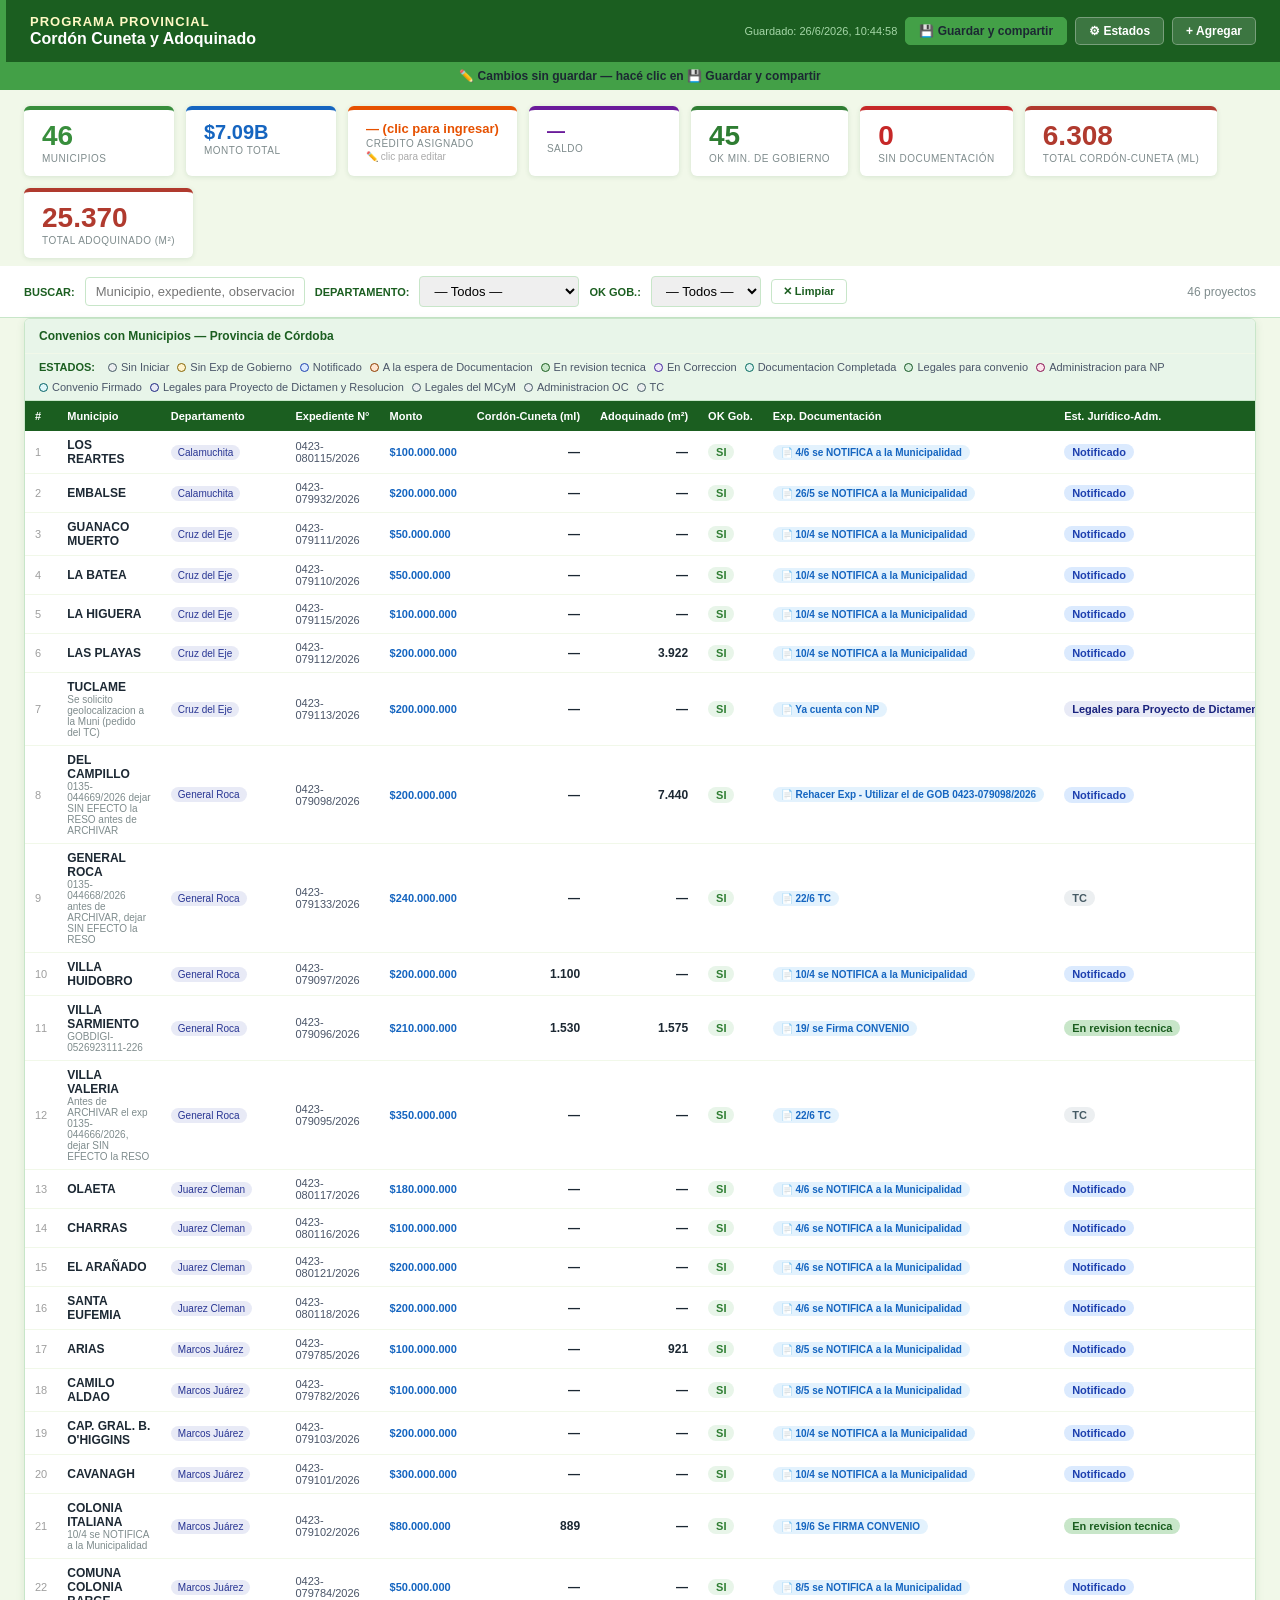
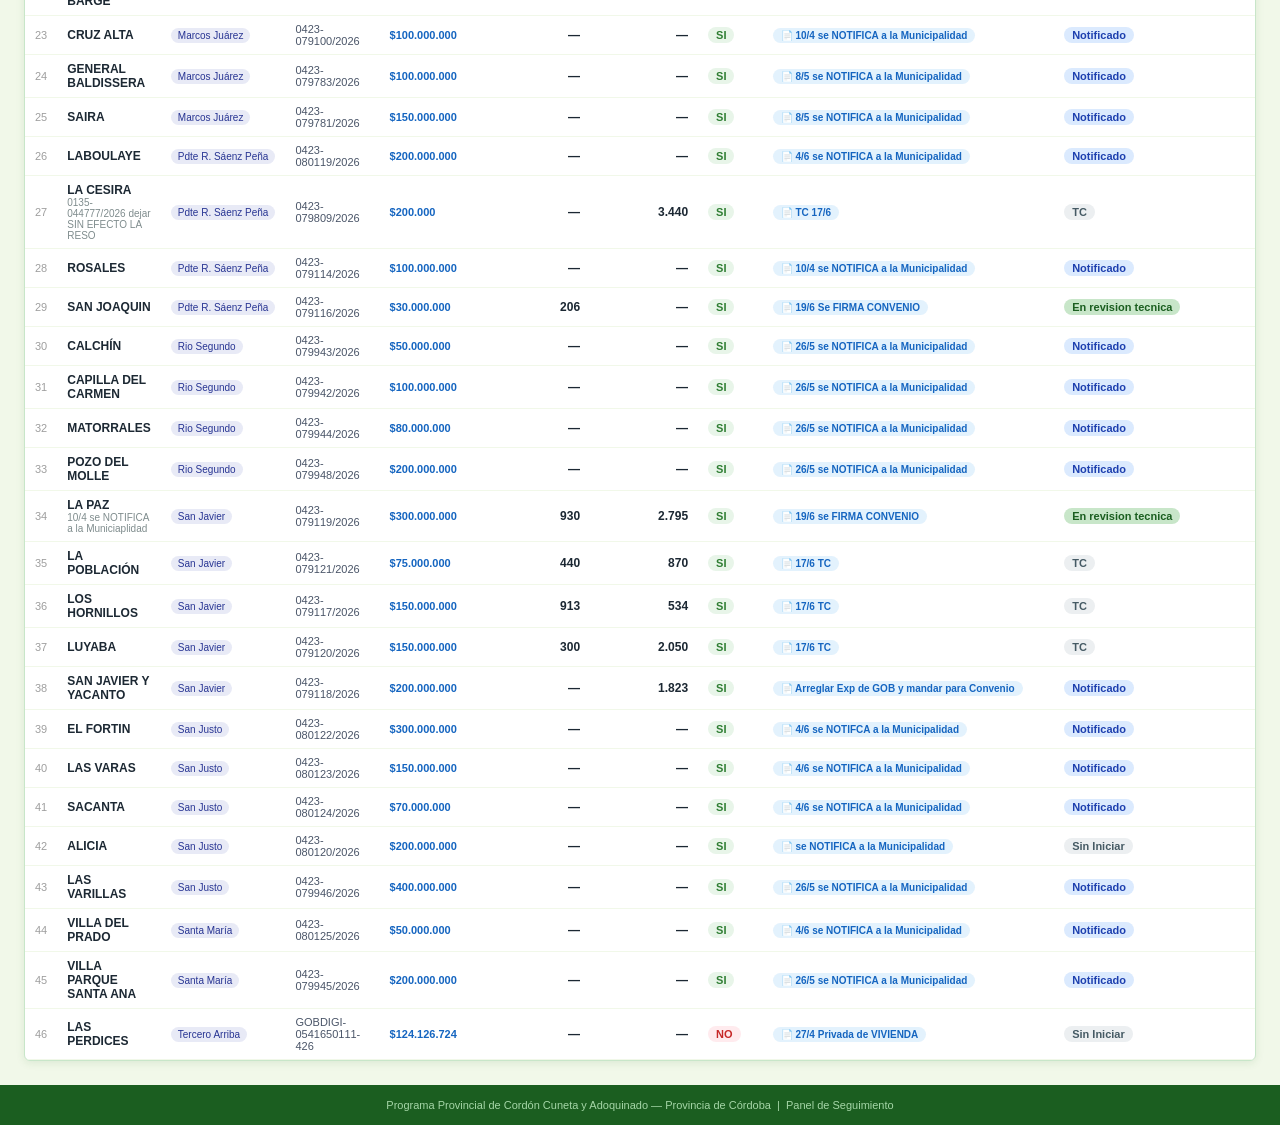
<file: context/areas/secretaria_Vivienda/Panel_Cordon_Cuneta.html>
<html lang="es"><head>
<meta charset="UTF-8">
<meta name="viewport" content="width=device-width, initial-scale=1.0">
<title>Panel — Cordón Cuneta y Adoquinado</title>
<style>
  * { box-sizing: border-box; margin: 0; padding: 0; }
  body { font-family: Calibri, 'Segoe UI', Arial, sans-serif; background: #F1F8E9; color: #1C2833; font-size: 14px; }

  .header { background: #1B5E20; color: #fff; padding: 0 24px; display: flex; align-items: center; gap: 14px; height: 62px; border-left: 6px solid #43A047; }
  .header-logo  { font-size: 13px; font-weight: 700; color: #FFF9C4; letter-spacing: 1px; line-height: 1.3; }
  .header-title { font-size: 16px; font-weight: 700; color: #fff; }
  .header-right { margin-left: auto; display: flex; align-items: center; gap: 8px; flex-shrink:0; }
  .header-ts    { font-size: 11px; color: #A5D6A7; }
  .btn-hdr { background: rgba(255,255,255,0.15); border: 1px solid rgba(255,255,255,0.3); color: #fff; padding: 6px 13px; border-radius: 5px; cursor: pointer; font-size: 12px; font-weight: 600; display:flex; align-items:center; gap:5px; white-space:nowrap; }
  .btn-hdr:hover { background: rgba(255,255,255,0.25); }
  .btn-hdr.save-btn { background: #43A047; border-color: #43A047; color: #1C2833; }
  .btn-hdr.save-btn:hover { background: #388E3C; }

  .save-hint { background: #43A047; color: #1C2833; text-align: center; padding: 7px 16px; font-size: 12px; font-weight: 700; display: none; }
  .save-hint.visible { display: block; }

  .summary { display: flex; gap: 12px; padding: 16px 24px 8px; flex-wrap: wrap; }
  .scard { background: #fff; border-radius: 6px; padding: 12px 18px; min-width: 150px; box-shadow: 0 1px 5px rgba(27,94,32,.12); border-top: 4px solid #388E3C; }
  .scard.monto { border-color: #1565C0; } .scard.ok { border-color: #2E7D32; } .scard.nodoc { border-color: #C62828; }
  .scard .num { font-size: 28px; font-weight: 700; line-height: 1; color: #388E3C; }
  .scard.monto .num { color: #1565C0; font-size: 20px; } .scard.ok .num { color: #2E7D32; } .scard.nodoc .num { color: #C62828; }

  .scard.pres   { border-color: #E65100; cursor:pointer; }
  .scard.saldo  { border-color: #6A1B9A; }
  .scard.pres  .num { color: #E65100; font-size: 18px; }
  .scard.saldo .num { color: #6A1B9A; font-size: 18px; }
  .scard-edit { font-size: 10px; color: #aaa; margin-top:2px; }
  .scard .lbl { font-size: 10px; color: #7F8C8D; margin-top: 3px; text-transform: uppercase; letter-spacing: 0.5px; }

  .filterbar { display: flex; gap: 10px; padding: 10px 24px; background: #fff; border-bottom: 1px solid #C8E6C9; align-items: center; flex-wrap: wrap; }
  .filterbar label { font-size: 11px; font-weight: 700; color: #1B5E20; text-transform: uppercase; }
  .filterbar input, .filterbar select { border: 1px solid #C8E6C9; border-radius: 4px; padding: 6px 10px; font-size: 13px; font-family: inherit; outline: none; }
  .filterbar input:focus, .filterbar select:focus { border-color: #1B5E20; }
  .filterbar input { width: 220px; }
  .filter-count { margin-left: auto; font-size: 12px; color: #7F8C8D; }
  .btn-clear { background: none; border: 1px solid #C8E6C9; color: #1B5E20; padding: 5px 11px; border-radius: 4px; cursor: pointer; font-size: 11px; font-weight: 600; }

  .panel-wrap { background: #fff; margin: 0 24px 24px; border-radius: 6px; box-shadow: 0 2px 8px rgba(27,94,32,.10); border: 1px solid #C8E6C9; overflow: hidden; }
  .panel-toolbar { display: flex; align-items: center; padding: 10px 14px; border-bottom: 1px solid #F1F8E9; background: #E8F5E9; }
  .panel-toolbar h2 { font-size: 12px; color: #1B5E20; flex: 1; font-weight: 700; }
  .legend-wrap { display: flex; flex-wrap: wrap; gap: 8px; padding: 7px 14px; background: #E8F5E9; border-bottom: 1px solid #C8E6C9; }
  .legend-item { display: flex; align-items: center; gap: 4px; font-size: 11px; color: #4A5568; }
  .legend-dot  { width: 9px; height: 9px; border-radius: 50%; flex-shrink: 0; }

  .tbl-wrap { overflow-x: auto; }
  table { width: 100%; border-collapse: collapse; font-size: 12px; }
  thead tr { background: #1B5E20; color: #fff; }
  thead th { padding: 9px 10px; text-align: left; font-weight: 600; font-size: 11px; white-space: nowrap; }
  tbody tr { border-bottom: 1px solid #F1F8E9; }
  tbody tr:hover { background: #FFF8F5; }
  tbody tr.hidden-row { display: none; }
  tbody td { padding: 7px 10px; vertical-align: middle; }

  .badge { display: inline-block; padding: 2px 8px; border-radius: 10px; font-size: 11px; font-weight: 600; white-space: nowrap; }
  .ok-si { background: #E8F5E9; color: #2E7D32; } .ok-no { background: #FFEBEE; color: #C62828; } .ok-tr { background: #FFF9C4; color: #F57F17; }
  .doc-si { background: #E3F2FD; color: #1565C0; font-size: 10px; }
  .avance-wrap { display: flex; align-items: center; gap: 6px; min-width: 80px; }
  .avance-bar  { flex: 1; height: 6px; background: #E0E0E0; border-radius: 3px; overflow: hidden; }
  .avance-fill { height: 100%; border-radius: 3px; }
  .avance-pct  { font-size: 11px; color: #7F8C8D; min-width: 26px; }
  .monto-cell { font-size: 11px; color: #1565C0; font-weight: 600; white-space: nowrap; }
  .depto-tag  { background: #E8EAF6; color: #283593; padding: 2px 7px; border-radius: 10px; font-size: 10px; white-space: nowrap; }
  .btn-icon { background: none; border: none; cursor: pointer; font-size: 13px; padding: 2px 4px; border-radius: 3px; opacity: 0.55; }
  .btn-icon:hover { opacity: 1; background: #F1F8E9; }
  .empty-state { text-align: center; padding: 44px 20px; color: #9E9E9E; font-size: 13px; }

  .modal-overlay { display: none; position: fixed; inset: 0; background: rgba(27,94,32,0.45); z-index: 100; align-items: center; justify-content: center; }
  .modal-overlay.open { display: flex; }
  .modal { background: #fff; border-radius: 8px; width: 740px; max-width: 97vw; max-height: 92vh; overflow-y: auto; box-shadow: 0 8px 30px rgba(0,0,0,0.22); }
  .modal-sm { width: 500px; }
  .modal-header { background: #1B5E20; color: #fff; padding: 14px 18px; border-radius: 8px 8px 0 0; display: flex; align-items: center; gap: 10px; position: sticky; top: 0; z-index: 1; }
  .modal-header h3 { flex: 1; font-size: 14px; }
  .modal-close { background: none; border: none; color: #A5D6A7; cursor: pointer; font-size: 20px; line-height: 1; }
  .modal-close:hover { color: #fff; }
  .modal-body { padding: 18px; }
  .modal-footer { padding: 13px 18px; border-top: 1px solid #F1F8E9; display: flex; justify-content: flex-end; gap: 10px; }
  .form-grid { display: grid; grid-template-columns: 1fr 1fr; gap: 12px; }
  .form-group { display: flex; flex-direction: column; gap: 4px; }
  .form-group.full { grid-column: 1 / -1; }
  .form-group label { font-size: 11px; font-weight: 700; color: #4A5568; text-transform: uppercase; letter-spacing: 0.4px; }
  .form-group input, .form-group select, .form-group textarea { border: 1px solid #C8E6C9; border-radius: 4px; padding: 7px 9px; font-size: 13px; font-family: inherit; outline: none; }
  .form-group input:focus, .form-group select:focus, .form-group textarea:focus { border-color: #1B5E20; }
  .sec-title { font-size: 11px; font-weight: 700; text-transform: uppercase; letter-spacing: 0.5px; color: #1B5E20; margin: 14px 0 8px; }
  .estado-grid { display: grid; grid-template-columns: 1fr 1fr 1fr; gap: 9px; }
  .estado-section { background: #E8F5E9; border: 1px solid #C8E6C9; border-radius: 6px; padding: 10px; }
  .estado-section h4 { font-size: 10px; text-transform: uppercase; letter-spacing: 0.5px; color: #1B5E20; margin-bottom: 7px; font-weight: 700; }
  .btn-cancel { background: #F1F8E9; color: #1B5E20; border: 1px solid #C8E6C9; padding: 7px 16px; border-radius: 4px; cursor: pointer; font-size: 13px; font-weight: 600; }
  .btn-save   { background: #1B5E20; color: #fff; border: none; padding: 7px 20px; border-radius: 4px; cursor: pointer; font-size: 13px; font-weight: 600; }
  .btn-save:hover { background: #388E3C; }
  .btn-danger { background: #C62828; color: #fff; border: none; padding: 7px 18px; border-radius: 4px; cursor: pointer; font-size: 13px; font-weight: 600; }

  .estado-list { display: flex; flex-direction: column; gap: 7px; }
  .estado-row { display: flex; align-items: center; gap: 9px; background: #E8F5E9; border: 1px solid #C8E6C9; border-radius: 6px; padding: 9px 11px; }
  .estado-row .swatch { width: 26px; height: 26px; border-radius: 50%; border: 2px solid rgba(0,0,0,0.12); flex-shrink: 0; cursor: pointer; }
  .estado-row input.nombre-estado { flex: 1; border: 1px solid #C8E6C9; border-radius: 4px; padding: 6px 9px; font-size: 13px; font-family: inherit; outline: none; }
  .btn-del-estado { background: none; border: none; cursor: pointer; font-size: 15px; color: #C62828; opacity: 0.6; padding: 3px; }
  .color-picker-wrap { position: relative; }
  .color-grid { display: none; position: absolute; top: 34px; left: 0; z-index: 200; background: #fff; border: 1px solid #C8E6C9; border-radius: 8px; padding: 9px; box-shadow: 0 4px 16px rgba(0,0,0,0.15); grid-template-columns: repeat(5,28px); gap: 5px; }
  .color-grid.open { display: grid; }
  .color-dot { width: 28px; height: 28px; border-radius: 50%; cursor: pointer; border: 2px solid transparent; transition: transform 0.1s; }
  .color-dot:hover { transform: scale(1.15); } .color-dot.selected { border-color: #1B5E20; }
  .add-estado-row { display: flex; align-items: center; gap: 9px; padding: 10px; background: #F1F8E9; border: 2px dashed #C8E6C9; border-radius: 6px; margin-top: 6px; }
  .add-estado-row input { flex: 1; border: 1px solid #C8E6C9; border-radius: 4px; padding: 6px 9px; font-size: 13px; font-family: inherit; outline: none; }
  .btn-add-estado { background: #1B5E20; color: #fff; border: none; padding: 6px 13px; border-radius: 4px; cursor: pointer; font-size: 12px; font-weight: 600; white-space: nowrap; }
  .confirm-overlay { display: none; position: fixed; inset: 0; background: rgba(27,94,32,0.45); z-index: 200; align-items: center; justify-content: center; }
  .confirm-overlay.open { display: flex; }
  .confirm-box { background: #fff; border-radius: 8px; padding: 26px 30px; max-width: 370px; text-align: center; box-shadow: 0 8px 30px rgba(0,0,0,0.2); }
  .confirm-box p { margin-bottom: 18px; color: #4A5568; font-size: 14px; }
  footer { text-align: center; padding: 14px; color: #A5D6A7; font-size: 11px; background: #1B5E20; }
</style>
</head>
<body>

<div class="header">
  <div>
    <div class="header-logo">PROGRAMA PROVINCIAL</div>
    <div class="header-title">Cordón Cuneta y Adoquinado</div>
  </div>
  <div class="header-right">
    <span class="header-ts" id="last-update">Guardado: 26/6/2026, 10:25:23</span>
    <button class="btn-hdr save-btn" onclick="guardarArchivo()">💾 Guardar y compartir</button>
    <button class="btn-hdr" onclick="openEstadosModal()">⚙ Estados</button>
    <button class="btn-hdr" onclick="openModal(null)">+ Agregar</button>
  </div>
</div>
<div class="save-hint visible" id="save-hint">✏️ Cambios sin guardar — hacé clic en <strong>💾 Guardar y compartir</strong></div>

<div class="summary">
  <div class="scard"><div class="num" id="cnt-total">46</div><div class="lbl">Municipios</div></div>
  <div class="scard monto"><div class="num" id="cnt-monto">$7.09B</div><div class="lbl">Monto Total</div></div>
  <div class="scard pres" onclick="editPresupuesto()" title="Clic para editar el crédito asignado">
    <div class="num" id="cnt-pres" style="font-size: 13px;">— (clic para ingresar)</div>
    <div class="lbl">Crédito Asignado</div>
    <div class="scard-edit">✏️ clic para editar</div>
  </div>
  <div class="scard saldo"><div class="num" id="cnt-saldo">—</div><div class="lbl">Saldo</div></div>
  <div class="scard ok"><div class="num" id="cnt-ok">45</div><div class="lbl">OK Min. de Gobierno</div></div>
  <div class="scard nodoc"><div class="num" id="cnt-nodoc">0</div><div class="lbl">Sin Documentación</div></div>
  <div class="scard" style="border-color:#B03A2E;">
    <div class="num" id="cnt-cc-ml" style="color:#B03A2E;">6.308</div>
    <div class="lbl">Total Cordón-Cuneta (ml)</div>
  </div>
  <div class="scard" style="border-color:#B03A2E;">
    <div class="num" id="cnt-ad-m2" style="color:#B03A2E;">25.370</div>
    <div class="lbl">Total Adoquinado (m²)</div>
  </div>
</div>

<div class="filterbar">
  <label>Buscar:</label>
  <input type="text" id="search-input" placeholder="Municipio, expediente, observaciones..." oninput="applyFilters()">
  <label>Departamento:</label>
  <select id="depto-filter" onchange="applyFilters()">
    <option value="">— Todos —</option>
    <option>Calamuchita</option><option>Cruz del Eje</option><option>General Roca</option>
    <option>Juarez Cleman</option><option>Marcos Juárez</option><option>Pdte R. Sáenz Peña</option>
    <option>Rio Segundo</option><option>San Javier</option><option>San Justo</option>
    <option>Santa María</option><option>Tercero Arriba</option>
  </select>
  <label>OK Gob.:</label>
  <select id="ok-filter" onchange="applyFilters()">
    <option value="">— Todos —</option>
    <option value="SI">SI</option><option value="NO">NO</option>
  </select>
  <button class="btn-clear" onclick="clearFilters()">✕ Limpiar</button>
  <span class="filter-count" id="filter-count">46 proyectos</span>
</div>

<div class="panel-wrap">
  <div class="panel-toolbar"><h2>Convenios con Municipios — Provincia de Córdoba</h2></div>
  <div class="legend-wrap" id="legend-main"><span style="font-size:11px;font-weight:700;color:#1B5E20;margin-right:5px;">ESTADOS:</span><span class="legend-item"><span class="legend-dot" style="background:#ECEFF1;border:1px solid #455A64;"></span>Sin Iniciar</span><span class="legend-item"><span class="legend-dot" style="background:#FFF3CD;border:1px solid #856404;"></span>Sin Exp de Gobierno</span><span class="legend-item"><span class="legend-dot" style="background:#DBEAFE;border:1px solid #1E40AF;"></span>Notificado</span><span class="legend-item"><span class="legend-dot" style="background:#FFE5D0;border:1px solid #8B3A00;"></span>A la espera de Documentacion</span><span class="legend-item"><span class="legend-dot" style="background:#C8E6C9;border:1px solid #1B5E20;"></span>En revision tecnica</span><span class="legend-item"><span class="legend-dot" style="background:#EDE7F6;border:1px solid #4527A0;"></span>En Correccion</span><span class="legend-item"><span class="legend-dot" style="background:#E0F2F1;border:1px solid #00695C;"></span>Documentacion Completada</span><span class="legend-item"><span class="legend-dot" style="background:#D4EDDA;border:1px solid #155724;"></span>Legales para convenio</span><span class="legend-item"><span class="legend-dot" style="background:#FCE4EC;border:1px solid #880E4F;"></span>Administracion para NP</span><span class="legend-item"><span class="legend-dot" style="background:#E0F7FA;border:1px solid #006064;"></span>Convenio Firmado</span><span class="legend-item"><span class="legend-dot" style="background:#E8EAF6;border:1px solid #1A237E;"></span>Legales para  Proyecto de Dictamen y Resolucion</span><span class="legend-item"><span class="legend-dot" style="background:#ECEFF1;border:1px solid #455A64;"></span>Legales del MCyM</span><span class="legend-item"><span class="legend-dot" style="background:#ECEFF1;border:1px solid #455A64;"></span>Administracion OC</span><span class="legend-item"><span class="legend-dot" style="background:#ECEFF1;border:1px solid #455A64;"></span>TC</span></div>
  <div class="tbl-wrap">
    <table>
      <thead><tr>
        <th>#</th><th>Municipio</th><th>Departamento</th><th>Expediente N°</th>
        <th>Monto</th><th style="white-space:nowrap;">Cordón-Cuneta (ml)</th><th style="white-space:nowrap;">Adoquinado (m²)</th>
        <th>OK Gob.</th><th>Exp. Documentación</th>
        <th>Est. Jurídico-Adm.</th><th>Est. Técnico</th><th>Est. Presup./Fin.</th>
        <th>Avance</th><th></th>
      </tr></thead>
      <tbody id="tbody-main"><tr id="tr-1">
      <td style="color:#9E9E9E;font-size:11px;">1</td>
      <td style="font-weight:700;font-size:12px;">LOS REARTES</td>
      <td><span class="depto-tag">Calamuchita</span></td>
      <td style="font-size:11px;color:#4A5568;">0423-080115/2026</td>
      <td class="monto-cell">$100.000.000</td>
      <td style="font-size:12px;font-weight:600;text-align:right;">—</td>
      <td style="font-size:12px;font-weight:600;text-align:right;">—</td>
      <td><span class="badge ok-si">SI</span></td>
      <td style="font-size:10px;"><span class="badge doc-si">📄 4/6 se NOTIFICA  a la Municipalidad</span></td>
      <td><span class="badge" style="background:#DBEAFE;color:#1E40AF;">Notificado</span></td>
      <td><span class="badge" style="background:#FFE5D0;color:#8B3A00;">A la espera de Documentacion</span></td>
      <td><span class="badge" style="background:#ECEFF1;color:#455A64;">Sin Iniciar</span></td>
      <td><div class="avance-wrap"><div class="avance-bar"><div class="avance-fill" style="width:13%;background:#F39C12;"></div></div><span class="avance-pct">13%</span></div></td>
      <td style="white-space:nowrap;">
        <button class="btn-icon" onclick="openModal(1)" title="Editar">✏️</button>
        <button class="btn-icon" onclick="askDelete(1)" title="Eliminar">🗑️</button>
      </td>
    </tr><tr id="tr-2">
      <td style="color:#9E9E9E;font-size:11px;">2</td>
      <td style="font-weight:700;font-size:12px;">EMBALSE</td>
      <td><span class="depto-tag">Calamuchita</span></td>
      <td style="font-size:11px;color:#4A5568;">0423-079932/2026</td>
      <td class="monto-cell">$200.000.000</td>
      <td style="font-size:12px;font-weight:600;text-align:right;">—</td>
      <td style="font-size:12px;font-weight:600;text-align:right;">—</td>
      <td><span class="badge ok-si">SI</span></td>
      <td style="font-size:10px;"><span class="badge doc-si">📄 26/5 se NOTIFICA a la Municipalidad</span></td>
      <td><span class="badge" style="background:#DBEAFE;color:#1E40AF;">Notificado</span></td>
      <td><span class="badge" style="background:#EDE7F6;color:#4527A0;">En Correccion</span></td>
      <td><span class="badge" style="background:#ECEFF1;color:#455A64;">Sin Iniciar</span></td>
      <td><div class="avance-wrap"><div class="avance-bar"><div class="avance-fill" style="width:18%;background:#F39C12;"></div></div><span class="avance-pct">18%</span></div></td>
      <td style="white-space:nowrap;">
        <button class="btn-icon" onclick="openModal(2)" title="Editar">✏️</button>
        <button class="btn-icon" onclick="askDelete(2)" title="Eliminar">🗑️</button>
      </td>
    </tr><tr id="tr-3">
      <td style="color:#9E9E9E;font-size:11px;">3</td>
      <td style="font-weight:700;font-size:12px;">GUANACO MUERTO</td>
      <td><span class="depto-tag">Cruz del Eje</span></td>
      <td style="font-size:11px;color:#4A5568;">0423-079111/2026</td>
      <td class="monto-cell">$50.000.000</td>
      <td style="font-size:12px;font-weight:600;text-align:right;">—</td>
      <td style="font-size:12px;font-weight:600;text-align:right;">—</td>
      <td><span class="badge ok-si">SI</span></td>
      <td style="font-size:10px;"><span class="badge doc-si">📄 10/4 se NOTIFICA a la Municipalidad</span></td>
      <td><span class="badge" style="background:#DBEAFE;color:#1E40AF;">Notificado</span></td>
      <td><span class="badge" style="background:#FFE5D0;color:#8B3A00;">A la espera de Documentacion</span></td>
      <td><span class="badge" style="background:#ECEFF1;color:#455A64;">Sin Iniciar</span></td>
      <td><div class="avance-wrap"><div class="avance-bar"><div class="avance-fill" style="width:13%;background:#F39C12;"></div></div><span class="avance-pct">13%</span></div></td>
      <td style="white-space:nowrap;">
        <button class="btn-icon" onclick="openModal(3)" title="Editar">✏️</button>
        <button class="btn-icon" onclick="askDelete(3)" title="Eliminar">🗑️</button>
      </td>
    </tr><tr id="tr-4">
      <td style="color:#9E9E9E;font-size:11px;">4</td>
      <td style="font-weight:700;font-size:12px;">LA BATEA</td>
      <td><span class="depto-tag">Cruz del Eje</span></td>
      <td style="font-size:11px;color:#4A5568;">0423-079110/2026</td>
      <td class="monto-cell">$50.000.000</td>
      <td style="font-size:12px;font-weight:600;text-align:right;">—</td>
      <td style="font-size:12px;font-weight:600;text-align:right;">—</td>
      <td><span class="badge ok-si">SI</span></td>
      <td style="font-size:10px;"><span class="badge doc-si">📄 10/4 se NOTIFICA a la Municipalidad</span></td>
      <td><span class="badge" style="background:#DBEAFE;color:#1E40AF;">Notificado</span></td>
      <td><span class="badge" style="background:#C8E6C9;color:#1B5E20;">En revision tecnica</span></td>
      <td><span class="badge" style="background:#ECEFF1;color:#455A64;">Sin Iniciar</span></td>
      <td><div class="avance-wrap"><div class="avance-bar"><div class="avance-fill" style="width:15%;background:#F39C12;"></div></div><span class="avance-pct">15%</span></div></td>
      <td style="white-space:nowrap;">
        <button class="btn-icon" onclick="openModal(4)" title="Editar">✏️</button>
        <button class="btn-icon" onclick="askDelete(4)" title="Eliminar">🗑️</button>
      </td>
    </tr><tr id="tr-5">
      <td style="color:#9E9E9E;font-size:11px;">5</td>
      <td style="font-weight:700;font-size:12px;">LA HIGUERA</td>
      <td><span class="depto-tag">Cruz del Eje</span></td>
      <td style="font-size:11px;color:#4A5568;">0423-079115/2026</td>
      <td class="monto-cell">$100.000.000</td>
      <td style="font-size:12px;font-weight:600;text-align:right;">—</td>
      <td style="font-size:12px;font-weight:600;text-align:right;">—</td>
      <td><span class="badge ok-si">SI</span></td>
      <td style="font-size:10px;"><span class="badge doc-si">📄 10/4 se NOTIFICA a la Municipalidad</span></td>
      <td><span class="badge" style="background:#DBEAFE;color:#1E40AF;">Notificado</span></td>
      <td><span class="badge" style="background:#C8E6C9;color:#1B5E20;">En revision tecnica</span></td>
      <td><span class="badge" style="background:#ECEFF1;color:#455A64;">Sin Iniciar</span></td>
      <td><div class="avance-wrap"><div class="avance-bar"><div class="avance-fill" style="width:15%;background:#F39C12;"></div></div><span class="avance-pct">15%</span></div></td>
      <td style="white-space:nowrap;">
        <button class="btn-icon" onclick="openModal(5)" title="Editar">✏️</button>
        <button class="btn-icon" onclick="askDelete(5)" title="Eliminar">🗑️</button>
      </td>
    </tr><tr id="tr-6">
      <td style="color:#9E9E9E;font-size:11px;">6</td>
      <td style="font-weight:700;font-size:12px;">LAS PLAYAS</td>
      <td><span class="depto-tag">Cruz del Eje</span></td>
      <td style="font-size:11px;color:#4A5568;">0423-079112/2026</td>
      <td class="monto-cell">$200.000.000</td>
      <td style="font-size:12px;font-weight:600;text-align:right;">—</td>
      <td style="font-size:12px;font-weight:600;text-align:right;">3.922</td>
      <td><span class="badge ok-si">SI</span></td>
      <td style="font-size:10px;"><span class="badge doc-si">📄 10/4 se NOTIFICA a la Municipalidad</span></td>
      <td><span class="badge" style="background:#DBEAFE;color:#1E40AF;">Notificado</span></td>
      <td><span class="badge" style="background:#EDE7F6;color:#4527A0;">En Correccion</span></td>
      <td><span class="badge" style="background:#ECEFF1;color:#455A64;">Sin Iniciar</span></td>
      <td><div class="avance-wrap"><div class="avance-bar"><div class="avance-fill" style="width:18%;background:#F39C12;"></div></div><span class="avance-pct">18%</span></div></td>
      <td style="white-space:nowrap;">
        <button class="btn-icon" onclick="openModal(6)" title="Editar">✏️</button>
        <button class="btn-icon" onclick="askDelete(6)" title="Eliminar">🗑️</button>
      </td>
    </tr><tr id="tr-7">
      <td style="color:#9E9E9E;font-size:11px;">7</td>
      <td style="font-weight:700;font-size:12px;">TUCLAME<br><span style="font-size:10px;color:#7F8C8D;font-weight:400;">Se solicito geolocalizacion a la Muni (pedido del TC)</span></td>
      <td><span class="depto-tag">Cruz del Eje</span></td>
      <td style="font-size:11px;color:#4A5568;">0423-079113/2026</td>
      <td class="monto-cell">$200.000.000</td>
      <td style="font-size:12px;font-weight:600;text-align:right;">—</td>
      <td style="font-size:12px;font-weight:600;text-align:right;">—</td>
      <td><span class="badge ok-si">SI</span></td>
      <td style="font-size:10px;"><span class="badge doc-si">📄 Ya cuenta con NP</span></td>
      <td><span class="badge" style="background:#E8EAF6;color:#1A237E;">Legales para  Proyecto de Dictamen y Resolucion</span></td>
      <td><span class="badge" style="background:#E0F2F1;color:#00695C;">Documentacion Completada</span></td>
      <td><span class="badge" style="background:#FCE4EC;color:#880E4F;">Administracion para NP</span></td>
      <td><div class="avance-wrap"><div class="avance-bar"><div class="avance-fill" style="width:62%;background:#2196F3;"></div></div><span class="avance-pct">62%</span></div></td>
      <td style="white-space:nowrap;">
        <button class="btn-icon" onclick="openModal(7)" title="Editar">✏️</button>
        <button class="btn-icon" onclick="askDelete(7)" title="Eliminar">🗑️</button>
      </td>
    </tr><tr id="tr-8">
      <td style="color:#9E9E9E;font-size:11px;">8</td>
      <td style="font-weight:700;font-size:12px;">DEL CAMPILLO<br><span style="font-size:10px;color:#7F8C8D;font-weight:400;">0135-044669/2026 dejar SIN EFECTO la RESO antes de ARCHIVAR</span></td>
      <td><span class="depto-tag">General Roca</span></td>
      <td style="font-size:11px;color:#4A5568;">0423-079098/2026</td>
      <td class="monto-cell">$200.000.000</td>
      <td style="font-size:12px;font-weight:600;text-align:right;">—</td>
      <td style="font-size:12px;font-weight:600;text-align:right;">7.440</td>
      <td><span class="badge ok-si">SI</span></td>
      <td style="font-size:10px;"><span class="badge doc-si">📄 Rehacer Exp - Utilizar el de GOB 0423-079098/2026</span></td>
      <td><span class="badge" style="background:#DBEAFE;color:#1E40AF;">Notificado</span></td>
      <td><span class="badge" style="background:#EDE7F6;color:#4527A0;">En Correccion</span></td>
      <td><span class="badge" style="background:#FCE4EC;color:#880E4F;">Administracion para NP</span></td>
      <td><div class="avance-wrap"><div class="avance-bar"><div class="avance-fill" style="width:38%;background:#F39C12;"></div></div><span class="avance-pct">38%</span></div></td>
      <td style="white-space:nowrap;">
        <button class="btn-icon" onclick="openModal(8)" title="Editar">✏️</button>
        <button class="btn-icon" onclick="askDelete(8)" title="Eliminar">🗑️</button>
      </td>
    </tr><tr id="tr-9">
      <td style="color:#9E9E9E;font-size:11px;">9</td>
      <td style="font-weight:700;font-size:12px;">GENERAL ROCA<br><span style="font-size:10px;color:#7F8C8D;font-weight:400;">0135-044668/2026 antes de ARCHIVAR, dejar SIN EFECTO la RESO</span></td>
      <td><span class="depto-tag">General Roca</span></td>
      <td style="font-size:11px;color:#4A5568;">0423-079133/2026</td>
      <td class="monto-cell">$240.000.000</td>
      <td style="font-size:12px;font-weight:600;text-align:right;">—</td>
      <td style="font-size:12px;font-weight:600;text-align:right;">—</td>
      <td><span class="badge ok-si">SI</span></td>
      <td style="font-size:10px;"><span class="badge doc-si">📄 22/6 TC</span></td>
      <td><span class="badge" style="background:#ECEFF1;color:#455A64;">TC</span></td>
      <td><span class="badge" style="background:#E0F2F1;color:#00695C;">Documentacion Completada</span></td>
      <td><span class="badge" style="background:#ECEFF1;color:#455A64;">TC</span></td>
      <td><div class="avance-wrap"><div class="avance-bar"><div class="avance-fill" style="width:82%;background:#27AE60;"></div></div><span class="avance-pct">82%</span></div></td>
      <td style="white-space:nowrap;">
        <button class="btn-icon" onclick="openModal(9)" title="Editar">✏️</button>
        <button class="btn-icon" onclick="askDelete(9)" title="Eliminar">🗑️</button>
      </td>
    </tr><tr id="tr-10">
      <td style="color:#9E9E9E;font-size:11px;">10</td>
      <td style="font-weight:700;font-size:12px;">VILLA HUIDOBRO</td>
      <td><span class="depto-tag">General Roca</span></td>
      <td style="font-size:11px;color:#4A5568;">0423-079097/2026</td>
      <td class="monto-cell">$200.000.000</td>
      <td style="font-size:12px;font-weight:600;text-align:right;">1.100</td>
      <td style="font-size:12px;font-weight:600;text-align:right;">—</td>
      <td><span class="badge ok-si">SI</span></td>
      <td style="font-size:10px;"><span class="badge doc-si">📄 10/4 se NOTIFICA a la Municipalidad</span></td>
      <td><span class="badge" style="background:#DBEAFE;color:#1E40AF;">Notificado</span></td>
      <td><span class="badge" style="background:#EDE7F6;color:#4527A0;">En Correccion</span></td>
      <td><span class="badge" style="background:#ECEFF1;color:#455A64;">Sin Iniciar</span></td>
      <td><div class="avance-wrap"><div class="avance-bar"><div class="avance-fill" style="width:18%;background:#F39C12;"></div></div><span class="avance-pct">18%</span></div></td>
      <td style="white-space:nowrap;">
        <button class="btn-icon" onclick="openModal(10)" title="Editar">✏️</button>
        <button class="btn-icon" onclick="askDelete(10)" title="Eliminar">🗑️</button>
      </td>
    </tr><tr id="tr-11">
      <td style="color:#9E9E9E;font-size:11px;">11</td>
      <td style="font-weight:700;font-size:12px;">VILLA SARMIENTO<br><span style="font-size:10px;color:#7F8C8D;font-weight:400;">GOBDIGI-0526923111-226</span></td>
      <td><span class="depto-tag">General Roca</span></td>
      <td style="font-size:11px;color:#4A5568;">0423-079096/2026</td>
      <td class="monto-cell">$210.000.000</td>
      <td style="font-size:12px;font-weight:600;text-align:right;">1.530</td>
      <td style="font-size:12px;font-weight:600;text-align:right;">1.575</td>
      <td><span class="badge ok-si">SI</span></td>
      <td style="font-size:10px;"><span class="badge doc-si">📄 19/ se Firma CONVENIO</span></td>
      <td><span class="badge" style="background:#C8E6C9;color:#1B5E20;">En revision tecnica</span></td>
      <td><span class="badge" style="background:#EDE7F6;color:#4527A0;">En Correccion</span></td>
      <td><span class="badge" style="background:#ECEFF1;color:#455A64;">Sin Iniciar</span></td>
      <td><div class="avance-wrap"><div class="avance-bar"><div class="avance-fill" style="width:23%;background:#F39C12;"></div></div><span class="avance-pct">23%</span></div></td>
      <td style="white-space:nowrap;">
        <button class="btn-icon" onclick="openModal(11)" title="Editar">✏️</button>
        <button class="btn-icon" onclick="askDelete(11)" title="Eliminar">🗑️</button>
      </td>
    </tr><tr id="tr-12">
      <td style="color:#9E9E9E;font-size:11px;">12</td>
      <td style="font-weight:700;font-size:12px;">VILLA VALERIA<br><span style="font-size:10px;color:#7F8C8D;font-weight:400;">Antes de ARCHIVAR el exp 0135-044666/2026, dejar SIN EFECTO la RESO</span></td>
      <td><span class="depto-tag">General Roca</span></td>
      <td style="font-size:11px;color:#4A5568;">0423-079095/2026</td>
      <td class="monto-cell">$350.000.000</td>
      <td style="font-size:12px;font-weight:600;text-align:right;">—</td>
      <td style="font-size:12px;font-weight:600;text-align:right;">—</td>
      <td><span class="badge ok-si">SI</span></td>
      <td style="font-size:10px;"><span class="badge doc-si">📄 22/6 TC</span></td>
      <td><span class="badge" style="background:#ECEFF1;color:#455A64;">TC</span></td>
      <td><span class="badge" style="background:#E0F2F1;color:#00695C;">Documentacion Completada</span></td>
      <td><span class="badge" style="background:#ECEFF1;color:#455A64;">TC</span></td>
      <td><div class="avance-wrap"><div class="avance-bar"><div class="avance-fill" style="width:82%;background:#27AE60;"></div></div><span class="avance-pct">82%</span></div></td>
      <td style="white-space:nowrap;">
        <button class="btn-icon" onclick="openModal(12)" title="Editar">✏️</button>
        <button class="btn-icon" onclick="askDelete(12)" title="Eliminar">🗑️</button>
      </td>
    </tr><tr id="tr-13">
      <td style="color:#9E9E9E;font-size:11px;">13</td>
      <td style="font-weight:700;font-size:12px;">OLAETA</td>
      <td><span class="depto-tag">Juarez Cleman</span></td>
      <td style="font-size:11px;color:#4A5568;">0423-080117/2026</td>
      <td class="monto-cell">$180.000.000</td>
      <td style="font-size:12px;font-weight:600;text-align:right;">—</td>
      <td style="font-size:12px;font-weight:600;text-align:right;">—</td>
      <td><span class="badge ok-si">SI</span></td>
      <td style="font-size:10px;"><span class="badge doc-si">📄 4/6 se NOTIFICA a la Municipalidad</span></td>
      <td><span class="badge" style="background:#DBEAFE;color:#1E40AF;">Notificado</span></td>
      <td><span class="badge" style="background:#FFE5D0;color:#8B3A00;">A la espera de Documentacion</span></td>
      <td><span class="badge" style="background:#ECEFF1;color:#455A64;">Sin Iniciar</span></td>
      <td><div class="avance-wrap"><div class="avance-bar"><div class="avance-fill" style="width:13%;background:#F39C12;"></div></div><span class="avance-pct">13%</span></div></td>
      <td style="white-space:nowrap;">
        <button class="btn-icon" onclick="openModal(13)" title="Editar">✏️</button>
        <button class="btn-icon" onclick="askDelete(13)" title="Eliminar">🗑️</button>
      </td>
    </tr><tr id="tr-14">
      <td style="color:#9E9E9E;font-size:11px;">14</td>
      <td style="font-weight:700;font-size:12px;">CHARRAS</td>
      <td><span class="depto-tag">Juarez Cleman</span></td>
      <td style="font-size:11px;color:#4A5568;">0423-080116/2026</td>
      <td class="monto-cell">$100.000.000</td>
      <td style="font-size:12px;font-weight:600;text-align:right;">—</td>
      <td style="font-size:12px;font-weight:600;text-align:right;">—</td>
      <td><span class="badge ok-si">SI</span></td>
      <td style="font-size:10px;"><span class="badge doc-si">📄 4/6 se NOTIFICA a la Municipalidad</span></td>
      <td><span class="badge" style="background:#DBEAFE;color:#1E40AF;">Notificado</span></td>
      <td><span class="badge" style="background:#EDE7F6;color:#4527A0;">En Correccion</span></td>
      <td><span class="badge" style="background:#ECEFF1;color:#455A64;">Sin Iniciar</span></td>
      <td><div class="avance-wrap"><div class="avance-bar"><div class="avance-fill" style="width:18%;background:#F39C12;"></div></div><span class="avance-pct">18%</span></div></td>
      <td style="white-space:nowrap;">
        <button class="btn-icon" onclick="openModal(14)" title="Editar">✏️</button>
        <button class="btn-icon" onclick="askDelete(14)" title="Eliminar">🗑️</button>
      </td>
    </tr><tr id="tr-15">
      <td style="color:#9E9E9E;font-size:11px;">15</td>
      <td style="font-weight:700;font-size:12px;">EL ARAÑADO</td>
      <td><span class="depto-tag">Juarez Cleman</span></td>
      <td style="font-size:11px;color:#4A5568;">0423-080121/2026</td>
      <td class="monto-cell">$200.000.000</td>
      <td style="font-size:12px;font-weight:600;text-align:right;">—</td>
      <td style="font-size:12px;font-weight:600;text-align:right;">—</td>
      <td><span class="badge ok-si">SI</span></td>
      <td style="font-size:10px;"><span class="badge doc-si">📄 4/6 se NOTIFICA a la Municipalidad</span></td>
      <td><span class="badge" style="background:#DBEAFE;color:#1E40AF;">Notificado</span></td>
      <td><span class="badge" style="background:#FFE5D0;color:#8B3A00;">A la espera de Documentacion</span></td>
      <td><span class="badge" style="background:#ECEFF1;color:#455A64;">Sin Iniciar</span></td>
      <td><div class="avance-wrap"><div class="avance-bar"><div class="avance-fill" style="width:13%;background:#F39C12;"></div></div><span class="avance-pct">13%</span></div></td>
      <td style="white-space:nowrap;">
        <button class="btn-icon" onclick="openModal(15)" title="Editar">✏️</button>
        <button class="btn-icon" onclick="askDelete(15)" title="Eliminar">🗑️</button>
      </td>
    </tr><tr id="tr-16">
      <td style="color:#9E9E9E;font-size:11px;">16</td>
      <td style="font-weight:700;font-size:12px;">SANTA EUFEMIA</td>
      <td><span class="depto-tag">Juarez Cleman</span></td>
      <td style="font-size:11px;color:#4A5568;">0423-080118/2026</td>
      <td class="monto-cell">$200.000.000</td>
      <td style="font-size:12px;font-weight:600;text-align:right;">—</td>
      <td style="font-size:12px;font-weight:600;text-align:right;">—</td>
      <td><span class="badge ok-si">SI</span></td>
      <td style="font-size:10px;"><span class="badge doc-si">📄 4/6 se NOTIFICA a la Municipalidad</span></td>
      <td><span class="badge" style="background:#DBEAFE;color:#1E40AF;">Notificado</span></td>
      <td><span class="badge" style="background:#FFE5D0;color:#8B3A00;">A la espera de Documentacion</span></td>
      <td><span class="badge" style="background:#ECEFF1;color:#455A64;">Sin Iniciar</span></td>
      <td><div class="avance-wrap"><div class="avance-bar"><div class="avance-fill" style="width:13%;background:#F39C12;"></div></div><span class="avance-pct">13%</span></div></td>
      <td style="white-space:nowrap;">
        <button class="btn-icon" onclick="openModal(16)" title="Editar">✏️</button>
        <button class="btn-icon" onclick="askDelete(16)" title="Eliminar">🗑️</button>
      </td>
    </tr><tr id="tr-17">
      <td style="color:#9E9E9E;font-size:11px;">17</td>
      <td style="font-weight:700;font-size:12px;">ARIAS</td>
      <td><span class="depto-tag">Marcos Juárez</span></td>
      <td style="font-size:11px;color:#4A5568;">0423-079785/2026</td>
      <td class="monto-cell">$100.000.000</td>
      <td style="font-size:12px;font-weight:600;text-align:right;">—</td>
      <td style="font-size:12px;font-weight:600;text-align:right;">921</td>
      <td><span class="badge ok-si">SI</span></td>
      <td style="font-size:10px;"><span class="badge doc-si">📄 8/5 se NOTIFICA a la Municipalidad</span></td>
      <td><span class="badge" style="background:#DBEAFE;color:#1E40AF;">Notificado</span></td>
      <td><span class="badge" style="background:#C8E6C9;color:#1B5E20;">En revision tecnica</span></td>
      <td><span class="badge" style="background:#ECEFF1;color:#455A64;">Sin Iniciar</span></td>
      <td><div class="avance-wrap"><div class="avance-bar"><div class="avance-fill" style="width:15%;background:#F39C12;"></div></div><span class="avance-pct">15%</span></div></td>
      <td style="white-space:nowrap;">
        <button class="btn-icon" onclick="openModal(17)" title="Editar">✏️</button>
        <button class="btn-icon" onclick="askDelete(17)" title="Eliminar">🗑️</button>
      </td>
    </tr><tr id="tr-18">
      <td style="color:#9E9E9E;font-size:11px;">18</td>
      <td style="font-weight:700;font-size:12px;">CAMILO ALDAO</td>
      <td><span class="depto-tag">Marcos Juárez</span></td>
      <td style="font-size:11px;color:#4A5568;">0423-079782/2026</td>
      <td class="monto-cell">$100.000.000</td>
      <td style="font-size:12px;font-weight:600;text-align:right;">—</td>
      <td style="font-size:12px;font-weight:600;text-align:right;">—</td>
      <td><span class="badge ok-si">SI</span></td>
      <td style="font-size:10px;"><span class="badge doc-si">📄 8/5 se NOTIFICA a la Municipalidad</span></td>
      <td><span class="badge" style="background:#DBEAFE;color:#1E40AF;">Notificado</span></td>
      <td><span class="badge" style="background:#C8E6C9;color:#1B5E20;">En revision tecnica</span></td>
      <td><span class="badge" style="background:#ECEFF1;color:#455A64;">Sin Iniciar</span></td>
      <td><div class="avance-wrap"><div class="avance-bar"><div class="avance-fill" style="width:15%;background:#F39C12;"></div></div><span class="avance-pct">15%</span></div></td>
      <td style="white-space:nowrap;">
        <button class="btn-icon" onclick="openModal(18)" title="Editar">✏️</button>
        <button class="btn-icon" onclick="askDelete(18)" title="Eliminar">🗑️</button>
      </td>
    </tr><tr id="tr-19">
      <td style="color:#9E9E9E;font-size:11px;">19</td>
      <td style="font-weight:700;font-size:12px;">CAP. GRAL. B. O'HIGGINS</td>
      <td><span class="depto-tag">Marcos Juárez</span></td>
      <td style="font-size:11px;color:#4A5568;">0423-079103/2026</td>
      <td class="monto-cell">$200.000.000</td>
      <td style="font-size:12px;font-weight:600;text-align:right;">—</td>
      <td style="font-size:12px;font-weight:600;text-align:right;">—</td>
      <td><span class="badge ok-si">SI</span></td>
      <td style="font-size:10px;"><span class="badge doc-si">📄 10/4 se NOTIFICA a la Municipalidad</span></td>
      <td><span class="badge" style="background:#DBEAFE;color:#1E40AF;">Notificado</span></td>
      <td><span class="badge" style="background:#FFE5D0;color:#8B3A00;">A la espera de Documentacion</span></td>
      <td><span class="badge" style="background:#ECEFF1;color:#455A64;">Sin Iniciar</span></td>
      <td><div class="avance-wrap"><div class="avance-bar"><div class="avance-fill" style="width:13%;background:#F39C12;"></div></div><span class="avance-pct">13%</span></div></td>
      <td style="white-space:nowrap;">
        <button class="btn-icon" onclick="openModal(19)" title="Editar">✏️</button>
        <button class="btn-icon" onclick="askDelete(19)" title="Eliminar">🗑️</button>
      </td>
    </tr><tr id="tr-20">
      <td style="color:#9E9E9E;font-size:11px;">20</td>
      <td style="font-weight:700;font-size:12px;">CAVANAGH</td>
      <td><span class="depto-tag">Marcos Juárez</span></td>
      <td style="font-size:11px;color:#4A5568;">0423-079101/2026</td>
      <td class="monto-cell">$300.000.000</td>
      <td style="font-size:12px;font-weight:600;text-align:right;">—</td>
      <td style="font-size:12px;font-weight:600;text-align:right;">—</td>
      <td><span class="badge ok-si">SI</span></td>
      <td style="font-size:10px;"><span class="badge doc-si">📄 10/4 se NOTIFICA a la Municipalidad</span></td>
      <td><span class="badge" style="background:#DBEAFE;color:#1E40AF;">Notificado</span></td>
      <td><span class="badge" style="background:#EDE7F6;color:#4527A0;">En Correccion</span></td>
      <td><span class="badge" style="background:#ECEFF1;color:#455A64;">Sin Iniciar</span></td>
      <td><div class="avance-wrap"><div class="avance-bar"><div class="avance-fill" style="width:18%;background:#F39C12;"></div></div><span class="avance-pct">18%</span></div></td>
      <td style="white-space:nowrap;">
        <button class="btn-icon" onclick="openModal(20)" title="Editar">✏️</button>
        <button class="btn-icon" onclick="askDelete(20)" title="Eliminar">🗑️</button>
      </td>
    </tr><tr id="tr-21">
      <td style="color:#9E9E9E;font-size:11px;">21</td>
      <td style="font-weight:700;font-size:12px;">COLONIA ITALIANA<br><span style="font-size:10px;color:#7F8C8D;font-weight:400;">10/4 se NOTIFICA a la Municipalidad</span></td>
      <td><span class="depto-tag">Marcos Juárez</span></td>
      <td style="font-size:11px;color:#4A5568;">0423-079102/2026</td>
      <td class="monto-cell">$80.000.000</td>
      <td style="font-size:12px;font-weight:600;text-align:right;">889</td>
      <td style="font-size:12px;font-weight:600;text-align:right;">—</td>
      <td><span class="badge ok-si">SI</span></td>
      <td style="font-size:10px;"><span class="badge doc-si">📄 19/6 Se FIRMA CONVENIO</span></td>
      <td><span class="badge" style="background:#C8E6C9;color:#1B5E20;">En revision tecnica</span></td>
      <td><span class="badge" style="background:#C8E6C9;color:#1B5E20;">En revision tecnica</span></td>
      <td><span class="badge" style="background:#ECEFF1;color:#455A64;">Sin Iniciar</span></td>
      <td><div class="avance-wrap"><div class="avance-bar"><div class="avance-fill" style="width:21%;background:#F39C12;"></div></div><span class="avance-pct">21%</span></div></td>
      <td style="white-space:nowrap;">
        <button class="btn-icon" onclick="openModal(21)" title="Editar">✏️</button>
        <button class="btn-icon" onclick="askDelete(21)" title="Eliminar">🗑️</button>
      </td>
    </tr><tr id="tr-22">
      <td style="color:#9E9E9E;font-size:11px;">22</td>
      <td style="font-weight:700;font-size:12px;">COMUNA COLONIA BARGE</td>
      <td><span class="depto-tag">Marcos Juárez</span></td>
      <td style="font-size:11px;color:#4A5568;">0423-079784/2026</td>
      <td class="monto-cell">$50.000.000</td>
      <td style="font-size:12px;font-weight:600;text-align:right;">—</td>
      <td style="font-size:12px;font-weight:600;text-align:right;">—</td>
      <td><span class="badge ok-si">SI</span></td>
      <td style="font-size:10px;"><span class="badge doc-si">📄 8/5 se NOTIFICA a la Municipalidad</span></td>
      <td><span class="badge" style="background:#DBEAFE;color:#1E40AF;">Notificado</span></td>
      <td><span class="badge" style="background:#FFE5D0;color:#8B3A00;">A la espera de Documentacion</span></td>
      <td><span class="badge" style="background:#ECEFF1;color:#455A64;">Sin Iniciar</span></td>
      <td><div class="avance-wrap"><div class="avance-bar"><div class="avance-fill" style="width:13%;background:#F39C12;"></div></div><span class="avance-pct">13%</span></div></td>
      <td style="white-space:nowrap;">
        <button class="btn-icon" onclick="openModal(22)" title="Editar">✏️</button>
        <button class="btn-icon" onclick="askDelete(22)" title="Eliminar">🗑️</button>
      </td>
    </tr><tr id="tr-23">
      <td style="color:#9E9E9E;font-size:11px;">23</td>
      <td style="font-weight:700;font-size:12px;">CRUZ ALTA</td>
      <td><span class="depto-tag">Marcos Juárez</span></td>
      <td style="font-size:11px;color:#4A5568;">0423-079100/2026</td>
      <td class="monto-cell">$100.000.000</td>
      <td style="font-size:12px;font-weight:600;text-align:right;">—</td>
      <td style="font-size:12px;font-weight:600;text-align:right;">—</td>
      <td><span class="badge ok-si">SI</span></td>
      <td style="font-size:10px;"><span class="badge doc-si">📄 10/4 se NOTIFICA a la Municipalidad</span></td>
      <td><span class="badge" style="background:#DBEAFE;color:#1E40AF;">Notificado</span></td>
      <td><span class="badge" style="background:#FFE5D0;color:#8B3A00;">A la espera de Documentacion</span></td>
      <td><span class="badge" style="background:#ECEFF1;color:#455A64;">Sin Iniciar</span></td>
      <td><div class="avance-wrap"><div class="avance-bar"><div class="avance-fill" style="width:13%;background:#F39C12;"></div></div><span class="avance-pct">13%</span></div></td>
      <td style="white-space:nowrap;">
        <button class="btn-icon" onclick="openModal(23)" title="Editar">✏️</button>
        <button class="btn-icon" onclick="askDelete(23)" title="Eliminar">🗑️</button>
      </td>
    </tr><tr id="tr-24">
      <td style="color:#9E9E9E;font-size:11px;">24</td>
      <td style="font-weight:700;font-size:12px;">GENERAL BALDISSERA</td>
      <td><span class="depto-tag">Marcos Juárez</span></td>
      <td style="font-size:11px;color:#4A5568;">0423-079783/2026</td>
      <td class="monto-cell">$100.000.000</td>
      <td style="font-size:12px;font-weight:600;text-align:right;">—</td>
      <td style="font-size:12px;font-weight:600;text-align:right;">—</td>
      <td><span class="badge ok-si">SI</span></td>
      <td style="font-size:10px;"><span class="badge doc-si">📄 8/5 se NOTIFICA  a la Municipalidad</span></td>
      <td><span class="badge" style="background:#DBEAFE;color:#1E40AF;">Notificado</span></td>
      <td><span class="badge" style="background:#FFE5D0;color:#8B3A00;">A la espera de Documentacion</span></td>
      <td><span class="badge" style="background:#ECEFF1;color:#455A64;">Sin Iniciar</span></td>
      <td><div class="avance-wrap"><div class="avance-bar"><div class="avance-fill" style="width:13%;background:#F39C12;"></div></div><span class="avance-pct">13%</span></div></td>
      <td style="white-space:nowrap;">
        <button class="btn-icon" onclick="openModal(24)" title="Editar">✏️</button>
        <button class="btn-icon" onclick="askDelete(24)" title="Eliminar">🗑️</button>
      </td>
    </tr><tr id="tr-25">
      <td style="color:#9E9E9E;font-size:11px;">25</td>
      <td style="font-weight:700;font-size:12px;">SAIRA</td>
      <td><span class="depto-tag">Marcos Juárez</span></td>
      <td style="font-size:11px;color:#4A5568;">0423-079781/2026</td>
      <td class="monto-cell">$150.000.000</td>
      <td style="font-size:12px;font-weight:600;text-align:right;">—</td>
      <td style="font-size:12px;font-weight:600;text-align:right;">—</td>
      <td><span class="badge ok-si">SI</span></td>
      <td style="font-size:10px;"><span class="badge doc-si">📄 8/5 se NOTIFICA a la Municipalidad</span></td>
      <td><span class="badge" style="background:#DBEAFE;color:#1E40AF;">Notificado</span></td>
      <td><span class="badge" style="background:#FFE5D0;color:#8B3A00;">A la espera de Documentacion</span></td>
      <td><span class="badge" style="background:#ECEFF1;color:#455A64;">Sin Iniciar</span></td>
      <td><div class="avance-wrap"><div class="avance-bar"><div class="avance-fill" style="width:13%;background:#F39C12;"></div></div><span class="avance-pct">13%</span></div></td>
      <td style="white-space:nowrap;">
        <button class="btn-icon" onclick="openModal(25)" title="Editar">✏️</button>
        <button class="btn-icon" onclick="askDelete(25)" title="Eliminar">🗑️</button>
      </td>
    </tr><tr id="tr-26">
      <td style="color:#9E9E9E;font-size:11px;">26</td>
      <td style="font-weight:700;font-size:12px;">LABOULAYE</td>
      <td><span class="depto-tag">Pdte R. Sáenz Peña</span></td>
      <td style="font-size:11px;color:#4A5568;">0423-080119/2026</td>
      <td class="monto-cell">$200.000.000</td>
      <td style="font-size:12px;font-weight:600;text-align:right;">—</td>
      <td style="font-size:12px;font-weight:600;text-align:right;">—</td>
      <td><span class="badge ok-si">SI</span></td>
      <td style="font-size:10px;"><span class="badge doc-si">📄 4/6 se NOTIFICA a la Municipalidad</span></td>
      <td><span class="badge" style="background:#DBEAFE;color:#1E40AF;">Notificado</span></td>
      <td><span class="badge" style="background:#FFE5D0;color:#8B3A00;">A la espera de Documentacion</span></td>
      <td><span class="badge" style="background:#ECEFF1;color:#455A64;">Sin Iniciar</span></td>
      <td><div class="avance-wrap"><div class="avance-bar"><div class="avance-fill" style="width:13%;background:#F39C12;"></div></div><span class="avance-pct">13%</span></div></td>
      <td style="white-space:nowrap;">
        <button class="btn-icon" onclick="openModal(26)" title="Editar">✏️</button>
        <button class="btn-icon" onclick="askDelete(26)" title="Eliminar">🗑️</button>
      </td>
    </tr><tr id="tr-27">
      <td style="color:#9E9E9E;font-size:11px;">27</td>
      <td style="font-weight:700;font-size:12px;">LA CESIRA<br><span style="font-size:10px;color:#7F8C8D;font-weight:400;">0135-044777/2026 dejar SIN EFECTO LA RESO</span></td>
      <td><span class="depto-tag">Pdte R. Sáenz Peña</span></td>
      <td style="font-size:11px;color:#4A5568;">0423-079809/2026</td>
      <td class="monto-cell">$200.000</td>
      <td style="font-size:12px;font-weight:600;text-align:right;">—</td>
      <td style="font-size:12px;font-weight:600;text-align:right;">3.440</td>
      <td><span class="badge ok-si">SI</span></td>
      <td style="font-size:10px;"><span class="badge doc-si">📄 TC 17/6</span></td>
      <td><span class="badge" style="background:#ECEFF1;color:#455A64;">TC</span></td>
      <td><span class="badge" style="background:#E0F2F1;color:#00695C;">Documentacion Completada</span></td>
      <td><span class="badge" style="background:#ECEFF1;color:#455A64;">TC</span></td>
      <td><div class="avance-wrap"><div class="avance-bar"><div class="avance-fill" style="width:82%;background:#27AE60;"></div></div><span class="avance-pct">82%</span></div></td>
      <td style="white-space:nowrap;">
        <button class="btn-icon" onclick="openModal(27)" title="Editar">✏️</button>
        <button class="btn-icon" onclick="askDelete(27)" title="Eliminar">🗑️</button>
      </td>
    </tr><tr id="tr-28">
      <td style="color:#9E9E9E;font-size:11px;">28</td>
      <td style="font-weight:700;font-size:12px;">ROSALES</td>
      <td><span class="depto-tag">Pdte R. Sáenz Peña</span></td>
      <td style="font-size:11px;color:#4A5568;">0423-079114/2026</td>
      <td class="monto-cell">$100.000.000</td>
      <td style="font-size:12px;font-weight:600;text-align:right;">—</td>
      <td style="font-size:12px;font-weight:600;text-align:right;">—</td>
      <td><span class="badge ok-si">SI</span></td>
      <td style="font-size:10px;"><span class="badge doc-si">📄 10/4 se NOTIFICA a la Municipalidad</span></td>
      <td><span class="badge" style="background:#DBEAFE;color:#1E40AF;">Notificado</span></td>
      <td><span class="badge" style="background:#ECEFF1;color:#455A64;">Sin Iniciar</span></td>
      <td><span class="badge" style="background:#ECEFF1;color:#455A64;">Sin Iniciar</span></td>
      <td><div class="avance-wrap"><div class="avance-bar"><div class="avance-fill" style="width:5%;background:#F39C12;"></div></div><span class="avance-pct">5%</span></div></td>
      <td style="white-space:nowrap;">
        <button class="btn-icon" onclick="openModal(28)" title="Editar">✏️</button>
        <button class="btn-icon" onclick="askDelete(28)" title="Eliminar">🗑️</button>
      </td>
    </tr><tr id="tr-29">
      <td style="color:#9E9E9E;font-size:11px;">29</td>
      <td style="font-weight:700;font-size:12px;">SAN JOAQUIN</td>
      <td><span class="depto-tag">Pdte R. Sáenz Peña</span></td>
      <td style="font-size:11px;color:#4A5568;">0423-079116/2026</td>
      <td class="monto-cell">$30.000.000</td>
      <td style="font-size:12px;font-weight:600;text-align:right;">206</td>
      <td style="font-size:12px;font-weight:600;text-align:right;">—</td>
      <td><span class="badge ok-si">SI</span></td>
      <td style="font-size:10px;"><span class="badge doc-si">📄 19/6 Se FIRMA CONVENIO</span></td>
      <td><span class="badge" style="background:#C8E6C9;color:#1B5E20;">En revision tecnica</span></td>
      <td><span class="badge" style="background:#EDE7F6;color:#4527A0;">En Correccion</span></td>
      <td><span class="badge" style="background:#ECEFF1;color:#455A64;">Sin Iniciar</span></td>
      <td><div class="avance-wrap"><div class="avance-bar"><div class="avance-fill" style="width:23%;background:#F39C12;"></div></div><span class="avance-pct">23%</span></div></td>
      <td style="white-space:nowrap;">
        <button class="btn-icon" onclick="openModal(29)" title="Editar">✏️</button>
        <button class="btn-icon" onclick="askDelete(29)" title="Eliminar">🗑️</button>
      </td>
    </tr><tr id="tr-30">
      <td style="color:#9E9E9E;font-size:11px;">30</td>
      <td style="font-weight:700;font-size:12px;">CALCHÍN</td>
      <td><span class="depto-tag">Rio Segundo</span></td>
      <td style="font-size:11px;color:#4A5568;">0423-079943/2026</td>
      <td class="monto-cell">$50.000.000</td>
      <td style="font-size:12px;font-weight:600;text-align:right;">—</td>
      <td style="font-size:12px;font-weight:600;text-align:right;">—</td>
      <td><span class="badge ok-si">SI</span></td>
      <td style="font-size:10px;"><span class="badge doc-si">📄 26/5 se NOTIFICA a la Municipalidad</span></td>
      <td><span class="badge" style="background:#DBEAFE;color:#1E40AF;">Notificado</span></td>
      <td><span class="badge" style="background:#FFE5D0;color:#8B3A00;">A la espera de Documentacion</span></td>
      <td><span class="badge" style="background:#ECEFF1;color:#455A64;">Sin Iniciar</span></td>
      <td><div class="avance-wrap"><div class="avance-bar"><div class="avance-fill" style="width:13%;background:#F39C12;"></div></div><span class="avance-pct">13%</span></div></td>
      <td style="white-space:nowrap;">
        <button class="btn-icon" onclick="openModal(30)" title="Editar">✏️</button>
        <button class="btn-icon" onclick="askDelete(30)" title="Eliminar">🗑️</button>
      </td>
    </tr><tr id="tr-31">
      <td style="color:#9E9E9E;font-size:11px;">31</td>
      <td style="font-weight:700;font-size:12px;">CAPILLA DEL CARMEN</td>
      <td><span class="depto-tag">Rio Segundo</span></td>
      <td style="font-size:11px;color:#4A5568;">0423-079942/2026</td>
      <td class="monto-cell">$100.000.000</td>
      <td style="font-size:12px;font-weight:600;text-align:right;">—</td>
      <td style="font-size:12px;font-weight:600;text-align:right;">—</td>
      <td><span class="badge ok-si">SI</span></td>
      <td style="font-size:10px;"><span class="badge doc-si">📄 26/5 se NOTIFICA  a la Municipalidad</span></td>
      <td><span class="badge" style="background:#DBEAFE;color:#1E40AF;">Notificado</span></td>
      <td><span class="badge" style="background:#FFE5D0;color:#8B3A00;">A la espera de Documentacion</span></td>
      <td><span class="badge" style="background:#ECEFF1;color:#455A64;">Sin Iniciar</span></td>
      <td><div class="avance-wrap"><div class="avance-bar"><div class="avance-fill" style="width:13%;background:#F39C12;"></div></div><span class="avance-pct">13%</span></div></td>
      <td style="white-space:nowrap;">
        <button class="btn-icon" onclick="openModal(31)" title="Editar">✏️</button>
        <button class="btn-icon" onclick="askDelete(31)" title="Eliminar">🗑️</button>
      </td>
    </tr><tr id="tr-32">
      <td style="color:#9E9E9E;font-size:11px;">32</td>
      <td style="font-weight:700;font-size:12px;">MATORRALES</td>
      <td><span class="depto-tag">Rio Segundo</span></td>
      <td style="font-size:11px;color:#4A5568;">0423-079944/2026</td>
      <td class="monto-cell">$80.000.000</td>
      <td style="font-size:12px;font-weight:600;text-align:right;">—</td>
      <td style="font-size:12px;font-weight:600;text-align:right;">—</td>
      <td><span class="badge ok-si">SI</span></td>
      <td style="font-size:10px;"><span class="badge doc-si">📄 26/5 se NOTIFICA a la Municipalidad</span></td>
      <td><span class="badge" style="background:#DBEAFE;color:#1E40AF;">Notificado</span></td>
      <td><span class="badge" style="background:#FFE5D0;color:#8B3A00;">A la espera de Documentacion</span></td>
      <td><span class="badge" style="background:#ECEFF1;color:#455A64;">Sin Iniciar</span></td>
      <td><div class="avance-wrap"><div class="avance-bar"><div class="avance-fill" style="width:13%;background:#F39C12;"></div></div><span class="avance-pct">13%</span></div></td>
      <td style="white-space:nowrap;">
        <button class="btn-icon" onclick="openModal(32)" title="Editar">✏️</button>
        <button class="btn-icon" onclick="askDelete(32)" title="Eliminar">🗑️</button>
      </td>
    </tr><tr id="tr-33">
      <td style="color:#9E9E9E;font-size:11px;">33</td>
      <td style="font-weight:700;font-size:12px;">POZO DEL MOLLE</td>
      <td><span class="depto-tag">Rio Segundo</span></td>
      <td style="font-size:11px;color:#4A5568;">0423-079948/2026</td>
      <td class="monto-cell">$200.000.000</td>
      <td style="font-size:12px;font-weight:600;text-align:right;">—</td>
      <td style="font-size:12px;font-weight:600;text-align:right;">—</td>
      <td><span class="badge ok-si">SI</span></td>
      <td style="font-size:10px;"><span class="badge doc-si">📄 26/5 se NOTIFICA a la Municipalidad</span></td>
      <td><span class="badge" style="background:#DBEAFE;color:#1E40AF;">Notificado</span></td>
      <td><span class="badge" style="background:#FFE5D0;color:#8B3A00;">A la espera de Documentacion</span></td>
      <td><span class="badge" style="background:#ECEFF1;color:#455A64;">Sin Iniciar</span></td>
      <td><div class="avance-wrap"><div class="avance-bar"><div class="avance-fill" style="width:13%;background:#F39C12;"></div></div><span class="avance-pct">13%</span></div></td>
      <td style="white-space:nowrap;">
        <button class="btn-icon" onclick="openModal(33)" title="Editar">✏️</button>
        <button class="btn-icon" onclick="askDelete(33)" title="Eliminar">🗑️</button>
      </td>
    </tr><tr id="tr-34">
      <td style="color:#9E9E9E;font-size:11px;">34</td>
      <td style="font-weight:700;font-size:12px;">LA PAZ<br><span style="font-size:10px;color:#7F8C8D;font-weight:400;">10/4 se NOTIFICA a la Municiaplidad</span></td>
      <td><span class="depto-tag">San Javier</span></td>
      <td style="font-size:11px;color:#4A5568;">0423-079119/2026</td>
      <td class="monto-cell">$300.000.000</td>
      <td style="font-size:12px;font-weight:600;text-align:right;">930</td>
      <td style="font-size:12px;font-weight:600;text-align:right;">2.795</td>
      <td><span class="badge ok-si">SI</span></td>
      <td style="font-size:10px;"><span class="badge doc-si">📄 19/6 se FIRMA CONVENIO</span></td>
      <td><span class="badge" style="background:#C8E6C9;color:#1B5E20;">En revision tecnica</span></td>
      <td><span class="badge" style="background:#EDE7F6;color:#4527A0;">En Correccion</span></td>
      <td><span class="badge" style="background:#ECEFF1;color:#455A64;">Sin Iniciar</span></td>
      <td><div class="avance-wrap"><div class="avance-bar"><div class="avance-fill" style="width:23%;background:#F39C12;"></div></div><span class="avance-pct">23%</span></div></td>
      <td style="white-space:nowrap;">
        <button class="btn-icon" onclick="openModal(34)" title="Editar">✏️</button>
        <button class="btn-icon" onclick="askDelete(34)" title="Eliminar">🗑️</button>
      </td>
    </tr><tr id="tr-35">
      <td style="color:#9E9E9E;font-size:11px;">35</td>
      <td style="font-weight:700;font-size:12px;">LA POBLACIÓN</td>
      <td><span class="depto-tag">San Javier</span></td>
      <td style="font-size:11px;color:#4A5568;">0423-079121/2026</td>
      <td class="monto-cell">$75.000.000</td>
      <td style="font-size:12px;font-weight:600;text-align:right;">440</td>
      <td style="font-size:12px;font-weight:600;text-align:right;">870</td>
      <td><span class="badge ok-si">SI</span></td>
      <td style="font-size:10px;"><span class="badge doc-si">📄 17/6 TC</span></td>
      <td><span class="badge" style="background:#ECEFF1;color:#455A64;">TC</span></td>
      <td><span class="badge" style="background:#E0F2F1;color:#00695C;">Documentacion Completada</span></td>
      <td><span class="badge" style="background:#ECEFF1;color:#455A64;">TC</span></td>
      <td><div class="avance-wrap"><div class="avance-bar"><div class="avance-fill" style="width:82%;background:#27AE60;"></div></div><span class="avance-pct">82%</span></div></td>
      <td style="white-space:nowrap;">
        <button class="btn-icon" onclick="openModal(35)" title="Editar">✏️</button>
        <button class="btn-icon" onclick="askDelete(35)" title="Eliminar">🗑️</button>
      </td>
    </tr><tr id="tr-36">
      <td style="color:#9E9E9E;font-size:11px;">36</td>
      <td style="font-weight:700;font-size:12px;">LOS HORNILLOS</td>
      <td><span class="depto-tag">San Javier</span></td>
      <td style="font-size:11px;color:#4A5568;">0423-079117/2026</td>
      <td class="monto-cell">$150.000.000</td>
      <td style="font-size:12px;font-weight:600;text-align:right;">913</td>
      <td style="font-size:12px;font-weight:600;text-align:right;">534</td>
      <td><span class="badge ok-si">SI</span></td>
      <td style="font-size:10px;"><span class="badge doc-si">📄 17/6 TC</span></td>
      <td><span class="badge" style="background:#ECEFF1;color:#455A64;">TC</span></td>
      <td><span class="badge" style="background:#E0F2F1;color:#00695C;">Documentacion Completada</span></td>
      <td><span class="badge" style="background:#ECEFF1;color:#455A64;">TC</span></td>
      <td><div class="avance-wrap"><div class="avance-bar"><div class="avance-fill" style="width:82%;background:#27AE60;"></div></div><span class="avance-pct">82%</span></div></td>
      <td style="white-space:nowrap;">
        <button class="btn-icon" onclick="openModal(36)" title="Editar">✏️</button>
        <button class="btn-icon" onclick="askDelete(36)" title="Eliminar">🗑️</button>
      </td>
    </tr><tr id="tr-37">
      <td style="color:#9E9E9E;font-size:11px;">37</td>
      <td style="font-weight:700;font-size:12px;">LUYABA</td>
      <td><span class="depto-tag">San Javier</span></td>
      <td style="font-size:11px;color:#4A5568;">0423-079120/2026</td>
      <td class="monto-cell">$150.000.000</td>
      <td style="font-size:12px;font-weight:600;text-align:right;">300</td>
      <td style="font-size:12px;font-weight:600;text-align:right;">2.050</td>
      <td><span class="badge ok-si">SI</span></td>
      <td style="font-size:10px;"><span class="badge doc-si">📄 17/6 TC</span></td>
      <td><span class="badge" style="background:#ECEFF1;color:#455A64;">TC</span></td>
      <td><span class="badge" style="background:#E0F2F1;color:#00695C;">Documentacion Completada</span></td>
      <td><span class="badge" style="background:#ECEFF1;color:#455A64;">TC</span></td>
      <td><div class="avance-wrap"><div class="avance-bar"><div class="avance-fill" style="width:82%;background:#27AE60;"></div></div><span class="avance-pct">82%</span></div></td>
      <td style="white-space:nowrap;">
        <button class="btn-icon" onclick="openModal(37)" title="Editar">✏️</button>
        <button class="btn-icon" onclick="askDelete(37)" title="Eliminar">🗑️</button>
      </td>
    </tr><tr id="tr-38">
      <td style="color:#9E9E9E;font-size:11px;">38</td>
      <td style="font-weight:700;font-size:12px;">SAN JAVIER Y YACANTO</td>
      <td><span class="depto-tag">San Javier</span></td>
      <td style="font-size:11px;color:#4A5568;">0423-079118/2026</td>
      <td class="monto-cell">$200.000.000</td>
      <td style="font-size:12px;font-weight:600;text-align:right;">—</td>
      <td style="font-size:12px;font-weight:600;text-align:right;">1.823</td>
      <td><span class="badge ok-si">SI</span></td>
      <td style="font-size:10px;"><span class="badge doc-si">📄 Arreglar Exp de GOB y mandar para Convenio</span></td>
      <td><span class="badge" style="background:#DBEAFE;color:#1E40AF;">Notificado</span></td>
      <td><span class="badge" style="background:#E0F2F1;color:#00695C;">Documentacion Completada</span></td>
      <td><span class="badge" style="background:#ECEFF1;color:#455A64;">Sin Iniciar</span></td>
      <td><div class="avance-wrap"><div class="avance-bar"><div class="avance-fill" style="width:21%;background:#F39C12;"></div></div><span class="avance-pct">21%</span></div></td>
      <td style="white-space:nowrap;">
        <button class="btn-icon" onclick="openModal(38)" title="Editar">✏️</button>
        <button class="btn-icon" onclick="askDelete(38)" title="Eliminar">🗑️</button>
      </td>
    </tr><tr id="tr-39">
      <td style="color:#9E9E9E;font-size:11px;">39</td>
      <td style="font-weight:700;font-size:12px;">EL FORTIN</td>
      <td><span class="depto-tag">San Justo</span></td>
      <td style="font-size:11px;color:#4A5568;">0423-080122/2026</td>
      <td class="monto-cell">$300.000.000</td>
      <td style="font-size:12px;font-weight:600;text-align:right;">—</td>
      <td style="font-size:12px;font-weight:600;text-align:right;">—</td>
      <td><span class="badge ok-si">SI</span></td>
      <td style="font-size:10px;"><span class="badge doc-si">📄 4/6 se NOTIFCA a la Municipalidad</span></td>
      <td><span class="badge" style="background:#DBEAFE;color:#1E40AF;">Notificado</span></td>
      <td><span class="badge" style="background:#FFE5D0;color:#8B3A00;">A la espera de Documentacion</span></td>
      <td><span class="badge" style="background:#ECEFF1;color:#455A64;">Sin Iniciar</span></td>
      <td><div class="avance-wrap"><div class="avance-bar"><div class="avance-fill" style="width:13%;background:#F39C12;"></div></div><span class="avance-pct">13%</span></div></td>
      <td style="white-space:nowrap;">
        <button class="btn-icon" onclick="openModal(39)" title="Editar">✏️</button>
        <button class="btn-icon" onclick="askDelete(39)" title="Eliminar">🗑️</button>
      </td>
    </tr><tr id="tr-40">
      <td style="color:#9E9E9E;font-size:11px;">40</td>
      <td style="font-weight:700;font-size:12px;">LAS VARAS</td>
      <td><span class="depto-tag">San Justo</span></td>
      <td style="font-size:11px;color:#4A5568;">0423-080123/2026</td>
      <td class="monto-cell">$150.000.000</td>
      <td style="font-size:12px;font-weight:600;text-align:right;">—</td>
      <td style="font-size:12px;font-weight:600;text-align:right;">—</td>
      <td><span class="badge ok-si">SI</span></td>
      <td style="font-size:10px;"><span class="badge doc-si">📄 4/6 se NOTIFICA a la Municipalidad</span></td>
      <td><span class="badge" style="background:#DBEAFE;color:#1E40AF;">Notificado</span></td>
      <td><span class="badge" style="background:#ECEFF1;color:#455A64;">Sin Iniciar</span></td>
      <td><span class="badge" style="background:#ECEFF1;color:#455A64;">Sin Iniciar</span></td>
      <td><div class="avance-wrap"><div class="avance-bar"><div class="avance-fill" style="width:5%;background:#F39C12;"></div></div><span class="avance-pct">5%</span></div></td>
      <td style="white-space:nowrap;">
        <button class="btn-icon" onclick="openModal(40)" title="Editar">✏️</button>
        <button class="btn-icon" onclick="askDelete(40)" title="Eliminar">🗑️</button>
      </td>
    </tr><tr id="tr-41">
      <td style="color:#9E9E9E;font-size:11px;">41</td>
      <td style="font-weight:700;font-size:12px;">SACANTA</td>
      <td><span class="depto-tag">San Justo</span></td>
      <td style="font-size:11px;color:#4A5568;">0423-080124/2026</td>
      <td class="monto-cell">$70.000.000</td>
      <td style="font-size:12px;font-weight:600;text-align:right;">—</td>
      <td style="font-size:12px;font-weight:600;text-align:right;">—</td>
      <td><span class="badge ok-si">SI</span></td>
      <td style="font-size:10px;"><span class="badge doc-si">📄 4/6 se NOTIFICA a la Municipalidad</span></td>
      <td><span class="badge" style="background:#DBEAFE;color:#1E40AF;">Notificado</span></td>
      <td><span class="badge" style="background:#ECEFF1;color:#455A64;">Sin Iniciar</span></td>
      <td><span class="badge" style="background:#ECEFF1;color:#455A64;">Sin Iniciar</span></td>
      <td><div class="avance-wrap"><div class="avance-bar"><div class="avance-fill" style="width:5%;background:#F39C12;"></div></div><span class="avance-pct">5%</span></div></td>
      <td style="white-space:nowrap;">
        <button class="btn-icon" onclick="openModal(41)" title="Editar">✏️</button>
        <button class="btn-icon" onclick="askDelete(41)" title="Eliminar">🗑️</button>
      </td>
    </tr><tr id="tr-42">
      <td style="color:#9E9E9E;font-size:11px;">42</td>
      <td style="font-weight:700;font-size:12px;">ALICIA</td>
      <td><span class="depto-tag">San Justo</span></td>
      <td style="font-size:11px;color:#4A5568;">0423-080120/2026</td>
      <td class="monto-cell">$200.000.000</td>
      <td style="font-size:12px;font-weight:600;text-align:right;">—</td>
      <td style="font-size:12px;font-weight:600;text-align:right;">—</td>
      <td><span class="badge ok-si">SI</span></td>
      <td style="font-size:10px;"><span class="badge doc-si">📄 se NOTIFICA a la Municipalidad</span></td>
      <td><span class="badge" style="background:#ECEFF1;color:#455A64;">Sin Iniciar</span></td>
      <td><span class="badge" style="background:#ECEFF1;color:#455A64;">Sin Iniciar</span></td>
      <td><span class="badge" style="background:#ECEFF1;color:#455A64;">Sin Iniciar</span></td>
      <td><div class="avance-wrap"><div class="avance-bar"><div class="avance-fill" style="width:0%;background:#9E9E9E;"></div></div><span class="avance-pct">0%</span></div></td>
      <td style="white-space:nowrap;">
        <button class="btn-icon" onclick="openModal(42)" title="Editar">✏️</button>
        <button class="btn-icon" onclick="askDelete(42)" title="Eliminar">🗑️</button>
      </td>
    </tr><tr id="tr-43">
      <td style="color:#9E9E9E;font-size:11px;">43</td>
      <td style="font-weight:700;font-size:12px;">LAS VARILLAS</td>
      <td><span class="depto-tag">San Justo</span></td>
      <td style="font-size:11px;color:#4A5568;">0423-079946/2026</td>
      <td class="monto-cell">$400.000.000</td>
      <td style="font-size:12px;font-weight:600;text-align:right;">—</td>
      <td style="font-size:12px;font-weight:600;text-align:right;">—</td>
      <td><span class="badge ok-si">SI</span></td>
      <td style="font-size:10px;"><span class="badge doc-si">📄 26/5 se NOTIFICA a la Municipalidad</span></td>
      <td><span class="badge" style="background:#DBEAFE;color:#1E40AF;">Notificado</span></td>
      <td><span class="badge" style="background:#FFE5D0;color:#8B3A00;">A la espera de Documentacion</span></td>
      <td><span class="badge" style="background:#ECEFF1;color:#455A64;">Sin Iniciar</span></td>
      <td><div class="avance-wrap"><div class="avance-bar"><div class="avance-fill" style="width:13%;background:#F39C12;"></div></div><span class="avance-pct">13%</span></div></td>
      <td style="white-space:nowrap;">
        <button class="btn-icon" onclick="openModal(43)" title="Editar">✏️</button>
        <button class="btn-icon" onclick="askDelete(43)" title="Eliminar">🗑️</button>
      </td>
    </tr><tr id="tr-44">
      <td style="color:#9E9E9E;font-size:11px;">44</td>
      <td style="font-weight:700;font-size:12px;">VILLA DEL PRADO</td>
      <td><span class="depto-tag">Santa María</span></td>
      <td style="font-size:11px;color:#4A5568;">0423-080125/2026</td>
      <td class="monto-cell">$50.000.000</td>
      <td style="font-size:12px;font-weight:600;text-align:right;">—</td>
      <td style="font-size:12px;font-weight:600;text-align:right;">—</td>
      <td><span class="badge ok-si">SI</span></td>
      <td style="font-size:10px;"><span class="badge doc-si">📄 4/6 se NOTIFICA a la Municipalidad</span></td>
      <td><span class="badge" style="background:#DBEAFE;color:#1E40AF;">Notificado</span></td>
      <td><span class="badge" style="background:#ECEFF1;color:#455A64;">Sin Iniciar</span></td>
      <td><span class="badge" style="background:#ECEFF1;color:#455A64;">Sin Iniciar</span></td>
      <td><div class="avance-wrap"><div class="avance-bar"><div class="avance-fill" style="width:5%;background:#F39C12;"></div></div><span class="avance-pct">5%</span></div></td>
      <td style="white-space:nowrap;">
        <button class="btn-icon" onclick="openModal(44)" title="Editar">✏️</button>
        <button class="btn-icon" onclick="askDelete(44)" title="Eliminar">🗑️</button>
      </td>
    </tr><tr id="tr-45">
      <td style="color:#9E9E9E;font-size:11px;">45</td>
      <td style="font-weight:700;font-size:12px;">VILLA PARQUE SANTA ANA</td>
      <td><span class="depto-tag">Santa María</span></td>
      <td style="font-size:11px;color:#4A5568;">0423-079945/2026</td>
      <td class="monto-cell">$200.000.000</td>
      <td style="font-size:12px;font-weight:600;text-align:right;">—</td>
      <td style="font-size:12px;font-weight:600;text-align:right;">—</td>
      <td><span class="badge ok-si">SI</span></td>
      <td style="font-size:10px;"><span class="badge doc-si">📄 26/5 se NOTIFICA a la Municipalidad</span></td>
      <td><span class="badge" style="background:#DBEAFE;color:#1E40AF;">Notificado</span></td>
      <td><span class="badge" style="background:#FFE5D0;color:#8B3A00;">A la espera de Documentacion</span></td>
      <td><span class="badge" style="background:#ECEFF1;color:#455A64;">Sin Iniciar</span></td>
      <td><div class="avance-wrap"><div class="avance-bar"><div class="avance-fill" style="width:13%;background:#F39C12;"></div></div><span class="avance-pct">13%</span></div></td>
      <td style="white-space:nowrap;">
        <button class="btn-icon" onclick="openModal(45)" title="Editar">✏️</button>
        <button class="btn-icon" onclick="askDelete(45)" title="Eliminar">🗑️</button>
      </td>
    </tr><tr id="tr-46">
      <td style="color:#9E9E9E;font-size:11px;">46</td>
      <td style="font-weight:700;font-size:12px;">LAS PERDICES</td>
      <td><span class="depto-tag">Tercero Arriba</span></td>
      <td style="font-size:11px;color:#4A5568;">GOBDIGI-0541650111-426</td>
      <td class="monto-cell">$124.126.724</td>
      <td style="font-size:12px;font-weight:600;text-align:right;">—</td>
      <td style="font-size:12px;font-weight:600;text-align:right;">—</td>
      <td><span class="badge ok-no">NO</span></td>
      <td style="font-size:10px;"><span class="badge doc-si">📄 27/4 Privada de VIVIENDA</span></td>
      <td><span class="badge" style="background:#ECEFF1;color:#455A64;">Sin Iniciar</span></td>
      <td><span class="badge" style="background:#ECEFF1;color:#455A64;">Sin Iniciar</span></td>
      <td><span class="badge" style="background:#ECEFF1;color:#455A64;">Sin Iniciar</span></td>
      <td><div class="avance-wrap"><div class="avance-bar"><div class="avance-fill" style="width:0%;background:#9E9E9E;"></div></div><span class="avance-pct">0%</span></div></td>
      <td style="white-space:nowrap;">
        <button class="btn-icon" onclick="openModal(46)" title="Editar">✏️</button>
        <button class="btn-icon" onclick="askDelete(46)" title="Eliminar">🗑️</button>
      </td>
    </tr></tbody>
    </table>
    <div class="empty-state" id="empty-main" style="display:none">Sin resultados para los filtros aplicados.</div>
  </div>
</div>

<!-- MODAL PROYECTO -->
<div class="modal-overlay" id="modal-overlay">
  <div class="modal">
    <div class="modal-header"><h3 id="modal-title">Editar Proyecto</h3><button class="modal-close" onclick="closeModal()">✕</button></div>
    <div class="modal-body">
      <input type="hidden" id="f-id" value="7">
      <div class="form-grid">
        <div class="form-group full"><label>Municipio *</label><input type="text" id="f-municipio" placeholder="Nombre del municipio"></div>
        <div class="form-group"><label>Departamento</label>
          <select id="f-departamento"><option value="">—</option>
            <option>Calamuchita</option><option>Cruz del Eje</option><option>General Roca</option>
            <option>Juarez Cleman</option><option>Marcos Juárez</option><option>Pdte R. Sáenz Peña</option>
            <option>Rio Segundo</option><option>San Javier</option><option>San Justo</option>
            <option>Santa María</option><option>Tercero Arriba</option>
          </select>
        </div>
        <div class="form-group"><label>Expediente N°</label><input type="text" id="f-expediente" placeholder="0423-XXXXXX/2026"></div>
        <div class="form-group"><label>Monto ($)</label><input type="number" id="f-monto" placeholder="100000000"></div>
        <div class="form-group"><label>Cordón-Cuneta (ml)</label><input type="number" id="f-cordon_cuneta_ml" min="0" step="1" placeholder="Ej: 1100"></div>
        <div class="form-group"><label>Adoquinado (m²)</label><input type="number" id="f-adoquinado_m2" min="0" step="1" placeholder="Ej: 3922"></div>
        <div class="form-group"><label>OK Gobernación</label>
          <select id="f-ok_gob"><option value="SI">SI</option><option value="NO">NO</option><option value="En trámite">En trámite</option></select>
        </div>
        <div class="form-group full"><label>Expediente de Documentación</label><input type="text" id="f-doc_exp" placeholder="Nº expediente de documentación presentada"></div>
        <div class="form-group full"><label>Observaciones</label><textarea id="f-obs" rows="2" placeholder="Notas adicionales..."></textarea></div>
      </div>
      <div class="sec-title">Estados por Dimensión</div>
      <div class="estado-grid">
        <div class="estado-section"><h4>⚖️ Jurídico / Administrativo</h4><select id="f-ejuridico"><option value="1">Sin Iniciar</option><option value="2">Sin Exp de Gobierno</option><option value="3">Notificado</option><option value="4">A la espera de Documentacion</option><option value="1780930869659">En revision tecnica</option><option value="1780942780772">En Correccion</option><option value="1780942808606">Documentacion Completada</option><option value="1780942815469">Legales para convenio</option><option value="1780942828789">Administracion para NP</option><option value="1780942838431">Convenio Firmado</option><option value="1780942843788">Legales para  Proyecto de Dictamen y Resolucion</option><option value="1781710357683" selected="">Legales del MCyM</option><option value="1781710640727">Administracion OC</option><option value="1781737487934">TC</option></select></div>
        <div class="estado-section"><h4>🔧 Técnico</h4><select id="f-etecnico"><option value="1">Sin Iniciar</option><option value="2">Sin Exp de Gobierno</option><option value="3">Notificado</option><option value="4">A la espera de Documentacion</option><option value="1780930869659">En revision tecnica</option><option value="1780942780772">En Correccion</option><option value="1780942808606" selected="">Documentacion Completada</option><option value="1780942815469">Legales para convenio</option><option value="1780942828789">Administracion para NP</option><option value="1780942838431">Convenio Firmado</option><option value="1780942843788">Legales para  Proyecto de Dictamen y Resolucion</option><option value="1781710357683">Legales del MCyM</option><option value="1781710640727">Administracion OC</option><option value="1781737487934">TC</option></select></div>
        <div class="estado-section"><h4>💰 Presup. / Financiero</h4><select id="f-efinanciero"><option value="1">Sin Iniciar</option><option value="2">Sin Exp de Gobierno</option><option value="3">Notificado</option><option value="4">A la espera de Documentacion</option><option value="1780930869659">En revision tecnica</option><option value="1780942780772">En Correccion</option><option value="1780942808606">Documentacion Completada</option><option value="1780942815469">Legales para convenio</option><option value="1780942828789" selected="">Administracion para NP</option><option value="1780942838431">Convenio Firmado</option><option value="1780942843788">Legales para  Proyecto de Dictamen y Resolucion</option><option value="1781710357683">Legales del MCyM</option><option value="1781710640727">Administracion OC</option><option value="1781737487934">TC</option></select></div>
      </div>
    </div>
    <div class="modal-footer"><button class="btn-cancel" onclick="closeModal()">Cancelar</button><button class="btn-save" onclick="saveProject()">Guardar</button></div>
  </div>
</div>

<!-- MODAL ESTADOS -->
<div class="modal-overlay" id="modal-estados-overlay">
  <div class="modal modal-sm">
    <div class="modal-header"><h3>⚙ Gestionar Estados</h3><button class="modal-close" onclick="closeEstadosModal()">✕</button></div>
    <div class="modal-body">
      <p style="font-size:12px;color:#7F8C8D;margin-bottom:12px;">El orden de arriba a abajo define el nivel de avance.</p>
      <div class="estado-list" id="estados-list"><div class="estado-row" id="erow-1"><div class="color-picker-wrap"><div class="swatch" style="background:#ECEFF1;" onclick="toggleColorPicker('cgrid-1')"></div><div class="color-grid" id="cgrid-1"><div class="color-dot selected" style="background:#ECEFF1;border-color:#455A64;" onclick="selectColor(0,'cgrid-1',1)"></div><div class="color-dot" style="background:#FFF3CD;border-color:#856404;" onclick="selectColor(1,'cgrid-1',1)"></div><div class="color-dot" style="background:#DBEAFE;border-color:#1E40AF;" onclick="selectColor(2,'cgrid-1',1)"></div><div class="color-dot" style="background:#D4EDDA;border-color:#155724;" onclick="selectColor(3,'cgrid-1',1)"></div><div class="color-dot" style="background:#FFE5D0;border-color:#8B3A00;" onclick="selectColor(4,'cgrid-1',1)"></div><div class="color-dot" style="background:#E8D5F5;border-color:#6B21A8;" onclick="selectColor(5,'cgrid-1',1)"></div><div class="color-dot" style="background:#FCE4EC;border-color:#880E4F;" onclick="selectColor(6,'cgrid-1',1)"></div><div class="color-dot" style="background:#E0F7FA;border-color:#006064;" onclick="selectColor(7,'cgrid-1',1)"></div><div class="color-dot" style="background:#FFF8E1;border-color:#F57F17;" onclick="selectColor(8,'cgrid-1',1)"></div><div class="color-dot" style="background:#E8F5E9;border-color:#1B5E20;" onclick="selectColor(9,'cgrid-1',1)"></div><div class="color-dot" style="background:#E3F2FD;border-color:#0D47A1;" onclick="selectColor(10,'cgrid-1',1)"></div><div class="color-dot" style="background:#C8E6C9;border-color:#1B5E20;" onclick="selectColor(11,'cgrid-1',1)"></div><div class="color-dot" style="background:#B2DFDB;border-color:#004D40;" onclick="selectColor(12,'cgrid-1',1)"></div><div class="color-dot" style="background:#F8BBD0;border-color:#880E4F;" onclick="selectColor(13,'cgrid-1',1)"></div><div class="color-dot" style="background:#CFD8DC;border-color:#263238;" onclick="selectColor(14,'cgrid-1',1)"></div></div></div><input class="nombre-estado" type="text" value="Sin Iniciar" onchange="updEstLabel(1,this.value)"><button class="btn-del-estado" onclick="removeEst(1)">✕</button></div><div class="estado-row" id="erow-2"><div class="color-picker-wrap"><div class="swatch" style="background:#FFF3CD;" onclick="toggleColorPicker('cgrid-2')"></div><div class="color-grid" id="cgrid-2"><div class="color-dot" style="background:#ECEFF1;border-color:#455A64;" onclick="selectColor(0,'cgrid-2',2)"></div><div class="color-dot selected" style="background:#FFF3CD;border-color:#856404;" onclick="selectColor(1,'cgrid-2',2)"></div><div class="color-dot" style="background:#DBEAFE;border-color:#1E40AF;" onclick="selectColor(2,'cgrid-2',2)"></div><div class="color-dot" style="background:#D4EDDA;border-color:#155724;" onclick="selectColor(3,'cgrid-2',2)"></div><div class="color-dot" style="background:#FFE5D0;border-color:#8B3A00;" onclick="selectColor(4,'cgrid-2',2)"></div><div class="color-dot" style="background:#E8D5F5;border-color:#6B21A8;" onclick="selectColor(5,'cgrid-2',2)"></div><div class="color-dot" style="background:#FCE4EC;border-color:#880E4F;" onclick="selectColor(6,'cgrid-2',2)"></div><div class="color-dot" style="background:#E0F7FA;border-color:#006064;" onclick="selectColor(7,'cgrid-2',2)"></div><div class="color-dot" style="background:#FFF8E1;border-color:#F57F17;" onclick="selectColor(8,'cgrid-2',2)"></div><div class="color-dot" style="background:#E8F5E9;border-color:#1B5E20;" onclick="selectColor(9,'cgrid-2',2)"></div><div class="color-dot" style="background:#E3F2FD;border-color:#0D47A1;" onclick="selectColor(10,'cgrid-2',2)"></div><div class="color-dot" style="background:#C8E6C9;border-color:#1B5E20;" onclick="selectColor(11,'cgrid-2',2)"></div><div class="color-dot" style="background:#B2DFDB;border-color:#004D40;" onclick="selectColor(12,'cgrid-2',2)"></div><div class="color-dot" style="background:#F8BBD0;border-color:#880E4F;" onclick="selectColor(13,'cgrid-2',2)"></div><div class="color-dot" style="background:#CFD8DC;border-color:#263238;" onclick="selectColor(14,'cgrid-2',2)"></div></div></div><input class="nombre-estado" type="text" value="Sin Exp de Gobierno" onchange="updEstLabel(2,this.value)"><button class="btn-del-estado" onclick="removeEst(2)">✕</button></div><div class="estado-row" id="erow-3"><div class="color-picker-wrap"><div class="swatch" style="background:#DBEAFE;" onclick="toggleColorPicker('cgrid-3')"></div><div class="color-grid" id="cgrid-3"><div class="color-dot" style="background:#ECEFF1;border-color:#455A64;" onclick="selectColor(0,'cgrid-3',3)"></div><div class="color-dot" style="background:#FFF3CD;border-color:#856404;" onclick="selectColor(1,'cgrid-3',3)"></div><div class="color-dot selected" style="background:#DBEAFE;border-color:#1E40AF;" onclick="selectColor(2,'cgrid-3',3)"></div><div class="color-dot" style="background:#D4EDDA;border-color:#155724;" onclick="selectColor(3,'cgrid-3',3)"></div><div class="color-dot" style="background:#FFE5D0;border-color:#8B3A00;" onclick="selectColor(4,'cgrid-3',3)"></div><div class="color-dot" style="background:#E8D5F5;border-color:#6B21A8;" onclick="selectColor(5,'cgrid-3',3)"></div><div class="color-dot" style="background:#FCE4EC;border-color:#880E4F;" onclick="selectColor(6,'cgrid-3',3)"></div><div class="color-dot" style="background:#E0F7FA;border-color:#006064;" onclick="selectColor(7,'cgrid-3',3)"></div><div class="color-dot" style="background:#FFF8E1;border-color:#F57F17;" onclick="selectColor(8,'cgrid-3',3)"></div><div class="color-dot" style="background:#E8F5E9;border-color:#1B5E20;" onclick="selectColor(9,'cgrid-3',3)"></div><div class="color-dot" style="background:#E3F2FD;border-color:#0D47A1;" onclick="selectColor(10,'cgrid-3',3)"></div><div class="color-dot" style="background:#C8E6C9;border-color:#1B5E20;" onclick="selectColor(11,'cgrid-3',3)"></div><div class="color-dot" style="background:#B2DFDB;border-color:#004D40;" onclick="selectColor(12,'cgrid-3',3)"></div><div class="color-dot" style="background:#F8BBD0;border-color:#880E4F;" onclick="selectColor(13,'cgrid-3',3)"></div><div class="color-dot" style="background:#CFD8DC;border-color:#263238;" onclick="selectColor(14,'cgrid-3',3)"></div></div></div><input class="nombre-estado" type="text" value="Notificado" onchange="updEstLabel(3,this.value)"><button class="btn-del-estado" onclick="removeEst(3)">✕</button></div><div class="estado-row" id="erow-4"><div class="color-picker-wrap"><div class="swatch" style="background:#FFE5D0;" onclick="toggleColorPicker('cgrid-4')"></div><div class="color-grid" id="cgrid-4"><div class="color-dot" style="background:#ECEFF1;border-color:#455A64;" onclick="selectColor(0,'cgrid-4',4)"></div><div class="color-dot" style="background:#FFF3CD;border-color:#856404;" onclick="selectColor(1,'cgrid-4',4)"></div><div class="color-dot" style="background:#DBEAFE;border-color:#1E40AF;" onclick="selectColor(2,'cgrid-4',4)"></div><div class="color-dot" style="background:#D4EDDA;border-color:#155724;" onclick="selectColor(3,'cgrid-4',4)"></div><div class="color-dot selected" style="background:#FFE5D0;border-color:#8B3A00;" onclick="selectColor(4,'cgrid-4',4)"></div><div class="color-dot" style="background:#E8D5F5;border-color:#6B21A8;" onclick="selectColor(5,'cgrid-4',4)"></div><div class="color-dot" style="background:#FCE4EC;border-color:#880E4F;" onclick="selectColor(6,'cgrid-4',4)"></div><div class="color-dot" style="background:#E0F7FA;border-color:#006064;" onclick="selectColor(7,'cgrid-4',4)"></div><div class="color-dot" style="background:#FFF8E1;border-color:#F57F17;" onclick="selectColor(8,'cgrid-4',4)"></div><div class="color-dot" style="background:#E8F5E9;border-color:#1B5E20;" onclick="selectColor(9,'cgrid-4',4)"></div><div class="color-dot" style="background:#E3F2FD;border-color:#0D47A1;" onclick="selectColor(10,'cgrid-4',4)"></div><div class="color-dot" style="background:#C8E6C9;border-color:#1B5E20;" onclick="selectColor(11,'cgrid-4',4)"></div><div class="color-dot" style="background:#B2DFDB;border-color:#004D40;" onclick="selectColor(12,'cgrid-4',4)"></div><div class="color-dot" style="background:#F8BBD0;border-color:#880E4F;" onclick="selectColor(13,'cgrid-4',4)"></div><div class="color-dot" style="background:#CFD8DC;border-color:#263238;" onclick="selectColor(14,'cgrid-4',4)"></div></div></div><input class="nombre-estado" type="text" value="A la espera de Documentacion" onchange="updEstLabel(4,this.value)"><button class="btn-del-estado" onclick="removeEst(4)">✕</button></div><div class="estado-row" id="erow-1780930869659"><div class="color-picker-wrap"><div class="swatch" style="background:#C8E6C9;" onclick="toggleColorPicker('cgrid-1780930869659')"></div><div class="color-grid" id="cgrid-1780930869659"><div class="color-dot" style="background:#ECEFF1;border-color:#455A64;" onclick="selectColor(0,'cgrid-1780930869659',1780930869659)"></div><div class="color-dot" style="background:#FFF3CD;border-color:#856404;" onclick="selectColor(1,'cgrid-1780930869659',1780930869659)"></div><div class="color-dot" style="background:#DBEAFE;border-color:#1E40AF;" onclick="selectColor(2,'cgrid-1780930869659',1780930869659)"></div><div class="color-dot" style="background:#D4EDDA;border-color:#155724;" onclick="selectColor(3,'cgrid-1780930869659',1780930869659)"></div><div class="color-dot" style="background:#FFE5D0;border-color:#8B3A00;" onclick="selectColor(4,'cgrid-1780930869659',1780930869659)"></div><div class="color-dot" style="background:#E8D5F5;border-color:#6B21A8;" onclick="selectColor(5,'cgrid-1780930869659',1780930869659)"></div><div class="color-dot" style="background:#FCE4EC;border-color:#880E4F;" onclick="selectColor(6,'cgrid-1780930869659',1780930869659)"></div><div class="color-dot" style="background:#E0F7FA;border-color:#006064;" onclick="selectColor(7,'cgrid-1780930869659',1780930869659)"></div><div class="color-dot" style="background:#FFF8E1;border-color:#F57F17;" onclick="selectColor(8,'cgrid-1780930869659',1780930869659)"></div><div class="color-dot" style="background:#E8F5E9;border-color:#1B5E20;" onclick="selectColor(9,'cgrid-1780930869659',1780930869659)"></div><div class="color-dot" style="background:#E3F2FD;border-color:#0D47A1;" onclick="selectColor(10,'cgrid-1780930869659',1780930869659)"></div><div class="color-dot selected" style="background:#C8E6C9;border-color:#1B5E20;" onclick="selectColor(11,'cgrid-1780930869659',1780930869659)"></div><div class="color-dot" style="background:#B2DFDB;border-color:#004D40;" onclick="selectColor(12,'cgrid-1780930869659',1780930869659)"></div><div class="color-dot" style="background:#F8BBD0;border-color:#880E4F;" onclick="selectColor(13,'cgrid-1780930869659',1780930869659)"></div><div class="color-dot" style="background:#CFD8DC;border-color:#263238;" onclick="selectColor(14,'cgrid-1780930869659',1780930869659)"></div></div></div><input class="nombre-estado" type="text" value="En revision tecnica" onchange="updEstLabel(1780930869659,this.value)"><button class="btn-del-estado" onclick="removeEst(1780930869659)">✕</button></div><div class="estado-row" id="erow-1780942780772"><div class="color-picker-wrap"><div class="swatch" style="background:#EDE7F6;" onclick="toggleColorPicker('cgrid-1780942780772')"></div><div class="color-grid" id="cgrid-1780942780772"><div class="color-dot" style="background:#ECEFF1;border-color:#455A64;" onclick="selectColor(0,'cgrid-1780942780772',1780942780772)"></div><div class="color-dot" style="background:#FFF3CD;border-color:#856404;" onclick="selectColor(1,'cgrid-1780942780772',1780942780772)"></div><div class="color-dot" style="background:#DBEAFE;border-color:#1E40AF;" onclick="selectColor(2,'cgrid-1780942780772',1780942780772)"></div><div class="color-dot" style="background:#D4EDDA;border-color:#155724;" onclick="selectColor(3,'cgrid-1780942780772',1780942780772)"></div><div class="color-dot" style="background:#FFE5D0;border-color:#8B3A00;" onclick="selectColor(4,'cgrid-1780942780772',1780942780772)"></div><div class="color-dot" style="background:#E8D5F5;border-color:#6B21A8;" onclick="selectColor(5,'cgrid-1780942780772',1780942780772)"></div><div class="color-dot" style="background:#FCE4EC;border-color:#880E4F;" onclick="selectColor(6,'cgrid-1780942780772',1780942780772)"></div><div class="color-dot" style="background:#E0F7FA;border-color:#006064;" onclick="selectColor(7,'cgrid-1780942780772',1780942780772)"></div><div class="color-dot" style="background:#FFF8E1;border-color:#F57F17;" onclick="selectColor(8,'cgrid-1780942780772',1780942780772)"></div><div class="color-dot" style="background:#E8F5E9;border-color:#1B5E20;" onclick="selectColor(9,'cgrid-1780942780772',1780942780772)"></div><div class="color-dot" style="background:#E3F2FD;border-color:#0D47A1;" onclick="selectColor(10,'cgrid-1780942780772',1780942780772)"></div><div class="color-dot" style="background:#C8E6C9;border-color:#1B5E20;" onclick="selectColor(11,'cgrid-1780942780772',1780942780772)"></div><div class="color-dot" style="background:#B2DFDB;border-color:#004D40;" onclick="selectColor(12,'cgrid-1780942780772',1780942780772)"></div><div class="color-dot" style="background:#F8BBD0;border-color:#880E4F;" onclick="selectColor(13,'cgrid-1780942780772',1780942780772)"></div><div class="color-dot" style="background:#CFD8DC;border-color:#263238;" onclick="selectColor(14,'cgrid-1780942780772',1780942780772)"></div></div></div><input class="nombre-estado" type="text" value="En Correccion" onchange="updEstLabel(1780942780772,this.value)"><button class="btn-del-estado" onclick="removeEst(1780942780772)">✕</button></div><div class="estado-row" id="erow-1780942808606"><div class="color-picker-wrap"><div class="swatch" style="background:#E0F2F1;" onclick="toggleColorPicker('cgrid-1780942808606')"></div><div class="color-grid" id="cgrid-1780942808606"><div class="color-dot" style="background:#ECEFF1;border-color:#455A64;" onclick="selectColor(0,'cgrid-1780942808606',1780942808606)"></div><div class="color-dot" style="background:#FFF3CD;border-color:#856404;" onclick="selectColor(1,'cgrid-1780942808606',1780942808606)"></div><div class="color-dot" style="background:#DBEAFE;border-color:#1E40AF;" onclick="selectColor(2,'cgrid-1780942808606',1780942808606)"></div><div class="color-dot" style="background:#D4EDDA;border-color:#155724;" onclick="selectColor(3,'cgrid-1780942808606',1780942808606)"></div><div class="color-dot" style="background:#FFE5D0;border-color:#8B3A00;" onclick="selectColor(4,'cgrid-1780942808606',1780942808606)"></div><div class="color-dot" style="background:#E8D5F5;border-color:#6B21A8;" onclick="selectColor(5,'cgrid-1780942808606',1780942808606)"></div><div class="color-dot" style="background:#FCE4EC;border-color:#880E4F;" onclick="selectColor(6,'cgrid-1780942808606',1780942808606)"></div><div class="color-dot" style="background:#E0F7FA;border-color:#006064;" onclick="selectColor(7,'cgrid-1780942808606',1780942808606)"></div><div class="color-dot" style="background:#FFF8E1;border-color:#F57F17;" onclick="selectColor(8,'cgrid-1780942808606',1780942808606)"></div><div class="color-dot" style="background:#E8F5E9;border-color:#1B5E20;" onclick="selectColor(9,'cgrid-1780942808606',1780942808606)"></div><div class="color-dot" style="background:#E3F2FD;border-color:#0D47A1;" onclick="selectColor(10,'cgrid-1780942808606',1780942808606)"></div><div class="color-dot" style="background:#C8E6C9;border-color:#1B5E20;" onclick="selectColor(11,'cgrid-1780942808606',1780942808606)"></div><div class="color-dot" style="background:#B2DFDB;border-color:#004D40;" onclick="selectColor(12,'cgrid-1780942808606',1780942808606)"></div><div class="color-dot" style="background:#F8BBD0;border-color:#880E4F;" onclick="selectColor(13,'cgrid-1780942808606',1780942808606)"></div><div class="color-dot" style="background:#CFD8DC;border-color:#263238;" onclick="selectColor(14,'cgrid-1780942808606',1780942808606)"></div></div></div><input class="nombre-estado" type="text" value="Documentacion Completa" onchange="updEstLabel(1780942808606,this.value)"><button class="btn-del-estado" onclick="removeEst(1780942808606)">✕</button></div><div class="estado-row" id="erow-1780942815469"><div class="color-picker-wrap"><div class="swatch" style="background:#D4EDDA;" onclick="toggleColorPicker('cgrid-1780942815469')"></div><div class="color-grid" id="cgrid-1780942815469"><div class="color-dot" style="background:#ECEFF1;border-color:#455A64;" onclick="selectColor(0,'cgrid-1780942815469',1780942815469)"></div><div class="color-dot" style="background:#FFF3CD;border-color:#856404;" onclick="selectColor(1,'cgrid-1780942815469',1780942815469)"></div><div class="color-dot" style="background:#DBEAFE;border-color:#1E40AF;" onclick="selectColor(2,'cgrid-1780942815469',1780942815469)"></div><div class="color-dot selected" style="background:#D4EDDA;border-color:#155724;" onclick="selectColor(3,'cgrid-1780942815469',1780942815469)"></div><div class="color-dot" style="background:#FFE5D0;border-color:#8B3A00;" onclick="selectColor(4,'cgrid-1780942815469',1780942815469)"></div><div class="color-dot" style="background:#E8D5F5;border-color:#6B21A8;" onclick="selectColor(5,'cgrid-1780942815469',1780942815469)"></div><div class="color-dot" style="background:#FCE4EC;border-color:#880E4F;" onclick="selectColor(6,'cgrid-1780942815469',1780942815469)"></div><div class="color-dot" style="background:#E0F7FA;border-color:#006064;" onclick="selectColor(7,'cgrid-1780942815469',1780942815469)"></div><div class="color-dot" style="background:#FFF8E1;border-color:#F57F17;" onclick="selectColor(8,'cgrid-1780942815469',1780942815469)"></div><div class="color-dot" style="background:#E8F5E9;border-color:#1B5E20;" onclick="selectColor(9,'cgrid-1780942815469',1780942815469)"></div><div class="color-dot" style="background:#E3F2FD;border-color:#0D47A1;" onclick="selectColor(10,'cgrid-1780942815469',1780942815469)"></div><div class="color-dot" style="background:#C8E6C9;border-color:#1B5E20;" onclick="selectColor(11,'cgrid-1780942815469',1780942815469)"></div><div class="color-dot" style="background:#B2DFDB;border-color:#004D40;" onclick="selectColor(12,'cgrid-1780942815469',1780942815469)"></div><div class="color-dot" style="background:#F8BBD0;border-color:#880E4F;" onclick="selectColor(13,'cgrid-1780942815469',1780942815469)"></div><div class="color-dot" style="background:#CFD8DC;border-color:#263238;" onclick="selectColor(14,'cgrid-1780942815469',1780942815469)"></div></div></div><input class="nombre-estado" type="text" value="Legales para convenio" onchange="updEstLabel(1780942815469,this.value)"><button class="btn-del-estado" onclick="removeEst(1780942815469)">✕</button></div><div class="estado-row" id="erow-1780942828789"><div class="color-picker-wrap"><div class="swatch" style="background:#FCE4EC;" onclick="toggleColorPicker('cgrid-1780942828789')"></div><div class="color-grid" id="cgrid-1780942828789"><div class="color-dot" style="background:#ECEFF1;border-color:#455A64;" onclick="selectColor(0,'cgrid-1780942828789',1780942828789)"></div><div class="color-dot" style="background:#FFF3CD;border-color:#856404;" onclick="selectColor(1,'cgrid-1780942828789',1780942828789)"></div><div class="color-dot" style="background:#DBEAFE;border-color:#1E40AF;" onclick="selectColor(2,'cgrid-1780942828789',1780942828789)"></div><div class="color-dot" style="background:#D4EDDA;border-color:#155724;" onclick="selectColor(3,'cgrid-1780942828789',1780942828789)"></div><div class="color-dot" style="background:#FFE5D0;border-color:#8B3A00;" onclick="selectColor(4,'cgrid-1780942828789',1780942828789)"></div><div class="color-dot" style="background:#E8D5F5;border-color:#6B21A8;" onclick="selectColor(5,'cgrid-1780942828789',1780942828789)"></div><div class="color-dot selected" style="background:#FCE4EC;border-color:#880E4F;" onclick="selectColor(6,'cgrid-1780942828789',1780942828789)"></div><div class="color-dot" style="background:#E0F7FA;border-color:#006064;" onclick="selectColor(7,'cgrid-1780942828789',1780942828789)"></div><div class="color-dot" style="background:#FFF8E1;border-color:#F57F17;" onclick="selectColor(8,'cgrid-1780942828789',1780942828789)"></div><div class="color-dot" style="background:#E8F5E9;border-color:#1B5E20;" onclick="selectColor(9,'cgrid-1780942828789',1780942828789)"></div><div class="color-dot" style="background:#E3F2FD;border-color:#0D47A1;" onclick="selectColor(10,'cgrid-1780942828789',1780942828789)"></div><div class="color-dot" style="background:#C8E6C9;border-color:#1B5E20;" onclick="selectColor(11,'cgrid-1780942828789',1780942828789)"></div><div class="color-dot" style="background:#B2DFDB;border-color:#004D40;" onclick="selectColor(12,'cgrid-1780942828789',1780942828789)"></div><div class="color-dot" style="background:#F8BBD0;border-color:#880E4F;" onclick="selectColor(13,'cgrid-1780942828789',1780942828789)"></div><div class="color-dot" style="background:#CFD8DC;border-color:#263238;" onclick="selectColor(14,'cgrid-1780942828789',1780942828789)"></div></div></div><input class="nombre-estado" type="text" value="Administracion DGV para NP" onchange="updEstLabel(1780942828789,this.value)"><button class="btn-del-estado" onclick="removeEst(1780942828789)">✕</button></div><div class="estado-row" id="erow-1780942838431"><div class="color-picker-wrap"><div class="swatch" style="background:#E0F7FA;" onclick="toggleColorPicker('cgrid-1780942838431')"></div><div class="color-grid" id="cgrid-1780942838431"><div class="color-dot" style="background:#ECEFF1;border-color:#455A64;" onclick="selectColor(0,'cgrid-1780942838431',1780942838431)"></div><div class="color-dot" style="background:#FFF3CD;border-color:#856404;" onclick="selectColor(1,'cgrid-1780942838431',1780942838431)"></div><div class="color-dot" style="background:#DBEAFE;border-color:#1E40AF;" onclick="selectColor(2,'cgrid-1780942838431',1780942838431)"></div><div class="color-dot" style="background:#D4EDDA;border-color:#155724;" onclick="selectColor(3,'cgrid-1780942838431',1780942838431)"></div><div class="color-dot" style="background:#FFE5D0;border-color:#8B3A00;" onclick="selectColor(4,'cgrid-1780942838431',1780942838431)"></div><div class="color-dot" style="background:#E8D5F5;border-color:#6B21A8;" onclick="selectColor(5,'cgrid-1780942838431',1780942838431)"></div><div class="color-dot" style="background:#FCE4EC;border-color:#880E4F;" onclick="selectColor(6,'cgrid-1780942838431',1780942838431)"></div><div class="color-dot selected" style="background:#E0F7FA;border-color:#006064;" onclick="selectColor(7,'cgrid-1780942838431',1780942838431)"></div><div class="color-dot" style="background:#FFF8E1;border-color:#F57F17;" onclick="selectColor(8,'cgrid-1780942838431',1780942838431)"></div><div class="color-dot" style="background:#E8F5E9;border-color:#1B5E20;" onclick="selectColor(9,'cgrid-1780942838431',1780942838431)"></div><div class="color-dot" style="background:#E3F2FD;border-color:#0D47A1;" onclick="selectColor(10,'cgrid-1780942838431',1780942838431)"></div><div class="color-dot" style="background:#C8E6C9;border-color:#1B5E20;" onclick="selectColor(11,'cgrid-1780942838431',1780942838431)"></div><div class="color-dot" style="background:#B2DFDB;border-color:#004D40;" onclick="selectColor(12,'cgrid-1780942838431',1780942838431)"></div><div class="color-dot" style="background:#F8BBD0;border-color:#880E4F;" onclick="selectColor(13,'cgrid-1780942838431',1780942838431)"></div><div class="color-dot" style="background:#CFD8DC;border-color:#263238;" onclick="selectColor(14,'cgrid-1780942838431',1780942838431)"></div></div></div><input class="nombre-estado" type="text" value="Convenio Firmado" onchange="updEstLabel(1780942838431,this.value)"><button class="btn-del-estado" onclick="removeEst(1780942838431)">✕</button></div><div class="estado-row" id="erow-1780942843788"><div class="color-picker-wrap"><div class="swatch" style="background:#E8EAF6;" onclick="toggleColorPicker('cgrid-1780942843788')"></div><div class="color-grid" id="cgrid-1780942843788"><div class="color-dot" style="background:#ECEFF1;border-color:#455A64;" onclick="selectColor(0,'cgrid-1780942843788',1780942843788)"></div><div class="color-dot" style="background:#FFF3CD;border-color:#856404;" onclick="selectColor(1,'cgrid-1780942843788',1780942843788)"></div><div class="color-dot" style="background:#DBEAFE;border-color:#1E40AF;" onclick="selectColor(2,'cgrid-1780942843788',1780942843788)"></div><div class="color-dot" style="background:#D4EDDA;border-color:#155724;" onclick="selectColor(3,'cgrid-1780942843788',1780942843788)"></div><div class="color-dot" style="background:#FFE5D0;border-color:#8B3A00;" onclick="selectColor(4,'cgrid-1780942843788',1780942843788)"></div><div class="color-dot" style="background:#E8D5F5;border-color:#6B21A8;" onclick="selectColor(5,'cgrid-1780942843788',1780942843788)"></div><div class="color-dot" style="background:#FCE4EC;border-color:#880E4F;" onclick="selectColor(6,'cgrid-1780942843788',1780942843788)"></div><div class="color-dot" style="background:#E0F7FA;border-color:#006064;" onclick="selectColor(7,'cgrid-1780942843788',1780942843788)"></div><div class="color-dot" style="background:#FFF8E1;border-color:#F57F17;" onclick="selectColor(8,'cgrid-1780942843788',1780942843788)"></div><div class="color-dot" style="background:#E8F5E9;border-color:#1B5E20;" onclick="selectColor(9,'cgrid-1780942843788',1780942843788)"></div><div class="color-dot" style="background:#E3F2FD;border-color:#0D47A1;" onclick="selectColor(10,'cgrid-1780942843788',1780942843788)"></div><div class="color-dot" style="background:#C8E6C9;border-color:#1B5E20;" onclick="selectColor(11,'cgrid-1780942843788',1780942843788)"></div><div class="color-dot" style="background:#B2DFDB;border-color:#004D40;" onclick="selectColor(12,'cgrid-1780942843788',1780942843788)"></div><div class="color-dot" style="background:#F8BBD0;border-color:#880E4F;" onclick="selectColor(13,'cgrid-1780942843788',1780942843788)"></div><div class="color-dot" style="background:#CFD8DC;border-color:#263238;" onclick="selectColor(14,'cgrid-1780942843788',1780942843788)"></div></div></div><input class="nombre-estado" type="text" value="Legales DGV para  Proyecto de Dictamen y Resolucion" onchange="updEstLabel(1780942843788,this.value)"><button class="btn-del-estado" onclick="removeEst(1780942843788)">✕</button></div><div class="estado-row" id="erow-1781710357683"><div class="color-picker-wrap"><div class="swatch" style="background:#ECEFF1;" onclick="toggleColorPicker('cgrid-1781710357683')"></div><div class="color-grid" id="cgrid-1781710357683"><div class="color-dot selected" style="background:#ECEFF1;border-color:#455A64;" onclick="selectColor(0,'cgrid-1781710357683',1781710357683)"></div><div class="color-dot" style="background:#FFF3CD;border-color:#856404;" onclick="selectColor(1,'cgrid-1781710357683',1781710357683)"></div><div class="color-dot" style="background:#DBEAFE;border-color:#1E40AF;" onclick="selectColor(2,'cgrid-1781710357683',1781710357683)"></div><div class="color-dot" style="background:#D4EDDA;border-color:#155724;" onclick="selectColor(3,'cgrid-1781710357683',1781710357683)"></div><div class="color-dot" style="background:#FFE5D0;border-color:#8B3A00;" onclick="selectColor(4,'cgrid-1781710357683',1781710357683)"></div><div class="color-dot" style="background:#E8D5F5;border-color:#6B21A8;" onclick="selectColor(5,'cgrid-1781710357683',1781710357683)"></div><div class="color-dot" style="background:#FCE4EC;border-color:#880E4F;" onclick="selectColor(6,'cgrid-1781710357683',1781710357683)"></div><div class="color-dot" style="background:#E0F7FA;border-color:#006064;" onclick="selectColor(7,'cgrid-1781710357683',1781710357683)"></div><div class="color-dot" style="background:#FFF8E1;border-color:#F57F17;" onclick="selectColor(8,'cgrid-1781710357683',1781710357683)"></div><div class="color-dot" style="background:#E8F5E9;border-color:#1B5E20;" onclick="selectColor(9,'cgrid-1781710357683',1781710357683)"></div><div class="color-dot" style="background:#E3F2FD;border-color:#0D47A1;" onclick="selectColor(10,'cgrid-1781710357683',1781710357683)"></div><div class="color-dot" style="background:#C8E6C9;border-color:#1B5E20;" onclick="selectColor(11,'cgrid-1781710357683',1781710357683)"></div><div class="color-dot" style="background:#B2DFDB;border-color:#004D40;" onclick="selectColor(12,'cgrid-1781710357683',1781710357683)"></div><div class="color-dot" style="background:#F8BBD0;border-color:#880E4F;" onclick="selectColor(13,'cgrid-1781710357683',1781710357683)"></div><div class="color-dot" style="background:#CFD8DC;border-color:#263238;" onclick="selectColor(14,'cgrid-1781710357683',1781710357683)"></div></div></div><input class="nombre-estado" type="text" value="Legales del MCyM" onchange="updEstLabel(1781710357683,this.value)"><button class="btn-del-estado" onclick="removeEst(1781710357683)">✕</button></div><div class="estado-row" id="erow-1781710640727"><div class="color-picker-wrap"><div class="swatch" style="background:#ECEFF1;" onclick="toggleColorPicker('cgrid-1781710640727')"></div><div class="color-grid" id="cgrid-1781710640727"><div class="color-dot selected" style="background:#ECEFF1;border-color:#455A64;" onclick="selectColor(0,'cgrid-1781710640727',1781710640727)"></div><div class="color-dot" style="background:#FFF3CD;border-color:#856404;" onclick="selectColor(1,'cgrid-1781710640727',1781710640727)"></div><div class="color-dot" style="background:#DBEAFE;border-color:#1E40AF;" onclick="selectColor(2,'cgrid-1781710640727',1781710640727)"></div><div class="color-dot" style="background:#D4EDDA;border-color:#155724;" onclick="selectColor(3,'cgrid-1781710640727',1781710640727)"></div><div class="color-dot" style="background:#FFE5D0;border-color:#8B3A00;" onclick="selectColor(4,'cgrid-1781710640727',1781710640727)"></div><div class="color-dot" style="background:#E8D5F5;border-color:#6B21A8;" onclick="selectColor(5,'cgrid-1781710640727',1781710640727)"></div><div class="color-dot" style="background:#FCE4EC;border-color:#880E4F;" onclick="selectColor(6,'cgrid-1781710640727',1781710640727)"></div><div class="color-dot" style="background:#E0F7FA;border-color:#006064;" onclick="selectColor(7,'cgrid-1781710640727',1781710640727)"></div><div class="color-dot" style="background:#FFF8E1;border-color:#F57F17;" onclick="selectColor(8,'cgrid-1781710640727',1781710640727)"></div><div class="color-dot" style="background:#E8F5E9;border-color:#1B5E20;" onclick="selectColor(9,'cgrid-1781710640727',1781710640727)"></div><div class="color-dot" style="background:#E3F2FD;border-color:#0D47A1;" onclick="selectColor(10,'cgrid-1781710640727',1781710640727)"></div><div class="color-dot" style="background:#C8E6C9;border-color:#1B5E20;" onclick="selectColor(11,'cgrid-1781710640727',1781710640727)"></div><div class="color-dot" style="background:#B2DFDB;border-color:#004D40;" onclick="selectColor(12,'cgrid-1781710640727',1781710640727)"></div><div class="color-dot" style="background:#F8BBD0;border-color:#880E4F;" onclick="selectColor(13,'cgrid-1781710640727',1781710640727)"></div><div class="color-dot" style="background:#CFD8DC;border-color:#263238;" onclick="selectColor(14,'cgrid-1781710640727',1781710640727)"></div></div></div><input class="nombre-estado" type="text" value="Administracion DGV OC" onchange="updEstLabel(1781710640727,this.value)"><button class="btn-del-estado" onclick="removeEst(1781710640727)">✕</button></div><div class="estado-row" id="erow-1781737487934"><div class="color-picker-wrap"><div class="swatch" style="background:#ECEFF1;" onclick="toggleColorPicker('cgrid-1781737487934')"></div><div class="color-grid" id="cgrid-1781737487934"><div class="color-dot selected" style="background:#ECEFF1;border-color:#455A64;" onclick="selectColor(0,'cgrid-1781737487934',1781737487934)"></div><div class="color-dot" style="background:#FFF3CD;border-color:#856404;" onclick="selectColor(1,'cgrid-1781737487934',1781737487934)"></div><div class="color-dot" style="background:#DBEAFE;border-color:#1E40AF;" onclick="selectColor(2,'cgrid-1781737487934',1781737487934)"></div><div class="color-dot" style="background:#D4EDDA;border-color:#155724;" onclick="selectColor(3,'cgrid-1781737487934',1781737487934)"></div><div class="color-dot" style="background:#FFE5D0;border-color:#8B3A00;" onclick="selectColor(4,'cgrid-1781737487934',1781737487934)"></div><div class="color-dot" style="background:#E8D5F5;border-color:#6B21A8;" onclick="selectColor(5,'cgrid-1781737487934',1781737487934)"></div><div class="color-dot" style="background:#FCE4EC;border-color:#880E4F;" onclick="selectColor(6,'cgrid-1781737487934',1781737487934)"></div><div class="color-dot" style="background:#E0F7FA;border-color:#006064;" onclick="selectColor(7,'cgrid-1781737487934',1781737487934)"></div><div class="color-dot" style="background:#FFF8E1;border-color:#F57F17;" onclick="selectColor(8,'cgrid-1781737487934',1781737487934)"></div><div class="color-dot" style="background:#E8F5E9;border-color:#1B5E20;" onclick="selectColor(9,'cgrid-1781737487934',1781737487934)"></div><div class="color-dot" style="background:#E3F2FD;border-color:#0D47A1;" onclick="selectColor(10,'cgrid-1781737487934',1781737487934)"></div><div class="color-dot" style="background:#C8E6C9;border-color:#1B5E20;" onclick="selectColor(11,'cgrid-1781737487934',1781737487934)"></div><div class="color-dot" style="background:#B2DFDB;border-color:#004D40;" onclick="selectColor(12,'cgrid-1781737487934',1781737487934)"></div><div class="color-dot" style="background:#F8BBD0;border-color:#880E4F;" onclick="selectColor(13,'cgrid-1781737487934',1781737487934)"></div><div class="color-dot" style="background:#CFD8DC;border-color:#263238;" onclick="selectColor(14,'cgrid-1781737487934',1781737487934)"></div></div></div><input class="nombre-estado" type="text" value="TC" onchange="updEstLabel(1781737487934,this.value)"><button class="btn-del-estado" onclick="removeEst(1781737487934)">✕</button></div><div class="estado-row" id="erow-1782480246307"><div class="color-picker-wrap"><div class="swatch" style="background:#ECEFF1;" onclick="toggleColorPicker('cgrid-1782480246307')"></div><div class="color-grid" id="cgrid-1782480246307"><div class="color-dot selected" style="background:#ECEFF1;border-color:#455A64;" onclick="selectColor(0,'cgrid-1782480246307',1782480246307)"></div><div class="color-dot" style="background:#FFF3CD;border-color:#856404;" onclick="selectColor(1,'cgrid-1782480246307',1782480246307)"></div><div class="color-dot" style="background:#DBEAFE;border-color:#1E40AF;" onclick="selectColor(2,'cgrid-1782480246307',1782480246307)"></div><div class="color-dot" style="background:#D4EDDA;border-color:#155724;" onclick="selectColor(3,'cgrid-1782480246307',1782480246307)"></div><div class="color-dot" style="background:#FFE5D0;border-color:#8B3A00;" onclick="selectColor(4,'cgrid-1782480246307',1782480246307)"></div><div class="color-dot" style="background:#E8D5F5;border-color:#6B21A8;" onclick="selectColor(5,'cgrid-1782480246307',1782480246307)"></div><div class="color-dot" style="background:#FCE4EC;border-color:#880E4F;" onclick="selectColor(6,'cgrid-1782480246307',1782480246307)"></div><div class="color-dot" style="background:#E0F7FA;border-color:#006064;" onclick="selectColor(7,'cgrid-1782480246307',1782480246307)"></div><div class="color-dot" style="background:#FFF8E1;border-color:#F57F17;" onclick="selectColor(8,'cgrid-1782480246307',1782480246307)"></div><div class="color-dot" style="background:#E8F5E9;border-color:#1B5E20;" onclick="selectColor(9,'cgrid-1782480246307',1782480246307)"></div><div class="color-dot" style="background:#E3F2FD;border-color:#0D47A1;" onclick="selectColor(10,'cgrid-1782480246307',1782480246307)"></div><div class="color-dot" style="background:#C8E6C9;border-color:#1B5E20;" onclick="selectColor(11,'cgrid-1782480246307',1782480246307)"></div><div class="color-dot" style="background:#B2DFDB;border-color:#004D40;" onclick="selectColor(12,'cgrid-1782480246307',1782480246307)"></div><div class="color-dot" style="background:#F8BBD0;border-color:#880E4F;" onclick="selectColor(13,'cgrid-1782480246307',1782480246307)"></div><div class="color-dot" style="background:#CFD8DC;border-color:#263238;" onclick="selectColor(14,'cgrid-1782480246307',1782480246307)"></div></div></div><input class="nombre-estado" type="text" value="VISADO TC" onchange="updEstLabel(1782480246307,this.value)"><button class="btn-del-estado" onclick="removeEst(1782480246307)">✕</button></div></div>
      <div class="add-estado-row" style="margin-top:12px;">
        <div class="color-picker-wrap" id="new-color-wrap">
          <div class="swatch" id="new-swatch" style="background: rgb(236, 239, 241);" onclick="toggleColorPicker('new-color-grid')"></div>
          <div class="color-grid" id="new-color-grid"><div class="color-dot selected" style="background:#ECEFF1;border-color:#455A64;" onclick="selectColor(0,'new-color-grid',null)"></div><div class="color-dot" style="background:#FFF3CD;border-color:#856404;" onclick="selectColor(1,'new-color-grid',null)"></div><div class="color-dot" style="background:#DBEAFE;border-color:#1E40AF;" onclick="selectColor(2,'new-color-grid',null)"></div><div class="color-dot" style="background:#D4EDDA;border-color:#155724;" onclick="selectColor(3,'new-color-grid',null)"></div><div class="color-dot" style="background:#FFE5D0;border-color:#8B3A00;" onclick="selectColor(4,'new-color-grid',null)"></div><div class="color-dot" style="background:#E8D5F5;border-color:#6B21A8;" onclick="selectColor(5,'new-color-grid',null)"></div><div class="color-dot" style="background:#FCE4EC;border-color:#880E4F;" onclick="selectColor(6,'new-color-grid',null)"></div><div class="color-dot" style="background:#E0F7FA;border-color:#006064;" onclick="selectColor(7,'new-color-grid',null)"></div><div class="color-dot" style="background:#FFF8E1;border-color:#F57F17;" onclick="selectColor(8,'new-color-grid',null)"></div><div class="color-dot" style="background:#E8F5E9;border-color:#1B5E20;" onclick="selectColor(9,'new-color-grid',null)"></div><div class="color-dot" style="background:#E3F2FD;border-color:#0D47A1;" onclick="selectColor(10,'new-color-grid',null)"></div><div class="color-dot" style="background:#C8E6C9;border-color:#1B5E20;" onclick="selectColor(11,'new-color-grid',null)"></div><div class="color-dot" style="background:#B2DFDB;border-color:#004D40;" onclick="selectColor(12,'new-color-grid',null)"></div><div class="color-dot" style="background:#F8BBD0;border-color:#880E4F;" onclick="selectColor(13,'new-color-grid',null)"></div><div class="color-dot" style="background:#CFD8DC;border-color:#263238;" onclick="selectColor(14,'new-color-grid',null)"></div></div>
        </div>
        <input type="text" id="new-estado-nombre" placeholder="Nombre del nuevo estado...">
        <button class="btn-add-estado" onclick="addEstado()">+ Agregar</button>
      </div>
    </div>
    <div class="modal-footer"><button class="btn-cancel" onclick="closeEstadosModal()">Cancelar</button><button class="btn-save" onclick="saveEstados()">Guardar estados</button></div>
  </div>
</div>

<div class="confirm-overlay" id="confirm-overlay">
  <div class="confirm-box">
    <p id="confirm-msg">¿Estás seguro?</p>
    <div style="display:flex;gap:10px;justify-content:center;">
      <button class="btn-cancel" onclick="closeConfirm()">Cancelar</button>
      <button class="btn-danger" onclick="runConfirm()">Eliminar</button>
    </div>
  </div>
</div>

<footer>Programa Provincial de Cordón Cuneta y Adoquinado — Provincia de Córdoba &nbsp;|&nbsp; Panel de Seguimiento</footer>

<script>
const EMBEDDED_DATA = /*DATA_START*/{"version":1,"updated":"26/6/2026, 10:44:58","proyectos":[{"id":1,"municipio":"LOS REARTES","departamento":"Calamuchita","expediente":"0423-080115/2026","monto":100000000,"ok_gob":"SI","doc_exp":"4/6 se NOTIFICA  a la Municipalidad","ejuridico":3,"etecnico":4,"efinanciero":1,"obs":"","cordon_cuneta_ml":null,"adoquinado_m2":null},{"id":2,"municipio":"EMBALSE","departamento":"Calamuchita","expediente":"0423-079932/2026","monto":200000000,"ok_gob":"SI","doc_exp":"26/5 se NOTIFICA a la Municipalidad","ejuridico":3,"etecnico":1780942780772,"efinanciero":1,"obs":"","cordon_cuneta_ml":null,"adoquinado_m2":null},{"id":3,"municipio":"GUANACO MUERTO","departamento":"Cruz del Eje","expediente":"0423-079111/2026","monto":50000000,"ok_gob":"SI","doc_exp":"10/4 se NOTIFICA a la Municipalidad","ejuridico":3,"etecnico":4,"efinanciero":1,"obs":"","cordon_cuneta_ml":null,"adoquinado_m2":null},{"id":4,"municipio":"LA BATEA","departamento":"Cruz del Eje","expediente":"0423-079110/2026","monto":50000000,"ok_gob":"SI","doc_exp":"10/4 se NOTIFICA a la Municipalidad","ejuridico":3,"etecnico":1780930869659,"efinanciero":1,"obs":"","cordon_cuneta_ml":null,"adoquinado_m2":null},{"id":5,"municipio":"LA HIGUERA","departamento":"Cruz del Eje","expediente":"0423-079115/2026","monto":100000000,"ok_gob":"SI","doc_exp":"10/4 se NOTIFICA a la Municipalidad","ejuridico":3,"etecnico":1780930869659,"efinanciero":1,"obs":"","cordon_cuneta_ml":null,"adoquinado_m2":null},{"id":6,"municipio":"LAS PLAYAS","departamento":"Cruz del Eje","expediente":"0423-079112/2026","monto":200000000,"ok_gob":"SI","doc_exp":"10/4 se NOTIFICA a la Municipalidad","ejuridico":3,"etecnico":1780942780772,"efinanciero":1,"obs":"","cordon_cuneta_ml":null,"adoquinado_m2":3922},{"id":7,"municipio":"TUCLAME","departamento":"Cruz del Eje","expediente":"0423-079113/2026","monto":200000000,"cordon_cuneta_ml":null,"adoquinado_m2":null,"ok_gob":"SI","doc_exp":"Ya cuenta con NP","ejuridico":1780942843788,"etecnico":1780942808606,"efinanciero":1780942828789,"obs":"Se solicito geolocalizacion a la Muni (pedido del TC)"},{"id":8,"municipio":"DEL CAMPILLO","departamento":"General Roca","expediente":"0423-079098/2026","monto":200000000,"cordon_cuneta_ml":null,"adoquinado_m2":7440,"ok_gob":"SI","doc_exp":"Rehacer Exp - Utilizar el de GOB 0423-079098/2026","ejuridico":3,"etecnico":1780942780772,"efinanciero":1780942828789,"obs":"0135-044669/2026 dejar SIN EFECTO la RESO antes de ARCHIVAR"},{"id":9,"municipio":"GENERAL ROCA","departamento":"General Roca","expediente":"0423-079133/2026","monto":240000000,"cordon_cuneta_ml":null,"adoquinado_m2":null,"ok_gob":"SI","doc_exp":"22/6 TC","ejuridico":1781737487934,"etecnico":1780942808606,"efinanciero":1781737487934,"obs":"0135-044668/2026 antes de ARCHIVAR, dejar SIN EFECTO la RESO"},{"id":10,"municipio":"VILLA HUIDOBRO","departamento":"General Roca","expediente":"0423-079097/2026","monto":200000000,"ok_gob":"SI","doc_exp":"10/4 se NOTIFICA a la Municipalidad","ejuridico":3,"etecnico":1780942780772,"efinanciero":1,"obs":"","cordon_cuneta_ml":1100,"adoquinado_m2":null},{"id":11,"municipio":"VILLA SARMIENTO","departamento":"General Roca","expediente":"0423-079096/2026","monto":210000000,"cordon_cuneta_ml":1530,"adoquinado_m2":1575,"ok_gob":"SI","doc_exp":"19/ se Firma CONVENIO","ejuridico":1780930869659,"etecnico":1780942780772,"efinanciero":1,"obs":"GOBDIGI-0526923111-226"},{"id":12,"municipio":"VILLA VALERIA","departamento":"General Roca","expediente":"0423-079095/2026","monto":350000000,"cordon_cuneta_ml":null,"adoquinado_m2":null,"ok_gob":"SI","doc_exp":"22/6 TC","ejuridico":1781737487934,"etecnico":1780942808606,"efinanciero":1781737487934,"obs":"Antes de ARCHIVAR el exp 0135-044666/2026, dejar SIN EFECTO la RESO"},{"id":13,"municipio":"OLAETA","departamento":"Juarez Cleman","expediente":"0423-080117/2026","monto":180000000,"ok_gob":"SI","doc_exp":"4/6 se NOTIFICA a la Municipalidad","ejuridico":3,"etecnico":4,"efinanciero":1,"obs":"","cordon_cuneta_ml":null,"adoquinado_m2":null},{"id":14,"municipio":"CHARRAS","departamento":"Juarez Cleman","expediente":"0423-080116/2026","monto":100000000,"ok_gob":"SI","doc_exp":"4/6 se NOTIFICA a la Municipalidad","ejuridico":3,"etecnico":1780942780772,"efinanciero":1,"obs":"","cordon_cuneta_ml":null,"adoquinado_m2":null},{"id":15,"municipio":"EL ARAÑADO","departamento":"Juarez Cleman","expediente":"0423-080121/2026","monto":200000000,"ok_gob":"SI","doc_exp":"4/6 se NOTIFICA a la Municipalidad","ejuridico":3,"etecnico":4,"efinanciero":1,"obs":"","cordon_cuneta_ml":null,"adoquinado_m2":null},{"id":16,"municipio":"SANTA EUFEMIA","departamento":"Juarez Cleman","expediente":"0423-080118/2026","monto":200000000,"ok_gob":"SI","doc_exp":"4/6 se NOTIFICA a la Municipalidad","ejuridico":3,"etecnico":4,"efinanciero":1,"obs":"","cordon_cuneta_ml":null,"adoquinado_m2":null},{"id":17,"municipio":"ARIAS","departamento":"Marcos Juárez","expediente":"0423-079785/2026","monto":100000000,"ok_gob":"SI","doc_exp":"8/5 se NOTIFICA a la Municipalidad","ejuridico":3,"etecnico":1780930869659,"efinanciero":1,"obs":"","cordon_cuneta_ml":null,"adoquinado_m2":921},{"id":18,"municipio":"CAMILO ALDAO","departamento":"Marcos Juárez","expediente":"0423-079782/2026","monto":100000000,"ok_gob":"SI","doc_exp":"8/5 se NOTIFICA a la Municipalidad","ejuridico":3,"etecnico":1780930869659,"efinanciero":1,"obs":"","cordon_cuneta_ml":null,"adoquinado_m2":null},{"id":19,"municipio":"CAP. GRAL. B. O'HIGGINS","departamento":"Marcos Juárez","expediente":"0423-079103/2026","monto":200000000,"ok_gob":"SI","doc_exp":"10/4 se NOTIFICA a la Municipalidad","ejuridico":3,"etecnico":4,"efinanciero":1,"obs":"","cordon_cuneta_ml":null,"adoquinado_m2":null},{"id":20,"municipio":"CAVANAGH","departamento":"Marcos Juárez","expediente":"0423-079101/2026","monto":300000000,"ok_gob":"SI","doc_exp":"10/4 se NOTIFICA a la Municipalidad","ejuridico":3,"etecnico":1780942780772,"efinanciero":1,"obs":"","cordon_cuneta_ml":null,"adoquinado_m2":null},{"id":21,"municipio":"COLONIA ITALIANA","departamento":"Marcos Juárez","expediente":"0423-079102/2026","monto":80000000,"cordon_cuneta_ml":889,"adoquinado_m2":null,"ok_gob":"SI","doc_exp":"19/6 Se FIRMA CONVENIO","ejuridico":1780930869659,"etecnico":1780930869659,"efinanciero":1,"obs":"10/4 se NOTIFICA a la Municipalidad"},{"id":22,"municipio":"COMUNA COLONIA BARGE","departamento":"Marcos Juárez","expediente":"0423-079784/2026","monto":50000000,"ok_gob":"SI","doc_exp":"8/5 se NOTIFICA a la Municipalidad","ejuridico":3,"etecnico":4,"efinanciero":1,"obs":"","cordon_cuneta_ml":null,"adoquinado_m2":null},{"id":23,"municipio":"CRUZ ALTA","departamento":"Marcos Juárez","expediente":"0423-079100/2026","monto":100000000,"ok_gob":"SI","doc_exp":"10/4 se NOTIFICA a la Municipalidad","ejuridico":3,"etecnico":4,"efinanciero":1,"obs":"","cordon_cuneta_ml":null,"adoquinado_m2":null},{"id":24,"municipio":"GENERAL BALDISSERA","departamento":"Marcos Juárez","expediente":"0423-079783/2026","monto":100000000,"ok_gob":"SI","doc_exp":"8/5 se NOTIFICA  a la Municipalidad","ejuridico":3,"etecnico":4,"efinanciero":1,"obs":"","cordon_cuneta_ml":null,"adoquinado_m2":null},{"id":25,"municipio":"SAIRA","departamento":"Marcos Juárez","expediente":"0423-079781/2026","monto":150000000,"ok_gob":"SI","doc_exp":"8/5 se NOTIFICA a la Municipalidad","ejuridico":3,"etecnico":4,"efinanciero":1,"obs":"","cordon_cuneta_ml":null,"adoquinado_m2":null},{"id":26,"municipio":"LABOULAYE","departamento":"Pdte R. Sáenz Peña","expediente":"0423-080119/2026","monto":200000000,"ok_gob":"SI","doc_exp":"4/6 se NOTIFICA a la Municipalidad","ejuridico":3,"etecnico":4,"efinanciero":1,"obs":"","cordon_cuneta_ml":null,"adoquinado_m2":null},{"id":27,"municipio":"LA CESIRA","departamento":"Pdte R. Sáenz Peña","expediente":"0423-079809/2026","monto":200000,"ok_gob":"SI","doc_exp":"TC 17/6","ejuridico":1781737487934,"etecnico":1780942808606,"efinanciero":1781737487934,"obs":"0135-044777/2026 dejar SIN EFECTO LA RESO","cordon_cuneta_ml":null,"adoquinado_m2":3440},{"id":28,"municipio":"ROSALES","departamento":"Pdte R. Sáenz Peña","expediente":"0423-079114/2026","monto":100000000,"ok_gob":"SI","doc_exp":"10/4 se NOTIFICA a la Municipalidad","ejuridico":3,"etecnico":1,"efinanciero":1,"obs":"","cordon_cuneta_ml":null,"adoquinado_m2":null},{"id":29,"municipio":"SAN JOAQUIN","departamento":"Pdte R. Sáenz Peña","expediente":"0423-079116/2026","monto":30000000,"cordon_cuneta_ml":206,"adoquinado_m2":null,"ok_gob":"SI","doc_exp":"19/6 Se FIRMA CONVENIO","ejuridico":1780930869659,"etecnico":1780942780772,"efinanciero":1,"obs":""},{"id":30,"municipio":"CALCHÍN","departamento":"Rio Segundo","expediente":"0423-079943/2026","monto":50000000,"ok_gob":"SI","doc_exp":"26/5 se NOTIFICA a la Municipalidad","ejuridico":3,"etecnico":4,"efinanciero":1,"obs":"","cordon_cuneta_ml":null,"adoquinado_m2":null},{"id":31,"municipio":"CAPILLA DEL CARMEN","departamento":"Rio Segundo","expediente":"0423-079942/2026","monto":100000000,"ok_gob":"SI","doc_exp":"26/5 se NOTIFICA  a la Municipalidad","ejuridico":3,"etecnico":4,"efinanciero":1,"obs":"","cordon_cuneta_ml":null,"adoquinado_m2":null},{"id":32,"municipio":"MATORRALES","departamento":"Rio Segundo","expediente":"0423-079944/2026","monto":80000000,"ok_gob":"SI","doc_exp":"26/5 se NOTIFICA a la Municipalidad","ejuridico":3,"etecnico":4,"efinanciero":1,"obs":"","cordon_cuneta_ml":null,"adoquinado_m2":null},{"id":33,"municipio":"POZO DEL MOLLE","departamento":"Rio Segundo","expediente":"0423-079948/2026","monto":200000000,"ok_gob":"SI","doc_exp":"26/5 se NOTIFICA a la Municipalidad","ejuridico":3,"etecnico":4,"efinanciero":1,"obs":"","cordon_cuneta_ml":null,"adoquinado_m2":null},{"id":34,"municipio":"LA PAZ","departamento":"San Javier","expediente":"0423-079119/2026","monto":300000000,"cordon_cuneta_ml":930,"adoquinado_m2":2795,"ok_gob":"SI","doc_exp":"19/6 se FIRMA CONVENIO","ejuridico":1780930869659,"etecnico":1780942780772,"efinanciero":1,"obs":"10/4 se NOTIFICA a la Municiaplidad"},{"id":35,"municipio":"LA POBLACIÓN","departamento":"San Javier","expediente":"0423-079121/2026","monto":75000000,"ok_gob":"SI","doc_exp":"17/6 TC","ejuridico":1781737487934,"etecnico":1780942808606,"efinanciero":1781737487934,"obs":"","cordon_cuneta_ml":440,"adoquinado_m2":870},{"id":36,"municipio":"LOS HORNILLOS","departamento":"San Javier","expediente":"0423-079117/2026","monto":150000000,"ok_gob":"SI","doc_exp":"17/6 TC","ejuridico":1781737487934,"etecnico":1780942808606,"efinanciero":1781737487934,"obs":"","cordon_cuneta_ml":913,"adoquinado_m2":534},{"id":37,"municipio":"LUYABA","departamento":"San Javier","expediente":"0423-079120/2026","monto":150000000,"ok_gob":"SI","doc_exp":"17/6 TC","ejuridico":1781737487934,"etecnico":1780942808606,"efinanciero":1781737487934,"obs":"","cordon_cuneta_ml":300,"adoquinado_m2":2050},{"id":38,"municipio":"SAN JAVIER Y YACANTO","departamento":"San Javier","expediente":"0423-079118/2026","monto":200000000,"ok_gob":"SI","doc_exp":"Arreglar Exp de GOB y mandar para Convenio","ejuridico":3,"etecnico":1780942808606,"efinanciero":1,"obs":"","cordon_cuneta_ml":null,"adoquinado_m2":1823},{"id":39,"municipio":"EL FORTIN","departamento":"San Justo","expediente":"0423-080122/2026","monto":300000000,"ok_gob":"SI","doc_exp":"4/6 se NOTIFCA a la Municipalidad","ejuridico":3,"etecnico":4,"efinanciero":1,"obs":"","cordon_cuneta_ml":null,"adoquinado_m2":null},{"id":40,"municipio":"LAS VARAS","departamento":"San Justo","expediente":"0423-080123/2026","monto":150000000,"ok_gob":"SI","doc_exp":"4/6 se NOTIFICA a la Municipalidad","ejuridico":3,"etecnico":1,"efinanciero":1,"obs":"","cordon_cuneta_ml":null,"adoquinado_m2":null},{"id":41,"municipio":"SACANTA","departamento":"San Justo","expediente":"0423-080124/2026","monto":70000000,"ok_gob":"SI","doc_exp":"4/6 se NOTIFICA a la Municipalidad","ejuridico":3,"etecnico":1,"efinanciero":1,"obs":"","cordon_cuneta_ml":null,"adoquinado_m2":null},{"id":42,"municipio":"ALICIA","departamento":"San Justo","expediente":"0423-080120/2026","monto":200000000,"ok_gob":"SI","doc_exp":"se NOTIFICA a la Municipalidad","ejuridico":1,"etecnico":1,"efinanciero":1,"obs":"","cordon_cuneta_ml":null,"adoquinado_m2":null},{"id":43,"municipio":"LAS VARILLAS","departamento":"San Justo","expediente":"0423-079946/2026","monto":400000000,"ok_gob":"SI","doc_exp":"26/5 se NOTIFICA a la Municipalidad","ejuridico":3,"etecnico":4,"efinanciero":1,"obs":"","cordon_cuneta_ml":null,"adoquinado_m2":null},{"id":44,"municipio":"VILLA DEL PRADO","departamento":"Santa María","expediente":"0423-080125/2026","monto":50000000,"ok_gob":"SI","doc_exp":"4/6 se NOTIFICA a la Municipalidad","ejuridico":3,"etecnico":1,"efinanciero":1,"obs":"","cordon_cuneta_ml":null,"adoquinado_m2":null},{"id":45,"municipio":"VILLA PARQUE SANTA ANA","departamento":"Santa María","expediente":"0423-079945/2026","monto":200000000,"ok_gob":"SI","doc_exp":"26/5 se NOTIFICA a la Municipalidad","ejuridico":3,"etecnico":4,"efinanciero":1,"obs":"","cordon_cuneta_ml":null,"adoquinado_m2":null},{"id":46,"municipio":"LAS PERDICES","departamento":"Tercero Arriba","expediente":"GOBDIGI-0541650111-426","monto":124126724,"ok_gob":"NO","doc_exp":"27/4 Privada de VIVIENDA","ejuridico":1,"etecnico":1,"efinanciero":1,"obs":"","cordon_cuneta_ml":null,"adoquinado_m2":null}],"estados":[{"id":1,"label":"Sin Iniciar","bg":"#ECEFF1","text":"#455A64"},{"id":2,"label":"Sin Exp de Gobierno","bg":"#FFF3CD","text":"#856404"},{"id":3,"label":"Notificado","bg":"#DBEAFE","text":"#1E40AF"},{"id":4,"label":"A la espera de Documentacion","bg":"#FFE5D0","text":"#8B3A00"},{"id":1780930869659,"label":"En revision tecnica","bg":"#C8E6C9","text":"#1B5E20"},{"id":1780942780772,"label":"En Correccion","bg":"#EDE7F6","text":"#4527A0"},{"id":1780942808606,"label":"Documentacion Completada","bg":"#E0F2F1","text":"#00695C"},{"id":1780942815469,"label":"Legales para convenio","bg":"#D4EDDA","text":"#155724"},{"id":1780942828789,"label":"Administracion para NP","bg":"#FCE4EC","text":"#880E4F"},{"id":1780942838431,"label":"Convenio Firmado","bg":"#E0F7FA","text":"#006064"},{"id":1780942843788,"label":"Legales para  Proyecto de Dictamen y Resolucion","bg":"#E8EAF6","text":"#1A237E"},{"id":1781710357683,"label":"Legales del MCyM","bg":"#ECEFF1","text":"#455A64"},{"id":1781710640727,"label":"Administracion OC","bg":"#ECEFF1","text":"#455A64"},{"id":1781737487934,"label":"TC","bg":"#ECEFF1","text":"#455A64"}],"presupuesto":0}/*DATA_END*/;

let _proj=JSON.parse(JSON.stringify(EMBEDDED_DATA.proyectos));
let _est=JSON.parse(JSON.stringify(EMBEDDED_DATA.estados));
let _dirty=false;
let _pres=EMBEDDED_DATA.presupuesto||0;

function markDirty(){_dirty=true;document.getElementById('save-hint').classList.add('visible');}
function markClean(){_dirty=false;document.getElementById('save-hint').classList.remove('visible');}

function guardarArchivo(){
  const ts=new Date().toLocaleString('es-AR');
  const payload={version:1,updated:ts,proyectos:_proj,estados:_est,presupuesto:_pres};
  const newJson=JSON.stringify(payload);
  const html=document.documentElement.outerHTML;
  const updated=html.replace(/\/\*DATA_START\*\/[\s\S]*?\/\*DATA_END\*\//,'/*DATA_START*/'+newJson+'/*DATA_END*/');
  const blob=new Blob([updated],{type:'text/html;charset=utf-8'});
  const url=URL.createObjectURL(blob);
  const a=document.createElement('a');
  a.href=url;a.download='Panel_Cordon_Cuneta.html';
  document.body.appendChild(a);a.click();document.body.removeChild(a);
  URL.revokeObjectURL(url);
  document.getElementById('last-update').textContent='Guardado: '+ts;
  markClean();
}

window.addEventListener('beforeunload',function(e){if(_dirty){e.preventDefault();e.returnValue='';}});

const COLOR_PALETTE=[{bg:'#ECEFF1',text:'#455A64'},{bg:'#FFF3CD',text:'#856404'},{bg:'#DBEAFE',text:'#1E40AF'},{bg:'#D4EDDA',text:'#155724'},{bg:'#FFE5D0',text:'#8B3A00'},{bg:'#E8D5F5',text:'#6B21A8'},{bg:'#FCE4EC',text:'#880E4F'},{bg:'#E0F7FA',text:'#006064'},{bg:'#FFF8E1',text:'#F57F17'},{bg:'#E8F5E9',text:'#1B5E20'},{bg:'#E3F2FD',text:'#0D47A1'},{bg:'#C8E6C9',text:'#1B5E20'},{bg:'#B2DFDB',text:'#004D40'},{bg:'#F8BBD0',text:'#880E4F'},{bg:'#CFD8DC',text:'#263238'}];
let _newColor=COLOR_PALETTE[0];

function getEst(id){return _est.find(e=>e.id===id)||{label:'—',bg:'#EEE',text:'#999'};}
function renderBadge(id){const e=getEst(id);return `<span class="badge" style="background:${e.bg};color:${e.text};">${esc(e.label)}</span>`;}
function okBadge(v){const cls=v==='SI'?'ok-si':v==='NO'?'ok-no':'ok-tr';return `<span class="badge ${cls}">${esc(v||'—')}</span>`;}
function fmtMonto(n){if(!n)return '—';return '$'+Number(n).toLocaleString('es-AR');}
function avancePct(p){const maxPos=Math.max(_est.length-1,1);const pos=id=>{const i=_est.findIndex(e=>e.id===id);return i<0?0:i;};return Math.round(((pos(p.ejuridico)+pos(p.etecnico)+pos(p.efinanciero))/(maxPos*3))*100);}
function avanceColor(pct){if(pct===0)return '#9E9E9E';if(pct<40)return '#F39C12';if(pct<80)return '#2196F3';return '#27AE60';}
function populateSelects(vals){['f-ejuridico','f-etecnico','f-efinanciero'].forEach((sid,i)=>{document.getElementById(sid).innerHTML=_est.map(e=>`<option value="${e.id}"${vals&&vals[i]===e.id?' selected':''}>${esc(e.label)}</option>`).join('');});}

function renderLegend(){document.getElementById('legend-main').innerHTML='<span style="font-size:11px;font-weight:700;color:#1B5E20;margin-right:5px;">ESTADOS:</span>'+_est.map(e=>`<span class="legend-item"><span class="legend-dot" style="background:${e.bg};border:1px solid ${e.text};"></span>${esc(e.label)}</span>`).join('');}

function renderTable(){
  const tbody=document.getElementById('tbody-main');
  tbody.innerHTML=_proj.map((p,idx)=>{
    const pct=avancePct(p),col=avanceColor(pct);
    return `<tr id="tr-${p.id}">
      <td style="color:#9E9E9E;font-size:11px;">${idx+1}</td>
      <td style="font-weight:700;font-size:12px;">${esc(p.municipio)}${p.obs?`<br><span style="font-size:10px;color:#7F8C8D;font-weight:400;">${esc(p.obs)}</span>`:''}</td>
      <td><span class="depto-tag">${esc(p.departamento)}</span></td>
      <td style="font-size:11px;color:#4A5568;">${esc(p.expediente)}</td>
      <td class="monto-cell">${fmtMonto(p.monto)}</td>
      <td style="font-size:12px;font-weight:600;text-align:right;">${fmtMl(p.cordon_cuneta_ml)}</td>
      <td style="font-size:12px;font-weight:600;text-align:right;">${fmtMl(p.adoquinado_m2)}</td>
      <td>${okBadge(p.ok_gob)}</td>
      <td style="font-size:10px;">${p.doc_exp?`<span class="badge doc-si">📄 ${esc(p.doc_exp)}</span>`:'<span style="color:#ccc;">—</span>'}</td>
      <td>${renderBadge(p.ejuridico)}</td>
      <td>${renderBadge(p.etecnico)}</td>
      <td>${renderBadge(p.efinanciero)}</td>
      <td><div class="avance-wrap"><div class="avance-bar"><div class="avance-fill" style="width:${pct}%;background:${col};"></div></div><span class="avance-pct">${pct}%</span></div></td>
      <td style="white-space:nowrap;">
        <button class="btn-icon" onclick="openModal(${p.id})" title="Editar">✏️</button>
        <button class="btn-icon" onclick="askDelete(${p.id})" title="Eliminar">🗑️</button>
      </td>
    </tr>`;
  }).join('');
  renderLegend();updateSummary();applyFilters();
}

function fmtMl(n){ return (n!==undefined && n!==null && n!=='') ? Number(n).toLocaleString('es-AR') : '—'; }
function fmtM(n){return n>=1e9?'$'+((n/1e9).toFixed(2))+'B':'$'+((n/1e6).toFixed(1))+'M';}
function updateSummary(){
  const monto=_proj.reduce((s,p)=>s+(p.monto||0),0);
  const saldo=monto-(_pres||0);
  const ok=_proj.filter(p=>p.ok_gob==='SI').length;
  const nodoc=_proj.filter(p=>!p.doc_exp).length;
  const totalCC=_proj.reduce((s,p)=>s+(p.cordon_cuneta_ml||0),0);
  const totalAD=_proj.reduce((s,p)=>s+(p.adoquinado_m2||0),0);
  document.getElementById('cnt-total').textContent=_proj.length;
  document.getElementById('cnt-monto').textContent=fmtM(monto);
  const presEl=document.getElementById('cnt-pres');
  presEl.textContent=_pres?fmtM(_pres):'— (clic para ingresar)';
  presEl.style.fontSize=_pres?'18px':'13px';
  const salEl=document.getElementById('cnt-saldo');
  salEl.textContent=_pres?fmtM(saldo):'—';
  if(_pres) salEl.style.color=saldo>=0?'#2E7D32':'#C62828';
  document.getElementById('cnt-ok').textContent=ok;
  document.getElementById('cnt-nodoc').textContent=nodoc;
  document.getElementById('cnt-cc-ml').textContent=totalCC>0?totalCC.toLocaleString('es-AR'):'—';
  document.getElementById('cnt-ad-m2').textContent=totalAD>0?totalAD.toLocaleString('es-AR'):'—';
}
function editPresupuesto(){
  const raw=_pres?String(_pres):'';
  const val=prompt('Ingresá el Crédito Asignado (importe en $):\nEjemplo: 5000000000 para $5B', raw);
  if(val===null)return;
  const n=parseInt(val.replace(/[^0-9]/g,''))||0;
  _pres=n;markDirty();updateSummary();
}

function applyFilters(){
  const q=document.getElementById('search-input').value.toLowerCase().trim();
  const depto=document.getElementById('depto-filter').value;
  const okF=document.getElementById('ok-filter').value;
  let visible=0;
  _proj.forEach(p=>{
    const tr=document.getElementById('tr-'+p.id); if(!tr)return;
    const mQ=!q||[p.municipio,p.expediente,p.obs,p.departamento].some(v=>v&&v.toLowerCase().includes(q));
    const mD=!depto||p.departamento===depto;
    const mO=!okF||p.ok_gob===okF;
    const show=mQ&&mD&&mO;
    tr.classList.toggle('hidden-row',!show);
    if(show)visible++;
  });
  document.getElementById('filter-count').textContent=visible<_proj.length?`Mostrando ${visible} de ${_proj.length}`:`${_proj.length} proyectos`;
  document.getElementById('empty-main').style.display=visible===0?'block':'none';
}

function clearFilters(){document.getElementById('search-input').value='';document.getElementById('depto-filter').value='';document.getElementById('ok-filter').value='';applyFilters();}

function openModal(id){
  document.getElementById('f-id').value=id||'';
  document.getElementById('modal-title').textContent=id?'Editar Proyecto':'Nuevo Proyecto';
  let vals=null;
  if(id){const p=_proj.find(x=>x.id===id);if(p){document.getElementById('f-municipio').value=p.municipio;document.getElementById('f-departamento').value=p.departamento;document.getElementById('f-expediente').value=p.expediente;document.getElementById('f-monto').value=p.monto||'';document.getElementById('f-cordon_cuneta_ml').value=(p.cordon_cuneta_ml!==undefined&&p.cordon_cuneta_ml!==null)?p.cordon_cuneta_ml:'';document.getElementById('f-adoquinado_m2').value=(p.adoquinado_m2!==undefined&&p.adoquinado_m2!==null)?p.adoquinado_m2:'';document.getElementById('f-ok_gob').value=p.ok_gob;document.getElementById('f-doc_exp').value=p.doc_exp;document.getElementById('f-obs').value=p.obs||'';vals=[p.ejuridico,p.etecnico,p.efinanciero];}}
  else{['f-municipio','f-expediente','f-monto','f-cordon_cuneta_ml','f-adoquinado_m2','f-doc_exp','f-obs'].forEach(fid=>{document.getElementById(fid).value='';});document.getElementById('f-departamento').value='';document.getElementById('f-ok_gob').value='SI';const first=(_est[0]||{}).id;vals=[first,first,first];}
  populateSelects(vals);
  document.getElementById('modal-overlay').classList.add('open');
  document.getElementById('f-municipio').focus();
}
function closeModal(){document.getElementById('modal-overlay').classList.remove('open');}
function saveProject(){
  const municipio=document.getElementById('f-municipio').value.trim();
  if(!municipio){alert('El municipio es obligatorio.');return;}
  const id=document.getElementById('f-id').value;
  const proj={id:id?parseInt(id):Date.now(),municipio,departamento:document.getElementById('f-departamento').value,expediente:document.getElementById('f-expediente').value.trim(),monto:parseInt(document.getElementById('f-monto').value)||0,cordon_cuneta_ml:document.getElementById('f-cordon_cuneta_ml').value!==''?parseFloat(document.getElementById('f-cordon_cuneta_ml').value):null,adoquinado_m2:document.getElementById('f-adoquinado_m2').value!==''?parseFloat(document.getElementById('f-adoquinado_m2').value):null,ok_gob:document.getElementById('f-ok_gob').value,doc_exp:document.getElementById('f-doc_exp').value.trim(),ejuridico:parseInt(document.getElementById('f-ejuridico').value),etecnico:parseInt(document.getElementById('f-etecnico').value),efinanciero:parseInt(document.getElementById('f-efinanciero').value),obs:document.getElementById('f-obs').value.trim()};
  if(id){const i=_proj.findIndex(x=>x.id===parseInt(id));if(i>=0)_proj[i]=proj;}else{_proj.push(proj);}
  markDirty();closeModal();renderTable();
}
document.getElementById('modal-overlay').addEventListener('click',function(e){if(e.target===this)closeModal();});

let _editEst=[];
function openEstadosModal(){_editEst=JSON.parse(JSON.stringify(_est));_newColor=COLOR_PALETTE[0];renderEstList();buildColorGrid('new-color-grid',null);document.getElementById('new-swatch').style.background=_newColor.bg;document.getElementById('new-estado-nombre').value='';document.getElementById('modal-estados-overlay').classList.add('open');}
function closeEstadosModal(){document.getElementById('modal-estados-overlay').classList.remove('open');closeAllGrids();}
function renderEstList(){document.getElementById('estados-list').innerHTML=_editEst.map(e=>`<div class="estado-row" id="erow-${e.id}"><div class="color-picker-wrap"><div class="swatch" style="background:${e.bg};" onclick="toggleColorPicker('cgrid-${e.id}')"></div><div class="color-grid" id="cgrid-${e.id}"></div></div><input class="nombre-estado" type="text" value="${esc(e.label)}" onchange="updEstLabel(${e.id},this.value)"><button class="btn-del-estado" onclick="removeEst(${e.id})">✕</button></div>`).join('');_editEst.forEach(e=>buildColorGrid(`cgrid-${e.id}`,e.id));}
function buildColorGrid(gid,estId){const g=document.getElementById(gid);if(!g)return;g.innerHTML=COLOR_PALETTE.map((c,i)=>{const sel=estId?(_editEst.find(e=>e.id===estId)||{}).bg===c.bg:_newColor.bg===c.bg;return `<div class="color-dot${sel?' selected':''}" style="background:${c.bg};border-color:${c.text};" onclick="selectColor(${i},'${gid}',${estId||'null'})"></div>`;}).join('');}
function selectColor(idx,gid,estId){const c=COLOR_PALETTE[idx];if(estId){const e=_editEst.find(x=>x.id===estId);if(e){e.bg=c.bg;e.text=c.text;}const sw=document.querySelector(`#erow-${estId} .swatch`);if(sw)sw.style.background=c.bg;}else{_newColor=c;document.getElementById('new-swatch').style.background=c.bg;}buildColorGrid(gid,estId);closeAllGrids();}
function toggleColorPicker(gid){const g=document.getElementById(gid);if(!g)return;const was=g.classList.contains('open');closeAllGrids();if(!was)g.classList.add('open');}
function closeAllGrids(){document.querySelectorAll('.color-grid.open').forEach(g=>g.classList.remove('open'));}
function updEstLabel(id,val){const e=_editEst.find(x=>x.id===id);if(e)e.label=val;}
function removeEst(id){if(_editEst.length<=1){alert('Debe haber al menos un estado.');return;}_editEst=_editEst.filter(e=>e.id!==id);renderEstList();}
function addEstado(){const n=document.getElementById('new-estado-nombre').value.trim();if(!n){document.getElementById('new-estado-nombre').focus();return;}_editEst.push({id:Date.now(),label:n,bg:_newColor.bg,text:_newColor.text});document.getElementById('new-estado-nombre').value='';renderEstList();}
function saveEstados(){_editEst.forEach(e=>{const inp=document.querySelector(`#erow-${e.id} .nombre-estado`);if(inp)e.label=inp.value.trim()||e.label;});_est=_editEst;markDirty();closeEstadosModal();renderTable();}
document.getElementById('modal-estados-overlay').addEventListener('click',function(e){if(e.target===this)closeEstadosModal();});
document.addEventListener('click',function(e){if(!e.target.closest('.color-picker-wrap'))closeAllGrids();});
document.getElementById('new-estado-nombre').addEventListener('keydown',function(e){if(e.key==='Enter')addEstado();});

let _confirmFn=null;
function askDelete(id){document.getElementById('confirm-msg').textContent='¿Eliminar este proyecto? No se puede deshacer.';_confirmFn=()=>{_proj=_proj.filter(x=>x.id!==id);markDirty();renderTable();};document.getElementById('confirm-overlay').classList.add('open');}
function closeConfirm(){document.getElementById('confirm-overlay').classList.remove('open');_confirmFn=null;}
function runConfirm(){if(_confirmFn)_confirmFn();closeConfirm();}

function esc(s){if(!s)return '';return String(s).replace(/&/g,'&amp;').replace(/</g,'&lt;').replace(/>/g,'&gt;').replace(/"/g,'&quot;');}

if(EMBEDDED_DATA.updated)document.getElementById('last-update').textContent='Guardado: '+EMBEDDED_DATA.updated;
renderTable();
</script>


</body></html>
</file>
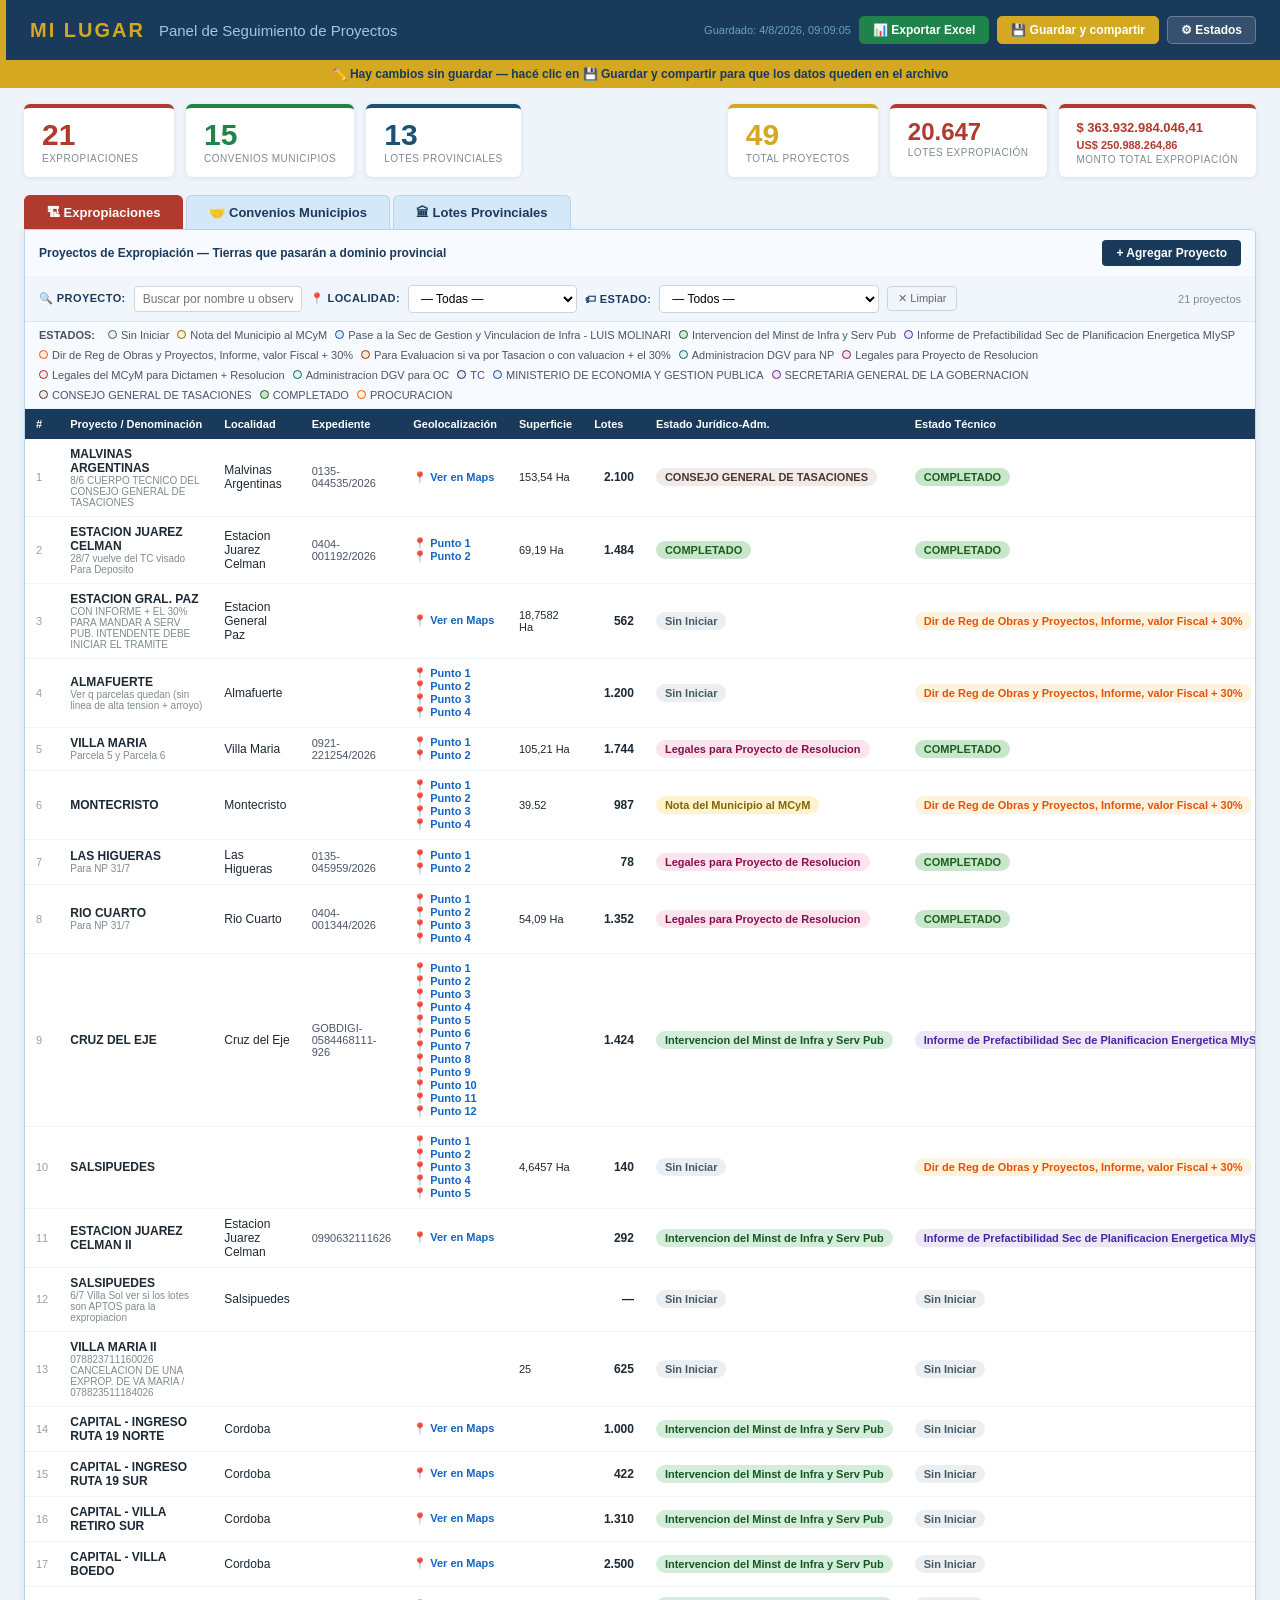
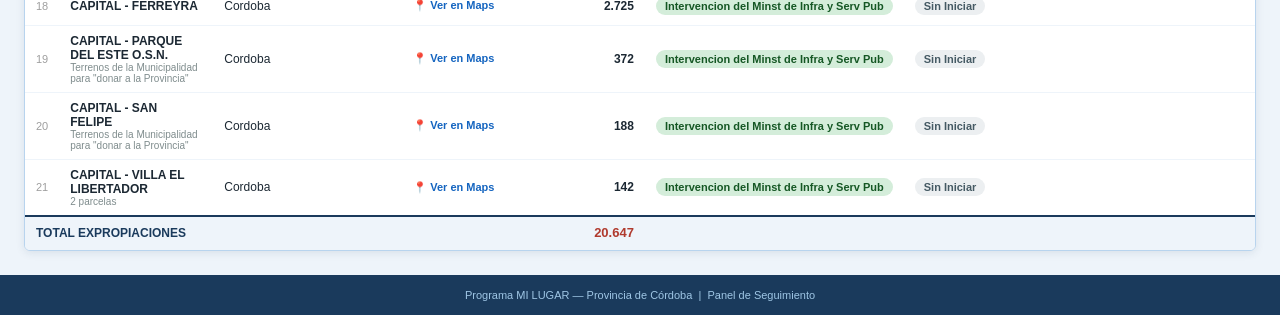
<file: context/areas/secretaria_Vivienda/Panel_MI_LUGAR (69).html>
<html lang="es"><head>
<meta charset="UTF-8">
<meta name="viewport" content="width=device-width, initial-scale=1.0">
<title>Panel de Seguimiento — Programa MI LUGAR</title>
<style>
  * { box-sizing: border-box; margin: 0; padding: 0; }
  body { font-family: Calibri, 'Segoe UI', Arial, sans-serif; background: #EEF4FA; color: #1C2833; font-size: 14px; }

  .header { background: #1A3A5C; color: #fff; padding: 0 24px; display: flex; align-items: center; gap: 14px; height: 60px; border-left: 6px solid #D4A820; }
  .header-logo  { font-size: 20px; font-weight: 700; color: #D4A820; letter-spacing: 2px; flex-shrink:0; }
  .header-title { font-size: 15px; color: #9FC6E5; }
  .header-right { margin-left: auto; display: flex; align-items: center; gap: 8px; flex-shrink:0; }
  .header-ts    { font-size: 11px; color: #6B9EC7; }

  .btn-hdr {
    background: rgba(255,255,255,0.12); border: 1px solid rgba(255,255,255,0.25);
    color: #fff; padding: 6px 13px; border-radius: 5px; cursor: pointer;
    font-size: 12px; font-weight: 600; display: flex; align-items: center; gap: 5px;
    white-space: nowrap;
  }
  .btn-hdr:hover { background: rgba(255,255,255,0.22); }
  .btn-hdr.save-btn { background: #D4A820; border-color: #D4A820; }
  .btn-hdr.save-btn:hover { background: #c49a18; }

  .save-hint {
    background: #D4A820; color: #1A3A5C;
    text-align: center; padding: 7px 16px; font-size: 12px; font-weight: 700;
    display: none;
  }
  .save-hint.visible { display: block; }

  .summary { display: flex; gap: 12px; padding: 16px 24px 6px; flex-wrap: wrap; }
  .scard { background: #fff; border-radius: 6px; padding: 12px 18px; min-width: 150px; box-shadow: 0 1px 5px rgba(26,58,92,.10); border-top: 4px solid #ccc; }
  .scard.exp  { border-color: #B03A2E; } .scard.exp  .num { color: #B03A2E; }
  .scard.muni { border-color: #1E8449; } .scard.muni .num { color: #1E8449; }
  .scard.prov { border-color: #1A5276; } .scard.prov .num { color: #1A5276; }
  .scard .num { font-size: 30px; font-weight: 700; line-height: 1; }
  .scard .lbl { font-size: 10px; color: #7F8C8D; margin-top: 3px; text-transform: uppercase; letter-spacing: 0.5px; }

  .tabs { display: flex; padding: 0 24px; margin-top: 12px; }
  .tab { padding: 9px 22px; cursor: pointer; border-radius: 6px 6px 0 0; font-weight: 600; font-size: 13px; background: #D5E8F7; color: #1A3A5C; border: 1px solid #B8D4EE; border-bottom: none; margin-right: 3px; }
  .tab.active-exp  { background: #B03A2E; color: #fff; border-color: #B03A2E; }
  .tab.active-muni { background: #1E8449; color: #fff; border-color: #1E8449; }
  .tab.active-prov { background: #1A5276; color: #fff; border-color: #1A5276; }
  .tab:hover:not(.active-exp):not(.active-muni):not(.active-prov) { background: #C4DCF0; }

  .panel { display: none; background: #fff; margin: 0 24px 24px; border-radius: 0 6px 6px 6px; box-shadow: 0 2px 8px rgba(26,58,92,.10); border: 1px solid #B8D4EE; overflow: hidden; }
  .panel.active { display: block; }
  .panel-toolbar { display: flex; align-items: center; padding: 10px 14px; gap: 8px; border-bottom: 1px solid #EEF4FA; background: #F7FAFE; }
  .panel-toolbar h2 { font-size: 12px; color: #1A3A5C; flex: 1; }
  .btn-add { background: #1A3A5C; color: #fff; border: none; padding: 6px 14px; border-radius: 4px; cursor: pointer; font-size: 12px; font-weight: 600; }
  .btn-add:hover { background: #1B5E8C; }

  .legend-wrap { display: flex; flex-wrap: wrap; gap: 8px; padding: 7px 14px; background: #F7FAFE; border-bottom: 1px solid #EEF4FA; }
  .legend-item { display: flex; align-items: center; gap: 4px; font-size: 11px; color: #4A5568; }
  .legend-dot  { width: 9px; height: 9px; border-radius: 50%; flex-shrink: 0; }

  .tbl-wrap { overflow-x: auto; }
  table { width: 100%; border-collapse: collapse; font-size: 12px; }
  thead tr { background: #1A3A5C; color: #fff; }
  thead th { padding: 9px 11px; text-align: left; font-weight: 600; font-size: 11px; white-space: nowrap; }
  tbody tr { border-bottom: 1px solid #EEF4FA; }
  tbody tr:hover { background: #F7FAFE; }
  tbody td { padding: 8px 11px; vertical-align: middle; }

  .badge { display: inline-block; padding: 3px 9px; border-radius: 12px; font-size: 11px; font-weight: 600; white-space: nowrap; }
  .avance-wrap { display: flex; align-items: center; gap: 7px; min-width: 90px; }
  .avance-bar  { flex: 1; height: 6px; background: #E0E0E0; border-radius: 3px; overflow: hidden; }
  .avance-fill { height: 100%; border-radius: 3px; }
  .avance-pct  { font-size: 11px; color: #566573; min-width: 28px; }

  .btn-icon { background: none; border: none; cursor: pointer; font-size: 14px; padding: 3px 4px; border-radius: 3px; opacity: 0.55; }
  .btn-icon:hover { opacity: 1; background: #EEF4FA; }
  .empty-state { text-align: center; padding: 44px 20px; color: #9E9E9E; font-size: 13px; }
  .empty-state .icon { font-size: 32px; margin-bottom: 8px; }

  /* MODAL */
  .modal-overlay { display: none; position: fixed; inset: 0; background: rgba(26,58,92,0.45); z-index: 100; align-items: center; justify-content: center; }
  .modal-overlay.open { display: flex; }
  .modal { background: #fff; border-radius: 8px; width: 680px; max-width: 96vw; max-height: 90vh; overflow-y: auto; box-shadow: 0 8px 30px rgba(0,0,0,0.2); }
  .modal-sm { width: 500px; }
  .modal-header { background: #1A3A5C; color: #fff; padding: 15px 18px; border-radius: 8px 8px 0 0; display: flex; align-items: center; gap: 10px; position: sticky; top: 0; z-index: 1; }
  .modal-header h3 { flex: 1; font-size: 14px; }
  .modal-close { background: none; border: none; color: #9FC6E5; cursor: pointer; font-size: 20px; line-height: 1; }
  .modal-close:hover { color: #fff; }
  .modal-body { padding: 18px; }
  .modal-footer { padding: 13px 18px; border-top: 1px solid #EEF4FA; display: flex; justify-content: flex-end; gap: 10px; }

  .form-grid { display: grid; grid-template-columns: 1fr 1fr; gap: 13px; }
  .form-group { display: flex; flex-direction: column; gap: 4px; }
  .form-group.full { grid-column: 1 / -1; }
  .form-group label { font-size: 11px; font-weight: 700; color: #4A5568; text-transform: uppercase; letter-spacing: 0.4px; }
  .form-group input, .form-group select, .form-group textarea { border: 1px solid #CBD5E0; border-radius: 4px; padding: 7px 9px; font-size: 13px; font-family: inherit; outline: none; }
  .form-group input:focus, .form-group select:focus, .form-group textarea:focus { border-color: #1A3A5C; }

  .estado-grid { display: grid; grid-template-columns: 1fr 1fr 1fr; gap: 9px; }
  .estado-section { background: #F7FAFE; border: 1px solid #E2EAF4; border-radius: 6px; padding: 10px; }
  .estado-section h4 { font-size: 10px; text-transform: uppercase; letter-spacing: 0.5px; color: #1A3A5C; margin-bottom: 7px; font-weight: 700; }

  .btn-cancel { background: #EEF4FA; color: #1A3A5C; border: 1px solid #CBD5E0; padding: 7px 16px; border-radius: 4px; cursor: pointer; font-size: 13px; font-weight: 600; }
  .btn-save   { background: #1A3A5C; color: #fff; border: none; padding: 7px 20px; border-radius: 4px; cursor: pointer; font-size: 13px; font-weight: 600; }
  .btn-save:hover { background: #1B5E8C; }
  .btn-danger { background: #C0392B; color: #fff; border: none; padding: 7px 18px; border-radius: 4px; cursor: pointer; font-size: 13px; font-weight: 600; }

  /* ESTADOS MODAL */
  .estado-list { display: flex; flex-direction: column; gap: 7px; }
  .estado-row { display: flex; align-items: center; gap: 9px; background: #F7FAFE; border: 1px solid #E2EAF4; border-radius: 6px; padding: 9px 11px; }
  .estado-row .swatch { width: 26px; height: 26px; border-radius: 50%; border: 2px solid rgba(0,0,0,0.12); flex-shrink: 0; cursor: pointer; }
  .estado-row input.nombre-estado { flex: 1; border: 1px solid #CBD5E0; border-radius: 4px; padding: 6px 9px; font-size: 13px; font-family: inherit; outline: none; }
  .estado-row input.nombre-estado:focus { border-color: #1A3A5C; }
  .btn-del-estado { background: none; border: none; cursor: pointer; font-size: 15px; color: #C0392B; opacity: 0.55; padding: 3px; }
  .btn-del-estado:hover { opacity: 1; }

  .color-picker-wrap { position: relative; }
  .color-grid { display: none; position: absolute; top: 34px; left: 0; z-index: 200; background: #fff; border: 1px solid #CBD5E0; border-radius: 8px; padding: 9px; box-shadow: 0 4px 16px rgba(0,0,0,0.15); grid-template-columns: repeat(5,28px); gap: 5px; }
  .color-grid.open { display: grid; }
  .color-dot { width: 28px; height: 28px; border-radius: 50%; cursor: pointer; border: 2px solid transparent; transition: transform 0.1s; }
  .color-dot:hover { transform: scale(1.15); }
  .color-dot.selected { border-color: #1A3A5C; }

  .add-estado-row { display: flex; align-items: center; gap: 9px; padding: 10px; background: #EEF4FA; border: 2px dashed #B8D4EE; border-radius: 6px; margin-top: 4px; }
  .add-estado-row input { flex: 1; border: 1px solid #CBD5E0; border-radius: 4px; padding: 6px 9px; font-size: 13px; font-family: inherit; outline: none; }
  .btn-add-estado { background: #1A3A5C; color: #fff; border: none; padding: 6px 13px; border-radius: 4px; cursor: pointer; font-size: 12px; font-weight: 600; white-space: nowrap; }
  .btn-add-estado:hover { background: #1B5E8C; }

  /* CONFIRM */
  .confirm-overlay { display: none; position: fixed; inset: 0; background: rgba(26,58,92,0.45); z-index: 200; align-items: center; justify-content: center; }
  .confirm-overlay.open { display: flex; }
  .confirm-box { background: #fff; border-radius: 8px; padding: 26px 30px; max-width: 370px; text-align: center; box-shadow: 0 8px 30px rgba(0,0,0,0.2); }
  .confirm-box p { margin-bottom: 18px; color: #4A5568; font-size: 14px; }

  footer { text-align: center; padding: 14px; color: #9FC6E5; font-size: 11px; background: #1A3A5C; }

  /* FILTER BAR */
  .filter-bar { display: flex; align-items: center; gap: 8px; padding: 8px 14px; background: #F0F6FC; border-bottom: 1px solid #D5E8F7; flex-wrap: wrap; }
  .filter-bar .fb-label { font-size: 11px; font-weight: 700; color: #1A3A5C; text-transform: uppercase; letter-spacing: 0.4px; white-space: nowrap; }
  .filter-bar select, .filter-bar input[type="text"] { border: 1px solid #CBD5E0; border-radius: 4px; padding: 5px 8px; font-size: 12px; font-family: inherit; outline: none; background: #fff; min-width: 140px; max-width: 220px; }
  .filter-bar select:focus, .filter-bar input[type="text"]:focus { border-color: #1A3A5C; }
  .btn-filter-clear { background: none; border: 1px solid #CBD5E0; color: #666; padding: 5px 10px; border-radius: 4px; cursor: pointer; font-size: 11px; white-space: nowrap; }
  .btn-filter-clear:hover { border-color: #B03A2E; color: #B03A2E; }
  .filter-count { font-size: 11px; color: #7F8C8D; margin-left: auto; white-space: nowrap; }
  .btn-hdr.excel-btn { background: #1E8449; border-color: #1E8449; }
  .btn-hdr.excel-btn:hover { background: #196e3c; }
</style>
</head>
<body>

<!-- ═══ HEADER ═══ -->
<div class="header">
  <div class="header-logo">MI LUGAR</div>
  <div class="header-title">Panel de Seguimiento de Proyectos</div>
  <div class="header-right">
    <span class="header-ts" id="last-update">Guardado: 31/7/2026, 05:14:58</span>
    <button class="btn-hdr" id="btn-recuperar" onclick="recuperarDatosAnteriores()" title="Hay 6 proyecto(s) guardado(s) en el navegador. Hacé clic para recuperarlos." style="background: rgba(212, 168, 32, 0.25); border-color: rgb(212, 168, 32); display: none;">📂 Recuperar datos anteriores (6 proyectos)</button>
    <button class="btn-hdr excel-btn" onclick="exportarExcel()" title="Exportar todos los datos a Excel">📊 Exportar Excel</button>
    <button class="btn-hdr save-btn" onclick="guardarArchivo()" title="Guarda los datos dentro del archivo HTML para compartir">💾 Guardar y compartir</button>
    <button class="btn-hdr" onclick="openEstadosModal()">⚙ Estados</button>
  </div>
</div>

<!-- Aviso de cambios sin guardar -->
<div class="save-hint visible" id="save-hint">
  ✏️ Hay cambios sin guardar — hacé clic en <strong>💾 Guardar y compartir</strong> para que los datos queden en el archivo
</div>

<!-- ═══ SUMMARY ═══ -->
<div class="summary">
  <div class="scard exp">  <div class="num" id="cnt-exp">21</div>  <div class="lbl">Expropiaciones</div></div>
  <div class="scard muni"> <div class="num" id="cnt-muni">15</div> <div class="lbl">Convenios Municipios</div></div>
  <div class="scard prov"> <div class="num" id="cnt-prov">13</div> <div class="lbl">Lotes Provinciales</div></div>
  <div class="scard" style="border-color:#D4A820;margin-left:auto;">
    <div class="num" id="cnt-total" style="color:#D4A820;">49</div>
    <div class="lbl">Total Proyectos</div>
  </div>
  <div class="scard" id="scard-exp-lotes" style="border-color: rgb(176, 58, 46);">
    <div class="num" id="exp-total-lotes" style="color:#B03A2E;font-size:24px;">20.647</div>
    <div class="lbl" id="lbl-lotes-card">Lotes Expropiación</div>
  </div>
  <div class="scard" id="scard-exp-monto" style="border-color: rgb(176, 58, 46); min-width: 180px;">
    <div class="num" id="exp-total-monto" style="color:#B03A2E;font-size:13px;line-height:1.3;">$ 363.932.984.046,41</div>
    <div class="lbl" id="exp-total-monto-usd" style="color:#B03A2E;font-weight:700;text-transform:none;letter-spacing:0;font-size:11px;margin-top:2px;">US$ 250.988.264,86</div>
    <div class="lbl">Monto Total Expropiación</div>
  </div>
  <div class="scard" id="scard-obra-monto" style="border-color: rgb(176, 58, 46); min-width: 180px; display: none;">
    <div class="num" id="obra-total-monto" style="color:#B03A2E;font-size:13px;line-height:1.3;">$ 400.000.000,00</div>
    <div class="lbl" id="obra-total-monto-usd" style="color:#B03A2E;font-weight:700;text-transform:none;letter-spacing:0;font-size:11px;margin-top:2px;">US$ 275.862,07</div>
    <div class="lbl" id="lbl-obra-card">Monto de Obra — Convenios</div>
  </div>
</div>

<!-- ═══ TABS ═══ -->
<div class="tabs">
  <div class="tab active-exp" onclick="showTab('exp')" id="tab-exp">🏗 Expropiaciones</div>
  <div class="tab" onclick="showTab('muni')" id="tab-muni">🤝 Convenios Municipios</div>
  <div class="tab" onclick="showTab('prov')" id="tab-prov">🏛 Lotes Provinciales</div>
</div>

<!-- ═══ PANELS ═══ -->
<div class="panel active" id="panel-exp">
  <div class="panel-toolbar">
    <h2>Proyectos de Expropiación — Tierras que pasarán a dominio provincial</h2>
    <button class="btn-add" onclick="openModal('exp',null)">+ Agregar Proyecto</button>
  </div>
  <div class="filter-bar" id="filter-bar-exp">
  <span class="fb-label">🔍 Proyecto:</span>
  <input type="text" id="filter-nombre-exp" placeholder="Buscar por nombre u observación..." oninput="applyFilters('exp')">
  <span class="fb-label">📍 Localidad:</span>
  <select id="filter-localidad-exp" onchange="applyFilters('exp')"><option value="">— Todas —</option><option value="Almafuerte">Almafuerte</option><option value="Cordoba">Cordoba</option><option value="Cruz del Eje">Cruz del Eje</option><option value="Estacion General Paz">Estacion General Paz</option><option value="Estacion Juarez Celman">Estacion Juarez Celman</option><option value="Las Higueras">Las Higueras</option><option value="Malvinas Argentinas">Malvinas Argentinas</option><option value="Montecristo">Montecristo</option><option value="Rio Cuarto">Rio Cuarto</option><option value="Salsipuedes">Salsipuedes</option><option value="Villa Maria">Villa Maria</option></select>
  <span class="fb-label">🏷 Estado:</span>
  <select id="filter-estado-exp" onchange="applyFilters('exp')"><option value="">— Todos —</option><option value="1">Sin Iniciar</option><option value="2">Nota del Municipio al MCyM</option><option value="3">Pase a la Sec de Gestion y Vinculacion de Infra - LUIS MOLINARI</option><option value="4">Intervencion del Minst de Infra y Serv Pub</option><option value="1780946950156">Informe de Prefactibilidad Sec de Planificacion Energetica MIySP</option><option value="1780946983131">Dir de Reg de Obras y Proyectos, Informe, valor Fiscal + 30%</option><option value="1780969315323">Para Evaluacion si va por Tasacion o con valuacion + el 30%</option><option value="1780946997043">Administracion DGV para NP</option><option value="1780947046770">Legales para Proyecto de Resolucion</option><option value="1780947103658">Legales del MCyM para Dictamen + Resolucion</option><option value="1780947119226">Administracion DGV para OC</option><option value="1780947254281">TC</option><option value="1780947581767">MINISTERIO DE ECONOMIA Y GESTION PUBLICA</option><option value="1780947614565">SECRETARIA GENERAL DE LA GOBERNACION</option><option value="1780947663757">CONSEJO GENERAL DE TASACIONES</option><option value="1780947777818">COMPLETADO</option><option value="1780969315322">PROCURACION</option></select>
  <button class="btn-filter-clear" onclick="clearFilters('exp')">✕ Limpiar</button>
  <span class="filter-count" id="filter-count-exp">21 proyectos</span>
</div>
  <div class="legend-wrap" id="legend-exp"><span style="font-size:11px;font-weight:700;color:#4A5568;margin-right:5px;">ESTADOS:</span><span class="legend-item"><span class="legend-dot" style="background:#ECEFF1;border:1px solid #455A64;"></span>Sin Iniciar</span><span class="legend-item"><span class="legend-dot" style="background:#FFF3CD;border:1px solid #856404;"></span>Nota del Municipio al MCyM</span><span class="legend-item"><span class="legend-dot" style="background:#DBEAFE;border:1px solid #1E40AF;"></span>Pase a la Sec de Gestion y Vinculacion de Infra - LUIS MOLINARI</span><span class="legend-item"><span class="legend-dot" style="background:#D4EDDA;border:1px solid #155724;"></span>Intervencion del Minst de Infra y Serv Pub</span><span class="legend-item"><span class="legend-dot" style="background:#EDE7F6;border:1px solid #4527A0;"></span>Informe de Prefactibilidad Sec de Planificacion Energetica MIySP</span><span class="legend-item"><span class="legend-dot" style="background:#FFF3E0;border:1px solid #E65100;"></span>Dir de Reg de Obras y Proyectos, Informe, valor Fiscal + 30%</span><span class="legend-item"><span class="legend-dot" style="background:#FFE5D0;border:1px solid #8B3A00;"></span>Para Evaluacion si va por Tasacion o con valuacion + el 30%</span><span class="legend-item"><span class="legend-dot" style="background:#E0F2F1;border:1px solid #00695C;"></span>Administracion DGV para NP</span><span class="legend-item"><span class="legend-dot" style="background:#FCE4EC;border:1px solid #880E4F;"></span>Legales para Proyecto de Resolucion</span><span class="legend-item"><span class="legend-dot" style="background:#FFEBEE;border:1px solid #B71C1C;"></span>Legales del MCyM para Dictamen + Resolucion</span><span class="legend-item"><span class="legend-dot" style="background:#E0F7FA;border:1px solid #006064;"></span>Administracion DGV para OC</span><span class="legend-item"><span class="legend-dot" style="background:#E8EAF6;border:1px solid #1A237E;"></span>TC</span><span class="legend-item"><span class="legend-dot" style="background:#E3F2FD;border:1px solid #0D47A1;"></span>MINISTERIO DE ECONOMIA Y GESTION PUBLICA</span><span class="legend-item"><span class="legend-dot" style="background:#F3E5F5;border:1px solid #6A1B9A;"></span>SECRETARIA GENERAL DE LA GOBERNACION</span><span class="legend-item"><span class="legend-dot" style="background:#EFEBE9;border:1px solid #4E342E;"></span>CONSEJO GENERAL DE TASACIONES</span><span class="legend-item"><span class="legend-dot" style="background:#C8E6C9;border:1px solid #1B5E20;"></span>COMPLETADO</span><span class="legend-item"><span class="legend-dot" style="background:#FFF8E1;border:1px solid #E65100;"></span>PROCURACION</span></div>
  <div class="tbl-wrap">
    <table><thead><tr>
      <th>#</th><th>Proyecto / Denominación</th><th>Localidad</th><th>Expediente</th>
      <th>Geolocalización</th><th>Superficie</th><th style="white-space:nowrap;">Lotes</th>
      <th>Estado Jurídico-Adm.</th><th>Estado Técnico</th><th>Estado Presup./Fin.</th>
      <th style="white-space:nowrap;">Monto ($)</th>
      <th style="white-space:nowrap;background:#1A3A5C;">Valor Fiscal</th><th style="white-space:nowrap;background:#1A3A5C;">INFRA SIN NEXOS</th><th style="white-space:nowrap;background:#1A3A5C;">Costo de NEXOS</th><th style="white-space:nowrap;background:#1A3A5C;">Convenio UNC</th><th style="white-space:nowrap;background:#1A3A5C;">COSTO TOTAL INFRA</th>
      <th>Avance</th><th></th>
    </tr></thead><tbody id="tbody-exp"><tr>
      <td style="color:#9E9E9E;font-size:11px;">1</td>
      <td style="font-weight:600;max-width:190px;">MALVINAS ARGENTINAS<br><span style="font-size:10px;color:#7F8C8D;font-weight:400;">8/6 CUERPO TECNICO DEL CONSEJO GENERAL DE TASACIONES</span></td>
      <td>Malvinas Argentinas</td>
      <td style="font-size:11px;color:#4A5568;">0135-044535/2026</td>
      <td style="font-size:11px;"><a href="https://maps.app.goo.gl/kkG37kRnzbjhVe8N9" target="_blank" rel="noopener" style="color:#1565C0;font-weight:600;text-decoration:none;white-space:nowrap;">📍 Ver en Maps</a></td>
      <td style="font-size:11px;">153,54 Ha</td>
      <td style="font-size:12px;font-weight:600;text-align:right;">2.100</td>
      <td><span class="badge" style="background:#EFEBE9;color:#4E342E;">CONSEJO GENERAL DE TASACIONES</span></td>
      <td><span class="badge" style="background:#C8E6C9;color:#1B5E20;">COMPLETADO</span></td>
      <td><span class="badge" style="background:#EFEBE9;color:#4E342E;">CONSEJO GENERAL DE TASACIONES</span></td>
      <td style="font-size:11px;font-weight:600;text-align:right;white-space:nowrap;color:#1A5276;">$ 45.559.769.973,93</td>
      <td style="font-size:11px;font-weight:600;text-align:right;white-space:nowrap;color:#1A5276;">$ 1.629.923.801,00</td>
      <td style="font-size:11px;font-weight:600;text-align:right;white-space:nowrap;color:#1A5276;">$ 30.450.000.000,00</td><td style="font-size:11px;font-weight:600;text-align:right;white-space:nowrap;color:#1A5276;">$ 12.425.288.407,63</td><td style="font-size:11px;font-weight:600;text-align:right;white-space:nowrap;color:#1A5276;">$ 565.580.625,00</td><td style="font-size:11px;font-weight:600;text-align:right;white-space:nowrap;color:#1A5276;">$ 45.559.769.973,93</td>
      <td><div class="avance-wrap"><div class="avance-bar"><div class="avance-fill" style="width:90%;background:#27AE60;"></div></div><span class="avance-pct">90%</span></div></td>
      <td style="white-space:nowrap;">
        <button class="btn-icon" onclick="openModal('exp',3)" title="Editar">✏️</button>
        <button class="btn-icon" onclick="askDelete('exp',3)" title="Eliminar">🗑️</button>
      </td>
    </tr><tr>
      <td style="color:#9E9E9E;font-size:11px;">2</td>
      <td style="font-weight:600;max-width:190px;">ESTACION JUAREZ CELMAN<br><span style="font-size:10px;color:#7F8C8D;font-weight:400;">28/7 vuelve del TC visado
Para Deposito</span></td>
      <td>Estacion Juarez Celman</td>
      <td style="font-size:11px;color:#4A5568;">0404-001192/2026</td>
      <td style="font-size:11px;"><a href="https://www.google.com/maps?q=-31.292807,-64.177675" target="_blank" rel="noopener" style="color:#1565C0;font-weight:600;text-decoration:none;white-space:nowrap;" title="-31.292807, -64.177675">📍 Punto 1</a> <a href="https://www.google.com/maps?q=-31.289985,-64.179777" target="_blank" rel="noopener" style="color:#1565C0;font-weight:600;text-decoration:none;white-space:nowrap;" title="-31.289985, -64.179777">📍 Punto 2</a></td>
      <td style="font-size:11px;">69,19 Ha</td>
      <td style="font-size:12px;font-weight:600;text-align:right;">1.484</td>
      <td><span class="badge" style="background:#C8E6C9;color:#1B5E20;">COMPLETADO</span></td>
      <td><span class="badge" style="background:#C8E6C9;color:#1B5E20;">COMPLETADO</span></td>
      <td><span class="badge" style="background:#E3F2FD;color:#0D47A1;">MINISTERIO DE ECONOMIA Y GESTION PUBLICA</span></td>
      <td style="font-size:11px;font-weight:600;text-align:right;white-space:nowrap;color:#1A5276;">$ 33.811.009.156,78</td>
      <td style="font-size:11px;font-weight:600;text-align:right;white-space:nowrap;color:#1A5276;">$ 2.238.814.197,52</td>
      <td style="font-size:11px;font-weight:600;text-align:right;white-space:nowrap;color:#1A5276;">$ 21.518.000.000,00</td><td style="font-size:11px;font-weight:600;text-align:right;white-space:nowrap;color:#1A5276;">$ 9.087.377.853,00</td><td style="font-size:11px;font-weight:600;text-align:right;white-space:nowrap;color:#1A5276;">$ 295.172.847,00</td><td style="font-size:11px;font-weight:600;text-align:right;white-space:nowrap;color:#1A5276;">$ 33.811.009.156,78</td>
      <td><div class="avance-wrap"><div class="avance-bar"><div class="avance-fill" style="width:88%;background:#27AE60;"></div></div><span class="avance-pct">88%</span></div></td>
      <td style="white-space:nowrap;">
        <button class="btn-icon" onclick="openModal('exp',1780492648379)" title="Editar">✏️</button>
        <button class="btn-icon" onclick="askDelete('exp',1780492648379)" title="Eliminar">🗑️</button>
      </td>
    </tr><tr>
      <td style="color:#9E9E9E;font-size:11px;">3</td>
      <td style="font-weight:600;max-width:190px;">ESTACION GRAL. PAZ<br><span style="font-size:10px;color:#7F8C8D;font-weight:400;">CON INFORME + EL 30% PARA MANDAR A SERV PUB. INTENDENTE DEBE INICIAR EL TRAMITE</span></td>
      <td>Estacion General Paz</td>
      <td style="font-size:11px;color:#4A5568;"></td>
      <td style="font-size:11px;"><a href="https://maps.app.goo.gl/RWrkHYEdPPyNv6cXA" target="_blank" rel="noopener" style="color:#1565C0;font-weight:600;text-decoration:none;white-space:nowrap;">📍 Ver en Maps</a></td>
      <td style="font-size:11px;">18,7582 Ha</td>
      <td style="font-size:12px;font-weight:600;text-align:right;">562</td>
      <td><span class="badge" style="background:#ECEFF1;color:#455A64;">Sin Iniciar</span></td>
      <td><span class="badge" style="background:#FFF3E0;color:#E65100;">Dir de Reg de Obras y Proyectos, Informe, valor Fiscal + 30%</span></td>
      <td><span class="badge" style="background:#ECEFF1;color:#455A64;">Sin Iniciar</span></td>
      <td style="font-size:11px;font-weight:600;text-align:right;white-space:nowrap;color:#1A5276;">$ 8.508.237.937,83</td>
      <td style="font-size:11px;font-weight:600;text-align:right;white-space:nowrap;color:#1A5276;">$ 276.336.875,25</td>
      <td style="font-size:11px;font-weight:600;text-align:right;white-space:nowrap;color:#1A5276;">$ 8.149.000.000,00</td><td style="font-size:11px;font-weight:600;text-align:right;white-space:nowrap;color:#1A5276;">—</td><td style="font-size:11px;font-weight:600;text-align:right;white-space:nowrap;color:#1A5276;">—</td><td style="font-size:11px;font-weight:600;text-align:right;white-space:nowrap;color:#1A5276;">$ 8.508.237.937,83</td>
      <td><div class="avance-wrap"><div class="avance-bar"><div class="avance-fill" style="width:10%;background:#F39C12;"></div></div><span class="avance-pct">10%</span></div></td>
      <td style="white-space:nowrap;">
        <button class="btn-icon" onclick="openModal('exp',1780969921833)" title="Editar">✏️</button>
        <button class="btn-icon" onclick="askDelete('exp',1780969921833)" title="Eliminar">🗑️</button>
      </td>
    </tr><tr>
      <td style="color:#9E9E9E;font-size:11px;">4</td>
      <td style="font-weight:600;max-width:190px;">ALMAFUERTE<br><span style="font-size:10px;color:#7F8C8D;font-weight:400;">Ver q parcelas quedan (sin linea de alta tension + arroyo)</span></td>
      <td>Almafuerte</td>
      <td style="font-size:11px;color:#4A5568;"></td>
      <td style="font-size:11px;"><a href="https://www.google.com/maps?q=-32.170320,-64.217973" target="_blank" rel="noopener" style="color:#1565C0;font-weight:600;text-decoration:none;white-space:nowrap;" title="-32.170320, -64.217973">📍 Punto 1</a> <a href="https://www.google.com/maps?q=-32.175459,-64.218578" target="_blank" rel="noopener" style="color:#1565C0;font-weight:600;text-decoration:none;white-space:nowrap;" title="-32.175459, -64.218578">📍 Punto 2</a> <a href="https://www.google.com/maps?q=-32.175691,-64.217914" target="_blank" rel="noopener" style="color:#1565C0;font-weight:600;text-decoration:none;white-space:nowrap;" title="-32.175691, -64.217914">📍 Punto 3</a> <a href="https://www.google.com/maps?q=-32.175542,-64.216977" target="_blank" rel="noopener" style="color:#1565C0;font-weight:600;text-decoration:none;white-space:nowrap;" title="-32.175542, -64.216977">📍 Punto 4</a></td>
      <td style="font-size:11px;"></td>
      <td style="font-size:12px;font-weight:600;text-align:right;">1.200</td>
      <td><span class="badge" style="background:#ECEFF1;color:#455A64;">Sin Iniciar</span></td>
      <td><span class="badge" style="background:#FFF3E0;color:#E65100;">Dir de Reg de Obras y Proyectos, Informe, valor Fiscal + 30%</span></td>
      <td><span class="badge" style="background:#ECEFF1;color:#455A64;">Sin Iniciar</span></td>
      <td style="font-size:11px;font-weight:600;text-align:right;white-space:nowrap;color:#1A5276;">$ 20.021.309.586,15</td>
      <td style="font-size:11px;font-weight:600;text-align:right;white-space:nowrap;color:#1A5276;">$ 2.016.391.989,35</td>
      <td style="font-size:11px;font-weight:600;text-align:right;white-space:nowrap;color:#1A5276;">$ 17.400.000.000,00</td><td style="font-size:11px;font-weight:600;text-align:right;white-space:nowrap;color:#1A5276;">—</td><td style="font-size:11px;font-weight:600;text-align:right;white-space:nowrap;color:#1A5276;">—</td><td style="font-size:11px;font-weight:600;text-align:right;white-space:nowrap;color:#1A5276;">$ 20.021.309.586,15</td>
      <td><div class="avance-wrap"><div class="avance-bar"><div class="avance-fill" style="width:10%;background:#F39C12;"></div></div><span class="avance-pct">10%</span></div></td>
      <td style="white-space:nowrap;">
        <button class="btn-icon" onclick="openModal('exp',1780969990294)" title="Editar">✏️</button>
        <button class="btn-icon" onclick="askDelete('exp',1780969990294)" title="Eliminar">🗑️</button>
      </td>
    </tr><tr>
      <td style="color:#9E9E9E;font-size:11px;">5</td>
      <td style="font-weight:600;max-width:190px;">VILLA MARIA<br><span style="font-size:10px;color:#7F8C8D;font-weight:400;">Parcela 5 y Parcela 6</span></td>
      <td>Villa Maria</td>
      <td style="font-size:11px;color:#4A5568;">0921-221254/2026</td>
      <td style="font-size:11px;"><a href="https://www.google.com/maps?q=-32.400594,-63.206245" target="_blank" rel="noopener" style="color:#1565C0;font-weight:600;text-decoration:none;white-space:nowrap;" title="-32.400594, -63.206245">📍 Punto 1</a> <a href="https://www.google.com/maps?q=-32.406309,-63.209271" target="_blank" rel="noopener" style="color:#1565C0;font-weight:600;text-decoration:none;white-space:nowrap;" title="-32.406309, -63.209271">📍 Punto 2</a></td>
      <td style="font-size:11px;">105,21 Ha</td>
      <td style="font-size:12px;font-weight:600;text-align:right;">1.744</td>
      <td><span class="badge" style="background:#FCE4EC;color:#880E4F;">Legales para Proyecto de Resolucion</span></td>
      <td><span class="badge" style="background:#C8E6C9;color:#1B5E20;">COMPLETADO</span></td>
      <td><span class="badge" style="background:#E3F2FD;color:#0D47A1;">MINISTERIO DE ECONOMIA Y GESTION PUBLICA</span></td>
      <td style="font-size:11px;font-weight:600;text-align:right;white-space:nowrap;color:#1A5276;">$ 40.667.932.721,47</td>
      <td style="font-size:11px;font-weight:600;text-align:right;white-space:nowrap;color:#1A5276;">$ 3.848.546.670,36</td>
      <td style="font-size:11px;font-weight:600;text-align:right;white-space:nowrap;color:#1A5276;">$ 25.288.000.000,00</td><td style="font-size:11px;font-weight:600;text-align:right;white-space:nowrap;color:#1A5276;">$ 10.376.822.050,00</td><td style="font-size:11px;font-weight:600;text-align:right;white-space:nowrap;color:#1A5276;">—</td><td style="font-size:11px;font-weight:600;text-align:right;white-space:nowrap;color:#1A5276;">$ 40.667.932.721,47</td>
      <td><div class="avance-wrap"><div class="avance-bar"><div class="avance-fill" style="width:73%;background:#2196F3;"></div></div><span class="avance-pct">73%</span></div></td>
      <td style="white-space:nowrap;">
        <button class="btn-icon" onclick="openModal('exp',1780970054675)" title="Editar">✏️</button>
        <button class="btn-icon" onclick="askDelete('exp',1780970054675)" title="Eliminar">🗑️</button>
      </td>
    </tr><tr>
      <td style="color:#9E9E9E;font-size:11px;">6</td>
      <td style="font-weight:600;max-width:190px;">MONTECRISTO</td>
      <td>Montecristo</td>
      <td style="font-size:11px;color:#4A5568;"></td>
      <td style="font-size:11px;"><a href="https://www.google.com/maps?q=-31.324766,-63.853769" target="_blank" rel="noopener" style="color:#1565C0;font-weight:600;text-decoration:none;white-space:nowrap;" title="-31.324766, -63.853769">📍 Punto 1</a> <a href="https://www.google.com/maps?q=-31.328559,-63.853769" target="_blank" rel="noopener" style="color:#1565C0;font-weight:600;text-decoration:none;white-space:nowrap;" title="-31.328559, -63.853769">📍 Punto 2</a> <a href="https://www.google.com/maps?q=-31.320058,-63.847348" target="_blank" rel="noopener" style="color:#1565C0;font-weight:600;text-decoration:none;white-space:nowrap;" title="-31.320058, -63.847348">📍 Punto 3</a> <a href="https://www.google.com/maps?q=-31.317361,-63.849060" target="_blank" rel="noopener" style="color:#1565C0;font-weight:600;text-decoration:none;white-space:nowrap;" title="-31.317361, -63.849060">📍 Punto 4</a></td>
      <td style="font-size:11px;">39.52</td>
      <td style="font-size:12px;font-weight:600;text-align:right;">987</td>
      <td><span class="badge" style="background:#FFF3CD;color:#856404;">Nota del Municipio al MCyM</span></td>
      <td><span class="badge" style="background:#FFF3E0;color:#E65100;">Dir de Reg de Obras y Proyectos, Informe, valor Fiscal + 30%</span></td>
      <td><span class="badge" style="background:#ECEFF1;color:#455A64;">Sin Iniciar</span></td>
      <td style="font-size:11px;font-weight:600;text-align:right;white-space:nowrap;color:#1A5276;">$ 15.066.798.517,55</td>
      <td style="font-size:11px;font-weight:600;text-align:right;white-space:nowrap;color:#1A5276;">$ 580.998.859,65</td>
      <td style="font-size:11px;font-weight:600;text-align:right;white-space:nowrap;color:#1A5276;">$ 14.311.500.000,00</td><td style="font-size:11px;font-weight:600;text-align:right;white-space:nowrap;color:#1A5276;">—</td><td style="font-size:11px;font-weight:600;text-align:right;white-space:nowrap;color:#1A5276;">—</td><td style="font-size:11px;font-weight:600;text-align:right;white-space:nowrap;color:#1A5276;">$ 15.066.798.517,55</td>
      <td><div class="avance-wrap"><div class="avance-bar"><div class="avance-fill" style="width:13%;background:#F39C12;"></div></div><span class="avance-pct">13%</span></div></td>
      <td style="white-space:nowrap;">
        <button class="btn-icon" onclick="openModal('exp',1780970128628)" title="Editar">✏️</button>
        <button class="btn-icon" onclick="askDelete('exp',1780970128628)" title="Eliminar">🗑️</button>
      </td>
    </tr><tr>
      <td style="color:#9E9E9E;font-size:11px;">7</td>
      <td style="font-weight:600;max-width:190px;">LAS HIGUERAS<br><span style="font-size:10px;color:#7F8C8D;font-weight:400;">Para NP 31/7</span></td>
      <td>Las Higueras</td>
      <td style="font-size:11px;color:#4A5568;">0135-045959/2026</td>
      <td style="font-size:11px;"><a href="https://www.google.com/maps?q=-33.088414,-64.299660" target="_blank" rel="noopener" style="color:#1565C0;font-weight:600;text-decoration:none;white-space:nowrap;" title="-33.088414, -64.299660">📍 Punto 1</a> <a href="https://www.google.com/maps?q=-33.088787,-64.298952" target="_blank" rel="noopener" style="color:#1565C0;font-weight:600;text-decoration:none;white-space:nowrap;" title="-33.088787, -64.298952">📍 Punto 2</a></td>
      <td style="font-size:11px;"></td>
      <td style="font-size:12px;font-weight:600;text-align:right;">78</td>
      <td><span class="badge" style="background:#FCE4EC;color:#880E4F;">Legales para Proyecto de Resolucion</span></td>
      <td><span class="badge" style="background:#C8E6C9;color:#1B5E20;">COMPLETADO</span></td>
      <td><span class="badge" style="background:#E3F2FD;color:#0D47A1;">MINISTERIO DE ECONOMIA Y GESTION PUBLICA</span></td>
      <td style="font-size:11px;font-weight:600;text-align:right;white-space:nowrap;color:#1A5276;">$ 1.716.218.354,97</td>
      <td style="font-size:11px;font-weight:600;text-align:right;white-space:nowrap;color:#1A5276;">$ 450.167.965,36</td>
      <td style="font-size:11px;font-weight:600;text-align:right;white-space:nowrap;color:#1A5276;">$ 1.131.000.000,00</td><td style="font-size:11px;font-weight:600;text-align:right;white-space:nowrap;color:#1A5276;">—</td><td style="font-size:11px;font-weight:600;text-align:right;white-space:nowrap;color:#1A5276;">—</td><td style="font-size:11px;font-weight:600;text-align:right;white-space:nowrap;color:#1A5276;">$ 1.716.218.354,97</td>
      <td><div class="avance-wrap"><div class="avance-bar"><div class="avance-fill" style="width:73%;background:#2196F3;"></div></div><span class="avance-pct">73%</span></div></td>
      <td style="white-space:nowrap;">
        <button class="btn-icon" onclick="openModal('exp',1780970305110)" title="Editar">✏️</button>
        <button class="btn-icon" onclick="askDelete('exp',1780970305110)" title="Eliminar">🗑️</button>
      </td>
    </tr><tr>
      <td style="color:#9E9E9E;font-size:11px;">8</td>
      <td style="font-weight:600;max-width:190px;">RIO CUARTO<br><span style="font-size:10px;color:#7F8C8D;font-weight:400;">Para NP 31/7</span></td>
      <td>Rio Cuarto</td>
      <td style="font-size:11px;color:#4A5568;">0404-001344/2026</td>
      <td style="font-size:11px;"><a href="https://www.google.com/maps?q=-33.085517,-64.350984" target="_blank" rel="noopener" style="color:#1565C0;font-weight:600;text-decoration:none;white-space:nowrap;" title="-33.085517, -64.350984">📍 Punto 1</a> <a href="https://www.google.com/maps?q=-33.083602,-64.343844" target="_blank" rel="noopener" style="color:#1565C0;font-weight:600;text-decoration:none;white-space:nowrap;" title="-33.083602, -64.343844">📍 Punto 2</a> <a href="https://www.google.com/maps?q=-33.083235,-64.346725" target="_blank" rel="noopener" style="color:#1565C0;font-weight:600;text-decoration:none;white-space:nowrap;" title="-33.083235, -64.346725">📍 Punto 3</a> <a href="https://www.google.com/maps?q=-33.085937,-64.344595" target="_blank" rel="noopener" style="color:#1565C0;font-weight:600;text-decoration:none;white-space:nowrap;" title="-33.085937, -64.344595">📍 Punto 4</a></td>
      <td style="font-size:11px;">54,09 Ha</td>
      <td style="font-size:12px;font-weight:600;text-align:right;">1.352</td>
      <td><span class="badge" style="background:#FCE4EC;color:#880E4F;">Legales para Proyecto de Resolucion</span></td>
      <td><span class="badge" style="background:#C8E6C9;color:#1B5E20;">COMPLETADO</span></td>
      <td><span class="badge" style="background:#E3F2FD;color:#0D47A1;">MINISTERIO DE ECONOMIA Y GESTION PUBLICA</span></td>
      <td style="font-size:11px;font-weight:600;text-align:right;white-space:nowrap;color:#1A5276;">$ 36.071.202.227,47</td>
      <td style="font-size:11px;font-weight:600;text-align:right;white-space:nowrap;color:#1A5276;">$ 4.034.001.713,44</td>
      <td style="font-size:11px;font-weight:600;text-align:right;white-space:nowrap;color:#1A5276;">$ 19.604.000.000,00</td><td style="font-size:11px;font-weight:600;text-align:right;white-space:nowrap;color:#1A5276;">$ 11.223.000.000,00</td><td style="font-size:11px;font-weight:600;text-align:right;white-space:nowrap;color:#1A5276;">—</td><td style="font-size:11px;font-weight:600;text-align:right;white-space:nowrap;color:#1A5276;">$ 36.071.202.227,47</td>
      <td><div class="avance-wrap"><div class="avance-bar"><div class="avance-fill" style="width:73%;background:#2196F3;"></div></div><span class="avance-pct">73%</span></div></td>
      <td style="white-space:nowrap;">
        <button class="btn-icon" onclick="openModal('exp',1780970333804)" title="Editar">✏️</button>
        <button class="btn-icon" onclick="askDelete('exp',1780970333804)" title="Eliminar">🗑️</button>
      </td>
    </tr><tr>
      <td style="color:#9E9E9E;font-size:11px;">9</td>
      <td style="font-weight:600;max-width:190px;">CRUZ DEL EJE</td>
      <td>Cruz del Eje</td>
      <td style="font-size:11px;color:#4A5568;">GOBDIGI-0584468111-926</td>
      <td style="font-size:11px;"><a href="https://www.google.com/maps?q=-30.734050,-64.807832" target="_blank" rel="noopener" style="color:#1565C0;font-weight:600;text-decoration:none;white-space:nowrap;" title="-30.734050, -64.807832">📍 Punto 1</a> <a href="https://www.google.com/maps?q=-30.734096,-64.806895" target="_blank" rel="noopener" style="color:#1565C0;font-weight:600;text-decoration:none;white-space:nowrap;" title="-30.734096, -64.806895">📍 Punto 2</a> <a href="https://www.google.com/maps?q=-30.735820,-64.810534" target="_blank" rel="noopener" style="color:#1565C0;font-weight:600;text-decoration:none;white-space:nowrap;" title="-30.735820, -64.810534">📍 Punto 3</a> <a href="https://www.google.com/maps?q=-30.735522,-64.812192" target="_blank" rel="noopener" style="color:#1565C0;font-weight:600;text-decoration:none;white-space:nowrap;" title="-30.735522, -64.812192">📍 Punto 4</a> <a href="https://www.google.com/maps?q=-30.736855,-64.815617" target="_blank" rel="noopener" style="color:#1565C0;font-weight:600;text-decoration:none;white-space:nowrap;" title="-30.736855, -64.815617">📍 Punto 5</a> <a href="https://www.google.com/maps?q=-30.737982,-64.818185" target="_blank" rel="noopener" style="color:#1565C0;font-weight:600;text-decoration:none;white-space:nowrap;" title="-30.737982, -64.818185">📍 Punto 6</a> <a href="https://www.google.com/maps?q=-30.734533,-64.814172" target="_blank" rel="noopener" style="color:#1565C0;font-weight:600;text-decoration:none;white-space:nowrap;" title="-30.734533, -64.814172">📍 Punto 7</a> <a href="https://www.google.com/maps?q=-30.736855,-64.819549" target="_blank" rel="noopener" style="color:#1565C0;font-weight:600;text-decoration:none;white-space:nowrap;" title="-30.736855, -64.819549">📍 Punto 8</a> <a href="https://www.google.com/maps?q=-30.737775,-64.821368" target="_blank" rel="noopener" style="color:#1565C0;font-weight:600;text-decoration:none;white-space:nowrap;" title="-30.737775, -64.821368">📍 Punto 9</a> <a href="https://www.google.com/maps?q=-30.738442,-64.823081" target="_blank" rel="noopener" style="color:#1565C0;font-weight:600;text-decoration:none;white-space:nowrap;" title="-30.738442, -64.823081">📍 Punto 10</a> <a href="https://www.google.com/maps?q=-30.733623,-64.815183" target="_blank" rel="noopener" style="color:#1565C0;font-weight:600;text-decoration:none;white-space:nowrap;" title="-30.733623, -64.815183">📍 Punto 11</a> <a href="https://www.google.com/maps?q=-30.732933,-64.815341" target="_blank" rel="noopener" style="color:#1565C0;font-weight:600;text-decoration:none;white-space:nowrap;" title="-30.732933, -64.815341">📍 Punto 12</a></td>
      <td style="font-size:11px;"></td>
      <td style="font-size:12px;font-weight:600;text-align:right;">1.424</td>
      <td><span class="badge" style="background:#D4EDDA;color:#155724;">Intervencion del Minst de Infra y Serv Pub</span></td>
      <td><span class="badge" style="background:#EDE7F6;color:#4527A0;">Informe de Prefactibilidad Sec de Planificacion Energetica MIySP</span></td>
      <td><span class="badge" style="background:#ECEFF1;color:#455A64;">Sin Iniciar</span></td>
      <td style="font-size:11px;font-weight:600;text-align:right;white-space:nowrap;color:#1A5276;">$ 21.482.899.417,27</td>
      <td style="font-size:11px;font-weight:600;text-align:right;white-space:nowrap;color:#1A5276;">$ 642.230.320,98</td>
      <td style="font-size:11px;font-weight:600;text-align:right;white-space:nowrap;color:#1A5276;">$ 20.648.000.000,00</td><td style="font-size:11px;font-weight:600;text-align:right;white-space:nowrap;color:#1A5276;">—</td><td style="font-size:11px;font-weight:600;text-align:right;white-space:nowrap;color:#1A5276;">—</td><td style="font-size:11px;font-weight:600;text-align:right;white-space:nowrap;color:#1A5276;">$ 21.482.899.417,27</td>
      <td><div class="avance-wrap"><div class="avance-bar"><div class="avance-fill" style="width:15%;background:#F39C12;"></div></div><span class="avance-pct">15%</span></div></td>
      <td style="white-space:nowrap;">
        <button class="btn-icon" onclick="openModal('exp',1780970382128)" title="Editar">✏️</button>
        <button class="btn-icon" onclick="askDelete('exp',1780970382128)" title="Eliminar">🗑️</button>
      </td>
    </tr><tr>
      <td style="color:#9E9E9E;font-size:11px;">10</td>
      <td style="font-weight:600;max-width:190px;">SALSIPUEDES</td>
      <td></td>
      <td style="font-size:11px;color:#4A5568;"></td>
      <td style="font-size:11px;"><a href="https://www.google.com/maps?q=-31.139673,-64.264617" target="_blank" rel="noopener" style="color:#1565C0;font-weight:600;text-decoration:none;white-space:nowrap;" title="-31.139673, -64.264617">📍 Punto 1</a> <a href="https://www.google.com/maps?q=-31.140230,-64.263051" target="_blank" rel="noopener" style="color:#1565C0;font-weight:600;text-decoration:none;white-space:nowrap;" title="-31.140230, -64.263051">📍 Punto 2</a> <a href="https://www.google.com/maps?q=-31.139702,-64.262457" target="_blank" rel="noopener" style="color:#1565C0;font-weight:600;text-decoration:none;white-space:nowrap;" title="-31.139702, -64.262457">📍 Punto 3</a> <a href="https://www.google.com/maps?q=-31.139096,-64.262388" target="_blank" rel="noopener" style="color:#1565C0;font-weight:600;text-decoration:none;white-space:nowrap;" title="-31.139096, -64.262388">📍 Punto 4</a> <a href="https://www.google.com/maps?q=-31.138225,-64.262811" target="_blank" rel="noopener" style="color:#1565C0;font-weight:600;text-decoration:none;white-space:nowrap;" title="-31.138225, -64.262811">📍 Punto 5</a></td>
      <td style="font-size:11px;">4,6457 Ha</td>
      <td style="font-size:12px;font-weight:600;text-align:right;">140</td>
      <td><span class="badge" style="background:#ECEFF1;color:#455A64;">Sin Iniciar</span></td>
      <td><span class="badge" style="background:#FFF3E0;color:#E65100;">Dir de Reg de Obras y Proyectos, Informe, valor Fiscal + 30%</span></td>
      <td><span class="badge" style="background:#ECEFF1;color:#455A64;">Sin Iniciar</span></td>
      <td style="font-size:11px;font-weight:600;text-align:right;white-space:nowrap;color:#1A5276;">$ 2.175.606.152,99</td>
      <td style="font-size:11px;font-weight:600;text-align:right;white-space:nowrap;color:#1A5276;">$ 112.004.733,07</td>
      <td style="font-size:11px;font-weight:600;text-align:right;white-space:nowrap;color:#1A5276;">$ 2.030.000.000,00</td><td style="font-size:11px;font-weight:600;text-align:right;white-space:nowrap;color:#1A5276;">—</td><td style="font-size:11px;font-weight:600;text-align:right;white-space:nowrap;color:#1A5276;">—</td><td style="font-size:11px;font-weight:600;text-align:right;white-space:nowrap;color:#1A5276;">$ 2.175.606.152,99</td>
      <td><div class="avance-wrap"><div class="avance-bar"><div class="avance-fill" style="width:10%;background:#F39C12;"></div></div><span class="avance-pct">10%</span></div></td>
      <td style="white-space:nowrap;">
        <button class="btn-icon" onclick="openModal('exp',1781619496916)" title="Editar">✏️</button>
        <button class="btn-icon" onclick="askDelete('exp',1781619496916)" title="Eliminar">🗑️</button>
      </td>
    </tr><tr>
      <td style="color:#9E9E9E;font-size:11px;">11</td>
      <td style="font-weight:600;max-width:190px;">ESTACION JUAREZ CELMAN II</td>
      <td>Estacion Juarez Celman</td>
      <td style="font-size:11px;color:#4A5568;">0990632111626</td>
      <td style="font-size:11px;"><a href="https://www.google.com/maps?q=-31.300262,-64.183370" target="_blank" rel="noopener" style="color:#1565C0;font-weight:600;text-decoration:none;white-space:nowrap;" title="-31.300262, -64.183370">📍 Ver en Maps</a></td>
      <td style="font-size:11px;"></td>
      <td style="font-size:12px;font-weight:600;text-align:right;">292</td>
      <td><span class="badge" style="background:#D4EDDA;color:#155724;">Intervencion del Minst de Infra y Serv Pub</span></td>
      <td><span class="badge" style="background:#EDE7F6;color:#4527A0;">Informe de Prefactibilidad Sec de Planificacion Energetica MIySP</span></td>
      <td><span class="badge" style="background:#ECEFF1;color:#455A64;">Sin Iniciar</span></td>
      <td style="font-size:11px;font-weight:600;text-align:right;white-space:nowrap;color:#1A5276;">$ 4.234.000.000,00</td>
      <td style="font-size:11px;font-weight:600;text-align:right;white-space:nowrap;color:#1A5276;">—</td>
      <td style="font-size:11px;font-weight:600;text-align:right;white-space:nowrap;color:#1A5276;">$ 4.234.000.000,00</td><td style="font-size:11px;font-weight:600;text-align:right;white-space:nowrap;color:#1A5276;">—</td><td style="font-size:11px;font-weight:600;text-align:right;white-space:nowrap;color:#1A5276;">—</td><td style="font-size:11px;font-weight:600;text-align:right;white-space:nowrap;color:#1A5276;">$ 4.234.000.000,00</td>
      <td><div class="avance-wrap"><div class="avance-bar"><div class="avance-fill" style="width:15%;background:#F39C12;"></div></div><span class="avance-pct">15%</span></div></td>
      <td style="white-space:nowrap;">
        <button class="btn-icon" onclick="openModal('exp',1781619551710)" title="Editar">✏️</button>
        <button class="btn-icon" onclick="askDelete('exp',1781619551710)" title="Eliminar">🗑️</button>
      </td>
    </tr><tr>
      <td style="color:#9E9E9E;font-size:11px;">12</td>
      <td style="font-weight:600;max-width:190px;">SALSIPUEDES<br><span style="font-size:10px;color:#7F8C8D;font-weight:400;">6/7 Villa Sol ver si los lotes son APTOS para la expropiacion</span></td>
      <td>Salsipuedes</td>
      <td style="font-size:11px;color:#4A5568;"></td>
      <td style="font-size:11px;"></td>
      <td style="font-size:11px;"></td>
      <td style="font-size:12px;font-weight:600;text-align:right;">—</td>
      <td><span class="badge" style="background:#ECEFF1;color:#455A64;">Sin Iniciar</span></td>
      <td><span class="badge" style="background:#ECEFF1;color:#455A64;">Sin Iniciar</span></td>
      <td><span class="badge" style="background:#ECEFF1;color:#455A64;">Sin Iniciar</span></td>
      <td style="font-size:11px;font-weight:600;text-align:right;white-space:nowrap;color:#1A5276;">—</td>
      <td style="font-size:11px;font-weight:600;text-align:right;white-space:nowrap;color:#1A5276;">—</td>
      <td style="font-size:11px;font-weight:600;text-align:right;white-space:nowrap;color:#1A5276;">—</td><td style="font-size:11px;font-weight:600;text-align:right;white-space:nowrap;color:#1A5276;">—</td><td style="font-size:11px;font-weight:600;text-align:right;white-space:nowrap;color:#1A5276;">—</td><td style="font-size:11px;font-weight:600;text-align:right;white-space:nowrap;color:#1A5276;">—</td>
      <td><div class="avance-wrap"><div class="avance-bar"><div class="avance-fill" style="width:0%;background:#9E9E9E;"></div></div><span class="avance-pct">0%</span></div></td>
      <td style="white-space:nowrap;">
        <button class="btn-icon" onclick="openModal('exp',1783372327779)" title="Editar">✏️</button>
        <button class="btn-icon" onclick="askDelete('exp',1783372327779)" title="Eliminar">🗑️</button>
      </td>
    </tr><tr>
      <td style="color:#9E9E9E;font-size:11px;">13</td>
      <td style="font-weight:600;max-width:190px;">VILLA MARIA II<br><span style="font-size:10px;color:#7F8C8D;font-weight:400;">078823711160026 CANCELACION DE UNA EXPROP. DE VA MARIA / 078823511184026</span></td>
      <td></td>
      <td style="font-size:11px;color:#4A5568;"></td>
      <td style="font-size:11px;"></td>
      <td style="font-size:11px;">25</td>
      <td style="font-size:12px;font-weight:600;text-align:right;">625</td>
      <td><span class="badge" style="background:#ECEFF1;color:#455A64;">Sin Iniciar</span></td>
      <td><span class="badge" style="background:#ECEFF1;color:#455A64;">Sin Iniciar</span></td>
      <td><span class="badge" style="background:#ECEFF1;color:#455A64;">Sin Iniciar</span></td>
      <td style="font-size:11px;font-weight:600;text-align:right;white-space:nowrap;color:#1A5276;">$ 9.062.500.000,00</td>
      <td style="font-size:11px;font-weight:600;text-align:right;white-space:nowrap;color:#1A5276;">—</td>
      <td style="font-size:11px;font-weight:600;text-align:right;white-space:nowrap;color:#1A5276;">$ 9.062.500.000,00</td><td style="font-size:11px;font-weight:600;text-align:right;white-space:nowrap;color:#1A5276;">—</td><td style="font-size:11px;font-weight:600;text-align:right;white-space:nowrap;color:#1A5276;">—</td><td style="font-size:11px;font-weight:600;text-align:right;white-space:nowrap;color:#1A5276;">$ 9.062.500.000,00</td>
      <td><div class="avance-wrap"><div class="avance-bar"><div class="avance-fill" style="width:0%;background:#9E9E9E;"></div></div><span class="avance-pct">0%</span></div></td>
      <td style="white-space:nowrap;">
        <button class="btn-icon" onclick="openModal('exp',1785172001999)" title="Editar">✏️</button>
        <button class="btn-icon" onclick="askDelete('exp',1785172001999)" title="Eliminar">🗑️</button>
      </td>
    </tr><tr>
      <td style="color:#9E9E9E;font-size:11px;">14</td>
      <td style="font-weight:600;max-width:190px;">CAPITAL - INGRESO RUTA 19 NORTE</td>
      <td>Cordoba</td>
      <td style="font-size:11px;color:#4A5568;"></td>
      <td style="font-size:11px;"><a href="https://www.google.com/maps?q=-31.396524,-64.133293" target="_blank" rel="noopener" style="color:#1565C0;font-weight:600;text-decoration:none;white-space:nowrap;" title="-31.396524, -64.133293">📍 Ver en Maps</a></td>
      <td style="font-size:11px;"></td>
      <td style="font-size:12px;font-weight:600;text-align:right;">1.000</td>
      <td><span class="badge" style="background:#D4EDDA;color:#155724;">Intervencion del Minst de Infra y Serv Pub</span></td>
      <td><span class="badge" style="background:#ECEFF1;color:#455A64;">Sin Iniciar</span></td>
      <td><span class="badge" style="background:#ECEFF1;color:#455A64;">Sin Iniciar</span></td>
      <td style="font-size:11px;font-weight:600;text-align:right;white-space:nowrap;color:#1A5276;">$ 14.500.000.000,00</td>
      <td style="font-size:11px;font-weight:600;text-align:right;white-space:nowrap;color:#1A5276;">—</td>
      <td style="font-size:11px;font-weight:600;text-align:right;white-space:nowrap;color:#1A5276;">$ 14.500.000.000,00</td><td style="font-size:11px;font-weight:600;text-align:right;white-space:nowrap;color:#1A5276;">—</td><td style="font-size:11px;font-weight:600;text-align:right;white-space:nowrap;color:#1A5276;">—</td><td style="font-size:11px;font-weight:600;text-align:right;white-space:nowrap;color:#1A5276;">$ 14.500.000.000,00</td>
      <td><div class="avance-wrap"><div class="avance-bar"><div class="avance-fill" style="width:6%;background:#F39C12;"></div></div><span class="avance-pct">6%</span></div></td>
      <td style="white-space:nowrap;">
        <button class="btn-icon" onclick="openModal('exp',1785242877601)" title="Editar">✏️</button>
        <button class="btn-icon" onclick="askDelete('exp',1785242877601)" title="Eliminar">🗑️</button>
      </td>
    </tr><tr>
      <td style="color:#9E9E9E;font-size:11px;">15</td>
      <td style="font-weight:600;max-width:190px;">CAPITAL - INGRESO RUTA 19 SUR</td>
      <td>Cordoba</td>
      <td style="font-size:11px;color:#4A5568;"></td>
      <td style="font-size:11px;"><a href="https://www.google.com/maps?q=-31.399412,-64.134957" target="_blank" rel="noopener" style="color:#1565C0;font-weight:600;text-decoration:none;white-space:nowrap;" title="-31.399412, -64.134957">📍 Ver en Maps</a></td>
      <td style="font-size:11px;"></td>
      <td style="font-size:12px;font-weight:600;text-align:right;">422</td>
      <td><span class="badge" style="background:#D4EDDA;color:#155724;">Intervencion del Minst de Infra y Serv Pub</span></td>
      <td><span class="badge" style="background:#ECEFF1;color:#455A64;">Sin Iniciar</span></td>
      <td><span class="badge" style="background:#ECEFF1;color:#455A64;">Sin Iniciar</span></td>
      <td style="font-size:11px;font-weight:600;text-align:right;white-space:nowrap;color:#1A5276;">$ 6.119.000.000,00</td>
      <td style="font-size:11px;font-weight:600;text-align:right;white-space:nowrap;color:#1A5276;">—</td>
      <td style="font-size:11px;font-weight:600;text-align:right;white-space:nowrap;color:#1A5276;">$ 6.119.000.000,00</td><td style="font-size:11px;font-weight:600;text-align:right;white-space:nowrap;color:#1A5276;">—</td><td style="font-size:11px;font-weight:600;text-align:right;white-space:nowrap;color:#1A5276;">—</td><td style="font-size:11px;font-weight:600;text-align:right;white-space:nowrap;color:#1A5276;">$ 6.119.000.000,00</td>
      <td><div class="avance-wrap"><div class="avance-bar"><div class="avance-fill" style="width:6%;background:#F39C12;"></div></div><span class="avance-pct">6%</span></div></td>
      <td style="white-space:nowrap;">
        <button class="btn-icon" onclick="openModal('exp',1785242927970)" title="Editar">✏️</button>
        <button class="btn-icon" onclick="askDelete('exp',1785242927970)" title="Eliminar">🗑️</button>
      </td>
    </tr><tr>
      <td style="color:#9E9E9E;font-size:11px;">16</td>
      <td style="font-weight:600;max-width:190px;">CAPITAL - VILLA RETIRO SUR</td>
      <td>Cordoba</td>
      <td style="font-size:11px;color:#4A5568;"></td>
      <td style="font-size:11px;"><a href="https://www.google.com/maps?q=-31.354369,-64.135832" target="_blank" rel="noopener" style="color:#1565C0;font-weight:600;text-decoration:none;white-space:nowrap;" title="-31.354369, -64.135832">📍 Ver en Maps</a></td>
      <td style="font-size:11px;"></td>
      <td style="font-size:12px;font-weight:600;text-align:right;">1.310</td>
      <td><span class="badge" style="background:#D4EDDA;color:#155724;">Intervencion del Minst de Infra y Serv Pub</span></td>
      <td><span class="badge" style="background:#ECEFF1;color:#455A64;">Sin Iniciar</span></td>
      <td><span class="badge" style="background:#ECEFF1;color:#455A64;">Sin Iniciar</span></td>
      <td style="font-size:11px;font-weight:600;text-align:right;white-space:nowrap;color:#1A5276;">$ 18.995.000.000,00</td>
      <td style="font-size:11px;font-weight:600;text-align:right;white-space:nowrap;color:#1A5276;">—</td>
      <td style="font-size:11px;font-weight:600;text-align:right;white-space:nowrap;color:#1A5276;">$ 18.995.000.000,00</td><td style="font-size:11px;font-weight:600;text-align:right;white-space:nowrap;color:#1A5276;">—</td><td style="font-size:11px;font-weight:600;text-align:right;white-space:nowrap;color:#1A5276;">—</td><td style="font-size:11px;font-weight:600;text-align:right;white-space:nowrap;color:#1A5276;">$ 18.995.000.000,00</td>
      <td><div class="avance-wrap"><div class="avance-bar"><div class="avance-fill" style="width:6%;background:#F39C12;"></div></div><span class="avance-pct">6%</span></div></td>
      <td style="white-space:nowrap;">
        <button class="btn-icon" onclick="openModal('exp',1785242971997)" title="Editar">✏️</button>
        <button class="btn-icon" onclick="askDelete('exp',1785242971997)" title="Eliminar">🗑️</button>
      </td>
    </tr><tr>
      <td style="color:#9E9E9E;font-size:11px;">17</td>
      <td style="font-weight:600;max-width:190px;">CAPITAL - VILLA BOEDO</td>
      <td>Cordoba</td>
      <td style="font-size:11px;color:#4A5568;"></td>
      <td style="font-size:11px;"><a href="https://www.google.com/maps?q=-31.471989,-64.074623" target="_blank" rel="noopener" style="color:#1565C0;font-weight:600;text-decoration:none;white-space:nowrap;" title="-31.471989, -64.074623">📍 Ver en Maps</a></td>
      <td style="font-size:11px;"></td>
      <td style="font-size:12px;font-weight:600;text-align:right;">2.500</td>
      <td><span class="badge" style="background:#D4EDDA;color:#155724;">Intervencion del Minst de Infra y Serv Pub</span></td>
      <td><span class="badge" style="background:#ECEFF1;color:#455A64;">Sin Iniciar</span></td>
      <td><span class="badge" style="background:#ECEFF1;color:#455A64;">Sin Iniciar</span></td>
      <td style="font-size:11px;font-weight:600;text-align:right;white-space:nowrap;color:#1A5276;">$ 36.250.000.000,00</td>
      <td style="font-size:11px;font-weight:600;text-align:right;white-space:nowrap;color:#1A5276;">—</td>
      <td style="font-size:11px;font-weight:600;text-align:right;white-space:nowrap;color:#1A5276;">$ 36.250.000.000,00</td><td style="font-size:11px;font-weight:600;text-align:right;white-space:nowrap;color:#1A5276;">—</td><td style="font-size:11px;font-weight:600;text-align:right;white-space:nowrap;color:#1A5276;">—</td><td style="font-size:11px;font-weight:600;text-align:right;white-space:nowrap;color:#1A5276;">$ 36.250.000.000,00</td>
      <td><div class="avance-wrap"><div class="avance-bar"><div class="avance-fill" style="width:6%;background:#F39C12;"></div></div><span class="avance-pct">6%</span></div></td>
      <td style="white-space:nowrap;">
        <button class="btn-icon" onclick="openModal('exp',1785243011934)" title="Editar">✏️</button>
        <button class="btn-icon" onclick="askDelete('exp',1785243011934)" title="Eliminar">🗑️</button>
      </td>
    </tr><tr>
      <td style="color:#9E9E9E;font-size:11px;">18</td>
      <td style="font-weight:600;max-width:190px;">CAPITAL - FERREYRA</td>
      <td>Cordoba</td>
      <td style="font-size:11px;color:#4A5568;"></td>
      <td style="font-size:11px;"><a href="https://www.google.com/maps?q=-31.472693,-64.106398" target="_blank" rel="noopener" style="color:#1565C0;font-weight:600;text-decoration:none;white-space:nowrap;" title="-31.472693, -64.106398">📍 Ver en Maps</a></td>
      <td style="font-size:11px;"></td>
      <td style="font-size:12px;font-weight:600;text-align:right;">2.725</td>
      <td><span class="badge" style="background:#D4EDDA;color:#155724;">Intervencion del Minst de Infra y Serv Pub</span></td>
      <td><span class="badge" style="background:#ECEFF1;color:#455A64;">Sin Iniciar</span></td>
      <td><span class="badge" style="background:#ECEFF1;color:#455A64;">Sin Iniciar</span></td>
      <td style="font-size:11px;font-weight:600;text-align:right;white-space:nowrap;color:#1A5276;">$ 39.512.500.000,00</td>
      <td style="font-size:11px;font-weight:600;text-align:right;white-space:nowrap;color:#1A5276;">—</td>
      <td style="font-size:11px;font-weight:600;text-align:right;white-space:nowrap;color:#1A5276;">$ 39.512.500.000,00</td><td style="font-size:11px;font-weight:600;text-align:right;white-space:nowrap;color:#1A5276;">—</td><td style="font-size:11px;font-weight:600;text-align:right;white-space:nowrap;color:#1A5276;">—</td><td style="font-size:11px;font-weight:600;text-align:right;white-space:nowrap;color:#1A5276;">$ 39.512.500.000,00</td>
      <td><div class="avance-wrap"><div class="avance-bar"><div class="avance-fill" style="width:6%;background:#F39C12;"></div></div><span class="avance-pct">6%</span></div></td>
      <td style="white-space:nowrap;">
        <button class="btn-icon" onclick="openModal('exp',1785243059832)" title="Editar">✏️</button>
        <button class="btn-icon" onclick="askDelete('exp',1785243059832)" title="Eliminar">🗑️</button>
      </td>
    </tr><tr>
      <td style="color:#9E9E9E;font-size:11px;">19</td>
      <td style="font-weight:600;max-width:190px;">CAPITAL - PARQUE DEL ESTE O.S.N.<br><span style="font-size:10px;color:#7F8C8D;font-weight:400;">Terrenos de la Municipalidad para "donar a la Provincia"</span></td>
      <td>Cordoba</td>
      <td style="font-size:11px;color:#4A5568;"></td>
      <td style="font-size:11px;"><a href="https://www.google.com/maps?q=-31.401346,-64.145695" target="_blank" rel="noopener" style="color:#1565C0;font-weight:600;text-decoration:none;white-space:nowrap;" title="-31.401346, -64.145695">📍 Ver en Maps</a></td>
      <td style="font-size:11px;"></td>
      <td style="font-size:12px;font-weight:600;text-align:right;">372</td>
      <td><span class="badge" style="background:#D4EDDA;color:#155724;">Intervencion del Minst de Infra y Serv Pub</span></td>
      <td><span class="badge" style="background:#ECEFF1;color:#455A64;">Sin Iniciar</span></td>
      <td><span class="badge" style="background:#ECEFF1;color:#455A64;">Sin Iniciar</span></td>
      <td style="font-size:11px;font-weight:600;text-align:right;white-space:nowrap;color:#1A5276;">$ 5.394.000.000,00</td>
      <td style="font-size:11px;font-weight:600;text-align:right;white-space:nowrap;color:#1A5276;">—</td>
      <td style="font-size:11px;font-weight:600;text-align:right;white-space:nowrap;color:#1A5276;">$ 5.394.000.000,00</td><td style="font-size:11px;font-weight:600;text-align:right;white-space:nowrap;color:#1A5276;">—</td><td style="font-size:11px;font-weight:600;text-align:right;white-space:nowrap;color:#1A5276;">—</td><td style="font-size:11px;font-weight:600;text-align:right;white-space:nowrap;color:#1A5276;">$ 5.394.000.000,00</td>
      <td><div class="avance-wrap"><div class="avance-bar"><div class="avance-fill" style="width:6%;background:#F39C12;"></div></div><span class="avance-pct">6%</span></div></td>
      <td style="white-space:nowrap;">
        <button class="btn-icon" onclick="openModal('exp',1785243148267)" title="Editar">✏️</button>
        <button class="btn-icon" onclick="askDelete('exp',1785243148267)" title="Eliminar">🗑️</button>
      </td>
    </tr><tr>
      <td style="color:#9E9E9E;font-size:11px;">20</td>
      <td style="font-weight:600;max-width:190px;">CAPITAL - SAN FELIPE<br><span style="font-size:10px;color:#7F8C8D;font-weight:400;">Terrenos de la Municipalidad para "donar a la Provincia"</span></td>
      <td>Cordoba</td>
      <td style="font-size:11px;color:#4A5568;"></td>
      <td style="font-size:11px;"><a href="https://www.google.com/maps?q=-31.456704,-64.137224" target="_blank" rel="noopener" style="color:#1565C0;font-weight:600;text-decoration:none;white-space:nowrap;" title="-31.456704, -64.137224">📍 Ver en Maps</a></td>
      <td style="font-size:11px;"></td>
      <td style="font-size:12px;font-weight:600;text-align:right;">188</td>
      <td><span class="badge" style="background:#D4EDDA;color:#155724;">Intervencion del Minst de Infra y Serv Pub</span></td>
      <td><span class="badge" style="background:#ECEFF1;color:#455A64;">Sin Iniciar</span></td>
      <td><span class="badge" style="background:#ECEFF1;color:#455A64;">Sin Iniciar</span></td>
      <td style="font-size:11px;font-weight:600;text-align:right;white-space:nowrap;color:#1A5276;">$ 2.726.000.000,00</td>
      <td style="font-size:11px;font-weight:600;text-align:right;white-space:nowrap;color:#1A5276;">—</td>
      <td style="font-size:11px;font-weight:600;text-align:right;white-space:nowrap;color:#1A5276;">$ 2.726.000.000,00</td><td style="font-size:11px;font-weight:600;text-align:right;white-space:nowrap;color:#1A5276;">—</td><td style="font-size:11px;font-weight:600;text-align:right;white-space:nowrap;color:#1A5276;">—</td><td style="font-size:11px;font-weight:600;text-align:right;white-space:nowrap;color:#1A5276;">$ 2.726.000.000,00</td>
      <td><div class="avance-wrap"><div class="avance-bar"><div class="avance-fill" style="width:6%;background:#F39C12;"></div></div><span class="avance-pct">6%</span></div></td>
      <td style="white-space:nowrap;">
        <button class="btn-icon" onclick="openModal('exp',1785243189484)" title="Editar">✏️</button>
        <button class="btn-icon" onclick="askDelete('exp',1785243189484)" title="Eliminar">🗑️</button>
      </td>
    </tr><tr>
      <td style="color:#9E9E9E;font-size:11px;">21</td>
      <td style="font-weight:600;max-width:190px;">CAPITAL - VILLA EL LIBERTADOR<br><span style="font-size:10px;color:#7F8C8D;font-weight:400;">2 parcelas</span></td>
      <td>Cordoba</td>
      <td style="font-size:11px;color:#4A5568;"></td>
      <td style="font-size:11px;"><a href="https://www.google.com/maps?q=-31.481066,-64.218334" target="_blank" rel="noopener" style="color:#1565C0;font-weight:600;text-decoration:none;white-space:nowrap;" title="-31.481066, -64.218334">📍 Ver en Maps</a></td>
      <td style="font-size:11px;"></td>
      <td style="font-size:12px;font-weight:600;text-align:right;">142</td>
      <td><span class="badge" style="background:#D4EDDA;color:#155724;">Intervencion del Minst de Infra y Serv Pub</span></td>
      <td><span class="badge" style="background:#ECEFF1;color:#455A64;">Sin Iniciar</span></td>
      <td><span class="badge" style="background:#ECEFF1;color:#455A64;">Sin Iniciar</span></td>
      <td style="font-size:11px;font-weight:600;text-align:right;white-space:nowrap;color:#1A5276;">$ 2.059.000.000,00</td>
      <td style="font-size:11px;font-weight:600;text-align:right;white-space:nowrap;color:#1A5276;">—</td>
      <td style="font-size:11px;font-weight:600;text-align:right;white-space:nowrap;color:#1A5276;">$ 2.059.000.000,00</td><td style="font-size:11px;font-weight:600;text-align:right;white-space:nowrap;color:#1A5276;">—</td><td style="font-size:11px;font-weight:600;text-align:right;white-space:nowrap;color:#1A5276;">—</td><td style="font-size:11px;font-weight:600;text-align:right;white-space:nowrap;color:#1A5276;">$ 2.059.000.000,00</td>
      <td><div class="avance-wrap"><div class="avance-bar"><div class="avance-fill" style="width:6%;background:#F39C12;"></div></div><span class="avance-pct">6%</span></div></td>
      <td style="white-space:nowrap;">
        <button class="btn-icon" onclick="openModal('exp',1785510522223)" title="Editar">✏️</button>
        <button class="btn-icon" onclick="askDelete('exp',1785510522223)" title="Eliminar">🗑️</button>
      </td>
    </tr><tr style="background:#EEF4FA;border-top:2px solid #1A3A5C;font-weight:700;">
      <td colspan="6" style="font-size:12px;color:#1A3A5C;padding:9px 11px;">TOTAL EXPROPIACIONES</td>
      <td style="font-size:13px;font-weight:700;text-align:right;color:#B03A2E;">20.647</td>
      <td colspan="3"></td>
      <td style="font-size:12px;font-weight:700;text-align:right;white-space:nowrap;color:#B03A2E;">$ 363.932.984.046,41</td>
      <td colspan="7" style="font-size:10px;color:#7F8C8D;padding:4px 8px;">* según datos cargados</td>
    </tr></tbody></table>
    <div class="empty-state" id="empty-exp" style="display: none;"><div class="icon">📋</div>Sin proyectos. Hacé clic en "+ Agregar Proyecto".</div>
  </div>
</div>

<div class="panel" id="panel-muni">
  <div class="panel-toolbar">
    <h2>Convenios con Municipios — Cesión de tierras municipales al Programa</h2>
    <button class="btn-add" onclick="openModal('muni',null)">+ Agregar Proyecto</button>
  </div>
  <div class="filter-bar" id="filter-bar-muni">
  <span class="fb-label">🔍 Proyecto:</span>
  <input type="text" id="filter-nombre-muni" placeholder="Buscar por nombre u observación..." oninput="applyFilters('muni')">
  <span class="fb-label">📍 Localidad:</span>
  <select id="filter-localidad-muni" onchange="applyFilters('muni')"><option value="">— Todas —</option><option value="Cintra">Cintra</option><option value="Colonia Caroya">Colonia Caroya</option><option value="Corral de Bustos">Corral de Bustos</option><option value="Dean Funes">Dean Funes</option><option value="Embalse">Embalse</option><option value="Estacion General Paz">Estacion General Paz</option><option value="Las Higueras">Las Higueras</option><option value="Las Tapias">Las Tapias</option><option value="Santa Catalina Holmberg">Santa Catalina Holmberg</option><option value="Suco">Suco</option><option value="Tosquita">Tosquita</option></select>
  <span class="fb-label">🏷 Estado:</span>
  <select id="filter-estado-muni" onchange="applyFilters('muni')"><option value="">— Todos —</option><option value="1">Sin Iniciar</option><option value="2">Nota del Municipio al MCyM</option><option value="3">Pase a la Sec de Gestion y Vinculacion de Infra - LUIS MOLINARI</option><option value="4">Intervencion del Minst de Infra y Serv Pub</option><option value="1780946950156">Informe de Prefactibilidad Sec de Planificacion Energetica MIySP</option><option value="1780946983131">Dir de Reg de Obras y Proyectos, Informe, valor Fiscal + 30%</option><option value="1780969315323">Para Evaluacion si va por Tasacion o con valuacion + el 30%</option><option value="1780946997043">Administracion DGV para NP</option><option value="1780947046770">Legales para Proyecto de Resolucion</option><option value="1780947103658">Legales del MCyM para Dictamen + Resolucion</option><option value="1780947119226">Administracion DGV para OC</option><option value="1780947254281">TC</option><option value="1780947581767">MINISTERIO DE ECONOMIA Y GESTION PUBLICA</option><option value="1780947614565">SECRETARIA GENERAL DE LA GOBERNACION</option><option value="1780947663757">CONSEJO GENERAL DE TASACIONES</option><option value="1780947777818">COMPLETADO</option><option value="1780969315322">PROCURACION</option></select>
  <button class="btn-filter-clear" onclick="clearFilters('muni')">✕ Limpiar</button>
  <span class="filter-count" id="filter-count-muni">15 proyectos</span>
</div>
  <div class="legend-wrap" id="legend-muni"><span style="font-size:11px;font-weight:700;color:#4A5568;margin-right:5px;">ESTADOS:</span><span class="legend-item"><span class="legend-dot" style="background:#ECEFF1;border:1px solid #455A64;"></span>Sin Iniciar</span><span class="legend-item"><span class="legend-dot" style="background:#FFF3CD;border:1px solid #856404;"></span>Nota del Municipio al MCyM</span><span class="legend-item"><span class="legend-dot" style="background:#DBEAFE;border:1px solid #1E40AF;"></span>Pase a la Sec de Gestion y Vinculacion de Infra - LUIS MOLINARI</span><span class="legend-item"><span class="legend-dot" style="background:#D4EDDA;border:1px solid #155724;"></span>Intervencion del Minst de Infra y Serv Pub</span><span class="legend-item"><span class="legend-dot" style="background:#EDE7F6;border:1px solid #4527A0;"></span>Informe de Prefactibilidad Sec de Planificacion Energetica MIySP</span><span class="legend-item"><span class="legend-dot" style="background:#FFF3E0;border:1px solid #E65100;"></span>Dir de Reg de Obras y Proyectos, Informe, valor Fiscal + 30%</span><span class="legend-item"><span class="legend-dot" style="background:#FFE5D0;border:1px solid #8B3A00;"></span>Para Evaluacion si va por Tasacion o con valuacion + el 30%</span><span class="legend-item"><span class="legend-dot" style="background:#E0F2F1;border:1px solid #00695C;"></span>Administracion DGV para NP</span><span class="legend-item"><span class="legend-dot" style="background:#FCE4EC;border:1px solid #880E4F;"></span>Legales para Proyecto de Resolucion</span><span class="legend-item"><span class="legend-dot" style="background:#FFEBEE;border:1px solid #B71C1C;"></span>Legales del MCyM para Dictamen + Resolucion</span><span class="legend-item"><span class="legend-dot" style="background:#E0F7FA;border:1px solid #006064;"></span>Administracion DGV para OC</span><span class="legend-item"><span class="legend-dot" style="background:#E8EAF6;border:1px solid #1A237E;"></span>TC</span><span class="legend-item"><span class="legend-dot" style="background:#E3F2FD;border:1px solid #0D47A1;"></span>MINISTERIO DE ECONOMIA Y GESTION PUBLICA</span><span class="legend-item"><span class="legend-dot" style="background:#F3E5F5;border:1px solid #6A1B9A;"></span>SECRETARIA GENERAL DE LA GOBERNACION</span><span class="legend-item"><span class="legend-dot" style="background:#EFEBE9;border:1px solid #4E342E;"></span>CONSEJO GENERAL DE TASACIONES</span><span class="legend-item"><span class="legend-dot" style="background:#C8E6C9;border:1px solid #1B5E20;"></span>COMPLETADO</span><span class="legend-item"><span class="legend-dot" style="background:#FFF8E1;border:1px solid #E65100;"></span>PROCURACION</span></div>
  <div class="tbl-wrap">
    <table><thead><tr>
      <th>#</th><th>Proyecto / Denominación</th><th>Municipio</th><th>Expediente</th>
      <th>Geolocalización</th><th>Superficie</th><th style="white-space:nowrap;">Lotes</th>
      <th>Estado Jurídico-Adm.</th><th>Estado Técnico</th><th>Estado Presup./Fin.</th>
      <th style="white-space:nowrap;">Monto ($)</th>
      <th>Avance</th><th></th>
    </tr></thead><tbody id="tbody-muni"><tr>
      <td style="color:#9E9E9E;font-size:11px;">1</td>
      <td style="font-weight:600;max-width:190px;">Suco<br><span style="font-size:10px;color:#7F8C8D;font-weight:400;">la nota se encuentra la la Sec de Gestion y Vinculacion de Infraestructura</span></td>
      <td>Suco</td>
      <td style="font-size:11px;color:#4A5568;">0921-222432/2026</td>
      <td style="font-size:11px;">Claudia</td>
      <td style="font-size:11px;">xxx m2 - 28 lotes</td>
      <td style="font-size:12px;font-weight:600;text-align:right;">28</td>
      <td><span class="badge" style="background:#ECEFF1;color:#455A64;">Sin Iniciar</span></td>
      <td><span class="badge" style="background:#DBEAFE;color:#1E40AF;">Pase a la Sec de Gestion y Vinculacion de Infra - LUIS MOLINARI</span></td>
      <td><span class="badge" style="background:#ECEFF1;color:#455A64;">Sin Iniciar</span></td>
      <td style="font-size:11px;font-weight:600;text-align:right;white-space:nowrap;color:#1A5276;">—</td>
      
      
      <td><div class="avance-wrap"><div class="avance-bar"><div class="avance-fill" style="width:4%;background:#F39C12;"></div></div><span class="avance-pct">4%</span></div></td>
      <td style="white-space:nowrap;">
        <button class="btn-icon" onclick="openModal('muni',1)" title="Editar">✏️</button>
        <button class="btn-icon" onclick="askDelete('muni',1)" title="Eliminar">🗑️</button>
      </td>
    </tr><tr>
      <td style="color:#9E9E9E;font-size:11px;">2</td>
      <td style="font-weight:600;max-width:190px;">SANTA CATALINA<br><span style="font-size:10px;color:#7F8C8D;font-weight:400;">nota el la Privada de Vivienda</span></td>
      <td>Santa Catalina Holmberg</td>
      <td style="font-size:11px;color:#4A5568;">0886386111026</td>
      <td style="font-size:11px;">Claudia</td>
      <td style="font-size:11px;">xxx m2 - xx lotes</td>
      <td style="font-size:12px;font-weight:600;text-align:right;">100</td>
      <td><span class="badge" style="background:#ECEFF1;color:#455A64;">Sin Iniciar</span></td>
      <td><span class="badge" style="background:#ECEFF1;color:#455A64;">Sin Iniciar</span></td>
      <td><span class="badge" style="background:#ECEFF1;color:#455A64;">Sin Iniciar</span></td>
      <td style="font-size:11px;font-weight:600;text-align:right;white-space:nowrap;color:#1A5276;">—</td>
      
      
      <td><div class="avance-wrap"><div class="avance-bar"><div class="avance-fill" style="width:0%;background:#9E9E9E;"></div></div><span class="avance-pct">0%</span></div></td>
      <td style="white-space:nowrap;">
        <button class="btn-icon" onclick="openModal('muni',2)" title="Editar">✏️</button>
        <button class="btn-icon" onclick="askDelete('muni',2)" title="Eliminar">🗑️</button>
      </td>
    </tr><tr>
      <td style="color:#9E9E9E;font-size:11px;">3</td>
      <td style="font-weight:600;max-width:190px;">Colonia Caroya</td>
      <td>Colonia Caroya</td>
      <td style="font-size:11px;color:#4A5568;"></td>
      <td style="font-size:11px;">Claudia</td>
      <td style="font-size:11px;"></td>
      <td style="font-size:12px;font-weight:600;text-align:right;">—</td>
      <td><span class="badge" style="background:#ECEFF1;color:#455A64;">Sin Iniciar</span></td>
      <td><span class="badge" style="background:#ECEFF1;color:#455A64;">Sin Iniciar</span></td>
      <td><span class="badge" style="background:#ECEFF1;color:#455A64;">Sin Iniciar</span></td>
      <td style="font-size:11px;font-weight:600;text-align:right;white-space:nowrap;color:#1A5276;">—</td>
      
      
      <td><div class="avance-wrap"><div class="avance-bar"><div class="avance-fill" style="width:0%;background:#9E9E9E;"></div></div><span class="avance-pct">0%</span></div></td>
      <td style="white-space:nowrap;">
        <button class="btn-icon" onclick="openModal('muni',1780680185172)" title="Editar">✏️</button>
        <button class="btn-icon" onclick="askDelete('muni',1780680185172)" title="Eliminar">🗑️</button>
      </td>
    </tr><tr>
      <td style="color:#9E9E9E;font-size:11px;">4</td>
      <td style="font-weight:600;max-width:190px;">Cintra</td>
      <td>Cintra</td>
      <td style="font-size:11px;color:#4A5568;"></td>
      <td style="font-size:11px;">Claudia</td>
      <td style="font-size:11px;"></td>
      <td style="font-size:12px;font-weight:600;text-align:right;">—</td>
      <td><span class="badge" style="background:#ECEFF1;color:#455A64;">Sin Iniciar</span></td>
      <td><span class="badge" style="background:#ECEFF1;color:#455A64;">Sin Iniciar</span></td>
      <td><span class="badge" style="background:#ECEFF1;color:#455A64;">Sin Iniciar</span></td>
      <td style="font-size:11px;font-weight:600;text-align:right;white-space:nowrap;color:#1A5276;">—</td>
      
      
      <td><div class="avance-wrap"><div class="avance-bar"><div class="avance-fill" style="width:0%;background:#9E9E9E;"></div></div><span class="avance-pct">0%</span></div></td>
      <td style="white-space:nowrap;">
        <button class="btn-icon" onclick="openModal('muni',1780680204769)" title="Editar">✏️</button>
        <button class="btn-icon" onclick="askDelete('muni',1780680204769)" title="Eliminar">🗑️</button>
      </td>
    </tr><tr>
      <td style="color:#9E9E9E;font-size:11px;">5</td>
      <td style="font-weight:600;max-width:190px;">Corral de Bustos<br><span style="font-size:10px;color:#7F8C8D;font-weight:400;">ver prefactibilidad - rastrear nota
Me comunico con el Intendente</span></td>
      <td>Corral de Bustos</td>
      <td style="font-size:11px;color:#4A5568;"></td>
      <td style="font-size:11px;"></td>
      <td style="font-size:11px;"></td>
      <td style="font-size:12px;font-weight:600;text-align:right;">81</td>
      <td><span class="badge" style="background:#ECEFF1;color:#455A64;">Sin Iniciar</span></td>
      <td><span class="badge" style="background:#ECEFF1;color:#455A64;">Sin Iniciar</span></td>
      <td><span class="badge" style="background:#ECEFF1;color:#455A64;">Sin Iniciar</span></td>
      <td style="font-size:11px;font-weight:600;text-align:right;white-space:nowrap;color:#1A5276;">—</td>
      
      
      <td><div class="avance-wrap"><div class="avance-bar"><div class="avance-fill" style="width:0%;background:#9E9E9E;"></div></div><span class="avance-pct">0%</span></div></td>
      <td style="white-space:nowrap;">
        <button class="btn-icon" onclick="openModal('muni',1780680227972)" title="Editar">✏️</button>
        <button class="btn-icon" onclick="askDelete('muni',1780680227972)" title="Eliminar">🗑️</button>
      </td>
    </tr><tr>
      <td style="color:#9E9E9E;font-size:11px;">6</td>
      <td style="font-weight:600;max-width:190px;">Las Tapias</td>
      <td>Las Tapias</td>
      <td style="font-size:11px;color:#4A5568;"></td>
      <td style="font-size:11px;">Claudia</td>
      <td style="font-size:11px;"></td>
      <td style="font-size:12px;font-weight:600;text-align:right;">—</td>
      <td><span class="badge" style="background:#ECEFF1;color:#455A64;">Sin Iniciar</span></td>
      <td><span class="badge" style="background:#ECEFF1;color:#455A64;">Sin Iniciar</span></td>
      <td><span class="badge" style="background:#ECEFF1;color:#455A64;">Sin Iniciar</span></td>
      <td style="font-size:11px;font-weight:600;text-align:right;white-space:nowrap;color:#1A5276;">—</td>
      
      
      <td><div class="avance-wrap"><div class="avance-bar"><div class="avance-fill" style="width:0%;background:#9E9E9E;"></div></div><span class="avance-pct">0%</span></div></td>
      <td style="white-space:nowrap;">
        <button class="btn-icon" onclick="openModal('muni',1780680274073)" title="Editar">✏️</button>
        <button class="btn-icon" onclick="askDelete('muni',1780680274073)" title="Eliminar">🗑️</button>
      </td>
    </tr><tr>
      <td style="color:#9E9E9E;font-size:11px;">7</td>
      <td style="font-weight:600;max-width:190px;">Dean Funes</td>
      <td>Dean Funes</td>
      <td style="font-size:11px;color:#4A5568;"></td>
      <td style="font-size:11px;">Claudia</td>
      <td style="font-size:11px;"></td>
      <td style="font-size:12px;font-weight:600;text-align:right;">—</td>
      <td><span class="badge" style="background:#ECEFF1;color:#455A64;">Sin Iniciar</span></td>
      <td><span class="badge" style="background:#ECEFF1;color:#455A64;">Sin Iniciar</span></td>
      <td><span class="badge" style="background:#ECEFF1;color:#455A64;">Sin Iniciar</span></td>
      <td style="font-size:11px;font-weight:600;text-align:right;white-space:nowrap;color:#1A5276;">—</td>
      
      
      <td><div class="avance-wrap"><div class="avance-bar"><div class="avance-fill" style="width:0%;background:#9E9E9E;"></div></div><span class="avance-pct">0%</span></div></td>
      <td style="white-space:nowrap;">
        <button class="btn-icon" onclick="openModal('muni',1780680302406)" title="Editar">✏️</button>
        <button class="btn-icon" onclick="askDelete('muni',1780680302406)" title="Eliminar">🗑️</button>
      </td>
    </tr><tr>
      <td style="color:#9E9E9E;font-size:11px;">8</td>
      <td style="font-weight:600;max-width:190px;">Estacion Gral. Paz</td>
      <td>Estacion General Paz</td>
      <td style="font-size:11px;color:#4A5568;"></td>
      <td style="font-size:11px;"></td>
      <td style="font-size:11px;"></td>
      <td style="font-size:12px;font-weight:600;text-align:right;">—</td>
      <td><span class="badge" style="background:#ECEFF1;color:#455A64;">Sin Iniciar</span></td>
      <td><span class="badge" style="background:#ECEFF1;color:#455A64;">Sin Iniciar</span></td>
      <td><span class="badge" style="background:#ECEFF1;color:#455A64;">Sin Iniciar</span></td>
      <td style="font-size:11px;font-weight:600;text-align:right;white-space:nowrap;color:#1A5276;">—</td>
      
      
      <td><div class="avance-wrap"><div class="avance-bar"><div class="avance-fill" style="width:0%;background:#9E9E9E;"></div></div><span class="avance-pct">0%</span></div></td>
      <td style="white-space:nowrap;">
        <button class="btn-icon" onclick="openModal('muni',1780680334121)" title="Editar">✏️</button>
        <button class="btn-icon" onclick="askDelete('muni',1780680334121)" title="Eliminar">🗑️</button>
      </td>
    </tr><tr>
      <td style="color:#9E9E9E;font-size:11px;">9</td>
      <td style="font-weight:600;max-width:190px;">Embalse</td>
      <td>Embalse</td>
      <td style="font-size:11px;color:#4A5568;">100077311178826</td>
      <td style="font-size:11px;"></td>
      <td style="font-size:11px;"></td>
      <td style="font-size:12px;font-weight:600;text-align:right;">—</td>
      <td><span class="badge" style="background:#ECEFF1;color:#455A64;">Sin Iniciar</span></td>
      <td><span class="badge" style="background:#ECEFF1;color:#455A64;">Sin Iniciar</span></td>
      <td><span class="badge" style="background:#ECEFF1;color:#455A64;">Sin Iniciar</span></td>
      <td style="font-size:11px;font-weight:600;text-align:right;white-space:nowrap;color:#1A5276;">—</td>
      
      
      <td><div class="avance-wrap"><div class="avance-bar"><div class="avance-fill" style="width:0%;background:#9E9E9E;"></div></div><span class="avance-pct">0%</span></div></td>
      <td style="white-space:nowrap;">
        <button class="btn-icon" onclick="openModal('muni',1780680350040)" title="Editar">✏️</button>
        <button class="btn-icon" onclick="askDelete('muni',1780680350040)" title="Eliminar">🗑️</button>
      </td>
    </tr><tr>
      <td style="color:#9E9E9E;font-size:11px;">10</td>
      <td style="font-weight:600;max-width:190px;">MALAGUEÑO</td>
      <td></td>
      <td style="font-size:11px;color:#4A5568;"></td>
      <td style="font-size:11px;"></td>
      <td style="font-size:11px;">25 ha + Triangulo (5ha) + Espacio Verde IPV</td>
      <td style="font-size:12px;font-weight:600;text-align:right;">634</td>
      <td><span class="badge" style="background:#ECEFF1;color:#455A64;">Sin Iniciar</span></td>
      <td><span class="badge" style="background:#ECEFF1;color:#455A64;">Sin Iniciar</span></td>
      <td><span class="badge" style="background:#ECEFF1;color:#455A64;">Sin Iniciar</span></td>
      <td style="font-size:11px;font-weight:600;text-align:right;white-space:nowrap;color:#1A5276;">—</td>
      
      
      <td><div class="avance-wrap"><div class="avance-bar"><div class="avance-fill" style="width:0%;background:#9E9E9E;"></div></div><span class="avance-pct">0%</span></div></td>
      <td style="white-space:nowrap;">
        <button class="btn-icon" onclick="openModal('muni',1781620172346)" title="Editar">✏️</button>
        <button class="btn-icon" onclick="askDelete('muni',1781620172346)" title="Eliminar">🗑️</button>
      </td>
    </tr><tr>
      <td style="color:#9E9E9E;font-size:11px;">11</td>
      <td style="font-weight:600;max-width:190px;">TOSQUITA<br><span style="font-size:10px;color:#7F8C8D;font-weight:400;">Me contacto con Intendente para que mande INFO - Sin Presentación FORMAL</span></td>
      <td>Tosquita</td>
      <td style="font-size:11px;color:#4A5568;"></td>
      <td style="font-size:11px;"></td>
      <td style="font-size:11px;"></td>
      <td style="font-size:12px;font-weight:600;text-align:right;">30</td>
      <td><span class="badge" style="background:#ECEFF1;color:#455A64;">Sin Iniciar</span></td>
      <td><span class="badge" style="background:#ECEFF1;color:#455A64;">Sin Iniciar</span></td>
      <td><span class="badge" style="background:#ECEFF1;color:#455A64;">Sin Iniciar</span></td>
      <td style="font-size:11px;font-weight:600;text-align:right;white-space:nowrap;color:#1A5276;">—</td>
      
      
      <td><div class="avance-wrap"><div class="avance-bar"><div class="avance-fill" style="width:0%;background:#9E9E9E;"></div></div><span class="avance-pct">0%</span></div></td>
      <td style="white-space:nowrap;">
        <button class="btn-icon" onclick="openModal('muni',1782752497024)" title="Editar">✏️</button>
        <button class="btn-icon" onclick="askDelete('muni',1782752497024)" title="Eliminar">🗑️</button>
      </td>
    </tr><tr>
      <td style="color:#9E9E9E;font-size:11px;">12</td>
      <td style="font-weight:600;max-width:190px;">LAS VERTIENTES<br><span style="font-size:10px;color:#7F8C8D;font-weight:400;">Comunicación con el Intendente para que mande INFO
El Intendente se ha comunicado con la Privada del Ministro Brandan</span></td>
      <td></td>
      <td style="font-size:11px;color:#4A5568;"></td>
      <td style="font-size:11px;"></td>
      <td style="font-size:11px;"></td>
      <td style="font-size:12px;font-weight:600;text-align:right;">30</td>
      <td><span class="badge" style="background:#ECEFF1;color:#455A64;">Sin Iniciar</span></td>
      <td><span class="badge" style="background:#ECEFF1;color:#455A64;">Sin Iniciar</span></td>
      <td><span class="badge" style="background:#ECEFF1;color:#455A64;">Sin Iniciar</span></td>
      <td style="font-size:11px;font-weight:600;text-align:right;white-space:nowrap;color:#1A5276;">—</td>
      
      
      <td><div class="avance-wrap"><div class="avance-bar"><div class="avance-fill" style="width:0%;background:#9E9E9E;"></div></div><span class="avance-pct">0%</span></div></td>
      <td style="white-space:nowrap;">
        <button class="btn-icon" onclick="openModal('muni',1782752506533)" title="Editar">✏️</button>
        <button class="btn-icon" onclick="askDelete('muni',1782752506533)" title="Eliminar">🗑️</button>
      </td>
    </tr><tr>
      <td style="color:#9E9E9E;font-size:11px;">13</td>
      <td style="font-weight:600;max-width:190px;">EL TIO<br><span style="font-size:10px;color:#7F8C8D;font-weight:400;">Para OK de los Ministros 
Doc Tecnica en Revisión</span></td>
      <td></td>
      <td style="font-size:11px;color:#4A5568;">060757511132426</td>
      <td style="font-size:11px;"></td>
      <td style="font-size:11px;"></td>
      <td style="font-size:12px;font-weight:600;text-align:right;">—</td>
      <td><span class="badge" style="background:#ECEFF1;color:#455A64;">Sin Iniciar</span></td>
      <td><span class="badge" style="background:#ECEFF1;color:#455A64;">Sin Iniciar</span></td>
      <td><span class="badge" style="background:#ECEFF1;color:#455A64;">Sin Iniciar</span></td>
      <td style="font-size:11px;font-weight:600;text-align:right;white-space:nowrap;color:#1A5276;">—</td>
      
      
      <td><div class="avance-wrap"><div class="avance-bar"><div class="avance-fill" style="width:0%;background:#9E9E9E;"></div></div><span class="avance-pct">0%</span></div></td>
      <td style="white-space:nowrap;">
        <button class="btn-icon" onclick="openModal('muni',1783430670200)" title="Editar">✏️</button>
        <button class="btn-icon" onclick="askDelete('muni',1783430670200)" title="Eliminar">🗑️</button>
      </td>
    </tr><tr>
      <td style="color:#9E9E9E;font-size:11px;">14</td>
      <td style="font-weight:600;max-width:190px;">El Manzano<br><span style="font-size:10px;color:#7F8C8D;font-weight:400;">me comunique con el Intendente para q presente la nota</span></td>
      <td></td>
      <td style="font-size:11px;color:#4A5568;"></td>
      <td style="font-size:11px;"></td>
      <td style="font-size:11px;"></td>
      <td style="font-size:12px;font-weight:600;text-align:right;">—</td>
      <td><span class="badge" style="background:#ECEFF1;color:#455A64;">Sin Iniciar</span></td>
      <td><span class="badge" style="background:#ECEFF1;color:#455A64;">Sin Iniciar</span></td>
      <td><span class="badge" style="background:#ECEFF1;color:#455A64;">Sin Iniciar</span></td>
      <td style="font-size:11px;font-weight:600;text-align:right;white-space:nowrap;color:#1A5276;">—</td>
      
      
      <td><div class="avance-wrap"><div class="avance-bar"><div class="avance-fill" style="width:0%;background:#9E9E9E;"></div></div><span class="avance-pct">0%</span></div></td>
      <td style="white-space:nowrap;">
        <button class="btn-icon" onclick="openModal('muni',1784051777427)" title="Editar">✏️</button>
        <button class="btn-icon" onclick="askDelete('muni',1784051777427)" title="Eliminar">🗑️</button>
      </td>
    </tr><tr>
      <td style="color:#9E9E9E;font-size:11px;">15</td>
      <td style="font-weight:600;max-width:190px;">Las Higueras - CISTERNA<br><span style="font-size:10px;color:#7F8C8D;font-weight:400;">a la espera de la documentación técnica</span></td>
      <td>Las Higueras</td>
      <td style="font-size:11px;color:#4A5568;"></td>
      <td style="font-size:11px;"></td>
      <td style="font-size:11px;"></td>
      <td style="font-size:12px;font-weight:600;text-align:right;">—</td>
      <td><span class="badge" style="background:#ECEFF1;color:#455A64;">Sin Iniciar</span></td>
      <td><span class="badge" style="background:#ECEFF1;color:#455A64;">Sin Iniciar</span></td>
      <td><span class="badge" style="background:#ECEFF1;color:#455A64;">Sin Iniciar</span></td>
      <td style="font-size:11px;font-weight:600;text-align:right;white-space:nowrap;color:#1A5276;">$ 400.000.000,00</td>
      
      
      <td><div class="avance-wrap"><div class="avance-bar"><div class="avance-fill" style="width:0%;background:#9E9E9E;"></div></div><span class="avance-pct">0%</span></div></td>
      <td style="white-space:nowrap;">
        <button class="btn-icon" onclick="openModal('muni',1785502516379)" title="Editar">✏️</button>
        <button class="btn-icon" onclick="askDelete('muni',1785502516379)" title="Eliminar">🗑️</button>
      </td>
    </tr><tr style="background:#EEF4FA;border-top:2px solid #1A3A5C;font-weight:700;">
      <td colspan="6" style="font-size:12px;color:#1A3A5C;padding:9px 11px;">TOTAL CONVENIOS MUNICIPIOS</td>
      <td style="font-size:13px;font-weight:700;text-align:right;color:#B03A2E;">903</td>
      <td colspan="3"></td>
      <td style="font-size:12px;font-weight:700;text-align:right;white-space:nowrap;color:#B03A2E;">$ 400.000.000,00</td>
      <td colspan="2" style="font-size:10px;color:#7F8C8D;padding:4px 8px;">* según datos cargados</td>
    </tr></tbody></table>
    <div class="empty-state" id="empty-muni" style="display: none;"><div class="icon">📋</div>Sin convenios. Hacé clic en "+ Agregar Proyecto".</div>
  </div>
</div>

<div class="panel" id="panel-prov">
  <div class="panel-toolbar">
    <h2>Lotes Provinciales — Tierras en dominio del Estado Provincial</h2>
    <button class="btn-add" onclick="openModal('prov',null)">+ Agregar Proyecto</button>
  </div>
  <div class="filter-bar" id="filter-bar-prov">
  <span class="fb-label">🔍 Proyecto:</span>
  <input type="text" id="filter-nombre-prov" placeholder="Buscar por nombre u observación..." oninput="applyFilters('prov')">
  <span class="fb-label">📍 Localidad:</span>
  <select id="filter-localidad-prov" onchange="applyFilters('prov')"><option value="">— Todas —</option><option value="Almafuerte">Almafuerte</option><option value="Barrio Chingolo">Barrio Chingolo</option><option value="Bell Ville">Bell Ville</option><option value="Idiazabal">Idiazabal</option><option value="Malagueño">Malagueño</option><option value="Oliva">Oliva</option><option value="Santa Teresa">Santa Teresa</option><option value="Villa de Maria de Rio Seco">Villa de Maria de Rio Seco</option><option value="Villa de Soto">Villa de Soto</option><option value="Villa Dolores">Villa Dolores</option></select>
  <span class="fb-label">🏷 Estado:</span>
  <select id="filter-estado-prov" onchange="applyFilters('prov')"><option value="">— Todos —</option><option value="1">Sin Iniciar</option><option value="2">Nota del Municipio al MCyM</option><option value="3">Pase a la Sec de Gestion y Vinculacion de Infra - LUIS MOLINARI</option><option value="4">Intervencion del Minst de Infra y Serv Pub</option><option value="1780946950156">Informe de Prefactibilidad Sec de Planificacion Energetica MIySP</option><option value="1780946983131">Dir de Reg de Obras y Proyectos, Informe, valor Fiscal + 30%</option><option value="1780969315323">Para Evaluacion si va por Tasacion o con valuacion + el 30%</option><option value="1780946997043">Administracion DGV para NP</option><option value="1780947046770">Legales para Proyecto de Resolucion</option><option value="1780947103658">Legales del MCyM para Dictamen + Resolucion</option><option value="1780947119226">Administracion DGV para OC</option><option value="1780947254281">TC</option><option value="1780947581767">MINISTERIO DE ECONOMIA Y GESTION PUBLICA</option><option value="1780947614565">SECRETARIA GENERAL DE LA GOBERNACION</option><option value="1780947663757">CONSEJO GENERAL DE TASACIONES</option><option value="1780947777818">COMPLETADO</option><option value="1780969315322">PROCURACION</option></select>
  <button class="btn-filter-clear" onclick="clearFilters('prov')">✕ Limpiar</button>
  <span class="filter-count" id="filter-count-prov">13 proyectos</span>
</div>
  <div class="legend-wrap" id="legend-prov"><span style="font-size:11px;font-weight:700;color:#4A5568;margin-right:5px;">ESTADOS:</span><span class="legend-item"><span class="legend-dot" style="background:#ECEFF1;border:1px solid #455A64;"></span>Sin Iniciar</span><span class="legend-item"><span class="legend-dot" style="background:#FFF3CD;border:1px solid #856404;"></span>Nota del Municipio al MCyM</span><span class="legend-item"><span class="legend-dot" style="background:#DBEAFE;border:1px solid #1E40AF;"></span>Pase a la Sec de Gestion y Vinculacion de Infra - LUIS MOLINARI</span><span class="legend-item"><span class="legend-dot" style="background:#D4EDDA;border:1px solid #155724;"></span>Intervencion del Minst de Infra y Serv Pub</span><span class="legend-item"><span class="legend-dot" style="background:#EDE7F6;border:1px solid #4527A0;"></span>Informe de Prefactibilidad Sec de Planificacion Energetica MIySP</span><span class="legend-item"><span class="legend-dot" style="background:#FFF3E0;border:1px solid #E65100;"></span>Dir de Reg de Obras y Proyectos, Informe, valor Fiscal + 30%</span><span class="legend-item"><span class="legend-dot" style="background:#FFE5D0;border:1px solid #8B3A00;"></span>Para Evaluacion si va por Tasacion o con valuacion + el 30%</span><span class="legend-item"><span class="legend-dot" style="background:#E0F2F1;border:1px solid #00695C;"></span>Administracion DGV para NP</span><span class="legend-item"><span class="legend-dot" style="background:#FCE4EC;border:1px solid #880E4F;"></span>Legales para Proyecto de Resolucion</span><span class="legend-item"><span class="legend-dot" style="background:#FFEBEE;border:1px solid #B71C1C;"></span>Legales del MCyM para Dictamen + Resolucion</span><span class="legend-item"><span class="legend-dot" style="background:#E0F7FA;border:1px solid #006064;"></span>Administracion DGV para OC</span><span class="legend-item"><span class="legend-dot" style="background:#E8EAF6;border:1px solid #1A237E;"></span>TC</span><span class="legend-item"><span class="legend-dot" style="background:#E3F2FD;border:1px solid #0D47A1;"></span>MINISTERIO DE ECONOMIA Y GESTION PUBLICA</span><span class="legend-item"><span class="legend-dot" style="background:#F3E5F5;border:1px solid #6A1B9A;"></span>SECRETARIA GENERAL DE LA GOBERNACION</span><span class="legend-item"><span class="legend-dot" style="background:#EFEBE9;border:1px solid #4E342E;"></span>CONSEJO GENERAL DE TASACIONES</span><span class="legend-item"><span class="legend-dot" style="background:#C8E6C9;border:1px solid #1B5E20;"></span>COMPLETADO</span><span class="legend-item"><span class="legend-dot" style="background:#FFF8E1;border:1px solid #E65100;"></span>PROCURACION</span></div>
  <div class="tbl-wrap">
    <table><thead><tr>
      <th>#</th><th>Proyecto / Denominación</th><th>Localidad</th><th>Expediente</th>
      <th>Geolocalización</th><th>Superficie</th><th style="white-space:nowrap;">Lotes</th>
      <th>Estado Jurídico-Adm.</th><th>Estado Técnico</th><th>Estado Presup./Fin.</th>
      <th style="white-space:nowrap;">Monto ($)</th>
      <th style="white-space:nowrap;background:#1A3A5C;">INFRA SIN NEXOS</th><th style="white-space:nowrap;background:#1A3A5C;">Costo de NEXOS</th><th style="white-space:nowrap;background:#1A3A5C;">Convenio UNC</th><th style="white-space:nowrap;background:#1A3A5C;">COSTO TOTAL INFRA</th>
      <th>Avance</th><th></th>
    </tr></thead><tbody id="tbody-prov"><tr>
      <td style="color:#9E9E9E;font-size:11px;">1</td>
      <td style="font-weight:600;max-width:190px;">Villa Dolores<br><span style="font-size:10px;color:#7F8C8D;font-weight:400;">490 lotes 
24 lotes</span></td>
      <td>Villa Dolores</td>
      <td style="font-size:11px;color:#4A5568;"></td>
      <td style="font-size:11px;"><a href="https://www.google.com/maps?q=-31.959460,-65.208438" target="_blank" rel="noopener" style="color:#1565C0;font-weight:600;text-decoration:none;white-space:nowrap;" title="-31.959460, -65.208438">📍 Punto 1</a> <a href="https://www.google.com/maps?q=-31.951321,-65.203648" target="_blank" rel="noopener" style="color:#1565C0;font-weight:600;text-decoration:none;white-space:nowrap;" title="-31.951321, -65.203648">📍 Punto 2</a></td>
      <td style="font-size:11px;"></td>
      <td style="font-size:12px;font-weight:600;text-align:right;">514</td>
      <td><span class="badge" style="background:#ECEFF1;color:#455A64;">Sin Iniciar</span></td>
      <td><span class="badge" style="background:#C8E6C9;color:#1B5E20;">COMPLETADO</span></td>
      <td><span class="badge" style="background:#ECEFF1;color:#455A64;">Sin Iniciar</span></td>
      <td style="font-size:11px;font-weight:600;text-align:right;white-space:nowrap;color:#1A5276;">$ 4.064.335.126,70</td>
      
      <td style="font-size:11px;font-weight:600;text-align:right;white-space:nowrap;color:#1A5276;">$ 7.453.000.000,00</td><td style="font-size:11px;font-weight:600;text-align:right;white-space:nowrap;color:#1A5276;">$ 1.503.145.818,00</td><td style="font-size:11px;font-weight:600;text-align:right;white-space:nowrap;color:#1A5276;">—</td><td style="font-size:11px;font-weight:600;text-align:right;white-space:nowrap;color:#1A5276;">$ 8.956.145.818,00</td>
      <td><div class="avance-wrap"><div class="avance-bar"><div class="avance-fill" style="width:31%;background:#F39C12;"></div></div><span class="avance-pct">31%</span></div></td>
      <td style="white-space:nowrap;">
        <button class="btn-icon" onclick="openModal('prov',1)" title="Editar">✏️</button>
        <button class="btn-icon" onclick="askDelete('prov',1)" title="Eliminar">🗑️</button>
      </td>
    </tr><tr>
      <td style="color:#9E9E9E;font-size:11px;">2</td>
      <td style="font-weight:600;max-width:190px;">Villa de Maria</td>
      <td>Villa de Maria de Rio Seco</td>
      <td style="font-size:11px;color:#4A5568;">GOBDIGI-0876656111-026</td>
      <td style="font-size:11px;"><a href="https://www.google.com/maps?q=-29.900071,-63.732923" target="_blank" rel="noopener" style="color:#1565C0;font-weight:600;text-decoration:none;white-space:nowrap;" title="-29.900071, -63.732923">📍 Ver en Maps</a></td>
      <td style="font-size:11px;"></td>
      <td style="font-size:12px;font-weight:600;text-align:right;">205</td>
      <td><span class="badge" style="background:#ECEFF1;color:#455A64;">Sin Iniciar</span></td>
      <td><span class="badge" style="background:#ECEFF1;color:#455A64;">Sin Iniciar</span></td>
      <td><span class="badge" style="background:#ECEFF1;color:#455A64;">Sin Iniciar</span></td>
      <td style="font-size:11px;font-weight:600;text-align:right;white-space:nowrap;color:#1A5276;">$ 4.679.068.800,00</td>
      
      <td style="font-size:11px;font-weight:600;text-align:right;white-space:nowrap;color:#1A5276;">$ 2.972.500.000,00</td><td style="font-size:11px;font-weight:600;text-align:right;white-space:nowrap;color:#1A5276;">$ 587.274.310,76</td><td style="font-size:11px;font-weight:600;text-align:right;white-space:nowrap;color:#1A5276;">—</td><td style="font-size:11px;font-weight:600;text-align:right;white-space:nowrap;color:#1A5276;">$ 3.559.774.310,76</td>
      <td><div class="avance-wrap"><div class="avance-bar"><div class="avance-fill" style="width:0%;background:#9E9E9E;"></div></div><span class="avance-pct">0%</span></div></td>
      <td style="white-space:nowrap;">
        <button class="btn-icon" onclick="openModal('prov',1780680478914)" title="Editar">✏️</button>
        <button class="btn-icon" onclick="askDelete('prov',1780680478914)" title="Eliminar">🗑️</button>
      </td>
    </tr><tr>
      <td style="color:#9E9E9E;font-size:11px;">3</td>
      <td style="font-weight:600;max-width:190px;">Oliva</td>
      <td>Oliva</td>
      <td style="font-size:11px;color:#4A5568;">GOBDIGI-0876322111-026</td>
      <td style="font-size:11px;"><a href="https://www.google.com/maps?q=-32.050330,-63.547185" target="_blank" rel="noopener" style="color:#1565C0;font-weight:600;text-decoration:none;white-space:nowrap;" title="-32.050330, -63.547185">📍 Ver en Maps</a></td>
      <td style="font-size:11px;"></td>
      <td style="font-size:12px;font-weight:600;text-align:right;">424</td>
      <td><span class="badge" style="background:#ECEFF1;color:#455A64;">Sin Iniciar</span></td>
      <td><span class="badge" style="background:#ECEFF1;color:#455A64;">Sin Iniciar</span></td>
      <td><span class="badge" style="background:#ECEFF1;color:#455A64;">Sin Iniciar</span></td>
      <td style="font-size:11px;font-weight:600;text-align:right;white-space:nowrap;color:#1A5276;">$ 9.957.427.200,00</td>
      
      <td style="font-size:11px;font-weight:600;text-align:right;white-space:nowrap;color:#1A5276;">$ 6.148.000.000,00</td><td style="font-size:11px;font-weight:600;text-align:right;white-space:nowrap;color:#1A5276;">$ 1.214.655.159,82</td><td style="font-size:11px;font-weight:600;text-align:right;white-space:nowrap;color:#1A5276;">—</td><td style="font-size:11px;font-weight:600;text-align:right;white-space:nowrap;color:#1A5276;">$ 7.362.655.159,82</td>
      <td><div class="avance-wrap"><div class="avance-bar"><div class="avance-fill" style="width:0%;background:#9E9E9E;"></div></div><span class="avance-pct">0%</span></div></td>
      <td style="white-space:nowrap;">
        <button class="btn-icon" onclick="openModal('prov',1780680492072)" title="Editar">✏️</button>
        <button class="btn-icon" onclick="askDelete('prov',1780680492072)" title="Eliminar">🗑️</button>
      </td>
    </tr><tr>
      <td style="color:#9E9E9E;font-size:11px;">4</td>
      <td style="font-weight:600;max-width:190px;">Bell Ville<br><span style="font-size:10px;color:#7F8C8D;font-weight:400;">Se debe realizar una BATIMETRIA para poder definir el proyecto</span></td>
      <td>Bell Ville</td>
      <td style="font-size:11px;color:#4A5568;">GOBDIGI-0874264111-726</td>
      <td style="font-size:11px;"><a href="https://www.google.com/maps?q=-32.615568,-62.705587" target="_blank" rel="noopener" style="color:#1565C0;font-weight:600;text-decoration:none;white-space:nowrap;" title="-32.615568, -62.705587">📍 Ver en Maps</a></td>
      <td style="font-size:11px;"></td>
      <td style="font-size:12px;font-weight:600;text-align:right;">409</td>
      <td><span class="badge" style="background:#ECEFF1;color:#455A64;">Sin Iniciar</span></td>
      <td><span class="badge" style="background:#ECEFF1;color:#455A64;">Sin Iniciar</span></td>
      <td><span class="badge" style="background:#ECEFF1;color:#455A64;">Sin Iniciar</span></td>
      <td style="font-size:11px;font-weight:600;text-align:right;white-space:nowrap;color:#1A5276;">$ 10.191.347.712,00</td>
      
      <td style="font-size:11px;font-weight:600;text-align:right;white-space:nowrap;color:#1A5276;">$ 5.930.500.000,00</td><td style="font-size:11px;font-weight:600;text-align:right;white-space:nowrap;color:#1A5276;">$ 1.757.525.803,18</td><td style="font-size:11px;font-weight:600;text-align:right;white-space:nowrap;color:#1A5276;">—</td><td style="font-size:11px;font-weight:600;text-align:right;white-space:nowrap;color:#1A5276;">$ 7.688.025.803,18</td>
      <td><div class="avance-wrap"><div class="avance-bar"><div class="avance-fill" style="width:0%;background:#9E9E9E;"></div></div><span class="avance-pct">0%</span></div></td>
      <td style="white-space:nowrap;">
        <button class="btn-icon" onclick="openModal('prov',1780680506432)" title="Editar">✏️</button>
        <button class="btn-icon" onclick="askDelete('prov',1780680506432)" title="Eliminar">🗑️</button>
      </td>
    </tr><tr>
      <td style="color:#9E9E9E;font-size:11px;">5</td>
      <td style="font-weight:600;max-width:190px;">Villa de Soto</td>
      <td>Villa de Soto</td>
      <td style="font-size:11px;color:#4A5568;">GOBDIGI-0934075111-026</td>
      <td style="font-size:11px;"><a href="https://www.google.com/maps?q=-30.867437,-64.988635" target="_blank" rel="noopener" style="color:#1565C0;font-weight:600;text-decoration:none;white-space:nowrap;" title="-30.867437, -64.988635">📍 Ver en Maps</a></td>
      <td style="font-size:11px;"></td>
      <td style="font-size:12px;font-weight:600;text-align:right;">95</td>
      <td><span class="badge" style="background:#ECEFF1;color:#455A64;">Sin Iniciar</span></td>
      <td><span class="badge" style="background:#ECEFF1;color:#455A64;">Sin Iniciar</span></td>
      <td><span class="badge" style="background:#ECEFF1;color:#455A64;">Sin Iniciar</span></td>
      <td style="font-size:11px;font-weight:600;text-align:right;white-space:nowrap;color:#1A5276;">$ 2.097.513.600,00</td>
      
      <td style="font-size:11px;font-weight:600;text-align:right;white-space:nowrap;color:#1A5276;">$ 1.377.500.000,00</td><td style="font-size:11px;font-weight:600;text-align:right;white-space:nowrap;color:#1A5276;">$ 272.151.509,86</td><td style="font-size:11px;font-weight:600;text-align:right;white-space:nowrap;color:#1A5276;">—</td><td style="font-size:11px;font-weight:600;text-align:right;white-space:nowrap;color:#1A5276;">$ 1.649.651.509,86</td>
      <td><div class="avance-wrap"><div class="avance-bar"><div class="avance-fill" style="width:0%;background:#9E9E9E;"></div></div><span class="avance-pct">0%</span></div></td>
      <td style="white-space:nowrap;">
        <button class="btn-icon" onclick="openModal('prov',1780680539938)" title="Editar">✏️</button>
        <button class="btn-icon" onclick="askDelete('prov',1780680539938)" title="Eliminar">🗑️</button>
      </td>
    </tr><tr>
      <td style="color:#9E9E9E;font-size:11px;">6</td>
      <td style="font-weight:600;max-width:190px;">Santa Teresa<br><span style="font-size:10px;color:#7F8C8D;font-weight:400;">Idea de pasar para que lo haga Ing Bande</span></td>
      <td>Santa Teresa</td>
      <td style="font-size:11px;color:#4A5568;"></td>
      <td style="font-size:11px;"></td>
      <td style="font-size:11px;"></td>
      <td style="font-size:12px;font-weight:600;text-align:right;">22</td>
      <td><span class="badge" style="background:#ECEFF1;color:#455A64;">Sin Iniciar</span></td>
      <td><span class="badge" style="background:#ECEFF1;color:#455A64;">Sin Iniciar</span></td>
      <td><span class="badge" style="background:#ECEFF1;color:#455A64;">Sin Iniciar</span></td>
      <td style="font-size:11px;font-weight:600;text-align:right;white-space:nowrap;color:#1A5276;">$ 5.157.844.192,00</td>
      
      <td style="font-size:11px;font-weight:600;text-align:right;white-space:nowrap;color:#1A5276;">—</td><td style="font-size:11px;font-weight:600;text-align:right;white-space:nowrap;color:#1A5276;">—</td><td style="font-size:11px;font-weight:600;text-align:right;white-space:nowrap;color:#1A5276;">—</td><td style="font-size:11px;font-weight:600;text-align:right;white-space:nowrap;color:#1A5276;">—</td>
      <td><div class="avance-wrap"><div class="avance-bar"><div class="avance-fill" style="width:0%;background:#9E9E9E;"></div></div><span class="avance-pct">0%</span></div></td>
      <td style="white-space:nowrap;">
        <button class="btn-icon" onclick="openModal('prov',1780680561625)" title="Editar">✏️</button>
        <button class="btn-icon" onclick="askDelete('prov',1780680561625)" title="Eliminar">🗑️</button>
      </td>
    </tr><tr>
      <td style="color:#9E9E9E;font-size:11px;">7</td>
      <td style="font-weight:600;max-width:190px;">Malagueño<br><span style="font-size:10px;color:#7F8C8D;font-weight:400;">Idea pasarselo al Ing Bande</span></td>
      <td>Malagueño</td>
      <td style="font-size:11px;color:#4A5568;"></td>
      <td style="font-size:11px;"></td>
      <td style="font-size:11px;"></td>
      <td style="font-size:12px;font-weight:600;text-align:right;">76</td>
      <td><span class="badge" style="background:#ECEFF1;color:#455A64;">Sin Iniciar</span></td>
      <td><span class="badge" style="background:#ECEFF1;color:#455A64;">Sin Iniciar</span></td>
      <td><span class="badge" style="background:#ECEFF1;color:#455A64;">Sin Iniciar</span></td>
      <td style="font-size:11px;font-weight:600;text-align:right;white-space:nowrap;color:#1A5276;">$ 1.501.516.800,00</td>
      
      <td style="font-size:11px;font-weight:600;text-align:right;white-space:nowrap;color:#1A5276;">—</td><td style="font-size:11px;font-weight:600;text-align:right;white-space:nowrap;color:#1A5276;">—</td><td style="font-size:11px;font-weight:600;text-align:right;white-space:nowrap;color:#1A5276;">—</td><td style="font-size:11px;font-weight:600;text-align:right;white-space:nowrap;color:#1A5276;">—</td>
      <td><div class="avance-wrap"><div class="avance-bar"><div class="avance-fill" style="width:0%;background:#9E9E9E;"></div></div><span class="avance-pct">0%</span></div></td>
      <td style="white-space:nowrap;">
        <button class="btn-icon" onclick="openModal('prov',1780680595618)" title="Editar">✏️</button>
        <button class="btn-icon" onclick="askDelete('prov',1780680595618)" title="Eliminar">🗑️</button>
      </td>
    </tr><tr>
      <td style="color:#9E9E9E;font-size:11px;">8</td>
      <td style="font-weight:600;max-width:190px;">Almafuerte<br><span style="font-size:10px;color:#7F8C8D;font-weight:400;">Idea pasarselo al Ing Bande</span></td>
      <td>Almafuerte</td>
      <td style="font-size:11px;color:#4A5568;"></td>
      <td style="font-size:11px;"></td>
      <td style="font-size:11px;"></td>
      <td style="font-size:12px;font-weight:600;text-align:right;">22</td>
      <td><span class="badge" style="background:#ECEFF1;color:#455A64;">Sin Iniciar</span></td>
      <td><span class="badge" style="background:#ECEFF1;color:#455A64;">Sin Iniciar</span></td>
      <td><span class="badge" style="background:#ECEFF1;color:#455A64;">Sin Iniciar</span></td>
      <td style="font-size:11px;font-weight:600;text-align:right;white-space:nowrap;color:#1A5276;">$ 405.672.960,00</td>
      
      <td style="font-size:11px;font-weight:600;text-align:right;white-space:nowrap;color:#1A5276;">—</td><td style="font-size:11px;font-weight:600;text-align:right;white-space:nowrap;color:#1A5276;">—</td><td style="font-size:11px;font-weight:600;text-align:right;white-space:nowrap;color:#1A5276;">—</td><td style="font-size:11px;font-weight:600;text-align:right;white-space:nowrap;color:#1A5276;">—</td>
      <td><div class="avance-wrap"><div class="avance-bar"><div class="avance-fill" style="width:0%;background:#9E9E9E;"></div></div><span class="avance-pct">0%</span></div></td>
      <td style="white-space:nowrap;">
        <button class="btn-icon" onclick="openModal('prov',1780680613026)" title="Editar">✏️</button>
        <button class="btn-icon" onclick="askDelete('prov',1780680613026)" title="Eliminar">🗑️</button>
      </td>
    </tr><tr>
      <td style="color:#9E9E9E;font-size:11px;">9</td>
      <td style="font-weight:600;max-width:190px;">Idiazabal<br><span style="font-size:10px;color:#7F8C8D;font-weight:400;">Idea pasarselo al Ing Bande</span></td>
      <td>Idiazabal</td>
      <td style="font-size:11px;color:#4A5568;"></td>
      <td style="font-size:11px;"></td>
      <td style="font-size:11px;"></td>
      <td style="font-size:12px;font-weight:600;text-align:right;">20</td>
      <td><span class="badge" style="background:#ECEFF1;color:#455A64;">Sin Iniciar</span></td>
      <td><span class="badge" style="background:#ECEFF1;color:#455A64;">Sin Iniciar</span></td>
      <td><span class="badge" style="background:#ECEFF1;color:#455A64;">Sin Iniciar</span></td>
      <td style="font-size:11px;font-weight:600;text-align:right;white-space:nowrap;color:#1A5276;">$ 368.793.600,00</td>
      
      <td style="font-size:11px;font-weight:600;text-align:right;white-space:nowrap;color:#1A5276;">—</td><td style="font-size:11px;font-weight:600;text-align:right;white-space:nowrap;color:#1A5276;">—</td><td style="font-size:11px;font-weight:600;text-align:right;white-space:nowrap;color:#1A5276;">—</td><td style="font-size:11px;font-weight:600;text-align:right;white-space:nowrap;color:#1A5276;">—</td>
      <td><div class="avance-wrap"><div class="avance-bar"><div class="avance-fill" style="width:0%;background:#9E9E9E;"></div></div><span class="avance-pct">0%</span></div></td>
      <td style="white-space:nowrap;">
        <button class="btn-icon" onclick="openModal('prov',1780680628810)" title="Editar">✏️</button>
        <button class="btn-icon" onclick="askDelete('prov',1780680628810)" title="Eliminar">🗑️</button>
      </td>
    </tr><tr>
      <td style="color:#9E9E9E;font-size:11px;">10</td>
      <td style="font-weight:600;max-width:190px;">Chingolo</td>
      <td>Barrio Chingolo</td>
      <td style="font-size:11px;color:#4A5568;"></td>
      <td style="font-size:11px;"></td>
      <td style="font-size:11px;"></td>
      <td style="font-size:12px;font-weight:600;text-align:right;">358</td>
      <td><span class="badge" style="background:#ECEFF1;color:#455A64;">Sin Iniciar</span></td>
      <td><span class="badge" style="background:#ECEFF1;color:#455A64;">Sin Iniciar</span></td>
      <td><span class="badge" style="background:#ECEFF1;color:#455A64;">Sin Iniciar</span></td>
      <td style="font-size:11px;font-weight:600;text-align:right;white-space:nowrap;color:#1A5276;">—</td>
      
      <td style="font-size:11px;font-weight:600;text-align:right;white-space:nowrap;color:#1A5276;">—</td><td style="font-size:11px;font-weight:600;text-align:right;white-space:nowrap;color:#1A5276;">—</td><td style="font-size:11px;font-weight:600;text-align:right;white-space:nowrap;color:#1A5276;">—</td><td style="font-size:11px;font-weight:600;text-align:right;white-space:nowrap;color:#1A5276;">—</td>
      <td><div class="avance-wrap"><div class="avance-bar"><div class="avance-fill" style="width:0%;background:#9E9E9E;"></div></div><span class="avance-pct">0%</span></div></td>
      <td style="white-space:nowrap;">
        <button class="btn-icon" onclick="openModal('prov',1780680654703)" title="Editar">✏️</button>
        <button class="btn-icon" onclick="askDelete('prov',1780680654703)" title="Eliminar">🗑️</button>
      </td>
    </tr><tr>
      <td style="color:#9E9E9E;font-size:11px;">11</td>
      <td style="font-weight:600;max-width:190px;">Villa Dolores II</td>
      <td></td>
      <td style="font-size:11px;color:#4A5568;"></td>
      <td style="font-size:11px;"></td>
      <td style="font-size:11px;"></td>
      <td style="font-size:12px;font-weight:600;text-align:right;">—</td>
      <td><span class="badge" style="background:#ECEFF1;color:#455A64;">Sin Iniciar</span></td>
      <td><span class="badge" style="background:#ECEFF1;color:#455A64;">Sin Iniciar</span></td>
      <td><span class="badge" style="background:#ECEFF1;color:#455A64;">Sin Iniciar</span></td>
      <td style="font-size:11px;font-weight:600;text-align:right;white-space:nowrap;color:#1A5276;">—</td>
      
      <td style="font-size:11px;font-weight:600;text-align:right;white-space:nowrap;color:#1A5276;">—</td><td style="font-size:11px;font-weight:600;text-align:right;white-space:nowrap;color:#1A5276;">—</td><td style="font-size:11px;font-weight:600;text-align:right;white-space:nowrap;color:#1A5276;">—</td><td style="font-size:11px;font-weight:600;text-align:right;white-space:nowrap;color:#1A5276;">—</td>
      <td><div class="avance-wrap"><div class="avance-bar"><div class="avance-fill" style="width:0%;background:#9E9E9E;"></div></div><span class="avance-pct">0%</span></div></td>
      <td style="white-space:nowrap;">
        <button class="btn-icon" onclick="openModal('prov',1781620698666)" title="Editar">✏️</button>
        <button class="btn-icon" onclick="askDelete('prov',1781620698666)" title="Eliminar">🗑️</button>
      </td>
    </tr><tr>
      <td style="color:#9E9E9E;font-size:11px;">12</td>
      <td style="font-weight:600;max-width:190px;">Villa Dolores - LUZ<br><span style="font-size:10px;color:#7F8C8D;font-weight:400;">Contratacion Directa</span></td>
      <td>Villa Dolores</td>
      <td style="font-size:11px;color:#4A5568;"></td>
      <td style="font-size:11px;"></td>
      <td style="font-size:11px;"></td>
      <td style="font-size:12px;font-weight:600;text-align:right;">—</td>
      <td><span class="badge" style="background:#ECEFF1;color:#455A64;">Sin Iniciar</span></td>
      <td><span class="badge" style="background:#C8E6C9;color:#1B5E20;">COMPLETADO</span></td>
      <td><span class="badge" style="background:#ECEFF1;color:#455A64;">Sin Iniciar</span></td>
      <td style="font-size:11px;font-weight:600;text-align:right;white-space:nowrap;color:#1A5276;">$ 2.395.429.778,17</td>
      
      <td style="font-size:11px;font-weight:600;text-align:right;white-space:nowrap;color:#1A5276;">—</td><td style="font-size:11px;font-weight:600;text-align:right;white-space:nowrap;color:#1A5276;">—</td><td style="font-size:11px;font-weight:600;text-align:right;white-space:nowrap;color:#1A5276;">—</td><td style="font-size:11px;font-weight:600;text-align:right;white-space:nowrap;color:#1A5276;">—</td>
      <td><div class="avance-wrap"><div class="avance-bar"><div class="avance-fill" style="width:31%;background:#F39C12;"></div></div><span class="avance-pct">31%</span></div></td>
      <td style="white-space:nowrap;">
        <button class="btn-icon" onclick="openModal('prov',1784205052891)" title="Editar">✏️</button>
        <button class="btn-icon" onclick="askDelete('prov',1784205052891)" title="Eliminar">🗑️</button>
      </td>
    </tr><tr>
      <td style="color:#9E9E9E;font-size:11px;">13</td>
      <td style="font-weight:600;max-width:190px;">Villa Dolores - AGUA<br><span style="font-size:10px;color:#7F8C8D;font-weight:400;">Contratacion Directa</span></td>
      <td>Villa Dolores</td>
      <td style="font-size:11px;color:#4A5568;"></td>
      <td style="font-size:11px;"></td>
      <td style="font-size:11px;"></td>
      <td style="font-size:12px;font-weight:600;text-align:right;">—</td>
      <td><span class="badge" style="background:#ECEFF1;color:#455A64;">Sin Iniciar</span></td>
      <td><span class="badge" style="background:#C8E6C9;color:#1B5E20;">COMPLETADO</span></td>
      <td><span class="badge" style="background:#ECEFF1;color:#455A64;">Sin Iniciar</span></td>
      <td style="font-size:11px;font-weight:600;text-align:right;white-space:nowrap;color:#1A5276;">$ 5.214.006.256,84</td>
      
      <td style="font-size:11px;font-weight:600;text-align:right;white-space:nowrap;color:#1A5276;">—</td><td style="font-size:11px;font-weight:600;text-align:right;white-space:nowrap;color:#1A5276;">—</td><td style="font-size:11px;font-weight:600;text-align:right;white-space:nowrap;color:#1A5276;">—</td><td style="font-size:11px;font-weight:600;text-align:right;white-space:nowrap;color:#1A5276;">—</td>
      <td><div class="avance-wrap"><div class="avance-bar"><div class="avance-fill" style="width:31%;background:#F39C12;"></div></div><span class="avance-pct">31%</span></div></td>
      <td style="white-space:nowrap;">
        <button class="btn-icon" onclick="openModal('prov',1784205155555)" title="Editar">✏️</button>
        <button class="btn-icon" onclick="askDelete('prov',1784205155555)" title="Eliminar">🗑️</button>
      </td>
    </tr><tr style="background:#EEF4FA;border-top:2px solid #1A3A5C;font-weight:700;">
      <td colspan="6" style="font-size:12px;color:#1A3A5C;padding:9px 11px;">TOTAL LOTES PROVINCIALES</td>
      <td style="font-size:13px;font-weight:700;text-align:right;color:#B03A2E;">2.145</td>
      <td colspan="3"></td>
      <td style="font-size:12px;font-weight:700;text-align:right;white-space:nowrap;color:#B03A2E;">$ 46.032.956.025,71</td>
      <td colspan="6" style="font-size:10px;color:#7F8C8D;padding:4px 8px;">* según datos cargados</td>
    </tr></tbody></table>
    <div class="empty-state" id="empty-prov" style="display: none;"><div class="icon">📋</div>Sin lotes. Hacé clic en "+ Agregar Proyecto".</div>
  </div>
</div>

<!-- ═══ MODAL PROYECTO ═══ -->
<div class="modal-overlay" id="modal-overlay">
  <div class="modal">
    <div class="modal-header">
      <h3 id="modal-title">Editar — Convenio con Municipio</h3>
      <button class="modal-close" onclick="closeModal()">✕</button>
    </div>
    <div class="modal-body">
      <input type="hidden" id="f-type" value="muni"><input type="hidden" id="f-id" value="1">
      <div class="form-grid">
        <div class="form-group full"><label>Proyecto / Denominación *</label><input type="text" id="f-nombre" placeholder="Ej: Barrio Las Flores — Sector Norte"></div>
        <div class="form-group"><label id="lbl-loc">Municipio</label><input type="text" id="f-localidad" placeholder="Ej: Villa María"></div>
        <div class="form-group"><label>Expediente N°</label><input type="text" id="f-expediente" placeholder="Ej: 0123-456789/2025"></div>
        <div class="form-group"><label>Geolocalización</label><input type="text" id="f-responsable" placeholder="URL o coordenadas"></div>
        <div class="form-group"><label>Superficie</label><input type="text" id="f-superficie" placeholder="Ej: 2.500 m² o 3,5 Ha" oninput="recalcExpEconomicos()"></div>
        <div class="form-group"><label>Cantidad de Lotes</label><input type="number" id="f-lotes" min="0" step="1" placeholder="Ej: 45" oninput="document.getElementById('fmt-lotes-est').textContent='';recalcExpEconomicos()"><span id="fmt-lotes-est" style="font-size:10px;color:#B03A2E;"></span></div>
        <div class="form-group"><label>Monto ($)</label><input type="number" id="f-monto" min="0" step="0.01" placeholder="Ej: 125000000.00"></div>
        <div class="form-group full"><label>Observaciones</label><textarea id="f-obs" rows="2" placeholder="Notas adicionales..."></textarea></div>
      </div>
      <div id="exp-extra-fields" style="display: none;">
  <div style="margin:14px 0 8px;padding-top:10px;border-top:1px solid #EEF4FA;">
    <span id="econ-section-title" style="font-size:11px;font-weight:700;text-transform:uppercase;letter-spacing:0.5px;color:#B03A2E;">📊 Datos Económicos — Expropiación</span>
  </div>
  <div class="form-grid">
    <div class="form-group" id="fg-valor-fiscal" style="display: none;"><label>Valor Fiscal ($)</label><input type="number" id="f-valor-fiscal" min="0" step="0.01" placeholder="Ej: 5636004536.00" oninput="recalcExpEconomicos()"></div>
    <div class="form-group" id="fg-valor-expropiacion" style="display: none;"><label>Valor de Expropiación ($) <span style="font-weight:400;color:#7F8C8D;">— VF + 30% (auto)</span></label><input type="number" id="f-valor-expropiacion" readonly="" tabindex="-1" style="background:#F0F4F8;color:#1A5276;font-weight:600;cursor:default;"><span id="fmt-valor-expropiacion" style="font-size:10px;color:#7F8C8D;"></span></div>
    <div class="form-group"><label>Costo de NEXOS ($)</label><input type="number" id="f-costo-nexos" min="0" step="0.01" placeholder="Ej: 472750416000.00" oninput="recalcExpEconomicos()"></div>
    <div class="form-group"><label>Convenio UNC ($)</label><input type="number" id="f-convenio-unc" min="0" step="0.01" placeholder="Ej: 1351716330.00" oninput="recalcExpEconomicos()"></div>
    <div class="form-group"><label>INFRA SIN NEXOS ($) <span style="font-weight:400;color:#7F8C8D;">— Lotes × US$ 10.000 × $1.450 (auto)</span></label><input type="number" id="f-infra-sin-nexos" readonly="" tabindex="-1" style="background:#F0F4F8;color:#1A5276;font-weight:600;cursor:default;"><span id="fmt-infra-sin-nexos" style="font-size:10px;color:#7F8C8D;">$ 2.059.000.000,00</span></div>
    <div class="form-group"><label>COSTO TOTAL INFRA ($) <span id="lbl-cti-helper" style="font-weight:400;color:#7F8C8D;">— Expropiación + Infra s/Nexos + Nexos + UNC (auto)</span></label><input type="number" id="f-costo-total-infra" readonly="" tabindex="-1" style="background:#FDF2EC;color:#B03A2E;font-weight:700;cursor:default;"><span id="fmt-costo-total-infra" style="font-size:10px;color:#7F8C8D;">$ 2.059.000.000,00</span></div>
  </div>
</div>
<div style="margin:16px 0 9px;"><span style="font-size:11px;font-weight:700;text-transform:uppercase;letter-spacing:0.5px;color:#1A3A5C;">Estados por Dimensión</span></div>
      <div class="estado-grid">
        <div class="estado-section"><h4>⚖️ Jurídico / Administrativo</h4><select id="f-ejuridico"><option value="1" selected="">Sin Iniciar</option><option value="2">Nota del Municipio al MCyM</option><option value="3">Pase a la Sec de Gestion y Vinculacion de Infra - LUIS MOLINARI</option><option value="4">Intervencion del Minst de Infra y Serv Pub</option><option value="1780946950156">Informe de Prefactibilidad Sec de Planificacion Energetica MIySP</option><option value="1780946983131">Dir de Reg de Obras y Proyectos, Informe, valor Fiscal + 30%</option><option value="1780969315323">Para Evaluacion si va por Tasacion o con valuacion + el 30%</option><option value="1780946997043">Administracion DGV para NP</option><option value="1780947046770">Legales para Proyecto de Resolucion</option><option value="1780947103658">Legales del MCyM para Dictamen + Resolucion</option><option value="1780947119226">Administracion DGV para OC</option><option value="1780947254281">TC</option><option value="1780947581767">MINISTERIO DE ECONOMIA Y GESTION PUBLICA</option><option value="1780947614565">SECRETARIA GENERAL DE LA GOBERNACION</option><option value="1780947663757">CONSEJO GENERAL DE TASACIONES</option><option value="1780947777818">COMPLETADO</option><option value="1780969315322">PROCURACION</option></select></div>
        <div class="estado-section"><h4>🔧 Técnico</h4><select id="f-etecnico"><option value="1">Sin Iniciar</option><option value="2">Nota del Municipio al MCyM</option><option value="3" selected="">Pase a la Sec de Gestion y Vinculacion de Infra - LUIS MOLINARI</option><option value="4">Intervencion del Minst de Infra y Serv Pub</option><option value="1780946950156">Informe de Prefactibilidad Sec de Planificacion Energetica MIySP</option><option value="1780946983131">Dir de Reg de Obras y Proyectos, Informe, valor Fiscal + 30%</option><option value="1780969315323">Para Evaluacion si va por Tasacion o con valuacion + el 30%</option><option value="1780946997043">Administracion DGV para NP</option><option value="1780947046770">Legales para Proyecto de Resolucion</option><option value="1780947103658">Legales del MCyM para Dictamen + Resolucion</option><option value="1780947119226">Administracion DGV para OC</option><option value="1780947254281">TC</option><option value="1780947581767">MINISTERIO DE ECONOMIA Y GESTION PUBLICA</option><option value="1780947614565">SECRETARIA GENERAL DE LA GOBERNACION</option><option value="1780947663757">CONSEJO GENERAL DE TASACIONES</option><option value="1780947777818">COMPLETADO</option><option value="1780969315322">PROCURACION</option></select></div>
        <div class="estado-section"><h4>💰 Presup. / Financiero</h4><select id="f-efinanciero"><option value="1" selected="">Sin Iniciar</option><option value="2">Nota del Municipio al MCyM</option><option value="3">Pase a la Sec de Gestion y Vinculacion de Infra - LUIS MOLINARI</option><option value="4">Intervencion del Minst de Infra y Serv Pub</option><option value="1780946950156">Informe de Prefactibilidad Sec de Planificacion Energetica MIySP</option><option value="1780946983131">Dir de Reg de Obras y Proyectos, Informe, valor Fiscal + 30%</option><option value="1780969315323">Para Evaluacion si va por Tasacion o con valuacion + el 30%</option><option value="1780946997043">Administracion DGV para NP</option><option value="1780947046770">Legales para Proyecto de Resolucion</option><option value="1780947103658">Legales del MCyM para Dictamen + Resolucion</option><option value="1780947119226">Administracion DGV para OC</option><option value="1780947254281">TC</option><option value="1780947581767">MINISTERIO DE ECONOMIA Y GESTION PUBLICA</option><option value="1780947614565">SECRETARIA GENERAL DE LA GOBERNACION</option><option value="1780947663757">CONSEJO GENERAL DE TASACIONES</option><option value="1780947777818">COMPLETADO</option><option value="1780969315322">PROCURACION</option></select></div>
      </div>
    </div>
    <div class="modal-footer">
      <button class="btn-cancel" onclick="closeModal()">Cancelar</button>
      <button class="btn-save" onclick="saveProject()">Guardar</button>
    </div>
  </div>
</div>

<!-- ═══ MODAL ESTADOS ═══ -->
<div class="modal-overlay" id="modal-estados-overlay">
  <div class="modal modal-sm">
    <div class="modal-header">
      <h3>⚙ Gestionar Estados</h3>
      <button class="modal-close" onclick="closeEstadosModal()">✕</button>
    </div>
    <div class="modal-body">
      <p style="font-size:12px;color:#7F8C8D;margin-bottom:13px;">El orden de arriba a abajo define el nivel de avance (mayor = más avanzado).</p>
      <div class="estado-list" id="estados-list">
    <div class="estado-row" id="erow-1">
      <div class="color-picker-wrap">
        <div class="swatch" style="background:#ECEFF1;" onclick="toggleColorPicker('cgrid-1')"></div>
        <div class="color-grid" id="cgrid-1"><div class="color-dot selected" style="background:#ECEFF1;border-color:#455A64;" onclick="selectColor(0,'cgrid-1',1)"></div><div class="color-dot" style="background:#FFF3CD;border-color:#856404;" onclick="selectColor(1,'cgrid-1',1)"></div><div class="color-dot" style="background:#DBEAFE;border-color:#1E40AF;" onclick="selectColor(2,'cgrid-1',1)"></div><div class="color-dot" style="background:#D4EDDA;border-color:#155724;" onclick="selectColor(3,'cgrid-1',1)"></div><div class="color-dot" style="background:#FFE5D0;border-color:#8B3A00;" onclick="selectColor(4,'cgrid-1',1)"></div><div class="color-dot" style="background:#E8D5F5;border-color:#6B21A8;" onclick="selectColor(5,'cgrid-1',1)"></div><div class="color-dot" style="background:#FCE4EC;border-color:#880E4F;" onclick="selectColor(6,'cgrid-1',1)"></div><div class="color-dot" style="background:#E0F7FA;border-color:#006064;" onclick="selectColor(7,'cgrid-1',1)"></div><div class="color-dot" style="background:#FFF8E1;border-color:#F57F17;" onclick="selectColor(8,'cgrid-1',1)"></div><div class="color-dot" style="background:#E8F5E9;border-color:#1B5E20;" onclick="selectColor(9,'cgrid-1',1)"></div><div class="color-dot" style="background:#E3F2FD;border-color:#0D47A1;" onclick="selectColor(10,'cgrid-1',1)"></div><div class="color-dot" style="background:#FFCCBC;border-color:#BF360C;" onclick="selectColor(11,'cgrid-1',1)"></div><div class="color-dot" style="background:#B2DFDB;border-color:#004D40;" onclick="selectColor(12,'cgrid-1',1)"></div><div class="color-dot" style="background:#F8BBD0;border-color:#880E4F;" onclick="selectColor(13,'cgrid-1',1)"></div><div class="color-dot" style="background:#CFD8DC;border-color:#263238;" onclick="selectColor(14,'cgrid-1',1)"></div></div>
      </div>
      <input class="nombre-estado" type="text" value="Sin Iniciar" onchange="updateEstLabel(1,this.value)">
      <button class="btn-del-estado" onclick="removeEst(1)">✕</button>
    </div>
    <div class="estado-row" id="erow-2">
      <div class="color-picker-wrap">
        <div class="swatch" style="background:#FFF3CD;" onclick="toggleColorPicker('cgrid-2')"></div>
        <div class="color-grid" id="cgrid-2"><div class="color-dot" style="background:#ECEFF1;border-color:#455A64;" onclick="selectColor(0,'cgrid-2',2)"></div><div class="color-dot selected" style="background:#FFF3CD;border-color:#856404;" onclick="selectColor(1,'cgrid-2',2)"></div><div class="color-dot" style="background:#DBEAFE;border-color:#1E40AF;" onclick="selectColor(2,'cgrid-2',2)"></div><div class="color-dot" style="background:#D4EDDA;border-color:#155724;" onclick="selectColor(3,'cgrid-2',2)"></div><div class="color-dot" style="background:#FFE5D0;border-color:#8B3A00;" onclick="selectColor(4,'cgrid-2',2)"></div><div class="color-dot" style="background:#E8D5F5;border-color:#6B21A8;" onclick="selectColor(5,'cgrid-2',2)"></div><div class="color-dot" style="background:#FCE4EC;border-color:#880E4F;" onclick="selectColor(6,'cgrid-2',2)"></div><div class="color-dot" style="background:#E0F7FA;border-color:#006064;" onclick="selectColor(7,'cgrid-2',2)"></div><div class="color-dot" style="background:#FFF8E1;border-color:#F57F17;" onclick="selectColor(8,'cgrid-2',2)"></div><div class="color-dot" style="background:#E8F5E9;border-color:#1B5E20;" onclick="selectColor(9,'cgrid-2',2)"></div><div class="color-dot" style="background:#E3F2FD;border-color:#0D47A1;" onclick="selectColor(10,'cgrid-2',2)"></div><div class="color-dot" style="background:#FFCCBC;border-color:#BF360C;" onclick="selectColor(11,'cgrid-2',2)"></div><div class="color-dot" style="background:#B2DFDB;border-color:#004D40;" onclick="selectColor(12,'cgrid-2',2)"></div><div class="color-dot" style="background:#F8BBD0;border-color:#880E4F;" onclick="selectColor(13,'cgrid-2',2)"></div><div class="color-dot" style="background:#CFD8DC;border-color:#263238;" onclick="selectColor(14,'cgrid-2',2)"></div></div>
      </div>
      <input class="nombre-estado" type="text" value="Nota del Municipio al MCyM" onchange="updateEstLabel(2,this.value)">
      <button class="btn-del-estado" onclick="removeEst(2)">✕</button>
    </div>
    <div class="estado-row" id="erow-3">
      <div class="color-picker-wrap">
        <div class="swatch" style="background:#DBEAFE;" onclick="toggleColorPicker('cgrid-3')"></div>
        <div class="color-grid" id="cgrid-3"><div class="color-dot" style="background:#ECEFF1;border-color:#455A64;" onclick="selectColor(0,'cgrid-3',3)"></div><div class="color-dot" style="background:#FFF3CD;border-color:#856404;" onclick="selectColor(1,'cgrid-3',3)"></div><div class="color-dot selected" style="background:#DBEAFE;border-color:#1E40AF;" onclick="selectColor(2,'cgrid-3',3)"></div><div class="color-dot" style="background:#D4EDDA;border-color:#155724;" onclick="selectColor(3,'cgrid-3',3)"></div><div class="color-dot" style="background:#FFE5D0;border-color:#8B3A00;" onclick="selectColor(4,'cgrid-3',3)"></div><div class="color-dot" style="background:#E8D5F5;border-color:#6B21A8;" onclick="selectColor(5,'cgrid-3',3)"></div><div class="color-dot" style="background:#FCE4EC;border-color:#880E4F;" onclick="selectColor(6,'cgrid-3',3)"></div><div class="color-dot" style="background:#E0F7FA;border-color:#006064;" onclick="selectColor(7,'cgrid-3',3)"></div><div class="color-dot" style="background:#FFF8E1;border-color:#F57F17;" onclick="selectColor(8,'cgrid-3',3)"></div><div class="color-dot" style="background:#E8F5E9;border-color:#1B5E20;" onclick="selectColor(9,'cgrid-3',3)"></div><div class="color-dot" style="background:#E3F2FD;border-color:#0D47A1;" onclick="selectColor(10,'cgrid-3',3)"></div><div class="color-dot" style="background:#FFCCBC;border-color:#BF360C;" onclick="selectColor(11,'cgrid-3',3)"></div><div class="color-dot" style="background:#B2DFDB;border-color:#004D40;" onclick="selectColor(12,'cgrid-3',3)"></div><div class="color-dot" style="background:#F8BBD0;border-color:#880E4F;" onclick="selectColor(13,'cgrid-3',3)"></div><div class="color-dot" style="background:#CFD8DC;border-color:#263238;" onclick="selectColor(14,'cgrid-3',3)"></div></div>
      </div>
      <input class="nombre-estado" type="text" value="Pase a la Sec de Gestion y Vinculacion de Infra - LUIS MOLINARI" onchange="updateEstLabel(3,this.value)">
      <button class="btn-del-estado" onclick="removeEst(3)">✕</button>
    </div>
    <div class="estado-row" id="erow-4">
      <div class="color-picker-wrap">
        <div class="swatch" style="background:#D4EDDA;" onclick="toggleColorPicker('cgrid-4')"></div>
        <div class="color-grid" id="cgrid-4"><div class="color-dot" style="background:#ECEFF1;border-color:#455A64;" onclick="selectColor(0,'cgrid-4',4)"></div><div class="color-dot" style="background:#FFF3CD;border-color:#856404;" onclick="selectColor(1,'cgrid-4',4)"></div><div class="color-dot" style="background:#DBEAFE;border-color:#1E40AF;" onclick="selectColor(2,'cgrid-4',4)"></div><div class="color-dot selected" style="background:#D4EDDA;border-color:#155724;" onclick="selectColor(3,'cgrid-4',4)"></div><div class="color-dot" style="background:#FFE5D0;border-color:#8B3A00;" onclick="selectColor(4,'cgrid-4',4)"></div><div class="color-dot" style="background:#E8D5F5;border-color:#6B21A8;" onclick="selectColor(5,'cgrid-4',4)"></div><div class="color-dot" style="background:#FCE4EC;border-color:#880E4F;" onclick="selectColor(6,'cgrid-4',4)"></div><div class="color-dot" style="background:#E0F7FA;border-color:#006064;" onclick="selectColor(7,'cgrid-4',4)"></div><div class="color-dot" style="background:#FFF8E1;border-color:#F57F17;" onclick="selectColor(8,'cgrid-4',4)"></div><div class="color-dot" style="background:#E8F5E9;border-color:#1B5E20;" onclick="selectColor(9,'cgrid-4',4)"></div><div class="color-dot" style="background:#E3F2FD;border-color:#0D47A1;" onclick="selectColor(10,'cgrid-4',4)"></div><div class="color-dot" style="background:#FFCCBC;border-color:#BF360C;" onclick="selectColor(11,'cgrid-4',4)"></div><div class="color-dot" style="background:#B2DFDB;border-color:#004D40;" onclick="selectColor(12,'cgrid-4',4)"></div><div class="color-dot" style="background:#F8BBD0;border-color:#880E4F;" onclick="selectColor(13,'cgrid-4',4)"></div><div class="color-dot" style="background:#CFD8DC;border-color:#263238;" onclick="selectColor(14,'cgrid-4',4)"></div></div>
      </div>
      <input class="nombre-estado" type="text" value="Intervencion del Minst de Infra y Serv Pub" onchange="updateEstLabel(4,this.value)">
      <button class="btn-del-estado" onclick="removeEst(4)">✕</button>
    </div>
    <div class="estado-row" id="erow-1780946950156">
      <div class="color-picker-wrap">
        <div class="swatch" style="background:#EDE7F6;" onclick="toggleColorPicker('cgrid-1780946950156')"></div>
        <div class="color-grid" id="cgrid-1780946950156"><div class="color-dot" style="background:#ECEFF1;border-color:#455A64;" onclick="selectColor(0,'cgrid-1780946950156',1780946950156)"></div><div class="color-dot" style="background:#FFF3CD;border-color:#856404;" onclick="selectColor(1,'cgrid-1780946950156',1780946950156)"></div><div class="color-dot" style="background:#DBEAFE;border-color:#1E40AF;" onclick="selectColor(2,'cgrid-1780946950156',1780946950156)"></div><div class="color-dot" style="background:#D4EDDA;border-color:#155724;" onclick="selectColor(3,'cgrid-1780946950156',1780946950156)"></div><div class="color-dot" style="background:#FFE5D0;border-color:#8B3A00;" onclick="selectColor(4,'cgrid-1780946950156',1780946950156)"></div><div class="color-dot" style="background:#E8D5F5;border-color:#6B21A8;" onclick="selectColor(5,'cgrid-1780946950156',1780946950156)"></div><div class="color-dot" style="background:#FCE4EC;border-color:#880E4F;" onclick="selectColor(6,'cgrid-1780946950156',1780946950156)"></div><div class="color-dot" style="background:#E0F7FA;border-color:#006064;" onclick="selectColor(7,'cgrid-1780946950156',1780946950156)"></div><div class="color-dot" style="background:#FFF8E1;border-color:#F57F17;" onclick="selectColor(8,'cgrid-1780946950156',1780946950156)"></div><div class="color-dot" style="background:#E8F5E9;border-color:#1B5E20;" onclick="selectColor(9,'cgrid-1780946950156',1780946950156)"></div><div class="color-dot" style="background:#E3F2FD;border-color:#0D47A1;" onclick="selectColor(10,'cgrid-1780946950156',1780946950156)"></div><div class="color-dot" style="background:#FFCCBC;border-color:#BF360C;" onclick="selectColor(11,'cgrid-1780946950156',1780946950156)"></div><div class="color-dot" style="background:#B2DFDB;border-color:#004D40;" onclick="selectColor(12,'cgrid-1780946950156',1780946950156)"></div><div class="color-dot" style="background:#F8BBD0;border-color:#880E4F;" onclick="selectColor(13,'cgrid-1780946950156',1780946950156)"></div><div class="color-dot" style="background:#CFD8DC;border-color:#263238;" onclick="selectColor(14,'cgrid-1780946950156',1780946950156)"></div></div>
      </div>
      <input class="nombre-estado" type="text" value="Informe de Factibilidad Sec de Planificacion Energetica MIySP" onchange="updateEstLabel(1780946950156,this.value)">
      <button class="btn-del-estado" onclick="removeEst(1780946950156)">✕</button>
    </div>
    <div class="estado-row" id="erow-1780946983131">
      <div class="color-picker-wrap">
        <div class="swatch" style="background:#FFF3E0;" onclick="toggleColorPicker('cgrid-1780946983131')"></div>
        <div class="color-grid" id="cgrid-1780946983131"><div class="color-dot" style="background:#ECEFF1;border-color:#455A64;" onclick="selectColor(0,'cgrid-1780946983131',1780946983131)"></div><div class="color-dot" style="background:#FFF3CD;border-color:#856404;" onclick="selectColor(1,'cgrid-1780946983131',1780946983131)"></div><div class="color-dot" style="background:#DBEAFE;border-color:#1E40AF;" onclick="selectColor(2,'cgrid-1780946983131',1780946983131)"></div><div class="color-dot" style="background:#D4EDDA;border-color:#155724;" onclick="selectColor(3,'cgrid-1780946983131',1780946983131)"></div><div class="color-dot" style="background:#FFE5D0;border-color:#8B3A00;" onclick="selectColor(4,'cgrid-1780946983131',1780946983131)"></div><div class="color-dot" style="background:#E8D5F5;border-color:#6B21A8;" onclick="selectColor(5,'cgrid-1780946983131',1780946983131)"></div><div class="color-dot" style="background:#FCE4EC;border-color:#880E4F;" onclick="selectColor(6,'cgrid-1780946983131',1780946983131)"></div><div class="color-dot" style="background:#E0F7FA;border-color:#006064;" onclick="selectColor(7,'cgrid-1780946983131',1780946983131)"></div><div class="color-dot" style="background:#FFF8E1;border-color:#F57F17;" onclick="selectColor(8,'cgrid-1780946983131',1780946983131)"></div><div class="color-dot" style="background:#E8F5E9;border-color:#1B5E20;" onclick="selectColor(9,'cgrid-1780946983131',1780946983131)"></div><div class="color-dot" style="background:#E3F2FD;border-color:#0D47A1;" onclick="selectColor(10,'cgrid-1780946983131',1780946983131)"></div><div class="color-dot" style="background:#FFCCBC;border-color:#BF360C;" onclick="selectColor(11,'cgrid-1780946983131',1780946983131)"></div><div class="color-dot" style="background:#B2DFDB;border-color:#004D40;" onclick="selectColor(12,'cgrid-1780946983131',1780946983131)"></div><div class="color-dot" style="background:#F8BBD0;border-color:#880E4F;" onclick="selectColor(13,'cgrid-1780946983131',1780946983131)"></div><div class="color-dot" style="background:#CFD8DC;border-color:#263238;" onclick="selectColor(14,'cgrid-1780946983131',1780946983131)"></div></div>
      </div>
      <input class="nombre-estado" type="text" value="Dir de Reg de Obras y Proyectos, Informe, valor Fiscal + 30%" onchange="updateEstLabel(1780946983131,this.value)">
      <button class="btn-del-estado" onclick="removeEst(1780946983131)">✕</button>
    </div>
    <div class="estado-row" id="erow-1780969315323">
      <div class="color-picker-wrap">
        <div class="swatch" style="background:#FFE5D0;" onclick="toggleColorPicker('cgrid-1780969315323')"></div>
        <div class="color-grid" id="cgrid-1780969315323"><div class="color-dot" style="background:#ECEFF1;border-color:#455A64;" onclick="selectColor(0,'cgrid-1780969315323',1780969315323)"></div><div class="color-dot" style="background:#FFF3CD;border-color:#856404;" onclick="selectColor(1,'cgrid-1780969315323',1780969315323)"></div><div class="color-dot" style="background:#DBEAFE;border-color:#1E40AF;" onclick="selectColor(2,'cgrid-1780969315323',1780969315323)"></div><div class="color-dot" style="background:#D4EDDA;border-color:#155724;" onclick="selectColor(3,'cgrid-1780969315323',1780969315323)"></div><div class="color-dot selected" style="background:#FFE5D0;border-color:#8B3A00;" onclick="selectColor(4,'cgrid-1780969315323',1780969315323)"></div><div class="color-dot" style="background:#E8D5F5;border-color:#6B21A8;" onclick="selectColor(5,'cgrid-1780969315323',1780969315323)"></div><div class="color-dot" style="background:#FCE4EC;border-color:#880E4F;" onclick="selectColor(6,'cgrid-1780969315323',1780969315323)"></div><div class="color-dot" style="background:#E0F7FA;border-color:#006064;" onclick="selectColor(7,'cgrid-1780969315323',1780969315323)"></div><div class="color-dot" style="background:#FFF8E1;border-color:#F57F17;" onclick="selectColor(8,'cgrid-1780969315323',1780969315323)"></div><div class="color-dot" style="background:#E8F5E9;border-color:#1B5E20;" onclick="selectColor(9,'cgrid-1780969315323',1780969315323)"></div><div class="color-dot" style="background:#E3F2FD;border-color:#0D47A1;" onclick="selectColor(10,'cgrid-1780969315323',1780969315323)"></div><div class="color-dot" style="background:#FFCCBC;border-color:#BF360C;" onclick="selectColor(11,'cgrid-1780969315323',1780969315323)"></div><div class="color-dot" style="background:#B2DFDB;border-color:#004D40;" onclick="selectColor(12,'cgrid-1780969315323',1780969315323)"></div><div class="color-dot" style="background:#F8BBD0;border-color:#880E4F;" onclick="selectColor(13,'cgrid-1780969315323',1780969315323)"></div><div class="color-dot" style="background:#CFD8DC;border-color:#263238;" onclick="selectColor(14,'cgrid-1780969315323',1780969315323)"></div></div>
      </div>
      <input class="nombre-estado" type="text" value="Para Evaluacion si va por Tasacion o con valuacion + el 30%" onchange="updateEstLabel(1780969315323,this.value)">
      <button class="btn-del-estado" onclick="removeEst(1780969315323)">✕</button>
    </div>
    <div class="estado-row" id="erow-1780946997043">
      <div class="color-picker-wrap">
        <div class="swatch" style="background:#E0F2F1;" onclick="toggleColorPicker('cgrid-1780946997043')"></div>
        <div class="color-grid" id="cgrid-1780946997043"><div class="color-dot" style="background:#ECEFF1;border-color:#455A64;" onclick="selectColor(0,'cgrid-1780946997043',1780946997043)"></div><div class="color-dot" style="background:#FFF3CD;border-color:#856404;" onclick="selectColor(1,'cgrid-1780946997043',1780946997043)"></div><div class="color-dot" style="background:#DBEAFE;border-color:#1E40AF;" onclick="selectColor(2,'cgrid-1780946997043',1780946997043)"></div><div class="color-dot" style="background:#D4EDDA;border-color:#155724;" onclick="selectColor(3,'cgrid-1780946997043',1780946997043)"></div><div class="color-dot" style="background:#FFE5D0;border-color:#8B3A00;" onclick="selectColor(4,'cgrid-1780946997043',1780946997043)"></div><div class="color-dot" style="background:#E8D5F5;border-color:#6B21A8;" onclick="selectColor(5,'cgrid-1780946997043',1780946997043)"></div><div class="color-dot" style="background:#FCE4EC;border-color:#880E4F;" onclick="selectColor(6,'cgrid-1780946997043',1780946997043)"></div><div class="color-dot" style="background:#E0F7FA;border-color:#006064;" onclick="selectColor(7,'cgrid-1780946997043',1780946997043)"></div><div class="color-dot" style="background:#FFF8E1;border-color:#F57F17;" onclick="selectColor(8,'cgrid-1780946997043',1780946997043)"></div><div class="color-dot" style="background:#E8F5E9;border-color:#1B5E20;" onclick="selectColor(9,'cgrid-1780946997043',1780946997043)"></div><div class="color-dot" style="background:#E3F2FD;border-color:#0D47A1;" onclick="selectColor(10,'cgrid-1780946997043',1780946997043)"></div><div class="color-dot" style="background:#FFCCBC;border-color:#BF360C;" onclick="selectColor(11,'cgrid-1780946997043',1780946997043)"></div><div class="color-dot" style="background:#B2DFDB;border-color:#004D40;" onclick="selectColor(12,'cgrid-1780946997043',1780946997043)"></div><div class="color-dot" style="background:#F8BBD0;border-color:#880E4F;" onclick="selectColor(13,'cgrid-1780946997043',1780946997043)"></div><div class="color-dot" style="background:#CFD8DC;border-color:#263238;" onclick="selectColor(14,'cgrid-1780946997043',1780946997043)"></div></div>
      </div>
      <input class="nombre-estado" type="text" value="Administracion DGV para NP" onchange="updateEstLabel(1780946997043,this.value)">
      <button class="btn-del-estado" onclick="removeEst(1780946997043)">✕</button>
    </div>
    <div class="estado-row" id="erow-1780947046770">
      <div class="color-picker-wrap">
        <div class="swatch" style="background:#FCE4EC;" onclick="toggleColorPicker('cgrid-1780947046770')"></div>
        <div class="color-grid" id="cgrid-1780947046770"><div class="color-dot" style="background:#ECEFF1;border-color:#455A64;" onclick="selectColor(0,'cgrid-1780947046770',1780947046770)"></div><div class="color-dot" style="background:#FFF3CD;border-color:#856404;" onclick="selectColor(1,'cgrid-1780947046770',1780947046770)"></div><div class="color-dot" style="background:#DBEAFE;border-color:#1E40AF;" onclick="selectColor(2,'cgrid-1780947046770',1780947046770)"></div><div class="color-dot" style="background:#D4EDDA;border-color:#155724;" onclick="selectColor(3,'cgrid-1780947046770',1780947046770)"></div><div class="color-dot" style="background:#FFE5D0;border-color:#8B3A00;" onclick="selectColor(4,'cgrid-1780947046770',1780947046770)"></div><div class="color-dot" style="background:#E8D5F5;border-color:#6B21A8;" onclick="selectColor(5,'cgrid-1780947046770',1780947046770)"></div><div class="color-dot selected" style="background:#FCE4EC;border-color:#880E4F;" onclick="selectColor(6,'cgrid-1780947046770',1780947046770)"></div><div class="color-dot" style="background:#E0F7FA;border-color:#006064;" onclick="selectColor(7,'cgrid-1780947046770',1780947046770)"></div><div class="color-dot" style="background:#FFF8E1;border-color:#F57F17;" onclick="selectColor(8,'cgrid-1780947046770',1780947046770)"></div><div class="color-dot" style="background:#E8F5E9;border-color:#1B5E20;" onclick="selectColor(9,'cgrid-1780947046770',1780947046770)"></div><div class="color-dot" style="background:#E3F2FD;border-color:#0D47A1;" onclick="selectColor(10,'cgrid-1780947046770',1780947046770)"></div><div class="color-dot" style="background:#FFCCBC;border-color:#BF360C;" onclick="selectColor(11,'cgrid-1780947046770',1780947046770)"></div><div class="color-dot" style="background:#B2DFDB;border-color:#004D40;" onclick="selectColor(12,'cgrid-1780947046770',1780947046770)"></div><div class="color-dot" style="background:#F8BBD0;border-color:#880E4F;" onclick="selectColor(13,'cgrid-1780947046770',1780947046770)"></div><div class="color-dot" style="background:#CFD8DC;border-color:#263238;" onclick="selectColor(14,'cgrid-1780947046770',1780947046770)"></div></div>
      </div>
      <input class="nombre-estado" type="text" value="Legales para Proyecto de Resolucion" onchange="updateEstLabel(1780947046770,this.value)">
      <button class="btn-del-estado" onclick="removeEst(1780947046770)">✕</button>
    </div>
    <div class="estado-row" id="erow-1780947103658">
      <div class="color-picker-wrap">
        <div class="swatch" style="background:#FFEBEE;" onclick="toggleColorPicker('cgrid-1780947103658')"></div>
        <div class="color-grid" id="cgrid-1780947103658"><div class="color-dot" style="background:#ECEFF1;border-color:#455A64;" onclick="selectColor(0,'cgrid-1780947103658',1780947103658)"></div><div class="color-dot" style="background:#FFF3CD;border-color:#856404;" onclick="selectColor(1,'cgrid-1780947103658',1780947103658)"></div><div class="color-dot" style="background:#DBEAFE;border-color:#1E40AF;" onclick="selectColor(2,'cgrid-1780947103658',1780947103658)"></div><div class="color-dot" style="background:#D4EDDA;border-color:#155724;" onclick="selectColor(3,'cgrid-1780947103658',1780947103658)"></div><div class="color-dot" style="background:#FFE5D0;border-color:#8B3A00;" onclick="selectColor(4,'cgrid-1780947103658',1780947103658)"></div><div class="color-dot" style="background:#E8D5F5;border-color:#6B21A8;" onclick="selectColor(5,'cgrid-1780947103658',1780947103658)"></div><div class="color-dot" style="background:#FCE4EC;border-color:#880E4F;" onclick="selectColor(6,'cgrid-1780947103658',1780947103658)"></div><div class="color-dot" style="background:#E0F7FA;border-color:#006064;" onclick="selectColor(7,'cgrid-1780947103658',1780947103658)"></div><div class="color-dot" style="background:#FFF8E1;border-color:#F57F17;" onclick="selectColor(8,'cgrid-1780947103658',1780947103658)"></div><div class="color-dot" style="background:#E8F5E9;border-color:#1B5E20;" onclick="selectColor(9,'cgrid-1780947103658',1780947103658)"></div><div class="color-dot" style="background:#E3F2FD;border-color:#0D47A1;" onclick="selectColor(10,'cgrid-1780947103658',1780947103658)"></div><div class="color-dot" style="background:#FFCCBC;border-color:#BF360C;" onclick="selectColor(11,'cgrid-1780947103658',1780947103658)"></div><div class="color-dot" style="background:#B2DFDB;border-color:#004D40;" onclick="selectColor(12,'cgrid-1780947103658',1780947103658)"></div><div class="color-dot" style="background:#F8BBD0;border-color:#880E4F;" onclick="selectColor(13,'cgrid-1780947103658',1780947103658)"></div><div class="color-dot" style="background:#CFD8DC;border-color:#263238;" onclick="selectColor(14,'cgrid-1780947103658',1780947103658)"></div></div>
      </div>
      <input class="nombre-estado" type="text" value="Legales del MCyM para Dictamen + Resolucion" onchange="updateEstLabel(1780947103658,this.value)">
      <button class="btn-del-estado" onclick="removeEst(1780947103658)">✕</button>
    </div>
    <div class="estado-row" id="erow-1780947119226">
      <div class="color-picker-wrap">
        <div class="swatch" style="background:#E0F7FA;" onclick="toggleColorPicker('cgrid-1780947119226')"></div>
        <div class="color-grid" id="cgrid-1780947119226"><div class="color-dot" style="background:#ECEFF1;border-color:#455A64;" onclick="selectColor(0,'cgrid-1780947119226',1780947119226)"></div><div class="color-dot" style="background:#FFF3CD;border-color:#856404;" onclick="selectColor(1,'cgrid-1780947119226',1780947119226)"></div><div class="color-dot" style="background:#DBEAFE;border-color:#1E40AF;" onclick="selectColor(2,'cgrid-1780947119226',1780947119226)"></div><div class="color-dot" style="background:#D4EDDA;border-color:#155724;" onclick="selectColor(3,'cgrid-1780947119226',1780947119226)"></div><div class="color-dot" style="background:#FFE5D0;border-color:#8B3A00;" onclick="selectColor(4,'cgrid-1780947119226',1780947119226)"></div><div class="color-dot" style="background:#E8D5F5;border-color:#6B21A8;" onclick="selectColor(5,'cgrid-1780947119226',1780947119226)"></div><div class="color-dot" style="background:#FCE4EC;border-color:#880E4F;" onclick="selectColor(6,'cgrid-1780947119226',1780947119226)"></div><div class="color-dot selected" style="background:#E0F7FA;border-color:#006064;" onclick="selectColor(7,'cgrid-1780947119226',1780947119226)"></div><div class="color-dot" style="background:#FFF8E1;border-color:#F57F17;" onclick="selectColor(8,'cgrid-1780947119226',1780947119226)"></div><div class="color-dot" style="background:#E8F5E9;border-color:#1B5E20;" onclick="selectColor(9,'cgrid-1780947119226',1780947119226)"></div><div class="color-dot" style="background:#E3F2FD;border-color:#0D47A1;" onclick="selectColor(10,'cgrid-1780947119226',1780947119226)"></div><div class="color-dot" style="background:#FFCCBC;border-color:#BF360C;" onclick="selectColor(11,'cgrid-1780947119226',1780947119226)"></div><div class="color-dot" style="background:#B2DFDB;border-color:#004D40;" onclick="selectColor(12,'cgrid-1780947119226',1780947119226)"></div><div class="color-dot" style="background:#F8BBD0;border-color:#880E4F;" onclick="selectColor(13,'cgrid-1780947119226',1780947119226)"></div><div class="color-dot" style="background:#CFD8DC;border-color:#263238;" onclick="selectColor(14,'cgrid-1780947119226',1780947119226)"></div></div>
      </div>
      <input class="nombre-estado" type="text" value="Administracion DGV para OC" onchange="updateEstLabel(1780947119226,this.value)">
      <button class="btn-del-estado" onclick="removeEst(1780947119226)">✕</button>
    </div>
    <div class="estado-row" id="erow-1780947254281">
      <div class="color-picker-wrap">
        <div class="swatch" style="background:#E8EAF6;" onclick="toggleColorPicker('cgrid-1780947254281')"></div>
        <div class="color-grid" id="cgrid-1780947254281"><div class="color-dot" style="background:#ECEFF1;border-color:#455A64;" onclick="selectColor(0,'cgrid-1780947254281',1780947254281)"></div><div class="color-dot" style="background:#FFF3CD;border-color:#856404;" onclick="selectColor(1,'cgrid-1780947254281',1780947254281)"></div><div class="color-dot" style="background:#DBEAFE;border-color:#1E40AF;" onclick="selectColor(2,'cgrid-1780947254281',1780947254281)"></div><div class="color-dot" style="background:#D4EDDA;border-color:#155724;" onclick="selectColor(3,'cgrid-1780947254281',1780947254281)"></div><div class="color-dot" style="background:#FFE5D0;border-color:#8B3A00;" onclick="selectColor(4,'cgrid-1780947254281',1780947254281)"></div><div class="color-dot" style="background:#E8D5F5;border-color:#6B21A8;" onclick="selectColor(5,'cgrid-1780947254281',1780947254281)"></div><div class="color-dot" style="background:#FCE4EC;border-color:#880E4F;" onclick="selectColor(6,'cgrid-1780947254281',1780947254281)"></div><div class="color-dot" style="background:#E0F7FA;border-color:#006064;" onclick="selectColor(7,'cgrid-1780947254281',1780947254281)"></div><div class="color-dot" style="background:#FFF8E1;border-color:#F57F17;" onclick="selectColor(8,'cgrid-1780947254281',1780947254281)"></div><div class="color-dot" style="background:#E8F5E9;border-color:#1B5E20;" onclick="selectColor(9,'cgrid-1780947254281',1780947254281)"></div><div class="color-dot" style="background:#E3F2FD;border-color:#0D47A1;" onclick="selectColor(10,'cgrid-1780947254281',1780947254281)"></div><div class="color-dot" style="background:#FFCCBC;border-color:#BF360C;" onclick="selectColor(11,'cgrid-1780947254281',1780947254281)"></div><div class="color-dot" style="background:#B2DFDB;border-color:#004D40;" onclick="selectColor(12,'cgrid-1780947254281',1780947254281)"></div><div class="color-dot" style="background:#F8BBD0;border-color:#880E4F;" onclick="selectColor(13,'cgrid-1780947254281',1780947254281)"></div><div class="color-dot" style="background:#CFD8DC;border-color:#263238;" onclick="selectColor(14,'cgrid-1780947254281',1780947254281)"></div></div>
      </div>
      <input class="nombre-estado" type="text" value="TC" onchange="updateEstLabel(1780947254281,this.value)">
      <button class="btn-del-estado" onclick="removeEst(1780947254281)">✕</button>
    </div>
    <div class="estado-row" id="erow-1780947581767">
      <div class="color-picker-wrap">
        <div class="swatch" style="background:#E3F2FD;" onclick="toggleColorPicker('cgrid-1780947581767')"></div>
        <div class="color-grid" id="cgrid-1780947581767"><div class="color-dot" style="background:#ECEFF1;border-color:#455A64;" onclick="selectColor(0,'cgrid-1780947581767',1780947581767)"></div><div class="color-dot" style="background:#FFF3CD;border-color:#856404;" onclick="selectColor(1,'cgrid-1780947581767',1780947581767)"></div><div class="color-dot" style="background:#DBEAFE;border-color:#1E40AF;" onclick="selectColor(2,'cgrid-1780947581767',1780947581767)"></div><div class="color-dot" style="background:#D4EDDA;border-color:#155724;" onclick="selectColor(3,'cgrid-1780947581767',1780947581767)"></div><div class="color-dot" style="background:#FFE5D0;border-color:#8B3A00;" onclick="selectColor(4,'cgrid-1780947581767',1780947581767)"></div><div class="color-dot" style="background:#E8D5F5;border-color:#6B21A8;" onclick="selectColor(5,'cgrid-1780947581767',1780947581767)"></div><div class="color-dot" style="background:#FCE4EC;border-color:#880E4F;" onclick="selectColor(6,'cgrid-1780947581767',1780947581767)"></div><div class="color-dot" style="background:#E0F7FA;border-color:#006064;" onclick="selectColor(7,'cgrid-1780947581767',1780947581767)"></div><div class="color-dot" style="background:#FFF8E1;border-color:#F57F17;" onclick="selectColor(8,'cgrid-1780947581767',1780947581767)"></div><div class="color-dot" style="background:#E8F5E9;border-color:#1B5E20;" onclick="selectColor(9,'cgrid-1780947581767',1780947581767)"></div><div class="color-dot selected" style="background:#E3F2FD;border-color:#0D47A1;" onclick="selectColor(10,'cgrid-1780947581767',1780947581767)"></div><div class="color-dot" style="background:#FFCCBC;border-color:#BF360C;" onclick="selectColor(11,'cgrid-1780947581767',1780947581767)"></div><div class="color-dot" style="background:#B2DFDB;border-color:#004D40;" onclick="selectColor(12,'cgrid-1780947581767',1780947581767)"></div><div class="color-dot" style="background:#F8BBD0;border-color:#880E4F;" onclick="selectColor(13,'cgrid-1780947581767',1780947581767)"></div><div class="color-dot" style="background:#CFD8DC;border-color:#263238;" onclick="selectColor(14,'cgrid-1780947581767',1780947581767)"></div></div>
      </div>
      <input class="nombre-estado" type="text" value="MINISTERIO DE ECONOMIA Y GESTION PUBLICA" onchange="updateEstLabel(1780947581767,this.value)">
      <button class="btn-del-estado" onclick="removeEst(1780947581767)">✕</button>
    </div>
    <div class="estado-row" id="erow-1780947614565">
      <div class="color-picker-wrap">
        <div class="swatch" style="background:#F3E5F5;" onclick="toggleColorPicker('cgrid-1780947614565')"></div>
        <div class="color-grid" id="cgrid-1780947614565"><div class="color-dot" style="background:#ECEFF1;border-color:#455A64;" onclick="selectColor(0,'cgrid-1780947614565',1780947614565)"></div><div class="color-dot" style="background:#FFF3CD;border-color:#856404;" onclick="selectColor(1,'cgrid-1780947614565',1780947614565)"></div><div class="color-dot" style="background:#DBEAFE;border-color:#1E40AF;" onclick="selectColor(2,'cgrid-1780947614565',1780947614565)"></div><div class="color-dot" style="background:#D4EDDA;border-color:#155724;" onclick="selectColor(3,'cgrid-1780947614565',1780947614565)"></div><div class="color-dot" style="background:#FFE5D0;border-color:#8B3A00;" onclick="selectColor(4,'cgrid-1780947614565',1780947614565)"></div><div class="color-dot" style="background:#E8D5F5;border-color:#6B21A8;" onclick="selectColor(5,'cgrid-1780947614565',1780947614565)"></div><div class="color-dot" style="background:#FCE4EC;border-color:#880E4F;" onclick="selectColor(6,'cgrid-1780947614565',1780947614565)"></div><div class="color-dot" style="background:#E0F7FA;border-color:#006064;" onclick="selectColor(7,'cgrid-1780947614565',1780947614565)"></div><div class="color-dot" style="background:#FFF8E1;border-color:#F57F17;" onclick="selectColor(8,'cgrid-1780947614565',1780947614565)"></div><div class="color-dot" style="background:#E8F5E9;border-color:#1B5E20;" onclick="selectColor(9,'cgrid-1780947614565',1780947614565)"></div><div class="color-dot" style="background:#E3F2FD;border-color:#0D47A1;" onclick="selectColor(10,'cgrid-1780947614565',1780947614565)"></div><div class="color-dot" style="background:#FFCCBC;border-color:#BF360C;" onclick="selectColor(11,'cgrid-1780947614565',1780947614565)"></div><div class="color-dot" style="background:#B2DFDB;border-color:#004D40;" onclick="selectColor(12,'cgrid-1780947614565',1780947614565)"></div><div class="color-dot" style="background:#F8BBD0;border-color:#880E4F;" onclick="selectColor(13,'cgrid-1780947614565',1780947614565)"></div><div class="color-dot" style="background:#CFD8DC;border-color:#263238;" onclick="selectColor(14,'cgrid-1780947614565',1780947614565)"></div></div>
      </div>
      <input class="nombre-estado" type="text" value="SECRETARIA GENERAL DE LA GOBERNACION" onchange="updateEstLabel(1780947614565,this.value)">
      <button class="btn-del-estado" onclick="removeEst(1780947614565)">✕</button>
    </div>
    <div class="estado-row" id="erow-1780947663757">
      <div class="color-picker-wrap">
        <div class="swatch" style="background:#EFEBE9;" onclick="toggleColorPicker('cgrid-1780947663757')"></div>
        <div class="color-grid" id="cgrid-1780947663757"><div class="color-dot" style="background:#ECEFF1;border-color:#455A64;" onclick="selectColor(0,'cgrid-1780947663757',1780947663757)"></div><div class="color-dot" style="background:#FFF3CD;border-color:#856404;" onclick="selectColor(1,'cgrid-1780947663757',1780947663757)"></div><div class="color-dot" style="background:#DBEAFE;border-color:#1E40AF;" onclick="selectColor(2,'cgrid-1780947663757',1780947663757)"></div><div class="color-dot" style="background:#D4EDDA;border-color:#155724;" onclick="selectColor(3,'cgrid-1780947663757',1780947663757)"></div><div class="color-dot" style="background:#FFE5D0;border-color:#8B3A00;" onclick="selectColor(4,'cgrid-1780947663757',1780947663757)"></div><div class="color-dot" style="background:#E8D5F5;border-color:#6B21A8;" onclick="selectColor(5,'cgrid-1780947663757',1780947663757)"></div><div class="color-dot" style="background:#FCE4EC;border-color:#880E4F;" onclick="selectColor(6,'cgrid-1780947663757',1780947663757)"></div><div class="color-dot" style="background:#E0F7FA;border-color:#006064;" onclick="selectColor(7,'cgrid-1780947663757',1780947663757)"></div><div class="color-dot" style="background:#FFF8E1;border-color:#F57F17;" onclick="selectColor(8,'cgrid-1780947663757',1780947663757)"></div><div class="color-dot" style="background:#E8F5E9;border-color:#1B5E20;" onclick="selectColor(9,'cgrid-1780947663757',1780947663757)"></div><div class="color-dot" style="background:#E3F2FD;border-color:#0D47A1;" onclick="selectColor(10,'cgrid-1780947663757',1780947663757)"></div><div class="color-dot" style="background:#FFCCBC;border-color:#BF360C;" onclick="selectColor(11,'cgrid-1780947663757',1780947663757)"></div><div class="color-dot" style="background:#B2DFDB;border-color:#004D40;" onclick="selectColor(12,'cgrid-1780947663757',1780947663757)"></div><div class="color-dot" style="background:#F8BBD0;border-color:#880E4F;" onclick="selectColor(13,'cgrid-1780947663757',1780947663757)"></div><div class="color-dot" style="background:#CFD8DC;border-color:#263238;" onclick="selectColor(14,'cgrid-1780947663757',1780947663757)"></div></div>
      </div>
      <input class="nombre-estado" type="text" value="CONSEJO GENERAL DE TASACIONES" onchange="updateEstLabel(1780947663757,this.value)">
      <button class="btn-del-estado" onclick="removeEst(1780947663757)">✕</button>
    </div>
    <div class="estado-row" id="erow-1780947777818">
      <div class="color-picker-wrap">
        <div class="swatch" style="background:#C8E6C9;" onclick="toggleColorPicker('cgrid-1780947777818')"></div>
        <div class="color-grid" id="cgrid-1780947777818"><div class="color-dot" style="background:#ECEFF1;border-color:#455A64;" onclick="selectColor(0,'cgrid-1780947777818',1780947777818)"></div><div class="color-dot" style="background:#FFF3CD;border-color:#856404;" onclick="selectColor(1,'cgrid-1780947777818',1780947777818)"></div><div class="color-dot" style="background:#DBEAFE;border-color:#1E40AF;" onclick="selectColor(2,'cgrid-1780947777818',1780947777818)"></div><div class="color-dot" style="background:#D4EDDA;border-color:#155724;" onclick="selectColor(3,'cgrid-1780947777818',1780947777818)"></div><div class="color-dot" style="background:#FFE5D0;border-color:#8B3A00;" onclick="selectColor(4,'cgrid-1780947777818',1780947777818)"></div><div class="color-dot" style="background:#E8D5F5;border-color:#6B21A8;" onclick="selectColor(5,'cgrid-1780947777818',1780947777818)"></div><div class="color-dot" style="background:#FCE4EC;border-color:#880E4F;" onclick="selectColor(6,'cgrid-1780947777818',1780947777818)"></div><div class="color-dot" style="background:#E0F7FA;border-color:#006064;" onclick="selectColor(7,'cgrid-1780947777818',1780947777818)"></div><div class="color-dot" style="background:#FFF8E1;border-color:#F57F17;" onclick="selectColor(8,'cgrid-1780947777818',1780947777818)"></div><div class="color-dot" style="background:#E8F5E9;border-color:#1B5E20;" onclick="selectColor(9,'cgrid-1780947777818',1780947777818)"></div><div class="color-dot" style="background:#E3F2FD;border-color:#0D47A1;" onclick="selectColor(10,'cgrid-1780947777818',1780947777818)"></div><div class="color-dot" style="background:#FFCCBC;border-color:#BF360C;" onclick="selectColor(11,'cgrid-1780947777818',1780947777818)"></div><div class="color-dot" style="background:#B2DFDB;border-color:#004D40;" onclick="selectColor(12,'cgrid-1780947777818',1780947777818)"></div><div class="color-dot" style="background:#F8BBD0;border-color:#880E4F;" onclick="selectColor(13,'cgrid-1780947777818',1780947777818)"></div><div class="color-dot" style="background:#CFD8DC;border-color:#263238;" onclick="selectColor(14,'cgrid-1780947777818',1780947777818)"></div></div>
      </div>
      <input class="nombre-estado" type="text" value="COMPLETADO" onchange="updateEstLabel(1780947777818,this.value)">
      <button class="btn-del-estado" onclick="removeEst(1780947777818)">✕</button>
    </div>
    <div class="estado-row" id="erow-1780969315322">
      <div class="color-picker-wrap">
        <div class="swatch" style="background:#FFF8E1;" onclick="toggleColorPicker('cgrid-1780969315322')"></div>
        <div class="color-grid" id="cgrid-1780969315322"><div class="color-dot" style="background:#ECEFF1;border-color:#455A64;" onclick="selectColor(0,'cgrid-1780969315322',1780969315322)"></div><div class="color-dot" style="background:#FFF3CD;border-color:#856404;" onclick="selectColor(1,'cgrid-1780969315322',1780969315322)"></div><div class="color-dot" style="background:#DBEAFE;border-color:#1E40AF;" onclick="selectColor(2,'cgrid-1780969315322',1780969315322)"></div><div class="color-dot" style="background:#D4EDDA;border-color:#155724;" onclick="selectColor(3,'cgrid-1780969315322',1780969315322)"></div><div class="color-dot" style="background:#FFE5D0;border-color:#8B3A00;" onclick="selectColor(4,'cgrid-1780969315322',1780969315322)"></div><div class="color-dot" style="background:#E8D5F5;border-color:#6B21A8;" onclick="selectColor(5,'cgrid-1780969315322',1780969315322)"></div><div class="color-dot" style="background:#FCE4EC;border-color:#880E4F;" onclick="selectColor(6,'cgrid-1780969315322',1780969315322)"></div><div class="color-dot" style="background:#E0F7FA;border-color:#006064;" onclick="selectColor(7,'cgrid-1780969315322',1780969315322)"></div><div class="color-dot selected" style="background:#FFF8E1;border-color:#F57F17;" onclick="selectColor(8,'cgrid-1780969315322',1780969315322)"></div><div class="color-dot" style="background:#E8F5E9;border-color:#1B5E20;" onclick="selectColor(9,'cgrid-1780969315322',1780969315322)"></div><div class="color-dot" style="background:#E3F2FD;border-color:#0D47A1;" onclick="selectColor(10,'cgrid-1780969315322',1780969315322)"></div><div class="color-dot" style="background:#FFCCBC;border-color:#BF360C;" onclick="selectColor(11,'cgrid-1780969315322',1780969315322)"></div><div class="color-dot" style="background:#B2DFDB;border-color:#004D40;" onclick="selectColor(12,'cgrid-1780969315322',1780969315322)"></div><div class="color-dot" style="background:#F8BBD0;border-color:#880E4F;" onclick="selectColor(13,'cgrid-1780969315322',1780969315322)"></div><div class="color-dot" style="background:#CFD8DC;border-color:#263238;" onclick="selectColor(14,'cgrid-1780969315322',1780969315322)"></div></div>
      </div>
      <input class="nombre-estado" type="text" value="PROCURACION" onchange="updateEstLabel(1780969315322,this.value)">
      <button class="btn-del-estado" onclick="removeEst(1780969315322)">✕</button>
    </div></div>
      <div class="add-estado-row" style="margin-top:12px;">
        <div class="color-picker-wrap" id="new-color-wrap">
          <div class="swatch" id="new-swatch" style="background: rgb(236, 239, 241);" onclick="toggleColorPicker('new-color-grid')"></div>
          <div class="color-grid" id="new-color-grid"><div class="color-dot selected" style="background:#ECEFF1;border-color:#455A64;" onclick="selectColor(0,'new-color-grid',null)"></div><div class="color-dot" style="background:#FFF3CD;border-color:#856404;" onclick="selectColor(1,'new-color-grid',null)"></div><div class="color-dot" style="background:#DBEAFE;border-color:#1E40AF;" onclick="selectColor(2,'new-color-grid',null)"></div><div class="color-dot" style="background:#D4EDDA;border-color:#155724;" onclick="selectColor(3,'new-color-grid',null)"></div><div class="color-dot" style="background:#FFE5D0;border-color:#8B3A00;" onclick="selectColor(4,'new-color-grid',null)"></div><div class="color-dot" style="background:#E8D5F5;border-color:#6B21A8;" onclick="selectColor(5,'new-color-grid',null)"></div><div class="color-dot" style="background:#FCE4EC;border-color:#880E4F;" onclick="selectColor(6,'new-color-grid',null)"></div><div class="color-dot" style="background:#E0F7FA;border-color:#006064;" onclick="selectColor(7,'new-color-grid',null)"></div><div class="color-dot" style="background:#FFF8E1;border-color:#F57F17;" onclick="selectColor(8,'new-color-grid',null)"></div><div class="color-dot" style="background:#E8F5E9;border-color:#1B5E20;" onclick="selectColor(9,'new-color-grid',null)"></div><div class="color-dot" style="background:#E3F2FD;border-color:#0D47A1;" onclick="selectColor(10,'new-color-grid',null)"></div><div class="color-dot" style="background:#FFCCBC;border-color:#BF360C;" onclick="selectColor(11,'new-color-grid',null)"></div><div class="color-dot" style="background:#B2DFDB;border-color:#004D40;" onclick="selectColor(12,'new-color-grid',null)"></div><div class="color-dot" style="background:#F8BBD0;border-color:#880E4F;" onclick="selectColor(13,'new-color-grid',null)"></div><div class="color-dot" style="background:#CFD8DC;border-color:#263238;" onclick="selectColor(14,'new-color-grid',null)"></div></div>
        </div>
        <input type="text" id="new-estado-nombre" placeholder="Nombre del nuevo estado...">
        <button class="btn-add-estado" onclick="addEstado()">+ Agregar</button>
      </div>
    </div>
    <div class="modal-footer">
      <button class="btn-cancel" onclick="closeEstadosModal()">Cancelar</button>
      <button class="btn-save" onclick="saveEstados()">Guardar estados</button>
    </div>
  </div>
</div>

<!-- ═══ CONFIRM ═══ -->
<div class="confirm-overlay" id="confirm-overlay">
  <div class="confirm-box">
    <p id="confirm-msg">¿Eliminar este proyecto? Esta acción no se puede deshacer.</p>
    <div style="display:flex;gap:10px;justify-content:center;">
      <button class="btn-cancel" onclick="closeConfirm()">Cancelar</button>
      <button class="btn-danger" onclick="runConfirm()">Eliminar</button>
    </div>
  </div>
</div>

<footer>Programa MI LUGAR — Provincia de Córdoba &nbsp;|&nbsp; Panel de Seguimiento</footer>

<script>
// ═══════════════════════════════════════════════════════════════
// DATOS EMBEBIDOS — se actualizan al hacer "Guardar y compartir"
// ═══════════════════════════════════════════════════════════════
const EMBEDDED_DATA = /*DATA_START*/{"version":1,"updated":"4/8/2026, 09:09:05","proyectos":{"exp":[{"id":3,"nombre":"MALVINAS ARGENTINAS","localidad":"Malvinas Argentinas","expediente":"0135-044535/2026","responsable":"https://maps.app.goo.gl/kkG37kRnzbjhVe8N9","superficie":"153,54 Ha","lotes":2100,"monto":null,"ejuridico":1780947663757,"etecnico":1780947777818,"efinanciero":1780947663757,"obs":"8/6 CUERPO TECNICO DEL CONSEJO GENERAL DE TASACIONES","valorFiscal":1629923801,"costoNexos":12425288407.63,"convenioUnc":565580625,"valorExpropiacion":2118900941.3,"infraSinNexos":30450000000,"costoTotalInfra":45559769973.93},{"id":1780492648379,"nombre":"ESTACION JUAREZ CELMAN","localidad":"Estacion Juarez Celman","expediente":"0404-001192/2026","responsable":"-31.292807, -64.177675 -31.289985, -64.179777","superficie":"69,19 Ha","lotes":1484,"monto":3303799346.07,"ejuridico":1780947777818,"etecnico":1780947777818,"efinanciero":1780947581767,"obs":"28/7 vuelve del TC visado\nPara Deposito","costoNexos":9087377853,"convenioUnc":295172847,"valorFiscal":2238814197.52,"valorExpropiacion":2910458456.78,"infraSinNexos":21518000000,"costoTotalInfra":33811009156.78},{"id":1780969921833,"nombre":"ESTACION GRAL. PAZ","localidad":"Estacion General Paz","expediente":"","responsable":"https://maps.app.goo.gl/RWrkHYEdPPyNv6cXA","superficie":"18,7582 Ha","lotes":562,"monto":359237937.82,"ejuridico":1,"etecnico":1780946983131,"efinanciero":1,"obs":"CON INFORME + EL 30% PARA MANDAR A SERV PUB. INTENDENTE DEBE INICIAR EL TRAMITE","costoNexos":null,"convenioUnc":null,"valorFiscal":276336875.25,"valorExpropiacion":359237937.83,"infraSinNexos":8149000000,"costoTotalInfra":8508237937.83},{"id":1780969990294,"nombre":"ALMAFUERTE","localidad":"Almafuerte","expediente":"","responsable":"-32.170320, -64.217973 -32.175459, -64.218578 -32.175691, -64.217914 -32.175542, -64.216977","superficie":"","lotes":1200,"monto":2621309586.15,"ejuridico":1,"etecnico":1780946983131,"efinanciero":1,"obs":"Ver q parcelas quedan (sin linea de alta tension + arroyo)","costoNexos":null,"convenioUnc":null,"valorFiscal":2016391989.35,"valorExpropiacion":2621309586.15,"infraSinNexos":17400000000,"costoTotalInfra":20021309586.15},{"id":1780970054675,"nombre":"VILLA MARIA","localidad":"Villa Maria","expediente":"0921-221254/2026","responsable":"-32.400594, -63.206245 -32.406309, -63.209271","superficie":"105,21 Ha","lotes":1744,"monto":5003110671.47,"ejuridico":1780947046770,"etecnico":1780947777818,"efinanciero":1780947581767,"obs":"Parcela 5 y Parcela 6","costoNexos":10376822050,"convenioUnc":null,"valorFiscal":3848546670.36,"valorExpropiacion":5003110671.47,"infraSinNexos":25288000000,"costoTotalInfra":40667932721.47},{"id":1780970128628,"nombre":"MONTECRISTO","localidad":"Montecristo","expediente":"","responsable":"-31.324766, -63.853769 -31.328559, -63.853769 -31.320058, -63.847348 -31.317361, -63.849060","superficie":"39.52","lotes":987,"monto":755298517.55,"ejuridico":2,"etecnico":1780946983131,"efinanciero":1,"obs":"","valorFiscal":580998859.65,"costoNexos":null,"convenioUnc":null,"valorExpropiacion":755298517.55,"infraSinNexos":14311500000,"costoTotalInfra":15066798517.55},{"id":1780970305110,"nombre":"LAS HIGUERAS","localidad":"Las Higueras","expediente":"0135-045959/2026","responsable":"-33.088414, -64.299660 -33.088787, -64.298952","superficie":"","lotes":78,"monto":null,"ejuridico":1780947046770,"etecnico":1780947777818,"efinanciero":1780947581767,"obs":"Para NP 31/7","costoNexos":null,"convenioUnc":null,"valorFiscal":450167965.36,"valorExpropiacion":585218354.97,"infraSinNexos":1131000000,"costoTotalInfra":1716218354.97},{"id":1780970333804,"nombre":"RIO CUARTO","localidad":"Rio Cuarto","expediente":"0404-001344/2026","responsable":"-33.085517, -64.350984 -33.083602, -64.343844 -33.083235, -64.346725 -33.085937, -64.344595","superficie":"54,09 Ha","lotes":1352,"monto":5244202227.47,"ejuridico":1780947046770,"etecnico":1780947777818,"efinanciero":1780947581767,"obs":"Para NP 31/7","costoNexos":11223000000,"convenioUnc":null,"valorFiscal":4034001713.44,"valorExpropiacion":5244202227.47,"infraSinNexos":19604000000,"costoTotalInfra":36071202227.47},{"id":1780970382128,"nombre":"CRUZ DEL EJE","localidad":"Cruz del Eje","expediente":"GOBDIGI-0584468111-926","responsable":"-30.734050, -64.807832 -30.734096, -64.806895 -30.735820, -64.810534 -30.735522, -64.812192 -30.736855, -64.815617 -30.737982, -64.818185 -30.734533, -64.814172 -30.736855, -64.819549 -30.737775, -64.821368 -30.738442, -64.823081 -30.733623, -64.815183 -30.732933, -64.815341","superficie":"","lotes":1424,"monto":null,"ejuridico":4,"etecnico":1780946950156,"efinanciero":1,"obs":"","costoNexos":null,"convenioUnc":null,"valorFiscal":642230320.98,"valorExpropiacion":834899417.27,"infraSinNexos":20648000000,"costoTotalInfra":21482899417.27},{"id":1781619496916,"nombre":"SALSIPUEDES","localidad":"","expediente":"","responsable":"-31.139673, -64.264617 -31.140230, -64.263051 -31.139702, -64.262457 -31.139096, -64.262388 -31.138225, -64.262811","superficie":"4,6457 Ha","lotes":140,"monto":145606152.99,"ejuridico":1,"etecnico":1780946983131,"efinanciero":1,"obs":"","costoNexos":null,"convenioUnc":null,"valorFiscal":112004733.07,"valorExpropiacion":145606152.99,"infraSinNexos":2030000000,"costoTotalInfra":2175606152.99},{"id":1781619551710,"nombre":"ESTACION JUAREZ CELMAN II","localidad":"Estacion Juarez Celman","expediente":"0990632111626","responsable":"-31.300262, -64.183370","superficie":"","lotes":292,"monto":null,"ejuridico":4,"etecnico":1780946950156,"efinanciero":1,"obs":"","costoNexos":null,"convenioUnc":null,"valorFiscal":null,"valorExpropiacion":null,"infraSinNexos":4234000000,"costoTotalInfra":4234000000},{"id":1783372327779,"nombre":"SALSIPUEDES","localidad":"Salsipuedes","expediente":"","responsable":"","superficie":"","lotes":null,"monto":null,"ejuridico":1,"etecnico":1,"efinanciero":1,"obs":"6/7 Villa Sol ver si los lotes son APTOS para la expropiacion","valorFiscal":null,"infraSinNexos":null,"costoNexos":null,"convenioUnc":null,"costoTotalInfra":null,"valorExpropiacion":null},{"id":1785172001999,"nombre":"VILLA MARIA II","localidad":"","expediente":"","responsable":"","superficie":"25","lotes":625,"monto":null,"ejuridico":1,"etecnico":1,"efinanciero":1,"obs":"078823711160026 CANCELACION DE UNA EXPROP. DE VA MARIA / 078823511184026","valorFiscal":null,"costoNexos":null,"convenioUnc":null,"valorExpropiacion":null,"infraSinNexos":9062500000,"costoTotalInfra":9062500000},{"id":1785242877601,"nombre":"CAPITAL - INGRESO RUTA 19 NORTE","localidad":"Cordoba","expediente":"","responsable":"-31.396524, -64.133293","superficie":"","lotes":1000,"monto":null,"ejuridico":4,"etecnico":1,"efinanciero":1,"obs":"","costoNexos":null,"convenioUnc":null,"valorFiscal":null,"valorExpropiacion":null,"infraSinNexos":14500000000,"costoTotalInfra":14500000000},{"id":1785242927970,"nombre":"CAPITAL - INGRESO RUTA 19 SUR","localidad":"Cordoba","expediente":"","responsable":"-31.399412, -64.134957","superficie":"","lotes":422,"monto":null,"ejuridico":4,"etecnico":1,"efinanciero":1,"obs":"","costoNexos":null,"convenioUnc":null,"valorFiscal":null,"valorExpropiacion":null,"infraSinNexos":6119000000,"costoTotalInfra":6119000000},{"id":1785242971997,"nombre":"CAPITAL - VILLA RETIRO SUR","localidad":"Cordoba","expediente":"","responsable":"-31.354369, -64.135832","superficie":"","lotes":1310,"monto":null,"ejuridico":4,"etecnico":1,"efinanciero":1,"obs":"","costoNexos":null,"convenioUnc":null,"valorFiscal":null,"valorExpropiacion":null,"infraSinNexos":18995000000,"costoTotalInfra":18995000000},{"id":1785243011934,"nombre":"CAPITAL - VILLA BOEDO","localidad":"Cordoba","expediente":"","responsable":"-31.471989, -64.074623","superficie":"","lotes":2500,"monto":null,"ejuridico":4,"etecnico":1,"efinanciero":1,"obs":"","costoNexos":null,"convenioUnc":null,"valorFiscal":null,"valorExpropiacion":null,"infraSinNexos":36250000000,"costoTotalInfra":36250000000},{"id":1785243059832,"nombre":"CAPITAL - FERREYRA","localidad":"Cordoba","expediente":"","responsable":"-31.472693, -64.106398","superficie":"","lotes":2725,"monto":null,"ejuridico":4,"etecnico":1,"efinanciero":1,"obs":"","costoNexos":null,"convenioUnc":null,"valorFiscal":null,"valorExpropiacion":null,"infraSinNexos":39512500000,"costoTotalInfra":39512500000},{"id":1785243148267,"nombre":"CAPITAL - PARQUE DEL ESTE O.S.N.","localidad":"Cordoba","expediente":"","responsable":"-31.401346, -64.145695","superficie":"","lotes":372,"monto":null,"ejuridico":4,"etecnico":1,"efinanciero":1,"obs":"Terrenos de la Municipalidad para \"donar a la Provincia\"","costoNexos":null,"convenioUnc":null,"valorFiscal":null,"valorExpropiacion":null,"infraSinNexos":5394000000,"costoTotalInfra":5394000000},{"id":1785243189484,"nombre":"CAPITAL - SAN FELIPE","localidad":"Cordoba","expediente":"","responsable":"-31.456704, -64.137224","superficie":"","lotes":188,"monto":null,"ejuridico":4,"etecnico":1,"efinanciero":1,"obs":"Terrenos de la Municipalidad para \"donar a la Provincia\"","costoNexos":null,"convenioUnc":null,"valorFiscal":null,"valorExpropiacion":null,"infraSinNexos":2726000000,"costoTotalInfra":2726000000},{"id":1785510522223,"nombre":"CAPITAL - VILLA EL LIBERTADOR","localidad":"Cordoba","expediente":"","responsable":"-31.481066, -64.218334","superficie":"","lotes":142,"monto":null,"ejuridico":4,"etecnico":1,"efinanciero":1,"obs":"2 parcelas","costoNexos":null,"convenioUnc":null,"valorFiscal":null,"valorExpropiacion":null,"infraSinNexos":2059000000,"costoTotalInfra":2059000000}],"muni":[{"id":1,"nombre":"Suco","localidad":"Suco","expediente":"0921-222432/2026","responsable":"Claudia","superficie":"xxx m2 - 28 lotes","lotes":28,"monto":null,"ejuridico":1,"etecnico":3,"efinanciero":1,"obs":"la nota se encuentra la la Sec de Gestion y Vinculacion de Infraestructura"},{"id":2,"nombre":"SANTA CATALINA","localidad":"Santa Catalina Holmberg","expediente":"0886386111026","responsable":"Claudia","superficie":"xxx m2 - xx lotes","lotes":100,"monto":null,"ejuridico":1,"etecnico":1,"efinanciero":1,"obs":"nota el la Privada de Vivienda"},{"id":1780680185172,"nombre":"Colonia Caroya","localidad":"Colonia Caroya","expediente":"","responsable":"Claudia","superficie":"","ejuridico":1,"etecnico":1,"efinanciero":1,"obs":""},{"id":1780680204769,"nombre":"Cintra","localidad":"Cintra","expediente":"","responsable":"Claudia","superficie":"","ejuridico":1,"etecnico":1,"efinanciero":1,"obs":""},{"id":1780680227972,"nombre":"Corral de Bustos","localidad":"Corral de Bustos","expediente":"","responsable":"","superficie":"","lotes":81,"monto":null,"ejuridico":1,"etecnico":1,"efinanciero":1,"obs":"ver prefactibilidad - rastrear nota\nMe comunico con el Intendente"},{"id":1780680274073,"nombre":"Las Tapias","localidad":"Las Tapias","expediente":"","responsable":"Claudia","superficie":"","ejuridico":1,"etecnico":1,"efinanciero":1,"obs":""},{"id":1780680302406,"nombre":"Dean Funes","localidad":"Dean Funes","expediente":"","responsable":"Claudia","superficie":"","ejuridico":1,"etecnico":1,"efinanciero":1,"obs":""},{"id":1780680334121,"nombre":"Estacion Gral. Paz","localidad":"Estacion General Paz","expediente":"","responsable":"","superficie":"","ejuridico":1,"etecnico":1,"efinanciero":1,"obs":""},{"id":1780680350040,"nombre":"Embalse","localidad":"Embalse","expediente":"100077311178826","responsable":"","superficie":"","lotes":null,"monto":null,"ejuridico":1,"etecnico":1,"efinanciero":1,"obs":""},{"id":1781620172346,"nombre":"MALAGUEÑO","localidad":"","expediente":"","responsable":"","superficie":"25 ha + Triangulo (5ha) + Espacio Verde IPV","lotes":634,"monto":null,"ejuridico":1,"etecnico":1,"efinanciero":1,"obs":""},{"id":1782752497024,"nombre":"TOSQUITA","localidad":"Tosquita","expediente":"","responsable":"","superficie":"","lotes":30,"monto":null,"ejuridico":1,"etecnico":1,"efinanciero":1,"obs":"Me contacto con Intendente para que mande INFO - Sin Presentación FORMAL"},{"id":1782752506533,"nombre":"LAS VERTIENTES","localidad":"","expediente":"","responsable":"","superficie":"","lotes":30,"monto":null,"ejuridico":1,"etecnico":1,"efinanciero":1,"obs":"Comunicación con el Intendente para que mande INFO\nEl Intendente se ha comunicado con la Privada del Ministro Brandan"},{"id":1783430670200,"nombre":"EL TIO","localidad":"","expediente":"060757511132426","responsable":"","superficie":"","lotes":null,"monto":null,"ejuridico":1,"etecnico":1,"efinanciero":1,"obs":"Para OK de los Ministros \nDoc Tecnica en Revisión"},{"id":1784051777427,"nombre":"El Manzano","localidad":"","expediente":"","responsable":"","superficie":"","lotes":null,"monto":null,"ejuridico":1,"etecnico":1,"efinanciero":1,"obs":"me comunique con el Intendente para q presente la nota"},{"id":1785502516379,"nombre":"Las Higueras - CISTERNA","localidad":"Las Higueras","expediente":"","responsable":"","superficie":"","lotes":null,"monto":400000000,"ejuridico":1,"etecnico":1,"efinanciero":1,"obs":"a la espera de la documentación técnica"}],"prov":[{"id":1,"nombre":"Villa Dolores","localidad":"Villa Dolores","expediente":"","responsable":"-31.959460, -65.208438 -31.951321, -65.203648","superficie":"","lotes":514,"monto":4064335126.7,"ejuridico":1,"etecnico":1780947777818,"efinanciero":1,"obs":"490 lotes \n24 lotes","costoNexos":1503145818,"convenioUnc":null,"valorFiscal":null,"valorExpropiacion":null,"infraSinNexos":7453000000,"costoTotalInfra":8956145818},{"id":1780680478914,"nombre":"Villa de Maria","localidad":"Villa de Maria de Rio Seco","expediente":"GOBDIGI-0876656111-026","responsable":"-29.900071, -63.732923","superficie":"","lotes":205,"monto":4679068800,"ejuridico":1,"etecnico":1,"efinanciero":1,"obs":"","costoNexos":587274310.76,"convenioUnc":null,"valorFiscal":null,"valorExpropiacion":null,"infraSinNexos":2972500000,"costoTotalInfra":3559774310.76},{"id":1780680492072,"nombre":"Oliva","localidad":"Oliva","expediente":"GOBDIGI-0876322111-026","responsable":"-32.050330, -63.547185","superficie":"","lotes":424,"monto":9957427200,"ejuridico":1,"etecnico":1,"efinanciero":1,"obs":"","costoNexos":1214655159.82,"convenioUnc":null,"valorFiscal":null,"valorExpropiacion":null,"infraSinNexos":6148000000,"costoTotalInfra":7362655159.82},{"id":1780680506432,"nombre":"Bell Ville","localidad":"Bell Ville","expediente":"GOBDIGI-0874264111-726","responsable":"-32.615568, -62.705587","superficie":"","lotes":409,"monto":10191347712,"ejuridico":1,"etecnico":1,"efinanciero":1,"obs":"Se debe realizar una BATIMETRIA para poder definir el proyecto","costoNexos":1757525803.18,"convenioUnc":null,"valorFiscal":null,"valorExpropiacion":null,"infraSinNexos":5930500000,"costoTotalInfra":7688025803.18},{"id":1780680539938,"nombre":"Villa de Soto","localidad":"Villa de Soto","expediente":"GOBDIGI-0934075111-026","responsable":"-30.867437, -64.988635","superficie":"","lotes":95,"monto":2097513600,"ejuridico":1,"etecnico":1,"efinanciero":1,"obs":"","costoNexos":272151509.86,"convenioUnc":null,"valorFiscal":null,"valorExpropiacion":null,"infraSinNexos":1377500000,"costoTotalInfra":1649651509.86},{"id":1780680561625,"nombre":"Santa Teresa","localidad":"Santa Teresa","expediente":"","responsable":"","superficie":"","lotes":22,"monto":5157844192,"ejuridico":1,"etecnico":1,"efinanciero":1,"obs":"Idea de pasar para que lo haga Ing Bande"},{"id":1780680595618,"nombre":"Malagueño","localidad":"Malagueño","expediente":"","responsable":"","superficie":"","lotes":76,"monto":1501516800,"ejuridico":1,"etecnico":1,"efinanciero":1,"obs":"Idea pasarselo al Ing Bande"},{"id":1780680613026,"nombre":"Almafuerte","localidad":"Almafuerte","expediente":"","responsable":"","superficie":"","lotes":22,"monto":405672960,"ejuridico":1,"etecnico":1,"efinanciero":1,"obs":"Idea pasarselo al Ing Bande"},{"id":1780680628810,"nombre":"Idiazabal","localidad":"Idiazabal","expediente":"","responsable":"","superficie":"","lotes":20,"monto":368793600,"ejuridico":1,"etecnico":1,"efinanciero":1,"obs":"Idea pasarselo al Ing Bande"},{"id":1780680654703,"nombre":"Chingolo","localidad":"Barrio Chingolo","expediente":"","responsable":"","superficie":"","lotes":358,"monto":null,"ejuridico":1,"etecnico":1,"efinanciero":1,"obs":""},{"id":1781620698666,"nombre":"Villa Dolores II","localidad":"","expediente":"","responsable":"","superficie":"","ejuridico":1,"etecnico":1,"efinanciero":1,"obs":""},{"id":1784205052891,"nombre":"Villa Dolores - LUZ","localidad":"Villa Dolores","expediente":"","responsable":"","superficie":"","lotes":null,"monto":2395429778.17,"ejuridico":1,"etecnico":1780947777818,"efinanciero":1,"obs":"Contratacion Directa"},{"id":1784205155555,"nombre":"Villa Dolores - AGUA","localidad":"Villa Dolores","expediente":"","responsable":"","superficie":"","lotes":null,"monto":5214006256.84,"ejuridico":1,"etecnico":1780947777818,"efinanciero":1,"obs":"Contratacion Directa"}]},"estados":[{"id":1,"label":"Sin Iniciar","bg":"#ECEFF1","text":"#455A64"},{"id":2,"label":"Nota del Municipio al MCyM","bg":"#FFF3CD","text":"#856404"},{"id":3,"label":"Pase a la Sec de Gestion y Vinculacion de Infra - LUIS MOLINARI","bg":"#DBEAFE","text":"#1E40AF"},{"id":4,"label":"Intervencion del Minst de Infra y Serv Pub","bg":"#D4EDDA","text":"#155724"},{"id":1780946950156,"label":"Informe de Prefactibilidad Sec de Planificacion Energetica MIySP","bg":"#EDE7F6","text":"#4527A0"},{"id":1780946983131,"label":"Dir de Reg de Obras y Proyectos, Informe, valor Fiscal + 30%","bg":"#FFF3E0","text":"#E65100"},{"id":1780969315323,"label":"Para Evaluacion si va por Tasacion o con valuacion + el 30%","bg":"#FFE5D0","text":"#8B3A00"},{"id":1780946997043,"label":"Administracion DGV para NP","bg":"#E0F2F1","text":"#00695C"},{"id":1780947046770,"label":"Legales para Proyecto de Resolucion","bg":"#FCE4EC","text":"#880E4F"},{"id":1780947103658,"label":"Legales del MCyM para Dictamen + Resolucion","bg":"#FFEBEE","text":"#B71C1C"},{"id":1780947119226,"label":"Administracion DGV para OC","bg":"#E0F7FA","text":"#006064"},{"id":1780947254281,"label":"TC","bg":"#E8EAF6","text":"#1A237E"},{"id":1780947581767,"label":"MINISTERIO DE ECONOMIA Y GESTION PUBLICA","bg":"#E3F2FD","text":"#0D47A1"},{"id":1780947614565,"label":"SECRETARIA GENERAL DE LA GOBERNACION","bg":"#F3E5F5","text":"#6A1B9A"},{"id":1780947663757,"label":"CONSEJO GENERAL DE TASACIONES","bg":"#EFEBE9","text":"#4E342E"},{"id":1780947777818,"label":"COMPLETADO","bg":"#C8E6C9","text":"#1B5E20"},{"id":1780969315322,"label":"PROCURACION","bg":"#FFF8E1","text":"#E65100"}]}/*DATA_END*/;

// ═══════════════════════════════════════════════════════════════
// ESTADO EN MEMORIA
// ═══════════════════════════════════════════════════════════════
let _proj = JSON.parse(JSON.stringify(EMBEDDED_DATA.proyectos));
let _est  = JSON.parse(JSON.stringify(EMBEDDED_DATA.estados));
let _dirty = false;

function markDirty() {
  _dirty = true;
  document.getElementById('save-hint').classList.add('visible');
}
function markClean() {
  _dirty = false;
  document.getElementById('save-hint').classList.remove('visible');
}

function loadData()    { return _proj; }
function loadEstados() { return _est; }

function saveData(d)   { _proj = d; markDirty(); }
function saveEstadosData(e) { _est = e; markDirty(); }

// ═══════════════════════════════════════════════════════════════
// GUARDAR Y COMPARTIR — escribe los datos en el propio HTML
// ═══════════════════════════════════════════════════════════════
function guardarArchivo() {
  const ts = new Date().toLocaleString('es-AR');
  const payload = {
    version: 1,
    updated: ts,
    proyectos: _proj,
    estados: _est
  };
  const newJson = JSON.stringify(payload);

  // Obtener el HTML completo y reemplazar solo el bloque de datos
  const html = document.documentElement.outerHTML;
  const updated = html.replace(
    /\/\*DATA_START\*\/[\s\S]*?\/\*DATA_END\*\//,
    '/*DATA_START*/' + newJson + '/*DATA_END*/'
  );

  const blob = new Blob([updated], { type: 'text/html;charset=utf-8' });
  const url  = URL.createObjectURL(blob);
  const a    = document.createElement('a');
  a.href     = url;
  a.download = 'Panel_MI_LUGAR.html';
  document.body.appendChild(a);
  a.click();
  document.body.removeChild(a);
  URL.revokeObjectURL(url);

  // Actualizar timestamp visible
  document.getElementById('last-update').textContent = 'Guardado: ' + ts;
  markClean();
}

// Avisar si hay cambios sin guardar al cerrar
window.addEventListener('beforeunload', function(e) {
  if (_dirty) {
    e.preventDefault();
    e.returnValue = '';
  }
});

// ═══════════════════════════════════════════════════════════════
// PALETA DE COLORES
// ═══════════════════════════════════════════════════════════════
const COLOR_PALETTE = [
  { bg:'#ECEFF1', text:'#455A64' }, { bg:'#FFF3CD', text:'#856404' },
  { bg:'#DBEAFE', text:'#1E40AF' }, { bg:'#D4EDDA', text:'#155724' },
  { bg:'#FFE5D0', text:'#8B3A00' }, { bg:'#E8D5F5', text:'#6B21A8' },
  { bg:'#FCE4EC', text:'#880E4F' }, { bg:'#E0F7FA', text:'#006064' },
  { bg:'#FFF8E1', text:'#F57F17' }, { bg:'#E8F5E9', text:'#1B5E20' },
  { bg:'#E3F2FD', text:'#0D47A1' }, { bg:'#FFCCBC', text:'#BF360C' },
  { bg:'#B2DFDB', text:'#004D40' }, { bg:'#F8BBD0', text:'#880E4F' },
  { bg:'#CFD8DC', text:'#263238' },
];
let _newColor = COLOR_PALETTE[0];

// ═══════════════════════════════════════════════════════════════
// HELPERS DE ESTADO
// ═══════════════════════════════════════════════════════════════
function getEstado(id) { return _est.find(e=>e.id===id) || {label:'—',bg:'#EEE',text:'#999'}; }

function renderBadge(id) {
  const e = getEstado(id);
  return `<span class="badge" style="background:${e.bg};color:${e.text};">${esc(e.label)}</span>`;
}

function avancePct(p) {
  const maxPos = Math.max(_est.length - 1, 1);
  const pos = id => { const i = _est.findIndex(e=>e.id===id); return i<0?0:i; };
  return Math.round(((pos(p.ejuridico)+pos(p.etecnico)+pos(p.efinanciero))/(maxPos*3))*100);
}

function avanceColor(pct) {
  if (pct===0) return '#9E9E9E';
  if (pct<40)  return '#F39C12';
  if (pct<80)  return '#2196F3';
  return '#27AE60';
}

function populateSelects(vals) {
  ['f-ejuridico','f-etecnico','f-efinanciero'].forEach((sid,i) => {
    document.getElementById(sid).innerHTML = _est.map(e=>
      `<option value="${e.id}"${vals&&vals[i]===e.id?' selected':''}>${esc(e.label)}</option>`
    ).join('');
  });
}

// ═══════════════════════════════════════════════════════════════
// RENDER
// ═══════════════════════════════════════════════════════════════
function renderLegend(type) {
  document.getElementById('legend-'+type).innerHTML =
    '<span style="font-size:11px;font-weight:700;color:#4A5568;margin-right:5px;">ESTADOS:</span>' +
    _est.map(e=>`<span class="legend-item"><span class="legend-dot" style="background:${e.bg};border:1px solid ${e.text};"></span>${esc(e.label)}</span>`).join('');
}

function fmtPesos(v) {
  if (!v && v!==0) return '—';
  return '$\u202f' + Number(v).toLocaleString('es-AR', {minimumFractionDigits:2, maximumFractionDigits:2});
}
function fmtLotes(v) {
  if (!v && v!==0) return '—';
  return Number(v).toLocaleString('es-AR');
}

function renderTable(type) {
  populateFilterSelects(type);
  const allItems = (_proj[type]||[]);
  const items = getFilteredItems(type);
  const countEl = document.getElementById('filter-count-' + type);
  if (countEl) {
    if (items.length < allItems.length) {
      countEl.textContent = `Mostrando ${items.length} de ${allItems.length} proyectos`;
    } else {
      countEl.textContent = allItems.length > 0 ? `${allItems.length} proyectos` : '';
    }
  }
  const tbody = document.getElementById('tbody-'+type);
  const empty = document.getElementById('empty-'+type);
  renderLegend(type);
  if (!items.length) { tbody.innerHTML=''; empty.style.display='block'; return; }
  empty.style.display='none';

  const TITULOS = {exp:'TOTAL EXPROPIACIONES', muni:'TOTAL CONVENIOS MUNICIPIOS', prov:'TOTAL LOTES PROVINCIALES'};

  let totalLotes = 0, totalMonto = 0, hasAnyLotes = false, hasAnyMonto = false;
  items.forEach(p => {
    const lotesVal = (p.lotes!==undefined && p.lotes!==null && p.lotes!=='') ? p.lotes : null;
    const montoVal = (type==='exp')
      ? ((p.costoTotalInfra!==undefined && p.costoTotalInfra!==null) ? p.costoTotalInfra : null)
      : ((p.monto!==undefined && p.monto!==null && p.monto!=='') ? p.monto : (p.vfiscal30 || null));
    if (lotesVal!==null) { totalLotes += Number(lotesVal); hasAnyLotes = true; }
    if (montoVal!==null) { totalMonto += Number(montoVal); hasAnyMonto = true; }
  });

  tbody.innerHTML = items.map((p,idx)=>{
    const pct = avancePct(p), col = avanceColor(pct);
    const montoVal = (type==='exp')
      ? ((p.costoTotalInfra!==undefined && p.costoTotalInfra!==null) ? p.costoTotalInfra : null)
      : ((p.monto!==undefined && p.monto!==null && p.monto!=='') ? p.monto : p.vfiscal30);
    return `<tr>
      <td style="color:#9E9E9E;font-size:11px;">${idx+1}</td>
      <td style="font-weight:600;max-width:190px;">${esc(p.nombre)}${p.obs?`<br><span style="font-size:10px;color:#7F8C8D;font-weight:400;">${esc(p.obs)}</span>`:''}</td>
      <td>${esc(p.localidad)}</td>
      <td style="font-size:11px;color:#4A5568;">${esc(p.expediente)}</td>
      <td style="font-size:11px;">${formatResponsable(p.responsable)}</td>
      <td style="font-size:11px;">${esc(p.superficie)}</td>
      <td style="font-size:12px;font-weight:600;text-align:right;">${fmtLotes(p.lotes)}</td>
      <td>${renderBadge(p.ejuridico)}</td>
      <td>${renderBadge(p.etecnico)}</td>
      <td>${renderBadge(p.efinanciero)}</td>
      <td style="font-size:11px;font-weight:600;text-align:right;white-space:nowrap;color:#1A5276;">${fmtPesos(montoVal)}</td>
      ${type==='exp'?`<td style="font-size:11px;font-weight:600;text-align:right;white-space:nowrap;color:#1A5276;">${p.valorFiscal!=null?fmtPesos(p.valorFiscal):'—'}</td>`:''}
      ${(type==='exp'||type==='prov')?`<td style="font-size:11px;font-weight:600;text-align:right;white-space:nowrap;color:#1A5276;">${p.infraSinNexos!=null?fmtPesos(p.infraSinNexos):'—'}</td><td style="font-size:11px;font-weight:600;text-align:right;white-space:nowrap;color:#1A5276;">${p.costoNexos!=null?fmtPesos(p.costoNexos):'—'}</td><td style="font-size:11px;font-weight:600;text-align:right;white-space:nowrap;color:#1A5276;">${p.convenioUnc!=null?fmtPesos(p.convenioUnc):'—'}</td><td style="font-size:11px;font-weight:600;text-align:right;white-space:nowrap;color:#1A5276;">${p.costoTotalInfra!=null?fmtPesos(p.costoTotalInfra):'—'}</td>`:''}
      <td><div class="avance-wrap"><div class="avance-bar"><div class="avance-fill" style="width:${pct}%;background:${col};"></div></div><span class="avance-pct">${pct}%</span></div></td>
      <td style="white-space:nowrap;">
        <button class="btn-icon" onclick="openModal('${type}',${p.id})" title="Editar">✏️</button>
        <button class="btn-icon" onclick="askDelete('${type}',${p.id})" title="Eliminar">🗑️</button>
      </td>
    </tr>`;
  }).join('') +
  `<tr style="background:#EEF4FA;border-top:2px solid #1A3A5C;font-weight:700;">
      <td colspan="6" style="font-size:12px;color:#1A3A5C;padding:9px 11px;">${TITULOS[type]||'TOTAL'}</td>
      <td style="font-size:13px;font-weight:700;text-align:right;color:#B03A2E;">${hasAnyLotes ? fmtLotes(totalLotes) : '—'}</td>
      <td colspan="3"></td>
      <td style="font-size:12px;font-weight:700;text-align:right;white-space:nowrap;color:#B03A2E;">${hasAnyMonto ? fmtPesos(totalMonto) : '—'}</td>
      <td colspan="${type==='exp'?7:(type==='prov'?6:2)}" style="font-size:10px;color:#7F8C8D;padding:4px 8px;">* según datos cargados</td>
    </tr>`;
}

function renderAll() { ['exp','muni','prov'].forEach(renderTable); updateCounts(); updateExpTotals(); }

function updateCounts() {
  ['exp','muni','prov'].forEach(t => {
    document.getElementById('cnt-'+t).textContent = (_proj[t]||[]).length;
  });
  document.getElementById('cnt-total').textContent =
    Object.values(_proj).reduce((s,a)=>s+a.length,0);
}

// ═══════════════════════════════════════════════════════════════
// TABS
// ═══════════════════════════════════════════════════════════════
const TAB_CLS = {exp:'active-exp',muni:'active-muni',prov:'active-prov'};
function getActiveTab() {
  return ['exp','muni','prov'].find(t => document.getElementById('panel-'+t).classList.contains('active')) || 'exp';
}
function updateExpTotals(type) {
  type = type || getActiveTab();
  const items = (_proj[type]||[]);
  const DOLAR = 1450;
  let totalLotes = 0, totalMonto = 0;
  items.forEach(p => {
    if (p.lotes) totalLotes += p.lotes;
    const m = (type==='exp')
      ? ((p.costoTotalInfra!==undefined && p.costoTotalInfra!==null) ? p.costoTotalInfra : null)
      : ((p.monto!==undefined && p.monto!==null) ? p.monto : p.vfiscal30);
    if (m) totalMonto += m;
  });
  document.getElementById('exp-total-lotes').textContent =
    totalLotes > 0 ? totalLotes.toLocaleString('es-AR') : '—';

  const montoStr = totalMonto > 0 ? '$ ' + totalMonto.toLocaleString('es-AR', {minimumFractionDigits:2, maximumFractionDigits:2}) : '—';
  const usdStr = totalMonto > 0 ? 'US$ ' + (totalMonto/DOLAR).toLocaleString('es-AR', {minimumFractionDigits:2, maximumFractionDigits:2}) : '';

  if (type === 'exp') {
    document.getElementById('exp-total-monto').textContent = montoStr;
    document.getElementById('exp-total-monto-usd').textContent = usdStr;
  } else {
    document.getElementById('obra-total-monto').textContent = montoStr;
    document.getElementById('obra-total-monto-usd').textContent = usdStr;
  }
}

function showTab(type) {
  ['exp','muni','prov'].forEach(t=>{
    document.getElementById('panel-'+t).classList.remove('active');
    document.getElementById('tab-'+t).className='tab';
  });
  document.getElementById('panel-'+type).classList.add('active');
  document.getElementById('tab-'+type).classList.add(TAB_CLS[type]);
  // Cards de totales
  const LBL_LOTES = {exp:'Lotes Expropiación', muni:'Lotes Convenios Municipios', prov:'Lotes Provinciales (total)'};
  const LBL_OBRA  = {muni:'Monto de Obra — Convenios', prov:'Monto de Obra — Lotes Prov.'};
  document.querySelector('#scard-exp-lotes .lbl').textContent = LBL_LOTES[type] || 'Lotes';

  const isExp = type === 'exp';
  document.getElementById('scard-exp-monto').style.display = isExp ? '' : 'none';
  document.getElementById('scard-obra-monto').style.display = isExp ? 'none' : '';
  if (!isExp) document.getElementById('lbl-obra-card').textContent = LBL_OBRA[type] || 'Monto de Obra';

  updateExpTotals(type);
}

// ═══════════════════════════════════════════════════════════════
// MODAL PROYECTO
// ═══════════════════════════════════════════════════════════════
const LOC  = {exp:'Localidad',muni:'Municipio',prov:'Localidad'};
const TIPO = {exp:'Expropiación',muni:'Convenio con Municipio',prov:'Lote Provincial'};

// Constantes económicas — Expropiación
const USD_POR_LOTE   = 10000;  // US$ por lote (infra sin nexos)
const TIPO_CAMBIO    = 1450;   // $ por US$
const COEF_EXPROP    = 1.3;    // Valor Fiscal + 30%
const LOTES_POR_HA   = 25;     // Lotes estimados por hectárea

// Extrae la cantidad de hectáreas de un texto de superficie (ej: "683,61 Ha" → 683.61)
function parseHectareas(s) {
  if (!s) return null;
  const t = String(s);
  if (/m²|m2/i.test(t)) return null;              // superficies en m² no se estiman
  const m = t.match(/(\d+(?:[.,]\d+)?)/);
  if (!m) return null;
  const n = parseFloat(m[1].replace(',', '.'));
  return (isFinite(n) && n > 0) ? n : null;
}

function recalcExpEconomicos() {
  const _t = document.getElementById('f-type').value;
  if (_t !== 'exp' && _t !== 'prov') return;
  const num = id => { const v = document.getElementById(id).value; return v !== '' ? parseFloat(v) : null; };
  let lotes = num('f-lotes');

  // Si no hay lotes cargados, estimar: hectáreas × 25
  if (lotes == null) {
    const ha = parseHectareas(document.getElementById('f-superficie').value);
    if (ha != null) {
      lotes = Math.round(ha * LOTES_POR_HA);
      document.getElementById('f-lotes').value = lotes;
      document.getElementById('fmt-lotes-est').textContent = '≈ estimado: ' + ha.toLocaleString('es-AR') + ' Ha × ' + LOTES_POR_HA;
    }
  }

  const vf    = (_t === 'exp') ? num('f-valor-fiscal') : null;
  const cn    = num('f-costo-nexos');
  const unc   = num('f-convenio-unc');

  const valorExp      = (vf    != null) ? Math.round(vf * COEF_EXPROP * 100) / 100 : null;
  const infraSinNexos = (lotes != null) ? lotes * USD_POR_LOTE * TIPO_CAMBIO : null;

  let total = null;
  [valorExp, infraSinNexos, cn, unc].forEach(v => { if (v != null) total = (total || 0) + v; });
  if (total != null) total = Math.round(total * 100) / 100;

  const setCalc = (inputId, fmtId, val) => {
    document.getElementById(inputId).value = (val != null) ? val : '';
    document.getElementById(fmtId).textContent = (val != null) ? fmtPesos(val) : '';
  };
  setCalc('f-valor-expropiacion', 'fmt-valor-expropiacion', valorExp);
  setCalc('f-infra-sin-nexos',    'fmt-infra-sin-nexos',    infraSinNexos);
  setCalc('f-costo-total-infra',  'fmt-costo-total-infra',  total);
}

function openModal(type, id) {
  document.getElementById('f-type').value = type;
  document.getElementById('f-id').value   = id||'';
  document.getElementById('lbl-loc').textContent = LOC[type];
  document.getElementById('modal-title').textContent = id ? `Editar — ${TIPO[type]}` : `Nuevo — ${TIPO[type]}`;
  let vals = null;
  if (id!==null) {
    const p = (_proj[type]||[]).find(x=>x.id===id);
    if (p) {
      document.getElementById('f-nombre').value      = p.nombre;
      document.getElementById('f-localidad').value   = p.localidad;
      document.getElementById('f-expediente').value  = p.expediente;
      document.getElementById('f-responsable').value = p.responsable;
      document.getElementById('f-superficie').value  = p.superficie;
      document.getElementById('f-lotes').value        = (p.lotes!==undefined && p.lotes!==null) ? p.lotes : '';
      document.getElementById('f-monto').value         = (p.monto!==undefined && p.monto!==null) ? p.monto : (p.vfiscal30!==undefined && p.vfiscal30!==null ? p.vfiscal30 : '');
      document.getElementById('f-obs').value         = p.obs||'';
      if (type === 'exp' || type === 'prov') {
        document.getElementById('f-valor-fiscal').value      = (type==='exp' && p.valorFiscal!=null) ? p.valorFiscal : '';
        document.getElementById('f-costo-nexos').value       = (p.costoNexos!=null)       ? p.costoNexos       : '';
        document.getElementById('f-convenio-unc').value      = (p.convenioUnc!=null)      ? p.convenioUnc      : '';
      }
      vals = [p.ejuridico, p.etecnico, p.efinanciero];
    }
  } else {
    ['f-nombre','f-localidad','f-expediente','f-responsable','f-superficie','f-lotes','f-monto','f-obs'].forEach(fid=>{ document.getElementById(fid).value=''; });
    ['f-valor-fiscal','f-infra-sin-nexos','f-costo-nexos','f-convenio-unc','f-costo-total-infra'].forEach(fid=>{ document.getElementById(fid).value=''; });
    const first = (_est[0]||{}).id;
    vals = [first,first,first];
  }
  populateSelects(vals);
  const hasEcon = (type === 'exp' || type === 'prov');
  document.getElementById('exp-extra-fields').style.display = hasEcon ? '' : 'none';
  document.getElementById('fg-valor-fiscal').style.display       = (type === 'exp') ? '' : 'none';
  document.getElementById('fg-valor-expropiacion').style.display = (type === 'exp') ? '' : 'none';
  document.getElementById('econ-section-title').textContent = (type === 'prov')
    ? '📊 Datos Económicos — Lote Provincial'
    : '📊 Datos Económicos — Expropiación';
  document.getElementById('lbl-cti-helper').textContent = (type === 'prov')
    ? '— Infra s/Nexos + Nexos + UNC (auto)'
    : '— Expropiación + Infra s/Nexos + Nexos + UNC (auto)';
  document.getElementById('fmt-lotes-est').textContent = '';
  if (hasEcon) recalcExpEconomicos();
  document.getElementById('modal-overlay').classList.add('open');
  document.getElementById('f-nombre').focus();
}

function closeModal() { document.getElementById('modal-overlay').classList.remove('open'); }

function saveProject() {
  const nombre = document.getElementById('f-nombre').value.trim();
  if (!nombre) { alert('El nombre es obligatorio.'); return; }
  const type = document.getElementById('f-type').value;
  const id   = document.getElementById('f-id').value;
  const proj = {
    id:          id ? parseInt(id) : Date.now(),
    nombre,
    localidad:   document.getElementById('f-localidad').value.trim(),
    expediente:  document.getElementById('f-expediente').value.trim(),
    responsable: document.getElementById('f-responsable').value.trim(),
    superficie:  document.getElementById('f-superficie').value.trim(),
    lotes:       document.getElementById('f-lotes').value !== '' ? parseInt(document.getElementById('f-lotes').value) : null,
    monto:       document.getElementById('f-monto').value !== '' ? parseFloat(document.getElementById('f-monto').value) : null,
    ejuridico:   parseInt(document.getElementById('f-ejuridico').value),
    etecnico:    parseInt(document.getElementById('f-etecnico').value),
    efinanciero: parseInt(document.getElementById('f-efinanciero').value),
    obs:         document.getElementById('f-obs').value.trim(),
  };
  if (type === 'exp' || type === 'prov') {
    const cn  = document.getElementById('f-costo-nexos').value;
    const unc = document.getElementById('f-convenio-unc').value;
    proj.costoNexos  = cn  !== '' ? parseFloat(cn)  : null;
    proj.convenioUnc = unc !== '' ? parseFloat(unc) : null;
    if (type === 'exp') {
      const vf = document.getElementById('f-valor-fiscal').value;
      proj.valorFiscal = vf !== '' ? parseFloat(vf) : null;
      proj.valorExpropiacion = (proj.valorFiscal != null) ? Math.round(proj.valorFiscal * COEF_EXPROP * 100) / 100 : null;
    } else {
      proj.valorFiscal = null;
      proj.valorExpropiacion = null;
    }
    // Campos calculados
    proj.infraSinNexos = (proj.lotes != null) ? proj.lotes * USD_POR_LOTE * TIPO_CAMBIO : null;
    let cti = null;
    [proj.valorExpropiacion, proj.infraSinNexos, proj.costoNexos, proj.convenioUnc].forEach(v => { if (v != null) cti = (cti || 0) + v; });
    proj.costoTotalInfra = (cti != null) ? Math.round(cti * 100) / 100 : null;
  }
  const data = JSON.parse(JSON.stringify(_proj));
  if (id) { const i=data[type].findIndex(x=>x.id===parseInt(id)); if(i>=0) data[type][i]=proj; }
  else     { data[type].push(proj); }
  saveData(data); closeModal(); renderAll();
}

document.getElementById('modal-overlay').addEventListener('click',function(e){if(e.target===this)closeModal();});

// ═══════════════════════════════════════════════════════════════
// MODAL ESTADOS
// ═══════════════════════════════════════════════════════════════
let _editEst = [];

function openEstadosModal() {
  _editEst = JSON.parse(JSON.stringify(_est));
  _newColor = COLOR_PALETTE[0];
  renderEstList();
  buildColorGrid('new-color-grid', null);
  document.getElementById('new-swatch').style.background = _newColor.bg;
  document.getElementById('new-estado-nombre').value = '';
  document.getElementById('modal-estados-overlay').classList.add('open');
}

function closeEstadosModal() {
  document.getElementById('modal-estados-overlay').classList.remove('open');
  closeAllGrids();
}

function renderEstList() {
  document.getElementById('estados-list').innerHTML = _editEst.map(e=>`
    <div class="estado-row" id="erow-${e.id}">
      <div class="color-picker-wrap">
        <div class="swatch" style="background:${e.bg};" onclick="toggleColorPicker('cgrid-${e.id}')"></div>
        <div class="color-grid" id="cgrid-${e.id}"></div>
      </div>
      <input class="nombre-estado" type="text" value="${esc(e.label)}" onchange="updateEstLabel(${e.id},this.value)">
      <button class="btn-del-estado" onclick="removeEst(${e.id})">✕</button>
    </div>`).join('');
  _editEst.forEach(e=>buildColorGrid(`cgrid-${e.id}`,e.id));
}

function buildColorGrid(gid, estId) {
  const g = document.getElementById(gid); if(!g) return;
  g.innerHTML = COLOR_PALETTE.map((c,i)=>{
    const sel = estId ? (_editEst.find(e=>e.id===estId)||{}).bg===c.bg : _newColor.bg===c.bg;
    return `<div class="color-dot${sel?' selected':''}" style="background:${c.bg};border-color:${c.text};" onclick="selectColor(${i},'${gid}',${estId||'null'})"></div>`;
  }).join('');
}

function selectColor(idx, gid, estId) {
  const c = COLOR_PALETTE[idx];
  if (estId) {
    const e = _editEst.find(x=>x.id===estId);
    if(e){ e.bg=c.bg; e.text=c.text; }
    const sw = document.querySelector(`#erow-${estId} .swatch`);
    if(sw) sw.style.background=c.bg;
  } else { _newColor=c; document.getElementById('new-swatch').style.background=c.bg; }
  buildColorGrid(gid,estId); closeAllGrids();
}

function toggleColorPicker(gid) {
  const g=document.getElementById(gid); if(!g) return;
  const wasOpen=g.classList.contains('open');
  closeAllGrids(); if(!wasOpen) g.classList.add('open');
}
function closeAllGrids() { document.querySelectorAll('.color-grid.open').forEach(g=>g.classList.remove('open')); }
function updateEstLabel(id,val) { const e=_editEst.find(x=>x.id===id); if(e) e.label=val; }
function removeEst(id) {
  if(_editEst.length<=1){alert('Debe haber al menos un estado.');return;}
  _editEst=_editEst.filter(e=>e.id!==id); renderEstList();
}
function addEstado() {
  const n=document.getElementById('new-estado-nombre').value.trim();
  if(!n){document.getElementById('new-estado-nombre').focus();return;}
  _editEst.push({id:Date.now(),label:n,bg:_newColor.bg,text:_newColor.text});
  document.getElementById('new-estado-nombre').value=''; renderEstList();
}
function saveEstados() {
  _editEst.forEach(e=>{ const inp=document.querySelector(`#erow-${e.id} .nombre-estado`); if(inp) e.label=inp.value.trim()||e.label; });
  saveEstadosData(_editEst); closeEstadosModal(); renderAll();
}

document.getElementById('modal-estados-overlay').addEventListener('click',function(e){if(e.target===this)closeEstadosModal();});
document.addEventListener('click',function(e){if(!e.target.closest('.color-picker-wrap'))closeAllGrids();});
document.getElementById('new-estado-nombre').addEventListener('keydown',function(e){if(e.key==='Enter')addEstado();});

// ═══════════════════════════════════════════════════════════════
// CONFIRM DELETE
// ═══════════════════════════════════════════════════════════════
let _confirmFn=null;
function askDelete(type,id){
  document.getElementById('confirm-msg').textContent='¿Eliminar este proyecto? Esta acción no se puede deshacer.';
  _confirmFn=()=>{ const d=JSON.parse(JSON.stringify(_proj)); d[type]=d[type].filter(x=>x.id!==id); saveData(d); renderAll(); };
  document.getElementById('confirm-overlay').classList.add('open');
}
function closeConfirm(){document.getElementById('confirm-overlay').classList.remove('open');_confirmFn=null;}
function runConfirm(){if(_confirmFn)_confirmFn();closeConfirm();}

// ═══════════════════════════════════════════════════════════════
// UTILS
// ═══════════════════════════════════════════════════════════════
function esc(s){if(!s)return '';return String(s).replace(/&/g,'&amp;').replace(/</g,'&lt;').replace(/>/g,'&gt;').replace(/"/g,'&quot;');}

// ═══════════════════════════════════════════════════════════════
// FORMATO RESPONSABLE: convierte URLs y coordenadas en links de Google Maps
// ═══════════════════════════════════════════════════════════════
function formatResponsable(text) {
  if (!text) return '';
  const urlPattern = /https?:\/\/[^\s<>"]+/g;
  const coordPattern = /(-?\d{1,3}\.\d{4,})[,\s]+(-?\d{1,3}\.\d{4,})/g;

  // Si contiene URLs, convertirlas en links clicables
  if (urlPattern.test(text)) {
    urlPattern.lastIndex = 0;
    return text.replace(urlPattern, url =>
      `<a href="${url}" target="_blank" rel="noopener" style="color:#1565C0;font-weight:600;text-decoration:none;white-space:nowrap;">📍 Ver en Maps</a>`
    );
  }

  // Si contiene coordenadas, crear links de Google Maps por cada par
  const matches = [...text.matchAll(coordPattern)];
  if (matches.length > 0) {
    return matches.map((m, i) => {
      const lat = m[1], lng = m[2];
      const label = matches.length > 1 ? `📍 Punto ${i+1}` : '📍 Ver en Maps';
      return `<a href="https://www.google.com/maps?q=${lat},${lng}" target="_blank" rel="noopener" style="color:#1565C0;font-weight:600;text-decoration:none;white-space:nowrap;" title="${lat}, ${lng}">${label}</a>`;
    }).join(' ');
  }

  // Texto plano
  return esc(text);
}

// ═══════════════════════════════════════════════════════════════
// RECUPERAR DATOS DE VERSIÓN ANTERIOR (localStorage)
// ═══════════════════════════════════════════════════════════════
function checkDatosAnteriores() {
  try {
    const raw = localStorage.getItem('mi_lugar_panel_v1');
    const rawEst = localStorage.getItem('mi_lugar_estados_v1');
    if (!raw) return;
    const old = JSON.parse(raw);
    const hasData = Object.values(old).some(arr => arr && arr.length > 0);
    if (!hasData) return;
    // Contar proyectos en datos anteriores
    const total = Object.values(old).reduce((s, a) => s + (a||[]).length, 0);
    const btn = document.getElementById('btn-recuperar');
    btn.style.display = 'flex';
    btn.title = `Hay ${total} proyecto(s) guardado(s) en el navegador. Hacé clic para recuperarlos.`;
    btn.textContent = `📂 Recuperar datos anteriores (${total} proyectos)`;
  } catch(e) {}
}

function recuperarDatosAnteriores() {
  try {
    const raw = localStorage.getItem('mi_lugar_panel_v1');
    const rawEst = localStorage.getItem('mi_lugar_estados_v1');
    if (!raw) { alert('No se encontraron datos anteriores en este navegador.'); return; }
    const old = JSON.parse(raw);
    const total = Object.values(old).reduce((s, a) => s + (a||[]).length, 0);
    if (!confirm(`Se encontraron ${total} proyecto(s) guardado(s) en este navegador.\n\n¿Querés cargarlos? Esto reemplazará los proyectos actuales del panel.\n\nTip: después hacé clic en "💾 Guardar y compartir" para que queden fijos en el archivo.`)) return;
    _proj = old;
    if (rawEst) {
      const oldEst = JSON.parse(rawEst);
      if (oldEst && oldEst.length > 0) _est = oldEst;
    }
    markDirty();
    renderAll();
    document.getElementById('btn-recuperar').style.display = 'none';
    // Limpiar localStorage para no confundir en futuras aperturas
    localStorage.removeItem('mi_lugar_panel_v1');
    localStorage.removeItem('mi_lugar_estados_v1');
    alert(`✅ ${total} proyecto(s) recuperado(s) correctamente.\n\nNo olvides hacer clic en "💾 Guardar y compartir" para guardarlos en el archivo.`);
  } catch(e) {
    alert('Ocurrió un error al recuperar los datos: ' + e.message);
  }
}

// ═══════════════════════════════════════════════════════════════
// FILTROS POR NOMBRE, LOCALIDAD Y ESTADO
// ═══════════════════════════════════════════════════════════════
const _filters = { exp: {}, muni: {}, prov: {} };

function populateFilterSelects(type) {
  const items = _proj[type] || [];

  // Localidades únicas ordenadas
  const localidades = [...new Set(items.map(p => p.localidad).filter(Boolean))].sort((a,b) => a.localeCompare(b,'es'));
  const selLoc = document.getElementById('filter-localidad-' + type);
  if (selLoc) {
    const curLoc = selLoc.value;
    selLoc.innerHTML = '<option value="">— Todas —</option>' +
      localidades.map(l => `<option value="${esc(l)}"${l === curLoc ? ' selected' : ''}>${esc(l)}</option>`).join('');
  }

  // Estados únicos
  const selEst = document.getElementById('filter-estado-' + type);
  if (selEst) {
    const curEst = selEst.value;
    selEst.innerHTML = '<option value="">— Todos —</option>' +
      _est.map(e => `<option value="${e.id}"${String(e.id) === curEst ? ' selected' : ''}>${esc(e.label)}</option>`).join('');
  }
}

function applyFilters(type) {
  const nombre    = (document.getElementById('filter-nombre-'    + type) || {}).value || '';
  const localidad = (document.getElementById('filter-localidad-' + type) || {}).value || '';
  const estado    = (document.getElementById('filter-estado-'    + type) || {}).value || '';
  _filters[type] = { nombre, localidad, estado };
  renderTable(type);
}

function clearFilters(type) {
  ['filter-nombre-', 'filter-localidad-', 'filter-estado-'].forEach(pre => {
    const el = document.getElementById(pre + type);
    if (el) el.value = '';
  });
  _filters[type] = {};
  renderTable(type);
}

function getFilteredItems(type) {
  const f = _filters[type] || {};
  let items = _proj[type] || [];
  if (f.nombre) {
    const q = f.nombre.toLowerCase();
    items = items.filter(p => (p.nombre || '').toLowerCase().includes(q) || (p.obs || '').toLowerCase().includes(q));
  }
  if (f.localidad) {
    items = items.filter(p => p.localidad === f.localidad);
  }
  if (f.estado && f.estado !== '') {
    const id = parseInt(f.estado);
    items = items.filter(p => p.ejuridico === id || p.etecnico === id || p.efinanciero === id);
  }
  return items;
}

// ═══════════════════════════════════════════════════════════════
// EXPORTAR A EXCEL (SpreadsheetML — 3 hojas)
// ═══════════════════════════════════════════════════════════════
function exportarExcel() {
  const tipos   = ['exp', 'muni', 'prov'];
  const nombres = { exp: 'Expropiaciones', muni: 'Convenios Municipios', prov: 'Lotes Provinciales' };

  function escX(s) {
    return String(s == null ? '' : s)
      .replace(/&/g,'&amp;').replace(/</g,'&lt;').replace(/>/g,'&gt;').replace(/"/g,'&quot;');
  }

  function cell(val, style) {
    const isNum = typeof val === 'number' && !isNaN(val);
    const sAttr = style ? ` ss:StyleID="${style}"` : '';
    return `<Cell${sAttr}><Data ss:Type="${isNum ? 'Number' : 'String'}">${escX(isNum ? val : (val || ''))}</Data></Cell>`;
  }

  const headersBase = [
    'N°','Proyecto / Denominación','Localidad','Expediente',
    'Geolocalización','Superficie','Lotes','Monto ($)',
    'Estado Jurídico-Adm.','Estado Técnico','Estado Presup./Fin.',
    'Avance (%)','Observaciones'
  ];
  const headersExp = [
    'N°','Proyecto / Denominación','Localidad','Expediente',
    'Geolocalización','Superficie','Lotes','Costo Total Infra ($)',
    'Estado Jurídico-Adm.','Estado Técnico','Estado Presup./Fin.',
    'Avance (%)','Observaciones',
    'Valor Fiscal ($)','INFRA SIN NEXOS ($)','Costo de NEXOS ($)','Convenio UNC ($)'
  ];
  const headersProv = [
    'N°','Proyecto / Denominación','Localidad','Expediente',
    'Geolocalización','Superficie','Lotes','Monto ($)',
    'Estado Jurídico-Adm.','Estado Técnico','Estado Presup./Fin.',
    'Avance (%)','Observaciones',
    'INFRA SIN NEXOS ($)','Costo de NEXOS ($)','Convenio UNC ($)','COSTO TOTAL INFRA ($)'
  ];

  function makeSheet(tipo) {
    const items = _proj[tipo] || [];
    const headers = (tipo === 'exp') ? headersExp : (tipo === 'prov' ? headersProv : headersBase);
    const hdrRow = '<Row>' + headers.map(h => cell(h,'hdr')).join('') + '</Row>';
    const dataRows = items.map((p, i) => {
      const montoVal = (tipo === 'exp')
        ? ((p.costoTotalInfra !== undefined && p.costoTotalInfra !== null) ? p.costoTotalInfra : null)
        : ((p.monto !== undefined && p.monto !== null) ? p.monto : (p.vfiscal30 || null));
      const baseRow = [
        i + 1,
        p.nombre || '',
        p.localidad || '',
        p.expediente || '',
        p.responsable || '',
        p.superficie || '',
        (p.lotes !== undefined && p.lotes !== null) ? p.lotes : '',
        montoVal !== null ? montoVal : '',
        getEstado(p.ejuridico).label,
        getEstado(p.etecnico).label,
        getEstado(p.efinanciero).label,
        avancePct(p),
        p.obs || ''
      ];
      const extraExp = (tipo === 'exp') ? [
        (p.valorFiscal != null) ? p.valorFiscal : '',
        (p.infraSinNexos != null) ? p.infraSinNexos : '',
        (p.costoNexos != null) ? p.costoNexos : '',
        (p.convenioUnc != null) ? p.convenioUnc : ''
      ] : (tipo === 'prov') ? [
        (p.infraSinNexos != null) ? p.infraSinNexos : '',
        (p.costoNexos != null) ? p.costoNexos : '',
        (p.convenioUnc != null) ? p.convenioUnc : '',
        (p.costoTotalInfra != null) ? p.costoTotalInfra : ''
      ] : [];
      return '<Row>' + [...baseRow, ...extraExp].map(v => cell(v)).join('') + '</Row>';
    }).join('');

    const colsExp = '<Column ss:Width="30"/><Column ss:Width="180"/><Column ss:Width="140"/><Column ss:Width="140"/><Column ss:Width="100"/><Column ss:Width="100"/><Column ss:Width="60"/><Column ss:Width="140"/><Column ss:Width="200"/><Column ss:Width="200"/><Column ss:Width="200"/><Column ss:Width="70"/><Column ss:Width="250"/><Column ss:Width="140"/><Column ss:Width="140"/><Column ss:Width="140"/><Column ss:Width="140"/>';
    const colsBase = '<Column ss:Width="30"/><Column ss:Width="180"/><Column ss:Width="140"/><Column ss:Width="140"/><Column ss:Width="100"/><Column ss:Width="100"/><Column ss:Width="60"/><Column ss:Width="120"/><Column ss:Width="200"/><Column ss:Width="200"/><Column ss:Width="200"/><Column ss:Width="70"/><Column ss:Width="250"/>';

    return `<Worksheet ss:Name="${escX(nombres[tipo])}">
  <Table ss:DefaultColumnWidth="120">
    ${(tipo==='exp')?colsExp:(tipo==='prov'?colsBase+'<Column ss:Width="140"/><Column ss:Width="140"/><Column ss:Width="140"/><Column ss:Width="140"/>':colsBase)}
    ${hdrRow}${dataRows}
  </Table>
  <WorksheetOptions xmlns="urn:schemas-microsoft-com:office:excel">
    <FreezePanes/>
    <FrozenNoSplit/>
    <SplitHorizontal>1</SplitHorizontal>
    <TopRowBottomPane>1</TopRowBottomPane>
    <ActivePane>2</ActivePane>
  </WorksheetOptions>
</Worksheet>`;
  }

  const ts = new Date().toLocaleDateString('es-AR').replace(/\//g,'-');
  const xml = `<?xml version="1.0" encoding="UTF-8"?>
<?mso-application progid="Excel.Sheet"?>
<Workbook xmlns="urn:schemas-microsoft-com:office:spreadsheet"
 xmlns:ss="urn:schemas-microsoft-com:office:spreadsheet"
 xmlns:x="urn:schemas-microsoft-com:office:excel">
 <Styles>
  <Style ss:ID="hdr">
   <Font ss:Bold="1" ss:Color="#FFFFFF" ss:Size="11"/>
   <Interior ss:Color="#1A3A5C" ss:Pattern="Solid"/>
   <Alignment ss:WrapText="1"/>
  </Style>
  <Style ss:ID="def">
   <Alignment ss:WrapText="1" ss:Vertical="Top"/>
  </Style>
 </Styles>
 ${tipos.map(makeSheet).join('\n ')}
</Workbook>`;

  const bom   = '\uFEFF';
  const blob  = new Blob([bom + xml], { type: 'application/vnd.ms-excel;charset=utf-8' });
  const url   = URL.createObjectURL(blob);
  const a     = document.createElement('a');
  a.href      = url;
  a.download  = 'Panel_MI_LUGAR_' + ts + '.xls';
  document.body.appendChild(a);
  a.click();
  document.body.removeChild(a);
  URL.revokeObjectURL(url);
}

// ═══════════════════════════════════════════════════════════════
// INIT (al final del script, después de declarar _filters y todas las funciones)
// ═══════════════════════════════════════════════════════════════
if (EMBEDDED_DATA.updated) {
  document.getElementById('last-update').textContent = 'Guardado: ' + EMBEDDED_DATA.updated;
}
renderAll();
checkDatosAnteriores();

</script>


</body></html>
</file>
